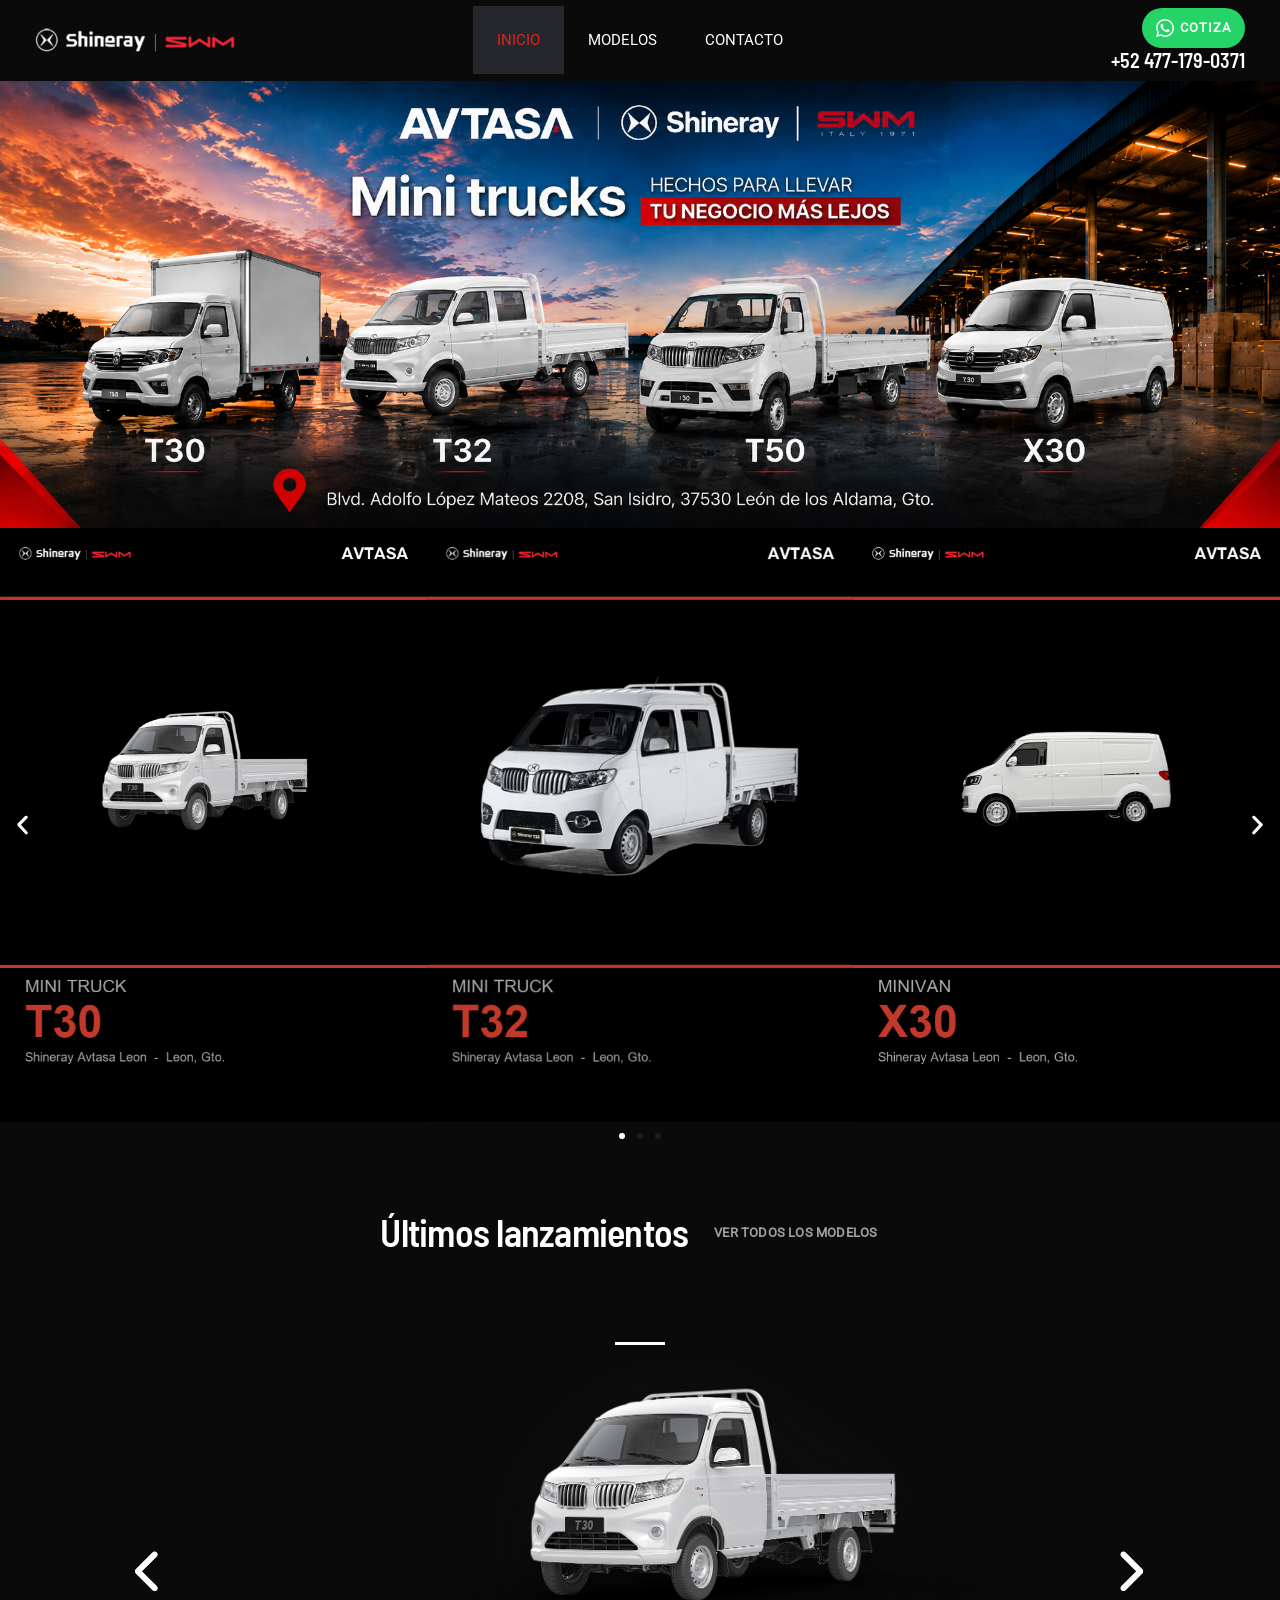
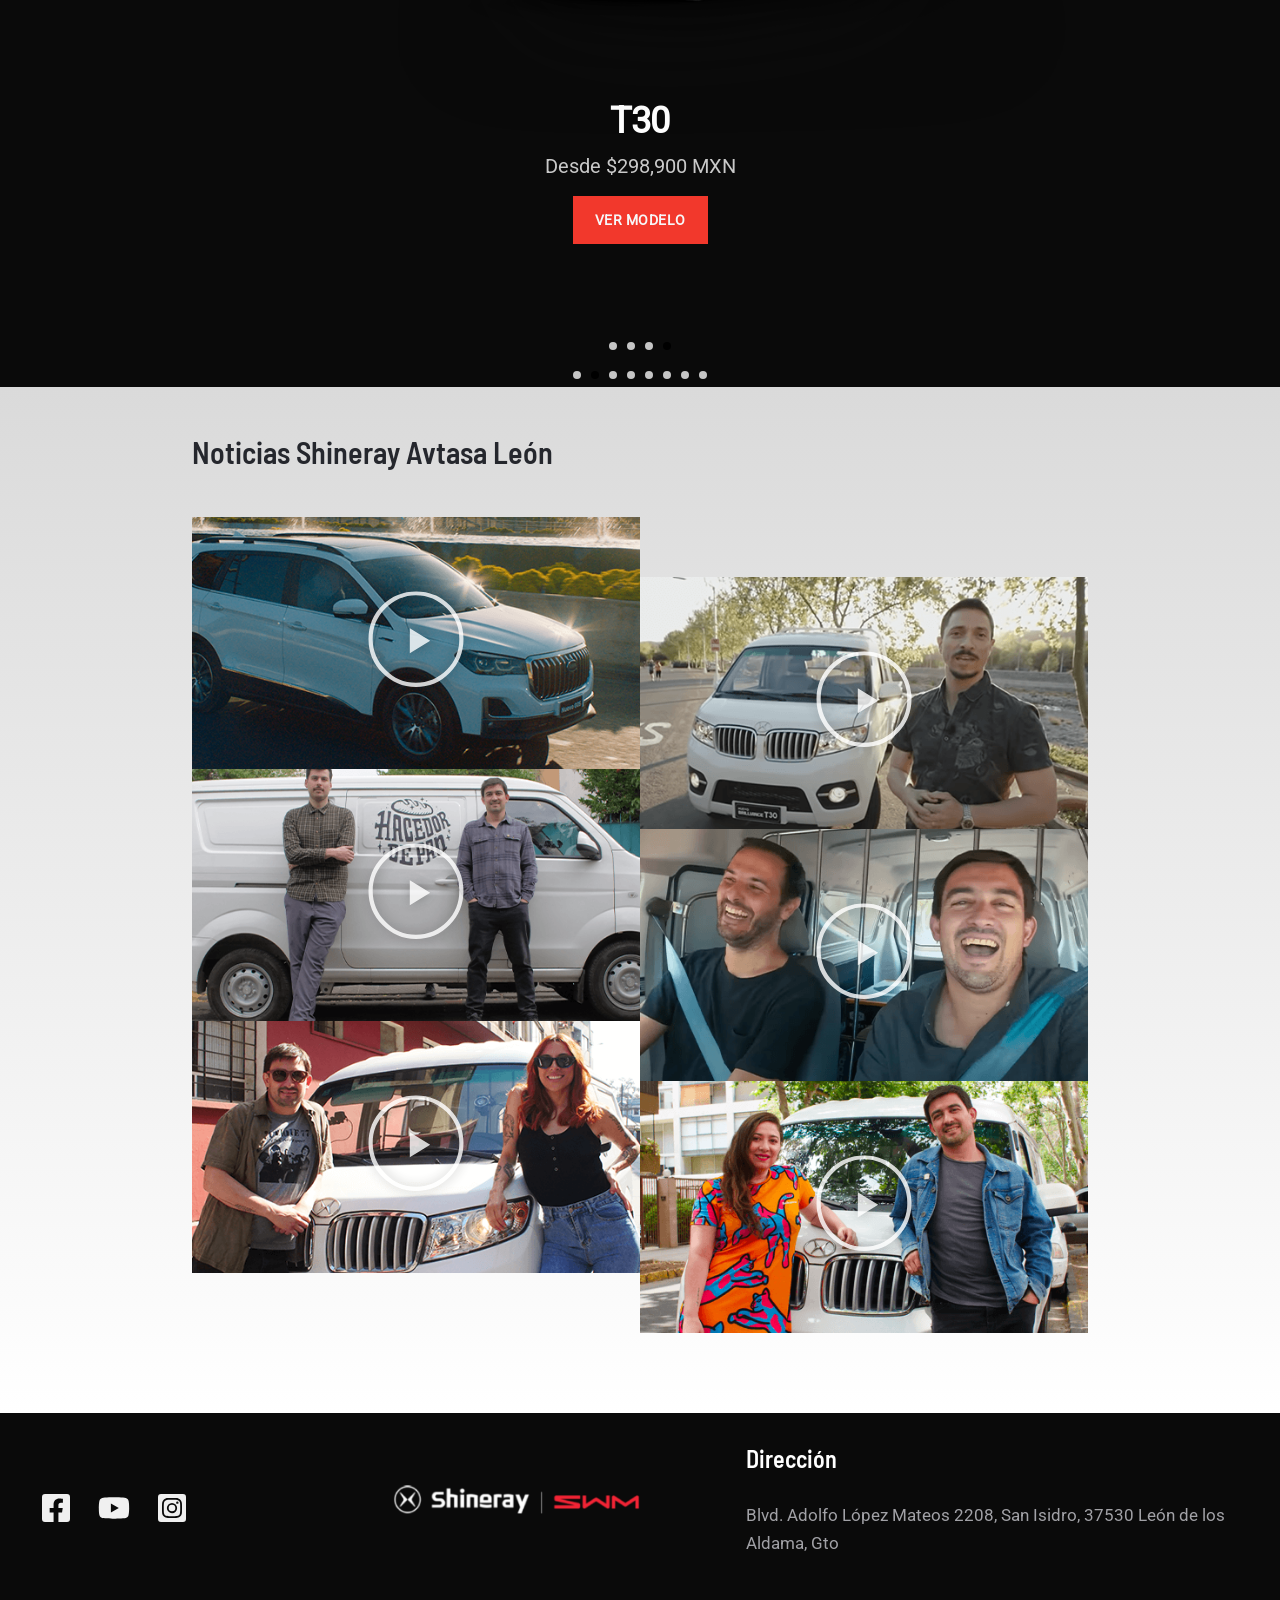
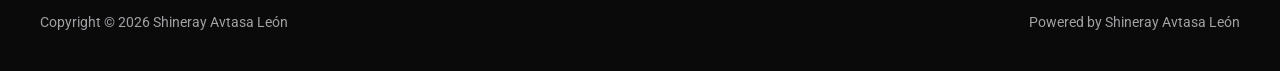
<file: index.html>
<!DOCTYPE html><html lang="es-MX"><head>
<meta charset="UTF-8">
<meta name="viewport" content="width=device-width, initial-scale=1">
	<link rel="profile" href="https://gmpg.org/xfn/11"> 
	<title>Shineray Avtasa León – Autos y vehículos comerciales</title>
<meta name="robots" content="max-image-preview:large">
	<style>img:is([sizes="auto" i], [sizes^="auto," i]) { contain-intrinsic-size: 3000px 1500px }</style>
	<link rel="alternate" type="application/rss+xml" title="Shineray Avtasa León » Feed" href="./feed/">
<link rel="alternate" type="application/rss+xml" title="Shineray Avtasa León » Comments Feed" href="./comments/feed/">
<script>
window._wpemojiSettings = {"baseUrl":"https:\/\/s.w.org\/images\/core\/emoji\/15.0.3\/72x72\/","ext":".png","svgUrl":"https:\/\/s.w.org\/images\/core\/emoji\/15.0.3\/svg\/","svgExt":".svg","source":{"concatemoji":"\/wp-includes\/js\/wp-emoji-release.min.js?ver=6.7.5"}};
/*! This file is auto-generated */
!function(i,n){var o,s,e;function c(e){try{var t={supportTests:e,timestamp:(new Date).valueOf()};sessionStorage.setItem(o,JSON.stringify(t))}catch(e){}}function p(e,t,n){e.clearRect(0,0,e.canvas.width,e.canvas.height),e.fillText(t,0,0);var t=new Uint32Array(e.getImageData(0,0,e.canvas.width,e.canvas.height).data),r=(e.clearRect(0,0,e.canvas.width,e.canvas.height),e.fillText(n,0,0),new Uint32Array(e.getImageData(0,0,e.canvas.width,e.canvas.height).data));return t.every(function(e,t){return e===r[t]})}function u(e,t,n){switch(t){case"flag":return n(e,"\ud83c\udff3\ufe0f\u200d\u26a7\ufe0f","\ud83c\udff3\ufe0f\u200b\u26a7\ufe0f")?!1:!n(e,"\ud83c\uddfa\ud83c\uddf3","\ud83c\uddfa\u200b\ud83c\uddf3")&&!n(e,"\ud83c\udff4\udb40\udc67\udb40\udc62\udb40\udc65\udb40\udc6e\udb40\udc67\udb40\udc7f","\ud83c\udff4\u200b\udb40\udc67\u200b\udb40\udc62\u200b\udb40\udc65\u200b\udb40\udc6e\u200b\udb40\udc67\u200b\udb40\udc7f");case"emoji":return!n(e,"\ud83d\udc26\u200d\u2b1b","\ud83d\udc26\u200b\u2b1b")}return!1}function f(e,t,n){var r="undefined"!=typeof WorkerGlobalScope&&self instanceof WorkerGlobalScope?new OffscreenCanvas(300,150):i.createElement("canvas"),a=r.getContext("2d",{willReadFrequently:!0}),o=(a.textBaseline="top",a.font="600 32px Arial",{});return e.forEach(function(e){o[e]=t(a,e,n)}),o}function t(e){var t=i.createElement("script");t.src=e,t.defer=!0,i.head.appendChild(t)}"undefined"!=typeof Promise&&(o="wpEmojiSettingsSupports",s=["flag","emoji"],n.supports={everything:!0,everythingExceptFlag:!0},e=new Promise(function(e){i.addEventListener("DOMContentLoaded",e,{once:!0})}),new Promise(function(t){var n=function(){try{var e=JSON.parse(sessionStorage.getItem(o));if("object"==typeof e&&"number"==typeof e.timestamp&&(new Date).valueOf()<e.timestamp+604800&&"object"==typeof e.supportTests)return e.supportTests}catch(e){}return null}();if(!n){if("undefined"!=typeof Worker&&"undefined"!=typeof OffscreenCanvas&&"undefined"!=typeof URL&&URL.createObjectURL&&"undefined"!=typeof Blob)try{var e="postMessage("+f.toString()+"("+[JSON.stringify(s),u.toString(),p.toString()].join(",")+"));",r=new Blob([e],{type:"text/javascript"}),a=new Worker(URL.createObjectURL(r),{name:"wpTestEmojiSupports"});return void(a.onmessage=function(e){c(n=e.data),a.terminate(),t(n)})}catch(e){}c(n=f(s,u,p))}t(n)}).then(function(e){for(var t in e)n.supports[t]=e[t],n.supports.everything=n.supports.everything&&n.supports[t],"flag"!==t&&(n.supports.everythingExceptFlag=n.supports.everythingExceptFlag&&n.supports[t]);n.supports.everythingExceptFlag=n.supports.everythingExceptFlag&&!n.supports.flag,n.DOMReady=!1,n.readyCallback=function(){n.DOMReady=!0}}).then(function(){return e}).then(function(){var e;n.supports.everything||(n.readyCallback(),(e=n.source||{}).concatemoji?t(e.concatemoji):e.wpemoji&&e.twemoji&&(t(e.twemoji),t(e.wpemoji)))}))}((window,document),window._wpemojiSettings);
</script>
<link rel="stylesheet" id="astra-theme-css-css" href="wp-content/themes/astra/assets/css/minified/main.min.css" media="all">
<style id="astra-theme-css-inline-css">
:root{--ast-post-nav-space:0;--ast-container-default-xlg-padding:6.67em;--ast-container-default-lg-padding:5.67em;--ast-container-default-slg-padding:4.34em;--ast-container-default-md-padding:3.34em;--ast-container-default-sm-padding:6.67em;--ast-container-default-xs-padding:2.4em;--ast-container-default-xxs-padding:1.4em;--ast-code-block-background:#EEEEEE;--ast-comment-inputs-background:#FAFAFA;--ast-normal-container-width:1200px;--ast-narrow-container-width:750px;--ast-blog-title-font-weight:normal;--ast-blog-meta-weight:inherit;--ast-global-color-primary:var(--ast-global-color-5);--ast-global-color-secondary:var(--ast-global-color-4);--ast-global-color-alternate-background:var(--ast-global-color-7);--ast-global-color-subtle-background:var(--ast-global-color-6);--ast-bg-style-guide:var( --ast-global-color-secondary,var(--ast-global-color-5) );--ast-shadow-style-guide:0px 0px 4px 0 #00000057;--ast-global-dark-bg-style:#fff;--ast-global-dark-lfs:#fbfbfb;--ast-widget-bg-color:#fafafa;--ast-wc-container-head-bg-color:#fbfbfb;--ast-title-layout-bg:#eeeeee;--ast-search-border-color:#e7e7e7;--ast-lifter-hover-bg:#e6e6e6;--ast-gallery-block-color:#000;--srfm-color-input-label:var(--ast-global-color-2);}html{font-size:106.25%;}a,.page-title{color:var(--ast-global-color-2);}a:hover,a:focus{color:var(--ast-global-color-1);}body,button,input,select,textarea,.ast-button,.ast-custom-button{font-family:'Roboto',sans-serif;font-weight:400;font-size:17px;font-size:1rem;line-height:var(--ast-body-line-height,1.65em);}blockquote{color:var(--ast-global-color-3);}p,.entry-content p{margin-bottom:1em;}h1,h2,h3,h4,h5,h6,.entry-content :where(h1,h2,h3,h4,h5,h6),.site-title,.site-title a{font-family:'Barlow Semi Condensed',sans-serif;font-weight:600;line-height:1em;}.site-title{font-size:35px;font-size:2.0588235294118rem;display:none;}header .custom-logo-link img{max-width:200px;width:200px;}.astra-logo-svg{width:200px;}.site-header .site-description{font-size:15px;font-size:0.88235294117647rem;display:none;}.entry-title{font-size:26px;font-size:1.5294117647059rem;}.archive .ast-article-post .ast-article-inner,.blog .ast-article-post .ast-article-inner,.archive .ast-article-post .ast-article-inner:hover,.blog .ast-article-post .ast-article-inner:hover{overflow:hidden;}h1,.entry-content :where(h1){font-size:48px;font-size:2.8235294117647rem;font-family:'Barlow Semi Condensed',sans-serif;line-height:1em;}h2,.entry-content :where(h2){font-size:38px;font-size:2.2352941176471rem;font-family:'Barlow Semi Condensed',sans-serif;line-height:1em;}h3,.entry-content :where(h3){font-size:30px;font-size:1.7647058823529rem;font-family:'Barlow Semi Condensed',sans-serif;line-height:1em;}h4,.entry-content :where(h4){font-size:24px;font-size:1.4117647058824rem;line-height:1.2em;font-family:'Barlow Semi Condensed',sans-serif;}h5,.entry-content :where(h5){font-size:20px;font-size:1.1764705882353rem;line-height:1.2em;font-family:'Barlow Semi Condensed',sans-serif;}h6,.entry-content :where(h6){font-size:17px;font-size:1rem;line-height:1.25em;font-family:'Barlow Semi Condensed',sans-serif;}::selection{background-color:var(--ast-global-color-0);color:#ffffff;}body,h1,h2,h3,h4,h5,h6,.entry-title a,.entry-content :where(h1,h2,h3,h4,h5,h6){color:var(--ast-global-color-3);}.tagcloud a:hover,.tagcloud a:focus,.tagcloud a.current-item{color:#ffffff;border-color:var(--ast-global-color-2);background-color:var(--ast-global-color-2);}input:focus,input[type="text"]:focus,input[type="email"]:focus,input[type="url"]:focus,input[type="password"]:focus,input[type="reset"]:focus,input[type="search"]:focus,textarea:focus{border-color:var(--ast-global-color-2);}input[type="radio"]:checked,input[type=reset],input[type="checkbox"]:checked,input[type="checkbox"]:hover:checked,input[type="checkbox"]:focus:checked,input[type=range]::-webkit-slider-thumb{border-color:var(--ast-global-color-2);background-color:var(--ast-global-color-2);box-shadow:none;}.site-footer a:hover + .post-count,.site-footer a:focus + .post-count{background:var(--ast-global-color-2);border-color:var(--ast-global-color-2);}.single .nav-links .nav-previous,.single .nav-links .nav-next{color:var(--ast-global-color-2);}.entry-meta,.entry-meta *{line-height:1.45;color:var(--ast-global-color-2);}.entry-meta a:not(.ast-button):hover,.entry-meta a:not(.ast-button):hover *,.entry-meta a:not(.ast-button):focus,.entry-meta a:not(.ast-button):focus *,.page-links > .page-link,.page-links .page-link:hover,.post-navigation a:hover{color:var(--ast-global-color-1);}#cat option,.secondary .calendar_wrap thead a,.secondary .calendar_wrap thead a:visited{color:var(--ast-global-color-2);}.secondary .calendar_wrap #today,.ast-progress-val span{background:var(--ast-global-color-2);}.secondary a:hover + .post-count,.secondary a:focus + .post-count{background:var(--ast-global-color-2);border-color:var(--ast-global-color-2);}.calendar_wrap #today > a{color:#ffffff;}.page-links .page-link,.single .post-navigation a{color:var(--ast-global-color-2);}.ast-search-menu-icon .search-form button.search-submit{padding:0 4px;}.ast-search-menu-icon form.search-form{padding-right:0;}.ast-header-search .ast-search-menu-icon.ast-dropdown-active .search-form,.ast-header-search .ast-search-menu-icon.ast-dropdown-active .search-field:focus{transition:all 0.2s;}.search-form input.search-field:focus{outline:none;}.ast-mobile-header-content .ast-builder-layout-element:not(.ast-builder-menu):not(.ast-header-divider-element),.ast-mobile-popup-content .ast-builder-layout-element:not(.ast-builder-menu):not(.ast-header-divider-element){padding:15px 20px;}.wp-block-latest-posts > li > a{color:var(--ast-global-color-2);}.widget-title,.widget .wp-block-heading{font-size:24px;font-size:1.4117647058824rem;color:var(--ast-global-color-3);}.ast-search-menu-icon.slide-search a:focus-visible:focus-visible,.astra-search-icon:focus-visible,#close:focus-visible,a:focus-visible,.ast-menu-toggle:focus-visible,.site .skip-link:focus-visible,.wp-block-loginout input:focus-visible,.wp-block-search.wp-block-search__button-inside .wp-block-search__inside-wrapper,.ast-header-navigation-arrow:focus-visible,.ast-orders-table__row .ast-orders-table__cell:focus-visible,a#ast-apply-coupon:focus-visible,#ast-apply-coupon:focus-visible,#close:focus-visible,.button.search-submit:focus-visible,#search_submit:focus,.normal-search:focus-visible,.ast-header-account-wrap:focus-visible,.astra-cart-drawer-close:focus,.ast-single-variation:focus,.ast-button:focus,.ast-builder-button-wrap:has(.ast-custom-button-link:focus),.ast-builder-button-wrap .ast-custom-button-link:focus{outline-style:dotted;outline-color:inherit;outline-width:thin;}input:focus,input[type="text"]:focus,input[type="email"]:focus,input[type="url"]:focus,input[type="password"]:focus,input[type="reset"]:focus,input[type="search"]:focus,input[type="number"]:focus,textarea:focus,.wp-block-search__input:focus,[data-section="section-header-mobile-trigger"] .ast-button-wrap .ast-mobile-menu-trigger-minimal:focus,.ast-mobile-popup-drawer.active .menu-toggle-close:focus,#ast-scroll-top:focus,#coupon_code:focus,#ast-coupon-code:focus{border-style:dotted;border-color:inherit;border-width:thin;}input{outline:none;}.ast-logo-title-inline .site-logo-img{padding-right:1em;}.site-logo-img img{ transition:all 0.2s linear;}body .ast-oembed-container *{position:absolute;top:0;width:100%;height:100%;left:0;}body .wp-block-embed-pocket-casts .ast-oembed-container *{position:unset;}.ast-single-post-featured-section + article {margin-top: 2em;}.site-content .ast-single-post-featured-section img {width: 100%;overflow: hidden;object-fit: cover;}.site > .ast-single-related-posts-container {margin-top: 0;}@media (min-width: 922px) {.ast-desktop .ast-container--narrow {max-width: var(--ast-narrow-container-width);margin: 0 auto;}}.ast-page-builder-template .hentry {margin: 0;}.ast-page-builder-template .site-content > .ast-container {max-width: 100%;padding: 0;}.ast-page-builder-template .site .site-content #primary {padding: 0;margin: 0;}.ast-page-builder-template .no-results {text-align: center;margin: 4em auto;}.ast-page-builder-template .ast-pagination {padding: 2em;}.ast-page-builder-template .entry-header.ast-no-title.ast-no-thumbnail {margin-top: 0;}.ast-page-builder-template .entry-header.ast-header-without-markup {margin-top: 0;margin-bottom: 0;}.ast-page-builder-template .entry-header.ast-no-title.ast-no-meta {margin-bottom: 0;}.ast-page-builder-template.single .post-navigation {padding-bottom: 2em;}.ast-page-builder-template.single-post .site-content > .ast-container {max-width: 100%;}.ast-page-builder-template .entry-header {margin-top: 4em;margin-left: auto;margin-right: auto;padding-left: 20px;padding-right: 20px;}.single.ast-page-builder-template .entry-header {padding-left: 20px;padding-right: 20px;}.ast-page-builder-template .ast-archive-description {margin: 4em auto 0;padding-left: 20px;padding-right: 20px;}.ast-page-builder-template.ast-no-sidebar .entry-content .alignwide {margin-left: 0;margin-right: 0;}@media (max-width:921.9px){#ast-desktop-header{display:none;}}@media (min-width:922px){#ast-mobile-header{display:none;}}.wp-block-buttons.aligncenter{justify-content:center;}@media (max-width:921px){.ast-theme-transparent-header #primary,.ast-theme-transparent-header #secondary{padding:0;}}@media (max-width:921px){.ast-plain-container.ast-no-sidebar #primary{padding:0;}}.ast-plain-container.ast-no-sidebar #primary{margin-top:0;margin-bottom:0;}.wp-block-button.is-style-outline .wp-block-button__link{border-color:#f2382c;border-top-width:2px;border-right-width:2px;border-bottom-width:2px;border-left-width:2px;}div.wp-block-button.is-style-outline > .wp-block-button__link:not(.has-text-color),div.wp-block-button.wp-block-button__link.is-style-outline:not(.has-text-color){color:#f2382c;}.wp-block-button.is-style-outline .wp-block-button__link:hover,.wp-block-buttons .wp-block-button.is-style-outline .wp-block-button__link:focus,.wp-block-buttons .wp-block-button.is-style-outline > .wp-block-button__link:not(.has-text-color):hover,.wp-block-buttons .wp-block-button.wp-block-button__link.is-style-outline:not(.has-text-color):hover{color:#fffcfc;background-color:rgba(150,51,53,0.71);border-color:#f2382c;}.post-page-numbers.current .page-link,.ast-pagination .page-numbers.current{color:#ffffff;border-color:var(--ast-global-color-0);background-color:var(--ast-global-color-0);}.wp-block-buttons .wp-block-button.is-style-outline .wp-block-button__link.wp-element-button,.ast-outline-button,.wp-block-uagb-buttons-child .uagb-buttons-repeater.ast-outline-button{border-color:var(--ast-global-color-0);border-top-width:2px;border-right-width:2px;border-bottom-width:2px;border-left-width:2px;font-family:inherit;font-weight:700;font-size:13px;font-size:0.76470588235294rem;line-height:1em;border-top-left-radius:0px;border-top-right-radius:0px;border-bottom-right-radius:0px;border-bottom-left-radius:0px;}.wp-block-buttons .wp-block-button.is-style-outline > .wp-block-button__link:not(.has-text-color),.wp-block-buttons .wp-block-button.wp-block-button__link.is-style-outline:not(.has-text-color),.ast-outline-button{color:#f2382c;}.wp-block-button.is-style-outline .wp-block-button__link:hover,.wp-block-buttons .wp-block-button.is-style-outline .wp-block-button__link:focus,.wp-block-buttons .wp-block-button.is-style-outline > .wp-block-button__link:not(.has-text-color):hover,.wp-block-buttons .wp-block-button.wp-block-button__link.is-style-outline:not(.has-text-color):hover,.ast-outline-button:hover,.ast-outline-button:focus,.wp-block-uagb-buttons-child .uagb-buttons-repeater.ast-outline-button:hover,.wp-block-uagb-buttons-child .uagb-buttons-repeater.ast-outline-button:focus{color:#fffcfc;background-color:var(--ast-global-color-0);border-color:var(--ast-global-color-0);}.wp-block-button .wp-block-button__link.wp-element-button.is-style-outline:not(.has-background),.wp-block-button.is-style-outline>.wp-block-button__link.wp-element-button:not(.has-background),.ast-outline-button{background-color:rgba(242,57,44,0);}.entry-content[data-ast-blocks-layout] > figure{margin-bottom:1em;}@media (max-width:921px){.ast-left-sidebar #content > .ast-container{display:flex;flex-direction:column-reverse;width:100%;}.ast-separate-container .ast-article-post,.ast-separate-container .ast-article-single{padding:1.5em 2.14em;}.ast-author-box img.avatar{margin:20px 0 0 0;}}@media (min-width:922px){.ast-separate-container.ast-right-sidebar #primary,.ast-separate-container.ast-left-sidebar #primary{border:0;}.search-no-results.ast-separate-container #primary{margin-bottom:4em;}}.elementor-widget-button .elementor-button{border-style:solid;text-decoration:none;border-top-width:2px;border-right-width:2px;border-left-width:2px;border-bottom-width:2px;}body .elementor-button.elementor-size-sm,body .elementor-button.elementor-size-xs,body .elementor-button.elementor-size-md,body .elementor-button.elementor-size-lg,body .elementor-button.elementor-size-xl,body .elementor-button{border-top-left-radius:0px;border-top-right-radius:0px;border-bottom-right-radius:0px;border-bottom-left-radius:0px;padding-top:14px;padding-right:22px;padding-bottom:14px;padding-left:22px;}@media (max-width:921px){.elementor-widget-button .elementor-button.elementor-size-sm,.elementor-widget-button .elementor-button.elementor-size-xs,.elementor-widget-button .elementor-button.elementor-size-md,.elementor-widget-button .elementor-button.elementor-size-lg,.elementor-widget-button .elementor-button.elementor-size-xl,.elementor-widget-button .elementor-button{padding-top:14px;padding-right:20px;padding-bottom:14px;padding-left:20px;}}@media (max-width:544px){.elementor-widget-button .elementor-button.elementor-size-sm,.elementor-widget-button .elementor-button.elementor-size-xs,.elementor-widget-button .elementor-button.elementor-size-md,.elementor-widget-button .elementor-button.elementor-size-lg,.elementor-widget-button .elementor-button.elementor-size-xl,.elementor-widget-button .elementor-button{padding-top:12px;padding-right:20px;padding-bottom:12px;padding-left:20px;}}.elementor-widget-button .elementor-button{border-color:#f2382c;background-color:rgba(242,57,44,0);}.elementor-widget-button .elementor-button:hover,.elementor-widget-button .elementor-button:focus{color:#fffcfc;background-color:rgba(150,51,53,0.71);border-color:#f2382c;}.wp-block-button .wp-block-button__link ,.elementor-widget-button .elementor-button,.elementor-widget-button .elementor-button:visited{color:#f2382c;}.elementor-widget-button .elementor-button{font-weight:700;font-size:13px;font-size:0.76470588235294rem;line-height:1em;text-transform:uppercase;letter-spacing:2px;}body .elementor-button.elementor-size-sm,body .elementor-button.elementor-size-xs,body .elementor-button.elementor-size-md,body .elementor-button.elementor-size-lg,body .elementor-button.elementor-size-xl,body .elementor-button{font-size:13px;font-size:0.76470588235294rem;}.wp-block-button .wp-block-button__link:hover,.wp-block-button .wp-block-button__link:focus{color:#fffcfc;background-color:rgba(150,51,53,0.71);border-color:#f2382c;}.elementor-widget-heading h1.elementor-heading-title{line-height:1em;}.elementor-widget-heading h2.elementor-heading-title{line-height:1em;}.elementor-widget-heading h3.elementor-heading-title{line-height:1em;}.elementor-widget-heading h4.elementor-heading-title{line-height:1.2em;}.elementor-widget-heading h5.elementor-heading-title{line-height:1.2em;}.elementor-widget-heading h6.elementor-heading-title{line-height:1.25em;}.wp-block-button .wp-block-button__link,.wp-block-search .wp-block-search__button,body .wp-block-file .wp-block-file__button{border-style:solid;border-top-width:2px;border-right-width:2px;border-left-width:2px;border-bottom-width:2px;border-color:#f2382c;background-color:rgba(242,57,44,0);color:#f2382c;font-family:inherit;font-weight:700;line-height:1em;text-transform:uppercase;letter-spacing:2px;font-size:13px;font-size:0.76470588235294rem;border-top-left-radius:0px;border-top-right-radius:0px;border-bottom-right-radius:0px;border-bottom-left-radius:0px;padding-top:14px;padding-right:22px;padding-bottom:14px;padding-left:22px;}@media (max-width:921px){.wp-block-button .wp-block-button__link,.wp-block-search .wp-block-search__button,body .wp-block-file .wp-block-file__button{padding-top:14px;padding-right:20px;padding-bottom:14px;padding-left:20px;}}@media (max-width:544px){.wp-block-button .wp-block-button__link,.wp-block-search .wp-block-search__button,body .wp-block-file .wp-block-file__button{padding-top:12px;padding-right:20px;padding-bottom:12px;padding-left:20px;}}.menu-toggle,button,.ast-button,.ast-custom-button,.button,input#submit,input[type="button"],input[type="submit"],input[type="reset"],form[CLASS*="wp-block-search__"].wp-block-search .wp-block-search__inside-wrapper .wp-block-search__button,body .wp-block-file .wp-block-file__button{border-style:solid;border-top-width:2px;border-right-width:2px;border-left-width:2px;border-bottom-width:2px;color:#f2382c;border-color:#f2382c;background-color:rgba(242,57,44,0);padding-top:14px;padding-right:22px;padding-bottom:14px;padding-left:22px;font-family:inherit;font-weight:700;font-size:13px;font-size:0.76470588235294rem;line-height:1em;text-transform:uppercase;letter-spacing:2px;border-top-left-radius:0px;border-top-right-radius:0px;border-bottom-right-radius:0px;border-bottom-left-radius:0px;}button:focus,.menu-toggle:hover,button:hover,.ast-button:hover,.ast-custom-button:hover .button:hover,.ast-custom-button:hover ,input[type=reset]:hover,input[type=reset]:focus,input#submit:hover,input#submit:focus,input[type="button"]:hover,input[type="button"]:focus,input[type="submit"]:hover,input[type="submit"]:focus,form[CLASS*="wp-block-search__"].wp-block-search .wp-block-search__inside-wrapper .wp-block-search__button:hover,form[CLASS*="wp-block-search__"].wp-block-search .wp-block-search__inside-wrapper .wp-block-search__button:focus,body .wp-block-file .wp-block-file__button:hover,body .wp-block-file .wp-block-file__button:focus{color:#fffcfc;background-color:rgba(150,51,53,0.71);border-color:#f2382c;}@media (max-width:921px){.menu-toggle,button,.ast-button,.ast-custom-button,.button,input#submit,input[type="button"],input[type="submit"],input[type="reset"],form[CLASS*="wp-block-search__"].wp-block-search .wp-block-search__inside-wrapper .wp-block-search__button,body .wp-block-file .wp-block-file__button{padding-top:14px;padding-right:20px;padding-bottom:14px;padding-left:20px;}}@media (max-width:544px){.menu-toggle,button,.ast-button,.ast-custom-button,.button,input#submit,input[type="button"],input[type="submit"],input[type="reset"],form[CLASS*="wp-block-search__"].wp-block-search .wp-block-search__inside-wrapper .wp-block-search__button,body .wp-block-file .wp-block-file__button{padding-top:12px;padding-right:20px;padding-bottom:12px;padding-left:20px;}}@media (max-width:921px){.ast-mobile-header-stack .main-header-bar .ast-search-menu-icon{display:inline-block;}.ast-header-break-point.ast-header-custom-item-outside .ast-mobile-header-stack .main-header-bar .ast-search-icon{margin:0;}.ast-comment-avatar-wrap img{max-width:2.5em;}.ast-comment-meta{padding:0 1.8888em 1.3333em;}.ast-separate-container .ast-comment-list li.depth-1{padding:1.5em 2.14em;}.ast-separate-container .comment-respond{padding:2em 2.14em;}}@media (min-width:544px){.ast-container{max-width:100%;}}@media (max-width:544px){.ast-separate-container .ast-article-post,.ast-separate-container .ast-article-single,.ast-separate-container .comments-title,.ast-separate-container .ast-archive-description{padding:1.5em 1em;}.ast-separate-container #content .ast-container{padding-left:0.54em;padding-right:0.54em;}.ast-separate-container .ast-comment-list .bypostauthor{padding:.5em;}.ast-search-menu-icon.ast-dropdown-active .search-field{width:170px;}} #ast-mobile-header .ast-site-header-cart-li a{pointer-events:none;}body,.ast-separate-container{background-color:var(--ast-global-color-4);background-image:none;}@media (max-width:921px){.widget-title{font-size:24px;font-size:1.4117647058824rem;}body,button,input,select,textarea,.ast-button,.ast-custom-button{font-size:17px;font-size:1rem;}#secondary,#secondary button,#secondary input,#secondary select,#secondary textarea{font-size:17px;font-size:1rem;}.site-title{display:none;}.site-header .site-description{display:none;}h1,.entry-content :where(h1){font-size:40px;}h2,.entry-content :where(h2){font-size:32px;}h3,.entry-content :where(h3){font-size:26px;}h4,.entry-content :where(h4){font-size:20px;font-size:1.1764705882353rem;}h5,.entry-content :where(h5){font-size:17px;font-size:1rem;}h6,.entry-content :where(h6){font-size:15px;font-size:0.88235294117647rem;}.astra-logo-svg{width:144px;}header .custom-logo-link img,.ast-header-break-point .site-logo-img .custom-mobile-logo-link img{max-width:144px;width:144px;}}@media (max-width:544px){.widget-title{font-size:24px;font-size:1.4117647058824rem;}body,button,input,select,textarea,.ast-button,.ast-custom-button{font-size:17px;font-size:1rem;}#secondary,#secondary button,#secondary input,#secondary select,#secondary textarea{font-size:17px;font-size:1rem;}.site-title{display:none;}.site-header .site-description{display:none;}h1,.entry-content :where(h1){font-size:32px;}h2,.entry-content :where(h2){font-size:25px;}h3,.entry-content :where(h3){font-size:22px;}h4,.entry-content :where(h4){font-size:18px;font-size:1.0588235294118rem;}h5,.entry-content :where(h5){font-size:15px;font-size:0.88235294117647rem;}h6,.entry-content :where(h6){font-size:13px;font-size:0.76470588235294rem;}header .custom-logo-link img,.ast-header-break-point .site-branding img,.ast-header-break-point .custom-logo-link img{max-width:162px;width:162px;}.astra-logo-svg{width:162px;}.ast-header-break-point .site-logo-img .custom-mobile-logo-link img{max-width:162px;}}@media (max-width:544px){html{font-size:106.25%;}}@media (min-width:922px){.ast-container{max-width:1240px;}}@media (min-width:922px){.site-content .ast-container{display:flex;}}@media (max-width:921px){.site-content .ast-container{flex-direction:column;}}@media (min-width:922px){.main-header-menu .sub-menu .menu-item.ast-left-align-sub-menu:hover > .sub-menu,.main-header-menu .sub-menu .menu-item.ast-left-align-sub-menu.focus > .sub-menu{margin-left:-0px;}}.site .comments-area{padding-bottom:3em;}.footer-widget-area[data-section^="section-fb-html-"] .ast-builder-html-element{text-align:center;}.wp-block-file {display: flex;align-items: center;flex-wrap: wrap;justify-content: space-between;}.wp-block-pullquote {border: none;}.wp-block-pullquote blockquote::before {content: "\201D";font-family: "Helvetica",sans-serif;display: flex;transform: rotate( 180deg );font-size: 6rem;font-style: normal;line-height: 1;font-weight: bold;align-items: center;justify-content: center;}.has-text-align-right > blockquote::before {justify-content: flex-start;}.has-text-align-left > blockquote::before {justify-content: flex-end;}figure.wp-block-pullquote.is-style-solid-color blockquote {max-width: 100%;text-align: inherit;}:root {--wp--custom--ast-default-block-top-padding: 3em;--wp--custom--ast-default-block-right-padding: 3em;--wp--custom--ast-default-block-bottom-padding: 3em;--wp--custom--ast-default-block-left-padding: 3em;--wp--custom--ast-container-width: 1200px;--wp--custom--ast-content-width-size: 1200px;--wp--custom--ast-wide-width-size: calc(1200px + var(--wp--custom--ast-default-block-left-padding) + var(--wp--custom--ast-default-block-right-padding));}.ast-narrow-container {--wp--custom--ast-content-width-size: 750px;--wp--custom--ast-wide-width-size: 750px;}@media(max-width: 921px) {:root {--wp--custom--ast-default-block-top-padding: 3em;--wp--custom--ast-default-block-right-padding: 2em;--wp--custom--ast-default-block-bottom-padding: 3em;--wp--custom--ast-default-block-left-padding: 2em;}}@media(max-width: 544px) {:root {--wp--custom--ast-default-block-top-padding: 3em;--wp--custom--ast-default-block-right-padding: 1.5em;--wp--custom--ast-default-block-bottom-padding: 3em;--wp--custom--ast-default-block-left-padding: 1.5em;}}.entry-content > .wp-block-group,.entry-content > .wp-block-cover,.entry-content > .wp-block-columns {padding-top: var(--wp--custom--ast-default-block-top-padding);padding-right: var(--wp--custom--ast-default-block-right-padding);padding-bottom: var(--wp--custom--ast-default-block-bottom-padding);padding-left: var(--wp--custom--ast-default-block-left-padding);}.ast-plain-container.ast-no-sidebar .entry-content > .alignfull,.ast-page-builder-template .ast-no-sidebar .entry-content > .alignfull {margin-left: calc( -50vw + 50%);margin-right: calc( -50vw + 50%);max-width: 100vw;width: 100vw;}.ast-plain-container.ast-no-sidebar .entry-content .alignfull .alignfull,.ast-page-builder-template.ast-no-sidebar .entry-content .alignfull .alignfull,.ast-plain-container.ast-no-sidebar .entry-content .alignfull .alignwide,.ast-page-builder-template.ast-no-sidebar .entry-content .alignfull .alignwide,.ast-plain-container.ast-no-sidebar .entry-content .alignwide .alignfull,.ast-page-builder-template.ast-no-sidebar .entry-content .alignwide .alignfull,.ast-plain-container.ast-no-sidebar .entry-content .alignwide .alignwide,.ast-page-builder-template.ast-no-sidebar .entry-content .alignwide .alignwide,.ast-plain-container.ast-no-sidebar .entry-content .wp-block-column .alignfull,.ast-page-builder-template.ast-no-sidebar .entry-content .wp-block-column .alignfull,.ast-plain-container.ast-no-sidebar .entry-content .wp-block-column .alignwide,.ast-page-builder-template.ast-no-sidebar .entry-content .wp-block-column .alignwide {margin-left: auto;margin-right: auto;width: 100%;}[data-ast-blocks-layout] .wp-block-separator:not(.is-style-dots) {height: 0;}[data-ast-blocks-layout] .wp-block-separator {margin: 20px auto;}[data-ast-blocks-layout] .wp-block-separator:not(.is-style-wide):not(.is-style-dots) {max-width: 100px;}[data-ast-blocks-layout] .wp-block-separator.has-background {padding: 0;}.entry-content[data-ast-blocks-layout] > * {max-width: var(--wp--custom--ast-content-width-size);margin-left: auto;margin-right: auto;}.entry-content[data-ast-blocks-layout] > .alignwide {max-width: var(--wp--custom--ast-wide-width-size);}.entry-content[data-ast-blocks-layout] .alignfull {max-width: none;}.entry-content .wp-block-columns {margin-bottom: 0;}blockquote {margin: 1.5em;border-color: rgba(0,0,0,0.05);}.wp-block-quote:not(.has-text-align-right):not(.has-text-align-center) {border-left: 5px solid rgba(0,0,0,0.05);}.has-text-align-right > blockquote,blockquote.has-text-align-right {border-right: 5px solid rgba(0,0,0,0.05);}.has-text-align-left > blockquote,blockquote.has-text-align-left {border-left: 5px solid rgba(0,0,0,0.05);}.wp-block-site-tagline,.wp-block-latest-posts .read-more {margin-top: 15px;}.wp-block-loginout p label {display: block;}.wp-block-loginout p:not(.login-remember):not(.login-submit) input {width: 100%;}.wp-block-loginout input:focus {border-color: transparent;}.wp-block-loginout input:focus {outline: thin dotted;}.entry-content .wp-block-media-text .wp-block-media-text__content {padding: 0 0 0 8%;}.entry-content .wp-block-media-text.has-media-on-the-right .wp-block-media-text__content {padding: 0 8% 0 0;}.entry-content .wp-block-media-text.has-background .wp-block-media-text__content {padding: 8%;}.entry-content .wp-block-cover:not([class*="background-color"]):not(.has-text-color.has-link-color) .wp-block-cover__inner-container,.entry-content .wp-block-cover:not([class*="background-color"]) .wp-block-cover-image-text,.entry-content .wp-block-cover:not([class*="background-color"]) .wp-block-cover-text,.entry-content .wp-block-cover-image:not([class*="background-color"]) .wp-block-cover__inner-container,.entry-content .wp-block-cover-image:not([class*="background-color"]) .wp-block-cover-image-text,.entry-content .wp-block-cover-image:not([class*="background-color"]) .wp-block-cover-text {color: var(--ast-global-color-primary,var(--ast-global-color-5));}.wp-block-loginout .login-remember input {width: 1.1rem;height: 1.1rem;margin: 0 5px 4px 0;vertical-align: middle;}.wp-block-latest-posts > li > *:first-child,.wp-block-latest-posts:not(.is-grid) > li:first-child {margin-top: 0;}.entry-content > .wp-block-buttons,.entry-content > .wp-block-uagb-buttons {margin-bottom: 1.5em;}.wp-block-search__inside-wrapper .wp-block-search__input {padding: 0 10px;color: var(--ast-global-color-3);background: var(--ast-global-color-primary,var(--ast-global-color-5));border-color: var(--ast-border-color);}.wp-block-latest-posts .read-more {margin-bottom: 1.5em;}.wp-block-search__no-button .wp-block-search__inside-wrapper .wp-block-search__input {padding-top: 5px;padding-bottom: 5px;}.wp-block-latest-posts .wp-block-latest-posts__post-date,.wp-block-latest-posts .wp-block-latest-posts__post-author {font-size: 1rem;}.wp-block-latest-posts > li > *,.wp-block-latest-posts:not(.is-grid) > li {margin-top: 12px;margin-bottom: 12px;}.ast-page-builder-template .entry-content[data-ast-blocks-layout] > .alignwide:where(:not(.uagb-is-root-container):not(.spectra-is-root-container)) > * {max-width: var(--wp--custom--ast-wide-width-size);}.ast-page-builder-template .entry-content[data-ast-blocks-layout] > .inherit-container-width > *,.ast-page-builder-template .entry-content[data-ast-blocks-layout] > *:not(.wp-block-group):where(:not(.uagb-is-root-container):not(.spectra-is-root-container)) > *,.entry-content[data-ast-blocks-layout] > .wp-block-cover .wp-block-cover__inner-container {max-width: var(--wp--custom--ast-content-width-size) ;margin-left: auto;margin-right: auto;}.ast-page-builder-template .entry-content[data-ast-blocks-layout] > *,.ast-page-builder-template .entry-content[data-ast-blocks-layout] > .alignfull:where(:not(.wp-block-group):not(.uagb-is-root-container):not(.spectra-is-root-container)) > * {max-width: none;}.entry-content[data-ast-blocks-layout] .wp-block-cover:not(.alignleft):not(.alignright) {width: auto;}@media(max-width: 1200px) {.ast-separate-container .entry-content > .alignfull,.ast-separate-container .entry-content[data-ast-blocks-layout] > .alignwide,.ast-plain-container .entry-content[data-ast-blocks-layout] > .alignwide,.ast-plain-container .entry-content .alignfull {margin-left: calc(-1 * min(var(--ast-container-default-xlg-padding),20px)) ;margin-right: calc(-1 * min(var(--ast-container-default-xlg-padding),20px));}}@media(min-width: 1201px) {.ast-separate-container .entry-content > .alignfull {margin-left: calc(-1 * var(--ast-container-default-xlg-padding) );margin-right: calc(-1 * var(--ast-container-default-xlg-padding) );}.ast-separate-container .entry-content[data-ast-blocks-layout] > .alignwide,.ast-plain-container .entry-content[data-ast-blocks-layout] > .alignwide {margin-left: calc(-1 * var(--wp--custom--ast-default-block-left-padding) );margin-right: calc(-1 * var(--wp--custom--ast-default-block-right-padding) );}}@media(min-width: 921px) {.ast-separate-container .entry-content .wp-block-group.alignwide:not(.inherit-container-width) > :where(:not(.alignleft):not(.alignright)),.ast-plain-container .entry-content .wp-block-group.alignwide:not(.inherit-container-width) > :where(:not(.alignleft):not(.alignright)) {max-width: calc( var(--wp--custom--ast-content-width-size) + 80px );}.ast-plain-container.ast-right-sidebar .entry-content[data-ast-blocks-layout] .alignfull,.ast-plain-container.ast-left-sidebar .entry-content[data-ast-blocks-layout] .alignfull {margin-left: -60px;margin-right: -60px;}}@media(min-width: 544px) {.entry-content > .alignleft {margin-right: 20px;}.entry-content > .alignright {margin-left: 20px;}}@media (max-width:544px){.wp-block-columns .wp-block-column:not(:last-child){margin-bottom:20px;}.wp-block-latest-posts{margin:0;}}@media( max-width: 600px ) {.entry-content .wp-block-media-text .wp-block-media-text__content,.entry-content .wp-block-media-text.has-media-on-the-right .wp-block-media-text__content {padding: 8% 0 0;}.entry-content .wp-block-media-text.has-background .wp-block-media-text__content {padding: 8%;}}.ast-page-builder-template .entry-header {padding-left: 0;}.ast-narrow-container .site-content .wp-block-uagb-image--align-full .wp-block-uagb-image__figure {max-width: 100%;margin-left: auto;margin-right: auto;}:root .has-ast-global-color-0-color{color:var(--ast-global-color-0);}:root .has-ast-global-color-0-background-color{background-color:var(--ast-global-color-0);}:root .wp-block-button .has-ast-global-color-0-color{color:var(--ast-global-color-0);}:root .wp-block-button .has-ast-global-color-0-background-color{background-color:var(--ast-global-color-0);}:root .has-ast-global-color-1-color{color:var(--ast-global-color-1);}:root .has-ast-global-color-1-background-color{background-color:var(--ast-global-color-1);}:root .wp-block-button .has-ast-global-color-1-color{color:var(--ast-global-color-1);}:root .wp-block-button .has-ast-global-color-1-background-color{background-color:var(--ast-global-color-1);}:root .has-ast-global-color-2-color{color:var(--ast-global-color-2);}:root .has-ast-global-color-2-background-color{background-color:var(--ast-global-color-2);}:root .wp-block-button .has-ast-global-color-2-color{color:var(--ast-global-color-2);}:root .wp-block-button .has-ast-global-color-2-background-color{background-color:var(--ast-global-color-2);}:root .has-ast-global-color-3-color{color:var(--ast-global-color-3);}:root .has-ast-global-color-3-background-color{background-color:var(--ast-global-color-3);}:root .wp-block-button .has-ast-global-color-3-color{color:var(--ast-global-color-3);}:root .wp-block-button .has-ast-global-color-3-background-color{background-color:var(--ast-global-color-3);}:root .has-ast-global-color-4-color{color:var(--ast-global-color-4);}:root .has-ast-global-color-4-background-color{background-color:var(--ast-global-color-4);}:root .wp-block-button .has-ast-global-color-4-color{color:var(--ast-global-color-4);}:root .wp-block-button .has-ast-global-color-4-background-color{background-color:var(--ast-global-color-4);}:root .has-ast-global-color-5-color{color:var(--ast-global-color-5);}:root .has-ast-global-color-5-background-color{background-color:var(--ast-global-color-5);}:root .wp-block-button .has-ast-global-color-5-color{color:var(--ast-global-color-5);}:root .wp-block-button .has-ast-global-color-5-background-color{background-color:var(--ast-global-color-5);}:root .has-ast-global-color-6-color{color:var(--ast-global-color-6);}:root .has-ast-global-color-6-background-color{background-color:var(--ast-global-color-6);}:root .wp-block-button .has-ast-global-color-6-color{color:var(--ast-global-color-6);}:root .wp-block-button .has-ast-global-color-6-background-color{background-color:var(--ast-global-color-6);}:root .has-ast-global-color-7-color{color:var(--ast-global-color-7);}:root .has-ast-global-color-7-background-color{background-color:var(--ast-global-color-7);}:root .wp-block-button .has-ast-global-color-7-color{color:var(--ast-global-color-7);}:root .wp-block-button .has-ast-global-color-7-background-color{background-color:var(--ast-global-color-7);}:root .has-ast-global-color-8-color{color:var(--ast-global-color-8);}:root .has-ast-global-color-8-background-color{background-color:var(--ast-global-color-8);}:root .wp-block-button .has-ast-global-color-8-color{color:var(--ast-global-color-8);}:root .wp-block-button .has-ast-global-color-8-background-color{background-color:var(--ast-global-color-8);}:root{--ast-global-color-0:#f2382c;--ast-global-color-1:#dc2618;--ast-global-color-2:#25272d;--ast-global-color-3:#565a61;--ast-global-color-4:#f7f7f8;--ast-global-color-5:#ffffff;--ast-global-color-6:#f7f7f8;--ast-global-color-7:#25272d;--ast-global-color-8:#bfd1ff;}:root {--ast-border-color : #dddddd;}.ast-single-entry-banner {-js-display: flex;display: flex;flex-direction: column;justify-content: center;text-align: center;position: relative;background: var(--ast-title-layout-bg);}.ast-single-entry-banner[data-banner-layout="layout-1"] {max-width: 1200px;background: inherit;padding: 20px 0;}.ast-single-entry-banner[data-banner-width-type="custom"] {margin: 0 auto;width: 100%;}.ast-single-entry-banner + .site-content .entry-header {margin-bottom: 0;}.site .ast-author-avatar {--ast-author-avatar-size: ;}a.ast-underline-text {text-decoration: underline;}.ast-container > .ast-terms-link {position: relative;display: block;}a.ast-button.ast-badge-tax {padding: 4px 8px;border-radius: 3px;font-size: inherit;}header.entry-header{text-align:left;}header.entry-header > *:not(:last-child){margin-bottom:10px;}@media (max-width:921px){header.entry-header{text-align:left;}}@media (max-width:544px){header.entry-header{text-align:left;}}.ast-archive-entry-banner {-js-display: flex;display: flex;flex-direction: column;justify-content: center;text-align: center;position: relative;background: var(--ast-title-layout-bg);}.ast-archive-entry-banner[data-banner-width-type="custom"] {margin: 0 auto;width: 100%;}.ast-archive-entry-banner[data-banner-layout="layout-1"] {background: inherit;padding: 20px 0;text-align: left;}body.archive .ast-archive-description{max-width:1200px;width:100%;text-align:left;padding-top:3em;padding-right:3em;padding-bottom:3em;padding-left:3em;}body.archive .ast-archive-description .ast-archive-title,body.archive .ast-archive-description .ast-archive-title *{font-size:40px;font-size:2.3529411764706rem;}body.archive .ast-archive-description > *:not(:last-child){margin-bottom:10px;}@media (max-width:921px){body.archive .ast-archive-description{text-align:left;}}@media (max-width:544px){body.archive .ast-archive-description{text-align:left;}}.ast-breadcrumbs .trail-browse,.ast-breadcrumbs .trail-items,.ast-breadcrumbs .trail-items li{display:inline-block;margin:0;padding:0;border:none;background:inherit;text-indent:0;text-decoration:none;}.ast-breadcrumbs .trail-browse{font-size:inherit;font-style:inherit;font-weight:inherit;color:inherit;}.ast-breadcrumbs .trail-items{list-style:none;}.trail-items li::after{padding:0 0.3em;content:"\00bb";}.trail-items li:last-of-type::after{display:none;}h1,h2,h3,h4,h5,h6,.entry-content :where(h1,h2,h3,h4,h5,h6){color:var(--ast-global-color-2);}@media (max-width:921px){.ast-builder-grid-row-container.ast-builder-grid-row-tablet-3-firstrow .ast-builder-grid-row > *:first-child,.ast-builder-grid-row-container.ast-builder-grid-row-tablet-3-lastrow .ast-builder-grid-row > *:last-child{grid-column:1 / -1;}}@media (max-width:544px){.ast-builder-grid-row-container.ast-builder-grid-row-mobile-3-firstrow .ast-builder-grid-row > *:first-child,.ast-builder-grid-row-container.ast-builder-grid-row-mobile-3-lastrow .ast-builder-grid-row > *:last-child{grid-column:1 / -1;}}.ast-builder-layout-element[data-section="title_tagline"]{display:flex;}@media (max-width:921px){.ast-header-break-point .ast-builder-layout-element[data-section="title_tagline"]{display:flex;}}@media (max-width:544px){.ast-header-break-point .ast-builder-layout-element[data-section="title_tagline"]{display:flex;}}.ast-builder-menu-1{font-family:inherit;font-weight:500;text-transform:uppercase;}.ast-builder-menu-1 .menu-item > .menu-link{font-size:15px;font-size:0.88235294117647rem;color:var(--ast-global-color-5);padding-left:24px;padding-right:24px;}.ast-builder-menu-1 .menu-item > .ast-menu-toggle{color:var(--ast-global-color-5);}.ast-builder-menu-1 .menu-item:hover > .menu-link,.ast-builder-menu-1 .inline-on-mobile .menu-item:hover > .ast-menu-toggle{color:var(--ast-global-color-4);background:var(--ast-global-color-3);}.ast-builder-menu-1 .menu-item:hover > .ast-menu-toggle{color:var(--ast-global-color-4);}.ast-builder-menu-1 .menu-item.current-menu-item > .menu-link,.ast-builder-menu-1 .inline-on-mobile .menu-item.current-menu-item > .ast-menu-toggle,.ast-builder-menu-1 .current-menu-ancestor > .menu-link{color:var(--ast-global-color-1);background:var(--ast-global-color-2);}.ast-builder-menu-1 .menu-item.current-menu-item > .ast-menu-toggle{color:var(--ast-global-color-1);}.ast-builder-menu-1 .sub-menu,.ast-builder-menu-1 .inline-on-mobile .sub-menu{border-top-width:2px;border-bottom-width:0px;border-right-width:0px;border-left-width:0px;border-color:var(--ast-global-color-0);border-style:solid;}.ast-builder-menu-1 .sub-menu .sub-menu{top:-2px;}.ast-builder-menu-1 .main-header-menu > .menu-item > .sub-menu,.ast-builder-menu-1 .main-header-menu > .menu-item > .astra-full-megamenu-wrapper{margin-top:116px;}.ast-desktop .ast-builder-menu-1 .main-header-menu > .menu-item > .sub-menu:before,.ast-desktop .ast-builder-menu-1 .main-header-menu > .menu-item > .astra-full-megamenu-wrapper:before{height:calc( 116px + 2px + 5px );}.ast-builder-menu-1 .menu-item.menu-item-has-children > .ast-menu-toggle{right:calc( 24px - 0.907em );}.ast-desktop .ast-builder-menu-1 .menu-item .sub-menu .menu-link{border-style:none;}@media (max-width:921px){.ast-header-break-point .ast-builder-menu-1 .menu-item.menu-item-has-children > .ast-menu-toggle{top:0;}.ast-builder-menu-1 .inline-on-mobile .menu-item.menu-item-has-children > .ast-menu-toggle{right:-15px;}.ast-builder-menu-1 .menu-item-has-children > .menu-link:after{content:unset;}.ast-builder-menu-1 .main-header-menu > .menu-item > .sub-menu,.ast-builder-menu-1 .main-header-menu > .menu-item > .astra-full-megamenu-wrapper{margin-top:0;}}@media (max-width:544px){.ast-header-break-point .ast-builder-menu-1 .menu-item.menu-item-has-children > .ast-menu-toggle{top:0;}.ast-builder-menu-1 .main-header-menu > .menu-item > .sub-menu,.ast-builder-menu-1 .main-header-menu > .menu-item > .astra-full-megamenu-wrapper{margin-top:0;}}.ast-builder-menu-1{display:flex;}@media (max-width:921px){.ast-header-break-point .ast-builder-menu-1{display:flex;}}@media (max-width:544px){.ast-header-break-point .ast-builder-menu-1{display:flex;}}.ast-builder-html-element img.alignnone{display:inline-block;}.ast-builder-html-element p:first-child{margin-top:0;}.ast-builder-html-element p:last-child{margin-bottom:0;}.ast-header-break-point .main-header-bar .ast-builder-html-element{line-height:1.85714285714286;}.ast-header-html-1 .ast-builder-html-element{font-size:15px;font-size:0.88235294117647rem;}.ast-header-html-1{font-size:15px;font-size:0.88235294117647rem;}.ast-header-html-1{display:flex;}@media (max-width:921px){.ast-header-break-point .ast-header-html-1{display:flex;}}@media (max-width:544px){.ast-header-break-point .ast-header-html-1{display:flex;}}.site-below-footer-wrap{padding-top:20px;padding-bottom:20px;}.site-below-footer-wrap[data-section="section-below-footer-builder"]{background-color:var(--ast-global-color-3);background-image:none;min-height:80px;}.site-below-footer-wrap[data-section="section-below-footer-builder"] .ast-builder-grid-row{max-width:1200px;min-height:80px;margin-left:auto;margin-right:auto;}.site-below-footer-wrap[data-section="section-below-footer-builder"] .ast-builder-grid-row,.site-below-footer-wrap[data-section="section-below-footer-builder"] .site-footer-section{align-items:center;}.site-below-footer-wrap[data-section="section-below-footer-builder"].ast-footer-row-inline .site-footer-section{display:flex;margin-bottom:0;}.ast-builder-grid-row-2-equal .ast-builder-grid-row{grid-template-columns:repeat( 2,1fr );}@media (max-width:921px){.site-below-footer-wrap[data-section="section-below-footer-builder"].ast-footer-row-tablet-inline .site-footer-section{display:flex;margin-bottom:0;}.site-below-footer-wrap[data-section="section-below-footer-builder"].ast-footer-row-tablet-stack .site-footer-section{display:block;margin-bottom:10px;}.ast-builder-grid-row-container.ast-builder-grid-row-tablet-2-equal .ast-builder-grid-row{grid-template-columns:repeat( 2,1fr );}}@media (max-width:544px){.site-below-footer-wrap[data-section="section-below-footer-builder"].ast-footer-row-mobile-inline .site-footer-section{display:flex;margin-bottom:0;}.site-below-footer-wrap[data-section="section-below-footer-builder"].ast-footer-row-mobile-stack .site-footer-section{display:block;margin-bottom:10px;}.ast-builder-grid-row-container.ast-builder-grid-row-mobile-full .ast-builder-grid-row{grid-template-columns:1fr;}}.site-below-footer-wrap[data-section="section-below-footer-builder"]{padding-top:8px;padding-bottom:8px;padding-left:8px;padding-right:8px;}@media (max-width:921px){.site-below-footer-wrap[data-section="section-below-footer-builder"]{padding-top:40px;padding-bottom:40px;padding-left:40px;padding-right:40px;}}.site-below-footer-wrap[data-section="section-below-footer-builder"]{display:grid;}@media (max-width:921px){.ast-header-break-point .site-below-footer-wrap[data-section="section-below-footer-builder"]{display:grid;}}@media (max-width:544px){.ast-header-break-point .site-below-footer-wrap[data-section="section-below-footer-builder"]{display:grid;}}.ast-builder-html-element img.alignnone{display:inline-block;}.ast-builder-html-element p:first-child{margin-top:0;}.ast-builder-html-element p:last-child{margin-bottom:0;}.ast-header-break-point .main-header-bar .ast-builder-html-element{line-height:1.85714285714286;}.footer-widget-area[data-section="section-fb-html-1"] .ast-builder-html-element{color:var(--ast-global-color-4);font-size:16px;font-size:0.94117647058824rem;}.footer-widget-area[data-section="section-fb-html-1"]{font-size:16px;font-size:0.94117647058824rem;}.footer-widget-area[data-section="section-fb-html-1"]{display:block;}@media (max-width:921px){.ast-header-break-point .footer-widget-area[data-section="section-fb-html-1"]{display:block;}}@media (max-width:544px){.ast-header-break-point .footer-widget-area[data-section="section-fb-html-1"]{display:block;}}.footer-widget-area[data-section="section-fb-html-2"] .ast-builder-html-element{color:var(--ast-global-color-4);font-size:14px;font-size:0.82352941176471rem;}.footer-widget-area[data-section="section-fb-html-2"]{font-size:14px;font-size:0.82352941176471rem;}.footer-widget-area[data-section="section-fb-html-2"]{display:block;}@media (max-width:921px){.ast-header-break-point .footer-widget-area[data-section="section-fb-html-2"]{display:block;}}@media (max-width:544px){.ast-header-break-point .footer-widget-area[data-section="section-fb-html-2"]{display:block;}}.footer-widget-area[data-section="section-fb-html-1"] .ast-builder-html-element{text-align:center;}@media (max-width:921px){.footer-widget-area[data-section="section-fb-html-1"] .ast-builder-html-element{text-align:left;}}@media (max-width:544px){.footer-widget-area[data-section="section-fb-html-1"] .ast-builder-html-element{text-align:center;}}.footer-widget-area[data-section="section-fb-html-2"] .ast-builder-html-element{text-align:right;}@media (max-width:921px){.footer-widget-area[data-section="section-fb-html-2"] .ast-builder-html-element{text-align:right;}}@media (max-width:544px){.footer-widget-area[data-section="section-fb-html-2"] .ast-builder-html-element{text-align:center;}}.ast-footer-copyright{text-align:left;}.ast-footer-copyright.site-footer-focus-item {color:var(--ast-global-color-4);}@media (max-width:921px){.ast-footer-copyright{text-align:left;}}@media (max-width:544px){.ast-footer-copyright{text-align:center;}}.ast-footer-copyright.site-footer-focus-item {font-size:14px;font-size:0.82352941176471rem;}.ast-footer-copyright.ast-builder-layout-element{display:flex;}@media (max-width:921px){.ast-header-break-point .ast-footer-copyright.ast-builder-layout-element{display:flex;}}@media (max-width:544px){.ast-header-break-point .ast-footer-copyright.ast-builder-layout-element{display:flex;}}.ast-social-stack-desktop .ast-builder-social-element,.ast-social-stack-tablet .ast-builder-social-element,.ast-social-stack-mobile .ast-builder-social-element {margin-top: 6px;margin-bottom: 6px;}.social-show-label-true .ast-builder-social-element {width: auto;padding: 0 0.4em;}[data-section^="section-fb-social-icons-"] .footer-social-inner-wrap {text-align: center;}.ast-footer-social-wrap {width: 100%;}.ast-footer-social-wrap .ast-builder-social-element:first-child {margin-left: 0;}.ast-footer-social-wrap .ast-builder-social-element:last-child {margin-right: 0;}.ast-header-social-wrap .ast-builder-social-element:first-child {margin-left: 0;}.ast-header-social-wrap .ast-builder-social-element:last-child {margin-right: 0;}.ast-builder-social-element {line-height: 1;color: var(--ast-global-color-2);background: transparent;vertical-align: middle;transition: all 0.01s;margin-left: 6px;margin-right: 6px;justify-content: center;align-items: center;}.ast-builder-social-element .social-item-label {padding-left: 6px;}.ast-footer-social-1-wrap .ast-builder-social-element,.ast-footer-social-1-wrap .social-show-label-true .ast-builder-social-element{margin-left:13px;margin-right:13px;padding:0px;}.ast-footer-social-1-wrap .ast-builder-social-element svg{width:32px;height:32px;}.ast-footer-social-1-wrap .ast-social-icon-image-wrap{margin:0px;}.ast-footer-social-1-wrap .ast-social-color-type-custom svg{fill:#f0f0f0;}.ast-footer-social-1-wrap .ast-social-color-type-custom .ast-builder-social-element:hover{color:#c0c0c0;}.ast-footer-social-1-wrap .ast-social-color-type-custom .ast-builder-social-element:hover svg{fill:#c0c0c0;}.ast-footer-social-1-wrap .ast-social-color-type-custom .social-item-label{color:#f0f0f0;}.ast-footer-social-1-wrap .ast-builder-social-element:hover .social-item-label{color:#c0c0c0;}[data-section="section-fb-social-icons-1"] .footer-social-inner-wrap{text-align:left;}@media (max-width:921px){[data-section="section-fb-social-icons-1"] .footer-social-inner-wrap{text-align:left;}}@media (max-width:544px){[data-section="section-fb-social-icons-1"] .footer-social-inner-wrap{text-align:center;}}.ast-builder-layout-element[data-section="section-fb-social-icons-1"]{display:flex;}@media (max-width:921px){.ast-header-break-point .ast-builder-layout-element[data-section="section-fb-social-icons-1"]{display:flex;}}@media (max-width:544px){.ast-header-break-point .ast-builder-layout-element[data-section="section-fb-social-icons-1"]{display:flex;}}.site-footer{background-color:var(--ast-global-color-2);background-image:none;}.site-primary-footer-wrap{padding-top:45px;padding-bottom:45px;}.site-primary-footer-wrap[data-section="section-primary-footer-builder"]{background-color:var(--ast-global-color-3);background-image:none;min-height:30px;}.site-primary-footer-wrap[data-section="section-primary-footer-builder"] .ast-builder-grid-row{grid-column-gap:106px;max-width:1200px;min-height:30px;margin-left:auto;margin-right:auto;}.site-primary-footer-wrap[data-section="section-primary-footer-builder"] .ast-builder-grid-row,.site-primary-footer-wrap[data-section="section-primary-footer-builder"] .site-footer-section{align-items:center;}.site-primary-footer-wrap[data-section="section-primary-footer-builder"].ast-footer-row-inline .site-footer-section{display:flex;margin-bottom:0;}.ast-builder-grid-row-3-rheavy .ast-builder-grid-row{grid-template-columns:1fr 1fr 2fr;}@media (max-width:921px){.site-primary-footer-wrap[data-section="section-primary-footer-builder"].ast-footer-row-tablet-inline .site-footer-section{display:flex;margin-bottom:0;}.site-primary-footer-wrap[data-section="section-primary-footer-builder"].ast-footer-row-tablet-stack .site-footer-section{display:block;margin-bottom:10px;}.ast-builder-grid-row-container.ast-builder-grid-row-tablet-3-equal .ast-builder-grid-row{grid-template-columns:repeat( 3,1fr );}}@media (max-width:544px){.site-primary-footer-wrap[data-section="section-primary-footer-builder"].ast-footer-row-mobile-inline .site-footer-section{display:flex;margin-bottom:0;}.site-primary-footer-wrap[data-section="section-primary-footer-builder"].ast-footer-row-mobile-stack .site-footer-section{display:block;margin-bottom:10px;}.ast-builder-grid-row-container.ast-builder-grid-row-mobile-full .ast-builder-grid-row{grid-template-columns:1fr;}}.site-primary-footer-wrap[data-section="section-primary-footer-builder"]{padding-top:28px;padding-bottom:0px;padding-left:28px;padding-right:28px;}@media (max-width:921px){.site-primary-footer-wrap[data-section="section-primary-footer-builder"]{padding-top:60px;padding-bottom:30px;}}@media (max-width:544px){.site-primary-footer-wrap[data-section="section-primary-footer-builder"]{padding-top:64px;padding-bottom:48px;padding-left:24px;padding-right:24px;}}.site-primary-footer-wrap[data-section="section-primary-footer-builder"]{display:grid;}@media (max-width:921px){.ast-header-break-point .site-primary-footer-wrap[data-section="section-primary-footer-builder"]{display:grid;}}@media (max-width:544px){.ast-header-break-point .site-primary-footer-wrap[data-section="section-primary-footer-builder"]{display:grid;}}.footer-widget-area[data-section="sidebar-widgets-footer-widget-3"].footer-widget-area-inner{text-align:left;}@media (max-width:921px){.footer-widget-area[data-section="sidebar-widgets-footer-widget-3"].footer-widget-area-inner{text-align:left;}}@media (max-width:544px){.footer-widget-area[data-section="sidebar-widgets-footer-widget-3"].footer-widget-area-inner{text-align:center;}}.footer-widget-area[data-section="sidebar-widgets-footer-widget-3"].footer-widget-area-inner{color:var(--ast-global-color-4);}.footer-widget-area[data-section="sidebar-widgets-footer-widget-3"] .widget-title,.footer-widget-area[data-section="sidebar-widgets-footer-widget-3"] h1,.footer-widget-area[data-section="sidebar-widgets-footer-widget-3"] .widget-area h1,.footer-widget-area[data-section="sidebar-widgets-footer-widget-3"] h2,.footer-widget-area[data-section="sidebar-widgets-footer-widget-3"] .widget-area h2,.footer-widget-area[data-section="sidebar-widgets-footer-widget-3"] h3,.footer-widget-area[data-section="sidebar-widgets-footer-widget-3"] .widget-area h3,.footer-widget-area[data-section="sidebar-widgets-footer-widget-3"] h4,.footer-widget-area[data-section="sidebar-widgets-footer-widget-3"] .widget-area h4,.footer-widget-area[data-section="sidebar-widgets-footer-widget-3"] h5,.footer-widget-area[data-section="sidebar-widgets-footer-widget-3"] .widget-area h5,.footer-widget-area[data-section="sidebar-widgets-footer-widget-3"] h6,.footer-widget-area[data-section="sidebar-widgets-footer-widget-3"] .widget-area h6{color:var(--ast-global-color-5);}@media (max-width:921px){.footer-widget-area[data-section="sidebar-widgets-footer-widget-3"]{margin-top:30px;}}.footer-widget-area[data-section="sidebar-widgets-footer-widget-3"]{display:block;}@media (max-width:921px){.ast-header-break-point .footer-widget-area[data-section="sidebar-widgets-footer-widget-3"]{display:block;}}@media (max-width:544px){.ast-header-break-point .footer-widget-area[data-section="sidebar-widgets-footer-widget-3"]{display:block;}}.elementor-widget-heading .elementor-heading-title{margin:0;}.elementor-page .ast-menu-toggle{color:unset !important;background:unset !important;}.elementor-post.elementor-grid-item.hentry{margin-bottom:0;}.woocommerce div.product .elementor-element.elementor-products-grid .related.products ul.products li.product,.elementor-element .elementor-wc-products .woocommerce[class*='columns-'] ul.products li.product{width:auto;margin:0;float:none;}body .elementor hr{background-color:#ccc;margin:0;}.ast-left-sidebar .elementor-section.elementor-section-stretched,.ast-right-sidebar .elementor-section.elementor-section-stretched{max-width:100%;left:0 !important;}.elementor-posts-container [CLASS*="ast-width-"]{width:100%;}.elementor-template-full-width .ast-container{display:block;}.elementor-screen-only,.screen-reader-text,.screen-reader-text span,.ui-helper-hidden-accessible{top:0 !important;}@media (max-width:544px){.elementor-element .elementor-wc-products .woocommerce[class*="columns-"] ul.products li.product{width:auto;margin:0;}.elementor-element .woocommerce .woocommerce-result-count{float:none;}}.ast-header-break-point .main-header-bar{border-bottom-width:1px;}@media (min-width:922px){.main-header-bar{border-bottom-width:1px;}}.main-header-menu .menu-item, #astra-footer-menu .menu-item, .main-header-bar .ast-masthead-custom-menu-items{-js-display:flex;display:flex;-webkit-box-pack:center;-webkit-justify-content:center;-moz-box-pack:center;-ms-flex-pack:center;justify-content:center;-webkit-box-orient:vertical;-webkit-box-direction:normal;-webkit-flex-direction:column;-moz-box-orient:vertical;-moz-box-direction:normal;-ms-flex-direction:column;flex-direction:column;}.main-header-menu > .menu-item > .menu-link, #astra-footer-menu > .menu-item > .menu-link{height:100%;-webkit-box-align:center;-webkit-align-items:center;-moz-box-align:center;-ms-flex-align:center;align-items:center;-js-display:flex;display:flex;}.ast-header-break-point .main-navigation ul .menu-item .menu-link .icon-arrow:first-of-type svg{top:.2em;margin-top:0px;margin-left:0px;width:.65em;transform:translate(0, -2px) rotateZ(270deg);}.ast-mobile-popup-content .ast-submenu-expanded > .ast-menu-toggle{transform:rotateX(180deg);overflow-y:auto;}@media (min-width:922px){.ast-builder-menu .main-navigation > ul > li:last-child a{margin-right:0;}}.ast-separate-container .ast-article-inner{background-color:transparent;background-image:none;}.ast-separate-container .ast-article-post{background-color:var(--ast-global-color-5);background-image:none;}@media (max-width:921px){.ast-separate-container .ast-article-post{background-color:var(--ast-global-color-5);background-image:none;}}@media (max-width:544px){.ast-separate-container .ast-article-post{background-color:var(--ast-global-color-5);background-image:none;}}.ast-separate-container .ast-article-single:not(.ast-related-post), .ast-separate-container .error-404, .ast-separate-container .no-results, .single.ast-separate-container  .ast-author-meta, .ast-separate-container .related-posts-title-wrapper, .ast-separate-container .comments-count-wrapper, .ast-box-layout.ast-plain-container .site-content, .ast-padded-layout.ast-plain-container .site-content, .ast-separate-container .ast-archive-description, .ast-separate-container .comments-area .comment-respond, .ast-separate-container .comments-area .ast-comment-list li, .ast-separate-container .comments-area .comments-title{background-color:var(--ast-global-color-5);background-image:none;}@media (max-width:921px){.ast-separate-container .ast-article-single:not(.ast-related-post), .ast-separate-container .error-404, .ast-separate-container .no-results, .single.ast-separate-container  .ast-author-meta, .ast-separate-container .related-posts-title-wrapper, .ast-separate-container .comments-count-wrapper, .ast-box-layout.ast-plain-container .site-content, .ast-padded-layout.ast-plain-container .site-content, .ast-separate-container .ast-archive-description{background-color:var(--ast-global-color-5);background-image:none;}}@media (max-width:544px){.ast-separate-container .ast-article-single:not(.ast-related-post), .ast-separate-container .error-404, .ast-separate-container .no-results, .single.ast-separate-container  .ast-author-meta, .ast-separate-container .related-posts-title-wrapper, .ast-separate-container .comments-count-wrapper, .ast-box-layout.ast-plain-container .site-content, .ast-padded-layout.ast-plain-container .site-content, .ast-separate-container .ast-archive-description{background-color:var(--ast-global-color-5);background-image:none;}}.ast-separate-container.ast-two-container #secondary .widget{background-color:var(--ast-global-color-5);background-image:none;}@media (max-width:921px){.ast-separate-container.ast-two-container #secondary .widget{background-color:var(--ast-global-color-5);background-image:none;}}@media (max-width:544px){.ast-separate-container.ast-two-container #secondary .widget{background-color:var(--ast-global-color-5);background-image:none;}}.ast-mobile-header-content > *,.ast-desktop-header-content > * {padding: 10px 0;height: auto;}.ast-mobile-header-content > *:first-child,.ast-desktop-header-content > *:first-child {padding-top: 10px;}.ast-mobile-header-content > .ast-builder-menu,.ast-desktop-header-content > .ast-builder-menu {padding-top: 0;}.ast-mobile-header-content > *:last-child,.ast-desktop-header-content > *:last-child {padding-bottom: 0;}.ast-mobile-header-content .ast-search-menu-icon.ast-inline-search label,.ast-desktop-header-content .ast-search-menu-icon.ast-inline-search label {width: 100%;}.ast-desktop-header-content .main-header-bar-navigation .ast-submenu-expanded > .ast-menu-toggle::before {transform: rotateX(180deg);}#ast-desktop-header .ast-desktop-header-content,.ast-mobile-header-content .ast-search-icon,.ast-desktop-header-content .ast-search-icon,.ast-mobile-header-wrap .ast-mobile-header-content,.ast-main-header-nav-open.ast-popup-nav-open .ast-mobile-header-wrap .ast-mobile-header-content,.ast-main-header-nav-open.ast-popup-nav-open .ast-desktop-header-content {display: none;}.ast-main-header-nav-open.ast-header-break-point #ast-desktop-header .ast-desktop-header-content,.ast-main-header-nav-open.ast-header-break-point .ast-mobile-header-wrap .ast-mobile-header-content {display: block;}.ast-desktop .ast-desktop-header-content .astra-menu-animation-slide-up > .menu-item > .sub-menu,.ast-desktop .ast-desktop-header-content .astra-menu-animation-slide-up > .menu-item .menu-item > .sub-menu,.ast-desktop .ast-desktop-header-content .astra-menu-animation-slide-down > .menu-item > .sub-menu,.ast-desktop .ast-desktop-header-content .astra-menu-animation-slide-down > .menu-item .menu-item > .sub-menu,.ast-desktop .ast-desktop-header-content .astra-menu-animation-fade > .menu-item > .sub-menu,.ast-desktop .ast-desktop-header-content .astra-menu-animation-fade > .menu-item .menu-item > .sub-menu {opacity: 1;visibility: visible;}.ast-hfb-header.ast-default-menu-enable.ast-header-break-point .ast-mobile-header-wrap .ast-mobile-header-content .main-header-bar-navigation {width: unset;margin: unset;}.ast-mobile-header-content.content-align-flex-end .main-header-bar-navigation .menu-item-has-children > .ast-menu-toggle,.ast-desktop-header-content.content-align-flex-end .main-header-bar-navigation .menu-item-has-children > .ast-menu-toggle {left: calc( 20px - 0.907em);right: auto;}.ast-mobile-header-content .ast-search-menu-icon,.ast-mobile-header-content .ast-search-menu-icon.slide-search,.ast-desktop-header-content .ast-search-menu-icon,.ast-desktop-header-content .ast-search-menu-icon.slide-search {width: 100%;position: relative;display: block;right: auto;transform: none;}.ast-mobile-header-content .ast-search-menu-icon.slide-search .search-form,.ast-mobile-header-content .ast-search-menu-icon .search-form,.ast-desktop-header-content .ast-search-menu-icon.slide-search .search-form,.ast-desktop-header-content .ast-search-menu-icon .search-form {right: 0;visibility: visible;opacity: 1;position: relative;top: auto;transform: none;padding: 0;display: block;overflow: hidden;}.ast-mobile-header-content .ast-search-menu-icon.ast-inline-search .search-field,.ast-mobile-header-content .ast-search-menu-icon .search-field,.ast-desktop-header-content .ast-search-menu-icon.ast-inline-search .search-field,.ast-desktop-header-content .ast-search-menu-icon .search-field {width: 100%;padding-right: 5.5em;}.ast-mobile-header-content .ast-search-menu-icon .search-submit,.ast-desktop-header-content .ast-search-menu-icon .search-submit {display: block;position: absolute;height: 100%;top: 0;right: 0;padding: 0 1em;border-radius: 0;}.ast-hfb-header.ast-default-menu-enable.ast-header-break-point .ast-mobile-header-wrap .ast-mobile-header-content .main-header-bar-navigation ul .sub-menu .menu-link {padding-left: 30px;}.ast-hfb-header.ast-default-menu-enable.ast-header-break-point .ast-mobile-header-wrap .ast-mobile-header-content .main-header-bar-navigation .sub-menu .menu-item .menu-item .menu-link {padding-left: 40px;}.ast-mobile-popup-drawer.active .ast-mobile-popup-inner{background-color:;;}.ast-mobile-header-wrap .ast-mobile-header-content, .ast-desktop-header-content{background-color:;;}.ast-mobile-popup-content > *, .ast-mobile-header-content > *, .ast-desktop-popup-content > *, .ast-desktop-header-content > *{padding-top:8px;padding-bottom:8px;}.content-align-flex-start .ast-builder-layout-element{justify-content:flex-start;}.content-align-flex-start .main-header-menu{text-align:left;}.ast-mobile-popup-drawer.active .menu-toggle-close{color:#3a3a3a;}.ast-mobile-header-wrap .ast-primary-header-bar,.ast-primary-header-bar .site-primary-header-wrap{min-height:68px;}.ast-desktop:not(:has(.ast-header-sticked)) .ast-primary-header-bar .main-header-menu > .menu-item{line-height:68px;}#masthead .ast-container,.site-header-focus-item + .ast-breadcrumbs-wrapper{max-width:100%;padding-left:35px;padding-right:35px;}.ast-header-break-point #masthead .ast-mobile-header-wrap .ast-primary-header-bar,.ast-header-break-point #masthead .ast-mobile-header-wrap .ast-below-header-bar,.ast-header-break-point #masthead .ast-mobile-header-wrap .ast-above-header-bar{padding-left:20px;padding-right:20px;}.ast-header-break-point .ast-primary-header-bar{border-bottom-width:0px;border-bottom-color:#eaeaea;border-bottom-style:solid;}@media (min-width:922px){.ast-primary-header-bar{border-bottom-width:0px;border-bottom-color:#eaeaea;border-bottom-style:solid;}}.ast-primary-header-bar{background-color:#191919;background-image:none;}@media (max-width:921px){.ast-mobile-header-wrap .ast-primary-header-bar,.ast-primary-header-bar .site-primary-header-wrap{min-height:88px;}}@media (max-width:544px){.ast-mobile-header-wrap .ast-primary-header-bar ,.ast-primary-header-bar .site-primary-header-wrap{min-height:72px;}}.ast-primary-header-bar{display:block;}@media (max-width:921px){.ast-header-break-point .ast-primary-header-bar{display:grid;}}@media (max-width:544px){.ast-header-break-point .ast-primary-header-bar{display:grid;}}[data-section="section-header-mobile-trigger"] .ast-button-wrap .ast-mobile-menu-trigger-minimal{color:var(--ast-global-color-0);border:none;background:transparent;}[data-section="section-header-mobile-trigger"] .ast-button-wrap .mobile-menu-toggle-icon .ast-mobile-svg{width:20px;height:20px;fill:var(--ast-global-color-0);}[data-section="section-header-mobile-trigger"] .ast-button-wrap .mobile-menu-wrap .mobile-menu{color:var(--ast-global-color-0);}.ast-builder-menu-mobile .main-navigation .menu-item.menu-item-has-children > .ast-menu-toggle{top:0;}.ast-builder-menu-mobile .main-navigation .menu-item-has-children > .menu-link:after{content:unset;}.ast-hfb-header .ast-builder-menu-mobile .main-header-menu, .ast-hfb-header .ast-builder-menu-mobile .main-navigation .menu-item .menu-link, .ast-hfb-header .ast-builder-menu-mobile .main-navigation .menu-item .sub-menu .menu-link{border-style:none;}.ast-builder-menu-mobile .main-navigation .menu-item.menu-item-has-children > .ast-menu-toggle{top:0;}@media (max-width:921px){.ast-builder-menu-mobile .main-navigation .menu-item.menu-item-has-children > .ast-menu-toggle{top:0;}.ast-builder-menu-mobile .main-navigation .menu-item-has-children > .menu-link:after{content:unset;}}@media (max-width:544px){.ast-builder-menu-mobile .main-navigation .menu-item.menu-item-has-children > .ast-menu-toggle{top:0;}}.ast-builder-menu-mobile .main-navigation{display:block;}@media (max-width:921px){.ast-header-break-point .ast-builder-menu-mobile .main-navigation{display:block;}}@media (max-width:544px){.ast-header-break-point .ast-builder-menu-mobile .main-navigation{display:block;}}:root{--e-global-color-astglobalcolor0:#f2382c;--e-global-color-astglobalcolor1:#dc2618;--e-global-color-astglobalcolor2:#25272d;--e-global-color-astglobalcolor3:#565a61;--e-global-color-astglobalcolor4:#f7f7f8;--e-global-color-astglobalcolor5:#ffffff;--e-global-color-astglobalcolor6:#f7f7f8;--e-global-color-astglobalcolor7:#25272d;--e-global-color-astglobalcolor8:#bfd1ff;}
</style>
<link rel="stylesheet" href="wp-content/fonts/fonts.css">
<link rel="stylesheet" id="astra-menu-animation-css" href="wp-content/themes/astra/assets/css/minified/menu-animation.min.css" media="all">
<style id="wp-emoji-styles-inline-css">

	img.wp-smiley, img.emoji {
		display: inline !important;
		border: none !important;
		box-shadow: none !important;
		height: 1em !important;
		width: 1em !important;
		margin: 0 0.07em !important;
		vertical-align: -0.1em !important;
		background: none !important;
		padding: 0 !important;
	}
</style>
<style id="global-styles-inline-css">
:root{--wp--preset--aspect-ratio--square: 1;--wp--preset--aspect-ratio--4-3: 4/3;--wp--preset--aspect-ratio--3-4: 3/4;--wp--preset--aspect-ratio--3-2: 3/2;--wp--preset--aspect-ratio--2-3: 2/3;--wp--preset--aspect-ratio--16-9: 16/9;--wp--preset--aspect-ratio--9-16: 9/16;--wp--preset--color--black: #000000;--wp--preset--color--cyan-bluish-gray: #abb8c3;--wp--preset--color--white: #ffffff;--wp--preset--color--pale-pink: #f78da7;--wp--preset--color--vivid-red: #cf2e2e;--wp--preset--color--luminous-vivid-orange: #ff6900;--wp--preset--color--luminous-vivid-amber: #fcb900;--wp--preset--color--light-green-cyan: #7bdcb5;--wp--preset--color--vivid-green-cyan: #00d084;--wp--preset--color--pale-cyan-blue: #8ed1fc;--wp--preset--color--vivid-cyan-blue: #0693e3;--wp--preset--color--vivid-purple: #9b51e0;--wp--preset--color--ast-global-color-0: var(--ast-global-color-0);--wp--preset--color--ast-global-color-1: var(--ast-global-color-1);--wp--preset--color--ast-global-color-2: var(--ast-global-color-2);--wp--preset--color--ast-global-color-3: var(--ast-global-color-3);--wp--preset--color--ast-global-color-4: var(--ast-global-color-4);--wp--preset--color--ast-global-color-5: var(--ast-global-color-5);--wp--preset--color--ast-global-color-6: var(--ast-global-color-6);--wp--preset--color--ast-global-color-7: var(--ast-global-color-7);--wp--preset--color--ast-global-color-8: var(--ast-global-color-8);--wp--preset--gradient--vivid-cyan-blue-to-vivid-purple: linear-gradient(135deg,rgba(6,147,227,1) 0%,rgb(155,81,224) 100%);--wp--preset--gradient--light-green-cyan-to-vivid-green-cyan: linear-gradient(135deg,rgb(122,220,180) 0%,rgb(0,208,130) 100%);--wp--preset--gradient--luminous-vivid-amber-to-luminous-vivid-orange: linear-gradient(135deg,rgba(252,185,0,1) 0%,rgba(255,105,0,1) 100%);--wp--preset--gradient--luminous-vivid-orange-to-vivid-red: linear-gradient(135deg,rgba(255,105,0,1) 0%,rgb(207,46,46) 100%);--wp--preset--gradient--very-light-gray-to-cyan-bluish-gray: linear-gradient(135deg,rgb(238,238,238) 0%,rgb(169,184,195) 100%);--wp--preset--gradient--cool-to-warm-spectrum: linear-gradient(135deg,rgb(74,234,220) 0%,rgb(151,120,209) 20%,rgb(207,42,186) 40%,rgb(238,44,130) 60%,rgb(251,105,98) 80%,rgb(254,248,76) 100%);--wp--preset--gradient--blush-light-purple: linear-gradient(135deg,rgb(255,206,236) 0%,rgb(152,150,240) 100%);--wp--preset--gradient--blush-bordeaux: linear-gradient(135deg,rgb(254,205,165) 0%,rgb(254,45,45) 50%,rgb(107,0,62) 100%);--wp--preset--gradient--luminous-dusk: linear-gradient(135deg,rgb(255,203,112) 0%,rgb(199,81,192) 50%,rgb(65,88,208) 100%);--wp--preset--gradient--pale-ocean: linear-gradient(135deg,rgb(255,245,203) 0%,rgb(182,227,212) 50%,rgb(51,167,181) 100%);--wp--preset--gradient--electric-grass: linear-gradient(135deg,rgb(202,248,128) 0%,rgb(113,206,126) 100%);--wp--preset--gradient--midnight: linear-gradient(135deg,rgb(2,3,129) 0%,rgb(40,116,252) 100%);--wp--preset--font-size--small: 13px;--wp--preset--font-size--medium: 20px;--wp--preset--font-size--large: 36px;--wp--preset--font-size--x-large: 42px;--wp--preset--spacing--20: 0.44rem;--wp--preset--spacing--30: 0.67rem;--wp--preset--spacing--40: 1rem;--wp--preset--spacing--50: 1.5rem;--wp--preset--spacing--60: 2.25rem;--wp--preset--spacing--70: 3.38rem;--wp--preset--spacing--80: 5.06rem;--wp--preset--shadow--natural: 6px 6px 9px rgba(0, 0, 0, 0.2);--wp--preset--shadow--deep: 12px 12px 50px rgba(0, 0, 0, 0.4);--wp--preset--shadow--sharp: 6px 6px 0px rgba(0, 0, 0, 0.2);--wp--preset--shadow--outlined: 6px 6px 0px -3px rgba(255, 255, 255, 1), 6px 6px rgba(0, 0, 0, 1);--wp--preset--shadow--crisp: 6px 6px 0px rgba(0, 0, 0, 1);}:root { --wp--style--global--content-size: var(--wp--custom--ast-content-width-size);--wp--style--global--wide-size: var(--wp--custom--ast-wide-width-size); }:where(body) { margin: 0; }.wp-site-blocks > .alignleft { float: left; margin-right: 2em; }.wp-site-blocks > .alignright { float: right; margin-left: 2em; }.wp-site-blocks > .aligncenter { justify-content: center; margin-left: auto; margin-right: auto; }:where(.wp-site-blocks) > * { margin-block-start: 24px; margin-block-end: 0; }:where(.wp-site-blocks) > :first-child { margin-block-start: 0; }:where(.wp-site-blocks) > :last-child { margin-block-end: 0; }:root { --wp--style--block-gap: 24px; }:root :where(.is-layout-flow) > :first-child{margin-block-start: 0;}:root :where(.is-layout-flow) > :last-child{margin-block-end: 0;}:root :where(.is-layout-flow) > *{margin-block-start: 24px;margin-block-end: 0;}:root :where(.is-layout-constrained) > :first-child{margin-block-start: 0;}:root :where(.is-layout-constrained) > :last-child{margin-block-end: 0;}:root :where(.is-layout-constrained) > *{margin-block-start: 24px;margin-block-end: 0;}:root :where(.is-layout-flex){gap: 24px;}:root :where(.is-layout-grid){gap: 24px;}.is-layout-flow > .alignleft{float: left;margin-inline-start: 0;margin-inline-end: 2em;}.is-layout-flow > .alignright{float: right;margin-inline-start: 2em;margin-inline-end: 0;}.is-layout-flow > .aligncenter{margin-left: auto !important;margin-right: auto !important;}.is-layout-constrained > .alignleft{float: left;margin-inline-start: 0;margin-inline-end: 2em;}.is-layout-constrained > .alignright{float: right;margin-inline-start: 2em;margin-inline-end: 0;}.is-layout-constrained > .aligncenter{margin-left: auto !important;margin-right: auto !important;}.is-layout-constrained > :where(:not(.alignleft):not(.alignright):not(.alignfull)){max-width: var(--wp--style--global--content-size);margin-left: auto !important;margin-right: auto !important;}.is-layout-constrained > .alignwide{max-width: var(--wp--style--global--wide-size);}body .is-layout-flex{display: flex;}.is-layout-flex{flex-wrap: wrap;align-items: center;}.is-layout-flex > :is(*, div){margin: 0;}body .is-layout-grid{display: grid;}.is-layout-grid > :is(*, div){margin: 0;}body{padding-top: 0px;padding-right: 0px;padding-bottom: 0px;padding-left: 0px;}a:where(:not(.wp-element-button)){text-decoration: none;}:root :where(.wp-element-button, .wp-block-button__link){background-color: #32373c;border-width: 0;color: #fff;font-family: inherit;font-size: inherit;line-height: inherit;padding: calc(0.667em + 2px) calc(1.333em + 2px);text-decoration: none;}.has-black-color{color: var(--wp--preset--color--black) !important;}.has-cyan-bluish-gray-color{color: var(--wp--preset--color--cyan-bluish-gray) !important;}.has-white-color{color: var(--wp--preset--color--white) !important;}.has-pale-pink-color{color: var(--wp--preset--color--pale-pink) !important;}.has-vivid-red-color{color: var(--wp--preset--color--vivid-red) !important;}.has-luminous-vivid-orange-color{color: var(--wp--preset--color--luminous-vivid-orange) !important;}.has-luminous-vivid-amber-color{color: var(--wp--preset--color--luminous-vivid-amber) !important;}.has-light-green-cyan-color{color: var(--wp--preset--color--light-green-cyan) !important;}.has-vivid-green-cyan-color{color: var(--wp--preset--color--vivid-green-cyan) !important;}.has-pale-cyan-blue-color{color: var(--wp--preset--color--pale-cyan-blue) !important;}.has-vivid-cyan-blue-color{color: var(--wp--preset--color--vivid-cyan-blue) !important;}.has-vivid-purple-color{color: var(--wp--preset--color--vivid-purple) !important;}.has-ast-global-color-0-color{color: var(--wp--preset--color--ast-global-color-0) !important;}.has-ast-global-color-1-color{color: var(--wp--preset--color--ast-global-color-1) !important;}.has-ast-global-color-2-color{color: var(--wp--preset--color--ast-global-color-2) !important;}.has-ast-global-color-3-color{color: var(--wp--preset--color--ast-global-color-3) !important;}.has-ast-global-color-4-color{color: var(--wp--preset--color--ast-global-color-4) !important;}.has-ast-global-color-5-color{color: var(--wp--preset--color--ast-global-color-5) !important;}.has-ast-global-color-6-color{color: var(--wp--preset--color--ast-global-color-6) !important;}.has-ast-global-color-7-color{color: var(--wp--preset--color--ast-global-color-7) !important;}.has-ast-global-color-8-color{color: var(--wp--preset--color--ast-global-color-8) !important;}.has-black-background-color{background-color: var(--wp--preset--color--black) !important;}.has-cyan-bluish-gray-background-color{background-color: var(--wp--preset--color--cyan-bluish-gray) !important;}.has-white-background-color{background-color: var(--wp--preset--color--white) !important;}.has-pale-pink-background-color{background-color: var(--wp--preset--color--pale-pink) !important;}.has-vivid-red-background-color{background-color: var(--wp--preset--color--vivid-red) !important;}.has-luminous-vivid-orange-background-color{background-color: var(--wp--preset--color--luminous-vivid-orange) !important;}.has-luminous-vivid-amber-background-color{background-color: var(--wp--preset--color--luminous-vivid-amber) !important;}.has-light-green-cyan-background-color{background-color: var(--wp--preset--color--light-green-cyan) !important;}.has-vivid-green-cyan-background-color{background-color: var(--wp--preset--color--vivid-green-cyan) !important;}.has-pale-cyan-blue-background-color{background-color: var(--wp--preset--color--pale-cyan-blue) !important;}.has-vivid-cyan-blue-background-color{background-color: var(--wp--preset--color--vivid-cyan-blue) !important;}.has-vivid-purple-background-color{background-color: var(--wp--preset--color--vivid-purple) !important;}.has-ast-global-color-0-background-color{background-color: var(--wp--preset--color--ast-global-color-0) !important;}.has-ast-global-color-1-background-color{background-color: var(--wp--preset--color--ast-global-color-1) !important;}.has-ast-global-color-2-background-color{background-color: var(--wp--preset--color--ast-global-color-2) !important;}.has-ast-global-color-3-background-color{background-color: var(--wp--preset--color--ast-global-color-3) !important;}.has-ast-global-color-4-background-color{background-color: var(--wp--preset--color--ast-global-color-4) !important;}.has-ast-global-color-5-background-color{background-color: var(--wp--preset--color--ast-global-color-5) !important;}.has-ast-global-color-6-background-color{background-color: var(--wp--preset--color--ast-global-color-6) !important;}.has-ast-global-color-7-background-color{background-color: var(--wp--preset--color--ast-global-color-7) !important;}.has-ast-global-color-8-background-color{background-color: var(--wp--preset--color--ast-global-color-8) !important;}.has-black-border-color{border-color: var(--wp--preset--color--black) !important;}.has-cyan-bluish-gray-border-color{border-color: var(--wp--preset--color--cyan-bluish-gray) !important;}.has-white-border-color{border-color: var(--wp--preset--color--white) !important;}.has-pale-pink-border-color{border-color: var(--wp--preset--color--pale-pink) !important;}.has-vivid-red-border-color{border-color: var(--wp--preset--color--vivid-red) !important;}.has-luminous-vivid-orange-border-color{border-color: var(--wp--preset--color--luminous-vivid-orange) !important;}.has-luminous-vivid-amber-border-color{border-color: var(--wp--preset--color--luminous-vivid-amber) !important;}.has-light-green-cyan-border-color{border-color: var(--wp--preset--color--light-green-cyan) !important;}.has-vivid-green-cyan-border-color{border-color: var(--wp--preset--color--vivid-green-cyan) !important;}.has-pale-cyan-blue-border-color{border-color: var(--wp--preset--color--pale-cyan-blue) !important;}.has-vivid-cyan-blue-border-color{border-color: var(--wp--preset--color--vivid-cyan-blue) !important;}.has-vivid-purple-border-color{border-color: var(--wp--preset--color--vivid-purple) !important;}.has-ast-global-color-0-border-color{border-color: var(--wp--preset--color--ast-global-color-0) !important;}.has-ast-global-color-1-border-color{border-color: var(--wp--preset--color--ast-global-color-1) !important;}.has-ast-global-color-2-border-color{border-color: var(--wp--preset--color--ast-global-color-2) !important;}.has-ast-global-color-3-border-color{border-color: var(--wp--preset--color--ast-global-color-3) !important;}.has-ast-global-color-4-border-color{border-color: var(--wp--preset--color--ast-global-color-4) !important;}.has-ast-global-color-5-border-color{border-color: var(--wp--preset--color--ast-global-color-5) !important;}.has-ast-global-color-6-border-color{border-color: var(--wp--preset--color--ast-global-color-6) !important;}.has-ast-global-color-7-border-color{border-color: var(--wp--preset--color--ast-global-color-7) !important;}.has-ast-global-color-8-border-color{border-color: var(--wp--preset--color--ast-global-color-8) !important;}.has-vivid-cyan-blue-to-vivid-purple-gradient-background{background: var(--wp--preset--gradient--vivid-cyan-blue-to-vivid-purple) !important;}.has-light-green-cyan-to-vivid-green-cyan-gradient-background{background: var(--wp--preset--gradient--light-green-cyan-to-vivid-green-cyan) !important;}.has-luminous-vivid-amber-to-luminous-vivid-orange-gradient-background{background: var(--wp--preset--gradient--luminous-vivid-amber-to-luminous-vivid-orange) !important;}.has-luminous-vivid-orange-to-vivid-red-gradient-background{background: var(--wp--preset--gradient--luminous-vivid-orange-to-vivid-red) !important;}.has-very-light-gray-to-cyan-bluish-gray-gradient-background{background: var(--wp--preset--gradient--very-light-gray-to-cyan-bluish-gray) !important;}.has-cool-to-warm-spectrum-gradient-background{background: var(--wp--preset--gradient--cool-to-warm-spectrum) !important;}.has-blush-light-purple-gradient-background{background: var(--wp--preset--gradient--blush-light-purple) !important;}.has-blush-bordeaux-gradient-background{background: var(--wp--preset--gradient--blush-bordeaux) !important;}.has-luminous-dusk-gradient-background{background: var(--wp--preset--gradient--luminous-dusk) !important;}.has-pale-ocean-gradient-background{background: var(--wp--preset--gradient--pale-ocean) !important;}.has-electric-grass-gradient-background{background: var(--wp--preset--gradient--electric-grass) !important;}.has-midnight-gradient-background{background: var(--wp--preset--gradient--midnight) !important;}.has-small-font-size{font-size: var(--wp--preset--font-size--small) !important;}.has-medium-font-size{font-size: var(--wp--preset--font-size--medium) !important;}.has-large-font-size{font-size: var(--wp--preset--font-size--large) !important;}.has-x-large-font-size{font-size: var(--wp--preset--font-size--x-large) !important;}
:root :where(.wp-block-pullquote){font-size: 1.5em;line-height: 1.6;}
</style>
<link rel="stylesheet" id="tablepress-default-css" href="wp-content/plugins/tablepress/css/build/default.css" media="all">
<link rel="stylesheet" href="wp-content/plugins/elementor/assets/css/conditionals/dialog.min.css"><link rel="stylesheet" id="elementor-frontend-css" href="wp-content/plugins/elementor/assets/css/frontend.min.css" media="all">
<style id="elementor-frontend-inline-css">
.wpr-dc-hidden{display:none!important}.wpr-dc-fallback{margin:0;padding:0}
</style>
<link rel="stylesheet" id="elementor-post-247-css" href="wp-content/uploads/elementor/css/post-247.css" media="all">
<link rel="stylesheet" id="swiper-css" href="wp-content/plugins/elementor/assets/lib/swiper/v8/css/swiper.min.css" media="all">
<link rel="stylesheet" id="e-swiper-css" href="wp-content/plugins/elementor/assets/css/conditionals/e-swiper.min.css" media="all">
<link rel="stylesheet" id="widget-image-carousel-css" href="wp-content/plugins/elementor/assets/css/widget-image-carousel.min.css" media="all">
<link rel="stylesheet" id="widget-heading-css" href="wp-content/plugins/elementor/assets/css/widget-heading.min.css" media="all">
<link rel="stylesheet" id="e-animation-fadeInUp-css" href="wp-content/plugins/elementor/assets/lib/animations/styles/fadeInUp.min.css" media="all">
<link rel="stylesheet" id="widget-spacer-css" href="wp-content/plugins/elementor/assets/css/widget-spacer.min.css" media="all">
<link rel="stylesheet" id="e-animation-slideInLeft-css" href="wp-content/plugins/elementor/assets/lib/animations/styles/slideInLeft.min.css" media="all">
<link rel="stylesheet" id="widget-video-css" href="wp-content/plugins/elementor/assets/css/widget-video.min.css" media="all">
<link rel="stylesheet" id="e-animation-slideInRight-css" href="wp-content/plugins/elementor/assets/lib/animations/styles/slideInRight.min.css" media="all">
<link rel="stylesheet" id="elementor-post-25-css" href="wp-content/uploads/elementor/css/post-25.css" media="all">
<link rel="stylesheet" id="eael-general-css" href="wp-content/plugins/essential-addons-for-elementor-lite/assets/front-end/css/view/general.min.css" media="all">
<link rel="stylesheet" id="wpr-text-animations-css-css" href="wp-content/plugins/royal-elementor-addons/assets/css/lib/animations/text-animations.min.css" media="all">
<link rel="stylesheet" id="wpr-addons-css-css" href="wp-content/plugins/royal-elementor-addons/assets/css/frontend.min.css" media="all">
<link rel="stylesheet" id="font-awesome-5-all-css" href="wp-content/plugins/elementor/assets/lib/font-awesome/css/all.min.css" media="all">
<link rel="stylesheet" id="elementor-gf-local-roboto-css" href="wp-content/uploads/elementor/google-fonts/css/roboto.css" media="all">
<link rel="stylesheet" id="elementor-gf-local-robotoslab-css" href="wp-content/uploads/elementor/google-fonts/css/robotoslab.css" media="all">
<script data-cfasync="false" src="wp-includes/js/jquery/jquery.min.js" id="jquery-core-js"></script>
<script data-cfasync="false" src="wp-includes/js/jquery/jquery-migrate.min.js" id="jquery-migrate-js"></script>
<link rel="https://api.w.org/" href="./wp-json/"><link rel="alternate" title="JSON" type="application/json" href="./wp-json/wp/v2/pages/25"><link rel="EditURI" type="application/rsd+xml" title="RSD" href="./xmlrpc.php?rsd">
<meta name="generator" content="WordPress 6.7.5">
<link rel="canonical" href="https://shinerayavtasa.com/">
<meta name="description" content="Shineray Avtasa Leon - Distribuidor oficial de camionetas de ultima milla T30, T32 y X30 en Leon, Guanajuato. Cotiza tu vehiculo de carga y reparto.">
<meta property="og:type" content="website">
<meta property="og:title" content="Shineray Avtasa Leon - Camionetas de ultima milla">
<meta property="og:description" content="Distribuidor oficial Shineray en Leon, Gto. Modelos T30, T32 y X30 para carga y reparto de ultima milla.">
<meta property="og:url" content="https://shinerayavtasa.com/">
<meta property="og:image" content="https://shinerayavtasa.com/wp-content/uploads/2026/05/banner-portada-2026.png">
<meta property="og:image:width" content="1920">
<meta property="og:image:height" content="670">
<meta property="og:locale" content="es_MX">
<meta property="og:site_name" content="Shineray Avtasa Leon">
<meta name="twitter:card" content="summary_large_image">
<meta name="twitter:title" content="Shineray Avtasa Leon - Camionetas de ultima milla">
<meta name="twitter:description" content="Distribuidor oficial Shineray en Leon, Gto. Modelos T30, T32 y X30.">
<meta name="twitter:image" content="https://shinerayavtasa.com/wp-content/uploads/2026/05/banner-portada-2026.png">
<link rel="shortlink" href="./">
<link rel="alternate" title="oEmbed (JSON)" type="application/json+oembed" href="./wp-json/oembed/1.0/embed?url=https%3A%2F%2F%2F">
<link rel="alternate" title="oEmbed (XML)" type="text/xml+oembed" href="./wp-json/oembed/1.0/embed?url=https%3A%2F%2F%2F&amp;format=xml">
<meta name="generator" content="Elementor 4.0.5; features: e_font_icon_svg, additional_custom_breakpoints; settings: css_print_method-external, google_font-enabled, font_display-swap">
<style>.recentcomments a{display:inline !important;padding:0 !important;margin:0 !important;}</style>			<style>
				.e-con.e-parent:nth-of-type(n+4):not(.e-lazyloaded):not(.e-no-lazyload),
				.e-con.e-parent:nth-of-type(n+4):not(.e-lazyloaded):not(.e-no-lazyload) * {
					background-image: none !important;
				}
				@media screen and (max-height: 1024px) {
					.e-con.e-parent:nth-of-type(n+3):not(.e-lazyloaded):not(.e-no-lazyload),
					.e-con.e-parent:nth-of-type(n+3):not(.e-lazyloaded):not(.e-no-lazyload) * {
						background-image: none !important;
					}
				}
				@media screen and (max-height: 640px) {
					.e-con.e-parent:nth-of-type(n+2):not(.e-lazyloaded):not(.e-no-lazyload),
					.e-con.e-parent:nth-of-type(n+2):not(.e-lazyloaded):not(.e-no-lazyload) * {
						background-image: none !important;
					}
				}
			</style>
			<link rel="icon" href="wp-content/uploads/2025/01/cropped-faviconV2-32x32-1.png" sizes="32x32">
<link rel="icon" href="wp-content/uploads/2025/01/cropped-faviconV2-32x32-1.png" sizes="192x192">
<link rel="apple-touch-icon" href="wp-content/uploads/2025/01/cropped-faviconV2-32x32-1.png">
<meta name="msapplication-TileImage" content="wp-content/uploads/2025/01/cropped-faviconV2-32x32-1.png">
		<style id="wp-custom-css">
			.entry-meta { display: none; }
.wpr-slider-dots { margin-top: 50px; }

.page-id-1887 .ast-builder-menu { display: none; }

.page-id-1887 .site-header-primary-section-right
{ display: none; }


.page-id-1887 .main-header-menu-toggle { display: none; }

.page-id-1887 .site-footer { display: none; }		</style>
		<style id="wpr_lightbox_styles">
				.lg-backdrop {
					background-color: rgba(0,0,0,0.6) !important;
				}
				.lg-toolbar,
				.lg-dropdown {
					background-color: rgba(0,0,0,0.8) !important;
				}
				.lg-dropdown:after {
					border-bottom-color: rgba(0,0,0,0.8) !important;
				}
				.lg-sub-html {
					background-color: rgba(0,0,0,0.8) !important;
				}
				.lg-thumb-outer,
				.lg-progress-bar {
					background-color: #444444 !important;
				}
				.lg-progress {
					background-color: #a90707 !important;
				}
				.lg-icon {
					color: #efefef !important;
					font-size: 20px !important;
				}
				.lg-icon.lg-toogle-thumb {
					font-size: 24px !important;
				}
				.lg-icon:hover,
				.lg-dropdown-text:hover {
					color: #ffffff !important;
				}
				.lg-sub-html,
				.lg-dropdown-text {
					color: #efefef !important;
					font-size: 14px !important;
				}
				#lg-counter {
					color: #efefef !important;
					font-size: 14px !important;
				}
				.lg-prev,
				.lg-next {
					font-size: 35px !important;
				}

				/* Defaults */
				.lg-icon {
				background-color: transparent !important;
				}

				#lg-counter {
				opacity: 0.9;
				}

				.lg-thumb-outer {
				padding: 0 10px;
				}

				.lg-thumb-item {
				border-radius: 0 !important;
				border: none !important;
				opacity: 0.5;
				}

				.lg-thumb-item.active {
					opacity: 1;
				}
	         </style><script src="wp-includes/js/wp-emoji-release.min.js" defer=""></script>
<!-- Fondo premium estilo Apple/Nike — "Últimos lanzamientos" sin gaps -->
<style id="avtasa-lanzamientos-dark">
  /* Kill gaps blancos: pintar wrappers padre */
  body.page,
  #page,
  #content,
  .ast-container,
  #primary,
  #main,
  article,
  .entry-content {
    background: #0a0a0a !important;
  }
  /* UN SOLO degradado continuo en todo el wrapper Elementor — flujo armónico
     entre hero swiper + "Últimos lanzamientos" + cards. */
  .elementor-25 {
    background:
      radial-gradient(ellipse 90% 50% at 50% 0%, #2a2a2e 0%, #18181b 40%, #0a0a0a 90%),
      #0a0a0a !important;
    background-attachment: fixed !important;
  }
  /* Todos los containers internos transparentes para que se vea el degradado padre */
  .elementor-25 .elementor-element.elementor-element-8603cf4,
  .elementor-25 .elementor-element.elementor-element-425b789,
  .elementor-25 .elementor-element.elementor-element-101d3d0,
  .elementor-25 .elementor-element.elementor-element-8603cf4 > .e-con-inner,
  .elementor-25 .elementor-element.elementor-element-425b789 > .e-con-inner,
  .elementor-25 .elementor-element.elementor-element-101d3d0 > .e-con-inner {
    background: transparent !important;
    background-color: transparent !important;
    background-image: none !important;
    box-shadow: none !important;
    clip-path: none !important;
  }
  /* Paginación (puntos) del swiper superior visibles en fondo oscuro */
  .elementor-25 .elementor-element.elementor-element-8603cf4 .swiper-pagination-bullet {
    background-color: rgba(255,255,255,0.4) !important;
  }
  .elementor-25 .elementor-element.elementor-element-8603cf4 .swiper-pagination-bullet-active {
    background-color: #ffffff !important;
  }
  /* Flechas del swiper superior en blanco */
  .elementor-25 .elementor-element.elementor-element-8603cf4 .elementor-swiper-button svg {
    fill: #ffffff !important;
  }
  /* Quitar max-width restrictivo para que se extienda a borde de pantalla */
  .elementor-25 .elementor-element.elementor-element-425b789,
  .elementor-25 .elementor-element.elementor-element-101d3d0 {
    max-width: 100% !important;
  }
  /* Tarjetas del carrusel: transparentes para que se vea el degradado padre */
  .elementor-25 .elementor-element.elementor-element-0d32594 .ue-carousel-item {
    background-color: transparent !important;
  }
  /* Typography premium */
  .elementor-element-425b789 .elementor-heading-title {
    color: #ffffff !important;
    letter-spacing: -0.02em !important;
    font-weight: 700 !important;
  }
  .elementor-element-425b789 .elementor-button-text,
  .elementor-element-425b789 .elementor-button {
    color: #a1a1a6 !important;
    fill: #a1a1a6 !important;
  }
  .elementor-element-425b789 .elementor-button:hover .elementor-button-text {
    color: #ffffff !important;
  }
  .elementor-25 .elementor-element.elementor-element-0d32594 .card_carousel_title {
    color: #ffffff !important;
    letter-spacing: -0.01em !important;
    font-size: 36px !important;
    font-weight: 700 !important;
    line-height: 1.2 !important;
    margin-top: 12px !important;
    margin-bottom: 8px !important;
  }
  .elementor-25 .elementor-element.elementor-element-0d32594 .card_carousel_text {
    color: #c9c9c9 !important;
    font-size: 20px !important;
    font-weight: 500 !important;
    margin-bottom: 16px !important;
  }
  /* Botón "VER MODELO" un poco más grande para acompañar */
  .elementor-25 .elementor-element.elementor-element-0d32594 .uc_more_btn {
    font-size: 14px !important;
    padding: 10px 22px !important;
    letter-spacing: 0.5px !important;
    font-weight: 600 !important;
  }
  @media (max-width: 767px) {
    .elementor-25 .elementor-element.elementor-element-0d32594 .card_carousel_title {
      font-size: 28px !important;
    }
    .elementor-25 .elementor-element.elementor-element-0d32594 .card_carousel_text {
      font-size: 17px !important;
    }
  }
  /* Flechas y línea divisora */
  .elementor-25 .elementor-element.elementor-element-0d32594 .owl-carousel .owl-nav .owl-prev,
  .elementor-25 .elementor-element.elementor-element-0d32594 .owl-carousel .owl-nav .owl-next {
    color: #ffffff !important;
  }
  .elementor-25 .elementor-element.elementor-element-0d32594 .uc_classic_carousel_border {
    background-color: #ffffff !important;
  }
  /* Glow showroom debajo de cada camioneta */
  .elementor-25 .elementor-element.elementor-element-0d32594 .uc_classic_carousel_placeholder img {
    filter: drop-shadow(0 30px 40px rgba(0,0,0,0.6)) drop-shadow(0 0 60px rgba(255,255,255,0.04)) !important;
  }
  /* Footer en mismo lenguaje oscuro premium */
  .site-footer,
  .site-primary-footer-wrap,
  .site-below-footer-wrap,
  footer#colophon {
    background: #0a0a0a !important;
    background-color: #0a0a0a !important;
    color: #a1a1a6 !important;
  }
  .site-footer *,
  footer#colophon * {
    color: #a1a1a6 !important;
  }
  .site-footer h1, .site-footer h2, .site-footer h3, .site-footer h4,
  .site-footer .widget-title,
  footer#colophon h1, footer#colophon h2, footer#colophon h3, footer#colophon h4 {
    color: #ffffff !important;
  }
  .site-footer a:hover,
  footer#colophon a:hover {
    color: #ffffff !important;
  }
</style>
<script type="application/ld+json">{"@context":"https://schema.org","@type":"AutomotiveBusiness","name":"Shineray Avtasa Leon","image":"https://shinerayavtasa.com/wp-content/uploads/2026/05/banner-portada-2026.png","telephone":"+52-477-179-0371","address":{"@type":"PostalAddress","streetAddress":"Blvd. Adolfo Lopez Mateos 2208, San Isidro","addressLocality":"Leon de los Aldama","addressRegion":"Guanajuato","postalCode":"37530","addressCountry":"MX"},"url":"https://shinerayavtasa.com/","priceRange":"$$","brand":{"@type":"Brand","name":"Shineray"}}</script></head>

<body itemtype="https://schema.org/WebPage" itemscope="itemscope" class="home page-template page-template-elementor_header_footer page page-id-25 wp-custom-logo wp-embed-responsive ast-desktop ast-page-builder-template ast-no-sidebar astra-4.13.0 ast-single-post ast-inherit-site-logo-transparent ast-hfb-header ast-full-width-primary-header elementor-default elementor-template-full-width elementor-kit-247 elementor-page elementor-page-25 e--ua-appleWebkit e--ua-webkit" data-elementor-device-mode="desktop" style=""><h1 style="position:absolute;width:1px;height:1px;padding:0;margin:-1px;overflow:hidden;clip:rect(0,0,0,0);white-space:nowrap;border:0;">Shineray Avtasa León – Camionetas de última milla T30, T32, T50 y X30 en León, Guanajuato</h1>

<a class="skip-link screen-reader-text" href="#content">
		Skip to content</a>

<div class="hfeed site" id="page">
			<header class="site-header header-main-layout-1 ast-primary-menu-enabled ast-logo-title-inline ast-hide-custom-menu-mobile ast-builder-menu-toggle-icon ast-mobile-header-inline" id="masthead" itemtype="https://schema.org/WPHeader" itemscope="itemscope" itemid="#masthead">
			<div id="ast-desktop-header" data-toggle-type="dropdown">
		<div class="ast-main-header-wrap main-header-bar-wrap ">
		<div class="ast-primary-header-bar ast-primary-header main-header-bar site-header-focus-item" data-section="section-primary-header-builder">
						<div class="site-primary-header-wrap ast-builder-grid-row-container site-header-focus-item ast-container" data-section="section-primary-header-builder">
				<div class="ast-builder-grid-row ast-builder-grid-row-has-sides ast-grid-center-col-layout">
											<div class="site-header-primary-section-left site-header-section ast-flex site-header-section-left">
									<div class="ast-builder-layout-element ast-flex site-header-focus-item" data-section="title_tagline">
							<div class="site-branding ast-site-identity" itemtype="https://schema.org/Organization" itemscope="itemscope">
					<span class="site-logo-img"><a href="./" class="custom-logo-link" rel="home" aria-current="page"><img loading="lazy" width="200" height="47" src="wp-content/uploads/2025/01/cropped-logo-shineray-2-200x47.png" class="custom-logo" alt="Shineray Avtasa León" decoding="async" srcset="wp-content/uploads/2025/01/cropped-logo-shineray-2-200x47.png 200w, wp-content/uploads/2025/01/cropped-logo-shineray-2-300x70.png 300w, ./wp-content/uploads/2025/01/cropped-logo-shineray-2.png 400w" sizes="(max-width: 200px) 100vw, 200px"></a></span>				</div>
			<!-- .site-branding -->
					</div>
												<div class="site-header-primary-section-left-center site-header-section ast-flex ast-grid-left-center-section">
																			</div>
															</div>
																		<div class="site-header-primary-section-center site-header-section ast-flex ast-grid-section-center">
										<div class="ast-builder-menu-1 ast-builder-menu ast-flex ast-builder-menu-1-focus-item ast-builder-layout-element site-header-focus-item" data-section="section-hb-menu-1">
			<div class="ast-main-header-bar-alignment"><div class="main-header-bar-navigation"><nav class="site-navigation ast-flex-grow-1 navigation-accessibility site-header-focus-item" id="primary-site-navigation-desktop" aria-label="Primary Site Navigation" itemtype="https://schema.org/SiteNavigationElement" itemscope="itemscope"><div class="main-navigation ast-inline-flex"><ul id="ast-hf-menu-1" class="main-header-menu ast-menu-shadow ast-nav-menu ast-flex  submenu-with-border astra-menu-animation-fade  stack-on-mobile"><li id="menu-item-335" class="menu-item menu-item-type-post_type menu-item-object-page menu-item-home current-menu-item page_item page-item-25 current_page_item menu-item-335"><a href="./" aria-current="page" class="menu-link">INICIO</a></li>
<li id="menu-item-1549" class="menu-item menu-item-type-post_type menu-item-object-page menu-item-1549"><a href="./modellist/" class="menu-link">MODELOS</a></li>
<li id="menu-item-463" class="menu-item menu-item-type-post_type menu-item-object-page menu-item-463"><a href="./contact/" class="menu-link">CONTACTO</a></li>
</ul></div></nav></div></div>		</div>
									</div>
																			<div class="site-header-primary-section-right site-header-section ast-flex ast-grid-right-section">
																	<div class="site-header-primary-section-right-center site-header-section ast-flex ast-grid-right-center-section">
																			</div>
											<div class="ast-builder-layout-element ast-flex site-header-focus-item ast-header-html-1" data-section="section-hb-html-1">
			<div class="ast-header-html inner-link-style-"><div class="ast-builder-html-element"><div style="text-align: right"><a href="https://wa.me/524771790371" target="_blank" rel="noopener" style="display:inline-flex;align-items:center;gap:6px;text-decoration:none;background:#25D366;padding:6px 14px;border-radius:20px;"><svg xmlns="http://www.w3.org/2000/svg" width="18" height="18" viewBox="0 0 24 24" fill="#ffffff"><path d="M17.472 14.382c-.297-.149-1.758-.867-2.03-.967-.273-.099-.471-.148-.67.15-.197.297-.767.966-.94 1.164-.173.199-.347.223-.644.075-.297-.15-1.255-.463-2.39-1.475-.883-.788-1.48-1.761-1.653-2.059-.173-.297-.018-.458.13-.606.134-.133.298-.347.446-.52.149-.174.198-.298.298-.497.099-.198.05-.371-.025-.52-.075-.149-.669-1.612-.916-2.207-.242-.579-.487-.5-.669-.51-.173-.008-.371-.01-.57-.01-.198 0-.52.074-.792.372-.272.297-1.04 1.016-1.04 2.479 0 1.462 1.065 2.875 1.213 3.074.149.198 2.096 3.2 5.077 4.487.709.306 1.262.489 1.694.625.712.227 1.36.195 1.871.118.571-.085 1.758-.719 2.006-1.413.248-.694.248-1.289.173-1.413-.074-.124-.272-.198-.57-.347m-5.421 7.403h-.004a9.87 9.87 0 01-5.031-1.378l-.361-.214-3.741.982.998-3.648-.235-.374a9.86 9.86 0 01-1.51-5.26c.001-5.45 4.436-9.884 9.888-9.884 2.64 0 5.122 1.03 6.988 2.898a9.825 9.825 0 012.893 6.994c-.003 5.45-4.437 9.884-9.885 9.884m8.413-18.297A11.815 11.815 0 0012.05 0C5.495 0 .16 5.335.157 11.892c0 2.096.547 4.142 1.588 5.945L.057 24l6.305-1.654a11.882 11.882 0 005.683 1.448h.005c6.554 0 11.89-5.335 11.893-11.893a11.821 11.821 0 00-3.48-8.413z"/></svg><span style="color:#ffffff;font-weight:700;font-size:13px;letter-spacing:1px;">COTIZA</span></a></div>
<h5 style="text-align: right"><span style="color: #ffffff">+52 477-179-0371</span></h5>
</div></div>		</div>
									</div>
												</div>
					</div>
								</div>
			</div>
	</div> <!-- Main Header Bar Wrap -->
<div id="ast-mobile-header" class="ast-mobile-header-wrap " data-type="dropdown">
		<div class="ast-main-header-wrap main-header-bar-wrap">
		<div class="ast-primary-header-bar ast-primary-header main-header-bar site-primary-header-wrap site-header-focus-item ast-builder-grid-row-layout-default ast-builder-grid-row-tablet-layout-default ast-builder-grid-row-mobile-layout-default" data-section="section-transparent-header">
									<div class="ast-builder-grid-row ast-builder-grid-row-has-sides ast-builder-grid-row-no-center">
													<div class="site-header-primary-section-left site-header-section ast-flex site-header-section-left">
										<div class="ast-builder-layout-element ast-flex site-header-focus-item" data-section="title_tagline">
							<div class="site-branding ast-site-identity" itemtype="https://schema.org/Organization" itemscope="itemscope">
					<span class="site-logo-img"><a href="./" class="custom-logo-link" rel="home" aria-current="page"><img loading="lazy" width="200" height="47" src="wp-content/uploads/2025/01/cropped-logo-shineray-2-200x47.png" class="custom-logo" alt="Shineray Avtasa León" decoding="async" srcset="wp-content/uploads/2025/01/cropped-logo-shineray-2-200x47.png 200w, wp-content/uploads/2025/01/cropped-logo-shineray-2-300x70.png 300w, ./wp-content/uploads/2025/01/cropped-logo-shineray-2.png 400w" sizes="(max-width: 200px) 100vw, 200px"></a></span>				</div>
			<!-- .site-branding -->
					</div>
									</div>
																									<div class="site-header-primary-section-right site-header-section ast-flex ast-grid-right-section">
										<div class="ast-builder-layout-element ast-flex site-header-focus-item" data-section="section-header-mobile-trigger">
						<div class="ast-button-wrap">
				<button type="button" class="menu-toggle main-header-menu-toggle ast-mobile-menu-trigger-minimal" aria-expanded="false" aria-label="Main menu toggle" data-index="0">
					<span class="mobile-menu-toggle-icon">
						<span aria-hidden="true" class="ahfb-svg-iconset ast-inline-flex svg-baseline"><svg class="ast-mobile-svg ast-menu-svg" fill="currentColor" version="1.1" xmlns="http://www.w3.org/2000/svg" width="24" height="24" viewBox="0 0 24 24"><path d="M3 13h18c0.552 0 1-0.448 1-1s-0.448-1-1-1h-18c-0.552 0-1 0.448-1 1s0.448 1 1 1zM3 7h18c0.552 0 1-0.448 1-1s-0.448-1-1-1h-18c-0.552 0-1 0.448-1 1s0.448 1 1 1zM3 19h18c0.552 0 1-0.448 1-1s-0.448-1-1-1h-18c-0.552 0-1 0.448-1 1s0.448 1 1 1z"></path></svg></span><span aria-hidden="true" class="ahfb-svg-iconset ast-inline-flex svg-baseline"><svg class="ast-mobile-svg ast-close-svg" fill="currentColor" version="1.1" xmlns="http://www.w3.org/2000/svg" width="24" height="24" viewBox="0 0 24 24"><path d="M5.293 6.707l5.293 5.293-5.293 5.293c-0.391 0.391-0.391 1.024 0 1.414s1.024 0.391 1.414 0l5.293-5.293 5.293 5.293c0.391 0.391 1.024 0.391 1.414 0s0.391-1.024 0-1.414l-5.293-5.293 5.293-5.293c0.391-0.391 0.391-1.024 0-1.414s-1.024-0.391-1.414 0l-5.293 5.293-5.293-5.293c-0.391-0.391-1.024-0.391-1.414 0s-0.391 1.024 0 1.414z"></path></svg></span>					</span>
									</button>
			</div>
					</div>
									</div>
											</div>
						</div>
	</div>
				<div class="ast-mobile-header-content content-align-flex-start ">
						<div class="ast-builder-menu-mobile ast-builder-menu ast-builder-menu-mobile-focus-item ast-builder-layout-element site-header-focus-item" data-section="section-header-mobile-menu">
			<div class="ast-main-header-bar-alignment"><div class="main-header-bar-navigation"><nav class="site-navigation ast-flex-grow-1 navigation-accessibility site-header-focus-item" id="ast-mobile-site-navigation" aria-label="Site Navigation: Mobile" itemtype="https://schema.org/SiteNavigationElement" itemscope="itemscope"><div class="main-navigation"><ul id="ast-hf-mobile-menu" class="main-header-menu ast-nav-menu ast-flex  submenu-with-border astra-menu-animation-fade  stack-on-mobile"><li id="menu-item-341" class="menu-item menu-item-type-post_type menu-item-object-page menu-item-home current-menu-item page_item page-item-25 current_page_item menu-item-341"><a href="./" aria-current="page" class="menu-link">INICIO</a></li>
<li id="menu-item-1611" class="menu-item menu-item-type-post_type menu-item-object-page menu-item-1611"><a href="./modellist/" class="menu-link">MODELOS</a></li>
<li id="menu-item-465" class="menu-item menu-item-type-post_type menu-item-object-page menu-item-465"><a href="./contact/" class="menu-link">CONTACTO</a></li>
</ul></div></nav></div></div>		</div>
					</div>
			</div>
		</header><!-- #masthead -->

		<!-- ═══ PORTADA PRINCIPAL AVTASA SHINERAY ═══ -->
		<div id="portada-principal" style="width:100%;overflow:hidden;background:#1a1a1a;margin:0;padding:0;line-height:0;">
			<img src="wp-content/uploads/2026/05/banner-portada-2026.png"
				 alt="Shineray Avtasa León – Mini Trucks T30 T32 X30 – León, Gto"
				 style="width:100%;height:auto;display:block;object-fit:cover;"
				 loading="eager">
		</div>
		<!-- ═══ /PORTADA PRINCIPAL ═══ -->

			<div id="content" class="site-content">
		<div class="ast-container">
				<div data-elementor-type="wp-page" data-elementor-id="25" class="elementor elementor-25">
				<div class="elementor-element elementor-element-8603cf4 e-flex e-con-boxed wpr-particle-no wpr-jarallax-no wpr-parallax-no wpr-sticky-section-no wpr-equal-height-no e-con e-parent e-lazyloaded" data-id="8603cf4" data-element_type="container" data-e-type="container">
					<div class="e-con-inner">
				<div class="elementor-element elementor-element-7b01485 elementor-arrows-position-inside elementor-pagination-position-outside elementor-widget elementor-widget-image-carousel e-widget-swiper" data-id="7b01485" data-element_type="widget" data-e-type="widget" data-settings="{&quot;navigation&quot;:&quot;both&quot;,&quot;autoplay&quot;:&quot;yes&quot;,&quot;pause_on_hover&quot;:&quot;yes&quot;,&quot;pause_on_interaction&quot;:&quot;yes&quot;,&quot;autoplay_speed&quot;:5000,&quot;infinite&quot;:&quot;yes&quot;,&quot;speed&quot;:500}" data-widget_type="image-carousel.default">
				<div class="elementor-widget-container">
							<div class="elementor-image-carousel-wrapper swiper swiper-initialized swiper-horizontal swiper-pointer-events swiper-backface-hidden" role="region" aria-roledescription="carousel" aria-label="Image Carousel" dir="ltr">
			<div class="elementor-image-carousel swiper-wrapper swiper-image-stretch" aria-live="off" id="swiper-wrapper-d091610c5f1085527e" style="transform: translate3d(-1706.67px, 0px, 0px); transition-duration: 0ms;"><div class="swiper-slide swiper-slide-duplicate swiper-slide-duplicate-prev" role="group" aria-roledescription="slide" aria-label="1 / 3" data-swiper-slide-index="0" aria-hidden="true" inert="" style="width: 426.667px;"><figure class="swiper-slide-inner"><img loading="lazy" decoding="async" class="swiper-slide-image" src="wp-content/uploads/2025/11/home-2-min.png" alt="home-2-min"></figure></div><div class="swiper-slide swiper-slide-duplicate swiper-slide-duplicate-active" role="group" aria-roledescription="slide" aria-label="2 / 3" data-swiper-slide-index="1" aria-hidden="true" inert="" style="width: 426.667px;"><figure class="swiper-slide-inner"><img loading="lazy" decoding="async" class="swiper-slide-image" src="wp-content/uploads/2025/11/home-3-min.png" alt="home-3-min"></figure></div><div class="swiper-slide swiper-slide-duplicate swiper-slide-duplicate-next" role="group" aria-roledescription="slide" aria-label="3 / 3" data-swiper-slide-index="2" aria-hidden="true" inert="" style="width: 426.667px;"><figure class="swiper-slide-inner"><img loading="lazy" decoding="async" class="swiper-slide-image" src="wp-content/uploads/2025/11/home-1-min.png" alt="home-1-min"></figure></div>
								<div class="swiper-slide swiper-slide-prev" role="group" aria-roledescription="slide" aria-label="1 / 3" data-swiper-slide-index="0" aria-hidden="true" inert="" style="width: 426.667px;"><figure class="swiper-slide-inner"><img loading="lazy" decoding="async" class="swiper-slide-image" src="wp-content/uploads/2025/11/home-2-min.png" alt="home-2-min"></figure></div><div class="swiper-slide swiper-slide-active" role="group" aria-roledescription="slide" aria-label="2 / 3" data-swiper-slide-index="1" style="width: 426.667px;"><figure class="swiper-slide-inner"><img loading="lazy" decoding="async" class="swiper-slide-image" src="wp-content/uploads/2025/11/home-3-min.png" alt="home-3-min"></figure></div><div class="swiper-slide swiper-slide-next" role="group" aria-roledescription="slide" aria-label="3 / 3" data-swiper-slide-index="2" style="width: 426.667px;"><figure class="swiper-slide-inner"><img loading="lazy" decoding="async" class="swiper-slide-image" src="wp-content/uploads/2025/11/home-1-min.png" alt="home-1-min"></figure></div>			<div class="swiper-slide swiper-slide-duplicate swiper-slide-duplicate-prev" role="group" aria-roledescription="slide" aria-label="1 / 3" data-swiper-slide-index="0" style="width: 426.667px;"><figure class="swiper-slide-inner"><img loading="lazy" decoding="async" class="swiper-slide-image" src="wp-content/uploads/2025/11/home-2-min.png" alt="home-2-min"></figure></div><div class="swiper-slide swiper-slide-duplicate swiper-slide-duplicate-active" role="group" aria-roledescription="slide" aria-label="2 / 3" data-swiper-slide-index="1" aria-hidden="true" inert="" style="width: 426.667px;"><figure class="swiper-slide-inner"><img loading="lazy" decoding="async" class="swiper-slide-image" src="wp-content/uploads/2025/11/home-3-min.png" alt="home-3-min"></figure></div><div class="swiper-slide swiper-slide-duplicate swiper-slide-duplicate-next" role="group" aria-roledescription="slide" aria-label="3 / 3" data-swiper-slide-index="2" aria-hidden="true" inert="" style="width: 426.667px;"><figure class="swiper-slide-inner"><img loading="lazy" decoding="async" class="swiper-slide-image" src="wp-content/uploads/2025/11/home-1-min.png" alt="home-1-min"></figure></div></div>
												<div class="elementor-swiper-button elementor-swiper-button-prev" role="button" tabindex="0" aria-label="Previous slide" aria-controls="swiper-wrapper-d091610c5f1085527e">
						<svg aria-hidden="true" class="e-font-icon-svg e-eicon-chevron-left" viewBox="0 0 1000 1000" xmlns="http://www.w3.org/2000/svg"><path d="M646 125C629 125 613 133 604 142L308 442C296 454 292 471 292 487 292 504 296 521 308 533L604 854C617 867 629 875 646 875 663 875 679 871 692 858 704 846 713 829 713 812 713 796 708 779 692 767L438 487 692 225C700 217 708 204 708 187 708 171 704 154 692 142 675 129 663 125 646 125Z"></path></svg>					</div>
					<div class="elementor-swiper-button elementor-swiper-button-next" role="button" tabindex="0" aria-label="Next slide" aria-controls="swiper-wrapper-d091610c5f1085527e">
						<svg aria-hidden="true" class="e-font-icon-svg e-eicon-chevron-right" viewBox="0 0 1000 1000" xmlns="http://www.w3.org/2000/svg"><path d="M696 533C708 521 713 504 713 487 713 471 708 454 696 446L400 146C388 133 375 125 354 125 338 125 325 129 313 142 300 154 292 171 292 187 292 204 296 221 308 233L563 492 304 771C292 783 288 800 288 817 288 833 296 850 308 863 321 871 338 875 354 875 371 875 388 867 400 854L696 533Z"></path></svg>					</div>
				
									<div class="swiper-pagination swiper-pagination-clickable swiper-pagination-bullets swiper-pagination-horizontal"><span class="swiper-pagination-bullet" role="button" data-bullet-index="0" aria-label="Go to slide 1"></span><span class="swiper-pagination-bullet swiper-pagination-bullet-active" role="button" data-bullet-index="1" aria-label="Go to slide 2" tabindex="0" aria-current="true"></span><span class="swiper-pagination-bullet" role="button" data-bullet-index="2" aria-label="Go to slide 3"></span></div>
									<span class="swiper-notification" aria-live="assertive" aria-atomic="true"></span></div>
						</div>
				</div>
					</div>
				</div>
		<div class="elementor-element elementor-element-425b789 animated-slow e-flex e-con-boxed wpr-particle-no wpr-jarallax-no wpr-parallax-no wpr-sticky-section-no wpr-equal-height-no e-con e-parent e-lazyloaded animated fadeInUp" data-id="425b789" data-element_type="container" data-e-type="container" data-settings="{&quot;background_background&quot;:&quot;classic&quot;,&quot;animation&quot;:&quot;fadeInUp&quot;}">
					<div class="e-con-inner">
				<div class="elementor-element elementor-element-5e0a666 elementor-widget elementor-widget-heading" data-id="5e0a666" data-element_type="widget" data-e-type="widget" data-widget_type="heading.default">
				<div class="elementor-widget-container">
					<h2 class="elementor-heading-title elementor-size-default">Últimos lanzamientos</h2>				</div>
				</div>
				<div class="elementor-element elementor-element-ab480aa elementor-align-left elementor-widget elementor-widget-button" data-id="ab480aa" data-element_type="widget" data-e-type="widget" data-widget_type="button.default">
				<div class="elementor-widget-container">
									<div class="elementor-button-wrapper">
					<a class="elementor-button elementor-button-link elementor-size-sm" href="#">
						<span class="elementor-button-content-wrapper">
									<span class="elementor-button-text">Ver todos los modelos</span>
					</span>
					</a>
				</div>
								</div>
				</div>
					</div>
				</div>
		<div class="elementor-element elementor-element-101d3d0 e-flex e-con-boxed wpr-particle-no wpr-jarallax-no wpr-parallax-no wpr-sticky-section-no wpr-equal-height-no e-con e-parent e-lazyloaded" data-id="101d3d0" data-element_type="container" data-e-type="container">
					<div class="e-con-inner">
				<div class="elementor-element elementor-element-0d32594 elementor-widget elementor-widget-ucaddon_card_carousel" data-id="0d32594" data-element_type="widget" data-e-type="widget" data-widget_type="ucaddon_card_carousel.default">
				<div class="elementor-widget-container">
					
<!-- start Card Carousel -->
		<link id="font-awesome-css" href="wp-content/plugins/unlimited-elements-for-elementor/assets_libraries/font-awesome6/fontawesome-all.min.css" type="text/css" rel="stylesheet">
		<link id="font-awesome-4-shim-css" href="wp-content/plugins/unlimited-elements-for-elementor/assets_libraries/font-awesome6/fontawesome-v4-shims.min.css" type="text/css" rel="stylesheet">
		<link id="owl-carousel-css" href="wp-content/plugins/unlimited-elements-for-elementor/assets_libraries/owl-carousel-new/assets/owl.carousel.css" type="text/css" rel="stylesheet">
		<link id="uc_ac_assets_file_animate_css_77907-css" href="wp-content/uploads/ac_assets/uc_classic_carousel/animate.css" type="text/css" rel="stylesheet">

<style>/* widget: Card Carousel */

#uc_card_carousel_elementor_0d32594-wrapper{
  min-height:1px;
}

#uc_card_carousel_elementor_0d32594 *{
	-webkit-box-sizing: border-box;
	-moz-box-sizing: border-box;
	box-sizing: border-box;
}

#uc_card_carousel_elementor_0d32594 .ue-carousel-item{
  overflow:hidden;
  transition:0.3s;
}

#uc_card_carousel_elementor_0d32594 .uc_classic_carousel_container_holder{
	display:block;
	position:relative;
	width:100%;
    box-sizing: border-box;
}
#uc_card_carousel_elementor_0d32594 .uc_classic_carousel_placeholder{
   position:relative;
}


#uc_card_carousel_elementor_0d32594 .uc_classic_carousel_placeholder img, #uc_card_carousel_elementor_0d32594 .ue_card_carousel_image_overlay{
  transition: all 300ms;
}

.card_carousel_title{
	font-size:21px;
}

.uc_classic_carousel .uc_classic_carousel_border{
	display:block;
    margin:0 auto;
}

.uc_classic_carousel  .uc_classic_carousel_placeholder img{
	width:100%;    
    display:block;
}

.uc_classic_carousel .uc_classic_carousel_content{
  display: flex;
  flex-flow: column nowrap;
}

.uc_classic_carousel .ue_button{
  margin-top:auto;
}

.uc_classic_carousel .uc_classic_carousel_content .uc_more_btn {
	display:inline-block;
	text-decoration:none;
	transition: all 0.5s ease;
}

#uc_card_carousel_elementor_0d32594 .owl-dots {
  overflow:hidden;
  text-align:center;
}

#uc_card_carousel_elementor_0d32594 .owl-dot {
  border-radius:50%;
  display:inline-block;
}

#uc_card_carousel_elementor_0d32594 .owl-nav .owl-prev,
#uc_card_carousel_elementor_0d32594 .owl-nav .owl-next{
    position:absolute;
    display:flex;
  	justify-content: center;
  	align-items: center;
    text-align:center;
}

#uc_card_carousel_elementor_0d32594 .owl-nav .disabled{
    display: none;  
}


#uc_card_carousel_elementor_0d32594 .ue-item-icon{
  line-height:1em;
  display:inline-flex;
  justify-content:center;
  align-items:center;  
}

#uc_card_carousel_elementor_0d32594 .ue-item-icon svg{
  height:1em;
  width:1em;
}

#uc_card_carousel_elementor_0d32594 .ue-item-icon-wrapper{
  display:flex;
}

#uc_card_carousel_elementor_0d32594 .uc_classic_carousel_container_holder {
	 max-width: ;
}



@media screen and (max-width: 1024px) {
  #uc_card_carousel_elementor_0d32594 .uc_classic_carousel_container_holder {
	 max-width: ;
  }
}

@media screen and (max-width: 767px) {
  #uc_card_carousel_elementor_0d32594 .uc_classic_carousel_container_holder {
    max-width: ;
  }
}

</style>

<div class="uc_classic_carousel" id="uc_card_carousel_elementor_0d32594-wrapper">
        <div class="uc_carousel owl-carousel uc-items-wrapper owl-loaded owl-drag" id="uc_card_carousel_elementor_0d32594">
          	
















      <div class="owl-stage-outer"><div class="owl-stage" style="transform: translateX(-6900px); transition: 1s; width: 11040px;"><div class="owl-item cloned" style="width: 1280px; margin-right: 100px;"><div id="uc_card_carousel_elementor_0d32594_item3" class="uc_classic_carousel_container_holder ue-item elementor-repeater-item-f0eb383" data-hide-item="false">  
  <div class="ue-carousel-item">
    
    <span class="uc_classic_carousel_border" style=""></span>    
    
          <div class="uc_classic_carousel_placeholder">
        <a href="./detail-t32/" title="VER MODELO">          <img loading="lazy" decoding="async" src="wp-content/uploads/2025/11/T32-model-1.webp" alt="T32-model" width="707" height="364">
        </a>              </div>
    
    <div class="uc_classic_carousel_content" style="direction:ltr;">    

      
          <div class="card_carousel_title">T32</div>
        <div class="card_carousel_text">Desde  $369,500 MXN</div>      	

              <div class="ue_button">
          <a class="uc_more_btn " href="./detail-t32/" title="VER MODELO">VER MODELO</a>
      	</div>   
      	
      
    </div>
    
  </div>
</div></div><div class="owl-item cloned" style="width: 1280px; margin-right: 100px;"><div id="uc_card_carousel_elementor_0d32594_item4" class="uc_classic_carousel_container_holder ue-item elementor-repeater-item-ad62774" data-hide-item="false">  
  <div class="ue-carousel-item">
    
    <span class="uc_classic_carousel_border" style=""></span>    
    
          <div class="uc_classic_carousel_placeholder">
        <a href="./t50/" title="VER MODELO">          <img loading="lazy" decoding="async" src="wp-content/uploads/2025/03/B-T50_00004.png" alt="B-T50_00004" width="1500" height="695">
        </a>              </div>
    
    <div class="uc_classic_carousel_content" style="direction:ltr;">    

      
          <div class="card_carousel_title">T50</div>
        <div class="card_carousel_text">Desde  $369,500 MXN</div>      	

              <div class="ue_button">
          <a class="uc_more_btn " href="./t50/" title="VER MODELO">VER MODELO</a>
      	</div>   
      	
      
    </div>
    
  </div>
</div></div><div class="owl-item" style="width: 1280px; margin-right: 100px;"><div id="uc_card_carousel_elementor_0d32594_item1" class="uc_classic_carousel_container_holder ue-item elementor-repeater-item-3903d34" data-hide-item="false">  
  <div class="ue-carousel-item">
    
    <span class="uc_classic_carousel_border" style=""></span>    
    
          <div class="uc_classic_carousel_placeholder">
        <a href="./x30/" title="VER MODELO">          <img loading="lazy" fetchpriority="high" decoding="async" src="wp-content/uploads/2025/11/x30-2-2-1536x606.png" alt="x30-2" width="1536" height="606">
        </a>              </div>
    
    <div class="uc_classic_carousel_content" style="direction:ltr;">    

      
          <div class="card_carousel_title">X30</div>
        <div class="card_carousel_text">Desde  $298,900 MXN</div>      	

              <div class="ue_button">
          <a class="uc_more_btn " href="./x30/" title="VER MODELO">VER MODELO</a>
      	</div>   
      	
      
    </div>
    
  </div>
</div></div><div class="owl-item" style="width: 1280px; margin-right: 100px;"><div id="uc_card_carousel_elementor_0d32594_item2" class="uc_classic_carousel_container_holder ue-item elementor-repeater-item-d05186f" data-hide-item="false">  
  <div class="ue-carousel-item">
    
    <span class="uc_classic_carousel_border" style=""></span>    
    
          <div class="uc_classic_carousel_placeholder">
        <a href="./t30/" title="VER MODELO">          <img loading="lazy" decoding="async" src="wp-content/uploads/2025/03/t30_white_4.png" alt="t30_white_4" width="1500" height="695">
        </a>              </div>
    
    <div class="uc_classic_carousel_content" style="direction:ltr;">    

      
          <div class="card_carousel_title">T30</div>
        <div class="card_carousel_text">Desde  $298,900 MXN</div>      	

              <div class="ue_button">
          <a class="uc_more_btn " href="./t30/" title="VER MODELO">VER MODELO</a>
      	</div>   
      	
      
    </div>
    
  </div>
</div></div><div class="owl-item" style="width: 1280px; margin-right: 100px;"><div id="uc_card_carousel_elementor_0d32594_item3" class="uc_classic_carousel_container_holder ue-item elementor-repeater-item-f0eb383" data-hide-item="false">  
  <div class="ue-carousel-item">
    
    <span class="uc_classic_carousel_border" style=""></span>    
    
          <div class="uc_classic_carousel_placeholder">
        <a href="./detail-t32/" title="VER MODELO">          <img loading="lazy" decoding="async" src="wp-content/uploads/2025/11/T32-model-1.webp" alt="T32-model" width="707" height="364">
        </a>              </div>
    
    <div class="uc_classic_carousel_content" style="direction:ltr;">    

      
          <div class="card_carousel_title">T32</div>
        <div class="card_carousel_text">Desde  $369,500 MXN</div>      	

              <div class="ue_button">
          <a class="uc_more_btn " href="./detail-t32/" title="VER MODELO">VER MODELO</a>
      	</div>   
      	
      
    </div>
    
  </div>
</div></div><div class="owl-item active uc-active-item" style="width: 1280px; margin-right: 100px;"><div id="uc_card_carousel_elementor_0d32594_item4" class="uc_classic_carousel_container_holder ue-item elementor-repeater-item-ad62774" data-hide-item="false">  
  <div class="ue-carousel-item">
    
    <span class="uc_classic_carousel_border" style=""></span>    
    
          <div class="uc_classic_carousel_placeholder">
        <a href="./t50/" title="VER MODELO">          <img loading="lazy" decoding="async" src="wp-content/uploads/2025/03/B-T50_00004.png" alt="B-T50_00004" width="1500" height="695">
        </a>              </div>
    
    <div class="uc_classic_carousel_content" style="direction:ltr;">    

      
          <div class="card_carousel_title">T50</div>
        <div class="card_carousel_text">Desde  $369,500 MXN</div>      	

              <div class="ue_button">
          <a class="uc_more_btn " href="./t50/" title="VER MODELO">VER MODELO</a>
      	</div>   
      	
      
    </div>
    
  </div>
</div></div><div class="owl-item cloned" style="width: 1280px; margin-right: 100px;"><div id="uc_card_carousel_elementor_0d32594_item1" class="uc_classic_carousel_container_holder ue-item elementor-repeater-item-3903d34" data-hide-item="false">  
  <div class="ue-carousel-item">
    
    <span class="uc_classic_carousel_border" style=""></span>    
    
          <div class="uc_classic_carousel_placeholder">
        <a href="./x30/" title="VER MODELO">          <img loading="lazy" fetchpriority="high" decoding="async" src="wp-content/uploads/2025/11/x30-2-2-1536x606.png" alt="x30-2" width="1536" height="606">
        </a>              </div>
    
    <div class="uc_classic_carousel_content" style="direction:ltr;">    

      
          <div class="card_carousel_title">X30</div>
        <div class="card_carousel_text">Desde  $298,900 MXN</div>      	

              <div class="ue_button">
          <a class="uc_more_btn " href="./x30/" title="VER MODELO">VER MODELO</a>
      	</div>   
      	
      
    </div>
    
  </div>
</div></div><div class="owl-item cloned" style="width: 1280px; margin-right: 100px;"><div id="uc_card_carousel_elementor_0d32594_item2" class="uc_classic_carousel_container_holder ue-item elementor-repeater-item-d05186f" data-hide-item="false">  
  <div class="ue-carousel-item">
    
    <span class="uc_classic_carousel_border" style=""></span>    
    
          <div class="uc_classic_carousel_placeholder">
        <a href="./t30/" title="VER MODELO">          <img loading="lazy" decoding="async" src="wp-content/uploads/2025/03/t30_white_4.png" alt="t30_white_4" width="1500" height="695">
        </a>              </div>
    
    <div class="uc_classic_carousel_content" style="direction:ltr;">    

      
          <div class="card_carousel_title">T30</div>
        <div class="card_carousel_text">Desde  $298,900 MXN</div>      	

              <div class="ue_button">
          <a class="uc_more_btn " href="./t30/" title="VER MODELO">VER MODELO</a>
      	</div>   
      	
      
    </div>
    
  </div>
</div></div></div></div><div class="owl-nav"><button type="button" role="presentation" value="previous item" title="previous item" class="owl-prev"><i class="fas fa-chevron-left"></i></button><button type="button" role="presentation" value="next item" title="next item" class="owl-next"><i class="fas fa-chevron-right"></i></button></div><div class="owl-dots"><button role="button" class="owl-dot"><span></span></button><button role="button" class="owl-dot"><span></span></button><button role="button" class="owl-dot"><span></span></button><button role="button" class="owl-dot active"><span></span></button></div></div>
</div>
<!-- end Card Carousel -->				</div>
				</div>
					</div>
				</div>
		<div class="elementor-element elementor-element-78e01e1 e-flex e-con-boxed wpr-particle-no wpr-jarallax-no wpr-parallax-no wpr-sticky-section-no wpr-equal-height-no e-con e-parent e-lazyloaded" data-id="78e01e1" data-element_type="container" data-e-type="container" data-settings="{&quot;background_background&quot;:&quot;gradient&quot;}">
					<div class="e-con-inner">
		<div class="elementor-element elementor-element-8efd813 e-con-full e-flex wpr-particle-no wpr-jarallax-no wpr-parallax-no wpr-sticky-section-no wpr-equal-height-no e-con e-child" data-id="8efd813" data-element_type="container" data-e-type="container">
				<div class="elementor-element elementor-element-e455fe4 elementor-widget elementor-widget-heading" data-id="e455fe4" data-element_type="widget" data-e-type="widget" data-widget_type="heading.default">
				<div class="elementor-widget-container">
					<h3 class="elementor-heading-title elementor-size-default">Noticias Shineray Avtasa León</h3>				</div>
				</div>
				</div>
		<div class="elementor-element elementor-element-bc333ba e-con-full e-flex wpr-particle-no wpr-jarallax-no wpr-parallax-no wpr-sticky-section-no wpr-equal-height-no e-con e-child" data-id="bc333ba" data-element_type="container" data-e-type="container">
				<div class="elementor-element elementor-element-8864ed5 elementor-widget elementor-widget-spacer" data-id="8864ed5" data-element_type="widget" data-e-type="widget" data-widget_type="spacer.default">
				<div class="elementor-widget-container">
							<div class="elementor-spacer">
			<div class="elementor-spacer-inner"></div>
		</div>
						</div>
				</div>
				</div>
		<div class="elementor-element elementor-element-779a3ca e-con-full e-flex wpr-particle-no wpr-jarallax-no wpr-parallax-no wpr-sticky-section-no wpr-equal-height-no e-con e-child" data-id="779a3ca" data-element_type="container" data-e-type="container">
		<div class="elementor-element elementor-element-56a44c5 e-con-full e-flex wpr-particle-no wpr-jarallax-no wpr-parallax-no wpr-sticky-section-no wpr-equal-height-no e-con e-child" data-id="56a44c5" data-element_type="container" data-e-type="container">
				<div class="elementor-element elementor-element-80dee00 elementor-widget elementor-widget-video animated slideInLeft" data-id="80dee00" data-element_type="widget" data-e-type="widget" data-settings="{&quot;youtube_url&quot;:&quot;https:\/\/www.youtube.com\/watch?v=Rk72C4KjUAI&amp;t=28s&quot;,&quot;lazy_load&quot;:&quot;yes&quot;,&quot;show_image_overlay&quot;:&quot;yes&quot;,&quot;image_overlay&quot;:{&quot;url&quot;:&quot;\/wp-content\/uploads\/2025\/02\/video-0-1.png&quot;,&quot;id&quot;:1931,&quot;size&quot;:&quot;&quot;},&quot;lightbox&quot;:&quot;yes&quot;,&quot;_animation&quot;:&quot;slideInLeft&quot;,&quot;video_type&quot;:&quot;youtube&quot;,&quot;controls&quot;:&quot;yes&quot;}" data-widget_type="video.default">
				<div class="elementor-widget-container">
							<div class="elementor-wrapper elementor-open-lightbox">
							<div class="elementor-custom-embed-image-overlay" data-elementor-open-lightbox="yes" data-elementor-lightbox="{&quot;type&quot;:&quot;video&quot;,&quot;videoType&quot;:&quot;youtube&quot;,&quot;url&quot;:&quot;https:\/\/www.youtube.com\/embed\/Rk72C4KjUAI?feature=oembed&amp;start&amp;end&amp;wmode=opaque&amp;loop=0&amp;controls=1&amp;mute=0&amp;rel=0&amp;cc_load_policy=0&quot;,&quot;autoplay&quot;:&quot;&quot;,&quot;modalOptions&quot;:{&quot;id&quot;:&quot;elementor-lightbox-80dee00&quot;,&quot;entranceAnimation&quot;:&quot;&quot;,&quot;entranceAnimation_tablet&quot;:&quot;&quot;,&quot;entranceAnimation_mobile&quot;:&quot;&quot;,&quot;videoAspectRatio&quot;:&quot;169&quot;}}" data-e-action-hash="#elementor-action%3Aaction%3Dlightbox%26settings%[base64]">
											<img loading="lazy" decoding="async" width="515" height="340" src="wp-content/uploads/2025/02/video-0-1.png" class="attachment-full size-full wp-image-1931" alt="Video Shineray Avtasa León" srcset="wp-content/uploads/2025/02/video-0-1.png 515w, ./wp-content/uploads/2025/02/video-0-1-300x198.png 300w" sizes="(max-width: 515px) 100vw, 515px">																<div class="elementor-custom-embed-play" role="button" aria-label="Play Video" tabindex="0">
							<svg aria-hidden="true" class="e-font-icon-svg e-eicon-play" viewBox="0 0 1000 1000" xmlns="http://www.w3.org/2000/svg"><path d="M838 162C746 71 633 25 500 25 371 25 258 71 163 162 71 254 25 367 25 500 25 633 71 746 163 837 254 929 367 979 500 979 633 979 746 933 838 837 929 746 975 633 975 500 975 367 929 254 838 162M808 192C892 279 933 379 933 500 933 621 892 725 808 808 725 892 621 938 500 938 379 938 279 896 196 808 113 725 67 621 67 500 67 379 108 279 196 192 279 108 383 62 500 62 621 62 721 108 808 192M438 392V642L642 517 438 392Z"></path></svg>						</div>
									</div>
					</div>
						</div>
				</div>
				<div class="elementor-element elementor-element-7a3e7f5 elementor-widget elementor-widget-video animated slideInLeft" data-id="7a3e7f5" data-element_type="widget" data-e-type="widget" data-settings="{&quot;youtube_url&quot;:&quot;https:\/\/www.youtube.com\/watch?v=K5h0SvAlEbg&amp;t=4s&quot;,&quot;lazy_load&quot;:&quot;yes&quot;,&quot;show_image_overlay&quot;:&quot;yes&quot;,&quot;image_overlay&quot;:{&quot;url&quot;:&quot;\/wp-content\/uploads\/2025\/02\/video-2-1.png&quot;,&quot;id&quot;:1932,&quot;size&quot;:&quot;&quot;},&quot;lightbox&quot;:&quot;yes&quot;,&quot;_animation&quot;:&quot;slideInLeft&quot;,&quot;video_type&quot;:&quot;youtube&quot;,&quot;controls&quot;:&quot;yes&quot;}" data-widget_type="video.default">
				<div class="elementor-widget-container">
							<div class="elementor-wrapper elementor-open-lightbox">
							<div class="elementor-custom-embed-image-overlay" data-elementor-open-lightbox="yes" data-elementor-lightbox="{&quot;type&quot;:&quot;video&quot;,&quot;videoType&quot;:&quot;youtube&quot;,&quot;url&quot;:&quot;https:\/\/www.youtube.com\/embed\/K5h0SvAlEbg?feature=oembed&amp;start&amp;end&amp;wmode=opaque&amp;loop=0&amp;controls=1&amp;mute=0&amp;rel=0&amp;cc_load_policy=0&quot;,&quot;autoplay&quot;:&quot;&quot;,&quot;modalOptions&quot;:{&quot;id&quot;:&quot;elementor-lightbox-7a3e7f5&quot;,&quot;entranceAnimation&quot;:&quot;&quot;,&quot;entranceAnimation_tablet&quot;:&quot;&quot;,&quot;entranceAnimation_mobile&quot;:&quot;&quot;,&quot;videoAspectRatio&quot;:&quot;169&quot;}}" data-e-action-hash="#elementor-action%3Aaction%3Dlightbox%26settings%[base64]">
											<img loading="lazy" decoding="async" width="515" height="340" src="wp-content/uploads/2025/02/video-2-1.png" class="attachment-full size-full wp-image-1932" alt="Video Shineray Avtasa León" srcset="wp-content/uploads/2025/02/video-2-1.png 515w, ./wp-content/uploads/2025/02/video-2-1-300x198.png 300w" sizes="(max-width: 515px) 100vw, 515px">																<div class="elementor-custom-embed-play" role="button" aria-label="Play Video" tabindex="0">
							<svg aria-hidden="true" class="e-font-icon-svg e-eicon-play" viewBox="0 0 1000 1000" xmlns="http://www.w3.org/2000/svg"><path d="M838 162C746 71 633 25 500 25 371 25 258 71 163 162 71 254 25 367 25 500 25 633 71 746 163 837 254 929 367 979 500 979 633 979 746 933 838 837 929 746 975 633 975 500 975 367 929 254 838 162M808 192C892 279 933 379 933 500 933 621 892 725 808 808 725 892 621 938 500 938 379 938 279 896 196 808 113 725 67 621 67 500 67 379 108 279 196 192 279 108 383 62 500 62 621 62 721 108 808 192M438 392V642L642 517 438 392Z"></path></svg>						</div>
									</div>
					</div>
						</div>
				</div>
				<div class="elementor-element elementor-element-96daf4d elementor-widget elementor-widget-video animated slideInLeft" data-id="96daf4d" data-element_type="widget" data-e-type="widget" data-settings="{&quot;youtube_url&quot;:&quot;https:\/\/www.youtube.com\/watch?v=UTrmd03jG4M&quot;,&quot;lazy_load&quot;:&quot;yes&quot;,&quot;show_image_overlay&quot;:&quot;yes&quot;,&quot;image_overlay&quot;:{&quot;url&quot;:&quot;\/wp-content\/uploads\/2025\/02\/video-4-1.png&quot;,&quot;id&quot;:1933,&quot;size&quot;:&quot;&quot;},&quot;lightbox&quot;:&quot;yes&quot;,&quot;_animation&quot;:&quot;slideInLeft&quot;,&quot;video_type&quot;:&quot;youtube&quot;,&quot;controls&quot;:&quot;yes&quot;}" data-widget_type="video.default">
				<div class="elementor-widget-container">
							<div class="elementor-wrapper elementor-open-lightbox">
							<div class="elementor-custom-embed-image-overlay" data-elementor-open-lightbox="yes" data-elementor-lightbox="{&quot;type&quot;:&quot;video&quot;,&quot;videoType&quot;:&quot;youtube&quot;,&quot;url&quot;:&quot;https:\/\/www.youtube.com\/embed\/UTrmd03jG4M?feature=oembed&amp;start&amp;end&amp;wmode=opaque&amp;loop=0&amp;controls=1&amp;mute=0&amp;rel=0&amp;cc_load_policy=0&quot;,&quot;autoplay&quot;:&quot;&quot;,&quot;modalOptions&quot;:{&quot;id&quot;:&quot;elementor-lightbox-96daf4d&quot;,&quot;entranceAnimation&quot;:&quot;&quot;,&quot;entranceAnimation_tablet&quot;:&quot;&quot;,&quot;entranceAnimation_mobile&quot;:&quot;&quot;,&quot;videoAspectRatio&quot;:&quot;169&quot;}}" data-e-action-hash="#elementor-action%3Aaction%3Dlightbox%26settings%[base64]">
											<img loading="lazy" decoding="async" width="515" height="340" src="wp-content/uploads/2025/02/video-4-1.png" class="attachment-full size-full wp-image-1933" alt="Video Shineray Avtasa León" srcset="wp-content/uploads/2025/02/video-4-1.png 515w, ./wp-content/uploads/2025/02/video-4-1-300x198.png 300w" sizes="(max-width: 515px) 100vw, 515px">																<div class="elementor-custom-embed-play" role="button" aria-label="Play Video" tabindex="0">
							<svg aria-hidden="true" class="e-font-icon-svg e-eicon-play" viewBox="0 0 1000 1000" xmlns="http://www.w3.org/2000/svg"><path d="M838 162C746 71 633 25 500 25 371 25 258 71 163 162 71 254 25 367 25 500 25 633 71 746 163 837 254 929 367 979 500 979 633 979 746 933 838 837 929 746 975 633 975 500 975 367 929 254 838 162M808 192C892 279 933 379 933 500 933 621 892 725 808 808 725 892 621 938 500 938 379 938 279 896 196 808 113 725 67 621 67 500 67 379 108 279 196 192 279 108 383 62 500 62 621 62 721 108 808 192M438 392V642L642 517 438 392Z"></path></svg>						</div>
									</div>
					</div>
						</div>
				</div>
				</div>
		<div class="elementor-element elementor-element-570e1e4 e-con-full e-flex wpr-particle-no wpr-jarallax-no wpr-parallax-no wpr-sticky-section-no wpr-equal-height-no e-con e-child" data-id="570e1e4" data-element_type="container" data-e-type="container">
				<div class="elementor-element elementor-element-08f9e8d elementor-widget elementor-widget-video animated slideInRight" data-id="08f9e8d" data-element_type="widget" data-e-type="widget" data-settings="{&quot;youtube_url&quot;:&quot;https:\/\/www.youtube.com\/watch?v=Rk72C4KjUAI&amp;t=28s&quot;,&quot;lazy_load&quot;:&quot;yes&quot;,&quot;show_image_overlay&quot;:&quot;yes&quot;,&quot;image_overlay&quot;:{&quot;url&quot;:&quot;\/wp-content\/uploads\/2025\/02\/video-1-1.png&quot;,&quot;id&quot;:1934,&quot;size&quot;:&quot;&quot;},&quot;lightbox&quot;:&quot;yes&quot;,&quot;_animation&quot;:&quot;slideInRight&quot;,&quot;video_type&quot;:&quot;youtube&quot;,&quot;controls&quot;:&quot;yes&quot;}" data-widget_type="video.default">
				<div class="elementor-widget-container">
							<div class="elementor-wrapper elementor-open-lightbox">
							<div class="elementor-custom-embed-image-overlay" data-elementor-open-lightbox="yes" data-elementor-lightbox="{&quot;type&quot;:&quot;video&quot;,&quot;videoType&quot;:&quot;youtube&quot;,&quot;url&quot;:&quot;https:\/\/www.youtube.com\/embed\/Rk72C4KjUAI?feature=oembed&amp;start&amp;end&amp;wmode=opaque&amp;loop=0&amp;controls=1&amp;mute=0&amp;rel=0&amp;cc_load_policy=0&quot;,&quot;autoplay&quot;:&quot;&quot;,&quot;modalOptions&quot;:{&quot;id&quot;:&quot;elementor-lightbox-08f9e8d&quot;,&quot;entranceAnimation&quot;:&quot;&quot;,&quot;entranceAnimation_tablet&quot;:&quot;&quot;,&quot;entranceAnimation_mobile&quot;:&quot;&quot;,&quot;videoAspectRatio&quot;:&quot;169&quot;}}" data-e-action-hash="#elementor-action%3Aaction%3Dlightbox%26settings%[base64]">
											<img loading="lazy" decoding="async" width="515" height="340" src="wp-content/uploads/2025/02/video-1-1.png" class="attachment-full size-full wp-image-1934" alt="Video Shineray Avtasa León" srcset="wp-content/uploads/2025/02/video-1-1.png 515w, ./wp-content/uploads/2025/02/video-1-1-300x198.png 300w" sizes="(max-width: 515px) 100vw, 515px">																<div class="elementor-custom-embed-play" role="button" aria-label="Play Video" tabindex="0">
							<svg aria-hidden="true" class="e-font-icon-svg e-eicon-play" viewBox="0 0 1000 1000" xmlns="http://www.w3.org/2000/svg"><path d="M838 162C746 71 633 25 500 25 371 25 258 71 163 162 71 254 25 367 25 500 25 633 71 746 163 837 254 929 367 979 500 979 633 979 746 933 838 837 929 746 975 633 975 500 975 367 929 254 838 162M808 192C892 279 933 379 933 500 933 621 892 725 808 808 725 892 621 938 500 938 379 938 279 896 196 808 113 725 67 621 67 500 67 379 108 279 196 192 279 108 383 62 500 62 621 62 721 108 808 192M438 392V642L642 517 438 392Z"></path></svg>						</div>
									</div>
					</div>
						</div>
				</div>
				<div class="elementor-element elementor-element-b425330 elementor-widget elementor-widget-video animated slideInRight" data-id="b425330" data-element_type="widget" data-e-type="widget" data-settings="{&quot;youtube_url&quot;:&quot;https:\/\/www.youtube.com\/watch?v=7XUc_rQPPk4&quot;,&quot;lazy_load&quot;:&quot;yes&quot;,&quot;show_image_overlay&quot;:&quot;yes&quot;,&quot;image_overlay&quot;:{&quot;url&quot;:&quot;\/wp-content\/uploads\/2025\/02\/video-3-1.png&quot;,&quot;id&quot;:1935,&quot;size&quot;:&quot;&quot;},&quot;lightbox&quot;:&quot;yes&quot;,&quot;_animation&quot;:&quot;slideInRight&quot;,&quot;video_type&quot;:&quot;youtube&quot;,&quot;controls&quot;:&quot;yes&quot;}" data-widget_type="video.default">
				<div class="elementor-widget-container">
							<div class="elementor-wrapper elementor-open-lightbox">
							<div class="elementor-custom-embed-image-overlay" data-elementor-open-lightbox="yes" data-elementor-lightbox="{&quot;type&quot;:&quot;video&quot;,&quot;videoType&quot;:&quot;youtube&quot;,&quot;url&quot;:&quot;https:\/\/www.youtube.com\/embed\/7XUc_rQPPk4?feature=oembed&amp;start&amp;end&amp;wmode=opaque&amp;loop=0&amp;controls=1&amp;mute=0&amp;rel=0&amp;cc_load_policy=0&quot;,&quot;autoplay&quot;:&quot;&quot;,&quot;modalOptions&quot;:{&quot;id&quot;:&quot;elementor-lightbox-b425330&quot;,&quot;entranceAnimation&quot;:&quot;&quot;,&quot;entranceAnimation_tablet&quot;:&quot;&quot;,&quot;entranceAnimation_mobile&quot;:&quot;&quot;,&quot;videoAspectRatio&quot;:&quot;169&quot;}}" data-e-action-hash="#elementor-action%3Aaction%3Dlightbox%26settings%[base64]">
											<img loading="lazy" decoding="async" width="515" height="340" src="wp-content/uploads/2025/02/video-3-1.png" class="attachment-full size-full wp-image-1935" alt="Video Shineray Avtasa León" srcset="wp-content/uploads/2025/02/video-3-1.png 515w, ./wp-content/uploads/2025/02/video-3-1-300x198.png 300w" sizes="(max-width: 515px) 100vw, 515px">																<div class="elementor-custom-embed-play" role="button" aria-label="Play Video" tabindex="0">
							<svg aria-hidden="true" class="e-font-icon-svg e-eicon-play" viewBox="0 0 1000 1000" xmlns="http://www.w3.org/2000/svg"><path d="M838 162C746 71 633 25 500 25 371 25 258 71 163 162 71 254 25 367 25 500 25 633 71 746 163 837 254 929 367 979 500 979 633 979 746 933 838 837 929 746 975 633 975 500 975 367 929 254 838 162M808 192C892 279 933 379 933 500 933 621 892 725 808 808 725 892 621 938 500 938 379 938 279 896 196 808 113 725 67 621 67 500 67 379 108 279 196 192 279 108 383 62 500 62 621 62 721 108 808 192M438 392V642L642 517 438 392Z"></path></svg>						</div>
									</div>
					</div>
						</div>
				</div>
				<div class="elementor-element elementor-element-ad6f5a2 elementor-widget elementor-widget-video animated slideInRight" data-id="ad6f5a2" data-element_type="widget" data-e-type="widget" data-settings="{&quot;youtube_url&quot;:&quot;https:\/\/www.youtube.com\/watch?v=2jKTCpjWgiU&quot;,&quot;lazy_load&quot;:&quot;yes&quot;,&quot;show_image_overlay&quot;:&quot;yes&quot;,&quot;image_overlay&quot;:{&quot;url&quot;:&quot;\/wp-content\/uploads\/2025\/02\/video-5-1.png&quot;,&quot;id&quot;:1936,&quot;size&quot;:&quot;&quot;},&quot;lightbox&quot;:&quot;yes&quot;,&quot;_animation&quot;:&quot;slideInRight&quot;,&quot;video_type&quot;:&quot;youtube&quot;,&quot;controls&quot;:&quot;yes&quot;}" data-widget_type="video.default">
				<div class="elementor-widget-container">
							<div class="elementor-wrapper elementor-open-lightbox">
							<div class="elementor-custom-embed-image-overlay" data-elementor-open-lightbox="yes" data-elementor-lightbox="{&quot;type&quot;:&quot;video&quot;,&quot;videoType&quot;:&quot;youtube&quot;,&quot;url&quot;:&quot;https:\/\/www.youtube.com\/embed\/2jKTCpjWgiU?feature=oembed&amp;start&amp;end&amp;wmode=opaque&amp;loop=0&amp;controls=1&amp;mute=0&amp;rel=0&amp;cc_load_policy=0&quot;,&quot;autoplay&quot;:&quot;&quot;,&quot;modalOptions&quot;:{&quot;id&quot;:&quot;elementor-lightbox-ad6f5a2&quot;,&quot;entranceAnimation&quot;:&quot;&quot;,&quot;entranceAnimation_tablet&quot;:&quot;&quot;,&quot;entranceAnimation_mobile&quot;:&quot;&quot;,&quot;videoAspectRatio&quot;:&quot;169&quot;}}" data-e-action-hash="#elementor-action%3Aaction%3Dlightbox%26settings%[base64]">
											<img loading="lazy" decoding="async" width="515" height="340" src="wp-content/uploads/2025/02/video-5-1.png" class="attachment-full size-full wp-image-1936" alt="Video Shineray Avtasa León" srcset="wp-content/uploads/2025/02/video-5-1.png 515w, ./wp-content/uploads/2025/02/video-5-1-300x198.png 300w" sizes="(max-width: 515px) 100vw, 515px">																<div class="elementor-custom-embed-play" role="button" aria-label="Play Video" tabindex="0">
							<svg aria-hidden="true" class="e-font-icon-svg e-eicon-play" viewBox="0 0 1000 1000" xmlns="http://www.w3.org/2000/svg"><path d="M838 162C746 71 633 25 500 25 371 25 258 71 163 162 71 254 25 367 25 500 25 633 71 746 163 837 254 929 367 979 500 979 633 979 746 933 838 837 929 746 975 633 975 500 975 367 929 254 838 162M808 192C892 279 933 379 933 500 933 621 892 725 808 808 725 892 621 938 500 938 379 938 279 896 196 808 113 725 67 621 67 500 67 379 108 279 196 192 279 108 383 62 500 62 621 62 721 108 808 192M438 392V642L642 517 438 392Z"></path></svg>						</div>
									</div>
					</div>
						</div>
				</div>
				</div>
				</div>
					</div>
				</div>
				</div>
			</div> <!-- ast-container -->
	</div><!-- #content -->
<footer class="site-footer" id="colophon" itemtype="https://schema.org/WPFooter" itemscope="itemscope" itemid="#colophon">
			<div class="site-primary-footer-wrap ast-builder-grid-row-container site-footer-focus-item ast-builder-grid-row-3-rheavy ast-builder-grid-row-tablet-3-equal ast-builder-grid-row-mobile-full ast-footer-row-stack ast-footer-row-tablet-stack ast-footer-row-mobile-stack" data-section="section-primary-footer-builder">
	<div class="ast-builder-grid-row-container-inner">
					<div class="ast-builder-footer-grid-columns site-primary-footer-inner-wrap ast-builder-grid-row">
											<div class="site-footer-primary-section-1 site-footer-section site-footer-section-1">
								<div class="ast-builder-layout-element ast-flex site-footer-focus-item" data-section="section-fb-social-icons-1">
				<div class="ast-footer-social-1-wrap ast-footer-social-wrap"><div class="footer-social-inner-wrap element-social-inner-wrap social-show-label-false ast-social-color-type-custom ast-social-stack-none ast-social-element-style-filled"><a href="https://www.facebook.com/profile.php?id=61571297410292" aria-label="Facebook" target="_blank" rel="noopener noreferrer" style="--color: #557dbc; --background-color: transparent;" class="ast-builder-social-element ast-inline-flex ast-facebook footer-social-item"><span aria-hidden="true" class="ahfb-svg-iconset ast-inline-flex svg-baseline"><svg xmlns="http://www.w3.org/2000/svg" viewBox="0 0 448 512"><path d="M400 32H48A48 48 0 0 0 0 80v352a48 48 0 0 0 48 48h137.25V327.69h-63V256h63v-54.64c0-62.15 37-96.48 93.67-96.48 27.14 0 55.52 4.84 55.52 4.84v61h-31.27c-30.81 0-40.42 19.12-40.42 38.73V256h68.78l-11 71.69h-57.78V480H400a48 48 0 0 0 48-48V80a48 48 0 0 0-48-48z"></path></svg></span></a><a href="https://www.youtube.com/@shinerayswm" aria-label="YouTube" target="_blank" rel="noopener noreferrer" style="--color: #e96651; --background-color: transparent;" class="ast-builder-social-element ast-inline-flex ast-youtube footer-social-item"><span aria-hidden="true" class="ahfb-svg-iconset ast-inline-flex svg-baseline"><svg xmlns="http://www.w3.org/2000/svg" viewBox="0 0 576 512"><path d="M549.655 124.083c-6.281-23.65-24.787-42.276-48.284-48.597C458.781 64 288 64 288 64S117.22 64 74.629 75.486c-23.497 6.322-42.003 24.947-48.284 48.597-11.412 42.867-11.412 132.305-11.412 132.305s0 89.438 11.412 132.305c6.281 23.65 24.787 41.5 48.284 47.821C117.22 448 288 448 288 448s170.78 0 213.371-11.486c23.497-6.321 42.003-24.171 48.284-47.821 11.412-42.867 11.412-132.305 11.412-132.305s0-89.438-11.412-132.305zm-317.51 213.508V175.185l142.739 81.205-142.739 81.201z"></path></svg></span></a><a href="https://www.instagram.com/shineray.swm/" aria-label="Instagram" target="_blank" rel="noopener noreferrer" style="--color: #8a3ab9; --background-color: transparent;" class="ast-builder-social-element ast-inline-flex ast-instagram footer-social-item"><span aria-hidden="true" class="ahfb-svg-iconset ast-inline-flex svg-baseline"><svg xmlns="http://www.w3.org/2000/svg" viewBox="0 0 448 512"><path d="M224,202.66A53.34,53.34,0,1,0,277.36,256,53.38,53.38,0,0,0,224,202.66Zm124.71-41a54,54,0,0,0-30.41-30.41c-21-8.29-71-6.43-94.3-6.43s-73.25-1.93-94.31,6.43a54,54,0,0,0-30.41,30.41c-8.28,21-6.43,71.05-6.43,94.33S91,329.26,99.32,350.33a54,54,0,0,0,30.41,30.41c21,8.29,71,6.43,94.31,6.43s73.24,1.93,94.3-6.43a54,54,0,0,0,30.41-30.41c8.35-21,6.43-71.05,6.43-94.33S357.1,182.74,348.75,161.67ZM224,338a82,82,0,1,1,82-82A81.9,81.9,0,0,1,224,338Zm85.38-148.3a19.14,19.14,0,1,1,19.13-19.14A19.1,19.1,0,0,1,309.42,189.74ZM400,32H48A48,48,0,0,0,0,80V432a48,48,0,0,0,48,48H400a48,48,0,0,0,48-48V80A48,48,0,0,0,400,32ZM382.88,322c-1.29,25.63-7.14,48.34-25.85,67s-41.4,24.63-67,25.85c-26.41,1.49-105.59,1.49-132,0-25.63-1.29-48.26-7.15-67-25.85s-24.63-41.42-25.85-67c-1.49-26.42-1.49-105.61,0-132,1.29-25.63,7.07-48.34,25.85-67s41.47-24.56,67-25.78c26.41-1.49,105.59-1.49,132,0,25.63,1.29,48.33,7.15,67,25.85s24.63,41.42,25.85,67.05C384.37,216.44,384.37,295.56,382.88,322Z"></path></svg></span></a></div></div>			</div>
						</div>
											<div class="site-footer-primary-section-2 site-footer-section site-footer-section-2">
							<div class="footer-widget-area widget-area site-footer-focus-item ast-footer-html-1" data-section="section-fb-html-1">
			<div class="ast-header-html inner-link-style-"><div class="ast-builder-html-element"><p><img loading="lazy" class="alignnone size-medium wp-image-1334" src="wp-content/uploads/2025/01/cropped-logo-shineray-2-300x70.png" alt="Shineray Avtasa León" width="300" height="70"></p>
<p><code></code></p>
<p><code></code></p>
</div></div>		</div>
						</div>
											<div class="site-footer-primary-section-3 site-footer-section site-footer-section-3">
							<aside class="footer-widget-area widget-area site-footer-focus-item footer-widget-area-inner" data-section="sidebar-widgets-footer-widget-3" aria-label="Footer Widget 3" role="region">
			<section id="text-1" class="widget widget_text"><h2 class="widget-title">Dirección</h2>			<div class="textwidget"><p>Blvd. Adolfo López Mateos 2208, San Isidro, 37530 León de los Aldama, Gto</p>
</div>
		</section>		</aside>
						</div>
										</div>
			</div>

</div>
<div class="site-below-footer-wrap ast-builder-grid-row-container site-footer-focus-item ast-builder-grid-row-2-equal ast-builder-grid-row-tablet-2-equal ast-builder-grid-row-mobile-full ast-footer-row-stack ast-footer-row-tablet-stack ast-footer-row-mobile-stack" data-section="section-below-footer-builder">
	<div class="ast-builder-grid-row-container-inner">
					<div class="ast-builder-footer-grid-columns site-below-footer-inner-wrap ast-builder-grid-row">
											<div class="site-footer-below-section-1 site-footer-section site-footer-section-1">
								<div class="ast-builder-layout-element ast-flex site-footer-focus-item ast-footer-copyright" data-section="section-footer-builder">
				<div class="ast-footer-copyright"><p>Copyright © 2026 Shineray Avtasa León</p>
</div>			</div>
						</div>
											<div class="site-footer-below-section-2 site-footer-section site-footer-section-2">
								<div class="footer-widget-area widget-area site-footer-focus-item ast-footer-html-2" data-section="section-fb-html-2">
				<div class="ast-header-html inner-link-style-"><div class="ast-builder-html-element"><p>Powered by Shineray Avtasa León</p>
</div></div>			</div>
							</div>
										</div>
			</div>

</div>
	</footer><!-- #colophon -->
	</div><!-- #page -->
<div class="eael-ext-scroll-to-top-wrap scroll-to-top-hide" style="display: none;"><span class="eael-ext-scroll-to-top-button"><svg class="e-font-icon-svg e-fas-chevron-up" viewBox="0 0 448 512" xmlns="http://www.w3.org/2000/svg"><path d="M240.971 130.524l194.343 194.343c9.373 9.373 9.373 24.569 0 33.941l-22.667 22.667c-9.357 9.357-24.522 9.375-33.901.04L224 227.495 69.255 381.516c-9.379 9.335-24.544 9.317-33.901-.04l-22.667-22.667c-9.373-9.373-9.373-24.569 0-33.941L207.03 130.525c9.372-9.373 24.568-9.373 33.941-.001z"></path></svg></span></div>			<script>
				const lazyloadRunObserver = () => {
					const lazyloadBackgrounds = document.querySelectorAll( `.e-con.e-parent:not(.e-lazyloaded)` );
					const lazyloadBackgroundObserver = new IntersectionObserver( ( entries ) => {
						entries.forEach( ( entry ) => {
							if ( entry.isIntersecting ) {
								let lazyloadBackground = entry.target;
								if( lazyloadBackground ) {
									lazyloadBackground.classList.add( 'e-lazyloaded' );
								}
								lazyloadBackgroundObserver.unobserve( entry.target );
							}
						});
					}, { rootMargin: '200px 0px 200px 0px' } );
					lazyloadBackgrounds.forEach( ( lazyloadBackground ) => {
						lazyloadBackgroundObserver.observe( lazyloadBackground );
					} );
				};
				const events = [
					'DOMContentLoaded',
					'elementor/lazyload/observe',
				];
				events.forEach( ( event ) => {
					document.addEventListener( event, lazyloadRunObserver );
				} );
			</script>
			<link rel="stylesheet" id="eael-scroll-to-top-css" href="wp-content/plugins/essential-addons-for-elementor-lite/assets/front-end/css/view/scroll-to-top.min.css" media="all">
<script id="astra-theme-js-js-extra">
var astra = {"break_point":"921","isRtl":"","is_scroll_to_id":"","is_scroll_to_top":"","is_header_footer_builder_active":"1","responsive_cart_click":"flyout","is_dark_palette":""};
</script>
<script src="wp-content/themes/astra/assets/js/minified/frontend.min.js" id="astra-theme-js-js"></script>
<script src="wp-includes/js/dist/dom-ready.min.js" id="wp-dom-ready-js"></script>
<script id="starter-templates-zip-preview-js-extra">
var starter_templates_zip_preview = {"AstColorPaletteVarPrefix":"--ast-global-color-","AstEleColorPaletteVarPrefix":["ast-global-color-0","ast-global-color-1","ast-global-color-2","ast-global-color-3","ast-global-color-4","ast-global-color-5","ast-global-color-6","ast-global-color-7","ast-global-color-8"]};
</script>
<script src="wp-content/plugins/royal-elementor-addons/assets/js/lib/particles/particles.js" id="wpr-particles-js"></script>
<script src="wp-content/plugins/royal-elementor-addons/assets/js/lib/jarallax/jarallax.min.js" id="wpr-jarallax-js"></script>
<script src="wp-content/plugins/royal-elementor-addons/assets/js/lib/parallax/parallax.min.js" id="wpr-parallax-hover-js"></script>
<script src="wp-content/plugins/elementor/assets/lib/swiper/v8/swiper.min.js" id="swiper-js"></script>
<script src="wp-content/plugins/elementor/assets/js/webpack.runtime.min.js" id="elementor-webpack-runtime-js"></script>
<script src="wp-content/plugins/elementor/assets/js/frontend-modules.min.js" id="elementor-frontend-modules-js"></script>
<script src="wp-includes/js/jquery/ui/core.min.js" id="jquery-ui-core-js"></script>
<script id="elementor-frontend-js-extra">
var PremiumSettings = {"ajaxurl":"\/wp-admin\/admin-ajax.php","nonce":"36cf95be90"};
var EAELImageMaskingConfig = {"svg_dir_url":"\/wp-content\/plugins\/essential-addons-for-elementor-lite\/assets\/front-end\/img\/image-masking\/svg-shapes\/"};
</script>
<script id="elementor-frontend-js-before">
var elementorFrontendConfig = {"environmentMode":{"edit":false,"wpPreview":false,"isScriptDebug":false},"i18n":{"shareOnFacebook":"Share on Facebook","shareOnTwitter":"Share on Twitter","pinIt":"Pin it","download":"Download","downloadImage":"Download image","fullscreen":"Fullscreen","zoom":"Zoom","share":"Share","playVideo":"Play Video","previous":"Previous","next":"Next","close":"Close","a11yCarouselPrevSlideMessage":"Previous slide","a11yCarouselNextSlideMessage":"Next slide","a11yCarouselFirstSlideMessage":"This is the first slide","a11yCarouselLastSlideMessage":"This is the last slide","a11yCarouselPaginationBulletMessage":"Go to slide"},"is_rtl":false,"breakpoints":{"xs":0,"sm":480,"md":768,"lg":1025,"xl":1440,"xxl":1600},"responsive":{"breakpoints":{"mobile":{"label":"Mobile Portrait","value":767,"default_value":767,"direction":"max","is_enabled":true},"mobile_extra":{"label":"Mobile Landscape","value":880,"default_value":880,"direction":"max","is_enabled":false},"tablet":{"label":"Tablet Portrait","value":1024,"default_value":1024,"direction":"max","is_enabled":true},"tablet_extra":{"label":"Tablet Landscape","value":1200,"default_value":1200,"direction":"max","is_enabled":false},"laptop":{"label":"Laptop","value":1366,"default_value":1366,"direction":"max","is_enabled":false},"widescreen":{"label":"Widescreen","value":2400,"default_value":2400,"direction":"min","is_enabled":false}},"hasCustomBreakpoints":false},"version":"4.0.5","is_static":false,"experimentalFeatures":{"e_font_icon_svg":true,"additional_custom_breakpoints":true,"container":true,"nested-elements":true,"global_classes_should_enforce_capabilities":true,"e_variables":true,"e_opt_in_v4_page":true,"e_components":true,"e_interactions":true,"e_widget_creation":true,"import-export-customization":true},"urls":{"assets":"\/wp-content\/plugins\/elementor\/assets\/","ajaxurl":"\/wp-admin\/admin-ajax.php","uploadUrl":"\/wp-content\/uploads"},"nonces":{"floatingButtonsClickTracking":"901f3ab45e","atomicFormsSendForm":"7c56a1f3b6"},"swiperClass":"swiper","settings":{"page":[],"editorPreferences":[]},"kit":{"active_breakpoints":["viewport_mobile","viewport_tablet"],"global_image_lightbox":"yes","lightbox_enable_counter":"yes","lightbox_enable_fullscreen":"yes","lightbox_enable_zoom":"yes","lightbox_enable_share":"yes","lightbox_title_src":"title","lightbox_description_src":"description"},"post":{"id":25,"title":"Shineray%20SWM%20M%C3%A9xico%20%E2%80%93%20Autos%20y%20veh%C3%ADculos%20comerciales","excerpt":"","featuredImage":false}};
</script>
<script src="wp-content/plugins/elementor/assets/js/frontend.min.js" id="elementor-frontend-js"></script><span id="elementor-device-mode" class="elementor-screen-only"></span>
<script id="eael-general-js-extra">
var localize = {"ajaxurl":"\/wp-admin\/admin-ajax.php","nonce":"796fe07b4a","i18n":{"added":"Added ","compare":"Compare","loading":"Loading..."},"eael_translate_text":{"required_text":"is a required field","invalid_text":"Invalid","billing_text":"Billing","shipping_text":"Shipping","fg_mfp_counter_text":"of"},"page_permalink":"\/","cart_redirectition":"no","cart_page_url":"","el_breakpoints":{"mobile":{"label":"Mobile Portrait","value":767,"default_value":767,"direction":"max","is_enabled":true},"mobile_extra":{"label":"Mobile Landscape","value":880,"default_value":880,"direction":"max","is_enabled":false},"tablet":{"label":"Tablet Portrait","value":1024,"default_value":1024,"direction":"max","is_enabled":true},"tablet_extra":{"label":"Tablet Landscape","value":1200,"default_value":1200,"direction":"max","is_enabled":false},"laptop":{"label":"Laptop","value":1366,"default_value":1366,"direction":"max","is_enabled":false},"widescreen":{"label":"Widescreen","value":2400,"default_value":2400,"direction":"min","is_enabled":false}}};
</script>
<script src="wp-content/plugins/essential-addons-for-elementor-lite/assets/front-end/js/view/general.min.js" id="eael-general-js"></script>
<script src="wp-content/plugins/premium-addons-for-elementor/assets/frontend/min-js/elements-handler.min.js" id="pa-elements-handler-js"></script>
<script src="wp-content/plugins/unlimited-elements-for-elementor/assets_libraries/owl-carousel-new/owl.carousel.min.js" id="owl-carousel-js"></script>
<script src="wp-content/plugins/essential-addons-for-elementor-lite/assets/front-end/js/view/scroll-to-top.min.js" id="eael-scroll-to-top-js"></script>
<script id="wpr-addons-js-js-extra">
var WprConfig = {"ajaxurl":"\/wp-admin\/admin-ajax.php","resturl":"\/wp-json\/wpraddons\/v1","nonce":"a3601474cf","addedToCartText":"was added to cart","viewCart":"View Cart","comparePageID":"","comparePageURL":"\/","wishlistPageID":"","wishlistPageURL":"\/","chooseQuantityText":"Please select the required number of items.","site_key":"","site_key_v2":"","is_admin":"","input_empty":"Please fill out this field","select_empty":"Nothing selected","file_empty":"Please upload a file","recaptcha_error":"Recaptcha Error","woo_shop_ppp":"9","woo_shop_cat_ppp":"9","woo_shop_tag_ppp":"9","is_product_category":"","is_product_tag":"","sticky_section":"on"};
</script>
<script data-cfasync="false" src="wp-content/plugins/royal-elementor-addons/assets/js/frontend.min.js" id="wpr-addons-js-js"></script>
<script src="wp-content/plugins/royal-elementor-addons/assets/js/modal-popups.min.js" id="wpr-modal-popups-js-js"></script>

<!--   Unlimited Elements 2.0.7 Scripts --> 
<script type="text/javascript" id="unlimited-elements-scripts">

/* Card Carousel scripts: */ 

jQuery(document).ready(function(){	
  function uc_card_carousel_elementor_0d32594_start(){
      
    var objCarousel = jQuery('#uc_card_carousel_elementor_0d32594');
    
    function hideIndividualItems(){
    	
      var objItems = objCarousel.find(".uc_classic_carousel_container_holder");
      
      if(!objItems)
        return(false);
      
      objItems.each(function(){
      
      	var objItem = jQuery(this);
        var dataHide = objItem.data("hide-item");
        
        if(dataHide == true)          
        objItem.remove();
      
      });
    	
    
    }
    
        
    function initCarousel(){
      
            
      
      //hide individual items if needed 
      hideIndividualItems(); 
    
      objCarousel.owlCarousel({
                loop: true,
                rtl:false,
                autoplay:true,
                paddingType: "none",    
                autoplayHoverPause:true,
                navText : [`<i class='fas fa-chevron-left'></i>`,`<i class='fas fa-chevron-right'></i>`],
                nav: true,
                rewindNav : false,
                center:false,
                mouseDrag:true,
                touchDrag:true,                    
                setActiveClassOnMobile:true,
                changeItemOnClick:false,                 
                dots:true,
                shuffle:false,
                scrollToHead:false,
                scrollToHeadOffset: 0,
                autoWidth: false,
                mousewheelControl: false,
                
                  
                  
                	
  
                  
                   
  
                  
                  
                	  
  
                	               
                              
                responsive: {
  
                       0 : {
                            items:1,
                            slideBy: 1,
                            scrollToHeadForceOnMobile: false,        
                            margin:20,
                            autoplayTimeout:3000,
                            smartSpeed: 1000,
                                                            dotsEach: 1,
                            	
  
                            	        
                        },
                        768 : {
                            items:2,
                            slideBy: 1,
                            margin:20,
                            autoplayTimeout:3000,
                            smartSpeed: 1000, 
                                                            dotsEach: 1,
                            	
  
                            	        
                        },
                        980 : {
                            items:1,
                            slideBy: 1,
                            margin:100,
                            autoplayTimeout:3000,
                            smartSpeed: 1000, 
                             
                                dotsEach: 1,
                            	
  
                            	        
                        }  
                }
      });
           
    }
    
    initCarousel();
    
    objCarousel.on("uc_ajax_refreshed",function(){      
         objCarousel.trigger('destroy.owl.carousel');      
          initCarousel();      
    });  
    
    			
			objCarousel.trigger("uc-object-ready");
			jQuery(document).trigger("uc-remote-parent-init", [objCarousel]);
			  
    
}if(jQuery("#uc_card_carousel_elementor_0d32594").length) uc_card_carousel_elementor_0d32594_start();
  jQuery( document ).on( 'elementor/popup/show', (event, id, objPopup) => { 
  if(objPopup.$element.has(jQuery("#uc_card_carousel_elementor_0d32594")).length) uc_card_carousel_elementor_0d32594_start();});	
});
</script>
			<script>
			/(trident|msie)/i.test(navigator.userAgent)&&document.getElementById&&window.addEventListener&&window.addEventListener("hashchange",function(){var t,e=location.hash.substring(1);/^[A-z0-9_-]+$/.test(e)&&(t=document.getElementById(e))&&(/^(?:a|select|input|button|textarea)$/i.test(t.tagName)||(t.tabIndex=-1),t.focus())},!1);
			</script>
				

<script src="wp-content/plugins/elementor/assets/lib/dialog/dialog.min.js"></script><script src="wp-content/plugins/elementor/assets/lib/share-link/share-link.min.js"></script><link rel="stylesheet" href="wp-content/plugins/elementor/assets/css/conditionals/lightbox.min.css"><svg style="display: none;" class="e-font-icon-svg-symbols"></svg>
<!-- WhatsApp flotante móvil -->
<style>
  .wa-float {
    display: none;
  }
  @media (max-width: 768px) {
    .wa-float {
      display: flex;
      align-items: center;
      justify-content: center;
      position: fixed;
      bottom: 24px;
      right: 20px;
      width: 56px;
      height: 56px;
      background: #25D366;
      border-radius: 50%;
      box-shadow: 0 4px 16px rgba(37,211,102,0.45), 0 2px 6px rgba(0,0,0,0.18);
      z-index: 99999;
      text-decoration: none;
      transition: transform 0.2s ease, box-shadow 0.2s ease;
      animation: wa-pulse 2.5s ease-in-out infinite;
    }
    .wa-float:active {
      transform: scale(0.93);
    }
    .wa-float svg {
      width: 30px;
      height: 30px;
      filter: drop-shadow(0 1px 2px rgba(0,0,0,0.15));
    }
    @keyframes wa-pulse {
      0%   { box-shadow: 0 4px 16px rgba(37,211,102,0.45), 0 0 0 0 rgba(37,211,102,0.55); }
      65%  { box-shadow: 0 4px 16px rgba(37,211,102,0.45), 0 0 0 12px rgba(37,211,102,0); }
      100% { box-shadow: 0 4px 16px rgba(37,211,102,0.45), 0 0 0 0 rgba(37,211,102,0); }
    }
  }
</style>
<a class="wa-float" href="https://wa.me/524771790371" target="_blank" rel="noopener" aria-label="Cotiza por WhatsApp">
  <svg xmlns="http://www.w3.org/2000/svg" viewBox="0 0 24 24" fill="#ffffff">
    <path d="M17.472 14.382c-.297-.149-1.758-.867-2.03-.967-.273-.099-.471-.148-.67.15-.197.297-.767.966-.940 1.164-.173.199-.347.223-.644.075-.297-.15-1.255-.463-2.39-1.475-.883-.788-1.48-1.761-1.653-2.059-.173-.297-.018-.458.13-.606.134-.133.298-.347.446-.52.149-.174.198-.298.298-.497.099-.198.05-.371-.025-.52-.075-.149-.669-1.612-.916-2.207-.242-.579-.487-.5-.669-.51-.173-.008-.371-.01-.57-.01-.198 0-.52.074-.792.372-.272.297-1.04 1.016-1.04 2.479 0 1.462 1.065 2.875 1.213 3.074.149.198 2.096 3.2 5.077 4.487.709.306 1.262.489 1.694.625.712.227 1.36.195 1.871.118.571-.085 1.758-.719 2.006-1.413.248-.694.248-1.289.173-1.413-.074-.124-.272-.198-.57-.347m-5.421 7.403h-.004a9.87 9.87 0 01-5.031-1.378l-.361-.214-3.741.982.998-3.648-.235-.374a9.86 9.86 0 01-1.51-5.26c.001-5.45 4.436-9.884 9.888-9.884 2.64 0 5.122 1.03 6.988 2.898a9.825 9.825 0 012.893 6.994c-.003 5.45-4.437 9.884-9.885 9.884m8.413-18.297A11.815 11.815 0 0012.05 0C5.495 0 .16 5.335.157 11.892c0 2.096.547 4.142 1.588 5.945L.057 24l6.305-1.654a11.882 11.882 0 005.683 1.448h.005c6.554 0 11.89-5.335 11.893-11.893a11.821 11.821 0 00-3.48-8.413z"/>
  </svg>
</a>
<!-- /WhatsApp flotante -->

<!-- ═══ SWIPER MANUAL INIT ═══ -->
<script>
document.addEventListener('DOMContentLoaded', function() {
  var wrapper = document.querySelector('.elementor-image-carousel-wrapper.swiper');
  if (!wrapper || wrapper.swiper) return;
  var swiper = new Swiper(wrapper, {
    loop: true,
    speed: 500,
    autoplay: { delay: 5000, disableOnInteraction: false, pauseOnMouseEnter: true },
    slidesPerView: 'auto',
    centeredSlides: true,
    spaceBetween: 0,
    navigation: {
      nextEl: wrapper.parentElement.querySelector('.elementor-swiper-button-next'),
      prevEl: wrapper.parentElement.querySelector('.elementor-swiper-button-prev'),
    },
    pagination: {
      el: wrapper.parentElement.querySelector('.swiper-pagination'),
      clickable: true,
    },
  });
});
</script>
<!-- ═══ /SWIPER MANUAL INIT ═══ -->
</body></html>
</file>
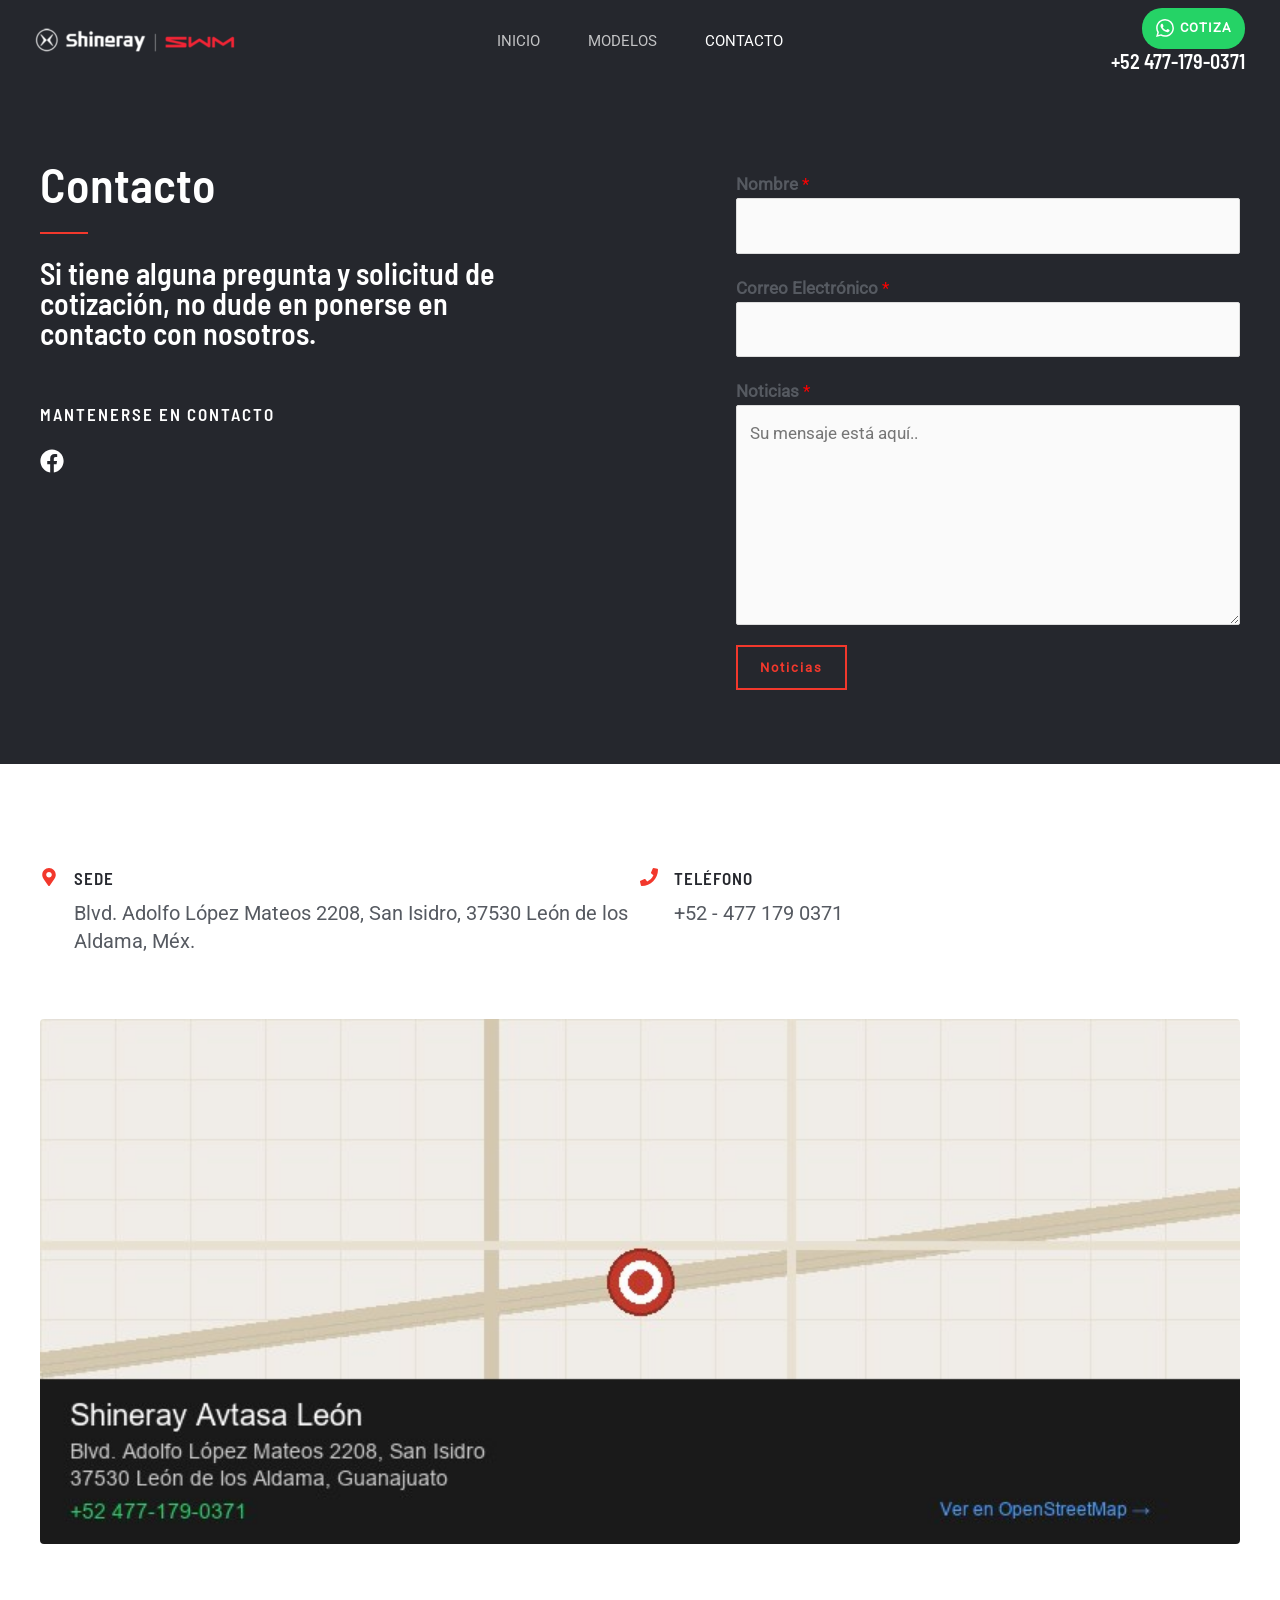
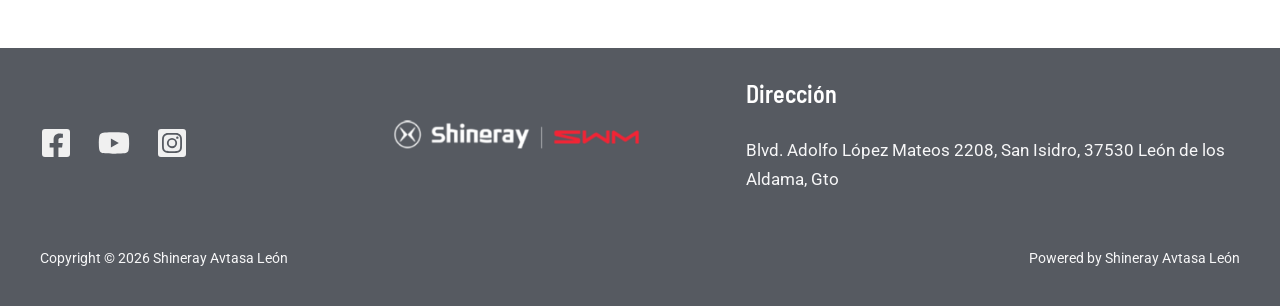
<file: contact/index.html>
<!DOCTYPE html><html lang="es-MX"><head>
<meta charset="UTF-8">
<meta name="viewport" content="width=device-width, initial-scale=1">
	<link rel="profile" href="https://gmpg.org/xfn/11"> 
	<title>Contact – Shineray Avtasa León</title>
<meta name="robots" content="max-image-preview:large">
	<style>img:is([sizes="auto" i], [sizes^="auto," i]) { contain-intrinsic-size: 3000px 1500px }</style>
	<link rel="alternate" type="application/rss+xml" title="Shineray Avtasa León » Feed" href="./feed/">
<link rel="alternate" type="application/rss+xml" title="Shineray Avtasa León » Comments Feed" href="./comments/feed/">
<script>
window._wpemojiSettings = {"baseUrl":"https:\/\/s.w.org\/images\/core\/emoji\/15.0.3\/72x72\/","ext":".png","svgUrl":"https:\/\/s.w.org\/images\/core\/emoji\/15.0.3\/svg\/","svgExt":".svg","source":{"concatemoji":"\/wp-includes\/js\/wp-emoji-release.min.js?ver=6.7.5"}};
/*! This file is auto-generated */
!function(i,n){var o,s,e;function c(e){try{var t={supportTests:e,timestamp:(new Date).valueOf()};sessionStorage.setItem(o,JSON.stringify(t))}catch(e){}}function p(e,t,n){e.clearRect(0,0,e.canvas.width,e.canvas.height),e.fillText(t,0,0);var t=new Uint32Array(e.getImageData(0,0,e.canvas.width,e.canvas.height).data),r=(e.clearRect(0,0,e.canvas.width,e.canvas.height),e.fillText(n,0,0),new Uint32Array(e.getImageData(0,0,e.canvas.width,e.canvas.height).data));return t.every(function(e,t){return e===r[t]})}function u(e,t,n){switch(t){case"flag":return n(e,"\ud83c\udff3\ufe0f\u200d\u26a7\ufe0f","\ud83c\udff3\ufe0f\u200b\u26a7\ufe0f")?!1:!n(e,"\ud83c\uddfa\ud83c\uddf3","\ud83c\uddfa\u200b\ud83c\uddf3")&&!n(e,"\ud83c\udff4\udb40\udc67\udb40\udc62\udb40\udc65\udb40\udc6e\udb40\udc67\udb40\udc7f","\ud83c\udff4\u200b\udb40\udc67\u200b\udb40\udc62\u200b\udb40\udc65\u200b\udb40\udc6e\u200b\udb40\udc67\u200b\udb40\udc7f");case"emoji":return!n(e,"\ud83d\udc26\u200d\u2b1b","\ud83d\udc26\u200b\u2b1b")}return!1}function f(e,t,n){var r="undefined"!=typeof WorkerGlobalScope&&self instanceof WorkerGlobalScope?new OffscreenCanvas(300,150):i.createElement("canvas"),a=r.getContext("2d",{willReadFrequently:!0}),o=(a.textBaseline="top",a.font="600 32px Arial",{});return e.forEach(function(e){o[e]=t(a,e,n)}),o}function t(e){var t=i.createElement("script");t.src=e,t.defer=!0,i.head.appendChild(t)}"undefined"!=typeof Promise&&(o="wpEmojiSettingsSupports",s=["flag","emoji"],n.supports={everything:!0,everythingExceptFlag:!0},e=new Promise(function(e){i.addEventListener("DOMContentLoaded",e,{once:!0})}),new Promise(function(t){var n=function(){try{var e=JSON.parse(sessionStorage.getItem(o));if("object"==typeof e&&"number"==typeof e.timestamp&&(new Date).valueOf()<e.timestamp+604800&&"object"==typeof e.supportTests)return e.supportTests}catch(e){}return null}();if(!n){if("undefined"!=typeof Worker&&"undefined"!=typeof OffscreenCanvas&&"undefined"!=typeof URL&&URL.createObjectURL&&"undefined"!=typeof Blob)try{var e="postMessage("+f.toString()+"("+[JSON.stringify(s),u.toString(),p.toString()].join(",")+"));",r=new Blob([e],{type:"text/javascript"}),a=new Worker(URL.createObjectURL(r),{name:"wpTestEmojiSupports"});return void(a.onmessage=function(e){c(n=e.data),a.terminate(),t(n)})}catch(e){}c(n=f(s,u,p))}t(n)}).then(function(e){for(var t in e)n.supports[t]=e[t],n.supports.everything=n.supports.everything&&n.supports[t],"flag"!==t&&(n.supports.everythingExceptFlag=n.supports.everythingExceptFlag&&n.supports[t]);n.supports.everythingExceptFlag=n.supports.everythingExceptFlag&&!n.supports.flag,n.DOMReady=!1,n.readyCallback=function(){n.DOMReady=!0}}).then(function(){return e}).then(function(){var e;n.supports.everything||(n.readyCallback(),(e=n.source||{}).concatemoji?t(e.concatemoji):e.wpemoji&&e.twemoji&&(t(e.twemoji),t(e.wpemoji)))}))}((window,document),window._wpemojiSettings);
</script>
<link rel="stylesheet" id="astra-theme-css-css" href="../wp-content/themes/astra/assets/css/minified/main.min.css" media="all">
<style id="astra-theme-css-inline-css">
:root{--ast-post-nav-space:0;--ast-container-default-xlg-padding:6.67em;--ast-container-default-lg-padding:5.67em;--ast-container-default-slg-padding:4.34em;--ast-container-default-md-padding:3.34em;--ast-container-default-sm-padding:6.67em;--ast-container-default-xs-padding:2.4em;--ast-container-default-xxs-padding:1.4em;--ast-code-block-background:#EEEEEE;--ast-comment-inputs-background:#FAFAFA;--ast-normal-container-width:1200px;--ast-narrow-container-width:750px;--ast-blog-title-font-weight:normal;--ast-blog-meta-weight:inherit;--ast-global-color-primary:var(--ast-global-color-5);--ast-global-color-secondary:var(--ast-global-color-4);--ast-global-color-alternate-background:var(--ast-global-color-7);--ast-global-color-subtle-background:var(--ast-global-color-6);--ast-bg-style-guide:var( --ast-global-color-secondary,var(--ast-global-color-5) );--ast-shadow-style-guide:0px 0px 4px 0 #00000057;--ast-global-dark-bg-style:#fff;--ast-global-dark-lfs:#fbfbfb;--ast-widget-bg-color:#fafafa;--ast-wc-container-head-bg-color:#fbfbfb;--ast-title-layout-bg:#eeeeee;--ast-search-border-color:#e7e7e7;--ast-lifter-hover-bg:#e6e6e6;--ast-gallery-block-color:#000;--srfm-color-input-label:var(--ast-global-color-2);}html{font-size:106.25%;}a,.page-title{color:var(--ast-global-color-2);}a:hover,a:focus{color:var(--ast-global-color-1);}body,button,input,select,textarea,.ast-button,.ast-custom-button{font-family:'Roboto',sans-serif;font-weight:400;font-size:17px;font-size:1rem;line-height:var(--ast-body-line-height,1.65em);}blockquote{color:var(--ast-global-color-3);}p,.entry-content p{margin-bottom:1em;}h1,h2,h3,h4,h5,h6,.entry-content :where(h1,h2,h3,h4,h5,h6),.site-title,.site-title a{font-family:'Barlow Semi Condensed',sans-serif;font-weight:600;line-height:1em;}.site-title{font-size:35px;font-size:2.0588235294118rem;display:none;}header .custom-logo-link img{max-width:200px;width:200px;}.astra-logo-svg{width:200px;}.site-header .site-description{font-size:15px;font-size:0.88235294117647rem;display:none;}.entry-title{font-size:26px;font-size:1.5294117647059rem;}.archive .ast-article-post .ast-article-inner,.blog .ast-article-post .ast-article-inner,.archive .ast-article-post .ast-article-inner:hover,.blog .ast-article-post .ast-article-inner:hover{overflow:hidden;}h1,.entry-content :where(h1){font-size:48px;font-size:2.8235294117647rem;font-family:'Barlow Semi Condensed',sans-serif;line-height:1em;}h2,.entry-content :where(h2){font-size:38px;font-size:2.2352941176471rem;font-family:'Barlow Semi Condensed',sans-serif;line-height:1em;}h3,.entry-content :where(h3){font-size:30px;font-size:1.7647058823529rem;font-family:'Barlow Semi Condensed',sans-serif;line-height:1em;}h4,.entry-content :where(h4){font-size:24px;font-size:1.4117647058824rem;line-height:1.2em;font-family:'Barlow Semi Condensed',sans-serif;}h5,.entry-content :where(h5){font-size:20px;font-size:1.1764705882353rem;line-height:1.2em;font-family:'Barlow Semi Condensed',sans-serif;}h6,.entry-content :where(h6){font-size:17px;font-size:1rem;line-height:1.25em;font-family:'Barlow Semi Condensed',sans-serif;}::selection{background-color:var(--ast-global-color-0);color:#ffffff;}body,h1,h2,h3,h4,h5,h6,.entry-title a,.entry-content :where(h1,h2,h3,h4,h5,h6){color:var(--ast-global-color-3);}.tagcloud a:hover,.tagcloud a:focus,.tagcloud a.current-item{color:#ffffff;border-color:var(--ast-global-color-2);background-color:var(--ast-global-color-2);}input:focus,input[type="text"]:focus,input[type="email"]:focus,input[type="url"]:focus,input[type="password"]:focus,input[type="reset"]:focus,input[type="search"]:focus,textarea:focus{border-color:var(--ast-global-color-2);}input[type="radio"]:checked,input[type=reset],input[type="checkbox"]:checked,input[type="checkbox"]:hover:checked,input[type="checkbox"]:focus:checked,input[type=range]::-webkit-slider-thumb{border-color:var(--ast-global-color-2);background-color:var(--ast-global-color-2);box-shadow:none;}.site-footer a:hover + .post-count,.site-footer a:focus + .post-count{background:var(--ast-global-color-2);border-color:var(--ast-global-color-2);}.single .nav-links .nav-previous,.single .nav-links .nav-next{color:var(--ast-global-color-2);}.entry-meta,.entry-meta *{line-height:1.45;color:var(--ast-global-color-2);}.entry-meta a:not(.ast-button):hover,.entry-meta a:not(.ast-button):hover *,.entry-meta a:not(.ast-button):focus,.entry-meta a:not(.ast-button):focus *,.page-links > .page-link,.page-links .page-link:hover,.post-navigation a:hover{color:var(--ast-global-color-1);}#cat option,.secondary .calendar_wrap thead a,.secondary .calendar_wrap thead a:visited{color:var(--ast-global-color-2);}.secondary .calendar_wrap #today,.ast-progress-val span{background:var(--ast-global-color-2);}.secondary a:hover + .post-count,.secondary a:focus + .post-count{background:var(--ast-global-color-2);border-color:var(--ast-global-color-2);}.calendar_wrap #today > a{color:#ffffff;}.page-links .page-link,.single .post-navigation a{color:var(--ast-global-color-2);}.ast-search-menu-icon .search-form button.search-submit{padding:0 4px;}.ast-search-menu-icon form.search-form{padding-right:0;}.ast-header-search .ast-search-menu-icon.ast-dropdown-active .search-form,.ast-header-search .ast-search-menu-icon.ast-dropdown-active .search-field:focus{transition:all 0.2s;}.search-form input.search-field:focus{outline:none;}.ast-mobile-header-content .ast-builder-layout-element:not(.ast-builder-menu):not(.ast-header-divider-element),.ast-mobile-popup-content .ast-builder-layout-element:not(.ast-builder-menu):not(.ast-header-divider-element){padding:15px 20px;}.wp-block-latest-posts > li > a{color:var(--ast-global-color-2);}.widget-title,.widget .wp-block-heading{font-size:24px;font-size:1.4117647058824rem;color:var(--ast-global-color-3);}.ast-search-menu-icon.slide-search a:focus-visible:focus-visible,.astra-search-icon:focus-visible,#close:focus-visible,a:focus-visible,.ast-menu-toggle:focus-visible,.site .skip-link:focus-visible,.wp-block-loginout input:focus-visible,.wp-block-search.wp-block-search__button-inside .wp-block-search__inside-wrapper,.ast-header-navigation-arrow:focus-visible,.ast-orders-table__row .ast-orders-table__cell:focus-visible,a#ast-apply-coupon:focus-visible,#ast-apply-coupon:focus-visible,#close:focus-visible,.button.search-submit:focus-visible,#search_submit:focus,.normal-search:focus-visible,.ast-header-account-wrap:focus-visible,.astra-cart-drawer-close:focus,.ast-single-variation:focus,.ast-button:focus,.ast-builder-button-wrap:has(.ast-custom-button-link:focus),.ast-builder-button-wrap .ast-custom-button-link:focus{outline-style:dotted;outline-color:inherit;outline-width:thin;}input:focus,input[type="text"]:focus,input[type="email"]:focus,input[type="url"]:focus,input[type="password"]:focus,input[type="reset"]:focus,input[type="search"]:focus,input[type="number"]:focus,textarea:focus,.wp-block-search__input:focus,[data-section="section-header-mobile-trigger"] .ast-button-wrap .ast-mobile-menu-trigger-minimal:focus,.ast-mobile-popup-drawer.active .menu-toggle-close:focus,#ast-scroll-top:focus,#coupon_code:focus,#ast-coupon-code:focus{border-style:dotted;border-color:inherit;border-width:thin;}input{outline:none;}.ast-logo-title-inline .site-logo-img{padding-right:1em;}.site-logo-img img{ transition:all 0.2s linear;}body .ast-oembed-container *{position:absolute;top:0;width:100%;height:100%;left:0;}body .wp-block-embed-pocket-casts .ast-oembed-container *{position:unset;}.ast-single-post-featured-section + article {margin-top: 2em;}.site-content .ast-single-post-featured-section img {width: 100%;overflow: hidden;object-fit: cover;}.site > .ast-single-related-posts-container {margin-top: 0;}@media (min-width: 922px) {.ast-desktop .ast-container--narrow {max-width: var(--ast-narrow-container-width);margin: 0 auto;}}.ast-page-builder-template .hentry {margin: 0;}.ast-page-builder-template .site-content > .ast-container {max-width: 100%;padding: 0;}.ast-page-builder-template .site .site-content #primary {padding: 0;margin: 0;}.ast-page-builder-template .no-results {text-align: center;margin: 4em auto;}.ast-page-builder-template .ast-pagination {padding: 2em;}.ast-page-builder-template .entry-header.ast-no-title.ast-no-thumbnail {margin-top: 0;}.ast-page-builder-template .entry-header.ast-header-without-markup {margin-top: 0;margin-bottom: 0;}.ast-page-builder-template .entry-header.ast-no-title.ast-no-meta {margin-bottom: 0;}.ast-page-builder-template.single .post-navigation {padding-bottom: 2em;}.ast-page-builder-template.single-post .site-content > .ast-container {max-width: 100%;}.ast-page-builder-template .entry-header {margin-top: 4em;margin-left: auto;margin-right: auto;padding-left: 20px;padding-right: 20px;}.single.ast-page-builder-template .entry-header {padding-left: 20px;padding-right: 20px;}.ast-page-builder-template .ast-archive-description {margin: 4em auto 0;padding-left: 20px;padding-right: 20px;}.ast-page-builder-template.ast-no-sidebar .entry-content .alignwide {margin-left: 0;margin-right: 0;}@media (max-width:921.9px){#ast-desktop-header{display:none;}}@media (min-width:922px){#ast-mobile-header{display:none;}}.wp-block-buttons.aligncenter{justify-content:center;}@media (max-width:921px){.ast-theme-transparent-header #primary,.ast-theme-transparent-header #secondary{padding:0;}}@media (max-width:921px){.ast-plain-container.ast-no-sidebar #primary{padding:0;}}.ast-plain-container.ast-no-sidebar #primary{margin-top:0;margin-bottom:0;}.wp-block-button.is-style-outline .wp-block-button__link{border-color:#f2382c;border-top-width:2px;border-right-width:2px;border-bottom-width:2px;border-left-width:2px;}div.wp-block-button.is-style-outline > .wp-block-button__link:not(.has-text-color),div.wp-block-button.wp-block-button__link.is-style-outline:not(.has-text-color){color:#f2382c;}.wp-block-button.is-style-outline .wp-block-button__link:hover,.wp-block-buttons .wp-block-button.is-style-outline .wp-block-button__link:focus,.wp-block-buttons .wp-block-button.is-style-outline > .wp-block-button__link:not(.has-text-color):hover,.wp-block-buttons .wp-block-button.wp-block-button__link.is-style-outline:not(.has-text-color):hover{color:#fffcfc;background-color:rgba(150,51,53,0.71);border-color:#f2382c;}.post-page-numbers.current .page-link,.ast-pagination .page-numbers.current{color:#ffffff;border-color:var(--ast-global-color-0);background-color:var(--ast-global-color-0);}.wp-block-buttons .wp-block-button.is-style-outline .wp-block-button__link.wp-element-button,.ast-outline-button,.wp-block-uagb-buttons-child .uagb-buttons-repeater.ast-outline-button{border-color:var(--ast-global-color-0);border-top-width:2px;border-right-width:2px;border-bottom-width:2px;border-left-width:2px;font-family:inherit;font-weight:700;font-size:13px;font-size:0.76470588235294rem;line-height:1em;border-top-left-radius:0px;border-top-right-radius:0px;border-bottom-right-radius:0px;border-bottom-left-radius:0px;}.wp-block-buttons .wp-block-button.is-style-outline > .wp-block-button__link:not(.has-text-color),.wp-block-buttons .wp-block-button.wp-block-button__link.is-style-outline:not(.has-text-color),.ast-outline-button{color:#f2382c;}.wp-block-button.is-style-outline .wp-block-button__link:hover,.wp-block-buttons .wp-block-button.is-style-outline .wp-block-button__link:focus,.wp-block-buttons .wp-block-button.is-style-outline > .wp-block-button__link:not(.has-text-color):hover,.wp-block-buttons .wp-block-button.wp-block-button__link.is-style-outline:not(.has-text-color):hover,.ast-outline-button:hover,.ast-outline-button:focus,.wp-block-uagb-buttons-child .uagb-buttons-repeater.ast-outline-button:hover,.wp-block-uagb-buttons-child .uagb-buttons-repeater.ast-outline-button:focus{color:#fffcfc;background-color:var(--ast-global-color-0);border-color:var(--ast-global-color-0);}.wp-block-button .wp-block-button__link.wp-element-button.is-style-outline:not(.has-background),.wp-block-button.is-style-outline>.wp-block-button__link.wp-element-button:not(.has-background),.ast-outline-button{background-color:rgba(242,57,44,0);}.entry-content[data-ast-blocks-layout] > figure{margin-bottom:1em;}@media (max-width:921px){.ast-left-sidebar #content > .ast-container{display:flex;flex-direction:column-reverse;width:100%;}.ast-separate-container .ast-article-post,.ast-separate-container .ast-article-single{padding:1.5em 2.14em;}.ast-author-box img.avatar{margin:20px 0 0 0;}}@media (min-width:922px){.ast-separate-container.ast-right-sidebar #primary,.ast-separate-container.ast-left-sidebar #primary{border:0;}.search-no-results.ast-separate-container #primary{margin-bottom:4em;}}.elementor-widget-button .elementor-button{border-style:solid;text-decoration:none;border-top-width:2px;border-right-width:2px;border-left-width:2px;border-bottom-width:2px;}body .elementor-button.elementor-size-sm,body .elementor-button.elementor-size-xs,body .elementor-button.elementor-size-md,body .elementor-button.elementor-size-lg,body .elementor-button.elementor-size-xl,body .elementor-button{border-top-left-radius:0px;border-top-right-radius:0px;border-bottom-right-radius:0px;border-bottom-left-radius:0px;padding-top:14px;padding-right:22px;padding-bottom:14px;padding-left:22px;}@media (max-width:921px){.elementor-widget-button .elementor-button.elementor-size-sm,.elementor-widget-button .elementor-button.elementor-size-xs,.elementor-widget-button .elementor-button.elementor-size-md,.elementor-widget-button .elementor-button.elementor-size-lg,.elementor-widget-button .elementor-button.elementor-size-xl,.elementor-widget-button .elementor-button{padding-top:14px;padding-right:20px;padding-bottom:14px;padding-left:20px;}}@media (max-width:544px){.elementor-widget-button .elementor-button.elementor-size-sm,.elementor-widget-button .elementor-button.elementor-size-xs,.elementor-widget-button .elementor-button.elementor-size-md,.elementor-widget-button .elementor-button.elementor-size-lg,.elementor-widget-button .elementor-button.elementor-size-xl,.elementor-widget-button .elementor-button{padding-top:12px;padding-right:20px;padding-bottom:12px;padding-left:20px;}}.elementor-widget-button .elementor-button{border-color:#f2382c;background-color:rgba(242,57,44,0);}.elementor-widget-button .elementor-button:hover,.elementor-widget-button .elementor-button:focus{color:#fffcfc;background-color:rgba(150,51,53,0.71);border-color:#f2382c;}.wp-block-button .wp-block-button__link ,.elementor-widget-button .elementor-button,.elementor-widget-button .elementor-button:visited{color:#f2382c;}.elementor-widget-button .elementor-button{font-weight:700;font-size:13px;font-size:0.76470588235294rem;line-height:1em;text-transform:uppercase;letter-spacing:2px;}body .elementor-button.elementor-size-sm,body .elementor-button.elementor-size-xs,body .elementor-button.elementor-size-md,body .elementor-button.elementor-size-lg,body .elementor-button.elementor-size-xl,body .elementor-button{font-size:13px;font-size:0.76470588235294rem;}.wp-block-button .wp-block-button__link:hover,.wp-block-button .wp-block-button__link:focus{color:#fffcfc;background-color:rgba(150,51,53,0.71);border-color:#f2382c;}.elementor-widget-heading h1.elementor-heading-title{line-height:1em;}.elementor-widget-heading h2.elementor-heading-title{line-height:1em;}.elementor-widget-heading h3.elementor-heading-title{line-height:1em;}.elementor-widget-heading h4.elementor-heading-title{line-height:1.2em;}.elementor-widget-heading h5.elementor-heading-title{line-height:1.2em;}.elementor-widget-heading h6.elementor-heading-title{line-height:1.25em;}.wp-block-button .wp-block-button__link,.wp-block-search .wp-block-search__button,body .wp-block-file .wp-block-file__button{border-style:solid;border-top-width:2px;border-right-width:2px;border-left-width:2px;border-bottom-width:2px;border-color:#f2382c;background-color:rgba(242,57,44,0);color:#f2382c;font-family:inherit;font-weight:700;line-height:1em;text-transform:uppercase;letter-spacing:2px;font-size:13px;font-size:0.76470588235294rem;border-top-left-radius:0px;border-top-right-radius:0px;border-bottom-right-radius:0px;border-bottom-left-radius:0px;padding-top:14px;padding-right:22px;padding-bottom:14px;padding-left:22px;}@media (max-width:921px){.wp-block-button .wp-block-button__link,.wp-block-search .wp-block-search__button,body .wp-block-file .wp-block-file__button{padding-top:14px;padding-right:20px;padding-bottom:14px;padding-left:20px;}}@media (max-width:544px){.wp-block-button .wp-block-button__link,.wp-block-search .wp-block-search__button,body .wp-block-file .wp-block-file__button{padding-top:12px;padding-right:20px;padding-bottom:12px;padding-left:20px;}}.menu-toggle,button,.ast-button,.ast-custom-button,.button,input#submit,input[type="button"],input[type="submit"],input[type="reset"],form[CLASS*="wp-block-search__"].wp-block-search .wp-block-search__inside-wrapper .wp-block-search__button,body .wp-block-file .wp-block-file__button{border-style:solid;border-top-width:2px;border-right-width:2px;border-left-width:2px;border-bottom-width:2px;color:#f2382c;border-color:#f2382c;background-color:rgba(242,57,44,0);padding-top:14px;padding-right:22px;padding-bottom:14px;padding-left:22px;font-family:inherit;font-weight:700;font-size:13px;font-size:0.76470588235294rem;line-height:1em;text-transform:uppercase;letter-spacing:2px;border-top-left-radius:0px;border-top-right-radius:0px;border-bottom-right-radius:0px;border-bottom-left-radius:0px;}button:focus,.menu-toggle:hover,button:hover,.ast-button:hover,.ast-custom-button:hover .button:hover,.ast-custom-button:hover ,input[type=reset]:hover,input[type=reset]:focus,input#submit:hover,input#submit:focus,input[type="button"]:hover,input[type="button"]:focus,input[type="submit"]:hover,input[type="submit"]:focus,form[CLASS*="wp-block-search__"].wp-block-search .wp-block-search__inside-wrapper .wp-block-search__button:hover,form[CLASS*="wp-block-search__"].wp-block-search .wp-block-search__inside-wrapper .wp-block-search__button:focus,body .wp-block-file .wp-block-file__button:hover,body .wp-block-file .wp-block-file__button:focus{color:#fffcfc;background-color:rgba(150,51,53,0.71);border-color:#f2382c;}@media (max-width:921px){.menu-toggle,button,.ast-button,.ast-custom-button,.button,input#submit,input[type="button"],input[type="submit"],input[type="reset"],form[CLASS*="wp-block-search__"].wp-block-search .wp-block-search__inside-wrapper .wp-block-search__button,body .wp-block-file .wp-block-file__button{padding-top:14px;padding-right:20px;padding-bottom:14px;padding-left:20px;}}@media (max-width:544px){.menu-toggle,button,.ast-button,.ast-custom-button,.button,input#submit,input[type="button"],input[type="submit"],input[type="reset"],form[CLASS*="wp-block-search__"].wp-block-search .wp-block-search__inside-wrapper .wp-block-search__button,body .wp-block-file .wp-block-file__button{padding-top:12px;padding-right:20px;padding-bottom:12px;padding-left:20px;}}@media (max-width:921px){.ast-mobile-header-stack .main-header-bar .ast-search-menu-icon{display:inline-block;}.ast-header-break-point.ast-header-custom-item-outside .ast-mobile-header-stack .main-header-bar .ast-search-icon{margin:0;}.ast-comment-avatar-wrap img{max-width:2.5em;}.ast-comment-meta{padding:0 1.8888em 1.3333em;}.ast-separate-container .ast-comment-list li.depth-1{padding:1.5em 2.14em;}.ast-separate-container .comment-respond{padding:2em 2.14em;}}@media (min-width:544px){.ast-container{max-width:100%;}}@media (max-width:544px){.ast-separate-container .ast-article-post,.ast-separate-container .ast-article-single,.ast-separate-container .comments-title,.ast-separate-container .ast-archive-description{padding:1.5em 1em;}.ast-separate-container #content .ast-container{padding-left:0.54em;padding-right:0.54em;}.ast-separate-container .ast-comment-list .bypostauthor{padding:.5em;}.ast-search-menu-icon.ast-dropdown-active .search-field{width:170px;}} #ast-mobile-header .ast-site-header-cart-li a{pointer-events:none;}body,.ast-separate-container{background-color:var(--ast-global-color-4);background-image:none;}@media (max-width:921px){.widget-title{font-size:24px;font-size:1.4117647058824rem;}body,button,input,select,textarea,.ast-button,.ast-custom-button{font-size:17px;font-size:1rem;}#secondary,#secondary button,#secondary input,#secondary select,#secondary textarea{font-size:17px;font-size:1rem;}.site-title{display:none;}.site-header .site-description{display:none;}h1,.entry-content :where(h1){font-size:40px;}h2,.entry-content :where(h2){font-size:32px;}h3,.entry-content :where(h3){font-size:26px;}h4,.entry-content :where(h4){font-size:20px;font-size:1.1764705882353rem;}h5,.entry-content :where(h5){font-size:17px;font-size:1rem;}h6,.entry-content :where(h6){font-size:15px;font-size:0.88235294117647rem;}.astra-logo-svg{width:144px;}header .custom-logo-link img,.ast-header-break-point .site-logo-img .custom-mobile-logo-link img{max-width:144px;width:144px;}}@media (max-width:544px){.widget-title{font-size:24px;font-size:1.4117647058824rem;}body,button,input,select,textarea,.ast-button,.ast-custom-button{font-size:17px;font-size:1rem;}#secondary,#secondary button,#secondary input,#secondary select,#secondary textarea{font-size:17px;font-size:1rem;}.site-title{display:none;}.site-header .site-description{display:none;}h1,.entry-content :where(h1){font-size:32px;}h2,.entry-content :where(h2){font-size:25px;}h3,.entry-content :where(h3){font-size:22px;}h4,.entry-content :where(h4){font-size:18px;font-size:1.0588235294118rem;}h5,.entry-content :where(h5){font-size:15px;font-size:0.88235294117647rem;}h6,.entry-content :where(h6){font-size:13px;font-size:0.76470588235294rem;}header .custom-logo-link img,.ast-header-break-point .site-branding img,.ast-header-break-point .custom-logo-link img{max-width:162px;width:162px;}.astra-logo-svg{width:162px;}.ast-header-break-point .site-logo-img .custom-mobile-logo-link img{max-width:162px;}}@media (max-width:544px){html{font-size:106.25%;}}@media (min-width:922px){.ast-container{max-width:1240px;}}@media (min-width:922px){.site-content .ast-container{display:flex;}}@media (max-width:921px){.site-content .ast-container{flex-direction:column;}}@media (min-width:922px){.main-header-menu .sub-menu .menu-item.ast-left-align-sub-menu:hover > .sub-menu,.main-header-menu .sub-menu .menu-item.ast-left-align-sub-menu.focus > .sub-menu{margin-left:-0px;}}.ast-theme-transparent-header [data-section="section-header-mobile-trigger"] .ast-button-wrap .ast-mobile-menu-trigger-minimal{background:transparent;}.site .comments-area{padding-bottom:3em;}.footer-widget-area[data-section^="section-fb-html-"] .ast-builder-html-element{text-align:center;}.wp-block-file {display: flex;align-items: center;flex-wrap: wrap;justify-content: space-between;}.wp-block-pullquote {border: none;}.wp-block-pullquote blockquote::before {content: "\201D";font-family: "Helvetica",sans-serif;display: flex;transform: rotate( 180deg );font-size: 6rem;font-style: normal;line-height: 1;font-weight: bold;align-items: center;justify-content: center;}.has-text-align-right > blockquote::before {justify-content: flex-start;}.has-text-align-left > blockquote::before {justify-content: flex-end;}figure.wp-block-pullquote.is-style-solid-color blockquote {max-width: 100%;text-align: inherit;}:root {--wp--custom--ast-default-block-top-padding: 3em;--wp--custom--ast-default-block-right-padding: 3em;--wp--custom--ast-default-block-bottom-padding: 3em;--wp--custom--ast-default-block-left-padding: 3em;--wp--custom--ast-container-width: 1200px;--wp--custom--ast-content-width-size: 1200px;--wp--custom--ast-wide-width-size: calc(1200px + var(--wp--custom--ast-default-block-left-padding) + var(--wp--custom--ast-default-block-right-padding));}.ast-narrow-container {--wp--custom--ast-content-width-size: 750px;--wp--custom--ast-wide-width-size: 750px;}@media(max-width: 921px) {:root {--wp--custom--ast-default-block-top-padding: 3em;--wp--custom--ast-default-block-right-padding: 2em;--wp--custom--ast-default-block-bottom-padding: 3em;--wp--custom--ast-default-block-left-padding: 2em;}}@media(max-width: 544px) {:root {--wp--custom--ast-default-block-top-padding: 3em;--wp--custom--ast-default-block-right-padding: 1.5em;--wp--custom--ast-default-block-bottom-padding: 3em;--wp--custom--ast-default-block-left-padding: 1.5em;}}.entry-content > .wp-block-group,.entry-content > .wp-block-cover,.entry-content > .wp-block-columns {padding-top: var(--wp--custom--ast-default-block-top-padding);padding-right: var(--wp--custom--ast-default-block-right-padding);padding-bottom: var(--wp--custom--ast-default-block-bottom-padding);padding-left: var(--wp--custom--ast-default-block-left-padding);}.ast-plain-container.ast-no-sidebar .entry-content > .alignfull,.ast-page-builder-template .ast-no-sidebar .entry-content > .alignfull {margin-left: calc( -50vw + 50%);margin-right: calc( -50vw + 50%);max-width: 100vw;width: 100vw;}.ast-plain-container.ast-no-sidebar .entry-content .alignfull .alignfull,.ast-page-builder-template.ast-no-sidebar .entry-content .alignfull .alignfull,.ast-plain-container.ast-no-sidebar .entry-content .alignfull .alignwide,.ast-page-builder-template.ast-no-sidebar .entry-content .alignfull .alignwide,.ast-plain-container.ast-no-sidebar .entry-content .alignwide .alignfull,.ast-page-builder-template.ast-no-sidebar .entry-content .alignwide .alignfull,.ast-plain-container.ast-no-sidebar .entry-content .alignwide .alignwide,.ast-page-builder-template.ast-no-sidebar .entry-content .alignwide .alignwide,.ast-plain-container.ast-no-sidebar .entry-content .wp-block-column .alignfull,.ast-page-builder-template.ast-no-sidebar .entry-content .wp-block-column .alignfull,.ast-plain-container.ast-no-sidebar .entry-content .wp-block-column .alignwide,.ast-page-builder-template.ast-no-sidebar .entry-content .wp-block-column .alignwide {margin-left: auto;margin-right: auto;width: 100%;}[data-ast-blocks-layout] .wp-block-separator:not(.is-style-dots) {height: 0;}[data-ast-blocks-layout] .wp-block-separator {margin: 20px auto;}[data-ast-blocks-layout] .wp-block-separator:not(.is-style-wide):not(.is-style-dots) {max-width: 100px;}[data-ast-blocks-layout] .wp-block-separator.has-background {padding: 0;}.entry-content[data-ast-blocks-layout] > * {max-width: var(--wp--custom--ast-content-width-size);margin-left: auto;margin-right: auto;}.entry-content[data-ast-blocks-layout] > .alignwide {max-width: var(--wp--custom--ast-wide-width-size);}.entry-content[data-ast-blocks-layout] .alignfull {max-width: none;}.entry-content .wp-block-columns {margin-bottom: 0;}blockquote {margin: 1.5em;border-color: rgba(0,0,0,0.05);}.wp-block-quote:not(.has-text-align-right):not(.has-text-align-center) {border-left: 5px solid rgba(0,0,0,0.05);}.has-text-align-right > blockquote,blockquote.has-text-align-right {border-right: 5px solid rgba(0,0,0,0.05);}.has-text-align-left > blockquote,blockquote.has-text-align-left {border-left: 5px solid rgba(0,0,0,0.05);}.wp-block-site-tagline,.wp-block-latest-posts .read-more {margin-top: 15px;}.wp-block-loginout p label {display: block;}.wp-block-loginout p:not(.login-remember):not(.login-submit) input {width: 100%;}.wp-block-loginout input:focus {border-color: transparent;}.wp-block-loginout input:focus {outline: thin dotted;}.entry-content .wp-block-media-text .wp-block-media-text__content {padding: 0 0 0 8%;}.entry-content .wp-block-media-text.has-media-on-the-right .wp-block-media-text__content {padding: 0 8% 0 0;}.entry-content .wp-block-media-text.has-background .wp-block-media-text__content {padding: 8%;}.entry-content .wp-block-cover:not([class*="background-color"]):not(.has-text-color.has-link-color) .wp-block-cover__inner-container,.entry-content .wp-block-cover:not([class*="background-color"]) .wp-block-cover-image-text,.entry-content .wp-block-cover:not([class*="background-color"]) .wp-block-cover-text,.entry-content .wp-block-cover-image:not([class*="background-color"]) .wp-block-cover__inner-container,.entry-content .wp-block-cover-image:not([class*="background-color"]) .wp-block-cover-image-text,.entry-content .wp-block-cover-image:not([class*="background-color"]) .wp-block-cover-text {color: var(--ast-global-color-primary,var(--ast-global-color-5));}.wp-block-loginout .login-remember input {width: 1.1rem;height: 1.1rem;margin: 0 5px 4px 0;vertical-align: middle;}.wp-block-latest-posts > li > *:first-child,.wp-block-latest-posts:not(.is-grid) > li:first-child {margin-top: 0;}.entry-content > .wp-block-buttons,.entry-content > .wp-block-uagb-buttons {margin-bottom: 1.5em;}.wp-block-search__inside-wrapper .wp-block-search__input {padding: 0 10px;color: var(--ast-global-color-3);background: var(--ast-global-color-primary,var(--ast-global-color-5));border-color: var(--ast-border-color);}.wp-block-latest-posts .read-more {margin-bottom: 1.5em;}.wp-block-search__no-button .wp-block-search__inside-wrapper .wp-block-search__input {padding-top: 5px;padding-bottom: 5px;}.wp-block-latest-posts .wp-block-latest-posts__post-date,.wp-block-latest-posts .wp-block-latest-posts__post-author {font-size: 1rem;}.wp-block-latest-posts > li > *,.wp-block-latest-posts:not(.is-grid) > li {margin-top: 12px;margin-bottom: 12px;}.ast-page-builder-template .entry-content[data-ast-blocks-layout] > .alignwide:where(:not(.uagb-is-root-container):not(.spectra-is-root-container)) > * {max-width: var(--wp--custom--ast-wide-width-size);}.ast-page-builder-template .entry-content[data-ast-blocks-layout] > .inherit-container-width > *,.ast-page-builder-template .entry-content[data-ast-blocks-layout] > *:not(.wp-block-group):where(:not(.uagb-is-root-container):not(.spectra-is-root-container)) > *,.entry-content[data-ast-blocks-layout] > .wp-block-cover .wp-block-cover__inner-container {max-width: var(--wp--custom--ast-content-width-size) ;margin-left: auto;margin-right: auto;}.ast-page-builder-template .entry-content[data-ast-blocks-layout] > *,.ast-page-builder-template .entry-content[data-ast-blocks-layout] > .alignfull:where(:not(.wp-block-group):not(.uagb-is-root-container):not(.spectra-is-root-container)) > * {max-width: none;}.entry-content[data-ast-blocks-layout] .wp-block-cover:not(.alignleft):not(.alignright) {width: auto;}@media(max-width: 1200px) {.ast-separate-container .entry-content > .alignfull,.ast-separate-container .entry-content[data-ast-blocks-layout] > .alignwide,.ast-plain-container .entry-content[data-ast-blocks-layout] > .alignwide,.ast-plain-container .entry-content .alignfull {margin-left: calc(-1 * min(var(--ast-container-default-xlg-padding),20px)) ;margin-right: calc(-1 * min(var(--ast-container-default-xlg-padding),20px));}}@media(min-width: 1201px) {.ast-separate-container .entry-content > .alignfull {margin-left: calc(-1 * var(--ast-container-default-xlg-padding) );margin-right: calc(-1 * var(--ast-container-default-xlg-padding) );}.ast-separate-container .entry-content[data-ast-blocks-layout] > .alignwide,.ast-plain-container .entry-content[data-ast-blocks-layout] > .alignwide {margin-left: calc(-1 * var(--wp--custom--ast-default-block-left-padding) );margin-right: calc(-1 * var(--wp--custom--ast-default-block-right-padding) );}}@media(min-width: 921px) {.ast-separate-container .entry-content .wp-block-group.alignwide:not(.inherit-container-width) > :where(:not(.alignleft):not(.alignright)),.ast-plain-container .entry-content .wp-block-group.alignwide:not(.inherit-container-width) > :where(:not(.alignleft):not(.alignright)) {max-width: calc( var(--wp--custom--ast-content-width-size) + 80px );}.ast-plain-container.ast-right-sidebar .entry-content[data-ast-blocks-layout] .alignfull,.ast-plain-container.ast-left-sidebar .entry-content[data-ast-blocks-layout] .alignfull {margin-left: -60px;margin-right: -60px;}}@media(min-width: 544px) {.entry-content > .alignleft {margin-right: 20px;}.entry-content > .alignright {margin-left: 20px;}}@media (max-width:544px){.wp-block-columns .wp-block-column:not(:last-child){margin-bottom:20px;}.wp-block-latest-posts{margin:0;}}@media( max-width: 600px ) {.entry-content .wp-block-media-text .wp-block-media-text__content,.entry-content .wp-block-media-text.has-media-on-the-right .wp-block-media-text__content {padding: 8% 0 0;}.entry-content .wp-block-media-text.has-background .wp-block-media-text__content {padding: 8%;}}.ast-page-builder-template .entry-header {padding-left: 0;}.ast-narrow-container .site-content .wp-block-uagb-image--align-full .wp-block-uagb-image__figure {max-width: 100%;margin-left: auto;margin-right: auto;}:root .has-ast-global-color-0-color{color:var(--ast-global-color-0);}:root .has-ast-global-color-0-background-color{background-color:var(--ast-global-color-0);}:root .wp-block-button .has-ast-global-color-0-color{color:var(--ast-global-color-0);}:root .wp-block-button .has-ast-global-color-0-background-color{background-color:var(--ast-global-color-0);}:root .has-ast-global-color-1-color{color:var(--ast-global-color-1);}:root .has-ast-global-color-1-background-color{background-color:var(--ast-global-color-1);}:root .wp-block-button .has-ast-global-color-1-color{color:var(--ast-global-color-1);}:root .wp-block-button .has-ast-global-color-1-background-color{background-color:var(--ast-global-color-1);}:root .has-ast-global-color-2-color{color:var(--ast-global-color-2);}:root .has-ast-global-color-2-background-color{background-color:var(--ast-global-color-2);}:root .wp-block-button .has-ast-global-color-2-color{color:var(--ast-global-color-2);}:root .wp-block-button .has-ast-global-color-2-background-color{background-color:var(--ast-global-color-2);}:root .has-ast-global-color-3-color{color:var(--ast-global-color-3);}:root .has-ast-global-color-3-background-color{background-color:var(--ast-global-color-3);}:root .wp-block-button .has-ast-global-color-3-color{color:var(--ast-global-color-3);}:root .wp-block-button .has-ast-global-color-3-background-color{background-color:var(--ast-global-color-3);}:root .has-ast-global-color-4-color{color:var(--ast-global-color-4);}:root .has-ast-global-color-4-background-color{background-color:var(--ast-global-color-4);}:root .wp-block-button .has-ast-global-color-4-color{color:var(--ast-global-color-4);}:root .wp-block-button .has-ast-global-color-4-background-color{background-color:var(--ast-global-color-4);}:root .has-ast-global-color-5-color{color:var(--ast-global-color-5);}:root .has-ast-global-color-5-background-color{background-color:var(--ast-global-color-5);}:root .wp-block-button .has-ast-global-color-5-color{color:var(--ast-global-color-5);}:root .wp-block-button .has-ast-global-color-5-background-color{background-color:var(--ast-global-color-5);}:root .has-ast-global-color-6-color{color:var(--ast-global-color-6);}:root .has-ast-global-color-6-background-color{background-color:var(--ast-global-color-6);}:root .wp-block-button .has-ast-global-color-6-color{color:var(--ast-global-color-6);}:root .wp-block-button .has-ast-global-color-6-background-color{background-color:var(--ast-global-color-6);}:root .has-ast-global-color-7-color{color:var(--ast-global-color-7);}:root .has-ast-global-color-7-background-color{background-color:var(--ast-global-color-7);}:root .wp-block-button .has-ast-global-color-7-color{color:var(--ast-global-color-7);}:root .wp-block-button .has-ast-global-color-7-background-color{background-color:var(--ast-global-color-7);}:root .has-ast-global-color-8-color{color:var(--ast-global-color-8);}:root .has-ast-global-color-8-background-color{background-color:var(--ast-global-color-8);}:root .wp-block-button .has-ast-global-color-8-color{color:var(--ast-global-color-8);}:root .wp-block-button .has-ast-global-color-8-background-color{background-color:var(--ast-global-color-8);}:root{--ast-global-color-0:#f2382c;--ast-global-color-1:#dc2618;--ast-global-color-2:#25272d;--ast-global-color-3:#565a61;--ast-global-color-4:#f7f7f8;--ast-global-color-5:#ffffff;--ast-global-color-6:#f7f7f8;--ast-global-color-7:#25272d;--ast-global-color-8:#bfd1ff;}:root {--ast-border-color : #dddddd;}.ast-single-entry-banner {-js-display: flex;display: flex;flex-direction: column;justify-content: center;text-align: center;position: relative;background: var(--ast-title-layout-bg);}.ast-single-entry-banner[data-banner-layout="layout-1"] {max-width: 1200px;background: inherit;padding: 20px 0;}.ast-single-entry-banner[data-banner-width-type="custom"] {margin: 0 auto;width: 100%;}.ast-single-entry-banner + .site-content .entry-header {margin-bottom: 0;}.site .ast-author-avatar {--ast-author-avatar-size: ;}a.ast-underline-text {text-decoration: underline;}.ast-container > .ast-terms-link {position: relative;display: block;}a.ast-button.ast-badge-tax {padding: 4px 8px;border-radius: 3px;font-size: inherit;}header.entry-header{text-align:left;}header.entry-header > *:not(:last-child){margin-bottom:10px;}@media (max-width:921px){header.entry-header{text-align:left;}}@media (max-width:544px){header.entry-header{text-align:left;}}.ast-archive-entry-banner {-js-display: flex;display: flex;flex-direction: column;justify-content: center;text-align: center;position: relative;background: var(--ast-title-layout-bg);}.ast-archive-entry-banner[data-banner-width-type="custom"] {margin: 0 auto;width: 100%;}.ast-archive-entry-banner[data-banner-layout="layout-1"] {background: inherit;padding: 20px 0;text-align: left;}body.archive .ast-archive-description{max-width:1200px;width:100%;text-align:left;padding-top:3em;padding-right:3em;padding-bottom:3em;padding-left:3em;}body.archive .ast-archive-description .ast-archive-title,body.archive .ast-archive-description .ast-archive-title *{font-size:40px;font-size:2.3529411764706rem;}body.archive .ast-archive-description > *:not(:last-child){margin-bottom:10px;}@media (max-width:921px){body.archive .ast-archive-description{text-align:left;}}@media (max-width:544px){body.archive .ast-archive-description{text-align:left;}}.ast-theme-transparent-header #masthead .site-logo-img .transparent-custom-logo .astra-logo-svg{width:150px;}.ast-theme-transparent-header #masthead .site-logo-img .transparent-custom-logo img{ max-width:150px; width:150px;}@media (max-width:921px){.ast-theme-transparent-header #masthead .site-logo-img .transparent-custom-logo .astra-logo-svg{width:120px;}.ast-theme-transparent-header #masthead .site-logo-img .transparent-custom-logo img{ max-width:120px; width:120px;}}@media (max-width:543px){.ast-theme-transparent-header #masthead .site-logo-img .transparent-custom-logo .astra-logo-svg{width:100px;}.ast-theme-transparent-header #masthead .site-logo-img .transparent-custom-logo img{ max-width:100px; width:100px;}}@media (min-width:921px){.ast-theme-transparent-header #masthead{position:absolute;left:0;right:0;}.ast-theme-transparent-header .main-header-bar,.ast-theme-transparent-header.ast-header-break-point .main-header-bar{background:none;}body.elementor-editor-active.ast-theme-transparent-header #masthead,.fl-builder-edit .ast-theme-transparent-header #masthead,body.vc_editor.ast-theme-transparent-header #masthead,body.brz-ed.ast-theme-transparent-header #masthead{z-index:0;}.ast-header-break-point.ast-replace-site-logo-transparent.ast-theme-transparent-header .custom-mobile-logo-link{display:none;}.ast-header-break-point.ast-replace-site-logo-transparent.ast-theme-transparent-header .transparent-custom-logo{display:inline-block;}.ast-theme-transparent-header .ast-above-header,.ast-theme-transparent-header .ast-above-header.ast-above-header-bar{background-image:none;background-color:transparent;}.ast-theme-transparent-header .ast-below-header,.ast-theme-transparent-header .ast-below-header.ast-below-header-bar{background-image:none;background-color:transparent;}}@media (min-width:922px){.ast-theme-transparent-header .ast-builder-menu .main-header-menu,.ast-theme-transparent-header .ast-builder-menu .main-header-menu .menu-link,.ast-theme-transparent-header [CLASS*="ast-builder-menu-"] .main-header-menu .menu-item > .menu-link,.ast-theme-transparent-header .ast-masthead-custom-menu-items,.ast-theme-transparent-header .ast-masthead-custom-menu-items a,.ast-theme-transparent-header .ast-builder-menu .main-header-menu .menu-item > .ast-menu-toggle,.ast-theme-transparent-header .ast-builder-menu .main-header-menu .menu-item > .ast-menu-toggle,.ast-theme-transparent-header .ast-above-header-navigation a,.ast-header-break-point.ast-theme-transparent-header .ast-above-header-navigation a,.ast-header-break-point.ast-theme-transparent-header .ast-above-header-navigation > ul.ast-above-header-menu > .menu-item-has-children:not(.current-menu-item) > .ast-menu-toggle,.ast-theme-transparent-header .ast-below-header-menu,.ast-theme-transparent-header .ast-below-header-menu a,.ast-header-break-point.ast-theme-transparent-header .ast-below-header-menu a,.ast-header-break-point.ast-theme-transparent-header .ast-below-header-menu,.ast-theme-transparent-header .main-header-menu .menu-link{color:rgba(255,255,255,0.72);}.ast-theme-transparent-header .ast-builder-menu .main-header-menu .menu-item:hover > .menu-link,.ast-theme-transparent-header .ast-builder-menu .main-header-menu .menu-item:hover > .ast-menu-toggle,.ast-theme-transparent-header .ast-builder-menu .main-header-menu .ast-masthead-custom-menu-items a:hover,.ast-theme-transparent-header .ast-builder-menu .main-header-menu .focus > .menu-link,.ast-theme-transparent-header .ast-builder-menu .main-header-menu .focus > .ast-menu-toggle,.ast-theme-transparent-header .ast-builder-menu .main-header-menu .current-menu-item > .menu-link,.ast-theme-transparent-header .ast-builder-menu .main-header-menu .current-menu-ancestor > .menu-link,.ast-theme-transparent-header .ast-builder-menu .main-header-menu .current-menu-item > .ast-menu-toggle,.ast-theme-transparent-header .ast-builder-menu .main-header-menu .current-menu-ancestor > .ast-menu-toggle,.ast-theme-transparent-header [CLASS*="ast-builder-menu-"] .main-header-menu .current-menu-item > .menu-link,.ast-theme-transparent-header [CLASS*="ast-builder-menu-"] .main-header-menu .current-menu-ancestor > .menu-link,.ast-theme-transparent-header [CLASS*="ast-builder-menu-"] .main-header-menu .current-menu-item > .ast-menu-toggle,.ast-theme-transparent-header [CLASS*="ast-builder-menu-"] .main-header-menu .current-menu-ancestor > .ast-menu-toggle,.ast-theme-transparent-header .main-header-menu .menu-item:hover > .menu-link,.ast-theme-transparent-header .main-header-menu .current-menu-item > .menu-link,.ast-theme-transparent-header .main-header-menu .current-menu-ancestor > .menu-link{color:var(--ast-global-color-5);}.ast-theme-transparent-header .ast-builder-menu .main-header-menu .menu-item .sub-menu .menu-link,.ast-theme-transparent-header .main-header-menu .menu-item .sub-menu .menu-link{background-color:transparent;}}@media (max-width:921px){.transparent-custom-logo{display:none;}}@media (min-width:921px){.ast-transparent-mobile-logo{display:none;}}@media (max-width:920px){.ast-transparent-mobile-logo{display:block;}}@media (min-width:921px){.ast-theme-transparent-header #ast-desktop-header > .ast-main-header-wrap > .main-header-bar{border-bottom-width:0px;border-bottom-style:solid;}}.ast-breadcrumbs .trail-browse,.ast-breadcrumbs .trail-items,.ast-breadcrumbs .trail-items li{display:inline-block;margin:0;padding:0;border:none;background:inherit;text-indent:0;text-decoration:none;}.ast-breadcrumbs .trail-browse{font-size:inherit;font-style:inherit;font-weight:inherit;color:inherit;}.ast-breadcrumbs .trail-items{list-style:none;}.trail-items li::after{padding:0 0.3em;content:"\00bb";}.trail-items li:last-of-type::after{display:none;}h1,h2,h3,h4,h5,h6,.entry-content :where(h1,h2,h3,h4,h5,h6){color:var(--ast-global-color-2);}@media (max-width:921px){.ast-builder-grid-row-container.ast-builder-grid-row-tablet-3-firstrow .ast-builder-grid-row > *:first-child,.ast-builder-grid-row-container.ast-builder-grid-row-tablet-3-lastrow .ast-builder-grid-row > *:last-child{grid-column:1 / -1;}}@media (max-width:544px){.ast-builder-grid-row-container.ast-builder-grid-row-mobile-3-firstrow .ast-builder-grid-row > *:first-child,.ast-builder-grid-row-container.ast-builder-grid-row-mobile-3-lastrow .ast-builder-grid-row > *:last-child{grid-column:1 / -1;}}.ast-builder-layout-element[data-section="title_tagline"]{display:flex;}@media (max-width:921px){.ast-header-break-point .ast-builder-layout-element[data-section="title_tagline"]{display:flex;}}@media (max-width:544px){.ast-header-break-point .ast-builder-layout-element[data-section="title_tagline"]{display:flex;}}.ast-builder-menu-1{font-family:inherit;font-weight:500;text-transform:uppercase;}.ast-builder-menu-1 .menu-item > .menu-link{font-size:15px;font-size:0.88235294117647rem;color:var(--ast-global-color-5);padding-left:24px;padding-right:24px;}.ast-builder-menu-1 .menu-item > .ast-menu-toggle{color:var(--ast-global-color-5);}.ast-builder-menu-1 .menu-item:hover > .menu-link,.ast-builder-menu-1 .inline-on-mobile .menu-item:hover > .ast-menu-toggle{color:var(--ast-global-color-4);background:var(--ast-global-color-3);}.ast-builder-menu-1 .menu-item:hover > .ast-menu-toggle{color:var(--ast-global-color-4);}.ast-builder-menu-1 .menu-item.current-menu-item > .menu-link,.ast-builder-menu-1 .inline-on-mobile .menu-item.current-menu-item > .ast-menu-toggle,.ast-builder-menu-1 .current-menu-ancestor > .menu-link{color:var(--ast-global-color-1);background:var(--ast-global-color-2);}.ast-builder-menu-1 .menu-item.current-menu-item > .ast-menu-toggle{color:var(--ast-global-color-1);}.ast-builder-menu-1 .sub-menu,.ast-builder-menu-1 .inline-on-mobile .sub-menu{border-top-width:2px;border-bottom-width:0px;border-right-width:0px;border-left-width:0px;border-color:var(--ast-global-color-0);border-style:solid;}.ast-builder-menu-1 .sub-menu .sub-menu{top:-2px;}.ast-builder-menu-1 .main-header-menu > .menu-item > .sub-menu,.ast-builder-menu-1 .main-header-menu > .menu-item > .astra-full-megamenu-wrapper{margin-top:116px;}.ast-desktop .ast-builder-menu-1 .main-header-menu > .menu-item > .sub-menu:before,.ast-desktop .ast-builder-menu-1 .main-header-menu > .menu-item > .astra-full-megamenu-wrapper:before{height:calc( 116px + 2px + 5px );}.ast-builder-menu-1 .menu-item.menu-item-has-children > .ast-menu-toggle{right:calc( 24px - 0.907em );}.ast-desktop .ast-builder-menu-1 .menu-item .sub-menu .menu-link{border-style:none;}@media (max-width:921px){.ast-header-break-point .ast-builder-menu-1 .menu-item.menu-item-has-children > .ast-menu-toggle{top:0;}.ast-builder-menu-1 .inline-on-mobile .menu-item.menu-item-has-children > .ast-menu-toggle{right:-15px;}.ast-builder-menu-1 .menu-item-has-children > .menu-link:after{content:unset;}.ast-builder-menu-1 .main-header-menu > .menu-item > .sub-menu,.ast-builder-menu-1 .main-header-menu > .menu-item > .astra-full-megamenu-wrapper{margin-top:0;}}@media (max-width:544px){.ast-header-break-point .ast-builder-menu-1 .menu-item.menu-item-has-children > .ast-menu-toggle{top:0;}.ast-builder-menu-1 .main-header-menu > .menu-item > .sub-menu,.ast-builder-menu-1 .main-header-menu > .menu-item > .astra-full-megamenu-wrapper{margin-top:0;}}.ast-builder-menu-1{display:flex;}@media (max-width:921px){.ast-header-break-point .ast-builder-menu-1{display:flex;}}@media (max-width:544px){.ast-header-break-point .ast-builder-menu-1{display:flex;}}.ast-builder-html-element img.alignnone{display:inline-block;}.ast-builder-html-element p:first-child{margin-top:0;}.ast-builder-html-element p:last-child{margin-bottom:0;}.ast-header-break-point .main-header-bar .ast-builder-html-element{line-height:1.85714285714286;}.ast-header-html-1 .ast-builder-html-element{font-size:15px;font-size:0.88235294117647rem;}.ast-header-html-1{font-size:15px;font-size:0.88235294117647rem;}.ast-header-html-1{display:flex;}@media (max-width:921px){.ast-header-break-point .ast-header-html-1{display:flex;}}@media (max-width:544px){.ast-header-break-point .ast-header-html-1{display:flex;}}.site-below-footer-wrap{padding-top:20px;padding-bottom:20px;}.site-below-footer-wrap[data-section="section-below-footer-builder"]{background-color:var(--ast-global-color-3);background-image:none;min-height:80px;}.site-below-footer-wrap[data-section="section-below-footer-builder"] .ast-builder-grid-row{max-width:1200px;min-height:80px;margin-left:auto;margin-right:auto;}.site-below-footer-wrap[data-section="section-below-footer-builder"] .ast-builder-grid-row,.site-below-footer-wrap[data-section="section-below-footer-builder"] .site-footer-section{align-items:center;}.site-below-footer-wrap[data-section="section-below-footer-builder"].ast-footer-row-inline .site-footer-section{display:flex;margin-bottom:0;}.ast-builder-grid-row-2-equal .ast-builder-grid-row{grid-template-columns:repeat( 2,1fr );}@media (max-width:921px){.site-below-footer-wrap[data-section="section-below-footer-builder"].ast-footer-row-tablet-inline .site-footer-section{display:flex;margin-bottom:0;}.site-below-footer-wrap[data-section="section-below-footer-builder"].ast-footer-row-tablet-stack .site-footer-section{display:block;margin-bottom:10px;}.ast-builder-grid-row-container.ast-builder-grid-row-tablet-2-equal .ast-builder-grid-row{grid-template-columns:repeat( 2,1fr );}}@media (max-width:544px){.site-below-footer-wrap[data-section="section-below-footer-builder"].ast-footer-row-mobile-inline .site-footer-section{display:flex;margin-bottom:0;}.site-below-footer-wrap[data-section="section-below-footer-builder"].ast-footer-row-mobile-stack .site-footer-section{display:block;margin-bottom:10px;}.ast-builder-grid-row-container.ast-builder-grid-row-mobile-full .ast-builder-grid-row{grid-template-columns:1fr;}}.site-below-footer-wrap[data-section="section-below-footer-builder"]{padding-top:8px;padding-bottom:8px;padding-left:8px;padding-right:8px;}@media (max-width:921px){.site-below-footer-wrap[data-section="section-below-footer-builder"]{padding-top:40px;padding-bottom:40px;padding-left:40px;padding-right:40px;}}.site-below-footer-wrap[data-section="section-below-footer-builder"]{display:grid;}@media (max-width:921px){.ast-header-break-point .site-below-footer-wrap[data-section="section-below-footer-builder"]{display:grid;}}@media (max-width:544px){.ast-header-break-point .site-below-footer-wrap[data-section="section-below-footer-builder"]{display:grid;}}.ast-builder-html-element img.alignnone{display:inline-block;}.ast-builder-html-element p:first-child{margin-top:0;}.ast-builder-html-element p:last-child{margin-bottom:0;}.ast-header-break-point .main-header-bar .ast-builder-html-element{line-height:1.85714285714286;}.footer-widget-area[data-section="section-fb-html-1"] .ast-builder-html-element{color:var(--ast-global-color-4);font-size:16px;font-size:0.94117647058824rem;}.footer-widget-area[data-section="section-fb-html-1"]{font-size:16px;font-size:0.94117647058824rem;}.footer-widget-area[data-section="section-fb-html-1"]{display:block;}@media (max-width:921px){.ast-header-break-point .footer-widget-area[data-section="section-fb-html-1"]{display:block;}}@media (max-width:544px){.ast-header-break-point .footer-widget-area[data-section="section-fb-html-1"]{display:block;}}.footer-widget-area[data-section="section-fb-html-2"] .ast-builder-html-element{color:var(--ast-global-color-4);font-size:14px;font-size:0.82352941176471rem;}.footer-widget-area[data-section="section-fb-html-2"]{font-size:14px;font-size:0.82352941176471rem;}.footer-widget-area[data-section="section-fb-html-2"]{display:block;}@media (max-width:921px){.ast-header-break-point .footer-widget-area[data-section="section-fb-html-2"]{display:block;}}@media (max-width:544px){.ast-header-break-point .footer-widget-area[data-section="section-fb-html-2"]{display:block;}}.footer-widget-area[data-section="section-fb-html-1"] .ast-builder-html-element{text-align:center;}@media (max-width:921px){.footer-widget-area[data-section="section-fb-html-1"] .ast-builder-html-element{text-align:left;}}@media (max-width:544px){.footer-widget-area[data-section="section-fb-html-1"] .ast-builder-html-element{text-align:center;}}.footer-widget-area[data-section="section-fb-html-2"] .ast-builder-html-element{text-align:right;}@media (max-width:921px){.footer-widget-area[data-section="section-fb-html-2"] .ast-builder-html-element{text-align:right;}}@media (max-width:544px){.footer-widget-area[data-section="section-fb-html-2"] .ast-builder-html-element{text-align:center;}}.ast-footer-copyright{text-align:left;}.ast-footer-copyright.site-footer-focus-item {color:var(--ast-global-color-4);}@media (max-width:921px){.ast-footer-copyright{text-align:left;}}@media (max-width:544px){.ast-footer-copyright{text-align:center;}}.ast-footer-copyright.site-footer-focus-item {font-size:14px;font-size:0.82352941176471rem;}.ast-footer-copyright.ast-builder-layout-element{display:flex;}@media (max-width:921px){.ast-header-break-point .ast-footer-copyright.ast-builder-layout-element{display:flex;}}@media (max-width:544px){.ast-header-break-point .ast-footer-copyright.ast-builder-layout-element{display:flex;}}.ast-social-stack-desktop .ast-builder-social-element,.ast-social-stack-tablet .ast-builder-social-element,.ast-social-stack-mobile .ast-builder-social-element {margin-top: 6px;margin-bottom: 6px;}.social-show-label-true .ast-builder-social-element {width: auto;padding: 0 0.4em;}[data-section^="section-fb-social-icons-"] .footer-social-inner-wrap {text-align: center;}.ast-footer-social-wrap {width: 100%;}.ast-footer-social-wrap .ast-builder-social-element:first-child {margin-left: 0;}.ast-footer-social-wrap .ast-builder-social-element:last-child {margin-right: 0;}.ast-header-social-wrap .ast-builder-social-element:first-child {margin-left: 0;}.ast-header-social-wrap .ast-builder-social-element:last-child {margin-right: 0;}.ast-builder-social-element {line-height: 1;color: var(--ast-global-color-2);background: transparent;vertical-align: middle;transition: all 0.01s;margin-left: 6px;margin-right: 6px;justify-content: center;align-items: center;}.ast-builder-social-element .social-item-label {padding-left: 6px;}.ast-footer-social-1-wrap .ast-builder-social-element,.ast-footer-social-1-wrap .social-show-label-true .ast-builder-social-element{margin-left:13px;margin-right:13px;padding:0px;}.ast-footer-social-1-wrap .ast-builder-social-element svg{width:32px;height:32px;}.ast-footer-social-1-wrap .ast-social-icon-image-wrap{margin:0px;}.ast-footer-social-1-wrap .ast-social-color-type-custom svg{fill:#f0f0f0;}.ast-footer-social-1-wrap .ast-social-color-type-custom .ast-builder-social-element:hover{color:#c0c0c0;}.ast-footer-social-1-wrap .ast-social-color-type-custom .ast-builder-social-element:hover svg{fill:#c0c0c0;}.ast-footer-social-1-wrap .ast-social-color-type-custom .social-item-label{color:#f0f0f0;}.ast-footer-social-1-wrap .ast-builder-social-element:hover .social-item-label{color:#c0c0c0;}[data-section="section-fb-social-icons-1"] .footer-social-inner-wrap{text-align:left;}@media (max-width:921px){[data-section="section-fb-social-icons-1"] .footer-social-inner-wrap{text-align:left;}}@media (max-width:544px){[data-section="section-fb-social-icons-1"] .footer-social-inner-wrap{text-align:center;}}.ast-builder-layout-element[data-section="section-fb-social-icons-1"]{display:flex;}@media (max-width:921px){.ast-header-break-point .ast-builder-layout-element[data-section="section-fb-social-icons-1"]{display:flex;}}@media (max-width:544px){.ast-header-break-point .ast-builder-layout-element[data-section="section-fb-social-icons-1"]{display:flex;}}.site-footer{background-color:var(--ast-global-color-2);background-image:none;}.site-primary-footer-wrap{padding-top:45px;padding-bottom:45px;}.site-primary-footer-wrap[data-section="section-primary-footer-builder"]{background-color:var(--ast-global-color-3);background-image:none;min-height:30px;}.site-primary-footer-wrap[data-section="section-primary-footer-builder"] .ast-builder-grid-row{grid-column-gap:106px;max-width:1200px;min-height:30px;margin-left:auto;margin-right:auto;}.site-primary-footer-wrap[data-section="section-primary-footer-builder"] .ast-builder-grid-row,.site-primary-footer-wrap[data-section="section-primary-footer-builder"] .site-footer-section{align-items:center;}.site-primary-footer-wrap[data-section="section-primary-footer-builder"].ast-footer-row-inline .site-footer-section{display:flex;margin-bottom:0;}.ast-builder-grid-row-3-rheavy .ast-builder-grid-row{grid-template-columns:1fr 1fr 2fr;}@media (max-width:921px){.site-primary-footer-wrap[data-section="section-primary-footer-builder"].ast-footer-row-tablet-inline .site-footer-section{display:flex;margin-bottom:0;}.site-primary-footer-wrap[data-section="section-primary-footer-builder"].ast-footer-row-tablet-stack .site-footer-section{display:block;margin-bottom:10px;}.ast-builder-grid-row-container.ast-builder-grid-row-tablet-3-equal .ast-builder-grid-row{grid-template-columns:repeat( 3,1fr );}}@media (max-width:544px){.site-primary-footer-wrap[data-section="section-primary-footer-builder"].ast-footer-row-mobile-inline .site-footer-section{display:flex;margin-bottom:0;}.site-primary-footer-wrap[data-section="section-primary-footer-builder"].ast-footer-row-mobile-stack .site-footer-section{display:block;margin-bottom:10px;}.ast-builder-grid-row-container.ast-builder-grid-row-mobile-full .ast-builder-grid-row{grid-template-columns:1fr;}}.site-primary-footer-wrap[data-section="section-primary-footer-builder"]{padding-top:28px;padding-bottom:0px;padding-left:28px;padding-right:28px;}@media (max-width:921px){.site-primary-footer-wrap[data-section="section-primary-footer-builder"]{padding-top:60px;padding-bottom:30px;}}@media (max-width:544px){.site-primary-footer-wrap[data-section="section-primary-footer-builder"]{padding-top:64px;padding-bottom:48px;padding-left:24px;padding-right:24px;}}.site-primary-footer-wrap[data-section="section-primary-footer-builder"]{display:grid;}@media (max-width:921px){.ast-header-break-point .site-primary-footer-wrap[data-section="section-primary-footer-builder"]{display:grid;}}@media (max-width:544px){.ast-header-break-point .site-primary-footer-wrap[data-section="section-primary-footer-builder"]{display:grid;}}.footer-widget-area[data-section="sidebar-widgets-footer-widget-3"].footer-widget-area-inner{text-align:left;}@media (max-width:921px){.footer-widget-area[data-section="sidebar-widgets-footer-widget-3"].footer-widget-area-inner{text-align:left;}}@media (max-width:544px){.footer-widget-area[data-section="sidebar-widgets-footer-widget-3"].footer-widget-area-inner{text-align:center;}}.footer-widget-area[data-section="sidebar-widgets-footer-widget-3"].footer-widget-area-inner{color:var(--ast-global-color-4);}.footer-widget-area[data-section="sidebar-widgets-footer-widget-3"] .widget-title,.footer-widget-area[data-section="sidebar-widgets-footer-widget-3"] h1,.footer-widget-area[data-section="sidebar-widgets-footer-widget-3"] .widget-area h1,.footer-widget-area[data-section="sidebar-widgets-footer-widget-3"] h2,.footer-widget-area[data-section="sidebar-widgets-footer-widget-3"] .widget-area h2,.footer-widget-area[data-section="sidebar-widgets-footer-widget-3"] h3,.footer-widget-area[data-section="sidebar-widgets-footer-widget-3"] .widget-area h3,.footer-widget-area[data-section="sidebar-widgets-footer-widget-3"] h4,.footer-widget-area[data-section="sidebar-widgets-footer-widget-3"] .widget-area h4,.footer-widget-area[data-section="sidebar-widgets-footer-widget-3"] h5,.footer-widget-area[data-section="sidebar-widgets-footer-widget-3"] .widget-area h5,.footer-widget-area[data-section="sidebar-widgets-footer-widget-3"] h6,.footer-widget-area[data-section="sidebar-widgets-footer-widget-3"] .widget-area h6{color:var(--ast-global-color-5);}@media (max-width:921px){.footer-widget-area[data-section="sidebar-widgets-footer-widget-3"]{margin-top:30px;}}.footer-widget-area[data-section="sidebar-widgets-footer-widget-3"]{display:block;}@media (max-width:921px){.ast-header-break-point .footer-widget-area[data-section="sidebar-widgets-footer-widget-3"]{display:block;}}@media (max-width:544px){.ast-header-break-point .footer-widget-area[data-section="sidebar-widgets-footer-widget-3"]{display:block;}}.elementor-widget-heading .elementor-heading-title{margin:0;}.elementor-page .ast-menu-toggle{color:unset !important;background:unset !important;}.elementor-post.elementor-grid-item.hentry{margin-bottom:0;}.woocommerce div.product .elementor-element.elementor-products-grid .related.products ul.products li.product,.elementor-element .elementor-wc-products .woocommerce[class*='columns-'] ul.products li.product{width:auto;margin:0;float:none;}body .elementor hr{background-color:#ccc;margin:0;}.ast-left-sidebar .elementor-section.elementor-section-stretched,.ast-right-sidebar .elementor-section.elementor-section-stretched{max-width:100%;left:0 !important;}.elementor-posts-container [CLASS*="ast-width-"]{width:100%;}.elementor-template-full-width .ast-container{display:block;}.elementor-screen-only,.screen-reader-text,.screen-reader-text span,.ui-helper-hidden-accessible{top:0 !important;}@media (max-width:544px){.elementor-element .elementor-wc-products .woocommerce[class*="columns-"] ul.products li.product{width:auto;margin:0;}.elementor-element .woocommerce .woocommerce-result-count{float:none;}}.ast-header-break-point .main-header-bar{border-bottom-width:1px;}@media (min-width:922px){.main-header-bar{border-bottom-width:1px;}}.main-header-menu .menu-item, #astra-footer-menu .menu-item, .main-header-bar .ast-masthead-custom-menu-items{-js-display:flex;display:flex;-webkit-box-pack:center;-webkit-justify-content:center;-moz-box-pack:center;-ms-flex-pack:center;justify-content:center;-webkit-box-orient:vertical;-webkit-box-direction:normal;-webkit-flex-direction:column;-moz-box-orient:vertical;-moz-box-direction:normal;-ms-flex-direction:column;flex-direction:column;}.main-header-menu > .menu-item > .menu-link, #astra-footer-menu > .menu-item > .menu-link{height:100%;-webkit-box-align:center;-webkit-align-items:center;-moz-box-align:center;-ms-flex-align:center;align-items:center;-js-display:flex;display:flex;}.ast-header-break-point .main-navigation ul .menu-item .menu-link .icon-arrow:first-of-type svg{top:.2em;margin-top:0px;margin-left:0px;width:.65em;transform:translate(0, -2px) rotateZ(270deg);}.ast-mobile-popup-content .ast-submenu-expanded > .ast-menu-toggle{transform:rotateX(180deg);overflow-y:auto;}@media (min-width:922px){.ast-builder-menu .main-navigation > ul > li:last-child a{margin-right:0;}}.ast-separate-container .ast-article-inner{background-color:transparent;background-image:none;}.ast-separate-container .ast-article-post{background-color:var(--ast-global-color-5);background-image:none;}@media (max-width:921px){.ast-separate-container .ast-article-post{background-color:var(--ast-global-color-5);background-image:none;}}@media (max-width:544px){.ast-separate-container .ast-article-post{background-color:var(--ast-global-color-5);background-image:none;}}.ast-separate-container .ast-article-single:not(.ast-related-post), .ast-separate-container .error-404, .ast-separate-container .no-results, .single.ast-separate-container  .ast-author-meta, .ast-separate-container .related-posts-title-wrapper, .ast-separate-container .comments-count-wrapper, .ast-box-layout.ast-plain-container .site-content, .ast-padded-layout.ast-plain-container .site-content, .ast-separate-container .ast-archive-description, .ast-separate-container .comments-area .comment-respond, .ast-separate-container .comments-area .ast-comment-list li, .ast-separate-container .comments-area .comments-title{background-color:var(--ast-global-color-5);background-image:none;}@media (max-width:921px){.ast-separate-container .ast-article-single:not(.ast-related-post), .ast-separate-container .error-404, .ast-separate-container .no-results, .single.ast-separate-container  .ast-author-meta, .ast-separate-container .related-posts-title-wrapper, .ast-separate-container .comments-count-wrapper, .ast-box-layout.ast-plain-container .site-content, .ast-padded-layout.ast-plain-container .site-content, .ast-separate-container .ast-archive-description{background-color:var(--ast-global-color-5);background-image:none;}}@media (max-width:544px){.ast-separate-container .ast-article-single:not(.ast-related-post), .ast-separate-container .error-404, .ast-separate-container .no-results, .single.ast-separate-container  .ast-author-meta, .ast-separate-container .related-posts-title-wrapper, .ast-separate-container .comments-count-wrapper, .ast-box-layout.ast-plain-container .site-content, .ast-padded-layout.ast-plain-container .site-content, .ast-separate-container .ast-archive-description{background-color:var(--ast-global-color-5);background-image:none;}}.ast-separate-container.ast-two-container #secondary .widget{background-color:var(--ast-global-color-5);background-image:none;}@media (max-width:921px){.ast-separate-container.ast-two-container #secondary .widget{background-color:var(--ast-global-color-5);background-image:none;}}@media (max-width:544px){.ast-separate-container.ast-two-container #secondary .widget{background-color:var(--ast-global-color-5);background-image:none;}}.ast-mobile-header-content > *,.ast-desktop-header-content > * {padding: 10px 0;height: auto;}.ast-mobile-header-content > *:first-child,.ast-desktop-header-content > *:first-child {padding-top: 10px;}.ast-mobile-header-content > .ast-builder-menu,.ast-desktop-header-content > .ast-builder-menu {padding-top: 0;}.ast-mobile-header-content > *:last-child,.ast-desktop-header-content > *:last-child {padding-bottom: 0;}.ast-mobile-header-content .ast-search-menu-icon.ast-inline-search label,.ast-desktop-header-content .ast-search-menu-icon.ast-inline-search label {width: 100%;}.ast-desktop-header-content .main-header-bar-navigation .ast-submenu-expanded > .ast-menu-toggle::before {transform: rotateX(180deg);}#ast-desktop-header .ast-desktop-header-content,.ast-mobile-header-content .ast-search-icon,.ast-desktop-header-content .ast-search-icon,.ast-mobile-header-wrap .ast-mobile-header-content,.ast-main-header-nav-open.ast-popup-nav-open .ast-mobile-header-wrap .ast-mobile-header-content,.ast-main-header-nav-open.ast-popup-nav-open .ast-desktop-header-content {display: none;}.ast-main-header-nav-open.ast-header-break-point #ast-desktop-header .ast-desktop-header-content,.ast-main-header-nav-open.ast-header-break-point .ast-mobile-header-wrap .ast-mobile-header-content {display: block;}.ast-desktop .ast-desktop-header-content .astra-menu-animation-slide-up > .menu-item > .sub-menu,.ast-desktop .ast-desktop-header-content .astra-menu-animation-slide-up > .menu-item .menu-item > .sub-menu,.ast-desktop .ast-desktop-header-content .astra-menu-animation-slide-down > .menu-item > .sub-menu,.ast-desktop .ast-desktop-header-content .astra-menu-animation-slide-down > .menu-item .menu-item > .sub-menu,.ast-desktop .ast-desktop-header-content .astra-menu-animation-fade > .menu-item > .sub-menu,.ast-desktop .ast-desktop-header-content .astra-menu-animation-fade > .menu-item .menu-item > .sub-menu {opacity: 1;visibility: visible;}.ast-hfb-header.ast-default-menu-enable.ast-header-break-point .ast-mobile-header-wrap .ast-mobile-header-content .main-header-bar-navigation {width: unset;margin: unset;}.ast-mobile-header-content.content-align-flex-end .main-header-bar-navigation .menu-item-has-children > .ast-menu-toggle,.ast-desktop-header-content.content-align-flex-end .main-header-bar-navigation .menu-item-has-children > .ast-menu-toggle {left: calc( 20px - 0.907em);right: auto;}.ast-mobile-header-content .ast-search-menu-icon,.ast-mobile-header-content .ast-search-menu-icon.slide-search,.ast-desktop-header-content .ast-search-menu-icon,.ast-desktop-header-content .ast-search-menu-icon.slide-search {width: 100%;position: relative;display: block;right: auto;transform: none;}.ast-mobile-header-content .ast-search-menu-icon.slide-search .search-form,.ast-mobile-header-content .ast-search-menu-icon .search-form,.ast-desktop-header-content .ast-search-menu-icon.slide-search .search-form,.ast-desktop-header-content .ast-search-menu-icon .search-form {right: 0;visibility: visible;opacity: 1;position: relative;top: auto;transform: none;padding: 0;display: block;overflow: hidden;}.ast-mobile-header-content .ast-search-menu-icon.ast-inline-search .search-field,.ast-mobile-header-content .ast-search-menu-icon .search-field,.ast-desktop-header-content .ast-search-menu-icon.ast-inline-search .search-field,.ast-desktop-header-content .ast-search-menu-icon .search-field {width: 100%;padding-right: 5.5em;}.ast-mobile-header-content .ast-search-menu-icon .search-submit,.ast-desktop-header-content .ast-search-menu-icon .search-submit {display: block;position: absolute;height: 100%;top: 0;right: 0;padding: 0 1em;border-radius: 0;}.ast-hfb-header.ast-default-menu-enable.ast-header-break-point .ast-mobile-header-wrap .ast-mobile-header-content .main-header-bar-navigation ul .sub-menu .menu-link {padding-left: 30px;}.ast-hfb-header.ast-default-menu-enable.ast-header-break-point .ast-mobile-header-wrap .ast-mobile-header-content .main-header-bar-navigation .sub-menu .menu-item .menu-item .menu-link {padding-left: 40px;}.ast-mobile-popup-drawer.active .ast-mobile-popup-inner{background-color:;;}.ast-mobile-header-wrap .ast-mobile-header-content, .ast-desktop-header-content{background-color:;;}.ast-mobile-popup-content > *, .ast-mobile-header-content > *, .ast-desktop-popup-content > *, .ast-desktop-header-content > *{padding-top:8px;padding-bottom:8px;}.content-align-flex-start .ast-builder-layout-element{justify-content:flex-start;}.content-align-flex-start .main-header-menu{text-align:left;}.ast-mobile-popup-drawer.active .menu-toggle-close{color:#3a3a3a;}.ast-mobile-header-wrap .ast-primary-header-bar,.ast-primary-header-bar .site-primary-header-wrap{min-height:68px;}.ast-desktop:not(:has(.ast-header-sticked)) .ast-primary-header-bar .main-header-menu > .menu-item{line-height:68px;}#masthead .ast-container,.site-header-focus-item + .ast-breadcrumbs-wrapper{max-width:100%;padding-left:35px;padding-right:35px;}.ast-header-break-point #masthead .ast-mobile-header-wrap .ast-primary-header-bar,.ast-header-break-point #masthead .ast-mobile-header-wrap .ast-below-header-bar,.ast-header-break-point #masthead .ast-mobile-header-wrap .ast-above-header-bar{padding-left:20px;padding-right:20px;}.ast-header-break-point .ast-primary-header-bar{border-bottom-width:0px;border-bottom-color:#eaeaea;border-bottom-style:solid;}@media (min-width:922px){.ast-primary-header-bar{border-bottom-width:0px;border-bottom-color:#eaeaea;border-bottom-style:solid;}}.ast-primary-header-bar{background-color:#191919;background-image:none;}@media (max-width:921px){.ast-mobile-header-wrap .ast-primary-header-bar,.ast-primary-header-bar .site-primary-header-wrap{min-height:88px;}}@media (max-width:544px){.ast-mobile-header-wrap .ast-primary-header-bar ,.ast-primary-header-bar .site-primary-header-wrap{min-height:72px;}}.ast-primary-header-bar{display:block;}@media (max-width:921px){.ast-header-break-point .ast-primary-header-bar{display:grid;}}@media (max-width:544px){.ast-header-break-point .ast-primary-header-bar{display:grid;}}[data-section="section-header-mobile-trigger"] .ast-button-wrap .ast-mobile-menu-trigger-minimal{color:var(--ast-global-color-0);border:none;background:transparent;}[data-section="section-header-mobile-trigger"] .ast-button-wrap .mobile-menu-toggle-icon .ast-mobile-svg{width:20px;height:20px;fill:var(--ast-global-color-0);}[data-section="section-header-mobile-trigger"] .ast-button-wrap .mobile-menu-wrap .mobile-menu{color:var(--ast-global-color-0);}.ast-builder-menu-mobile .main-navigation .menu-item.menu-item-has-children > .ast-menu-toggle{top:0;}.ast-builder-menu-mobile .main-navigation .menu-item-has-children > .menu-link:after{content:unset;}.ast-hfb-header .ast-builder-menu-mobile .main-header-menu, .ast-hfb-header .ast-builder-menu-mobile .main-navigation .menu-item .menu-link, .ast-hfb-header .ast-builder-menu-mobile .main-navigation .menu-item .sub-menu .menu-link{border-style:none;}.ast-builder-menu-mobile .main-navigation .menu-item.menu-item-has-children > .ast-menu-toggle{top:0;}@media (max-width:921px){.ast-builder-menu-mobile .main-navigation .menu-item.menu-item-has-children > .ast-menu-toggle{top:0;}.ast-builder-menu-mobile .main-navigation .menu-item-has-children > .menu-link:after{content:unset;}}@media (max-width:544px){.ast-builder-menu-mobile .main-navigation .menu-item.menu-item-has-children > .ast-menu-toggle{top:0;}}.ast-builder-menu-mobile .main-navigation{display:block;}@media (max-width:921px){.ast-header-break-point .ast-builder-menu-mobile .main-navigation{display:block;}}@media (max-width:544px){.ast-header-break-point .ast-builder-menu-mobile .main-navigation{display:block;}}:root{--e-global-color-astglobalcolor0:#f2382c;--e-global-color-astglobalcolor1:#dc2618;--e-global-color-astglobalcolor2:#25272d;--e-global-color-astglobalcolor3:#565a61;--e-global-color-astglobalcolor4:#f7f7f8;--e-global-color-astglobalcolor5:#ffffff;--e-global-color-astglobalcolor6:#f7f7f8;--e-global-color-astglobalcolor7:#25272d;--e-global-color-astglobalcolor8:#bfd1ff;}
</style>
<link rel="stylesheet" href="../wp-content/fonts/fonts.css">
<link rel="stylesheet" id="astra-menu-animation-css" href="../wp-content/themes/astra/assets/css/minified/menu-animation.min.css" media="all">
<style id="wp-emoji-styles-inline-css">

	img.wp-smiley, img.emoji {
		display: inline !important;
		border: none !important;
		box-shadow: none !important;
		height: 1em !important;
		width: 1em !important;
		margin: 0 0.07em !important;
		vertical-align: -0.1em !important;
		background: none !important;
		padding: 0 !important;
	}
</style>
<style id="global-styles-inline-css">
:root{--wp--preset--aspect-ratio--square: 1;--wp--preset--aspect-ratio--4-3: 4/3;--wp--preset--aspect-ratio--3-4: 3/4;--wp--preset--aspect-ratio--3-2: 3/2;--wp--preset--aspect-ratio--2-3: 2/3;--wp--preset--aspect-ratio--16-9: 16/9;--wp--preset--aspect-ratio--9-16: 9/16;--wp--preset--color--black: #000000;--wp--preset--color--cyan-bluish-gray: #abb8c3;--wp--preset--color--white: #ffffff;--wp--preset--color--pale-pink: #f78da7;--wp--preset--color--vivid-red: #cf2e2e;--wp--preset--color--luminous-vivid-orange: #ff6900;--wp--preset--color--luminous-vivid-amber: #fcb900;--wp--preset--color--light-green-cyan: #7bdcb5;--wp--preset--color--vivid-green-cyan: #00d084;--wp--preset--color--pale-cyan-blue: #8ed1fc;--wp--preset--color--vivid-cyan-blue: #0693e3;--wp--preset--color--vivid-purple: #9b51e0;--wp--preset--color--ast-global-color-0: var(--ast-global-color-0);--wp--preset--color--ast-global-color-1: var(--ast-global-color-1);--wp--preset--color--ast-global-color-2: var(--ast-global-color-2);--wp--preset--color--ast-global-color-3: var(--ast-global-color-3);--wp--preset--color--ast-global-color-4: var(--ast-global-color-4);--wp--preset--color--ast-global-color-5: var(--ast-global-color-5);--wp--preset--color--ast-global-color-6: var(--ast-global-color-6);--wp--preset--color--ast-global-color-7: var(--ast-global-color-7);--wp--preset--color--ast-global-color-8: var(--ast-global-color-8);--wp--preset--gradient--vivid-cyan-blue-to-vivid-purple: linear-gradient(135deg,rgba(6,147,227,1) 0%,rgb(155,81,224) 100%);--wp--preset--gradient--light-green-cyan-to-vivid-green-cyan: linear-gradient(135deg,rgb(122,220,180) 0%,rgb(0,208,130) 100%);--wp--preset--gradient--luminous-vivid-amber-to-luminous-vivid-orange: linear-gradient(135deg,rgba(252,185,0,1) 0%,rgba(255,105,0,1) 100%);--wp--preset--gradient--luminous-vivid-orange-to-vivid-red: linear-gradient(135deg,rgba(255,105,0,1) 0%,rgb(207,46,46) 100%);--wp--preset--gradient--very-light-gray-to-cyan-bluish-gray: linear-gradient(135deg,rgb(238,238,238) 0%,rgb(169,184,195) 100%);--wp--preset--gradient--cool-to-warm-spectrum: linear-gradient(135deg,rgb(74,234,220) 0%,rgb(151,120,209) 20%,rgb(207,42,186) 40%,rgb(238,44,130) 60%,rgb(251,105,98) 80%,rgb(254,248,76) 100%);--wp--preset--gradient--blush-light-purple: linear-gradient(135deg,rgb(255,206,236) 0%,rgb(152,150,240) 100%);--wp--preset--gradient--blush-bordeaux: linear-gradient(135deg,rgb(254,205,165) 0%,rgb(254,45,45) 50%,rgb(107,0,62) 100%);--wp--preset--gradient--luminous-dusk: linear-gradient(135deg,rgb(255,203,112) 0%,rgb(199,81,192) 50%,rgb(65,88,208) 100%);--wp--preset--gradient--pale-ocean: linear-gradient(135deg,rgb(255,245,203) 0%,rgb(182,227,212) 50%,rgb(51,167,181) 100%);--wp--preset--gradient--electric-grass: linear-gradient(135deg,rgb(202,248,128) 0%,rgb(113,206,126) 100%);--wp--preset--gradient--midnight: linear-gradient(135deg,rgb(2,3,129) 0%,rgb(40,116,252) 100%);--wp--preset--font-size--small: 13px;--wp--preset--font-size--medium: 20px;--wp--preset--font-size--large: 36px;--wp--preset--font-size--x-large: 42px;--wp--preset--spacing--20: 0.44rem;--wp--preset--spacing--30: 0.67rem;--wp--preset--spacing--40: 1rem;--wp--preset--spacing--50: 1.5rem;--wp--preset--spacing--60: 2.25rem;--wp--preset--spacing--70: 3.38rem;--wp--preset--spacing--80: 5.06rem;--wp--preset--shadow--natural: 6px 6px 9px rgba(0, 0, 0, 0.2);--wp--preset--shadow--deep: 12px 12px 50px rgba(0, 0, 0, 0.4);--wp--preset--shadow--sharp: 6px 6px 0px rgba(0, 0, 0, 0.2);--wp--preset--shadow--outlined: 6px 6px 0px -3px rgba(255, 255, 255, 1), 6px 6px rgba(0, 0, 0, 1);--wp--preset--shadow--crisp: 6px 6px 0px rgba(0, 0, 0, 1);}:root { --wp--style--global--content-size: var(--wp--custom--ast-content-width-size);--wp--style--global--wide-size: var(--wp--custom--ast-wide-width-size); }:where(body) { margin: 0; }.wp-site-blocks > .alignleft { float: left; margin-right: 2em; }.wp-site-blocks > .alignright { float: right; margin-left: 2em; }.wp-site-blocks > .aligncenter { justify-content: center; margin-left: auto; margin-right: auto; }:where(.wp-site-blocks) > * { margin-block-start: 24px; margin-block-end: 0; }:where(.wp-site-blocks) > :first-child { margin-block-start: 0; }:where(.wp-site-blocks) > :last-child { margin-block-end: 0; }:root { --wp--style--block-gap: 24px; }:root :where(.is-layout-flow) > :first-child{margin-block-start: 0;}:root :where(.is-layout-flow) > :last-child{margin-block-end: 0;}:root :where(.is-layout-flow) > *{margin-block-start: 24px;margin-block-end: 0;}:root :where(.is-layout-constrained) > :first-child{margin-block-start: 0;}:root :where(.is-layout-constrained) > :last-child{margin-block-end: 0;}:root :where(.is-layout-constrained) > *{margin-block-start: 24px;margin-block-end: 0;}:root :where(.is-layout-flex){gap: 24px;}:root :where(.is-layout-grid){gap: 24px;}.is-layout-flow > .alignleft{float: left;margin-inline-start: 0;margin-inline-end: 2em;}.is-layout-flow > .alignright{float: right;margin-inline-start: 2em;margin-inline-end: 0;}.is-layout-flow > .aligncenter{margin-left: auto !important;margin-right: auto !important;}.is-layout-constrained > .alignleft{float: left;margin-inline-start: 0;margin-inline-end: 2em;}.is-layout-constrained > .alignright{float: right;margin-inline-start: 2em;margin-inline-end: 0;}.is-layout-constrained > .aligncenter{margin-left: auto !important;margin-right: auto !important;}.is-layout-constrained > :where(:not(.alignleft):not(.alignright):not(.alignfull)){max-width: var(--wp--style--global--content-size);margin-left: auto !important;margin-right: auto !important;}.is-layout-constrained > .alignwide{max-width: var(--wp--style--global--wide-size);}body .is-layout-flex{display: flex;}.is-layout-flex{flex-wrap: wrap;align-items: center;}.is-layout-flex > :is(*, div){margin: 0;}body .is-layout-grid{display: grid;}.is-layout-grid > :is(*, div){margin: 0;}body{padding-top: 0px;padding-right: 0px;padding-bottom: 0px;padding-left: 0px;}a:where(:not(.wp-element-button)){text-decoration: none;}:root :where(.wp-element-button, .wp-block-button__link){background-color: #32373c;border-width: 0;color: #fff;font-family: inherit;font-size: inherit;line-height: inherit;padding: calc(0.667em + 2px) calc(1.333em + 2px);text-decoration: none;}.has-black-color{color: var(--wp--preset--color--black) !important;}.has-cyan-bluish-gray-color{color: var(--wp--preset--color--cyan-bluish-gray) !important;}.has-white-color{color: var(--wp--preset--color--white) !important;}.has-pale-pink-color{color: var(--wp--preset--color--pale-pink) !important;}.has-vivid-red-color{color: var(--wp--preset--color--vivid-red) !important;}.has-luminous-vivid-orange-color{color: var(--wp--preset--color--luminous-vivid-orange) !important;}.has-luminous-vivid-amber-color{color: var(--wp--preset--color--luminous-vivid-amber) !important;}.has-light-green-cyan-color{color: var(--wp--preset--color--light-green-cyan) !important;}.has-vivid-green-cyan-color{color: var(--wp--preset--color--vivid-green-cyan) !important;}.has-pale-cyan-blue-color{color: var(--wp--preset--color--pale-cyan-blue) !important;}.has-vivid-cyan-blue-color{color: var(--wp--preset--color--vivid-cyan-blue) !important;}.has-vivid-purple-color{color: var(--wp--preset--color--vivid-purple) !important;}.has-ast-global-color-0-color{color: var(--wp--preset--color--ast-global-color-0) !important;}.has-ast-global-color-1-color{color: var(--wp--preset--color--ast-global-color-1) !important;}.has-ast-global-color-2-color{color: var(--wp--preset--color--ast-global-color-2) !important;}.has-ast-global-color-3-color{color: var(--wp--preset--color--ast-global-color-3) !important;}.has-ast-global-color-4-color{color: var(--wp--preset--color--ast-global-color-4) !important;}.has-ast-global-color-5-color{color: var(--wp--preset--color--ast-global-color-5) !important;}.has-ast-global-color-6-color{color: var(--wp--preset--color--ast-global-color-6) !important;}.has-ast-global-color-7-color{color: var(--wp--preset--color--ast-global-color-7) !important;}.has-ast-global-color-8-color{color: var(--wp--preset--color--ast-global-color-8) !important;}.has-black-background-color{background-color: var(--wp--preset--color--black) !important;}.has-cyan-bluish-gray-background-color{background-color: var(--wp--preset--color--cyan-bluish-gray) !important;}.has-white-background-color{background-color: var(--wp--preset--color--white) !important;}.has-pale-pink-background-color{background-color: var(--wp--preset--color--pale-pink) !important;}.has-vivid-red-background-color{background-color: var(--wp--preset--color--vivid-red) !important;}.has-luminous-vivid-orange-background-color{background-color: var(--wp--preset--color--luminous-vivid-orange) !important;}.has-luminous-vivid-amber-background-color{background-color: var(--wp--preset--color--luminous-vivid-amber) !important;}.has-light-green-cyan-background-color{background-color: var(--wp--preset--color--light-green-cyan) !important;}.has-vivid-green-cyan-background-color{background-color: var(--wp--preset--color--vivid-green-cyan) !important;}.has-pale-cyan-blue-background-color{background-color: var(--wp--preset--color--pale-cyan-blue) !important;}.has-vivid-cyan-blue-background-color{background-color: var(--wp--preset--color--vivid-cyan-blue) !important;}.has-vivid-purple-background-color{background-color: var(--wp--preset--color--vivid-purple) !important;}.has-ast-global-color-0-background-color{background-color: var(--wp--preset--color--ast-global-color-0) !important;}.has-ast-global-color-1-background-color{background-color: var(--wp--preset--color--ast-global-color-1) !important;}.has-ast-global-color-2-background-color{background-color: var(--wp--preset--color--ast-global-color-2) !important;}.has-ast-global-color-3-background-color{background-color: var(--wp--preset--color--ast-global-color-3) !important;}.has-ast-global-color-4-background-color{background-color: var(--wp--preset--color--ast-global-color-4) !important;}.has-ast-global-color-5-background-color{background-color: var(--wp--preset--color--ast-global-color-5) !important;}.has-ast-global-color-6-background-color{background-color: var(--wp--preset--color--ast-global-color-6) !important;}.has-ast-global-color-7-background-color{background-color: var(--wp--preset--color--ast-global-color-7) !important;}.has-ast-global-color-8-background-color{background-color: var(--wp--preset--color--ast-global-color-8) !important;}.has-black-border-color{border-color: var(--wp--preset--color--black) !important;}.has-cyan-bluish-gray-border-color{border-color: var(--wp--preset--color--cyan-bluish-gray) !important;}.has-white-border-color{border-color: var(--wp--preset--color--white) !important;}.has-pale-pink-border-color{border-color: var(--wp--preset--color--pale-pink) !important;}.has-vivid-red-border-color{border-color: var(--wp--preset--color--vivid-red) !important;}.has-luminous-vivid-orange-border-color{border-color: var(--wp--preset--color--luminous-vivid-orange) !important;}.has-luminous-vivid-amber-border-color{border-color: var(--wp--preset--color--luminous-vivid-amber) !important;}.has-light-green-cyan-border-color{border-color: var(--wp--preset--color--light-green-cyan) !important;}.has-vivid-green-cyan-border-color{border-color: var(--wp--preset--color--vivid-green-cyan) !important;}.has-pale-cyan-blue-border-color{border-color: var(--wp--preset--color--pale-cyan-blue) !important;}.has-vivid-cyan-blue-border-color{border-color: var(--wp--preset--color--vivid-cyan-blue) !important;}.has-vivid-purple-border-color{border-color: var(--wp--preset--color--vivid-purple) !important;}.has-ast-global-color-0-border-color{border-color: var(--wp--preset--color--ast-global-color-0) !important;}.has-ast-global-color-1-border-color{border-color: var(--wp--preset--color--ast-global-color-1) !important;}.has-ast-global-color-2-border-color{border-color: var(--wp--preset--color--ast-global-color-2) !important;}.has-ast-global-color-3-border-color{border-color: var(--wp--preset--color--ast-global-color-3) !important;}.has-ast-global-color-4-border-color{border-color: var(--wp--preset--color--ast-global-color-4) !important;}.has-ast-global-color-5-border-color{border-color: var(--wp--preset--color--ast-global-color-5) !important;}.has-ast-global-color-6-border-color{border-color: var(--wp--preset--color--ast-global-color-6) !important;}.has-ast-global-color-7-border-color{border-color: var(--wp--preset--color--ast-global-color-7) !important;}.has-ast-global-color-8-border-color{border-color: var(--wp--preset--color--ast-global-color-8) !important;}.has-vivid-cyan-blue-to-vivid-purple-gradient-background{background: var(--wp--preset--gradient--vivid-cyan-blue-to-vivid-purple) !important;}.has-light-green-cyan-to-vivid-green-cyan-gradient-background{background: var(--wp--preset--gradient--light-green-cyan-to-vivid-green-cyan) !important;}.has-luminous-vivid-amber-to-luminous-vivid-orange-gradient-background{background: var(--wp--preset--gradient--luminous-vivid-amber-to-luminous-vivid-orange) !important;}.has-luminous-vivid-orange-to-vivid-red-gradient-background{background: var(--wp--preset--gradient--luminous-vivid-orange-to-vivid-red) !important;}.has-very-light-gray-to-cyan-bluish-gray-gradient-background{background: var(--wp--preset--gradient--very-light-gray-to-cyan-bluish-gray) !important;}.has-cool-to-warm-spectrum-gradient-background{background: var(--wp--preset--gradient--cool-to-warm-spectrum) !important;}.has-blush-light-purple-gradient-background{background: var(--wp--preset--gradient--blush-light-purple) !important;}.has-blush-bordeaux-gradient-background{background: var(--wp--preset--gradient--blush-bordeaux) !important;}.has-luminous-dusk-gradient-background{background: var(--wp--preset--gradient--luminous-dusk) !important;}.has-pale-ocean-gradient-background{background: var(--wp--preset--gradient--pale-ocean) !important;}.has-electric-grass-gradient-background{background: var(--wp--preset--gradient--electric-grass) !important;}.has-midnight-gradient-background{background: var(--wp--preset--gradient--midnight) !important;}.has-small-font-size{font-size: var(--wp--preset--font-size--small) !important;}.has-medium-font-size{font-size: var(--wp--preset--font-size--medium) !important;}.has-large-font-size{font-size: var(--wp--preset--font-size--large) !important;}.has-x-large-font-size{font-size: var(--wp--preset--font-size--x-large) !important;}
:root :where(.wp-block-pullquote){font-size: 1.5em;line-height: 1.6;}
</style>
<link rel="stylesheet" id="tablepress-default-css" href="../wp-content/plugins/tablepress/css/build/default.css" media="all">
<link rel="stylesheet" id="elementor-frontend-css" href="../wp-content/plugins/elementor/assets/css/frontend.min.css" media="all">
<style id="elementor-frontend-inline-css">
.wpr-dc-hidden{display:none!important}.wpr-dc-fallback{margin:0;padding:0}
</style>
<link rel="stylesheet" id="elementor-post-247-css" href="../wp-content/uploads/elementor/css/post-247.css" media="all">
<link rel="stylesheet" id="widget-heading-css" href="../wp-content/plugins/elementor/assets/css/widget-heading.min.css" media="all">
<link rel="stylesheet" id="widget-divider-css" href="../wp-content/plugins/elementor/assets/css/widget-divider.min.css" media="all">
<link rel="stylesheet" id="widget-social-icons-css" href="../wp-content/plugins/elementor/assets/css/widget-social-icons.min.css" media="all">
<link rel="stylesheet" id="e-apple-webkit-css" href="../wp-content/plugins/elementor/assets/css/conditionals/apple-webkit.min.css" media="all">
<link rel="stylesheet" id="widget-icon-box-css" href="../wp-content/plugins/elementor/assets/css/widget-icon-box.min.css" media="all">
<link rel="stylesheet" id="widget-google_maps-css" href="../wp-content/plugins/elementor/assets/css/widget-google_maps.min.css" media="all">
<link rel="stylesheet" id="elementor-post-410-css" href="../wp-content/uploads/elementor/css/post-410.css" media="all">
<link rel="stylesheet" id="eael-general-css" href="../wp-content/plugins/essential-addons-for-elementor-lite/assets/front-end/css/view/general.min.css" media="all">
<link rel="stylesheet" id="wpr-text-animations-css-css" href="../wp-content/plugins/royal-elementor-addons/assets/css/lib/animations/text-animations.min.css" media="all">
<link rel="stylesheet" id="wpr-addons-css-css" href="../wp-content/plugins/royal-elementor-addons/assets/css/frontend.min.css" media="all">
<link rel="stylesheet" id="font-awesome-5-all-css" href="../wp-content/plugins/elementor/assets/lib/font-awesome/css/all.min.css" media="all">
<link rel="stylesheet" id="elementor-gf-local-roboto-css" href="../wp-content/uploads/elementor/google-fonts/css/roboto.css" media="all">
<link rel="stylesheet" id="elementor-gf-local-robotoslab-css" href="../wp-content/uploads/elementor/google-fonts/css/robotoslab.css" media="all">
<script data-cfasync="false" src="../wp-includes/js/jquery/jquery.min.js" id="jquery-core-js"></script>
<script data-cfasync="false" src="../wp-includes/js/jquery/jquery-migrate.min.js" id="jquery-migrate-js"></script>
<link rel="https://api.w.org/" href="./wp-json/"><link rel="alternate" title="JSON" type="application/json" href="./wp-json/wp/v2/pages/410"><link rel="EditURI" type="application/rsd+xml" title="RSD" href="./xmlrpc.php?rsd">
<meta name="generator" content="WordPress 6.7.5">
<link rel="canonical" href="https://shinerayavtasa.com/contact/">
<link rel="shortlink" href="./?p=410">
<link rel="alternate" title="oEmbed (JSON)" type="application/json+oembed" href="./wp-json/oembed/1.0/embed?url=https%3A%2F%2F%2Fcontact%2F">
<link rel="alternate" title="oEmbed (XML)" type="text/xml+oembed" href="./wp-json/oembed/1.0/embed?url=https%3A%2F%2F%2Fcontact%2F&amp;format=xml">
<meta name="generator" content="Elementor 4.0.5; features: e_font_icon_svg, additional_custom_breakpoints; settings: css_print_method-external, google_font-enabled, font_display-swap">
<style>.recentcomments a{display:inline !important;padding:0 !important;margin:0 !important;}</style>			<style>
				.e-con.e-parent:nth-of-type(n+4):not(.e-lazyloaded):not(.e-no-lazyload),
				.e-con.e-parent:nth-of-type(n+4):not(.e-lazyloaded):not(.e-no-lazyload) * {
					background-image: none !important;
				}
				@media screen and (max-height: 1024px) {
					.e-con.e-parent:nth-of-type(n+3):not(.e-lazyloaded):not(.e-no-lazyload),
					.e-con.e-parent:nth-of-type(n+3):not(.e-lazyloaded):not(.e-no-lazyload) * {
						background-image: none !important;
					}
				}
				@media screen and (max-height: 640px) {
					.e-con.e-parent:nth-of-type(n+2):not(.e-lazyloaded):not(.e-no-lazyload),
					.e-con.e-parent:nth-of-type(n+2):not(.e-lazyloaded):not(.e-no-lazyload) * {
						background-image: none !important;
					}
				}
			</style>
			<link rel="icon" href="../wp-content/uploads/2025/01/cropped-faviconV2-32x32-1.png" sizes="32x32">
<link rel="icon" href="../wp-content/uploads/2025/01/cropped-faviconV2-32x32-1.png" sizes="192x192">
<link rel="apple-touch-icon" href="../wp-content/uploads/2025/01/cropped-faviconV2-32x32-1.png">
<meta name="msapplication-TileImage" content="wp-content/uploads/2025/01/cropped-faviconV2-32x32-1.png">
		<style id="wp-custom-css">
			.entry-meta { display: none; }
.wpr-slider-dots { margin-top: 50px; }

.page-id-1887 .ast-builder-menu { display: none; }

.page-id-1887 .site-header-primary-section-right
{ display: none; }


.page-id-1887 .main-header-menu-toggle { display: none; }

.page-id-1887 .site-footer { display: none; }		</style>
		<style id="wpr_lightbox_styles">
				.lg-backdrop {
					background-color: rgba(0,0,0,0.6) !important;
				}
				.lg-toolbar,
				.lg-dropdown {
					background-color: rgba(0,0,0,0.8) !important;
				}
				.lg-dropdown:after {
					border-bottom-color: rgba(0,0,0,0.8) !important;
				}
				.lg-sub-html {
					background-color: rgba(0,0,0,0.8) !important;
				}
				.lg-thumb-outer,
				.lg-progress-bar {
					background-color: #444444 !important;
				}
				.lg-progress {
					background-color: #a90707 !important;
				}
				.lg-icon {
					color: #efefef !important;
					font-size: 20px !important;
				}
				.lg-icon.lg-toogle-thumb {
					font-size: 24px !important;
				}
				.lg-icon:hover,
				.lg-dropdown-text:hover {
					color: #ffffff !important;
				}
				.lg-sub-html,
				.lg-dropdown-text {
					color: #efefef !important;
					font-size: 14px !important;
				}
				#lg-counter {
					color: #efefef !important;
					font-size: 14px !important;
				}
				.lg-prev,
				.lg-next {
					font-size: 35px !important;
				}

				/* Defaults */
				.lg-icon {
				background-color: transparent !important;
				}

				#lg-counter {
				opacity: 0.9;
				}

				.lg-thumb-outer {
				padding: 0 10px;
				}

				.lg-thumb-item {
				border-radius: 0 !important;
				border: none !important;
				opacity: 0.5;
				}

				.lg-thumb-item.active {
					opacity: 1;
				}
	         </style><script src="../wp-includes/js/wp-emoji-release.min.js" defer=""></script><!-- SEO -->
<meta name="description" content="Contacta a Shineray Avtasa Leon. Blvd. Adolfo Lopez Mateos 2208, Leon, Gto. Tel: +52 477-179-0371. Cotiza tu camioneta de ultima milla.">
<meta property="og:type" content="website">
<meta property="og:title" content="Contacto - Shineray Avtasa Leon">
<meta property="og:description" content="Contacta a Shineray Avtasa Leon. Blvd. Adolfo Lopez Mateos 2208, Leon, Gto. Tel: +52 477-179-0371. Cotiza tu camioneta de ultima milla.">
<meta property="og:url" content="https://shinerayavtasa.com/contact/">
<meta property="og:image" content="https://shinerayavtasa.com/wp-content/uploads/2026/05/banner-avtasa-desktop.jpg">
<meta property="og:locale" content="es_MX">
<meta property="og:site_name" content="Shineray Avtasa Leon">
<meta name="twitter:card" content="summary_large_image">
<meta name="twitter:title" content="Contacto - Shineray Avtasa Leon">
<meta name="twitter:description" content="Contacta a Shineray Avtasa Leon. Blvd. Adolfo Lopez Mateos 2208, Leon, Gto. Tel: +52 477-179-0371. Cotiza tu camioneta de ultima milla.">
<meta name="twitter:image" content="https://shinerayavtasa.com/wp-content/uploads/2026/05/banner-avtasa-desktop.jpg">
<script type="application/ld+json">{"@context":"https://schema.org","@type":"AutomotiveBusiness","name":"Shineray Avtasa Leon","image":"https://shinerayavtasa.com/wp-content/uploads/2026/05/banner-portada-2026.png","telephone":"+52-477-179-0371","address":{"@type":"PostalAddress","streetAddress":"Blvd. Adolfo Lopez Mateos 2208, San Isidro","addressLocality":"Leon de los Aldama","addressRegion":"Guanajuato","postalCode":"37530","addressCountry":"MX"},"url":"https://shinerayavtasa.com/","priceRange":"$$","brand":{"@type":"Brand","name":"Shineray"}}</script></head>

<body itemtype="https://schema.org/WebPage" itemscope="itemscope" class="page-template-default page page-id-410 wp-custom-logo wp-embed-responsive ast-desktop ast-page-builder-template ast-no-sidebar astra-4.13.0 ast-single-post ast-inherit-site-logo-transparent ast-theme-transparent-header ast-hfb-header ast-full-width-primary-header elementor-default elementor-kit-247 elementor-page elementor-page-410 e--ua-appleWebkit e--ua-webkit" style="" data-elementor-device-mode="desktop">

<a class="skip-link screen-reader-text" href="#content">
		Skip to content</a>

<div class="hfeed site" id="page">
			<header class="site-header header-main-layout-1 ast-primary-menu-enabled ast-logo-title-inline ast-hide-custom-menu-mobile ast-builder-menu-toggle-icon ast-mobile-header-inline" id="masthead" itemtype="https://schema.org/WPHeader" itemscope="itemscope" itemid="#masthead">
			<div id="ast-desktop-header" data-toggle-type="dropdown">
		<div class="ast-main-header-wrap main-header-bar-wrap ">
		<div class="ast-primary-header-bar ast-primary-header main-header-bar site-header-focus-item" data-section="section-primary-header-builder">
						<div class="site-primary-header-wrap ast-builder-grid-row-container site-header-focus-item ast-container" data-section="section-primary-header-builder">
				<div class="ast-builder-grid-row ast-builder-grid-row-has-sides ast-grid-center-col-layout">
											<div class="site-header-primary-section-left site-header-section ast-flex site-header-section-left">
									<div class="ast-builder-layout-element ast-flex site-header-focus-item" data-section="title_tagline">
							<div class="site-branding ast-site-identity" itemtype="https://schema.org/Organization" itemscope="itemscope">
					<span class="site-logo-img"><a href="../" class="custom-logo-link" rel="home"><img loading="lazy" width="200" height="47" src="../wp-content/uploads/2025/01/cropped-logo-shineray-2-200x47.png" class="custom-logo" alt="Shineray Avtasa León" decoding="async" sizes="(max-width: 200px) 100vw, 200px"></a></span>				</div>
			<!-- .site-branding -->
					</div>
												<div class="site-header-primary-section-left-center site-header-section ast-flex ast-grid-left-center-section">
																			</div>
															</div>
																		<div class="site-header-primary-section-center site-header-section ast-flex ast-grid-section-center">
										<div class="ast-builder-menu-1 ast-builder-menu ast-flex ast-builder-menu-1-focus-item ast-builder-layout-element site-header-focus-item" data-section="section-hb-menu-1">
			<div class="ast-main-header-bar-alignment"><div class="main-header-bar-navigation"><nav class="site-navigation ast-flex-grow-1 navigation-accessibility site-header-focus-item" id="primary-site-navigation-desktop" aria-label="Primary Site Navigation" itemtype="https://schema.org/SiteNavigationElement" itemscope="itemscope"><div class="main-navigation ast-inline-flex"><ul id="ast-hf-menu-1" class="main-header-menu ast-menu-shadow ast-nav-menu ast-flex  submenu-with-border astra-menu-animation-fade  stack-on-mobile"><li id="menu-item-335" class="menu-item menu-item-type-post_type menu-item-object-page menu-item-home menu-item-335"><a href="../" class="menu-link">INICIO</a></li>
<li id="menu-item-1549" class="menu-item menu-item-type-post_type menu-item-object-page menu-item-1549"><a href="../modellist/" class="menu-link">MODELOS</a></li>
<li id="menu-item-463" class="menu-item menu-item-type-post_type menu-item-object-page current-menu-item page_item page-item-410 current_page_item menu-item-463"><a href="../contact/" aria-current="page" class="menu-link">CONTACTO</a></li>
</ul></div></nav></div></div>		</div>
									</div>
																			<div class="site-header-primary-section-right site-header-section ast-flex ast-grid-right-section">
																	<div class="site-header-primary-section-right-center site-header-section ast-flex ast-grid-right-center-section">
																			</div>
											<div class="ast-builder-layout-element ast-flex site-header-focus-item ast-header-html-1" data-section="section-hb-html-1">
			<div class="ast-header-html inner-link-style-"><div class="ast-builder-html-element"><div style="text-align: right"><a href="https://wa.me/524771790371" target="_blank" rel="noopener" style="display:inline-flex;align-items:center;gap:6px;text-decoration:none;background:#25D366;padding:6px 14px;border-radius:20px;"><svg xmlns="http://www.w3.org/2000/svg" width="18" height="18" viewBox="0 0 24 24" fill="#ffffff"><path d="M17.472 14.382c-.297-.149-1.758-.867-2.03-.967-.273-.099-.471-.148-.67.15-.197.297-.767.966-.94 1.164-.173.199-.347.223-.644.075-.297-.15-1.255-.463-2.39-1.475-.883-.788-1.48-1.761-1.653-2.059-.173-.297-.018-.458.13-.606.134-.133.298-.347.446-.52.149-.174.198-.298.298-.497.099-.198.05-.371-.025-.52-.075-.149-.669-1.612-.916-2.207-.242-.579-.487-.5-.669-.51-.173-.008-.371-.01-.57-.01-.198 0-.52.074-.792.372-.272.297-1.04 1.016-1.04 2.479 0 1.462 1.065 2.875 1.213 3.074.149.198 2.096 3.2 5.077 4.487.709.306 1.262.489 1.694.625.712.227 1.36.195 1.871.118.571-.085 1.758-.719 2.006-1.413.248-.694.248-1.289.173-1.413-.074-.124-.272-.198-.57-.347m-5.421 7.403h-.004a9.87 9.87 0 01-5.031-1.378l-.361-.214-3.741.982.998-3.648-.235-.374a9.86 9.86 0 01-1.51-5.26c.001-5.45 4.436-9.884 9.888-9.884 2.64 0 5.122 1.03 6.988 2.898a9.825 9.825 0 012.893 6.994c-.003 5.45-4.437 9.884-9.885 9.884m8.413-18.297A11.815 11.815 0 0012.05 0C5.495 0 .16 5.335.157 11.892c0 2.096.547 4.142 1.588 5.945L.057 24l6.305-1.654a11.882 11.882 0 005.683 1.448h.005c6.554 0 11.89-5.335 11.893-11.893a11.821 11.821 0 00-3.48-8.413z"/></svg><span style="color:#ffffff;font-weight:700;font-size:13px;letter-spacing:1px;">COTIZA</span></a></div>
<h5 style="text-align: right"><span style="color: #ffffff">+52 477-179-0371</span></h5>
</div></div>		</div>
									</div>
												</div>
					</div>
								</div>
			</div>
	</div> <!-- Main Header Bar Wrap -->
<div id="ast-mobile-header" class="ast-mobile-header-wrap " data-type="dropdown">
		<div class="ast-main-header-wrap main-header-bar-wrap">
		<div class="ast-primary-header-bar ast-primary-header main-header-bar site-primary-header-wrap site-header-focus-item ast-builder-grid-row-layout-default ast-builder-grid-row-tablet-layout-default ast-builder-grid-row-mobile-layout-default" data-section="section-transparent-header">
									<div class="ast-builder-grid-row ast-builder-grid-row-has-sides ast-builder-grid-row-no-center">
													<div class="site-header-primary-section-left site-header-section ast-flex site-header-section-left">
										<div class="ast-builder-layout-element ast-flex site-header-focus-item" data-section="title_tagline">
							<div class="site-branding ast-site-identity" itemtype="https://schema.org/Organization" itemscope="itemscope">
					<span class="site-logo-img"><a href="../" class="custom-logo-link" rel="home"><img loading="lazy" width="200" height="47" src="../wp-content/uploads/2025/01/cropped-logo-shineray-2-200x47.png" class="custom-logo" alt="Shineray Avtasa León" decoding="async" sizes="(max-width: 200px) 100vw, 200px"></a></span>				</div>
			<!-- .site-branding -->
					</div>
									</div>
																									<div class="site-header-primary-section-right site-header-section ast-flex ast-grid-right-section">
										<div class="ast-builder-layout-element ast-flex site-header-focus-item" data-section="section-header-mobile-trigger">
						<div class="ast-button-wrap">
				<button type="button" class="menu-toggle main-header-menu-toggle ast-mobile-menu-trigger-minimal" aria-expanded="false" aria-label="Main menu toggle" data-index="0">
					<span class="mobile-menu-toggle-icon">
						<span aria-hidden="true" class="ahfb-svg-iconset ast-inline-flex svg-baseline"><svg class="ast-mobile-svg ast-menu-svg" fill="currentColor" version="1.1" xmlns="http://www.w3.org/2000/svg" width="24" height="24" viewBox="0 0 24 24"><path d="M3 13h18c0.552 0 1-0.448 1-1s-0.448-1-1-1h-18c-0.552 0-1 0.448-1 1s0.448 1 1 1zM3 7h18c0.552 0 1-0.448 1-1s-0.448-1-1-1h-18c-0.552 0-1 0.448-1 1s0.448 1 1 1zM3 19h18c0.552 0 1-0.448 1-1s-0.448-1-1-1h-18c-0.552 0-1 0.448-1 1s0.448 1 1 1z"></path></svg></span><span aria-hidden="true" class="ahfb-svg-iconset ast-inline-flex svg-baseline"><svg class="ast-mobile-svg ast-close-svg" fill="currentColor" version="1.1" xmlns="http://www.w3.org/2000/svg" width="24" height="24" viewBox="0 0 24 24"><path d="M5.293 6.707l5.293 5.293-5.293 5.293c-0.391 0.391-0.391 1.024 0 1.414s1.024 0.391 1.414 0l5.293-5.293 5.293 5.293c0.391 0.391 1.024 0.391 1.414 0s0.391-1.024 0-1.414l-5.293-5.293 5.293-5.293c0.391-0.391 0.391-1.024 0-1.414s-1.024-0.391-1.414 0l-5.293 5.293-5.293-5.293c-0.391-0.391-1.024-0.391-1.414 0s-0.391 1.024 0 1.414z"></path></svg></span>					</span>
									</button>
			</div>
					</div>
									</div>
											</div>
						</div>
	</div>
				<div class="ast-mobile-header-content content-align-flex-start ">
						<div class="ast-builder-menu-mobile ast-builder-menu ast-builder-menu-mobile-focus-item ast-builder-layout-element site-header-focus-item" data-section="section-header-mobile-menu">
			<div class="ast-main-header-bar-alignment"><div class="main-header-bar-navigation"><nav class="site-navigation ast-flex-grow-1 navigation-accessibility site-header-focus-item" id="ast-mobile-site-navigation" aria-label="Site Navigation: Mobile" itemtype="https://schema.org/SiteNavigationElement" itemscope="itemscope"><div class="main-navigation"><ul id="ast-hf-mobile-menu" class="main-header-menu ast-nav-menu ast-flex  submenu-with-border astra-menu-animation-fade  stack-on-mobile"><li id="menu-item-341" class="menu-item menu-item-type-post_type menu-item-object-page menu-item-home menu-item-341"><a href="../" class="menu-link">INICIO</a></li>
<li id="menu-item-1611" class="menu-item menu-item-type-post_type menu-item-object-page menu-item-1611"><a href="../modellist/" class="menu-link">MODELOS</a></li>
<li id="menu-item-465" class="menu-item menu-item-type-post_type menu-item-object-page current-menu-item page_item page-item-410 current_page_item menu-item-465"><a href="../contact/" aria-current="page" class="menu-link">CONTACTO</a></li>
</ul></div></nav></div></div>		</div>
					</div>
			</div>
		</header><!-- #masthead -->
			<div id="content" class="site-content">
		<div class="ast-container">
		

	<div id="primary" class="content-area primary">

		
					<main id="main" class="site-main">
				<article class="post-410 page type-page status-publish ast-article-single" id="post-410" itemtype="https://schema.org/CreativeWork" itemscope="itemscope">
	
				<header class="entry-header ast-no-title ast-header-without-markup">
							</header> <!-- .entry-header -->
		
<div class="entry-content clear" itemprop="text">

	
			<div data-elementor-type="wp-page" data-elementor-id="410" class="elementor elementor-410">
				<div class="elementor-element elementor-element-8ecc8e6 e-flex e-con-boxed wpr-particle-no wpr-jarallax-no wpr-parallax-no wpr-sticky-section-no wpr-equal-height-no e-con e-parent e-lazyloaded" data-id="8ecc8e6" data-element_type="container" data-e-type="container" data-settings="{&quot;background_background&quot;:&quot;classic&quot;}">
					<div class="e-con-inner">
		<div class="elementor-element elementor-element-39e24a3 e-con-full e-flex wpr-particle-no wpr-jarallax-no wpr-parallax-no wpr-sticky-section-no wpr-equal-height-no e-con e-child" data-id="39e24a3" data-element_type="container" data-e-type="container">
				<div class="elementor-element elementor-element-98fe6e5 elementor-widget elementor-widget-heading" data-id="98fe6e5" data-element_type="widget" data-e-type="widget" data-widget_type="heading.default">
				<div class="elementor-widget-container">
					<h1 class="elementor-heading-title elementor-size-default">Contacto</h1>				</div>
				</div>
				<div class="elementor-element elementor-element-f5ad2aa elementor-widget-divider--view-line elementor-widget elementor-widget-divider" data-id="f5ad2aa" data-element_type="widget" data-e-type="widget" data-widget_type="divider.default">
				<div class="elementor-widget-container">
							<div class="elementor-divider">
			<span class="elementor-divider-separator">
						</span>
		</div>
						</div>
				</div>
				<div class="elementor-element elementor-element-4d7be04 elementor-widget elementor-widget-heading" data-id="4d7be04" data-element_type="widget" data-e-type="widget" data-widget_type="heading.default">
				<div class="elementor-widget-container">
					<h3 class="elementor-heading-title elementor-size-default">Si tiene alguna pregunta y solicitud de cotización, no dude en ponerse en contacto con nosotros.</h3>				</div>
				</div>
				<div class="elementor-element elementor-element-71b56ed elementor-widget elementor-widget-heading" data-id="71b56ed" data-element_type="widget" data-e-type="widget" data-widget_type="heading.default">
				<div class="elementor-widget-container">
					<h6 class="elementor-heading-title elementor-size-default">Mantenerse en contacto</h6>				</div>
				</div>
				<div class="elementor-element elementor-element-e8aae4e elementor-grid-mobile-4 e-grid-align-mobile-left elementor-shape-rounded elementor-grid-0 elementor-widget elementor-widget-social-icons" data-id="e8aae4e" data-element_type="widget" data-e-type="widget" data-widget_type="social-icons.default">
				<div class="elementor-widget-container">
							<div class="elementor-social-icons-wrapper elementor-grid">
							<span class="elementor-grid-item">
					<a class="elementor-icon elementor-social-icon elementor-social-icon-facebook elementor-repeater-item-b95a3a9" href="https://www.facebook.com/profile.php?id=61571297410292" target="_blank">
						<span class="elementor-screen-only">Facebook</span>
						<svg aria-hidden="true" class="e-font-icon-svg e-fab-facebook" viewBox="0 0 512 512" xmlns="http://www.w3.org/2000/svg"><path d="M504 256C504 119 393 8 256 8S8 119 8 256c0 123.78 90.69 226.38 209.25 245V327.69h-63V256h63v-54.64c0-62.15 37-96.48 93.67-96.48 27.14 0 55.52 4.84 55.52 4.84v61h-31.28c-30.8 0-40.41 19.12-40.41 38.73V256h68.78l-11 71.69h-57.78V501C413.31 482.38 504 379.78 504 256z"></path></svg>					</a>
				</span>
					</div>
						</div>
				</div>
				</div>
		<div class="elementor-element elementor-element-a1bc62a e-con-full e-flex wpr-particle-no wpr-jarallax-no wpr-parallax-no wpr-sticky-section-no wpr-equal-height-no e-con e-child" data-id="a1bc62a" data-element_type="container" data-e-type="container" data-settings="{&quot;background_background&quot;:&quot;classic&quot;}">
				<div class="elementor-element elementor-element-1139193 elementor-widget elementor-widget-wpforms" data-id="1139193" data-element_type="widget" data-e-type="widget" data-widget_type="wpforms.default">
				<div class="elementor-widget-container">
					<div class="wpforms-container " id="wpforms-7"><form id="wpforms-form-7" class="wpforms-validate wpforms-form" data-formid="7" method="post" enctype="multipart/form-data" action="/contact/" data-token="32c9c044b23ddbfaf02205aa7ecdbcc5" data-token-time="1778086356" novalidate="novalidate"><noscript class="wpforms-error-noscript">Please enable JavaScript in your browser to complete this form.</noscript><div class="wpforms-field-container"><div id="wpforms-7-field_0-container" class="wpforms-field wpforms-field-name" data-field-id="0"><label class="wpforms-field-label" for="wpforms-7-field_0">Nombre <span class="wpforms-required-label">*</span></label><input type="text" id="wpforms-7-field_0" class="wpforms-field-large wpforms-field-required" name="wpforms[fields][0]" required=""></div><div id="wpforms-7-field_1-container" class="wpforms-field wpforms-field-email" data-field-id="1"><label class="wpforms-field-label" for="wpforms-7-field_1">Correo Electrónico <span class="wpforms-required-label">*</span></label><input type="email" id="wpforms-7-field_1" class="wpforms-field-large wpforms-field-required" name="wpforms[fields][1]" spellcheck="false" required=""></div><div id="wpforms-7-field_2-container" class="wpforms-field wpforms-field-textarea" data-field-id="2"><label class="wpforms-field-label" for="wpforms-7-field_2">Noticias <span class="wpforms-required-label">*</span></label><textarea id="wpforms-7-field_2" class="wpforms-field-large wpforms-field-required" name="wpforms[fields][2]" placeholder="Su mensaje está aquí.." required=""></textarea></div></div><!-- .wpforms-field-container --><div class="wpforms-submit-container"><input type="hidden" name="wpforms[id]" value="7"><input type="hidden" name="page_title" value="Contact"><input type="hidden" name="page_url" value="./contact/"><input type="hidden" name="url_referer" value=""><input type="hidden" name="page_id" value="410"><input type="hidden" name="wpforms[post_id]" value="410"><button type="submit" name="wpforms[submit]" id="wpforms-submit-7" class="wpforms-submit" data-alt-text="Estás enviando..." data-submit-text="Noticias" aria-live="assertive" value="wpforms-submit">Noticias</button></div></form></div>  <!-- .wpforms-container -->				</div>
				</div>
				</div>
					</div>
				</div>
		<div class="elementor-element elementor-element-459d5ee e-flex e-con-boxed wpr-particle-no wpr-jarallax-no wpr-parallax-no wpr-sticky-section-no wpr-equal-height-no e-con e-parent e-lazyloaded" data-id="459d5ee" data-element_type="container" data-e-type="container" data-settings="{&quot;background_background&quot;:&quot;classic&quot;}">
					<div class="e-con-inner">
		<div class="elementor-element elementor-element-ab96397 e-con-full e-flex wpr-particle-no wpr-jarallax-no wpr-parallax-no wpr-sticky-section-no wpr-equal-height-no e-con e-child" data-id="ab96397" data-element_type="container" data-e-type="container">
		<div class="elementor-element elementor-element-3fcae04 e-flex e-con-boxed wpr-particle-no wpr-jarallax-no wpr-parallax-no wpr-sticky-section-no wpr-equal-height-no e-con e-child" data-id="3fcae04" data-element_type="container" data-e-type="container">
					<div class="e-con-inner">
				<div class="elementor-element elementor-element-ff98642 elementor-position-inline-start elementor-widget__width-initial elementor-widget-tablet__width-inherit elementor-view-default elementor-mobile-position-block-start elementor-widget elementor-widget-icon-box" data-id="ff98642" data-element_type="widget" data-e-type="widget" data-widget_type="icon-box.default">
				<div class="elementor-widget-container">
							<div class="elementor-icon-box-wrapper">

						<div class="elementor-icon-box-icon">
				<span class="elementor-icon">
				<svg aria-hidden="true" class="e-font-icon-svg e-fas-map-marker-alt" viewBox="0 0 384 512" xmlns="http://www.w3.org/2000/svg"><path d="M172.268 501.67C26.97 291.031 0 269.413 0 192 0 85.961 85.961 0 192 0s192 85.961 192 192c0 77.413-26.97 99.031-172.268 309.67-9.535 13.774-29.93 13.773-39.464 0zM192 272c44.183 0 80-35.817 80-80s-35.817-80-80-80-80 35.817-80 80 35.817 80 80 80z"></path></svg>				</span>
			</div>
			
						<div class="elementor-icon-box-content">

									<h6 class="elementor-icon-box-title">
						<span>
							Sede						</span>
					</h6>
				
									<p class="elementor-icon-box-description">
						Blvd. Adolfo López Mateos 2208, San Isidro, 37530 León de los Aldama, Méx.					</p>
				
			</div>
			
		</div>
						</div>
				</div>
				
				<div class="elementor-element elementor-element-c8ce48f elementor-position-inline-start elementor-widget__width-initial elementor-widget-tablet__width-initial elementor-widget-mobile__width-inherit elementor-view-default elementor-mobile-position-block-start elementor-widget elementor-widget-icon-box" data-id="c8ce48f" data-element_type="widget" data-e-type="widget" data-widget_type="icon-box.default">
				<div class="elementor-widget-container">
							<div class="elementor-icon-box-wrapper">

						<div class="elementor-icon-box-icon">
				<span class="elementor-icon">
				<svg aria-hidden="true" class="e-font-icon-svg e-fas-phone" viewBox="0 0 512 512" xmlns="http://www.w3.org/2000/svg"><path d="M493.4 24.6l-104-24c-11.3-2.6-22.9 3.3-27.5 13.9l-48 112c-4.2 9.8-1.4 21.3 6.9 28l60.6 49.6c-36 76.7-98.9 140.5-177.2 177.2l-49.6-60.6c-6.8-8.3-18.2-11.1-28-6.9l-112 48C3.9 366.5-2 378.1.6 389.4l24 104C27.1 504.2 36.7 512 48 512c256.1 0 464-207.5 464-464 0-11.2-7.7-20.9-18.6-23.4z"></path></svg>				</span>
			</div>
			
						<div class="elementor-icon-box-content">

									<h6 class="elementor-icon-box-title">
						<span>
							Teléfono						</span>
					</h6>
				
									<p class="elementor-icon-box-description">
						+52 - 477 179 0371					</p>
				
			</div>
			
		</div>
						</div>
				</div>
					</div>
				</div>
				<div class="elementor-element elementor-element-ee265d5 elementor-widget elementor-widget-google_maps" data-id="ee265d5" data-element_type="widget" data-e-type="widget" data-widget_type="google_maps.default">
				<div class="elementor-widget-container">
							<div class="elementor-custom-embed">
			<a href="https://www.openstreetmap.org/?mlat=21.1226&amp;mlon=-101.6699#map=16/21.1226/-101.6699" target="_blank" rel="noopener" style="display:block;width:100%;">
  <img loading="lazy" src="../wp-content/uploads/2026/05/mapa-leon-avtasa.jpg"
       alt="Shineray Avtasa León – Blvd. Adolfo López Mateos 2208, San Isidro, León, Gto"
       style="width:100%;height:auto;display:block;border-radius:4px;">
</a>
		</div>
						</div>
				</div>
				</div>
					</div>
				</div>
				</div>
		
	
	
</div><!-- .entry-content .clear -->

	
	
</article><!-- #post-## -->

			</main><!-- #main -->
			
		
	</div><!-- #primary -->


	</div> <!-- ast-container -->
	</div><!-- #content -->
<footer class="site-footer" id="colophon" itemtype="https://schema.org/WPFooter" itemscope="itemscope" itemid="#colophon">
			<div class="site-primary-footer-wrap ast-builder-grid-row-container site-footer-focus-item ast-builder-grid-row-3-rheavy ast-builder-grid-row-tablet-3-equal ast-builder-grid-row-mobile-full ast-footer-row-stack ast-footer-row-tablet-stack ast-footer-row-mobile-stack" data-section="section-primary-footer-builder">
	<div class="ast-builder-grid-row-container-inner">
					<div class="ast-builder-footer-grid-columns site-primary-footer-inner-wrap ast-builder-grid-row">
											<div class="site-footer-primary-section-1 site-footer-section site-footer-section-1">
								<div class="ast-builder-layout-element ast-flex site-footer-focus-item" data-section="section-fb-social-icons-1">
				<div class="ast-footer-social-1-wrap ast-footer-social-wrap"><div class="footer-social-inner-wrap element-social-inner-wrap social-show-label-false ast-social-color-type-custom ast-social-stack-none ast-social-element-style-filled"><a href="https://www.facebook.com/profile.php?id=61571297410292" aria-label="Facebook" target="_blank" rel="noopener noreferrer" style="--color: #557dbc; --background-color: transparent;" class="ast-builder-social-element ast-inline-flex ast-facebook footer-social-item"><span aria-hidden="true" class="ahfb-svg-iconset ast-inline-flex svg-baseline"><svg xmlns="http://www.w3.org/2000/svg" viewBox="0 0 448 512"><path d="M400 32H48A48 48 0 0 0 0 80v352a48 48 0 0 0 48 48h137.25V327.69h-63V256h63v-54.64c0-62.15 37-96.48 93.67-96.48 27.14 0 55.52 4.84 55.52 4.84v61h-31.27c-30.81 0-40.42 19.12-40.42 38.73V256h68.78l-11 71.69h-57.78V480H400a48 48 0 0 0 48-48V80a48 48 0 0 0-48-48z"></path></svg></span></a><a href="https://www.youtube.com/@shinerayswm" aria-label="YouTube" target="_blank" rel="noopener noreferrer" style="--color: #e96651; --background-color: transparent;" class="ast-builder-social-element ast-inline-flex ast-youtube footer-social-item"><span aria-hidden="true" class="ahfb-svg-iconset ast-inline-flex svg-baseline"><svg xmlns="http://www.w3.org/2000/svg" viewBox="0 0 576 512"><path d="M549.655 124.083c-6.281-23.65-24.787-42.276-48.284-48.597C458.781 64 288 64 288 64S117.22 64 74.629 75.486c-23.497 6.322-42.003 24.947-48.284 48.597-11.412 42.867-11.412 132.305-11.412 132.305s0 89.438 11.412 132.305c6.281 23.65 24.787 41.5 48.284 47.821C117.22 448 288 448 288 448s170.78 0 213.371-11.486c23.497-6.321 42.003-24.171 48.284-47.821 11.412-42.867 11.412-132.305 11.412-132.305s0-89.438-11.412-132.305zm-317.51 213.508V175.185l142.739 81.205-142.739 81.201z"></path></svg></span></a><a href="https://www.instagram.com/shineray.swm/" aria-label="Instagram" target="_blank" rel="noopener noreferrer" style="--color: #8a3ab9; --background-color: transparent;" class="ast-builder-social-element ast-inline-flex ast-instagram footer-social-item"><span aria-hidden="true" class="ahfb-svg-iconset ast-inline-flex svg-baseline"><svg xmlns="http://www.w3.org/2000/svg" viewBox="0 0 448 512"><path d="M224,202.66A53.34,53.34,0,1,0,277.36,256,53.38,53.38,0,0,0,224,202.66Zm124.71-41a54,54,0,0,0-30.41-30.41c-21-8.29-71-6.43-94.3-6.43s-73.25-1.93-94.31,6.43a54,54,0,0,0-30.41,30.41c-8.28,21-6.43,71.05-6.43,94.33S91,329.26,99.32,350.33a54,54,0,0,0,30.41,30.41c21,8.29,71,6.43,94.31,6.43s73.24,1.93,94.3-6.43a54,54,0,0,0,30.41-30.41c8.35-21,6.43-71.05,6.43-94.33S357.1,182.74,348.75,161.67ZM224,338a82,82,0,1,1,82-82A81.9,81.9,0,0,1,224,338Zm85.38-148.3a19.14,19.14,0,1,1,19.13-19.14A19.1,19.1,0,0,1,309.42,189.74ZM400,32H48A48,48,0,0,0,0,80V432a48,48,0,0,0,48,48H400a48,48,0,0,0,48-48V80A48,48,0,0,0,400,32ZM382.88,322c-1.29,25.63-7.14,48.34-25.85,67s-41.4,24.63-67,25.85c-26.41,1.49-105.59,1.49-132,0-25.63-1.29-48.26-7.15-67-25.85s-24.63-41.42-25.85-67c-1.49-26.42-1.49-105.61,0-132,1.29-25.63,7.07-48.34,25.85-67s41.47-24.56,67-25.78c26.41-1.49,105.59-1.49,132,0,25.63,1.29,48.33,7.15,67,25.85s24.63,41.42,25.85,67.05C384.37,216.44,384.37,295.56,382.88,322Z"></path></svg></span></a></div></div>			</div>
						</div>
											<div class="site-footer-primary-section-2 site-footer-section site-footer-section-2">
							<div class="footer-widget-area widget-area site-footer-focus-item ast-footer-html-1" data-section="section-fb-html-1">
			<div class="ast-header-html inner-link-style-"><div class="ast-builder-html-element"><p><img loading="lazy" class="alignnone size-medium wp-image-1334" src="../wp-content/uploads/2025/01/cropped-logo-shineray-2-300x70.png" alt="Shineray Avtasa León" width="300" height="70"></p>
<p><code></code></p>
<p><code></code></p>
</div></div>		</div>
						</div>
											<div class="site-footer-primary-section-3 site-footer-section site-footer-section-3">
							<aside class="footer-widget-area widget-area site-footer-focus-item footer-widget-area-inner" data-section="sidebar-widgets-footer-widget-3" aria-label="Footer Widget 3" role="region">
			<section id="text-1" class="widget widget_text"><h2 class="widget-title">Dirección</h2>			<div class="textwidget"><p>Blvd. Adolfo López Mateos 2208, San Isidro, 37530 León de los Aldama, Gto</p>
</div>
		</section>		</aside>
						</div>
										</div>
			</div>

</div>
<div class="site-below-footer-wrap ast-builder-grid-row-container site-footer-focus-item ast-builder-grid-row-2-equal ast-builder-grid-row-tablet-2-equal ast-builder-grid-row-mobile-full ast-footer-row-stack ast-footer-row-tablet-stack ast-footer-row-mobile-stack" data-section="section-below-footer-builder">
	<div class="ast-builder-grid-row-container-inner">
					<div class="ast-builder-footer-grid-columns site-below-footer-inner-wrap ast-builder-grid-row">
											<div class="site-footer-below-section-1 site-footer-section site-footer-section-1">
								<div class="ast-builder-layout-element ast-flex site-footer-focus-item ast-footer-copyright" data-section="section-footer-builder">
				<div class="ast-footer-copyright"><p>Copyright © 2026 Shineray Avtasa León</p>
</div>			</div>
						</div>
											<div class="site-footer-below-section-2 site-footer-section site-footer-section-2">
								<div class="footer-widget-area widget-area site-footer-focus-item ast-footer-html-2" data-section="section-fb-html-2">
				<div class="ast-header-html inner-link-style-"><div class="ast-builder-html-element"><p>Powered by Shineray Avtasa León</p>
</div></div>			</div>
							</div>
										</div>
			</div>

</div>
	</footer><!-- #colophon -->
	</div><!-- #page -->
			<script>
				const lazyloadRunObserver = () => {
					const lazyloadBackgrounds = document.querySelectorAll( `.e-con.e-parent:not(.e-lazyloaded)` );
					const lazyloadBackgroundObserver = new IntersectionObserver( ( entries ) => {
						entries.forEach( ( entry ) => {
							if ( entry.isIntersecting ) {
								let lazyloadBackground = entry.target;
								if( lazyloadBackground ) {
									lazyloadBackground.classList.add( 'e-lazyloaded' );
								}
								lazyloadBackgroundObserver.unobserve( entry.target );
							}
						});
					}, { rootMargin: '200px 0px 200px 0px' } );
					lazyloadBackgrounds.forEach( ( lazyloadBackground ) => {
						lazyloadBackgroundObserver.observe( lazyloadBackground );
					} );
				};
				const events = [
					'DOMContentLoaded',
					'elementor/lazyload/observe',
				];
				events.forEach( ( event ) => {
					document.addEventListener( event, lazyloadRunObserver );
				} );
			</script>
			<link rel="stylesheet" id="wpforms-classic-base-css" href="../wp-content/plugins/wpforms-lite/assets/css/frontend/classic/wpforms-base.min.css" media="all">
<script id="astra-theme-js-js-extra">
var astra = {"break_point":"921","isRtl":"","is_scroll_to_id":"","is_scroll_to_top":"","is_header_footer_builder_active":"1","responsive_cart_click":"flyout","is_dark_palette":""};
</script>
<script src="../wp-content/themes/astra/assets/js/minified/frontend.min.js" id="astra-theme-js-js"></script>
<script src="../wp-includes/js/dist/dom-ready.min.js" id="wp-dom-ready-js"></script>
<script id="starter-templates-zip-preview-js-extra">
var starter_templates_zip_preview = {"AstColorPaletteVarPrefix":"--ast-global-color-","AstEleColorPaletteVarPrefix":["ast-global-color-0","ast-global-color-1","ast-global-color-2","ast-global-color-3","ast-global-color-4","ast-global-color-5","ast-global-color-6","ast-global-color-7","ast-global-color-8"]};
</script>
<script src="../wp-content/plugins/royal-elementor-addons/assets/js/lib/particles/particles.js" id="wpr-particles-js"></script>
<script src="../wp-content/plugins/royal-elementor-addons/assets/js/lib/jarallax/jarallax.min.js" id="wpr-jarallax-js"></script>
<script src="../wp-content/plugins/royal-elementor-addons/assets/js/lib/parallax/parallax.min.js" id="wpr-parallax-hover-js"></script>
<script src="../wp-content/plugins/elementor/assets/js/webpack.runtime.min.js" id="elementor-webpack-runtime-js"></script>
<script src="../wp-content/plugins/elementor/assets/js/frontend-modules.min.js" id="elementor-frontend-modules-js"></script>
<script src="../wp-includes/js/jquery/ui/core.min.js" id="jquery-ui-core-js"></script>
<script id="elementor-frontend-js-extra">
var PremiumSettings = {"ajaxurl":"\/wp-admin\/admin-ajax.php","nonce":"36cf95be90"};
var EAELImageMaskingConfig = {"svg_dir_url":"\/wp-content\/plugins\/essential-addons-for-elementor-lite\/assets\/front-end\/img\/image-masking\/svg-shapes\/"};
</script>
<script id="elementor-frontend-js-before">
var elementorFrontendConfig = {"environmentMode":{"edit":false,"wpPreview":false,"isScriptDebug":false},"i18n":{"shareOnFacebook":"Share on Facebook","shareOnTwitter":"Share on Twitter","pinIt":"Pin it","download":"Download","downloadImage":"Download image","fullscreen":"Fullscreen","zoom":"Zoom","share":"Share","playVideo":"Play Video","previous":"Previous","next":"Next","close":"Close","a11yCarouselPrevSlideMessage":"Previous slide","a11yCarouselNextSlideMessage":"Next slide","a11yCarouselFirstSlideMessage":"This is the first slide","a11yCarouselLastSlideMessage":"This is the last slide","a11yCarouselPaginationBulletMessage":"Go to slide"},"is_rtl":false,"breakpoints":{"xs":0,"sm":480,"md":768,"lg":1025,"xl":1440,"xxl":1600},"responsive":{"breakpoints":{"mobile":{"label":"Mobile Portrait","value":767,"default_value":767,"direction":"max","is_enabled":true},"mobile_extra":{"label":"Mobile Landscape","value":880,"default_value":880,"direction":"max","is_enabled":false},"tablet":{"label":"Tablet Portrait","value":1024,"default_value":1024,"direction":"max","is_enabled":true},"tablet_extra":{"label":"Tablet Landscape","value":1200,"default_value":1200,"direction":"max","is_enabled":false},"laptop":{"label":"Laptop","value":1366,"default_value":1366,"direction":"max","is_enabled":false},"widescreen":{"label":"Widescreen","value":2400,"default_value":2400,"direction":"min","is_enabled":false}},"hasCustomBreakpoints":false},"version":"4.0.5","is_static":false,"experimentalFeatures":{"e_font_icon_svg":true,"additional_custom_breakpoints":true,"container":true,"nested-elements":true,"global_classes_should_enforce_capabilities":true,"e_variables":true,"e_opt_in_v4_page":true,"e_components":true,"e_interactions":true,"e_widget_creation":true,"import-export-customization":true},"urls":{"assets":"\/wp-content\/plugins\/elementor\/assets\/","ajaxurl":"\/wp-admin\/admin-ajax.php","uploadUrl":"\/wp-content\/uploads"},"nonces":{"floatingButtonsClickTracking":"901f3ab45e","atomicFormsSendForm":"7c56a1f3b6"},"swiperClass":"swiper","settings":{"page":[],"editorPreferences":[]},"kit":{"active_breakpoints":["viewport_mobile","viewport_tablet"],"global_image_lightbox":"yes","lightbox_enable_counter":"yes","lightbox_enable_fullscreen":"yes","lightbox_enable_zoom":"yes","lightbox_enable_share":"yes","lightbox_title_src":"title","lightbox_description_src":"description"},"post":{"id":410,"title":"Contact%20%E2%80%93%20Shineray%20SWM%20M%C3%A9xico","excerpt":"","featuredImage":false}};
</script>
<script src="../wp-content/plugins/elementor/assets/js/frontend.min.js" id="elementor-frontend-js"></script><span id="elementor-device-mode" class="elementor-screen-only"></span>
<script id="eael-general-js-extra">
var localize = {"ajaxurl":"\/wp-admin\/admin-ajax.php","nonce":"796fe07b4a","i18n":{"added":"Added ","compare":"Compare","loading":"Loading..."},"eael_translate_text":{"required_text":"is a required field","invalid_text":"Invalid","billing_text":"Billing","shipping_text":"Shipping","fg_mfp_counter_text":"of"},"page_permalink":"\/contact\/","cart_redirectition":"no","cart_page_url":"","el_breakpoints":{"mobile":{"label":"Mobile Portrait","value":767,"default_value":767,"direction":"max","is_enabled":true},"mobile_extra":{"label":"Mobile Landscape","value":880,"default_value":880,"direction":"max","is_enabled":false},"tablet":{"label":"Tablet Portrait","value":1024,"default_value":1024,"direction":"max","is_enabled":true},"tablet_extra":{"label":"Tablet Landscape","value":1200,"default_value":1200,"direction":"max","is_enabled":false},"laptop":{"label":"Laptop","value":1366,"default_value":1366,"direction":"max","is_enabled":false},"widescreen":{"label":"Widescreen","value":2400,"default_value":2400,"direction":"min","is_enabled":false}}};
</script>
<script src="../wp-content/plugins/essential-addons-for-elementor-lite/assets/front-end/js/view/general.min.js" id="eael-general-js"></script>
<script src="../wp-content/plugins/premium-addons-for-elementor/assets/frontend/min-js/elements-handler.min.js" id="pa-elements-handler-js"></script>
<script id="wpr-addons-js-js-extra">
var WprConfig = {"ajaxurl":"\/wp-admin\/admin-ajax.php","resturl":"\/wp-json\/wpraddons\/v1","nonce":"a3601474cf","addedToCartText":"was added to cart","viewCart":"View Cart","comparePageID":"","comparePageURL":"\/contact\/","wishlistPageID":"","wishlistPageURL":"\/contact\/","chooseQuantityText":"Please select the required number of items.","site_key":"","site_key_v2":"","is_admin":"","input_empty":"Please fill out this field","select_empty":"Nothing selected","file_empty":"Please upload a file","recaptcha_error":"Recaptcha Error","woo_shop_ppp":"9","woo_shop_cat_ppp":"9","woo_shop_tag_ppp":"9","is_product_category":"","is_product_tag":"","sticky_section":"on"};
</script>
<script data-cfasync="false" src="../wp-content/plugins/royal-elementor-addons/assets/js/frontend.min.js" id="wpr-addons-js-js"></script>
<script src="../wp-content/plugins/royal-elementor-addons/assets/js/modal-popups.min.js" id="wpr-modal-popups-js-js"></script>
<script src="../wp-includes/js/underscore.min.js" id="underscore-js"></script>
<script id="wp-util-js-extra">
var _wpUtilSettings = {"ajax":{"url":"\/wp-admin\/admin-ajax.php"}};
</script>
<script src="../wp-includes/js/wp-util.min.js" id="wp-util-js"></script>
<script src="../wp-content/plugins/wpforms-lite/assets/js/frontend/wpforms.min.js" id="wpforms-js"></script>
<script id="wpforms-elementor-js-extra">
var wpformsElementorVars = {"captcha_provider":"recaptcha","recaptcha_type":"v2"};
</script>
<script src="../wp-content/plugins/wpforms-lite/assets/js/integrations/elementor/frontend.min.js" id="wpforms-elementor-js"></script>
<script src="../wp-content/plugins/wpforms-lite/assets/lib/jquery.validate.min.js" id="wpforms-validation-js"></script>
<script src="../wp-content/plugins/wpforms-lite/assets/lib/mailcheck.min.js" id="wpforms-mailcheck-js"></script>
<script src="../wp-content/plugins/wpforms-lite/assets/lib/punycode.min.js" id="wpforms-punycode-js"></script>
<script src="../wp-content/plugins/wpforms-lite/assets/js/share/utils.min.js" id="wpforms-generic-utils-js"></script>
<script src="../wp-content/plugins/wpforms-lite/assets/js/frontend/fields/address.min.js" id="wpforms-address-field-js"></script>
			<script>
			/(trident|msie)/i.test(navigator.userAgent)&&document.getElementById&&window.addEventListener&&window.addEventListener("hashchange",function(){var t,e=location.hash.substring(1);/^[A-z0-9_-]+$/.test(e)&&(t=document.getElementById(e))&&(/^(?:a|select|input|button|textarea)$/i.test(t.tagName)||(t.tabIndex=-1),t.focus())},!1);
			</script>
			<script type="text/javascript">
/* <![CDATA[ */
var wpforms_settings = {"val_required":"This field is required.","val_email":"Please enter a valid email address.","val_email_suggestion":"Did you mean {suggestion}?","val_email_suggestion_title":"Click to accept this suggestion.","val_email_restricted":"This email address is not allowed.","val_number":"Please enter a valid number.","val_number_positive":"Please enter a valid positive number.","val_minimum_price":"Amount entered is less than the required minimum.","val_confirm":"Field values do not match.","val_checklimit":"You have exceeded the number of allowed selections: {#}.","val_limit_characters":"{count} of {limit} max characters.","val_limit_words":"{count} of {limit} max words.","val_min":"Please enter a value greater than or equal to {0}.","val_max":"Please enter a value less than or equal to {0}.","val_recaptcha_fail_msg":"Google reCAPTCHA verification failed, please try again later.","val_turnstile_fail_msg":"Cloudflare Turnstile verification failed, please try again later.","val_inputmask_incomplete":"Please fill out the field in required format.","uuid_cookie":"","locale":"en","country":"","country_list_label":"Country list","wpforms_plugin_url":"\/wp-content\/plugins\/wpforms-lite\/","gdpr":"","ajaxurl":"\/wp-admin\/admin-ajax.php","mailcheck_enabled":"1","mailcheck_domains":[],"mailcheck_toplevel_domains":["dev"],"is_ssl":"1","currency_code":"USD","currency_thousands":",","currency_decimals":"2","currency_decimal":".","currency_symbol":"$","currency_symbol_pos":"left","val_requiredpayment":"Payment is required.","val_creditcard":"Please enter a valid credit card number.","readOnlyDisallowedFields":["captcha","map","content","divider","hidden","html","entry-preview","pagebreak","payment-total"],"error_updating_token":"Error updating token. Please try again or contact support if the issue persists.","network_error":"Network error or server is unreachable. Check your connection or try again later.","token_cache_lifetime":"86400","hn_data":[],"address_field":{"list_countries_without_states":["GB","DE","CH","NL"]}}
/* ]]> */
</script>
	


<!-- WhatsApp flotante móvil -->
<style>
  .wa-float {
    display: none;
  }
  @media (max-width: 768px) {
    .wa-float {
      display: flex;
      align-items: center;
      justify-content: center;
      position: fixed;
      bottom: 24px;
      right: 20px;
      width: 56px;
      height: 56px;
      background: #25D366;
      border-radius: 50%;
      box-shadow: 0 4px 16px rgba(37,211,102,0.45), 0 2px 6px rgba(0,0,0,0.18);
      z-index: 99999;
      text-decoration: none;
      transition: transform 0.2s ease, box-shadow 0.2s ease;
      animation: wa-pulse 2.5s ease-in-out infinite;
    }
    .wa-float:active {
      transform: scale(0.93);
    }
    .wa-float svg {
      width: 30px;
      height: 30px;
      filter: drop-shadow(0 1px 2px rgba(0,0,0,0.15));
    }
    @keyframes wa-pulse {
      0%   { box-shadow: 0 4px 16px rgba(37,211,102,0.45), 0 0 0 0 rgba(37,211,102,0.55); }
      65%  { box-shadow: 0 4px 16px rgba(37,211,102,0.45), 0 0 0 12px rgba(37,211,102,0); }
      100% { box-shadow: 0 4px 16px rgba(37,211,102,0.45), 0 0 0 0 rgba(37,211,102,0); }
    }
  }
</style>
<a class="wa-float" href="https://wa.me/524771790371" target="_blank" rel="noopener" aria-label="Cotiza por WhatsApp">
  <svg xmlns="http://www.w3.org/2000/svg" viewBox="0 0 24 24" fill="#ffffff">
    <path d="M17.472 14.382c-.297-.149-1.758-.867-2.03-.967-.273-.099-.471-.148-.67.15-.197.297-.767.966-.940 1.164-.173.199-.347.223-.644.075-.297-.15-1.255-.463-2.39-1.475-.883-.788-1.48-1.761-1.653-2.059-.173-.297-.018-.458.13-.606.134-.133.298-.347.446-.52.149-.174.198-.298.298-.497.099-.198.05-.371-.025-.52-.075-.149-.669-1.612-.916-2.207-.242-.579-.487-.5-.669-.51-.173-.008-.371-.01-.57-.01-.198 0-.52.074-.792.372-.272.297-1.04 1.016-1.04 2.479 0 1.462 1.065 2.875 1.213 3.074.149.198 2.096 3.2 5.077 4.487.709.306 1.262.489 1.694.625.712.227 1.36.195 1.871.118.571-.085 1.758-.719 2.006-1.413.248-.694.248-1.289.173-1.413-.074-.124-.272-.198-.57-.347m-5.421 7.403h-.004a9.87 9.87 0 01-5.031-1.378l-.361-.214-3.741.982.998-3.648-.235-.374a9.86 9.86 0 01-1.51-5.26c.001-5.45 4.436-9.884 9.888-9.884 2.64 0 5.122 1.03 6.988 2.898a9.825 9.825 0 012.893 6.994c-.003 5.45-4.437 9.884-9.885 9.884m8.413-18.297A11.815 11.815 0 0012.05 0C5.495 0 .16 5.335.157 11.892c0 2.096.547 4.142 1.588 5.945L.057 24l6.305-1.654a11.882 11.882 0 005.683 1.448h.005c6.554 0 11.89-5.335 11.893-11.893a11.821 11.821 0 00-3.48-8.413z"/>
  </svg>
</a>
<!-- /WhatsApp flotante -->
</body></html>
</file>
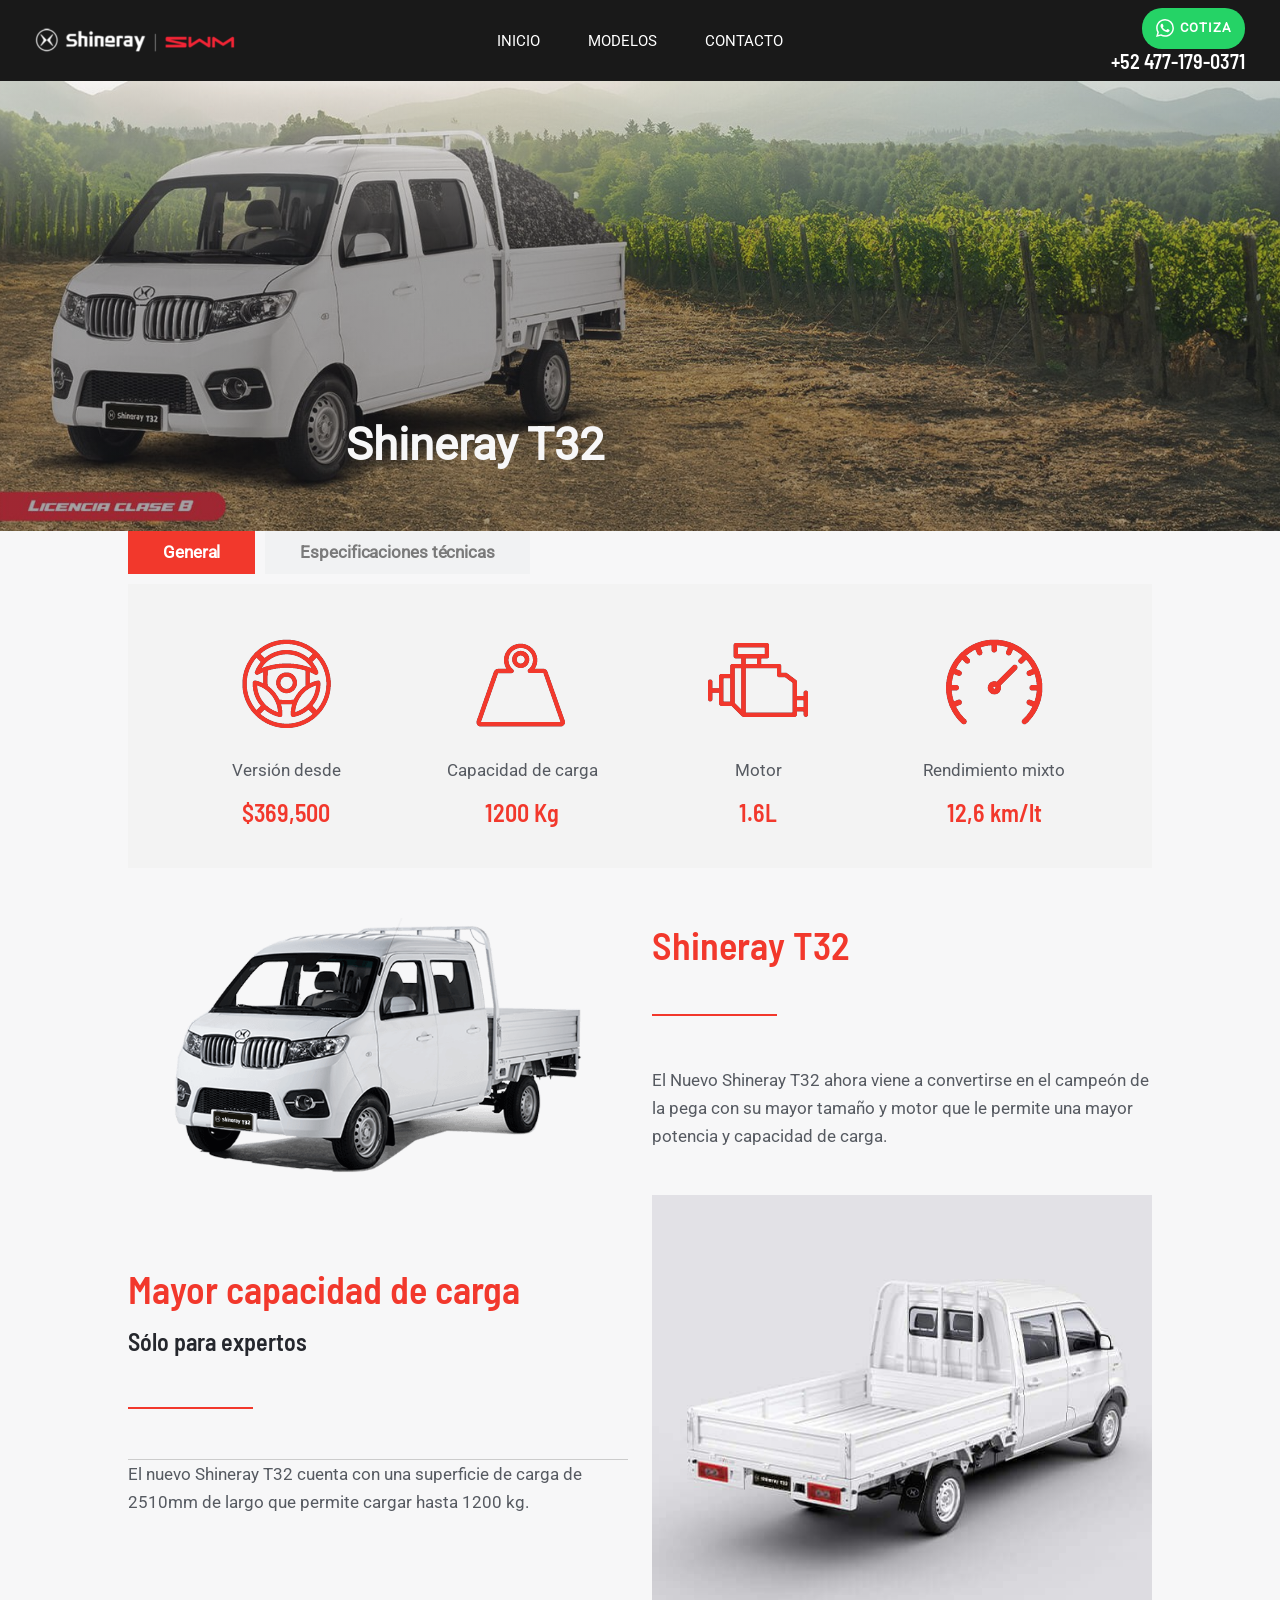
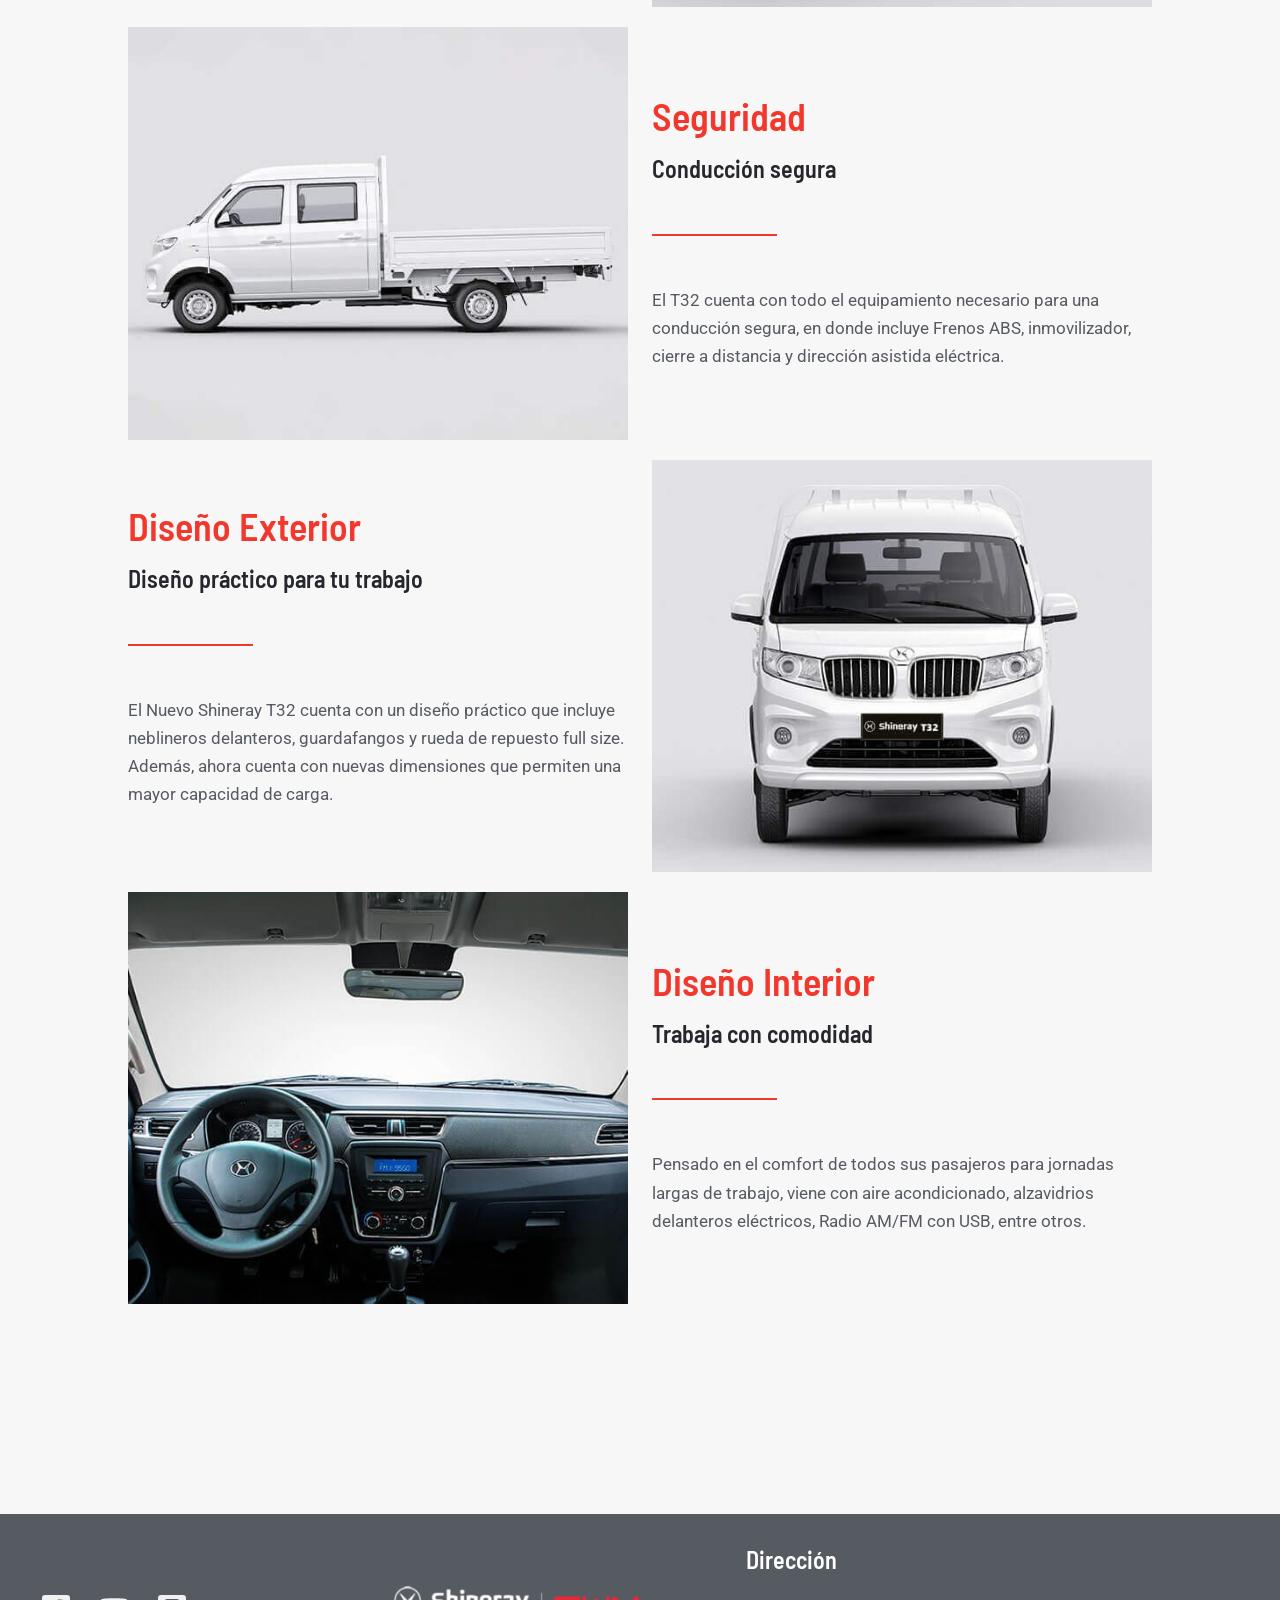
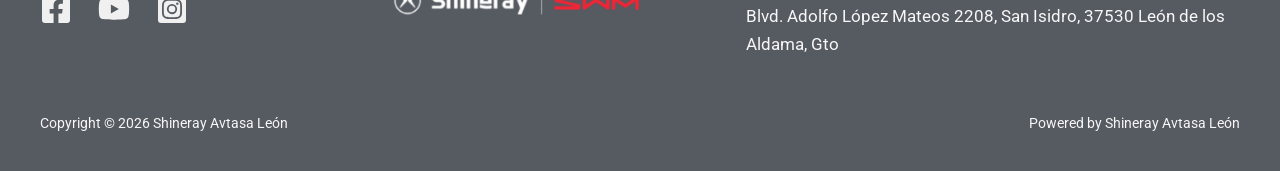
<file: detail-t32/index.html>
<!DOCTYPE html><html lang="es-MX"><head>
<meta charset="UTF-8">
<meta name="viewport" content="width=device-width, initial-scale=1">
	<link rel="profile" href="https://gmpg.org/xfn/11"> 
	<title>T32 – Shineray Avtasa León</title>
<meta name="robots" content="max-image-preview:large">
	<style>img:is([sizes="auto" i], [sizes^="auto," i]) { contain-intrinsic-size: 3000px 1500px }</style>
	<link rel="alternate" type="application/rss+xml" title="Shineray Avtasa León » Feed" href="./feed/">
<link rel="alternate" type="application/rss+xml" title="Shineray Avtasa León » Comments Feed" href="./comments/feed/">
<script>
window._wpemojiSettings = {"baseUrl":"https:\/\/s.w.org\/images\/core\/emoji\/15.0.3\/72x72\/","ext":".png","svgUrl":"https:\/\/s.w.org\/images\/core\/emoji\/15.0.3\/svg\/","svgExt":".svg","source":{"concatemoji":"\/wp-includes\/js\/wp-emoji-release.min.js?ver=6.7.5"}};
/*! This file is auto-generated */
!function(i,n){var o,s,e;function c(e){try{var t={supportTests:e,timestamp:(new Date).valueOf()};sessionStorage.setItem(o,JSON.stringify(t))}catch(e){}}function p(e,t,n){e.clearRect(0,0,e.canvas.width,e.canvas.height),e.fillText(t,0,0);var t=new Uint32Array(e.getImageData(0,0,e.canvas.width,e.canvas.height).data),r=(e.clearRect(0,0,e.canvas.width,e.canvas.height),e.fillText(n,0,0),new Uint32Array(e.getImageData(0,0,e.canvas.width,e.canvas.height).data));return t.every(function(e,t){return e===r[t]})}function u(e,t,n){switch(t){case"flag":return n(e,"\ud83c\udff3\ufe0f\u200d\u26a7\ufe0f","\ud83c\udff3\ufe0f\u200b\u26a7\ufe0f")?!1:!n(e,"\ud83c\uddfa\ud83c\uddf3","\ud83c\uddfa\u200b\ud83c\uddf3")&&!n(e,"\ud83c\udff4\udb40\udc67\udb40\udc62\udb40\udc65\udb40\udc6e\udb40\udc67\udb40\udc7f","\ud83c\udff4\u200b\udb40\udc67\u200b\udb40\udc62\u200b\udb40\udc65\u200b\udb40\udc6e\u200b\udb40\udc67\u200b\udb40\udc7f");case"emoji":return!n(e,"\ud83d\udc26\u200d\u2b1b","\ud83d\udc26\u200b\u2b1b")}return!1}function f(e,t,n){var r="undefined"!=typeof WorkerGlobalScope&&self instanceof WorkerGlobalScope?new OffscreenCanvas(300,150):i.createElement("canvas"),a=r.getContext("2d",{willReadFrequently:!0}),o=(a.textBaseline="top",a.font="600 32px Arial",{});return e.forEach(function(e){o[e]=t(a,e,n)}),o}function t(e){var t=i.createElement("script");t.src=e,t.defer=!0,i.head.appendChild(t)}"undefined"!=typeof Promise&&(o="wpEmojiSettingsSupports",s=["flag","emoji"],n.supports={everything:!0,everythingExceptFlag:!0},e=new Promise(function(e){i.addEventListener("DOMContentLoaded",e,{once:!0})}),new Promise(function(t){var n=function(){try{var e=JSON.parse(sessionStorage.getItem(o));if("object"==typeof e&&"number"==typeof e.timestamp&&(new Date).valueOf()<e.timestamp+604800&&"object"==typeof e.supportTests)return e.supportTests}catch(e){}return null}();if(!n){if("undefined"!=typeof Worker&&"undefined"!=typeof OffscreenCanvas&&"undefined"!=typeof URL&&URL.createObjectURL&&"undefined"!=typeof Blob)try{var e="postMessage("+f.toString()+"("+[JSON.stringify(s),u.toString(),p.toString()].join(",")+"));",r=new Blob([e],{type:"text/javascript"}),a=new Worker(URL.createObjectURL(r),{name:"wpTestEmojiSupports"});return void(a.onmessage=function(e){c(n=e.data),a.terminate(),t(n)})}catch(e){}c(n=f(s,u,p))}t(n)}).then(function(e){for(var t in e)n.supports[t]=e[t],n.supports.everything=n.supports.everything&&n.supports[t],"flag"!==t&&(n.supports.everythingExceptFlag=n.supports.everythingExceptFlag&&n.supports[t]);n.supports.everythingExceptFlag=n.supports.everythingExceptFlag&&!n.supports.flag,n.DOMReady=!1,n.readyCallback=function(){n.DOMReady=!0}}).then(function(){return e}).then(function(){var e;n.supports.everything||(n.readyCallback(),(e=n.source||{}).concatemoji?t(e.concatemoji):e.wpemoji&&e.twemoji&&(t(e.twemoji),t(e.wpemoji)))}))}((window,document),window._wpemojiSettings);
</script>
<link rel="stylesheet" id="astra-theme-css-css" href="../wp-content/themes/astra/assets/css/minified/main.min.css" media="all">
<style id="astra-theme-css-inline-css">
:root{--ast-post-nav-space:0;--ast-container-default-xlg-padding:6.67em;--ast-container-default-lg-padding:5.67em;--ast-container-default-slg-padding:4.34em;--ast-container-default-md-padding:3.34em;--ast-container-default-sm-padding:6.67em;--ast-container-default-xs-padding:2.4em;--ast-container-default-xxs-padding:1.4em;--ast-code-block-background:#EEEEEE;--ast-comment-inputs-background:#FAFAFA;--ast-normal-container-width:1200px;--ast-narrow-container-width:750px;--ast-blog-title-font-weight:normal;--ast-blog-meta-weight:inherit;--ast-global-color-primary:var(--ast-global-color-5);--ast-global-color-secondary:var(--ast-global-color-4);--ast-global-color-alternate-background:var(--ast-global-color-7);--ast-global-color-subtle-background:var(--ast-global-color-6);--ast-bg-style-guide:var( --ast-global-color-secondary,var(--ast-global-color-5) );--ast-shadow-style-guide:0px 0px 4px 0 #00000057;--ast-global-dark-bg-style:#fff;--ast-global-dark-lfs:#fbfbfb;--ast-widget-bg-color:#fafafa;--ast-wc-container-head-bg-color:#fbfbfb;--ast-title-layout-bg:#eeeeee;--ast-search-border-color:#e7e7e7;--ast-lifter-hover-bg:#e6e6e6;--ast-gallery-block-color:#000;--srfm-color-input-label:var(--ast-global-color-2);}html{font-size:106.25%;}a,.page-title{color:var(--ast-global-color-2);}a:hover,a:focus{color:var(--ast-global-color-1);}body,button,input,select,textarea,.ast-button,.ast-custom-button{font-family:'Roboto',sans-serif;font-weight:400;font-size:17px;font-size:1rem;line-height:var(--ast-body-line-height,1.65em);}blockquote{color:var(--ast-global-color-3);}p,.entry-content p{margin-bottom:1em;}h1,h2,h3,h4,h5,h6,.entry-content :where(h1,h2,h3,h4,h5,h6),.site-title,.site-title a{font-family:'Barlow Semi Condensed',sans-serif;font-weight:600;line-height:1em;}.site-title{font-size:35px;font-size:2.0588235294118rem;display:none;}header .custom-logo-link img{max-width:200px;width:200px;}.astra-logo-svg{width:200px;}.site-header .site-description{font-size:15px;font-size:0.88235294117647rem;display:none;}.entry-title{font-size:26px;font-size:1.5294117647059rem;}.archive .ast-article-post .ast-article-inner,.blog .ast-article-post .ast-article-inner,.archive .ast-article-post .ast-article-inner:hover,.blog .ast-article-post .ast-article-inner:hover{overflow:hidden;}h1,.entry-content :where(h1){font-size:48px;font-size:2.8235294117647rem;font-family:'Barlow Semi Condensed',sans-serif;line-height:1em;}h2,.entry-content :where(h2){font-size:38px;font-size:2.2352941176471rem;font-family:'Barlow Semi Condensed',sans-serif;line-height:1em;}h3,.entry-content :where(h3){font-size:30px;font-size:1.7647058823529rem;font-family:'Barlow Semi Condensed',sans-serif;line-height:1em;}h4,.entry-content :where(h4){font-size:24px;font-size:1.4117647058824rem;line-height:1.2em;font-family:'Barlow Semi Condensed',sans-serif;}h5,.entry-content :where(h5){font-size:20px;font-size:1.1764705882353rem;line-height:1.2em;font-family:'Barlow Semi Condensed',sans-serif;}h6,.entry-content :where(h6){font-size:17px;font-size:1rem;line-height:1.25em;font-family:'Barlow Semi Condensed',sans-serif;}::selection{background-color:var(--ast-global-color-0);color:#ffffff;}body,h1,h2,h3,h4,h5,h6,.entry-title a,.entry-content :where(h1,h2,h3,h4,h5,h6){color:var(--ast-global-color-3);}.tagcloud a:hover,.tagcloud a:focus,.tagcloud a.current-item{color:#ffffff;border-color:var(--ast-global-color-2);background-color:var(--ast-global-color-2);}input:focus,input[type="text"]:focus,input[type="email"]:focus,input[type="url"]:focus,input[type="password"]:focus,input[type="reset"]:focus,input[type="search"]:focus,textarea:focus{border-color:var(--ast-global-color-2);}input[type="radio"]:checked,input[type=reset],input[type="checkbox"]:checked,input[type="checkbox"]:hover:checked,input[type="checkbox"]:focus:checked,input[type=range]::-webkit-slider-thumb{border-color:var(--ast-global-color-2);background-color:var(--ast-global-color-2);box-shadow:none;}.site-footer a:hover + .post-count,.site-footer a:focus + .post-count{background:var(--ast-global-color-2);border-color:var(--ast-global-color-2);}.single .nav-links .nav-previous,.single .nav-links .nav-next{color:var(--ast-global-color-2);}.entry-meta,.entry-meta *{line-height:1.45;color:var(--ast-global-color-2);}.entry-meta a:not(.ast-button):hover,.entry-meta a:not(.ast-button):hover *,.entry-meta a:not(.ast-button):focus,.entry-meta a:not(.ast-button):focus *,.page-links > .page-link,.page-links .page-link:hover,.post-navigation a:hover{color:var(--ast-global-color-1);}#cat option,.secondary .calendar_wrap thead a,.secondary .calendar_wrap thead a:visited{color:var(--ast-global-color-2);}.secondary .calendar_wrap #today,.ast-progress-val span{background:var(--ast-global-color-2);}.secondary a:hover + .post-count,.secondary a:focus + .post-count{background:var(--ast-global-color-2);border-color:var(--ast-global-color-2);}.calendar_wrap #today > a{color:#ffffff;}.page-links .page-link,.single .post-navigation a{color:var(--ast-global-color-2);}.ast-search-menu-icon .search-form button.search-submit{padding:0 4px;}.ast-search-menu-icon form.search-form{padding-right:0;}.ast-header-search .ast-search-menu-icon.ast-dropdown-active .search-form,.ast-header-search .ast-search-menu-icon.ast-dropdown-active .search-field:focus{transition:all 0.2s;}.search-form input.search-field:focus{outline:none;}.ast-mobile-header-content .ast-builder-layout-element:not(.ast-builder-menu):not(.ast-header-divider-element),.ast-mobile-popup-content .ast-builder-layout-element:not(.ast-builder-menu):not(.ast-header-divider-element){padding:15px 20px;}.wp-block-latest-posts > li > a{color:var(--ast-global-color-2);}.widget-title,.widget .wp-block-heading{font-size:24px;font-size:1.4117647058824rem;color:var(--ast-global-color-3);}.ast-search-menu-icon.slide-search a:focus-visible:focus-visible,.astra-search-icon:focus-visible,#close:focus-visible,a:focus-visible,.ast-menu-toggle:focus-visible,.site .skip-link:focus-visible,.wp-block-loginout input:focus-visible,.wp-block-search.wp-block-search__button-inside .wp-block-search__inside-wrapper,.ast-header-navigation-arrow:focus-visible,.ast-orders-table__row .ast-orders-table__cell:focus-visible,a#ast-apply-coupon:focus-visible,#ast-apply-coupon:focus-visible,#close:focus-visible,.button.search-submit:focus-visible,#search_submit:focus,.normal-search:focus-visible,.ast-header-account-wrap:focus-visible,.astra-cart-drawer-close:focus,.ast-single-variation:focus,.ast-button:focus,.ast-builder-button-wrap:has(.ast-custom-button-link:focus),.ast-builder-button-wrap .ast-custom-button-link:focus{outline-style:dotted;outline-color:inherit;outline-width:thin;}input:focus,input[type="text"]:focus,input[type="email"]:focus,input[type="url"]:focus,input[type="password"]:focus,input[type="reset"]:focus,input[type="search"]:focus,input[type="number"]:focus,textarea:focus,.wp-block-search__input:focus,[data-section="section-header-mobile-trigger"] .ast-button-wrap .ast-mobile-menu-trigger-minimal:focus,.ast-mobile-popup-drawer.active .menu-toggle-close:focus,#ast-scroll-top:focus,#coupon_code:focus,#ast-coupon-code:focus{border-style:dotted;border-color:inherit;border-width:thin;}input{outline:none;}.ast-logo-title-inline .site-logo-img{padding-right:1em;}.site-logo-img img{ transition:all 0.2s linear;}body .ast-oembed-container *{position:absolute;top:0;width:100%;height:100%;left:0;}body .wp-block-embed-pocket-casts .ast-oembed-container *{position:unset;}.ast-single-post-featured-section + article {margin-top: 2em;}.site-content .ast-single-post-featured-section img {width: 100%;overflow: hidden;object-fit: cover;}.site > .ast-single-related-posts-container {margin-top: 0;}@media (min-width: 922px) {.ast-desktop .ast-container--narrow {max-width: var(--ast-narrow-container-width);margin: 0 auto;}}.ast-page-builder-template .hentry {margin: 0;}.ast-page-builder-template .site-content > .ast-container {max-width: 100%;padding: 0;}.ast-page-builder-template .site .site-content #primary {padding: 0;margin: 0;}.ast-page-builder-template .no-results {text-align: center;margin: 4em auto;}.ast-page-builder-template .ast-pagination {padding: 2em;}.ast-page-builder-template .entry-header.ast-no-title.ast-no-thumbnail {margin-top: 0;}.ast-page-builder-template .entry-header.ast-header-without-markup {margin-top: 0;margin-bottom: 0;}.ast-page-builder-template .entry-header.ast-no-title.ast-no-meta {margin-bottom: 0;}.ast-page-builder-template.single .post-navigation {padding-bottom: 2em;}.ast-page-builder-template.single-post .site-content > .ast-container {max-width: 100%;}.ast-page-builder-template .entry-header {margin-top: 4em;margin-left: auto;margin-right: auto;padding-left: 20px;padding-right: 20px;}.single.ast-page-builder-template .entry-header {padding-left: 20px;padding-right: 20px;}.ast-page-builder-template .ast-archive-description {margin: 4em auto 0;padding-left: 20px;padding-right: 20px;}.ast-page-builder-template.ast-no-sidebar .entry-content .alignwide {margin-left: 0;margin-right: 0;}@media (max-width:921.9px){#ast-desktop-header{display:none;}}@media (min-width:922px){#ast-mobile-header{display:none;}}.wp-block-buttons.aligncenter{justify-content:center;}@media (max-width:921px){.ast-theme-transparent-header #primary,.ast-theme-transparent-header #secondary{padding:0;}}@media (max-width:921px){.ast-plain-container.ast-no-sidebar #primary{padding:0;}}.ast-plain-container.ast-no-sidebar #primary{margin-top:0;margin-bottom:0;}.wp-block-button.is-style-outline .wp-block-button__link{border-color:#f2382c;border-top-width:2px;border-right-width:2px;border-bottom-width:2px;border-left-width:2px;}div.wp-block-button.is-style-outline > .wp-block-button__link:not(.has-text-color),div.wp-block-button.wp-block-button__link.is-style-outline:not(.has-text-color){color:#f2382c;}.wp-block-button.is-style-outline .wp-block-button__link:hover,.wp-block-buttons .wp-block-button.is-style-outline .wp-block-button__link:focus,.wp-block-buttons .wp-block-button.is-style-outline > .wp-block-button__link:not(.has-text-color):hover,.wp-block-buttons .wp-block-button.wp-block-button__link.is-style-outline:not(.has-text-color):hover{color:#fffcfc;background-color:rgba(150,51,53,0.71);border-color:#f2382c;}.post-page-numbers.current .page-link,.ast-pagination .page-numbers.current{color:#ffffff;border-color:var(--ast-global-color-0);background-color:var(--ast-global-color-0);}.wp-block-buttons .wp-block-button.is-style-outline .wp-block-button__link.wp-element-button,.ast-outline-button,.wp-block-uagb-buttons-child .uagb-buttons-repeater.ast-outline-button{border-color:var(--ast-global-color-0);border-top-width:2px;border-right-width:2px;border-bottom-width:2px;border-left-width:2px;font-family:inherit;font-weight:700;font-size:13px;font-size:0.76470588235294rem;line-height:1em;border-top-left-radius:0px;border-top-right-radius:0px;border-bottom-right-radius:0px;border-bottom-left-radius:0px;}.wp-block-buttons .wp-block-button.is-style-outline > .wp-block-button__link:not(.has-text-color),.wp-block-buttons .wp-block-button.wp-block-button__link.is-style-outline:not(.has-text-color),.ast-outline-button{color:#f2382c;}.wp-block-button.is-style-outline .wp-block-button__link:hover,.wp-block-buttons .wp-block-button.is-style-outline .wp-block-button__link:focus,.wp-block-buttons .wp-block-button.is-style-outline > .wp-block-button__link:not(.has-text-color):hover,.wp-block-buttons .wp-block-button.wp-block-button__link.is-style-outline:not(.has-text-color):hover,.ast-outline-button:hover,.ast-outline-button:focus,.wp-block-uagb-buttons-child .uagb-buttons-repeater.ast-outline-button:hover,.wp-block-uagb-buttons-child .uagb-buttons-repeater.ast-outline-button:focus{color:#fffcfc;background-color:var(--ast-global-color-0);border-color:var(--ast-global-color-0);}.wp-block-button .wp-block-button__link.wp-element-button.is-style-outline:not(.has-background),.wp-block-button.is-style-outline>.wp-block-button__link.wp-element-button:not(.has-background),.ast-outline-button{background-color:rgba(242,57,44,0);}.entry-content[data-ast-blocks-layout] > figure{margin-bottom:1em;}@media (max-width:921px){.ast-left-sidebar #content > .ast-container{display:flex;flex-direction:column-reverse;width:100%;}.ast-separate-container .ast-article-post,.ast-separate-container .ast-article-single{padding:1.5em 2.14em;}.ast-author-box img.avatar{margin:20px 0 0 0;}}@media (min-width:922px){.ast-separate-container.ast-right-sidebar #primary,.ast-separate-container.ast-left-sidebar #primary{border:0;}.search-no-results.ast-separate-container #primary{margin-bottom:4em;}}.elementor-widget-button .elementor-button{border-style:solid;text-decoration:none;border-top-width:2px;border-right-width:2px;border-left-width:2px;border-bottom-width:2px;}body .elementor-button.elementor-size-sm,body .elementor-button.elementor-size-xs,body .elementor-button.elementor-size-md,body .elementor-button.elementor-size-lg,body .elementor-button.elementor-size-xl,body .elementor-button{border-top-left-radius:0px;border-top-right-radius:0px;border-bottom-right-radius:0px;border-bottom-left-radius:0px;padding-top:14px;padding-right:22px;padding-bottom:14px;padding-left:22px;}@media (max-width:921px){.elementor-widget-button .elementor-button.elementor-size-sm,.elementor-widget-button .elementor-button.elementor-size-xs,.elementor-widget-button .elementor-button.elementor-size-md,.elementor-widget-button .elementor-button.elementor-size-lg,.elementor-widget-button .elementor-button.elementor-size-xl,.elementor-widget-button .elementor-button{padding-top:14px;padding-right:20px;padding-bottom:14px;padding-left:20px;}}@media (max-width:544px){.elementor-widget-button .elementor-button.elementor-size-sm,.elementor-widget-button .elementor-button.elementor-size-xs,.elementor-widget-button .elementor-button.elementor-size-md,.elementor-widget-button .elementor-button.elementor-size-lg,.elementor-widget-button .elementor-button.elementor-size-xl,.elementor-widget-button .elementor-button{padding-top:12px;padding-right:20px;padding-bottom:12px;padding-left:20px;}}.elementor-widget-button .elementor-button{border-color:#f2382c;background-color:rgba(242,57,44,0);}.elementor-widget-button .elementor-button:hover,.elementor-widget-button .elementor-button:focus{color:#fffcfc;background-color:rgba(150,51,53,0.71);border-color:#f2382c;}.wp-block-button .wp-block-button__link ,.elementor-widget-button .elementor-button,.elementor-widget-button .elementor-button:visited{color:#f2382c;}.elementor-widget-button .elementor-button{font-weight:700;font-size:13px;font-size:0.76470588235294rem;line-height:1em;text-transform:uppercase;letter-spacing:2px;}body .elementor-button.elementor-size-sm,body .elementor-button.elementor-size-xs,body .elementor-button.elementor-size-md,body .elementor-button.elementor-size-lg,body .elementor-button.elementor-size-xl,body .elementor-button{font-size:13px;font-size:0.76470588235294rem;}.wp-block-button .wp-block-button__link:hover,.wp-block-button .wp-block-button__link:focus{color:#fffcfc;background-color:rgba(150,51,53,0.71);border-color:#f2382c;}.elementor-widget-heading h1.elementor-heading-title{line-height:1em;}.elementor-widget-heading h2.elementor-heading-title{line-height:1em;}.elementor-widget-heading h3.elementor-heading-title{line-height:1em;}.elementor-widget-heading h4.elementor-heading-title{line-height:1.2em;}.elementor-widget-heading h5.elementor-heading-title{line-height:1.2em;}.elementor-widget-heading h6.elementor-heading-title{line-height:1.25em;}.wp-block-button .wp-block-button__link,.wp-block-search .wp-block-search__button,body .wp-block-file .wp-block-file__button{border-style:solid;border-top-width:2px;border-right-width:2px;border-left-width:2px;border-bottom-width:2px;border-color:#f2382c;background-color:rgba(242,57,44,0);color:#f2382c;font-family:inherit;font-weight:700;line-height:1em;text-transform:uppercase;letter-spacing:2px;font-size:13px;font-size:0.76470588235294rem;border-top-left-radius:0px;border-top-right-radius:0px;border-bottom-right-radius:0px;border-bottom-left-radius:0px;padding-top:14px;padding-right:22px;padding-bottom:14px;padding-left:22px;}@media (max-width:921px){.wp-block-button .wp-block-button__link,.wp-block-search .wp-block-search__button,body .wp-block-file .wp-block-file__button{padding-top:14px;padding-right:20px;padding-bottom:14px;padding-left:20px;}}@media (max-width:544px){.wp-block-button .wp-block-button__link,.wp-block-search .wp-block-search__button,body .wp-block-file .wp-block-file__button{padding-top:12px;padding-right:20px;padding-bottom:12px;padding-left:20px;}}.menu-toggle,button,.ast-button,.ast-custom-button,.button,input#submit,input[type="button"],input[type="submit"],input[type="reset"],form[CLASS*="wp-block-search__"].wp-block-search .wp-block-search__inside-wrapper .wp-block-search__button,body .wp-block-file .wp-block-file__button{border-style:solid;border-top-width:2px;border-right-width:2px;border-left-width:2px;border-bottom-width:2px;color:#f2382c;border-color:#f2382c;background-color:rgba(242,57,44,0);padding-top:14px;padding-right:22px;padding-bottom:14px;padding-left:22px;font-family:inherit;font-weight:700;font-size:13px;font-size:0.76470588235294rem;line-height:1em;text-transform:uppercase;letter-spacing:2px;border-top-left-radius:0px;border-top-right-radius:0px;border-bottom-right-radius:0px;border-bottom-left-radius:0px;}button:focus,.menu-toggle:hover,button:hover,.ast-button:hover,.ast-custom-button:hover .button:hover,.ast-custom-button:hover ,input[type=reset]:hover,input[type=reset]:focus,input#submit:hover,input#submit:focus,input[type="button"]:hover,input[type="button"]:focus,input[type="submit"]:hover,input[type="submit"]:focus,form[CLASS*="wp-block-search__"].wp-block-search .wp-block-search__inside-wrapper .wp-block-search__button:hover,form[CLASS*="wp-block-search__"].wp-block-search .wp-block-search__inside-wrapper .wp-block-search__button:focus,body .wp-block-file .wp-block-file__button:hover,body .wp-block-file .wp-block-file__button:focus{color:#fffcfc;background-color:rgba(150,51,53,0.71);border-color:#f2382c;}@media (max-width:921px){.menu-toggle,button,.ast-button,.ast-custom-button,.button,input#submit,input[type="button"],input[type="submit"],input[type="reset"],form[CLASS*="wp-block-search__"].wp-block-search .wp-block-search__inside-wrapper .wp-block-search__button,body .wp-block-file .wp-block-file__button{padding-top:14px;padding-right:20px;padding-bottom:14px;padding-left:20px;}}@media (max-width:544px){.menu-toggle,button,.ast-button,.ast-custom-button,.button,input#submit,input[type="button"],input[type="submit"],input[type="reset"],form[CLASS*="wp-block-search__"].wp-block-search .wp-block-search__inside-wrapper .wp-block-search__button,body .wp-block-file .wp-block-file__button{padding-top:12px;padding-right:20px;padding-bottom:12px;padding-left:20px;}}@media (max-width:921px){.ast-mobile-header-stack .main-header-bar .ast-search-menu-icon{display:inline-block;}.ast-header-break-point.ast-header-custom-item-outside .ast-mobile-header-stack .main-header-bar .ast-search-icon{margin:0;}.ast-comment-avatar-wrap img{max-width:2.5em;}.ast-comment-meta{padding:0 1.8888em 1.3333em;}.ast-separate-container .ast-comment-list li.depth-1{padding:1.5em 2.14em;}.ast-separate-container .comment-respond{padding:2em 2.14em;}}@media (min-width:544px){.ast-container{max-width:100%;}}@media (max-width:544px){.ast-separate-container .ast-article-post,.ast-separate-container .ast-article-single,.ast-separate-container .comments-title,.ast-separate-container .ast-archive-description{padding:1.5em 1em;}.ast-separate-container #content .ast-container{padding-left:0.54em;padding-right:0.54em;}.ast-separate-container .ast-comment-list .bypostauthor{padding:.5em;}.ast-search-menu-icon.ast-dropdown-active .search-field{width:170px;}} #ast-mobile-header .ast-site-header-cart-li a{pointer-events:none;}body,.ast-separate-container{background-color:var(--ast-global-color-4);background-image:none;}@media (max-width:921px){.widget-title{font-size:24px;font-size:1.4117647058824rem;}body,button,input,select,textarea,.ast-button,.ast-custom-button{font-size:17px;font-size:1rem;}#secondary,#secondary button,#secondary input,#secondary select,#secondary textarea{font-size:17px;font-size:1rem;}.site-title{display:none;}.site-header .site-description{display:none;}h1,.entry-content :where(h1){font-size:40px;}h2,.entry-content :where(h2){font-size:32px;}h3,.entry-content :where(h3){font-size:26px;}h4,.entry-content :where(h4){font-size:20px;font-size:1.1764705882353rem;}h5,.entry-content :where(h5){font-size:17px;font-size:1rem;}h6,.entry-content :where(h6){font-size:15px;font-size:0.88235294117647rem;}.astra-logo-svg{width:144px;}header .custom-logo-link img,.ast-header-break-point .site-logo-img .custom-mobile-logo-link img{max-width:144px;width:144px;}}@media (max-width:544px){.widget-title{font-size:24px;font-size:1.4117647058824rem;}body,button,input,select,textarea,.ast-button,.ast-custom-button{font-size:17px;font-size:1rem;}#secondary,#secondary button,#secondary input,#secondary select,#secondary textarea{font-size:17px;font-size:1rem;}.site-title{display:none;}.site-header .site-description{display:none;}h1,.entry-content :where(h1){font-size:32px;}h2,.entry-content :where(h2){font-size:25px;}h3,.entry-content :where(h3){font-size:22px;}h4,.entry-content :where(h4){font-size:18px;font-size:1.0588235294118rem;}h5,.entry-content :where(h5){font-size:15px;font-size:0.88235294117647rem;}h6,.entry-content :where(h6){font-size:13px;font-size:0.76470588235294rem;}header .custom-logo-link img,.ast-header-break-point .site-branding img,.ast-header-break-point .custom-logo-link img{max-width:162px;width:162px;}.astra-logo-svg{width:162px;}.ast-header-break-point .site-logo-img .custom-mobile-logo-link img{max-width:162px;}}@media (max-width:544px){html{font-size:106.25%;}}@media (min-width:922px){.ast-container{max-width:1240px;}}@media (min-width:922px){.site-content .ast-container{display:flex;}}@media (max-width:921px){.site-content .ast-container{flex-direction:column;}}@media (min-width:922px){.main-header-menu .sub-menu .menu-item.ast-left-align-sub-menu:hover > .sub-menu,.main-header-menu .sub-menu .menu-item.ast-left-align-sub-menu.focus > .sub-menu{margin-left:-0px;}}.site .comments-area{padding-bottom:3em;}.footer-widget-area[data-section^="section-fb-html-"] .ast-builder-html-element{text-align:center;}.wp-block-file {display: flex;align-items: center;flex-wrap: wrap;justify-content: space-between;}.wp-block-pullquote {border: none;}.wp-block-pullquote blockquote::before {content: "\201D";font-family: "Helvetica",sans-serif;display: flex;transform: rotate( 180deg );font-size: 6rem;font-style: normal;line-height: 1;font-weight: bold;align-items: center;justify-content: center;}.has-text-align-right > blockquote::before {justify-content: flex-start;}.has-text-align-left > blockquote::before {justify-content: flex-end;}figure.wp-block-pullquote.is-style-solid-color blockquote {max-width: 100%;text-align: inherit;}:root {--wp--custom--ast-default-block-top-padding: 3em;--wp--custom--ast-default-block-right-padding: 3em;--wp--custom--ast-default-block-bottom-padding: 3em;--wp--custom--ast-default-block-left-padding: 3em;--wp--custom--ast-container-width: 1200px;--wp--custom--ast-content-width-size: 1200px;--wp--custom--ast-wide-width-size: calc(1200px + var(--wp--custom--ast-default-block-left-padding) + var(--wp--custom--ast-default-block-right-padding));}.ast-narrow-container {--wp--custom--ast-content-width-size: 750px;--wp--custom--ast-wide-width-size: 750px;}@media(max-width: 921px) {:root {--wp--custom--ast-default-block-top-padding: 3em;--wp--custom--ast-default-block-right-padding: 2em;--wp--custom--ast-default-block-bottom-padding: 3em;--wp--custom--ast-default-block-left-padding: 2em;}}@media(max-width: 544px) {:root {--wp--custom--ast-default-block-top-padding: 3em;--wp--custom--ast-default-block-right-padding: 1.5em;--wp--custom--ast-default-block-bottom-padding: 3em;--wp--custom--ast-default-block-left-padding: 1.5em;}}.entry-content > .wp-block-group,.entry-content > .wp-block-cover,.entry-content > .wp-block-columns {padding-top: var(--wp--custom--ast-default-block-top-padding);padding-right: var(--wp--custom--ast-default-block-right-padding);padding-bottom: var(--wp--custom--ast-default-block-bottom-padding);padding-left: var(--wp--custom--ast-default-block-left-padding);}.ast-plain-container.ast-no-sidebar .entry-content > .alignfull,.ast-page-builder-template .ast-no-sidebar .entry-content > .alignfull {margin-left: calc( -50vw + 50%);margin-right: calc( -50vw + 50%);max-width: 100vw;width: 100vw;}.ast-plain-container.ast-no-sidebar .entry-content .alignfull .alignfull,.ast-page-builder-template.ast-no-sidebar .entry-content .alignfull .alignfull,.ast-plain-container.ast-no-sidebar .entry-content .alignfull .alignwide,.ast-page-builder-template.ast-no-sidebar .entry-content .alignfull .alignwide,.ast-plain-container.ast-no-sidebar .entry-content .alignwide .alignfull,.ast-page-builder-template.ast-no-sidebar .entry-content .alignwide .alignfull,.ast-plain-container.ast-no-sidebar .entry-content .alignwide .alignwide,.ast-page-builder-template.ast-no-sidebar .entry-content .alignwide .alignwide,.ast-plain-container.ast-no-sidebar .entry-content .wp-block-column .alignfull,.ast-page-builder-template.ast-no-sidebar .entry-content .wp-block-column .alignfull,.ast-plain-container.ast-no-sidebar .entry-content .wp-block-column .alignwide,.ast-page-builder-template.ast-no-sidebar .entry-content .wp-block-column .alignwide {margin-left: auto;margin-right: auto;width: 100%;}[data-ast-blocks-layout] .wp-block-separator:not(.is-style-dots) {height: 0;}[data-ast-blocks-layout] .wp-block-separator {margin: 20px auto;}[data-ast-blocks-layout] .wp-block-separator:not(.is-style-wide):not(.is-style-dots) {max-width: 100px;}[data-ast-blocks-layout] .wp-block-separator.has-background {padding: 0;}.entry-content[data-ast-blocks-layout] > * {max-width: var(--wp--custom--ast-content-width-size);margin-left: auto;margin-right: auto;}.entry-content[data-ast-blocks-layout] > .alignwide {max-width: var(--wp--custom--ast-wide-width-size);}.entry-content[data-ast-blocks-layout] .alignfull {max-width: none;}.entry-content .wp-block-columns {margin-bottom: 0;}blockquote {margin: 1.5em;border-color: rgba(0,0,0,0.05);}.wp-block-quote:not(.has-text-align-right):not(.has-text-align-center) {border-left: 5px solid rgba(0,0,0,0.05);}.has-text-align-right > blockquote,blockquote.has-text-align-right {border-right: 5px solid rgba(0,0,0,0.05);}.has-text-align-left > blockquote,blockquote.has-text-align-left {border-left: 5px solid rgba(0,0,0,0.05);}.wp-block-site-tagline,.wp-block-latest-posts .read-more {margin-top: 15px;}.wp-block-loginout p label {display: block;}.wp-block-loginout p:not(.login-remember):not(.login-submit) input {width: 100%;}.wp-block-loginout input:focus {border-color: transparent;}.wp-block-loginout input:focus {outline: thin dotted;}.entry-content .wp-block-media-text .wp-block-media-text__content {padding: 0 0 0 8%;}.entry-content .wp-block-media-text.has-media-on-the-right .wp-block-media-text__content {padding: 0 8% 0 0;}.entry-content .wp-block-media-text.has-background .wp-block-media-text__content {padding: 8%;}.entry-content .wp-block-cover:not([class*="background-color"]):not(.has-text-color.has-link-color) .wp-block-cover__inner-container,.entry-content .wp-block-cover:not([class*="background-color"]) .wp-block-cover-image-text,.entry-content .wp-block-cover:not([class*="background-color"]) .wp-block-cover-text,.entry-content .wp-block-cover-image:not([class*="background-color"]) .wp-block-cover__inner-container,.entry-content .wp-block-cover-image:not([class*="background-color"]) .wp-block-cover-image-text,.entry-content .wp-block-cover-image:not([class*="background-color"]) .wp-block-cover-text {color: var(--ast-global-color-primary,var(--ast-global-color-5));}.wp-block-loginout .login-remember input {width: 1.1rem;height: 1.1rem;margin: 0 5px 4px 0;vertical-align: middle;}.wp-block-latest-posts > li > *:first-child,.wp-block-latest-posts:not(.is-grid) > li:first-child {margin-top: 0;}.entry-content > .wp-block-buttons,.entry-content > .wp-block-uagb-buttons {margin-bottom: 1.5em;}.wp-block-search__inside-wrapper .wp-block-search__input {padding: 0 10px;color: var(--ast-global-color-3);background: var(--ast-global-color-primary,var(--ast-global-color-5));border-color: var(--ast-border-color);}.wp-block-latest-posts .read-more {margin-bottom: 1.5em;}.wp-block-search__no-button .wp-block-search__inside-wrapper .wp-block-search__input {padding-top: 5px;padding-bottom: 5px;}.wp-block-latest-posts .wp-block-latest-posts__post-date,.wp-block-latest-posts .wp-block-latest-posts__post-author {font-size: 1rem;}.wp-block-latest-posts > li > *,.wp-block-latest-posts:not(.is-grid) > li {margin-top: 12px;margin-bottom: 12px;}.ast-page-builder-template .entry-content[data-ast-blocks-layout] > .alignwide:where(:not(.uagb-is-root-container):not(.spectra-is-root-container)) > * {max-width: var(--wp--custom--ast-wide-width-size);}.ast-page-builder-template .entry-content[data-ast-blocks-layout] > .inherit-container-width > *,.ast-page-builder-template .entry-content[data-ast-blocks-layout] > *:not(.wp-block-group):where(:not(.uagb-is-root-container):not(.spectra-is-root-container)) > *,.entry-content[data-ast-blocks-layout] > .wp-block-cover .wp-block-cover__inner-container {max-width: var(--wp--custom--ast-content-width-size) ;margin-left: auto;margin-right: auto;}.ast-page-builder-template .entry-content[data-ast-blocks-layout] > *,.ast-page-builder-template .entry-content[data-ast-blocks-layout] > .alignfull:where(:not(.wp-block-group):not(.uagb-is-root-container):not(.spectra-is-root-container)) > * {max-width: none;}.entry-content[data-ast-blocks-layout] .wp-block-cover:not(.alignleft):not(.alignright) {width: auto;}@media(max-width: 1200px) {.ast-separate-container .entry-content > .alignfull,.ast-separate-container .entry-content[data-ast-blocks-layout] > .alignwide,.ast-plain-container .entry-content[data-ast-blocks-layout] > .alignwide,.ast-plain-container .entry-content .alignfull {margin-left: calc(-1 * min(var(--ast-container-default-xlg-padding),20px)) ;margin-right: calc(-1 * min(var(--ast-container-default-xlg-padding),20px));}}@media(min-width: 1201px) {.ast-separate-container .entry-content > .alignfull {margin-left: calc(-1 * var(--ast-container-default-xlg-padding) );margin-right: calc(-1 * var(--ast-container-default-xlg-padding) );}.ast-separate-container .entry-content[data-ast-blocks-layout] > .alignwide,.ast-plain-container .entry-content[data-ast-blocks-layout] > .alignwide {margin-left: calc(-1 * var(--wp--custom--ast-default-block-left-padding) );margin-right: calc(-1 * var(--wp--custom--ast-default-block-right-padding) );}}@media(min-width: 921px) {.ast-separate-container .entry-content .wp-block-group.alignwide:not(.inherit-container-width) > :where(:not(.alignleft):not(.alignright)),.ast-plain-container .entry-content .wp-block-group.alignwide:not(.inherit-container-width) > :where(:not(.alignleft):not(.alignright)) {max-width: calc( var(--wp--custom--ast-content-width-size) + 80px );}.ast-plain-container.ast-right-sidebar .entry-content[data-ast-blocks-layout] .alignfull,.ast-plain-container.ast-left-sidebar .entry-content[data-ast-blocks-layout] .alignfull {margin-left: -60px;margin-right: -60px;}}@media(min-width: 544px) {.entry-content > .alignleft {margin-right: 20px;}.entry-content > .alignright {margin-left: 20px;}}@media (max-width:544px){.wp-block-columns .wp-block-column:not(:last-child){margin-bottom:20px;}.wp-block-latest-posts{margin:0;}}@media( max-width: 600px ) {.entry-content .wp-block-media-text .wp-block-media-text__content,.entry-content .wp-block-media-text.has-media-on-the-right .wp-block-media-text__content {padding: 8% 0 0;}.entry-content .wp-block-media-text.has-background .wp-block-media-text__content {padding: 8%;}}.ast-page-builder-template .entry-header {padding-left: 0;}.ast-narrow-container .site-content .wp-block-uagb-image--align-full .wp-block-uagb-image__figure {max-width: 100%;margin-left: auto;margin-right: auto;}:root .has-ast-global-color-0-color{color:var(--ast-global-color-0);}:root .has-ast-global-color-0-background-color{background-color:var(--ast-global-color-0);}:root .wp-block-button .has-ast-global-color-0-color{color:var(--ast-global-color-0);}:root .wp-block-button .has-ast-global-color-0-background-color{background-color:var(--ast-global-color-0);}:root .has-ast-global-color-1-color{color:var(--ast-global-color-1);}:root .has-ast-global-color-1-background-color{background-color:var(--ast-global-color-1);}:root .wp-block-button .has-ast-global-color-1-color{color:var(--ast-global-color-1);}:root .wp-block-button .has-ast-global-color-1-background-color{background-color:var(--ast-global-color-1);}:root .has-ast-global-color-2-color{color:var(--ast-global-color-2);}:root .has-ast-global-color-2-background-color{background-color:var(--ast-global-color-2);}:root .wp-block-button .has-ast-global-color-2-color{color:var(--ast-global-color-2);}:root .wp-block-button .has-ast-global-color-2-background-color{background-color:var(--ast-global-color-2);}:root .has-ast-global-color-3-color{color:var(--ast-global-color-3);}:root .has-ast-global-color-3-background-color{background-color:var(--ast-global-color-3);}:root .wp-block-button .has-ast-global-color-3-color{color:var(--ast-global-color-3);}:root .wp-block-button .has-ast-global-color-3-background-color{background-color:var(--ast-global-color-3);}:root .has-ast-global-color-4-color{color:var(--ast-global-color-4);}:root .has-ast-global-color-4-background-color{background-color:var(--ast-global-color-4);}:root .wp-block-button .has-ast-global-color-4-color{color:var(--ast-global-color-4);}:root .wp-block-button .has-ast-global-color-4-background-color{background-color:var(--ast-global-color-4);}:root .has-ast-global-color-5-color{color:var(--ast-global-color-5);}:root .has-ast-global-color-5-background-color{background-color:var(--ast-global-color-5);}:root .wp-block-button .has-ast-global-color-5-color{color:var(--ast-global-color-5);}:root .wp-block-button .has-ast-global-color-5-background-color{background-color:var(--ast-global-color-5);}:root .has-ast-global-color-6-color{color:var(--ast-global-color-6);}:root .has-ast-global-color-6-background-color{background-color:var(--ast-global-color-6);}:root .wp-block-button .has-ast-global-color-6-color{color:var(--ast-global-color-6);}:root .wp-block-button .has-ast-global-color-6-background-color{background-color:var(--ast-global-color-6);}:root .has-ast-global-color-7-color{color:var(--ast-global-color-7);}:root .has-ast-global-color-7-background-color{background-color:var(--ast-global-color-7);}:root .wp-block-button .has-ast-global-color-7-color{color:var(--ast-global-color-7);}:root .wp-block-button .has-ast-global-color-7-background-color{background-color:var(--ast-global-color-7);}:root .has-ast-global-color-8-color{color:var(--ast-global-color-8);}:root .has-ast-global-color-8-background-color{background-color:var(--ast-global-color-8);}:root .wp-block-button .has-ast-global-color-8-color{color:var(--ast-global-color-8);}:root .wp-block-button .has-ast-global-color-8-background-color{background-color:var(--ast-global-color-8);}:root{--ast-global-color-0:#f2382c;--ast-global-color-1:#dc2618;--ast-global-color-2:#25272d;--ast-global-color-3:#565a61;--ast-global-color-4:#f7f7f8;--ast-global-color-5:#ffffff;--ast-global-color-6:#f7f7f8;--ast-global-color-7:#25272d;--ast-global-color-8:#bfd1ff;}:root {--ast-border-color : #dddddd;}.ast-single-entry-banner {-js-display: flex;display: flex;flex-direction: column;justify-content: center;text-align: center;position: relative;background: var(--ast-title-layout-bg);}.ast-single-entry-banner[data-banner-layout="layout-1"] {max-width: 1200px;background: inherit;padding: 20px 0;}.ast-single-entry-banner[data-banner-width-type="custom"] {margin: 0 auto;width: 100%;}.ast-single-entry-banner + .site-content .entry-header {margin-bottom: 0;}.site .ast-author-avatar {--ast-author-avatar-size: ;}a.ast-underline-text {text-decoration: underline;}.ast-container > .ast-terms-link {position: relative;display: block;}a.ast-button.ast-badge-tax {padding: 4px 8px;border-radius: 3px;font-size: inherit;}header.entry-header{text-align:left;}header.entry-header > *:not(:last-child){margin-bottom:10px;}@media (max-width:921px){header.entry-header{text-align:left;}}@media (max-width:544px){header.entry-header{text-align:left;}}.ast-archive-entry-banner {-js-display: flex;display: flex;flex-direction: column;justify-content: center;text-align: center;position: relative;background: var(--ast-title-layout-bg);}.ast-archive-entry-banner[data-banner-width-type="custom"] {margin: 0 auto;width: 100%;}.ast-archive-entry-banner[data-banner-layout="layout-1"] {background: inherit;padding: 20px 0;text-align: left;}body.archive .ast-archive-description{max-width:1200px;width:100%;text-align:left;padding-top:3em;padding-right:3em;padding-bottom:3em;padding-left:3em;}body.archive .ast-archive-description .ast-archive-title,body.archive .ast-archive-description .ast-archive-title *{font-size:40px;font-size:2.3529411764706rem;}body.archive .ast-archive-description > *:not(:last-child){margin-bottom:10px;}@media (max-width:921px){body.archive .ast-archive-description{text-align:left;}}@media (max-width:544px){body.archive .ast-archive-description{text-align:left;}}.ast-breadcrumbs .trail-browse,.ast-breadcrumbs .trail-items,.ast-breadcrumbs .trail-items li{display:inline-block;margin:0;padding:0;border:none;background:inherit;text-indent:0;text-decoration:none;}.ast-breadcrumbs .trail-browse{font-size:inherit;font-style:inherit;font-weight:inherit;color:inherit;}.ast-breadcrumbs .trail-items{list-style:none;}.trail-items li::after{padding:0 0.3em;content:"\00bb";}.trail-items li:last-of-type::after{display:none;}h1,h2,h3,h4,h5,h6,.entry-content :where(h1,h2,h3,h4,h5,h6){color:var(--ast-global-color-2);}@media (max-width:921px){.ast-builder-grid-row-container.ast-builder-grid-row-tablet-3-firstrow .ast-builder-grid-row > *:first-child,.ast-builder-grid-row-container.ast-builder-grid-row-tablet-3-lastrow .ast-builder-grid-row > *:last-child{grid-column:1 / -1;}}@media (max-width:544px){.ast-builder-grid-row-container.ast-builder-grid-row-mobile-3-firstrow .ast-builder-grid-row > *:first-child,.ast-builder-grid-row-container.ast-builder-grid-row-mobile-3-lastrow .ast-builder-grid-row > *:last-child{grid-column:1 / -1;}}.ast-builder-layout-element[data-section="title_tagline"]{display:flex;}@media (max-width:921px){.ast-header-break-point .ast-builder-layout-element[data-section="title_tagline"]{display:flex;}}@media (max-width:544px){.ast-header-break-point .ast-builder-layout-element[data-section="title_tagline"]{display:flex;}}.ast-builder-menu-1{font-family:inherit;font-weight:500;text-transform:uppercase;}.ast-builder-menu-1 .menu-item > .menu-link{font-size:15px;font-size:0.88235294117647rem;color:var(--ast-global-color-5);padding-left:24px;padding-right:24px;}.ast-builder-menu-1 .menu-item > .ast-menu-toggle{color:var(--ast-global-color-5);}.ast-builder-menu-1 .menu-item:hover > .menu-link,.ast-builder-menu-1 .inline-on-mobile .menu-item:hover > .ast-menu-toggle{color:var(--ast-global-color-4);background:var(--ast-global-color-3);}.ast-builder-menu-1 .menu-item:hover > .ast-menu-toggle{color:var(--ast-global-color-4);}.ast-builder-menu-1 .menu-item.current-menu-item > .menu-link,.ast-builder-menu-1 .inline-on-mobile .menu-item.current-menu-item > .ast-menu-toggle,.ast-builder-menu-1 .current-menu-ancestor > .menu-link{color:var(--ast-global-color-1);background:var(--ast-global-color-2);}.ast-builder-menu-1 .menu-item.current-menu-item > .ast-menu-toggle{color:var(--ast-global-color-1);}.ast-builder-menu-1 .sub-menu,.ast-builder-menu-1 .inline-on-mobile .sub-menu{border-top-width:2px;border-bottom-width:0px;border-right-width:0px;border-left-width:0px;border-color:var(--ast-global-color-0);border-style:solid;}.ast-builder-menu-1 .sub-menu .sub-menu{top:-2px;}.ast-builder-menu-1 .main-header-menu > .menu-item > .sub-menu,.ast-builder-menu-1 .main-header-menu > .menu-item > .astra-full-megamenu-wrapper{margin-top:116px;}.ast-desktop .ast-builder-menu-1 .main-header-menu > .menu-item > .sub-menu:before,.ast-desktop .ast-builder-menu-1 .main-header-menu > .menu-item > .astra-full-megamenu-wrapper:before{height:calc( 116px + 2px + 5px );}.ast-builder-menu-1 .menu-item.menu-item-has-children > .ast-menu-toggle{right:calc( 24px - 0.907em );}.ast-desktop .ast-builder-menu-1 .menu-item .sub-menu .menu-link{border-style:none;}@media (max-width:921px){.ast-header-break-point .ast-builder-menu-1 .menu-item.menu-item-has-children > .ast-menu-toggle{top:0;}.ast-builder-menu-1 .inline-on-mobile .menu-item.menu-item-has-children > .ast-menu-toggle{right:-15px;}.ast-builder-menu-1 .menu-item-has-children > .menu-link:after{content:unset;}.ast-builder-menu-1 .main-header-menu > .menu-item > .sub-menu,.ast-builder-menu-1 .main-header-menu > .menu-item > .astra-full-megamenu-wrapper{margin-top:0;}}@media (max-width:544px){.ast-header-break-point .ast-builder-menu-1 .menu-item.menu-item-has-children > .ast-menu-toggle{top:0;}.ast-builder-menu-1 .main-header-menu > .menu-item > .sub-menu,.ast-builder-menu-1 .main-header-menu > .menu-item > .astra-full-megamenu-wrapper{margin-top:0;}}.ast-builder-menu-1{display:flex;}@media (max-width:921px){.ast-header-break-point .ast-builder-menu-1{display:flex;}}@media (max-width:544px){.ast-header-break-point .ast-builder-menu-1{display:flex;}}.ast-builder-html-element img.alignnone{display:inline-block;}.ast-builder-html-element p:first-child{margin-top:0;}.ast-builder-html-element p:last-child{margin-bottom:0;}.ast-header-break-point .main-header-bar .ast-builder-html-element{line-height:1.85714285714286;}.ast-header-html-1 .ast-builder-html-element{font-size:15px;font-size:0.88235294117647rem;}.ast-header-html-1{font-size:15px;font-size:0.88235294117647rem;}.ast-header-html-1{display:flex;}@media (max-width:921px){.ast-header-break-point .ast-header-html-1{display:flex;}}@media (max-width:544px){.ast-header-break-point .ast-header-html-1{display:flex;}}.site-below-footer-wrap{padding-top:20px;padding-bottom:20px;}.site-below-footer-wrap[data-section="section-below-footer-builder"]{background-color:var(--ast-global-color-3);background-image:none;min-height:80px;}.site-below-footer-wrap[data-section="section-below-footer-builder"] .ast-builder-grid-row{max-width:1200px;min-height:80px;margin-left:auto;margin-right:auto;}.site-below-footer-wrap[data-section="section-below-footer-builder"] .ast-builder-grid-row,.site-below-footer-wrap[data-section="section-below-footer-builder"] .site-footer-section{align-items:center;}.site-below-footer-wrap[data-section="section-below-footer-builder"].ast-footer-row-inline .site-footer-section{display:flex;margin-bottom:0;}.ast-builder-grid-row-2-equal .ast-builder-grid-row{grid-template-columns:repeat( 2,1fr );}@media (max-width:921px){.site-below-footer-wrap[data-section="section-below-footer-builder"].ast-footer-row-tablet-inline .site-footer-section{display:flex;margin-bottom:0;}.site-below-footer-wrap[data-section="section-below-footer-builder"].ast-footer-row-tablet-stack .site-footer-section{display:block;margin-bottom:10px;}.ast-builder-grid-row-container.ast-builder-grid-row-tablet-2-equal .ast-builder-grid-row{grid-template-columns:repeat( 2,1fr );}}@media (max-width:544px){.site-below-footer-wrap[data-section="section-below-footer-builder"].ast-footer-row-mobile-inline .site-footer-section{display:flex;margin-bottom:0;}.site-below-footer-wrap[data-section="section-below-footer-builder"].ast-footer-row-mobile-stack .site-footer-section{display:block;margin-bottom:10px;}.ast-builder-grid-row-container.ast-builder-grid-row-mobile-full .ast-builder-grid-row{grid-template-columns:1fr;}}.site-below-footer-wrap[data-section="section-below-footer-builder"]{padding-top:8px;padding-bottom:8px;padding-left:8px;padding-right:8px;}@media (max-width:921px){.site-below-footer-wrap[data-section="section-below-footer-builder"]{padding-top:40px;padding-bottom:40px;padding-left:40px;padding-right:40px;}}.site-below-footer-wrap[data-section="section-below-footer-builder"]{display:grid;}@media (max-width:921px){.ast-header-break-point .site-below-footer-wrap[data-section="section-below-footer-builder"]{display:grid;}}@media (max-width:544px){.ast-header-break-point .site-below-footer-wrap[data-section="section-below-footer-builder"]{display:grid;}}.ast-builder-html-element img.alignnone{display:inline-block;}.ast-builder-html-element p:first-child{margin-top:0;}.ast-builder-html-element p:last-child{margin-bottom:0;}.ast-header-break-point .main-header-bar .ast-builder-html-element{line-height:1.85714285714286;}.footer-widget-area[data-section="section-fb-html-1"] .ast-builder-html-element{color:var(--ast-global-color-4);font-size:16px;font-size:0.94117647058824rem;}.footer-widget-area[data-section="section-fb-html-1"]{font-size:16px;font-size:0.94117647058824rem;}.footer-widget-area[data-section="section-fb-html-1"]{display:block;}@media (max-width:921px){.ast-header-break-point .footer-widget-area[data-section="section-fb-html-1"]{display:block;}}@media (max-width:544px){.ast-header-break-point .footer-widget-area[data-section="section-fb-html-1"]{display:block;}}.footer-widget-area[data-section="section-fb-html-2"] .ast-builder-html-element{color:var(--ast-global-color-4);font-size:14px;font-size:0.82352941176471rem;}.footer-widget-area[data-section="section-fb-html-2"]{font-size:14px;font-size:0.82352941176471rem;}.footer-widget-area[data-section="section-fb-html-2"]{display:block;}@media (max-width:921px){.ast-header-break-point .footer-widget-area[data-section="section-fb-html-2"]{display:block;}}@media (max-width:544px){.ast-header-break-point .footer-widget-area[data-section="section-fb-html-2"]{display:block;}}.footer-widget-area[data-section="section-fb-html-1"] .ast-builder-html-element{text-align:center;}@media (max-width:921px){.footer-widget-area[data-section="section-fb-html-1"] .ast-builder-html-element{text-align:left;}}@media (max-width:544px){.footer-widget-area[data-section="section-fb-html-1"] .ast-builder-html-element{text-align:center;}}.footer-widget-area[data-section="section-fb-html-2"] .ast-builder-html-element{text-align:right;}@media (max-width:921px){.footer-widget-area[data-section="section-fb-html-2"] .ast-builder-html-element{text-align:right;}}@media (max-width:544px){.footer-widget-area[data-section="section-fb-html-2"] .ast-builder-html-element{text-align:center;}}.ast-footer-copyright{text-align:left;}.ast-footer-copyright.site-footer-focus-item {color:var(--ast-global-color-4);}@media (max-width:921px){.ast-footer-copyright{text-align:left;}}@media (max-width:544px){.ast-footer-copyright{text-align:center;}}.ast-footer-copyright.site-footer-focus-item {font-size:14px;font-size:0.82352941176471rem;}.ast-footer-copyright.ast-builder-layout-element{display:flex;}@media (max-width:921px){.ast-header-break-point .ast-footer-copyright.ast-builder-layout-element{display:flex;}}@media (max-width:544px){.ast-header-break-point .ast-footer-copyright.ast-builder-layout-element{display:flex;}}.ast-social-stack-desktop .ast-builder-social-element,.ast-social-stack-tablet .ast-builder-social-element,.ast-social-stack-mobile .ast-builder-social-element {margin-top: 6px;margin-bottom: 6px;}.social-show-label-true .ast-builder-social-element {width: auto;padding: 0 0.4em;}[data-section^="section-fb-social-icons-"] .footer-social-inner-wrap {text-align: center;}.ast-footer-social-wrap {width: 100%;}.ast-footer-social-wrap .ast-builder-social-element:first-child {margin-left: 0;}.ast-footer-social-wrap .ast-builder-social-element:last-child {margin-right: 0;}.ast-header-social-wrap .ast-builder-social-element:first-child {margin-left: 0;}.ast-header-social-wrap .ast-builder-social-element:last-child {margin-right: 0;}.ast-builder-social-element {line-height: 1;color: var(--ast-global-color-2);background: transparent;vertical-align: middle;transition: all 0.01s;margin-left: 6px;margin-right: 6px;justify-content: center;align-items: center;}.ast-builder-social-element .social-item-label {padding-left: 6px;}.ast-footer-social-1-wrap .ast-builder-social-element,.ast-footer-social-1-wrap .social-show-label-true .ast-builder-social-element{margin-left:13px;margin-right:13px;padding:0px;}.ast-footer-social-1-wrap .ast-builder-social-element svg{width:32px;height:32px;}.ast-footer-social-1-wrap .ast-social-icon-image-wrap{margin:0px;}.ast-footer-social-1-wrap .ast-social-color-type-custom svg{fill:#f0f0f0;}.ast-footer-social-1-wrap .ast-social-color-type-custom .ast-builder-social-element:hover{color:#c0c0c0;}.ast-footer-social-1-wrap .ast-social-color-type-custom .ast-builder-social-element:hover svg{fill:#c0c0c0;}.ast-footer-social-1-wrap .ast-social-color-type-custom .social-item-label{color:#f0f0f0;}.ast-footer-social-1-wrap .ast-builder-social-element:hover .social-item-label{color:#c0c0c0;}[data-section="section-fb-social-icons-1"] .footer-social-inner-wrap{text-align:left;}@media (max-width:921px){[data-section="section-fb-social-icons-1"] .footer-social-inner-wrap{text-align:left;}}@media (max-width:544px){[data-section="section-fb-social-icons-1"] .footer-social-inner-wrap{text-align:center;}}.ast-builder-layout-element[data-section="section-fb-social-icons-1"]{display:flex;}@media (max-width:921px){.ast-header-break-point .ast-builder-layout-element[data-section="section-fb-social-icons-1"]{display:flex;}}@media (max-width:544px){.ast-header-break-point .ast-builder-layout-element[data-section="section-fb-social-icons-1"]{display:flex;}}.site-footer{background-color:var(--ast-global-color-2);background-image:none;}.site-primary-footer-wrap{padding-top:45px;padding-bottom:45px;}.site-primary-footer-wrap[data-section="section-primary-footer-builder"]{background-color:var(--ast-global-color-3);background-image:none;min-height:30px;}.site-primary-footer-wrap[data-section="section-primary-footer-builder"] .ast-builder-grid-row{grid-column-gap:106px;max-width:1200px;min-height:30px;margin-left:auto;margin-right:auto;}.site-primary-footer-wrap[data-section="section-primary-footer-builder"] .ast-builder-grid-row,.site-primary-footer-wrap[data-section="section-primary-footer-builder"] .site-footer-section{align-items:center;}.site-primary-footer-wrap[data-section="section-primary-footer-builder"].ast-footer-row-inline .site-footer-section{display:flex;margin-bottom:0;}.ast-builder-grid-row-3-rheavy .ast-builder-grid-row{grid-template-columns:1fr 1fr 2fr;}@media (max-width:921px){.site-primary-footer-wrap[data-section="section-primary-footer-builder"].ast-footer-row-tablet-inline .site-footer-section{display:flex;margin-bottom:0;}.site-primary-footer-wrap[data-section="section-primary-footer-builder"].ast-footer-row-tablet-stack .site-footer-section{display:block;margin-bottom:10px;}.ast-builder-grid-row-container.ast-builder-grid-row-tablet-3-equal .ast-builder-grid-row{grid-template-columns:repeat( 3,1fr );}}@media (max-width:544px){.site-primary-footer-wrap[data-section="section-primary-footer-builder"].ast-footer-row-mobile-inline .site-footer-section{display:flex;margin-bottom:0;}.site-primary-footer-wrap[data-section="section-primary-footer-builder"].ast-footer-row-mobile-stack .site-footer-section{display:block;margin-bottom:10px;}.ast-builder-grid-row-container.ast-builder-grid-row-mobile-full .ast-builder-grid-row{grid-template-columns:1fr;}}.site-primary-footer-wrap[data-section="section-primary-footer-builder"]{padding-top:28px;padding-bottom:0px;padding-left:28px;padding-right:28px;}@media (max-width:921px){.site-primary-footer-wrap[data-section="section-primary-footer-builder"]{padding-top:60px;padding-bottom:30px;}}@media (max-width:544px){.site-primary-footer-wrap[data-section="section-primary-footer-builder"]{padding-top:64px;padding-bottom:48px;padding-left:24px;padding-right:24px;}}.site-primary-footer-wrap[data-section="section-primary-footer-builder"]{display:grid;}@media (max-width:921px){.ast-header-break-point .site-primary-footer-wrap[data-section="section-primary-footer-builder"]{display:grid;}}@media (max-width:544px){.ast-header-break-point .site-primary-footer-wrap[data-section="section-primary-footer-builder"]{display:grid;}}.footer-widget-area[data-section="sidebar-widgets-footer-widget-3"].footer-widget-area-inner{text-align:left;}@media (max-width:921px){.footer-widget-area[data-section="sidebar-widgets-footer-widget-3"].footer-widget-area-inner{text-align:left;}}@media (max-width:544px){.footer-widget-area[data-section="sidebar-widgets-footer-widget-3"].footer-widget-area-inner{text-align:center;}}.footer-widget-area[data-section="sidebar-widgets-footer-widget-3"].footer-widget-area-inner{color:var(--ast-global-color-4);}.footer-widget-area[data-section="sidebar-widgets-footer-widget-3"] .widget-title,.footer-widget-area[data-section="sidebar-widgets-footer-widget-3"] h1,.footer-widget-area[data-section="sidebar-widgets-footer-widget-3"] .widget-area h1,.footer-widget-area[data-section="sidebar-widgets-footer-widget-3"] h2,.footer-widget-area[data-section="sidebar-widgets-footer-widget-3"] .widget-area h2,.footer-widget-area[data-section="sidebar-widgets-footer-widget-3"] h3,.footer-widget-area[data-section="sidebar-widgets-footer-widget-3"] .widget-area h3,.footer-widget-area[data-section="sidebar-widgets-footer-widget-3"] h4,.footer-widget-area[data-section="sidebar-widgets-footer-widget-3"] .widget-area h4,.footer-widget-area[data-section="sidebar-widgets-footer-widget-3"] h5,.footer-widget-area[data-section="sidebar-widgets-footer-widget-3"] .widget-area h5,.footer-widget-area[data-section="sidebar-widgets-footer-widget-3"] h6,.footer-widget-area[data-section="sidebar-widgets-footer-widget-3"] .widget-area h6{color:var(--ast-global-color-5);}@media (max-width:921px){.footer-widget-area[data-section="sidebar-widgets-footer-widget-3"]{margin-top:30px;}}.footer-widget-area[data-section="sidebar-widgets-footer-widget-3"]{display:block;}@media (max-width:921px){.ast-header-break-point .footer-widget-area[data-section="sidebar-widgets-footer-widget-3"]{display:block;}}@media (max-width:544px){.ast-header-break-point .footer-widget-area[data-section="sidebar-widgets-footer-widget-3"]{display:block;}}.elementor-widget-heading .elementor-heading-title{margin:0;}.elementor-page .ast-menu-toggle{color:unset !important;background:unset !important;}.elementor-post.elementor-grid-item.hentry{margin-bottom:0;}.woocommerce div.product .elementor-element.elementor-products-grid .related.products ul.products li.product,.elementor-element .elementor-wc-products .woocommerce[class*='columns-'] ul.products li.product{width:auto;margin:0;float:none;}body .elementor hr{background-color:#ccc;margin:0;}.ast-left-sidebar .elementor-section.elementor-section-stretched,.ast-right-sidebar .elementor-section.elementor-section-stretched{max-width:100%;left:0 !important;}.elementor-posts-container [CLASS*="ast-width-"]{width:100%;}.elementor-template-full-width .ast-container{display:block;}.elementor-screen-only,.screen-reader-text,.screen-reader-text span,.ui-helper-hidden-accessible{top:0 !important;}@media (max-width:544px){.elementor-element .elementor-wc-products .woocommerce[class*="columns-"] ul.products li.product{width:auto;margin:0;}.elementor-element .woocommerce .woocommerce-result-count{float:none;}}.ast-header-break-point .main-header-bar{border-bottom-width:1px;}@media (min-width:922px){.main-header-bar{border-bottom-width:1px;}}.main-header-menu .menu-item, #astra-footer-menu .menu-item, .main-header-bar .ast-masthead-custom-menu-items{-js-display:flex;display:flex;-webkit-box-pack:center;-webkit-justify-content:center;-moz-box-pack:center;-ms-flex-pack:center;justify-content:center;-webkit-box-orient:vertical;-webkit-box-direction:normal;-webkit-flex-direction:column;-moz-box-orient:vertical;-moz-box-direction:normal;-ms-flex-direction:column;flex-direction:column;}.main-header-menu > .menu-item > .menu-link, #astra-footer-menu > .menu-item > .menu-link{height:100%;-webkit-box-align:center;-webkit-align-items:center;-moz-box-align:center;-ms-flex-align:center;align-items:center;-js-display:flex;display:flex;}.ast-header-break-point .main-navigation ul .menu-item .menu-link .icon-arrow:first-of-type svg{top:.2em;margin-top:0px;margin-left:0px;width:.65em;transform:translate(0, -2px) rotateZ(270deg);}.ast-mobile-popup-content .ast-submenu-expanded > .ast-menu-toggle{transform:rotateX(180deg);overflow-y:auto;}@media (min-width:922px){.ast-builder-menu .main-navigation > ul > li:last-child a{margin-right:0;}}.ast-separate-container .ast-article-inner{background-color:transparent;background-image:none;}.ast-separate-container .ast-article-post{background-color:var(--ast-global-color-5);background-image:none;}@media (max-width:921px){.ast-separate-container .ast-article-post{background-color:var(--ast-global-color-5);background-image:none;}}@media (max-width:544px){.ast-separate-container .ast-article-post{background-color:var(--ast-global-color-5);background-image:none;}}.ast-separate-container .ast-article-single:not(.ast-related-post), .ast-separate-container .error-404, .ast-separate-container .no-results, .single.ast-separate-container  .ast-author-meta, .ast-separate-container .related-posts-title-wrapper, .ast-separate-container .comments-count-wrapper, .ast-box-layout.ast-plain-container .site-content, .ast-padded-layout.ast-plain-container .site-content, .ast-separate-container .ast-archive-description, .ast-separate-container .comments-area .comment-respond, .ast-separate-container .comments-area .ast-comment-list li, .ast-separate-container .comments-area .comments-title{background-color:var(--ast-global-color-5);background-image:none;}@media (max-width:921px){.ast-separate-container .ast-article-single:not(.ast-related-post), .ast-separate-container .error-404, .ast-separate-container .no-results, .single.ast-separate-container  .ast-author-meta, .ast-separate-container .related-posts-title-wrapper, .ast-separate-container .comments-count-wrapper, .ast-box-layout.ast-plain-container .site-content, .ast-padded-layout.ast-plain-container .site-content, .ast-separate-container .ast-archive-description{background-color:var(--ast-global-color-5);background-image:none;}}@media (max-width:544px){.ast-separate-container .ast-article-single:not(.ast-related-post), .ast-separate-container .error-404, .ast-separate-container .no-results, .single.ast-separate-container  .ast-author-meta, .ast-separate-container .related-posts-title-wrapper, .ast-separate-container .comments-count-wrapper, .ast-box-layout.ast-plain-container .site-content, .ast-padded-layout.ast-plain-container .site-content, .ast-separate-container .ast-archive-description{background-color:var(--ast-global-color-5);background-image:none;}}.ast-separate-container.ast-two-container #secondary .widget{background-color:var(--ast-global-color-5);background-image:none;}@media (max-width:921px){.ast-separate-container.ast-two-container #secondary .widget{background-color:var(--ast-global-color-5);background-image:none;}}@media (max-width:544px){.ast-separate-container.ast-two-container #secondary .widget{background-color:var(--ast-global-color-5);background-image:none;}}.ast-mobile-header-content > *,.ast-desktop-header-content > * {padding: 10px 0;height: auto;}.ast-mobile-header-content > *:first-child,.ast-desktop-header-content > *:first-child {padding-top: 10px;}.ast-mobile-header-content > .ast-builder-menu,.ast-desktop-header-content > .ast-builder-menu {padding-top: 0;}.ast-mobile-header-content > *:last-child,.ast-desktop-header-content > *:last-child {padding-bottom: 0;}.ast-mobile-header-content .ast-search-menu-icon.ast-inline-search label,.ast-desktop-header-content .ast-search-menu-icon.ast-inline-search label {width: 100%;}.ast-desktop-header-content .main-header-bar-navigation .ast-submenu-expanded > .ast-menu-toggle::before {transform: rotateX(180deg);}#ast-desktop-header .ast-desktop-header-content,.ast-mobile-header-content .ast-search-icon,.ast-desktop-header-content .ast-search-icon,.ast-mobile-header-wrap .ast-mobile-header-content,.ast-main-header-nav-open.ast-popup-nav-open .ast-mobile-header-wrap .ast-mobile-header-content,.ast-main-header-nav-open.ast-popup-nav-open .ast-desktop-header-content {display: none;}.ast-main-header-nav-open.ast-header-break-point #ast-desktop-header .ast-desktop-header-content,.ast-main-header-nav-open.ast-header-break-point .ast-mobile-header-wrap .ast-mobile-header-content {display: block;}.ast-desktop .ast-desktop-header-content .astra-menu-animation-slide-up > .menu-item > .sub-menu,.ast-desktop .ast-desktop-header-content .astra-menu-animation-slide-up > .menu-item .menu-item > .sub-menu,.ast-desktop .ast-desktop-header-content .astra-menu-animation-slide-down > .menu-item > .sub-menu,.ast-desktop .ast-desktop-header-content .astra-menu-animation-slide-down > .menu-item .menu-item > .sub-menu,.ast-desktop .ast-desktop-header-content .astra-menu-animation-fade > .menu-item > .sub-menu,.ast-desktop .ast-desktop-header-content .astra-menu-animation-fade > .menu-item .menu-item > .sub-menu {opacity: 1;visibility: visible;}.ast-hfb-header.ast-default-menu-enable.ast-header-break-point .ast-mobile-header-wrap .ast-mobile-header-content .main-header-bar-navigation {width: unset;margin: unset;}.ast-mobile-header-content.content-align-flex-end .main-header-bar-navigation .menu-item-has-children > .ast-menu-toggle,.ast-desktop-header-content.content-align-flex-end .main-header-bar-navigation .menu-item-has-children > .ast-menu-toggle {left: calc( 20px - 0.907em);right: auto;}.ast-mobile-header-content .ast-search-menu-icon,.ast-mobile-header-content .ast-search-menu-icon.slide-search,.ast-desktop-header-content .ast-search-menu-icon,.ast-desktop-header-content .ast-search-menu-icon.slide-search {width: 100%;position: relative;display: block;right: auto;transform: none;}.ast-mobile-header-content .ast-search-menu-icon.slide-search .search-form,.ast-mobile-header-content .ast-search-menu-icon .search-form,.ast-desktop-header-content .ast-search-menu-icon.slide-search .search-form,.ast-desktop-header-content .ast-search-menu-icon .search-form {right: 0;visibility: visible;opacity: 1;position: relative;top: auto;transform: none;padding: 0;display: block;overflow: hidden;}.ast-mobile-header-content .ast-search-menu-icon.ast-inline-search .search-field,.ast-mobile-header-content .ast-search-menu-icon .search-field,.ast-desktop-header-content .ast-search-menu-icon.ast-inline-search .search-field,.ast-desktop-header-content .ast-search-menu-icon .search-field {width: 100%;padding-right: 5.5em;}.ast-mobile-header-content .ast-search-menu-icon .search-submit,.ast-desktop-header-content .ast-search-menu-icon .search-submit {display: block;position: absolute;height: 100%;top: 0;right: 0;padding: 0 1em;border-radius: 0;}.ast-hfb-header.ast-default-menu-enable.ast-header-break-point .ast-mobile-header-wrap .ast-mobile-header-content .main-header-bar-navigation ul .sub-menu .menu-link {padding-left: 30px;}.ast-hfb-header.ast-default-menu-enable.ast-header-break-point .ast-mobile-header-wrap .ast-mobile-header-content .main-header-bar-navigation .sub-menu .menu-item .menu-item .menu-link {padding-left: 40px;}.ast-mobile-popup-drawer.active .ast-mobile-popup-inner{background-color:;;}.ast-mobile-header-wrap .ast-mobile-header-content, .ast-desktop-header-content{background-color:;;}.ast-mobile-popup-content > *, .ast-mobile-header-content > *, .ast-desktop-popup-content > *, .ast-desktop-header-content > *{padding-top:8px;padding-bottom:8px;}.content-align-flex-start .ast-builder-layout-element{justify-content:flex-start;}.content-align-flex-start .main-header-menu{text-align:left;}.ast-mobile-popup-drawer.active .menu-toggle-close{color:#3a3a3a;}.ast-mobile-header-wrap .ast-primary-header-bar,.ast-primary-header-bar .site-primary-header-wrap{min-height:68px;}.ast-desktop:not(:has(.ast-header-sticked)) .ast-primary-header-bar .main-header-menu > .menu-item{line-height:68px;}#masthead .ast-container,.site-header-focus-item + .ast-breadcrumbs-wrapper{max-width:100%;padding-left:35px;padding-right:35px;}.ast-header-break-point #masthead .ast-mobile-header-wrap .ast-primary-header-bar,.ast-header-break-point #masthead .ast-mobile-header-wrap .ast-below-header-bar,.ast-header-break-point #masthead .ast-mobile-header-wrap .ast-above-header-bar{padding-left:20px;padding-right:20px;}.ast-header-break-point .ast-primary-header-bar{border-bottom-width:0px;border-bottom-color:#eaeaea;border-bottom-style:solid;}@media (min-width:922px){.ast-primary-header-bar{border-bottom-width:0px;border-bottom-color:#eaeaea;border-bottom-style:solid;}}.ast-primary-header-bar{background-color:#191919;background-image:none;}@media (max-width:921px){.ast-mobile-header-wrap .ast-primary-header-bar,.ast-primary-header-bar .site-primary-header-wrap{min-height:88px;}}@media (max-width:544px){.ast-mobile-header-wrap .ast-primary-header-bar ,.ast-primary-header-bar .site-primary-header-wrap{min-height:72px;}}.ast-primary-header-bar{display:block;}@media (max-width:921px){.ast-header-break-point .ast-primary-header-bar{display:grid;}}@media (max-width:544px){.ast-header-break-point .ast-primary-header-bar{display:grid;}}[data-section="section-header-mobile-trigger"] .ast-button-wrap .ast-mobile-menu-trigger-minimal{color:var(--ast-global-color-0);border:none;background:transparent;}[data-section="section-header-mobile-trigger"] .ast-button-wrap .mobile-menu-toggle-icon .ast-mobile-svg{width:20px;height:20px;fill:var(--ast-global-color-0);}[data-section="section-header-mobile-trigger"] .ast-button-wrap .mobile-menu-wrap .mobile-menu{color:var(--ast-global-color-0);}.ast-builder-menu-mobile .main-navigation .menu-item.menu-item-has-children > .ast-menu-toggle{top:0;}.ast-builder-menu-mobile .main-navigation .menu-item-has-children > .menu-link:after{content:unset;}.ast-hfb-header .ast-builder-menu-mobile .main-header-menu, .ast-hfb-header .ast-builder-menu-mobile .main-navigation .menu-item .menu-link, .ast-hfb-header .ast-builder-menu-mobile .main-navigation .menu-item .sub-menu .menu-link{border-style:none;}.ast-builder-menu-mobile .main-navigation .menu-item.menu-item-has-children > .ast-menu-toggle{top:0;}@media (max-width:921px){.ast-builder-menu-mobile .main-navigation .menu-item.menu-item-has-children > .ast-menu-toggle{top:0;}.ast-builder-menu-mobile .main-navigation .menu-item-has-children > .menu-link:after{content:unset;}}@media (max-width:544px){.ast-builder-menu-mobile .main-navigation .menu-item.menu-item-has-children > .ast-menu-toggle{top:0;}}.ast-builder-menu-mobile .main-navigation{display:block;}@media (max-width:921px){.ast-header-break-point .ast-builder-menu-mobile .main-navigation{display:block;}}@media (max-width:544px){.ast-header-break-point .ast-builder-menu-mobile .main-navigation{display:block;}}:root{--e-global-color-astglobalcolor0:#f2382c;--e-global-color-astglobalcolor1:#dc2618;--e-global-color-astglobalcolor2:#25272d;--e-global-color-astglobalcolor3:#565a61;--e-global-color-astglobalcolor4:#f7f7f8;--e-global-color-astglobalcolor5:#ffffff;--e-global-color-astglobalcolor6:#f7f7f8;--e-global-color-astglobalcolor7:#25272d;--e-global-color-astglobalcolor8:#bfd1ff;}
</style>
<link rel="stylesheet" href="../wp-content/fonts/fonts.css">
<link rel="stylesheet" id="astra-menu-animation-css" href="../wp-content/themes/astra/assets/css/minified/menu-animation.min.css" media="all">
<style id="wp-emoji-styles-inline-css">

	img.wp-smiley, img.emoji {
		display: inline !important;
		border: none !important;
		box-shadow: none !important;
		height: 1em !important;
		width: 1em !important;
		margin: 0 0.07em !important;
		vertical-align: -0.1em !important;
		background: none !important;
		padding: 0 !important;
	}
</style>
<style id="global-styles-inline-css">
:root{--wp--preset--aspect-ratio--square: 1;--wp--preset--aspect-ratio--4-3: 4/3;--wp--preset--aspect-ratio--3-4: 3/4;--wp--preset--aspect-ratio--3-2: 3/2;--wp--preset--aspect-ratio--2-3: 2/3;--wp--preset--aspect-ratio--16-9: 16/9;--wp--preset--aspect-ratio--9-16: 9/16;--wp--preset--color--black: #000000;--wp--preset--color--cyan-bluish-gray: #abb8c3;--wp--preset--color--white: #ffffff;--wp--preset--color--pale-pink: #f78da7;--wp--preset--color--vivid-red: #cf2e2e;--wp--preset--color--luminous-vivid-orange: #ff6900;--wp--preset--color--luminous-vivid-amber: #fcb900;--wp--preset--color--light-green-cyan: #7bdcb5;--wp--preset--color--vivid-green-cyan: #00d084;--wp--preset--color--pale-cyan-blue: #8ed1fc;--wp--preset--color--vivid-cyan-blue: #0693e3;--wp--preset--color--vivid-purple: #9b51e0;--wp--preset--color--ast-global-color-0: var(--ast-global-color-0);--wp--preset--color--ast-global-color-1: var(--ast-global-color-1);--wp--preset--color--ast-global-color-2: var(--ast-global-color-2);--wp--preset--color--ast-global-color-3: var(--ast-global-color-3);--wp--preset--color--ast-global-color-4: var(--ast-global-color-4);--wp--preset--color--ast-global-color-5: var(--ast-global-color-5);--wp--preset--color--ast-global-color-6: var(--ast-global-color-6);--wp--preset--color--ast-global-color-7: var(--ast-global-color-7);--wp--preset--color--ast-global-color-8: var(--ast-global-color-8);--wp--preset--gradient--vivid-cyan-blue-to-vivid-purple: linear-gradient(135deg,rgba(6,147,227,1) 0%,rgb(155,81,224) 100%);--wp--preset--gradient--light-green-cyan-to-vivid-green-cyan: linear-gradient(135deg,rgb(122,220,180) 0%,rgb(0,208,130) 100%);--wp--preset--gradient--luminous-vivid-amber-to-luminous-vivid-orange: linear-gradient(135deg,rgba(252,185,0,1) 0%,rgba(255,105,0,1) 100%);--wp--preset--gradient--luminous-vivid-orange-to-vivid-red: linear-gradient(135deg,rgba(255,105,0,1) 0%,rgb(207,46,46) 100%);--wp--preset--gradient--very-light-gray-to-cyan-bluish-gray: linear-gradient(135deg,rgb(238,238,238) 0%,rgb(169,184,195) 100%);--wp--preset--gradient--cool-to-warm-spectrum: linear-gradient(135deg,rgb(74,234,220) 0%,rgb(151,120,209) 20%,rgb(207,42,186) 40%,rgb(238,44,130) 60%,rgb(251,105,98) 80%,rgb(254,248,76) 100%);--wp--preset--gradient--blush-light-purple: linear-gradient(135deg,rgb(255,206,236) 0%,rgb(152,150,240) 100%);--wp--preset--gradient--blush-bordeaux: linear-gradient(135deg,rgb(254,205,165) 0%,rgb(254,45,45) 50%,rgb(107,0,62) 100%);--wp--preset--gradient--luminous-dusk: linear-gradient(135deg,rgb(255,203,112) 0%,rgb(199,81,192) 50%,rgb(65,88,208) 100%);--wp--preset--gradient--pale-ocean: linear-gradient(135deg,rgb(255,245,203) 0%,rgb(182,227,212) 50%,rgb(51,167,181) 100%);--wp--preset--gradient--electric-grass: linear-gradient(135deg,rgb(202,248,128) 0%,rgb(113,206,126) 100%);--wp--preset--gradient--midnight: linear-gradient(135deg,rgb(2,3,129) 0%,rgb(40,116,252) 100%);--wp--preset--font-size--small: 13px;--wp--preset--font-size--medium: 20px;--wp--preset--font-size--large: 36px;--wp--preset--font-size--x-large: 42px;--wp--preset--spacing--20: 0.44rem;--wp--preset--spacing--30: 0.67rem;--wp--preset--spacing--40: 1rem;--wp--preset--spacing--50: 1.5rem;--wp--preset--spacing--60: 2.25rem;--wp--preset--spacing--70: 3.38rem;--wp--preset--spacing--80: 5.06rem;--wp--preset--shadow--natural: 6px 6px 9px rgba(0, 0, 0, 0.2);--wp--preset--shadow--deep: 12px 12px 50px rgba(0, 0, 0, 0.4);--wp--preset--shadow--sharp: 6px 6px 0px rgba(0, 0, 0, 0.2);--wp--preset--shadow--outlined: 6px 6px 0px -3px rgba(255, 255, 255, 1), 6px 6px rgba(0, 0, 0, 1);--wp--preset--shadow--crisp: 6px 6px 0px rgba(0, 0, 0, 1);}:root { --wp--style--global--content-size: var(--wp--custom--ast-content-width-size);--wp--style--global--wide-size: var(--wp--custom--ast-wide-width-size); }:where(body) { margin: 0; }.wp-site-blocks > .alignleft { float: left; margin-right: 2em; }.wp-site-blocks > .alignright { float: right; margin-left: 2em; }.wp-site-blocks > .aligncenter { justify-content: center; margin-left: auto; margin-right: auto; }:where(.wp-site-blocks) > * { margin-block-start: 24px; margin-block-end: 0; }:where(.wp-site-blocks) > :first-child { margin-block-start: 0; }:where(.wp-site-blocks) > :last-child { margin-block-end: 0; }:root { --wp--style--block-gap: 24px; }:root :where(.is-layout-flow) > :first-child{margin-block-start: 0;}:root :where(.is-layout-flow) > :last-child{margin-block-end: 0;}:root :where(.is-layout-flow) > *{margin-block-start: 24px;margin-block-end: 0;}:root :where(.is-layout-constrained) > :first-child{margin-block-start: 0;}:root :where(.is-layout-constrained) > :last-child{margin-block-end: 0;}:root :where(.is-layout-constrained) > *{margin-block-start: 24px;margin-block-end: 0;}:root :where(.is-layout-flex){gap: 24px;}:root :where(.is-layout-grid){gap: 24px;}.is-layout-flow > .alignleft{float: left;margin-inline-start: 0;margin-inline-end: 2em;}.is-layout-flow > .alignright{float: right;margin-inline-start: 2em;margin-inline-end: 0;}.is-layout-flow > .aligncenter{margin-left: auto !important;margin-right: auto !important;}.is-layout-constrained > .alignleft{float: left;margin-inline-start: 0;margin-inline-end: 2em;}.is-layout-constrained > .alignright{float: right;margin-inline-start: 2em;margin-inline-end: 0;}.is-layout-constrained > .aligncenter{margin-left: auto !important;margin-right: auto !important;}.is-layout-constrained > :where(:not(.alignleft):not(.alignright):not(.alignfull)){max-width: var(--wp--style--global--content-size);margin-left: auto !important;margin-right: auto !important;}.is-layout-constrained > .alignwide{max-width: var(--wp--style--global--wide-size);}body .is-layout-flex{display: flex;}.is-layout-flex{flex-wrap: wrap;align-items: center;}.is-layout-flex > :is(*, div){margin: 0;}body .is-layout-grid{display: grid;}.is-layout-grid > :is(*, div){margin: 0;}body{padding-top: 0px;padding-right: 0px;padding-bottom: 0px;padding-left: 0px;}a:where(:not(.wp-element-button)){text-decoration: none;}:root :where(.wp-element-button, .wp-block-button__link){background-color: #32373c;border-width: 0;color: #fff;font-family: inherit;font-size: inherit;line-height: inherit;padding: calc(0.667em + 2px) calc(1.333em + 2px);text-decoration: none;}.has-black-color{color: var(--wp--preset--color--black) !important;}.has-cyan-bluish-gray-color{color: var(--wp--preset--color--cyan-bluish-gray) !important;}.has-white-color{color: var(--wp--preset--color--white) !important;}.has-pale-pink-color{color: var(--wp--preset--color--pale-pink) !important;}.has-vivid-red-color{color: var(--wp--preset--color--vivid-red) !important;}.has-luminous-vivid-orange-color{color: var(--wp--preset--color--luminous-vivid-orange) !important;}.has-luminous-vivid-amber-color{color: var(--wp--preset--color--luminous-vivid-amber) !important;}.has-light-green-cyan-color{color: var(--wp--preset--color--light-green-cyan) !important;}.has-vivid-green-cyan-color{color: var(--wp--preset--color--vivid-green-cyan) !important;}.has-pale-cyan-blue-color{color: var(--wp--preset--color--pale-cyan-blue) !important;}.has-vivid-cyan-blue-color{color: var(--wp--preset--color--vivid-cyan-blue) !important;}.has-vivid-purple-color{color: var(--wp--preset--color--vivid-purple) !important;}.has-ast-global-color-0-color{color: var(--wp--preset--color--ast-global-color-0) !important;}.has-ast-global-color-1-color{color: var(--wp--preset--color--ast-global-color-1) !important;}.has-ast-global-color-2-color{color: var(--wp--preset--color--ast-global-color-2) !important;}.has-ast-global-color-3-color{color: var(--wp--preset--color--ast-global-color-3) !important;}.has-ast-global-color-4-color{color: var(--wp--preset--color--ast-global-color-4) !important;}.has-ast-global-color-5-color{color: var(--wp--preset--color--ast-global-color-5) !important;}.has-ast-global-color-6-color{color: var(--wp--preset--color--ast-global-color-6) !important;}.has-ast-global-color-7-color{color: var(--wp--preset--color--ast-global-color-7) !important;}.has-ast-global-color-8-color{color: var(--wp--preset--color--ast-global-color-8) !important;}.has-black-background-color{background-color: var(--wp--preset--color--black) !important;}.has-cyan-bluish-gray-background-color{background-color: var(--wp--preset--color--cyan-bluish-gray) !important;}.has-white-background-color{background-color: var(--wp--preset--color--white) !important;}.has-pale-pink-background-color{background-color: var(--wp--preset--color--pale-pink) !important;}.has-vivid-red-background-color{background-color: var(--wp--preset--color--vivid-red) !important;}.has-luminous-vivid-orange-background-color{background-color: var(--wp--preset--color--luminous-vivid-orange) !important;}.has-luminous-vivid-amber-background-color{background-color: var(--wp--preset--color--luminous-vivid-amber) !important;}.has-light-green-cyan-background-color{background-color: var(--wp--preset--color--light-green-cyan) !important;}.has-vivid-green-cyan-background-color{background-color: var(--wp--preset--color--vivid-green-cyan) !important;}.has-pale-cyan-blue-background-color{background-color: var(--wp--preset--color--pale-cyan-blue) !important;}.has-vivid-cyan-blue-background-color{background-color: var(--wp--preset--color--vivid-cyan-blue) !important;}.has-vivid-purple-background-color{background-color: var(--wp--preset--color--vivid-purple) !important;}.has-ast-global-color-0-background-color{background-color: var(--wp--preset--color--ast-global-color-0) !important;}.has-ast-global-color-1-background-color{background-color: var(--wp--preset--color--ast-global-color-1) !important;}.has-ast-global-color-2-background-color{background-color: var(--wp--preset--color--ast-global-color-2) !important;}.has-ast-global-color-3-background-color{background-color: var(--wp--preset--color--ast-global-color-3) !important;}.has-ast-global-color-4-background-color{background-color: var(--wp--preset--color--ast-global-color-4) !important;}.has-ast-global-color-5-background-color{background-color: var(--wp--preset--color--ast-global-color-5) !important;}.has-ast-global-color-6-background-color{background-color: var(--wp--preset--color--ast-global-color-6) !important;}.has-ast-global-color-7-background-color{background-color: var(--wp--preset--color--ast-global-color-7) !important;}.has-ast-global-color-8-background-color{background-color: var(--wp--preset--color--ast-global-color-8) !important;}.has-black-border-color{border-color: var(--wp--preset--color--black) !important;}.has-cyan-bluish-gray-border-color{border-color: var(--wp--preset--color--cyan-bluish-gray) !important;}.has-white-border-color{border-color: var(--wp--preset--color--white) !important;}.has-pale-pink-border-color{border-color: var(--wp--preset--color--pale-pink) !important;}.has-vivid-red-border-color{border-color: var(--wp--preset--color--vivid-red) !important;}.has-luminous-vivid-orange-border-color{border-color: var(--wp--preset--color--luminous-vivid-orange) !important;}.has-luminous-vivid-amber-border-color{border-color: var(--wp--preset--color--luminous-vivid-amber) !important;}.has-light-green-cyan-border-color{border-color: var(--wp--preset--color--light-green-cyan) !important;}.has-vivid-green-cyan-border-color{border-color: var(--wp--preset--color--vivid-green-cyan) !important;}.has-pale-cyan-blue-border-color{border-color: var(--wp--preset--color--pale-cyan-blue) !important;}.has-vivid-cyan-blue-border-color{border-color: var(--wp--preset--color--vivid-cyan-blue) !important;}.has-vivid-purple-border-color{border-color: var(--wp--preset--color--vivid-purple) !important;}.has-ast-global-color-0-border-color{border-color: var(--wp--preset--color--ast-global-color-0) !important;}.has-ast-global-color-1-border-color{border-color: var(--wp--preset--color--ast-global-color-1) !important;}.has-ast-global-color-2-border-color{border-color: var(--wp--preset--color--ast-global-color-2) !important;}.has-ast-global-color-3-border-color{border-color: var(--wp--preset--color--ast-global-color-3) !important;}.has-ast-global-color-4-border-color{border-color: var(--wp--preset--color--ast-global-color-4) !important;}.has-ast-global-color-5-border-color{border-color: var(--wp--preset--color--ast-global-color-5) !important;}.has-ast-global-color-6-border-color{border-color: var(--wp--preset--color--ast-global-color-6) !important;}.has-ast-global-color-7-border-color{border-color: var(--wp--preset--color--ast-global-color-7) !important;}.has-ast-global-color-8-border-color{border-color: var(--wp--preset--color--ast-global-color-8) !important;}.has-vivid-cyan-blue-to-vivid-purple-gradient-background{background: var(--wp--preset--gradient--vivid-cyan-blue-to-vivid-purple) !important;}.has-light-green-cyan-to-vivid-green-cyan-gradient-background{background: var(--wp--preset--gradient--light-green-cyan-to-vivid-green-cyan) !important;}.has-luminous-vivid-amber-to-luminous-vivid-orange-gradient-background{background: var(--wp--preset--gradient--luminous-vivid-amber-to-luminous-vivid-orange) !important;}.has-luminous-vivid-orange-to-vivid-red-gradient-background{background: var(--wp--preset--gradient--luminous-vivid-orange-to-vivid-red) !important;}.has-very-light-gray-to-cyan-bluish-gray-gradient-background{background: var(--wp--preset--gradient--very-light-gray-to-cyan-bluish-gray) !important;}.has-cool-to-warm-spectrum-gradient-background{background: var(--wp--preset--gradient--cool-to-warm-spectrum) !important;}.has-blush-light-purple-gradient-background{background: var(--wp--preset--gradient--blush-light-purple) !important;}.has-blush-bordeaux-gradient-background{background: var(--wp--preset--gradient--blush-bordeaux) !important;}.has-luminous-dusk-gradient-background{background: var(--wp--preset--gradient--luminous-dusk) !important;}.has-pale-ocean-gradient-background{background: var(--wp--preset--gradient--pale-ocean) !important;}.has-electric-grass-gradient-background{background: var(--wp--preset--gradient--electric-grass) !important;}.has-midnight-gradient-background{background: var(--wp--preset--gradient--midnight) !important;}.has-small-font-size{font-size: var(--wp--preset--font-size--small) !important;}.has-medium-font-size{font-size: var(--wp--preset--font-size--medium) !important;}.has-large-font-size{font-size: var(--wp--preset--font-size--large) !important;}.has-x-large-font-size{font-size: var(--wp--preset--font-size--x-large) !important;}
:root :where(.wp-block-pullquote){font-size: 1.5em;line-height: 1.6;}
</style>
<link rel="stylesheet" id="tablepress-default-css" href="../wp-content/plugins/tablepress/css/build/default.css" media="all">
<link rel="stylesheet" id="elementor-frontend-css" href="../wp-content/plugins/elementor/assets/css/frontend.min.css" media="all">
<style id="elementor-frontend-inline-css">
.wpr-dc-hidden{display:none!important}.wpr-dc-fallback{margin:0;padding:0}
</style>
<link rel="stylesheet" id="elementor-post-247-css" href="../wp-content/uploads/elementor/css/post-247.css" media="all">
<link rel="stylesheet" id="widget-heading-css" href="../wp-content/plugins/elementor/assets/css/widget-heading.min.css" media="all">
<link rel="stylesheet" id="widget-image-css" href="../wp-content/plugins/elementor/assets/css/widget-image.min.css" media="all">
<link rel="stylesheet" id="widget-spacer-css" href="../wp-content/plugins/elementor/assets/css/widget-spacer.min.css" media="all">
<link rel="stylesheet" id="e-animation-bounceInLeft-css" href="../wp-content/plugins/elementor/assets/lib/animations/styles/bounceInLeft.min.css" media="all">
<link rel="stylesheet" id="widget-divider-css" href="../wp-content/plugins/elementor/assets/css/widget-divider.min.css" media="all">
<link rel="stylesheet" id="e-animation-fadeInRight-css" href="../wp-content/plugins/elementor/assets/lib/animations/styles/fadeInRight.min.css" media="all">
<link rel="stylesheet" id="e-animation-fadeInLeft-css" href="../wp-content/plugins/elementor/assets/lib/animations/styles/fadeInLeft.min.css" media="all">
<link rel="stylesheet" id="e-animation-bounceInRight-css" href="../wp-content/plugins/elementor/assets/lib/animations/styles/bounceInRight.min.css" media="all">
<link rel="stylesheet" id="widget-nested-tabs-css" href="../wp-content/plugins/elementor/assets/css/widget-nested-tabs.min.css" media="all">
<link rel="stylesheet" id="elementor-post-2070-css" href="../wp-content/uploads/elementor/css/post-2070.css" media="all">
<link rel="stylesheet" id="eael-general-css" href="../wp-content/plugins/essential-addons-for-elementor-lite/assets/front-end/css/view/general.min.css" media="all">
<link rel="stylesheet" id="wpr-text-animations-css-css" href="../wp-content/plugins/royal-elementor-addons/assets/css/lib/animations/text-animations.min.css" media="all">
<link rel="stylesheet" id="wpr-addons-css-css" href="../wp-content/plugins/royal-elementor-addons/assets/css/frontend.min.css" media="all">
<link rel="stylesheet" id="font-awesome-5-all-css" href="../wp-content/plugins/elementor/assets/lib/font-awesome/css/all.min.css" media="all">
<link rel="stylesheet" id="elementor-gf-local-roboto-css" href="../wp-content/uploads/elementor/google-fonts/css/roboto.css" media="all">
<link rel="stylesheet" id="elementor-gf-local-robotoslab-css" href="../wp-content/uploads/elementor/google-fonts/css/robotoslab.css" media="all">
<script data-cfasync="false" src="../wp-includes/js/jquery/jquery.min.js" id="jquery-core-js"></script>
<script data-cfasync="false" src="../wp-includes/js/jquery/jquery-migrate.min.js" id="jquery-migrate-js"></script>
<link rel="https://api.w.org/" href="./wp-json/"><link rel="alternate" title="JSON" type="application/json" href="./wp-json/wp/v2/pages/2070"><link rel="EditURI" type="application/rsd+xml" title="RSD" href="./xmlrpc.php?rsd">
<meta name="generator" content="WordPress 6.7.5">
<link rel="canonical" href="https://shinerayavtasa.com/detail-t32/">
<link rel="shortlink" href="./?p=2070">
<link rel="alternate" title="oEmbed (JSON)" type="application/json+oembed" href="./wp-json/oembed/1.0/embed?url=https%3A%2F%2F%2Fdetail-t32%2F">
<link rel="alternate" title="oEmbed (XML)" type="text/xml+oembed" href="./wp-json/oembed/1.0/embed?url=https%3A%2F%2F%2Fdetail-t32%2F&amp;format=xml">
<meta name="generator" content="Elementor 4.0.5; features: e_font_icon_svg, additional_custom_breakpoints; settings: css_print_method-external, google_font-enabled, font_display-swap">
<style>.recentcomments a{display:inline !important;padding:0 !important;margin:0 !important;}</style>			<style>
				.e-con.e-parent:nth-of-type(n+4):not(.e-lazyloaded):not(.e-no-lazyload),
				.e-con.e-parent:nth-of-type(n+4):not(.e-lazyloaded):not(.e-no-lazyload) * {
					background-image: none !important;
				}
				@media screen and (max-height: 1024px) {
					.e-con.e-parent:nth-of-type(n+3):not(.e-lazyloaded):not(.e-no-lazyload),
					.e-con.e-parent:nth-of-type(n+3):not(.e-lazyloaded):not(.e-no-lazyload) * {
						background-image: none !important;
					}
				}
				@media screen and (max-height: 640px) {
					.e-con.e-parent:nth-of-type(n+2):not(.e-lazyloaded):not(.e-no-lazyload),
					.e-con.e-parent:nth-of-type(n+2):not(.e-lazyloaded):not(.e-no-lazyload) * {
						background-image: none !important;
					}
				}
			</style>
			<link rel="icon" href="../wp-content/uploads/2025/01/cropped-faviconV2-32x32-1.png" sizes="32x32">
<link rel="icon" href="../wp-content/uploads/2025/01/cropped-faviconV2-32x32-1.png" sizes="192x192">
<link rel="apple-touch-icon" href="../wp-content/uploads/2025/01/cropped-faviconV2-32x32-1.png">
<meta name="msapplication-TileImage" content="wp-content/uploads/2025/01/cropped-faviconV2-32x32-1.png">
		<style id="wp-custom-css">
			.entry-meta { display: none; }
.wpr-slider-dots { margin-top: 50px; }

.page-id-1887 .ast-builder-menu { display: none; }

.page-id-1887 .site-header-primary-section-right
{ display: none; }


.page-id-1887 .main-header-menu-toggle { display: none; }

.page-id-1887 .site-footer { display: none; }		</style>
		<style id="wpr_lightbox_styles">
				.lg-backdrop {
					background-color: rgba(0,0,0,0.6) !important;
				}
				.lg-toolbar,
				.lg-dropdown {
					background-color: rgba(0,0,0,0.8) !important;
				}
				.lg-dropdown:after {
					border-bottom-color: rgba(0,0,0,0.8) !important;
				}
				.lg-sub-html {
					background-color: rgba(0,0,0,0.8) !important;
				}
				.lg-thumb-outer,
				.lg-progress-bar {
					background-color: #444444 !important;
				}
				.lg-progress {
					background-color: #a90707 !important;
				}
				.lg-icon {
					color: #efefef !important;
					font-size: 20px !important;
				}
				.lg-icon.lg-toogle-thumb {
					font-size: 24px !important;
				}
				.lg-icon:hover,
				.lg-dropdown-text:hover {
					color: #ffffff !important;
				}
				.lg-sub-html,
				.lg-dropdown-text {
					color: #efefef !important;
					font-size: 14px !important;
				}
				#lg-counter {
					color: #efefef !important;
					font-size: 14px !important;
				}
				.lg-prev,
				.lg-next {
					font-size: 35px !important;
				}

				/* Defaults */
				.lg-icon {
				background-color: transparent !important;
				}

				#lg-counter {
				opacity: 0.9;
				}

				.lg-thumb-outer {
				padding: 0 10px;
				}

				.lg-thumb-item {
				border-radius: 0 !important;
				border: none !important;
				opacity: 0.5;
				}

				.lg-thumb-item.active {
					opacity: 1;
				}
	         </style><script src="../wp-includes/js/wp-emoji-release.min.js" defer=""></script><!-- SEO -->
<meta name="description" content="Shineray T32 doble cabina en Avtasa Leon. Especificaciones tecnicas, capacidad de carga y cotizacion en Leon, Guanajuato.">
<meta property="og:type" content="website">
<meta property="og:title" content="Shineray T32 - Doble cabina de ultima milla en Leon, Gto">
<meta property="og:description" content="Shineray T32 doble cabina en Avtasa Leon. Especificaciones tecnicas, capacidad de carga y cotizacion en Leon, Guanajuato.">
<meta property="og:url" content="https://shinerayavtasa.com/detail-t32/">
<meta property="og:image" content="https://shinerayavtasa.com/wp-content/uploads/2025/11/home-3-min.png">
<meta property="og:locale" content="es_MX">
<meta property="og:site_name" content="Shineray Avtasa Leon">
<meta name="twitter:card" content="summary_large_image">
<meta name="twitter:title" content="Shineray T32 - Doble cabina de ultima milla en Leon, Gto">
<meta name="twitter:description" content="Shineray T32 doble cabina en Avtasa Leon. Especificaciones tecnicas, capacidad de carga y cotizacion en Leon, Guanajuato.">
<meta name="twitter:image" content="https://shinerayavtasa.com/wp-content/uploads/2025/11/home-3-min.png">
<script type="application/ld+json">{"@context":"https://schema.org","@type":"AutomotiveBusiness","name":"Shineray Avtasa Leon","image":"https://shinerayavtasa.com/wp-content/uploads/2026/05/banner-portada-2026.png","telephone":"+52-477-179-0371","address":{"@type":"PostalAddress","streetAddress":"Blvd. Adolfo Lopez Mateos 2208, San Isidro","addressLocality":"Leon de los Aldama","addressRegion":"Guanajuato","postalCode":"37530","addressCountry":"MX"},"url":"https://shinerayavtasa.com/","priceRange":"$$","brand":{"@type":"Brand","name":"Shineray"}}</script></head>

<body itemtype="https://schema.org/WebPage" itemscope="itemscope" class="page-template-default page page-id-2070 wp-custom-logo wp-embed-responsive ast-desktop ast-page-builder-template ast-no-sidebar astra-4.13.0 ast-single-post ast-inherit-site-logo-transparent ast-hfb-header ast-full-width-primary-header elementor-default elementor-kit-247 elementor-page elementor-page-2070 e--ua-appleWebkit e--ua-webkit" data-elementor-device-mode="desktop" style=""><h1 style="position:absolute;width:1px;height:1px;padding:0;margin:-1px;overflow:hidden;clip:rect(0,0,0,0);white-space:nowrap;border:0;">Shineray T32 – Ficha técnica y cotización</h1>

<a class="skip-link screen-reader-text" href="#content">
		Skip to content</a>

<div class="hfeed site" id="page">
			<header class="site-header header-main-layout-1 ast-primary-menu-enabled ast-logo-title-inline ast-hide-custom-menu-mobile ast-builder-menu-toggle-icon ast-mobile-header-inline" id="masthead" itemtype="https://schema.org/WPHeader" itemscope="itemscope" itemid="#masthead">
			<div id="ast-desktop-header" data-toggle-type="dropdown">
		<div class="ast-main-header-wrap main-header-bar-wrap ">
		<div class="ast-primary-header-bar ast-primary-header main-header-bar site-header-focus-item" data-section="section-primary-header-builder">
						<div class="site-primary-header-wrap ast-builder-grid-row-container site-header-focus-item ast-container" data-section="section-primary-header-builder">
				<div class="ast-builder-grid-row ast-builder-grid-row-has-sides ast-grid-center-col-layout">
											<div class="site-header-primary-section-left site-header-section ast-flex site-header-section-left">
									<div class="ast-builder-layout-element ast-flex site-header-focus-item" data-section="title_tagline">
							<div class="site-branding ast-site-identity" itemtype="https://schema.org/Organization" itemscope="itemscope">
					<span class="site-logo-img"><a href="../" class="custom-logo-link" rel="home"><img loading="lazy" width="200" height="47" src="../wp-content/uploads/2025/01/cropped-logo-shineray-2-200x47.png" class="custom-logo" alt="Shineray Avtasa León" decoding="async" sizes="(max-width: 200px) 100vw, 200px"></a></span>				</div>
			<!-- .site-branding -->
					</div>
												<div class="site-header-primary-section-left-center site-header-section ast-flex ast-grid-left-center-section">
																			</div>
															</div>
																		<div class="site-header-primary-section-center site-header-section ast-flex ast-grid-section-center">
										<div class="ast-builder-menu-1 ast-builder-menu ast-flex ast-builder-menu-1-focus-item ast-builder-layout-element site-header-focus-item" data-section="section-hb-menu-1">
			<div class="ast-main-header-bar-alignment"><div class="main-header-bar-navigation"><nav class="site-navigation ast-flex-grow-1 navigation-accessibility site-header-focus-item" id="primary-site-navigation-desktop" aria-label="Primary Site Navigation" itemtype="https://schema.org/SiteNavigationElement" itemscope="itemscope"><div class="main-navigation ast-inline-flex"><ul id="ast-hf-menu-1" class="main-header-menu ast-menu-shadow ast-nav-menu ast-flex  submenu-with-border astra-menu-animation-fade  stack-on-mobile"><li id="menu-item-335" class="menu-item menu-item-type-post_type menu-item-object-page menu-item-home menu-item-335"><a href="../" class="menu-link">INICIO</a></li>
<li id="menu-item-1549" class="menu-item menu-item-type-post_type menu-item-object-page menu-item-1549"><a href="../modellist/" class="menu-link">MODELOS</a></li>
<li id="menu-item-463" class="menu-item menu-item-type-post_type menu-item-object-page menu-item-463"><a href="../contact/" class="menu-link">CONTACTO</a></li>
</ul></div></nav></div></div>		</div>
									</div>
																			<div class="site-header-primary-section-right site-header-section ast-flex ast-grid-right-section">
																	<div class="site-header-primary-section-right-center site-header-section ast-flex ast-grid-right-center-section">
																			</div>
											<div class="ast-builder-layout-element ast-flex site-header-focus-item ast-header-html-1" data-section="section-hb-html-1">
			<div class="ast-header-html inner-link-style-"><div class="ast-builder-html-element"><div style="text-align: right"><a href="https://wa.me/524771790371" target="_blank" rel="noopener" style="display:inline-flex;align-items:center;gap:6px;text-decoration:none;background:#25D366;padding:6px 14px;border-radius:20px;"><svg xmlns="http://www.w3.org/2000/svg" width="18" height="18" viewBox="0 0 24 24" fill="#ffffff"><path d="M17.472 14.382c-.297-.149-1.758-.867-2.03-.967-.273-.099-.471-.148-.67.15-.197.297-.767.966-.94 1.164-.173.199-.347.223-.644.075-.297-.15-1.255-.463-2.39-1.475-.883-.788-1.48-1.761-1.653-2.059-.173-.297-.018-.458.13-.606.134-.133.298-.347.446-.52.149-.174.198-.298.298-.497.099-.198.05-.371-.025-.52-.075-.149-.669-1.612-.916-2.207-.242-.579-.487-.5-.669-.51-.173-.008-.371-.01-.57-.01-.198 0-.52.074-.792.372-.272.297-1.04 1.016-1.04 2.479 0 1.462 1.065 2.875 1.213 3.074.149.198 2.096 3.2 5.077 4.487.709.306 1.262.489 1.694.625.712.227 1.36.195 1.871.118.571-.085 1.758-.719 2.006-1.413.248-.694.248-1.289.173-1.413-.074-.124-.272-.198-.57-.347m-5.421 7.403h-.004a9.87 9.87 0 01-5.031-1.378l-.361-.214-3.741.982.998-3.648-.235-.374a9.86 9.86 0 01-1.51-5.26c.001-5.45 4.436-9.884 9.888-9.884 2.64 0 5.122 1.03 6.988 2.898a9.825 9.825 0 012.893 6.994c-.003 5.45-4.437 9.884-9.885 9.884m8.413-18.297A11.815 11.815 0 0012.05 0C5.495 0 .16 5.335.157 11.892c0 2.096.547 4.142 1.588 5.945L.057 24l6.305-1.654a11.882 11.882 0 005.683 1.448h.005c6.554 0 11.89-5.335 11.893-11.893a11.821 11.821 0 00-3.48-8.413z"/></svg><span style="color:#ffffff;font-weight:700;font-size:13px;letter-spacing:1px;">COTIZA</span></a></div>
<h5 style="text-align: right"><span style="color: #ffffff">+52 477-179-0371</span></h5>
</div></div>		</div>
									</div>
												</div>
					</div>
								</div>
			</div>
	</div> <!-- Main Header Bar Wrap -->
<div id="ast-mobile-header" class="ast-mobile-header-wrap " data-type="dropdown">
		<div class="ast-main-header-wrap main-header-bar-wrap">
		<div class="ast-primary-header-bar ast-primary-header main-header-bar site-primary-header-wrap site-header-focus-item ast-builder-grid-row-layout-default ast-builder-grid-row-tablet-layout-default ast-builder-grid-row-mobile-layout-default" data-section="section-transparent-header">
									<div class="ast-builder-grid-row ast-builder-grid-row-has-sides ast-builder-grid-row-no-center">
													<div class="site-header-primary-section-left site-header-section ast-flex site-header-section-left">
										<div class="ast-builder-layout-element ast-flex site-header-focus-item" data-section="title_tagline">
							<div class="site-branding ast-site-identity" itemtype="https://schema.org/Organization" itemscope="itemscope">
					<span class="site-logo-img"><a href="../" class="custom-logo-link" rel="home"><img loading="lazy" width="200" height="47" src="../wp-content/uploads/2025/01/cropped-logo-shineray-2-200x47.png" class="custom-logo" alt="Shineray Avtasa León" decoding="async" sizes="(max-width: 200px) 100vw, 200px"></a></span>				</div>
			<!-- .site-branding -->
					</div>
									</div>
																									<div class="site-header-primary-section-right site-header-section ast-flex ast-grid-right-section">
										<div class="ast-builder-layout-element ast-flex site-header-focus-item" data-section="section-header-mobile-trigger">
						<div class="ast-button-wrap">
				<button type="button" class="menu-toggle main-header-menu-toggle ast-mobile-menu-trigger-minimal" aria-expanded="false" aria-label="Main menu toggle" data-index="0">
					<span class="mobile-menu-toggle-icon">
						<span aria-hidden="true" class="ahfb-svg-iconset ast-inline-flex svg-baseline"><svg class="ast-mobile-svg ast-menu-svg" fill="currentColor" version="1.1" xmlns="http://www.w3.org/2000/svg" width="24" height="24" viewBox="0 0 24 24"><path d="M3 13h18c0.552 0 1-0.448 1-1s-0.448-1-1-1h-18c-0.552 0-1 0.448-1 1s0.448 1 1 1zM3 7h18c0.552 0 1-0.448 1-1s-0.448-1-1-1h-18c-0.552 0-1 0.448-1 1s0.448 1 1 1zM3 19h18c0.552 0 1-0.448 1-1s-0.448-1-1-1h-18c-0.552 0-1 0.448-1 1s0.448 1 1 1z"></path></svg></span><span aria-hidden="true" class="ahfb-svg-iconset ast-inline-flex svg-baseline"><svg class="ast-mobile-svg ast-close-svg" fill="currentColor" version="1.1" xmlns="http://www.w3.org/2000/svg" width="24" height="24" viewBox="0 0 24 24"><path d="M5.293 6.707l5.293 5.293-5.293 5.293c-0.391 0.391-0.391 1.024 0 1.414s1.024 0.391 1.414 0l5.293-5.293 5.293 5.293c0.391 0.391 1.024 0.391 1.414 0s0.391-1.024 0-1.414l-5.293-5.293 5.293-5.293c0.391-0.391 0.391-1.024 0-1.414s-1.024-0.391-1.414 0l-5.293 5.293-5.293-5.293c-0.391-0.391-1.024-0.391-1.414 0s-0.391 1.024 0 1.414z"></path></svg></span>					</span>
									</button>
			</div>
					</div>
									</div>
											</div>
						</div>
	</div>
				<div class="ast-mobile-header-content content-align-flex-start ">
						<div class="ast-builder-menu-mobile ast-builder-menu ast-builder-menu-mobile-focus-item ast-builder-layout-element site-header-focus-item" data-section="section-header-mobile-menu">
			<div class="ast-main-header-bar-alignment"><div class="main-header-bar-navigation"><nav class="site-navigation ast-flex-grow-1 navigation-accessibility site-header-focus-item" id="ast-mobile-site-navigation" aria-label="Site Navigation: Mobile" itemtype="https://schema.org/SiteNavigationElement" itemscope="itemscope"><div class="main-navigation"><ul id="ast-hf-mobile-menu" class="main-header-menu ast-nav-menu ast-flex  submenu-with-border astra-menu-animation-fade  stack-on-mobile"><li id="menu-item-341" class="menu-item menu-item-type-post_type menu-item-object-page menu-item-home menu-item-341"><a href="../" class="menu-link">INICIO</a></li>
<li id="menu-item-1611" class="menu-item menu-item-type-post_type menu-item-object-page menu-item-1611"><a href="../modellist/" class="menu-link">MODELOS</a></li>
<li id="menu-item-465" class="menu-item menu-item-type-post_type menu-item-object-page menu-item-465"><a href="../contact/" class="menu-link">CONTACTO</a></li>
</ul></div></nav></div></div>		</div>
					</div>
			</div>
		</header><!-- #masthead -->
			<div id="content" class="site-content">
		<div class="ast-container">
		

	<div id="primary" class="content-area primary">

		
					<main id="main" class="site-main">
				<article class="post-2070 page type-page status-publish ast-article-single" id="post-2070" itemtype="https://schema.org/CreativeWork" itemscope="itemscope">
	
				<header class="entry-header ast-no-title ast-header-without-markup">
							</header> <!-- .entry-header -->
		
<div class="entry-content clear" itemprop="text">

	
			<div data-elementor-type="wp-page" data-elementor-id="2070" class="elementor elementor-2070">
				<div class="elementor-element elementor-element-1649141 e-flex e-con-boxed wpr-particle-no wpr-jarallax-no wpr-parallax-no wpr-sticky-section-no wpr-equal-height-no e-con e-parent e-lazyloaded" data-id="1649141" data-element_type="container" data-e-type="container" data-settings="{&quot;background_background&quot;:&quot;classic&quot;}">
					<div class="e-con-inner">
				<div class="elementor-element elementor-element-e7dec28 elementor-widget__width-initial elementor-absolute elementor-widget-mobile__width-initial elementor-widget elementor-widget-heading" data-id="e7dec28" data-element_type="widget" data-e-type="widget" data-settings="{&quot;_position&quot;:&quot;absolute&quot;}" data-widget_type="heading.default">
				<div class="elementor-widget-container">
					<p class="elementor-heading-title elementor-size-default">Shineray T32</p>				</div>
				</div>
					</div>
				</div>
		<div class="elementor-element elementor-element-fcc35c1 e-flex e-con-boxed wpr-particle-no wpr-jarallax-no wpr-parallax-no wpr-sticky-section-no wpr-equal-height-no e-con e-parent e-lazyloaded" data-id="fcc35c1" data-element_type="container" data-e-type="container">
					<div class="e-con-inner">
				<div class="elementor-element elementor-element-6fbdaec e-n-tabs-mobile elementor-widget elementor-widget-n-tabs" data-id="6fbdaec" data-element_type="widget" data-e-type="widget" data-settings="{&quot;tabs_justify_horizontal&quot;:&quot;start&quot;,&quot;horizontal_scroll&quot;:&quot;disable&quot;}" data-widget_type="nested-tabs.default">
				<div class="elementor-widget-container">
							<div class="e-n-tabs e-activated" data-widget-number="117168876" aria-label="Tabs. Open items with Enter or Space, close with Escape and navigate using the Arrow keys." data-touch-mode="false">
			<div class="e-n-tabs-heading" role="tablist">
					<button id="e-n-tab-title-1171688761" data-tab-title-id="e-n-tab-title-1171688761" class="e-n-tab-title" aria-selected="true" data-tab-index="1" role="tab" tabindex="0" aria-controls="e-n-tab-content-1171688761" style="--n-tabs-title-order: 1;">
						<span class="e-n-tab-title-text">
				General			</span>
		</button>
				<button id="e-n-tab-title-1171688762" data-tab-title-id="e-n-tab-title-1171688762" class="e-n-tab-title" aria-selected="false" data-tab-index="2" role="tab" tabindex="-1" aria-controls="e-n-tab-content-1171688762" style="--n-tabs-title-order: 2;">
						<span class="e-n-tab-title-text">
				Especificaciones técnicas			</span>
		</button>
					</div>
			<div class="e-n-tabs-content">
				<div id="e-n-tab-content-1171688761" role="tabpanel" aria-labelledby="e-n-tab-title-1171688761" data-tab-index="1" style="--n-tabs-title-order: 1;" class="e-active elementor-element elementor-element-97699e0 e-con-full e-flex wpr-particle-no wpr-jarallax-no wpr-parallax-no wpr-sticky-section-no wpr-equal-height-no e-con e-child" data-id="97699e0" data-element_type="container" data-e-type="container">
		<div class="elementor-element elementor-element-8610283 e-flex e-con-boxed wpr-particle-no wpr-jarallax-no wpr-parallax-no wpr-sticky-section-no wpr-equal-height-no e-con e-child" data-id="8610283" data-element_type="container" data-e-type="container" data-settings="{&quot;background_background&quot;:&quot;classic&quot;}">
					<div class="e-con-inner">
		<div class="elementor-element elementor-element-c54ab29 e-con-full e-flex wpr-particle-no wpr-jarallax-no wpr-parallax-no wpr-sticky-section-no wpr-equal-height-no e-con e-child" data-id="c54ab29" data-element_type="container" data-e-type="container">
				<div class="elementor-element elementor-element-90aa704 elementor-widget elementor-widget-image" data-id="90aa704" data-element_type="widget" data-e-type="widget" data-widget_type="image.default">
				<div class="elementor-widget-container">
															<img loading="lazy" decoding="async" width="118" height="118" src="../wp-content/uploads/2025/01/model-spec-icon-e1737166333464.png" class="attachment-full size-full wp-image-1272" alt="Especificacion tecnica Shineray T32" sizes="(max-width: 118px) 100vw, 118px">															</div>
				</div>
				<div class="elementor-element elementor-element-2ad7d4f elementor-widget elementor-widget-heading" data-id="2ad7d4f" data-element_type="widget" data-e-type="widget" data-widget_type="heading.default">
				<div class="elementor-widget-container">
					<div class="elementor-heading-title elementor-size-default">Versión desde</div>				</div>
				</div>
				<div class="elementor-element elementor-element-0190616 elementor-widget__width-initial elementor-widget elementor-widget-heading" data-id="0190616" data-element_type="widget" data-e-type="widget" data-widget_type="heading.default">
				<div class="elementor-widget-container">
					<h4 class="elementor-heading-title elementor-size-default">$369,500</h4>				</div>
				</div>
				</div>
		<div class="elementor-element elementor-element-e95b365 e-con-full e-flex wpr-particle-no wpr-jarallax-no wpr-parallax-no wpr-sticky-section-no wpr-equal-height-no e-con e-child" data-id="e95b365" data-element_type="container" data-e-type="container">
				<div class="elementor-element elementor-element-1251389 elementor-widget elementor-widget-image" data-id="1251389" data-element_type="widget" data-e-type="widget" data-widget_type="image.default">
				<div class="elementor-widget-container">
															<img loading="lazy" decoding="async" width="118" height="118" src="../wp-content/uploads/2025/01/model-spec-2-e1737165985314.png" class="attachment-full size-full wp-image-1275" alt="Especificacion tecnica Shineray T32" sizes="(max-width: 118px) 100vw, 118px">															</div>
				</div>
				<div class="elementor-element elementor-element-384bab8 elementor-widget elementor-widget-heading" data-id="384bab8" data-element_type="widget" data-e-type="widget" data-widget_type="heading.default">
				<div class="elementor-widget-container">
					<div class="elementor-heading-title elementor-size-default">Capacidad de carga</div>				</div>
				</div>
				<div class="elementor-element elementor-element-3863982 elementor-widget__width-initial elementor-widget elementor-widget-heading" data-id="3863982" data-element_type="widget" data-e-type="widget" data-widget_type="heading.default">
				<div class="elementor-widget-container">
					<h4 class="elementor-heading-title elementor-size-default">1200 Kg</h4>				</div>
				</div>
				</div>
		<div class="elementor-element elementor-element-a7358cd e-con-full e-flex wpr-particle-no wpr-jarallax-no wpr-parallax-no wpr-sticky-section-no wpr-equal-height-no e-con e-child" data-id="a7358cd" data-element_type="container" data-e-type="container">
				<div class="elementor-element elementor-element-9235d3d elementor-widget elementor-widget-image" data-id="9235d3d" data-element_type="widget" data-e-type="widget" data-widget_type="image.default">
				<div class="elementor-widget-container">
															<img loading="lazy" decoding="async" width="118" height="118" src="../wp-content/uploads/2025/01/model-spec-4-e1737166292851.png" class="attachment-full size-full wp-image-1273" alt="Especificacion tecnica Shineray T32" sizes="(max-width: 118px) 100vw, 118px">															</div>
				</div>
				<div class="elementor-element elementor-element-722b508 elementor-widget elementor-widget-heading" data-id="722b508" data-element_type="widget" data-e-type="widget" data-widget_type="heading.default">
				<div class="elementor-widget-container">
					<div class="elementor-heading-title elementor-size-default">Motor</div>				</div>
				</div>
				<div class="elementor-element elementor-element-cdfa045 elementor-widget__width-initial elementor-widget elementor-widget-heading" data-id="cdfa045" data-element_type="widget" data-e-type="widget" data-widget_type="heading.default">
				<div class="elementor-widget-container">
					<h4 class="elementor-heading-title elementor-size-default">1.6L</h4>				</div>
				</div>
				</div>
		<div class="elementor-element elementor-element-9be2a72 e-con-full e-flex wpr-particle-no wpr-jarallax-no wpr-parallax-no wpr-sticky-section-no wpr-equal-height-no e-con e-child" data-id="9be2a72" data-element_type="container" data-e-type="container">
				<div class="elementor-element elementor-element-fcbb394 elementor-widget elementor-widget-image" data-id="fcbb394" data-element_type="widget" data-e-type="widget" data-widget_type="image.default">
				<div class="elementor-widget-container">
															<img loading="lazy" decoding="async" width="118" height="118" src="../wp-content/uploads/2025/01/model-spec-3-e1737166211953.png" class="attachment-full size-full wp-image-1276" alt="Especificacion tecnica Shineray T32" sizes="(max-width: 118px) 100vw, 118px">															</div>
				</div>
				<div class="elementor-element elementor-element-71c9242 elementor-widget elementor-widget-heading" data-id="71c9242" data-element_type="widget" data-e-type="widget" data-widget_type="heading.default">
				<div class="elementor-widget-container">
					<div class="elementor-heading-title elementor-size-default">Rendimiento mixto</div>				</div>
				</div>
				<div class="elementor-element elementor-element-175f4f3 elementor-widget__width-initial elementor-widget elementor-widget-heading" data-id="175f4f3" data-element_type="widget" data-e-type="widget" data-widget_type="heading.default">
				<div class="elementor-widget-container">
					<h4 class="elementor-heading-title elementor-size-default">12,6 km/lt</h4>				</div>
				</div>
				</div>
					</div>
				</div>
				<div class="elementor-element elementor-element-a7e9906 elementor-widget elementor-widget-spacer" data-id="a7e9906" data-element_type="widget" data-e-type="widget" data-widget_type="spacer.default">
				<div class="elementor-widget-container">
							<div class="elementor-spacer">
			<div class="elementor-spacer-inner"></div>
		</div>
						</div>
				</div>
		<div class="elementor-element elementor-element-a5f79e4 e-flex e-con-boxed wpr-particle-no wpr-jarallax-no wpr-parallax-no wpr-sticky-section-no wpr-equal-height-no e-con e-child" data-id="a5f79e4" data-element_type="container" data-e-type="container">
					<div class="e-con-inner">
		<div class="elementor-element elementor-element-2948911 e-con-full e-flex wpr-particle-no wpr-jarallax-no wpr-parallax-no wpr-sticky-section-no wpr-equal-height-no e-con e-child" data-id="2948911" data-element_type="container" data-e-type="container">
		<div class="elementor-element elementor-element-d6459aa e-con-full e-flex wpr-particle-no wpr-jarallax-no wpr-parallax-no wpr-sticky-section-no wpr-equal-height-no e-con e-child" data-id="d6459aa" data-element_type="container" data-e-type="container">
				<div class="elementor-element elementor-element-a9b4677 elementor-widget elementor-widget-image animated bounceInLeft" data-id="a9b4677" data-element_type="widget" data-e-type="widget" data-settings="{&quot;_animation&quot;:&quot;bounceInLeft&quot;}" data-widget_type="image.default">
				<div class="elementor-widget-container">
															<img loading="lazy" decoding="async" width="570" height="470" src="../wp-content/uploads/2025/07/T32-model.png" class="attachment-large size-large wp-image-2075" alt="Shineray T32 - camioneta de ultima milla" sizes="(max-width: 570px) 100vw, 570px">															</div>
				</div>
				</div>
		<div class="elementor-element elementor-element-05f3cb6 e-con-full e-flex wpr-particle-no wpr-jarallax-no wpr-parallax-no wpr-sticky-section-no wpr-equal-height-no e-con e-child animated fadeInRight" data-id="05f3cb6" data-element_type="container" data-e-type="container" data-settings="{&quot;animation&quot;:&quot;fadeInRight&quot;}">
				<div class="elementor-element elementor-element-efbbd6a elementor-widget elementor-widget-heading" data-id="efbbd6a" data-element_type="widget" data-e-type="widget" data-widget_type="heading.default">
				<div class="elementor-widget-container">
					<h2 class="elementor-heading-title elementor-size-default">Shineray T32</h2>				</div>
				</div>
				<div class="elementor-element elementor-element-6924a6e elementor-widget-divider--view-line elementor-widget elementor-widget-divider" data-id="6924a6e" data-element_type="widget" data-e-type="widget" data-widget_type="divider.default">
				<div class="elementor-widget-container">
							<div class="elementor-divider">
			<span class="elementor-divider-separator">
						</span>
		</div>
						</div>
				</div>
				<div class="elementor-element elementor-element-925535c elementor-widget elementor-widget-text-editor" data-id="925535c" data-element_type="widget" data-e-type="widget" data-widget_type="text-editor.default">
				<div class="elementor-widget-container">
									<p>El Nuevo Shineray T32 ahora viene a convertirse en el campeón de la pega con su mayor tamaño y motor que le permite una mayor potencia y capacidad de carga.</p>								</div>
				</div>
				</div>
				</div>
		<div class="elementor-element elementor-element-4594693 e-con-full e-flex wpr-particle-no wpr-jarallax-no wpr-parallax-no wpr-sticky-section-no wpr-equal-height-no e-con e-child" data-id="4594693" data-element_type="container" data-e-type="container">
		<div class="elementor-element elementor-element-565ada3 e-con-full e-flex wpr-particle-no wpr-jarallax-no wpr-parallax-no wpr-sticky-section-no wpr-equal-height-no e-con e-child animated fadeInLeft" data-id="565ada3" data-element_type="container" data-e-type="container" data-settings="{&quot;animation&quot;:&quot;fadeInLeft&quot;}">
				<div class="elementor-element elementor-element-e2c5f9c elementor-widget elementor-widget-heading" data-id="e2c5f9c" data-element_type="widget" data-e-type="widget" data-widget_type="heading.default">
				<div class="elementor-widget-container">
					<h2 class="elementor-heading-title elementor-size-default">Mayor capacidad de carga</h2>				</div>
				</div>
				<div class="elementor-element elementor-element-ab21443 elementor-widget elementor-widget-heading" data-id="ab21443" data-element_type="widget" data-e-type="widget" data-widget_type="heading.default">
				<div class="elementor-widget-container">
					<h4 class="elementor-heading-title elementor-size-default">Sólo para expertos</h4>				</div>
				</div>
				<div class="elementor-element elementor-element-5427363 elementor-widget-divider--view-line elementor-widget elementor-widget-divider" data-id="5427363" data-element_type="widget" data-e-type="widget" data-widget_type="divider.default">
				<div class="elementor-widget-container">
							<div class="elementor-divider">
			<span class="elementor-divider-separator">
						</span>
		</div>
						</div>
				</div>
				<div class="elementor-element elementor-element-5b731d4 elementor-widget elementor-widget-text-editor" data-id="5b731d4" data-element_type="widget" data-e-type="widget" data-widget_type="text-editor.default">
				<div class="elementor-widget-container">
									<div class="col-12"><div class="col-12"><hr></div><div class="col-12"><p>El nuevo Shineray T32 cuenta con una superficie de carga de 2510mm de largo que permite cargar hasta 1200 kg.</p></div></div>								</div>
				</div>
				</div>
		<div class="elementor-element elementor-element-43931b9 e-con-full e-flex wpr-particle-no wpr-jarallax-no wpr-parallax-no wpr-sticky-section-no wpr-equal-height-no e-con e-child" data-id="43931b9" data-element_type="container" data-e-type="container">
				<div class="elementor-element elementor-element-57a9515 elementor-widget elementor-widget-image animated fadeInRight" data-id="57a9515" data-element_type="widget" data-e-type="widget" data-settings="{&quot;_animation&quot;:&quot;fadeInRight&quot;}" data-widget_type="image.default">
				<div class="elementor-widget-container">
															<img loading="lazy" decoding="async" width="570" height="470" src="../wp-content/uploads/2025/07/T32_5-1.jpg" class="attachment-large size-large wp-image-2076" alt="Shineray T32 - camioneta de ultima milla" sizes="(max-width: 570px) 100vw, 570px">															</div>
				</div>
				</div>
				</div>
		<div class="elementor-element elementor-element-38261a3 e-con-full e-flex wpr-particle-no wpr-jarallax-no wpr-parallax-no wpr-sticky-section-no wpr-equal-height-no e-con e-child" data-id="38261a3" data-element_type="container" data-e-type="container">
		<div class="elementor-element elementor-element-cae1320 e-con-full e-flex wpr-particle-no wpr-jarallax-no wpr-parallax-no wpr-sticky-section-no wpr-equal-height-no e-con e-child" data-id="cae1320" data-element_type="container" data-e-type="container">
				<div class="elementor-element elementor-element-8cc4a5c elementor-widget elementor-widget-image animated bounceInLeft" data-id="8cc4a5c" data-element_type="widget" data-e-type="widget" data-settings="{&quot;_animation&quot;:&quot;bounceInLeft&quot;}" data-widget_type="image.default">
				<div class="elementor-widget-container">
															<img loading="lazy" decoding="async" width="570" height="470" src="../wp-content/uploads/2025/07/T32_6-1.jpg" class="attachment-large size-large wp-image-2077" alt="Shineray T32 - camioneta de ultima milla" sizes="(max-width: 570px) 100vw, 570px">															</div>
				</div>
				</div>
		<div class="elementor-element elementor-element-5c208a9 e-con-full e-flex wpr-particle-no wpr-jarallax-no wpr-parallax-no wpr-sticky-section-no wpr-equal-height-no e-con e-child animated fadeInRight" data-id="5c208a9" data-element_type="container" data-e-type="container" data-settings="{&quot;animation&quot;:&quot;fadeInRight&quot;}">
				<div class="elementor-element elementor-element-c804e83 elementor-widget elementor-widget-heading" data-id="c804e83" data-element_type="widget" data-e-type="widget" data-widget_type="heading.default">
				<div class="elementor-widget-container">
					<h2 class="elementor-heading-title elementor-size-default">Seguridad</h2>				</div>
				</div>
				<div class="elementor-element elementor-element-05f3892 elementor-widget elementor-widget-heading" data-id="05f3892" data-element_type="widget" data-e-type="widget" data-widget_type="heading.default">
				<div class="elementor-widget-container">
					<h4 class="elementor-heading-title elementor-size-default">Conducción segura</h4>				</div>
				</div>
				<div class="elementor-element elementor-element-eb3b824 elementor-widget-divider--view-line elementor-widget elementor-widget-divider" data-id="eb3b824" data-element_type="widget" data-e-type="widget" data-widget_type="divider.default">
				<div class="elementor-widget-container">
							<div class="elementor-divider">
			<span class="elementor-divider-separator">
						</span>
		</div>
						</div>
				</div>
				<div class="elementor-element elementor-element-ce52644 elementor-widget elementor-widget-text-editor" data-id="ce52644" data-element_type="widget" data-e-type="widget" data-widget_type="text-editor.default">
				<div class="elementor-widget-container">
									<div class="col-12">El T32 cuenta con todo el equipamiento necesario para una conducción segura, en donde incluye Frenos ABS, inmovilizador, cierre a distancia y dirección asistida eléctrica.</div>								</div>
				</div>
				</div>
				</div>
		<div class="elementor-element elementor-element-ba968b4 e-con-full e-flex wpr-particle-no wpr-jarallax-no wpr-parallax-no wpr-sticky-section-no wpr-equal-height-no e-con e-child" data-id="ba968b4" data-element_type="container" data-e-type="container">
		<div class="elementor-element elementor-element-1164d66 e-con-full e-flex wpr-particle-no wpr-jarallax-no wpr-parallax-no wpr-sticky-section-no wpr-equal-height-no e-con e-child animated bounceInLeft" data-id="1164d66" data-element_type="container" data-e-type="container" data-settings="{&quot;animation&quot;:&quot;bounceInLeft&quot;}">
				<div class="elementor-element elementor-element-0535e10 elementor-widget elementor-widget-heading" data-id="0535e10" data-element_type="widget" data-e-type="widget" data-widget_type="heading.default">
				<div class="elementor-widget-container">
					<h2 class="elementor-heading-title elementor-size-default">Diseño Exterior</h2>				</div>
				</div>
				<div class="elementor-element elementor-element-8e8ba73 elementor-widget elementor-widget-heading" data-id="8e8ba73" data-element_type="widget" data-e-type="widget" data-widget_type="heading.default">
				<div class="elementor-widget-container">
					<h4 class="elementor-heading-title elementor-size-default">Diseño práctico para tu trabajo</h4>				</div>
				</div>
				<div class="elementor-element elementor-element-13570d3 elementor-widget-divider--view-line elementor-widget elementor-widget-divider" data-id="13570d3" data-element_type="widget" data-e-type="widget" data-widget_type="divider.default">
				<div class="elementor-widget-container">
							<div class="elementor-divider">
			<span class="elementor-divider-separator">
						</span>
		</div>
						</div>
				</div>
				<div class="elementor-element elementor-element-a0b3aa7 elementor-widget elementor-widget-text-editor" data-id="a0b3aa7" data-element_type="widget" data-e-type="widget" data-widget_type="text-editor.default">
				<div class="elementor-widget-container">
									<p>El Nuevo Shineray T32 cuenta con un diseño práctico que incluye neblineros delanteros, guardafangos y rueda de repuesto full size. Además, ahora cuenta con nuevas dimensiones que permiten una mayor capacidad de carga.</p>								</div>
				</div>
				</div>
		<div class="elementor-element elementor-element-23923da e-con-full e-flex wpr-particle-no wpr-jarallax-no wpr-parallax-no wpr-sticky-section-no wpr-equal-height-no e-con e-child" data-id="23923da" data-element_type="container" data-e-type="container">
				<div class="elementor-element elementor-element-9158e0e elementor-widget elementor-widget-image animated bounceInRight" data-id="9158e0e" data-element_type="widget" data-e-type="widget" data-settings="{&quot;_animation&quot;:&quot;bounceInRight&quot;}" data-widget_type="image.default">
				<div class="elementor-widget-container">
															<img loading="lazy" decoding="async" width="570" height="470" src="../wp-content/uploads/2025/07/T32_7.jpg" class="attachment-full size-full wp-image-2078" alt="Shineray T32 - camioneta de ultima milla" sizes="(max-width: 570px) 100vw, 570px">															</div>
				</div>
				</div>
				</div>
		<div class="elementor-element elementor-element-c0a0a5d e-con-full e-flex wpr-particle-no wpr-jarallax-no wpr-parallax-no wpr-sticky-section-no wpr-equal-height-no e-con e-child" data-id="c0a0a5d" data-element_type="container" data-e-type="container">
		<div class="elementor-element elementor-element-b30a508 e-con-full e-flex wpr-particle-no wpr-jarallax-no wpr-parallax-no wpr-sticky-section-no wpr-equal-height-no e-con e-child" data-id="b30a508" data-element_type="container" data-e-type="container">
				<div class="elementor-element elementor-element-d5583ce elementor-widget elementor-widget-image animated bounceInLeft" data-id="d5583ce" data-element_type="widget" data-e-type="widget" data-settings="{&quot;_animation&quot;:&quot;bounceInLeft&quot;}" data-widget_type="image.default">
				<div class="elementor-widget-container">
															<img loading="lazy" decoding="async" width="570" height="470" src="../wp-content/uploads/2025/07/T32_0.jpg" class="attachment-large size-large wp-image-2079" alt="Shineray T32 - camioneta de ultima milla" sizes="(max-width: 570px) 100vw, 570px">															</div>
				</div>
				</div>
		<div class="elementor-element elementor-element-0101d7e e-con-full e-flex wpr-particle-no wpr-jarallax-no wpr-parallax-no wpr-sticky-section-no wpr-equal-height-no e-con e-child animated bounceInRight" data-id="0101d7e" data-element_type="container" data-e-type="container" data-settings="{&quot;animation&quot;:&quot;bounceInRight&quot;}">
				<div class="elementor-element elementor-element-c3c8d62 elementor-widget elementor-widget-heading" data-id="c3c8d62" data-element_type="widget" data-e-type="widget" data-widget_type="heading.default">
				<div class="elementor-widget-container">
					<h2 class="elementor-heading-title elementor-size-default">Diseño Interior</h2>				</div>
				</div>
				<div class="elementor-element elementor-element-ad4eaed elementor-widget elementor-widget-heading" data-id="ad4eaed" data-element_type="widget" data-e-type="widget" data-widget_type="heading.default">
				<div class="elementor-widget-container">
					<h4 class="elementor-heading-title elementor-size-default">Trabaja con comodidad</h4>				</div>
				</div>
				<div class="elementor-element elementor-element-e6d7a51 elementor-widget-divider--view-line elementor-widget elementor-widget-divider" data-id="e6d7a51" data-element_type="widget" data-e-type="widget" data-widget_type="divider.default">
				<div class="elementor-widget-container">
							<div class="elementor-divider">
			<span class="elementor-divider-separator">
						</span>
		</div>
						</div>
				</div>
				<div class="elementor-element elementor-element-343670f elementor-widget elementor-widget-text-editor" data-id="343670f" data-element_type="widget" data-e-type="widget" data-widget_type="text-editor.default">
				<div class="elementor-widget-container">
									<div class="col-12">Pensado en el comfort de todos sus pasajeros para jornadas largas de trabajo, viene con aire acondicionado, alzavidrios delanteros eléctricos, Radio AM/FM con USB, entre otros.</div>								</div>
				</div>
				</div>
				</div>
					</div>
				</div>
		<div class="elementor-element elementor-element-e7b686a e-flex e-con-boxed wpr-particle-no wpr-jarallax-no wpr-parallax-no wpr-sticky-section-no wpr-equal-height-no e-con e-child" data-id="e7b686a" data-element_type="container" data-e-type="container">
					<div class="e-con-inner">
				<div class="elementor-element elementor-element-100c301 elementor-widget elementor-widget-spacer" data-id="100c301" data-element_type="widget" data-e-type="widget" data-widget_type="spacer.default">
				<div class="elementor-widget-container">
							<div class="elementor-spacer">
			<div class="elementor-spacer-inner"></div>
		</div>
						</div>
				</div>
					</div>
				</div>
				</div>
		<div id="e-n-tab-content-1171688762" role="tabpanel" aria-labelledby="e-n-tab-title-1171688762" data-tab-index="2" style="--n-tabs-title-order: 2;" class=" elementor-element elementor-element-06df07f e-con-full e-flex wpr-particle-no wpr-jarallax-no wpr-parallax-no wpr-sticky-section-no wpr-equal-height-no e-con e-child" data-id="06df07f" data-element_type="container" data-e-type="container">
		<div class="elementor-element elementor-element-fd8214f e-flex e-con-boxed wpr-particle-no wpr-jarallax-no wpr-parallax-no wpr-sticky-section-no wpr-equal-height-no e-con e-child" data-id="fd8214f" data-element_type="container" data-e-type="container">
					<div class="e-con-inner">
		<div class="elementor-element elementor-element-71e8b6c e-con-full e-flex wpr-particle-no wpr-jarallax-no wpr-parallax-no wpr-sticky-section-no wpr-equal-height-no e-con e-child" data-id="71e8b6c" data-element_type="container" data-e-type="container">
				<div class="elementor-element elementor-element-aaedb49 elementor-widget elementor-widget-heading" data-id="aaedb49" data-element_type="widget" data-e-type="widget" data-widget_type="heading.default">
				<div class="elementor-widget-container">
					<h4 class="elementor-heading-title elementor-size-default">Tenemos 1 versiones <br>para este modelo</h4>				</div>
				</div>
				<div class="elementor-element elementor-element-4abee28 elementor-widget elementor-widget-button" data-id="4abee28" data-element_type="widget" data-e-type="widget" data-widget_type="button.default">
				<div class="elementor-widget-container">
									<div class="elementor-button-wrapper">
					<a class="elementor-button elementor-button-link elementor-size-sm" href="../wp-content/uploads/2025/11/Ficha-tecnica-T32-sdt.pdf">
						<span class="elementor-button-content-wrapper">
						<span class="elementor-button-icon">
				<svg aria-hidden="true" class="e-font-icon-svg e-fas-file-download" viewBox="0 0 384 512" xmlns="http://www.w3.org/2000/svg"><path d="M224 136V0H24C10.7 0 0 10.7 0 24v464c0 13.3 10.7 24 24 24h336c13.3 0 24-10.7 24-24V160H248c-13.2 0-24-10.8-24-24zm76.45 211.36l-96.42 95.7c-6.65 6.61-17.39 6.61-24.04 0l-96.42-95.7C73.42 337.29 80.54 320 94.82 320H160v-80c0-8.84 7.16-16 16-16h32c8.84 0 16 7.16 16 16v80h65.18c14.28 0 21.4 17.29 11.27 27.36zM377 105L279.1 7c-4.5-4.5-10.6-7-17-7H256v128h128v-6.1c0-6.3-2.5-12.4-7-16.9z"></path></svg>			</span>
									<span class="elementor-button-text">DESCARGAR FICHA TECHNICA</span>
					</span>
					</a>
				</div>
								</div>
				</div>
				</div>
		<div class="elementor-element elementor-element-a688e31 e-con-full e-flex wpr-particle-no wpr-jarallax-no wpr-parallax-no wpr-sticky-section-no wpr-equal-height-no e-con e-child" data-id="a688e31" data-element_type="container" data-e-type="container">
				<div class="elementor-element elementor-element-6a86cfe elementor-widget elementor-widget-image" data-id="6a86cfe" data-element_type="widget" data-e-type="widget" data-widget_type="image.default">
				<div class="elementor-widget-container">
															<img loading="lazy" decoding="async" width="300" height="154" src="../wp-content/uploads/2025/07/T32-5-300x154.png" class="attachment-medium size-medium wp-image-2098" alt="Shineray T32 - camioneta de ultima milla" sizes="(max-width: 300px) 100vw, 300px">															</div>
				</div>
				</div>
					</div>
				</div>
		<div class="elementor-element elementor-element-41c39c1 e-flex e-con-boxed wpr-particle-no wpr-jarallax-no wpr-parallax-no wpr-sticky-section-no wpr-equal-height-no e-con e-child" data-id="41c39c1" data-element_type="container" data-e-type="container">
					<div class="e-con-inner">
		<div class="elementor-element elementor-element-c42ad5d e-con-full e-flex wpr-particle-no wpr-jarallax-no wpr-parallax-no wpr-sticky-section-no wpr-equal-height-no e-con e-child" data-id="c42ad5d" data-element_type="container" data-e-type="container">
				<div class="elementor-element elementor-element-1ec0009 elementor-widget elementor-widget-spacer" data-id="1ec0009" data-element_type="widget" data-e-type="widget" data-widget_type="spacer.default">
				<div class="elementor-widget-container">
							<div class="elementor-spacer">
			<div class="elementor-spacer-inner"></div>
		</div>
						</div>
				</div>
				</div>
					</div>
				</div>
				</div>
					</div>
		</div>
						</div>
				</div>
					</div>
				</div>
				</div>
		
	
	
</div><!-- .entry-content .clear -->

	
	
</article><!-- #post-## -->

			</main><!-- #main -->
			
		
	</div><!-- #primary -->


	</div> <!-- ast-container -->
	</div><!-- #content -->
<footer class="site-footer" id="colophon" itemtype="https://schema.org/WPFooter" itemscope="itemscope" itemid="#colophon">
			<div class="site-primary-footer-wrap ast-builder-grid-row-container site-footer-focus-item ast-builder-grid-row-3-rheavy ast-builder-grid-row-tablet-3-equal ast-builder-grid-row-mobile-full ast-footer-row-stack ast-footer-row-tablet-stack ast-footer-row-mobile-stack" data-section="section-primary-footer-builder">
	<div class="ast-builder-grid-row-container-inner">
					<div class="ast-builder-footer-grid-columns site-primary-footer-inner-wrap ast-builder-grid-row">
											<div class="site-footer-primary-section-1 site-footer-section site-footer-section-1">
								<div class="ast-builder-layout-element ast-flex site-footer-focus-item" data-section="section-fb-social-icons-1">
				<div class="ast-footer-social-1-wrap ast-footer-social-wrap"><div class="footer-social-inner-wrap element-social-inner-wrap social-show-label-false ast-social-color-type-custom ast-social-stack-none ast-social-element-style-filled"><a href="https://www.facebook.com/profile.php?id=61571297410292" aria-label="Facebook" target="_blank" rel="noopener noreferrer" style="--color: #557dbc; --background-color: transparent;" class="ast-builder-social-element ast-inline-flex ast-facebook footer-social-item"><span aria-hidden="true" class="ahfb-svg-iconset ast-inline-flex svg-baseline"><svg xmlns="http://www.w3.org/2000/svg" viewBox="0 0 448 512"><path d="M400 32H48A48 48 0 0 0 0 80v352a48 48 0 0 0 48 48h137.25V327.69h-63V256h63v-54.64c0-62.15 37-96.48 93.67-96.48 27.14 0 55.52 4.84 55.52 4.84v61h-31.27c-30.81 0-40.42 19.12-40.42 38.73V256h68.78l-11 71.69h-57.78V480H400a48 48 0 0 0 48-48V80a48 48 0 0 0-48-48z"></path></svg></span></a><a href="https://www.youtube.com/@shinerayswm" aria-label="YouTube" target="_blank" rel="noopener noreferrer" style="--color: #e96651; --background-color: transparent;" class="ast-builder-social-element ast-inline-flex ast-youtube footer-social-item"><span aria-hidden="true" class="ahfb-svg-iconset ast-inline-flex svg-baseline"><svg xmlns="http://www.w3.org/2000/svg" viewBox="0 0 576 512"><path d="M549.655 124.083c-6.281-23.65-24.787-42.276-48.284-48.597C458.781 64 288 64 288 64S117.22 64 74.629 75.486c-23.497 6.322-42.003 24.947-48.284 48.597-11.412 42.867-11.412 132.305-11.412 132.305s0 89.438 11.412 132.305c6.281 23.65 24.787 41.5 48.284 47.821C117.22 448 288 448 288 448s170.78 0 213.371-11.486c23.497-6.321 42.003-24.171 48.284-47.821 11.412-42.867 11.412-132.305 11.412-132.305s0-89.438-11.412-132.305zm-317.51 213.508V175.185l142.739 81.205-142.739 81.201z"></path></svg></span></a><a href="https://www.instagram.com/shineray.swm/" aria-label="Instagram" target="_blank" rel="noopener noreferrer" style="--color: #8a3ab9; --background-color: transparent;" class="ast-builder-social-element ast-inline-flex ast-instagram footer-social-item"><span aria-hidden="true" class="ahfb-svg-iconset ast-inline-flex svg-baseline"><svg xmlns="http://www.w3.org/2000/svg" viewBox="0 0 448 512"><path d="M224,202.66A53.34,53.34,0,1,0,277.36,256,53.38,53.38,0,0,0,224,202.66Zm124.71-41a54,54,0,0,0-30.41-30.41c-21-8.29-71-6.43-94.3-6.43s-73.25-1.93-94.31,6.43a54,54,0,0,0-30.41,30.41c-8.28,21-6.43,71.05-6.43,94.33S91,329.26,99.32,350.33a54,54,0,0,0,30.41,30.41c21,8.29,71,6.43,94.31,6.43s73.24,1.93,94.3-6.43a54,54,0,0,0,30.41-30.41c8.35-21,6.43-71.05,6.43-94.33S357.1,182.74,348.75,161.67ZM224,338a82,82,0,1,1,82-82A81.9,81.9,0,0,1,224,338Zm85.38-148.3a19.14,19.14,0,1,1,19.13-19.14A19.1,19.1,0,0,1,309.42,189.74ZM400,32H48A48,48,0,0,0,0,80V432a48,48,0,0,0,48,48H400a48,48,0,0,0,48-48V80A48,48,0,0,0,400,32ZM382.88,322c-1.29,25.63-7.14,48.34-25.85,67s-41.4,24.63-67,25.85c-26.41,1.49-105.59,1.49-132,0-25.63-1.29-48.26-7.15-67-25.85s-24.63-41.42-25.85-67c-1.49-26.42-1.49-105.61,0-132,1.29-25.63,7.07-48.34,25.85-67s41.47-24.56,67-25.78c26.41-1.49,105.59-1.49,132,0,25.63,1.29,48.33,7.15,67,25.85s24.63,41.42,25.85,67.05C384.37,216.44,384.37,295.56,382.88,322Z"></path></svg></span></a></div></div>			</div>
						</div>
											<div class="site-footer-primary-section-2 site-footer-section site-footer-section-2">
							<div class="footer-widget-area widget-area site-footer-focus-item ast-footer-html-1" data-section="section-fb-html-1">
			<div class="ast-header-html inner-link-style-"><div class="ast-builder-html-element"><p><img loading="lazy" class="alignnone size-medium wp-image-1334" src="../wp-content/uploads/2025/01/cropped-logo-shineray-2-300x70.png" alt="Shineray Avtasa León" width="300" height="70"></p>
<p><code></code></p>
<p><code></code></p>
</div></div>		</div>
						</div>
											<div class="site-footer-primary-section-3 site-footer-section site-footer-section-3">
							<aside class="footer-widget-area widget-area site-footer-focus-item footer-widget-area-inner" data-section="sidebar-widgets-footer-widget-3" aria-label="Footer Widget 3" role="region">
			<section id="text-1" class="widget widget_text"><h2 class="widget-title">Dirección</h2>			<div class="textwidget"><p>Blvd. Adolfo López Mateos 2208, San Isidro, 37530 León de los Aldama, Gto</p>
</div>
		</section>		</aside>
						</div>
										</div>
			</div>

</div>
<div class="site-below-footer-wrap ast-builder-grid-row-container site-footer-focus-item ast-builder-grid-row-2-equal ast-builder-grid-row-tablet-2-equal ast-builder-grid-row-mobile-full ast-footer-row-stack ast-footer-row-tablet-stack ast-footer-row-mobile-stack" data-section="section-below-footer-builder">
	<div class="ast-builder-grid-row-container-inner">
					<div class="ast-builder-footer-grid-columns site-below-footer-inner-wrap ast-builder-grid-row">
											<div class="site-footer-below-section-1 site-footer-section site-footer-section-1">
								<div class="ast-builder-layout-element ast-flex site-footer-focus-item ast-footer-copyright" data-section="section-footer-builder">
				<div class="ast-footer-copyright"><p>Copyright © 2026 Shineray Avtasa León</p>
</div>			</div>
						</div>
											<div class="site-footer-below-section-2 site-footer-section site-footer-section-2">
								<div class="footer-widget-area widget-area site-footer-focus-item ast-footer-html-2" data-section="section-fb-html-2">
				<div class="ast-header-html inner-link-style-"><div class="ast-builder-html-element"><p>Powered by Shineray Avtasa León</p>
</div></div>			</div>
							</div>
										</div>
			</div>

</div>
	</footer><!-- #colophon -->
	</div><!-- #page -->
			<script>
				const lazyloadRunObserver = () => {
					const lazyloadBackgrounds = document.querySelectorAll( `.e-con.e-parent:not(.e-lazyloaded)` );
					const lazyloadBackgroundObserver = new IntersectionObserver( ( entries ) => {
						entries.forEach( ( entry ) => {
							if ( entry.isIntersecting ) {
								let lazyloadBackground = entry.target;
								if( lazyloadBackground ) {
									lazyloadBackground.classList.add( 'e-lazyloaded' );
								}
								lazyloadBackgroundObserver.unobserve( entry.target );
							}
						});
					}, { rootMargin: '200px 0px 200px 0px' } );
					lazyloadBackgrounds.forEach( ( lazyloadBackground ) => {
						lazyloadBackgroundObserver.observe( lazyloadBackground );
					} );
				};
				const events = [
					'DOMContentLoaded',
					'elementor/lazyload/observe',
				];
				events.forEach( ( event ) => {
					document.addEventListener( event, lazyloadRunObserver );
				} );
			</script>
			<script id="astra-theme-js-js-extra">
var astra = {"break_point":"921","isRtl":"","is_scroll_to_id":"","is_scroll_to_top":"","is_header_footer_builder_active":"1","responsive_cart_click":"flyout","is_dark_palette":""};
</script>
<script src="../wp-content/themes/astra/assets/js/minified/frontend.min.js" id="astra-theme-js-js"></script>
<script src="../wp-includes/js/dist/dom-ready.min.js" id="wp-dom-ready-js"></script>
<script id="starter-templates-zip-preview-js-extra">
var starter_templates_zip_preview = {"AstColorPaletteVarPrefix":"--ast-global-color-","AstEleColorPaletteVarPrefix":["ast-global-color-0","ast-global-color-1","ast-global-color-2","ast-global-color-3","ast-global-color-4","ast-global-color-5","ast-global-color-6","ast-global-color-7","ast-global-color-8"]};
</script>
<script src="../wp-content/plugins/royal-elementor-addons/assets/js/lib/particles/particles.js" id="wpr-particles-js"></script>
<script src="../wp-content/plugins/royal-elementor-addons/assets/js/lib/jarallax/jarallax.min.js" id="wpr-jarallax-js"></script>
<script src="../wp-content/plugins/royal-elementor-addons/assets/js/lib/parallax/parallax.min.js" id="wpr-parallax-hover-js"></script>
<script src="../wp-content/plugins/elementor/assets/js/webpack.runtime.min.js" id="elementor-webpack-runtime-js"></script>
<script src="../wp-content/plugins/elementor/assets/js/frontend-modules.min.js" id="elementor-frontend-modules-js"></script>
<script src="../wp-includes/js/jquery/ui/core.min.js" id="jquery-ui-core-js"></script>
<script id="elementor-frontend-js-extra">
var PremiumSettings = {"ajaxurl":"\/wp-admin\/admin-ajax.php","nonce":"36cf95be90"};
var EAELImageMaskingConfig = {"svg_dir_url":"\/wp-content\/plugins\/essential-addons-for-elementor-lite\/assets\/front-end\/img\/image-masking\/svg-shapes\/"};
</script>
<script id="elementor-frontend-js-before">
var elementorFrontendConfig = {"environmentMode":{"edit":false,"wpPreview":false,"isScriptDebug":false},"i18n":{"shareOnFacebook":"Share on Facebook","shareOnTwitter":"Share on Twitter","pinIt":"Pin it","download":"Download","downloadImage":"Download image","fullscreen":"Fullscreen","zoom":"Zoom","share":"Share","playVideo":"Play Video","previous":"Previous","next":"Next","close":"Close","a11yCarouselPrevSlideMessage":"Previous slide","a11yCarouselNextSlideMessage":"Next slide","a11yCarouselFirstSlideMessage":"This is the first slide","a11yCarouselLastSlideMessage":"This is the last slide","a11yCarouselPaginationBulletMessage":"Go to slide"},"is_rtl":false,"breakpoints":{"xs":0,"sm":480,"md":768,"lg":1025,"xl":1440,"xxl":1600},"responsive":{"breakpoints":{"mobile":{"label":"Mobile Portrait","value":767,"default_value":767,"direction":"max","is_enabled":true},"mobile_extra":{"label":"Mobile Landscape","value":880,"default_value":880,"direction":"max","is_enabled":false},"tablet":{"label":"Tablet Portrait","value":1024,"default_value":1024,"direction":"max","is_enabled":true},"tablet_extra":{"label":"Tablet Landscape","value":1200,"default_value":1200,"direction":"max","is_enabled":false},"laptop":{"label":"Laptop","value":1366,"default_value":1366,"direction":"max","is_enabled":false},"widescreen":{"label":"Widescreen","value":2400,"default_value":2400,"direction":"min","is_enabled":false}},"hasCustomBreakpoints":false},"version":"4.0.5","is_static":false,"experimentalFeatures":{"e_font_icon_svg":true,"additional_custom_breakpoints":true,"container":true,"nested-elements":true,"global_classes_should_enforce_capabilities":true,"e_variables":true,"e_opt_in_v4_page":true,"e_components":true,"e_interactions":true,"e_widget_creation":true,"import-export-customization":true},"urls":{"assets":"\/wp-content\/plugins\/elementor\/assets\/","ajaxurl":"\/wp-admin\/admin-ajax.php","uploadUrl":"\/wp-content\/uploads"},"nonces":{"floatingButtonsClickTracking":"901f3ab45e","atomicFormsSendForm":"7c56a1f3b6"},"swiperClass":"swiper","settings":{"page":[],"editorPreferences":[]},"kit":{"active_breakpoints":["viewport_mobile","viewport_tablet"],"global_image_lightbox":"yes","lightbox_enable_counter":"yes","lightbox_enable_fullscreen":"yes","lightbox_enable_zoom":"yes","lightbox_enable_share":"yes","lightbox_title_src":"title","lightbox_description_src":"description"},"post":{"id":2070,"title":"T32%20%E2%80%93%20Shineray%20SWM%20M%C3%A9xico","excerpt":"","featuredImage":false}};
</script>
<script src="../wp-content/plugins/elementor/assets/js/frontend.min.js" id="elementor-frontend-js"></script><span id="elementor-device-mode" class="elementor-screen-only"></span>
<script id="eael-general-js-extra">
var localize = {"ajaxurl":"\/wp-admin\/admin-ajax.php","nonce":"796fe07b4a","i18n":{"added":"Added ","compare":"Compare","loading":"Loading..."},"eael_translate_text":{"required_text":"is a required field","invalid_text":"Invalid","billing_text":"Billing","shipping_text":"Shipping","fg_mfp_counter_text":"of"},"page_permalink":"\/detail-t32\/","cart_redirectition":"no","cart_page_url":"","el_breakpoints":{"mobile":{"label":"Mobile Portrait","value":767,"default_value":767,"direction":"max","is_enabled":true},"mobile_extra":{"label":"Mobile Landscape","value":880,"default_value":880,"direction":"max","is_enabled":false},"tablet":{"label":"Tablet Portrait","value":1024,"default_value":1024,"direction":"max","is_enabled":true},"tablet_extra":{"label":"Tablet Landscape","value":1200,"default_value":1200,"direction":"max","is_enabled":false},"laptop":{"label":"Laptop","value":1366,"default_value":1366,"direction":"max","is_enabled":false},"widescreen":{"label":"Widescreen","value":2400,"default_value":2400,"direction":"min","is_enabled":false}}};
</script>
<script src="../wp-content/plugins/essential-addons-for-elementor-lite/assets/front-end/js/view/general.min.js" id="eael-general-js"></script>
<script src="../wp-content/plugins/premium-addons-for-elementor/assets/frontend/min-js/elements-handler.min.js" id="pa-elements-handler-js"></script>
<script id="wpr-addons-js-js-extra">
var WprConfig = {"ajaxurl":"\/wp-admin\/admin-ajax.php","resturl":"\/wp-json\/wpraddons\/v1","nonce":"a3601474cf","addedToCartText":"was added to cart","viewCart":"View Cart","comparePageID":"","comparePageURL":"\/detail-t32\/","wishlistPageID":"","wishlistPageURL":"\/detail-t32\/","chooseQuantityText":"Please select the required number of items.","site_key":"","site_key_v2":"","is_admin":"","input_empty":"Please fill out this field","select_empty":"Nothing selected","file_empty":"Please upload a file","recaptcha_error":"Recaptcha Error","woo_shop_ppp":"9","woo_shop_cat_ppp":"9","woo_shop_tag_ppp":"9","is_product_category":"","is_product_tag":"","sticky_section":"on"};
</script>
<script data-cfasync="false" src="../wp-content/plugins/royal-elementor-addons/assets/js/frontend.min.js" id="wpr-addons-js-js"></script>
<script src="../wp-content/plugins/royal-elementor-addons/assets/js/modal-popups.min.js" id="wpr-modal-popups-js-js"></script>
			<script>
			/(trident|msie)/i.test(navigator.userAgent)&&document.getElementById&&window.addEventListener&&window.addEventListener("hashchange",function(){var t,e=location.hash.substring(1);/^[A-z0-9_-]+$/.test(e)&&(t=document.getElementById(e))&&(/^(?:a|select|input|button|textarea)$/i.test(t.tagName)||(t.tabIndex=-1),t.focus())},!1);
			</script>
				


<!-- WhatsApp flotante móvil -->
<style>
  .wa-float {
    display: none;
  }
  @media (max-width: 768px) {
    .wa-float {
      display: flex;
      align-items: center;
      justify-content: center;
      position: fixed;
      bottom: 24px;
      right: 20px;
      width: 56px;
      height: 56px;
      background: #25D366;
      border-radius: 50%;
      box-shadow: 0 4px 16px rgba(37,211,102,0.45), 0 2px 6px rgba(0,0,0,0.18);
      z-index: 99999;
      text-decoration: none;
      transition: transform 0.2s ease, box-shadow 0.2s ease;
      animation: wa-pulse 2.5s ease-in-out infinite;
    }
    .wa-float:active {
      transform: scale(0.93);
    }
    .wa-float svg {
      width: 30px;
      height: 30px;
      filter: drop-shadow(0 1px 2px rgba(0,0,0,0.15));
    }
    @keyframes wa-pulse {
      0%   { box-shadow: 0 4px 16px rgba(37,211,102,0.45), 0 0 0 0 rgba(37,211,102,0.55); }
      65%  { box-shadow: 0 4px 16px rgba(37,211,102,0.45), 0 0 0 12px rgba(37,211,102,0); }
      100% { box-shadow: 0 4px 16px rgba(37,211,102,0.45), 0 0 0 0 rgba(37,211,102,0); }
    }
  }
</style>
<a class="wa-float" href="https://wa.me/524771790371" target="_blank" rel="noopener" aria-label="Cotiza por WhatsApp">
  <svg xmlns="http://www.w3.org/2000/svg" viewBox="0 0 24 24" fill="#ffffff">
    <path d="M17.472 14.382c-.297-.149-1.758-.867-2.03-.967-.273-.099-.471-.148-.67.15-.197.297-.767.966-.940 1.164-.173.199-.347.223-.644.075-.297-.15-1.255-.463-2.39-1.475-.883-.788-1.48-1.761-1.653-2.059-.173-.297-.018-.458.13-.606.134-.133.298-.347.446-.52.149-.174.198-.298.298-.497.099-.198.05-.371-.025-.52-.075-.149-.669-1.612-.916-2.207-.242-.579-.487-.5-.669-.51-.173-.008-.371-.01-.57-.01-.198 0-.52.074-.792.372-.272.297-1.04 1.016-1.04 2.479 0 1.462 1.065 2.875 1.213 3.074.149.198 2.096 3.2 5.077 4.487.709.306 1.262.489 1.694.625.712.227 1.36.195 1.871.118.571-.085 1.758-.719 2.006-1.413.248-.694.248-1.289.173-1.413-.074-.124-.272-.198-.57-.347m-5.421 7.403h-.004a9.87 9.87 0 01-5.031-1.378l-.361-.214-3.741.982.998-3.648-.235-.374a9.86 9.86 0 01-1.51-5.26c.001-5.45 4.436-9.884 9.888-9.884 2.64 0 5.122 1.03 6.988 2.898a9.825 9.825 0 012.893 6.994c-.003 5.45-4.437 9.884-9.885 9.884m8.413-18.297A11.815 11.815 0 0012.05 0C5.495 0 .16 5.335.157 11.892c0 2.096.547 4.142 1.588 5.945L.057 24l6.305-1.654a11.882 11.882 0 005.683 1.448h.005c6.554 0 11.89-5.335 11.893-11.893a11.821 11.821 0 00-3.48-8.413z"/>
  </svg>
</a>
<!-- /WhatsApp flotante -->
</body></html>
</file>
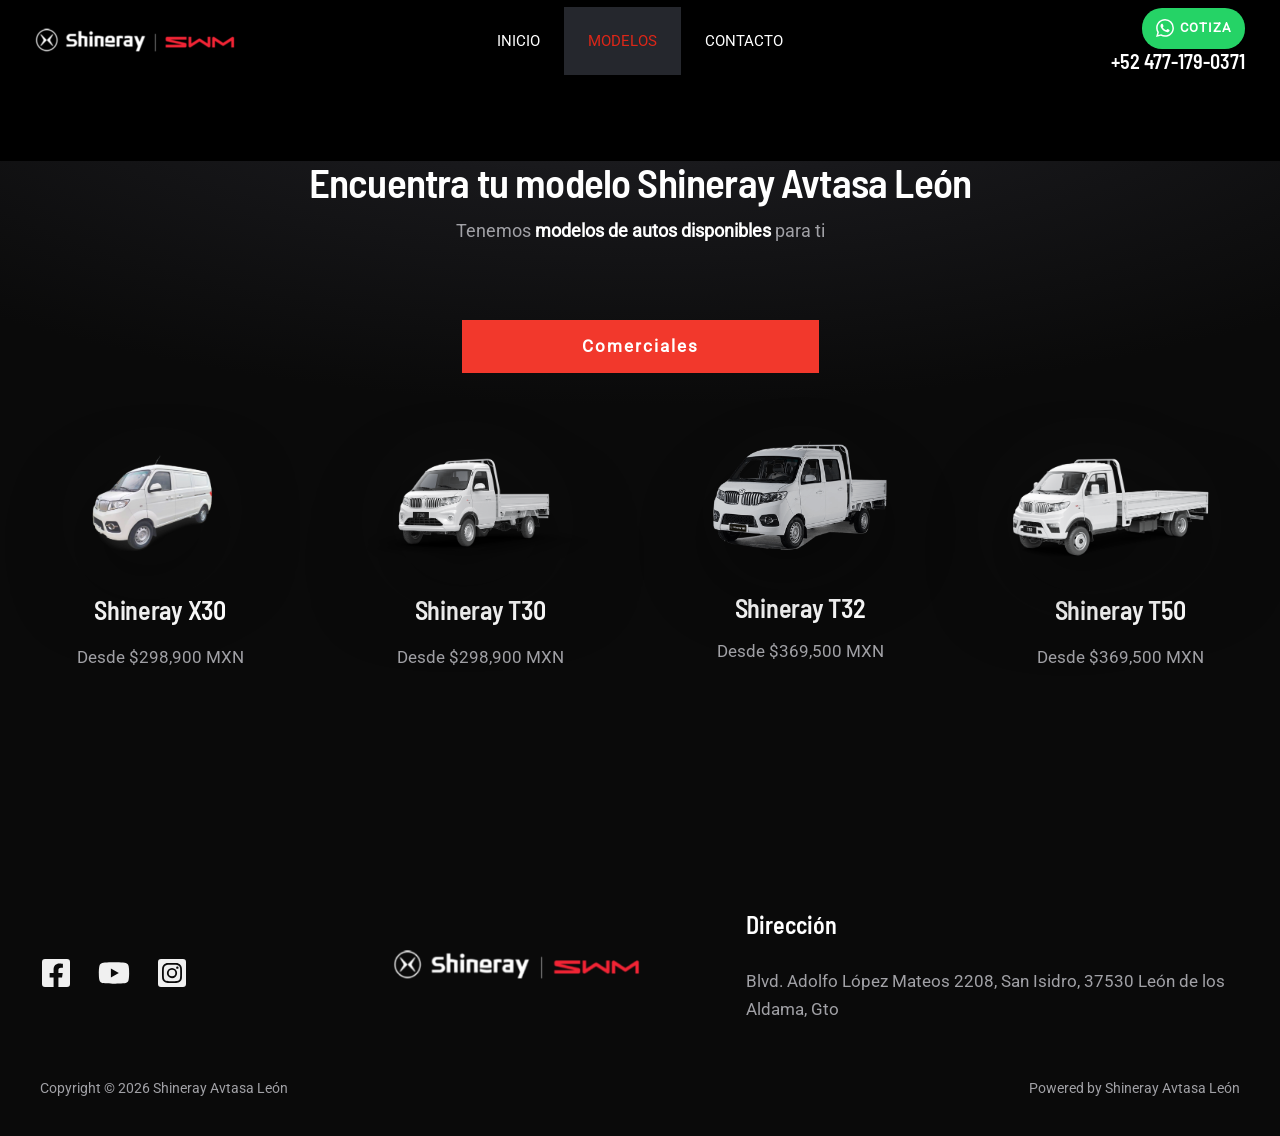
<file: modellist/index.html>
<!DOCTYPE html><html lang="es-MX"><head>
<meta charset="UTF-8">
<meta name="viewport" content="width=device-width, initial-scale=1">
	<link rel="profile" href="https://gmpg.org/xfn/11"> 
	<title>Model-list – Shineray Avtasa León</title>
<meta name="robots" content="max-image-preview:large">
	<style>img:is([sizes="auto" i], [sizes^="auto," i]) { contain-intrinsic-size: 3000px 1500px }</style>
	<link rel="alternate" type="application/rss+xml" title="Shineray Avtasa León » Feed" href="./feed/">
<link rel="alternate" type="application/rss+xml" title="Shineray Avtasa León » Comments Feed" href="./comments/feed/">
<script>
window._wpemojiSettings = {"baseUrl":"https:\/\/s.w.org\/images\/core\/emoji\/15.0.3\/72x72\/","ext":".png","svgUrl":"https:\/\/s.w.org\/images\/core\/emoji\/15.0.3\/svg\/","svgExt":".svg","source":{"concatemoji":"\/wp-includes\/js\/wp-emoji-release.min.js?ver=6.7.5"}};
/*! This file is auto-generated */
!function(i,n){var o,s,e;function c(e){try{var t={supportTests:e,timestamp:(new Date).valueOf()};sessionStorage.setItem(o,JSON.stringify(t))}catch(e){}}function p(e,t,n){e.clearRect(0,0,e.canvas.width,e.canvas.height),e.fillText(t,0,0);var t=new Uint32Array(e.getImageData(0,0,e.canvas.width,e.canvas.height).data),r=(e.clearRect(0,0,e.canvas.width,e.canvas.height),e.fillText(n,0,0),new Uint32Array(e.getImageData(0,0,e.canvas.width,e.canvas.height).data));return t.every(function(e,t){return e===r[t]})}function u(e,t,n){switch(t){case"flag":return n(e,"\ud83c\udff3\ufe0f\u200d\u26a7\ufe0f","\ud83c\udff3\ufe0f\u200b\u26a7\ufe0f")?!1:!n(e,"\ud83c\uddfa\ud83c\uddf3","\ud83c\uddfa\u200b\ud83c\uddf3")&&!n(e,"\ud83c\udff4\udb40\udc67\udb40\udc62\udb40\udc65\udb40\udc6e\udb40\udc67\udb40\udc7f","\ud83c\udff4\u200b\udb40\udc67\u200b\udb40\udc62\u200b\udb40\udc65\u200b\udb40\udc6e\u200b\udb40\udc67\u200b\udb40\udc7f");case"emoji":return!n(e,"\ud83d\udc26\u200d\u2b1b","\ud83d\udc26\u200b\u2b1b")}return!1}function f(e,t,n){var r="undefined"!=typeof WorkerGlobalScope&&self instanceof WorkerGlobalScope?new OffscreenCanvas(300,150):i.createElement("canvas"),a=r.getContext("2d",{willReadFrequently:!0}),o=(a.textBaseline="top",a.font="600 32px Arial",{});return e.forEach(function(e){o[e]=t(a,e,n)}),o}function t(e){var t=i.createElement("script");t.src=e,t.defer=!0,i.head.appendChild(t)}"undefined"!=typeof Promise&&(o="wpEmojiSettingsSupports",s=["flag","emoji"],n.supports={everything:!0,everythingExceptFlag:!0},e=new Promise(function(e){i.addEventListener("DOMContentLoaded",e,{once:!0})}),new Promise(function(t){var n=function(){try{var e=JSON.parse(sessionStorage.getItem(o));if("object"==typeof e&&"number"==typeof e.timestamp&&(new Date).valueOf()<e.timestamp+604800&&"object"==typeof e.supportTests)return e.supportTests}catch(e){}return null}();if(!n){if("undefined"!=typeof Worker&&"undefined"!=typeof OffscreenCanvas&&"undefined"!=typeof URL&&URL.createObjectURL&&"undefined"!=typeof Blob)try{var e="postMessage("+f.toString()+"("+[JSON.stringify(s),u.toString(),p.toString()].join(",")+"));",r=new Blob([e],{type:"text/javascript"}),a=new Worker(URL.createObjectURL(r),{name:"wpTestEmojiSupports"});return void(a.onmessage=function(e){c(n=e.data),a.terminate(),t(n)})}catch(e){}c(n=f(s,u,p))}t(n)}).then(function(e){for(var t in e)n.supports[t]=e[t],n.supports.everything=n.supports.everything&&n.supports[t],"flag"!==t&&(n.supports.everythingExceptFlag=n.supports.everythingExceptFlag&&n.supports[t]);n.supports.everythingExceptFlag=n.supports.everythingExceptFlag&&!n.supports.flag,n.DOMReady=!1,n.readyCallback=function(){n.DOMReady=!0}}).then(function(){return e}).then(function(){var e;n.supports.everything||(n.readyCallback(),(e=n.source||{}).concatemoji?t(e.concatemoji):e.wpemoji&&e.twemoji&&(t(e.twemoji),t(e.wpemoji)))}))}((window,document),window._wpemojiSettings);
</script>
<link rel="stylesheet" id="astra-theme-css-css" href="../wp-content/themes/astra/assets/css/minified/main.min.css" media="all">
<style id="astra-theme-css-inline-css">
:root{--ast-post-nav-space:0;--ast-container-default-xlg-padding:6.67em;--ast-container-default-lg-padding:5.67em;--ast-container-default-slg-padding:4.34em;--ast-container-default-md-padding:3.34em;--ast-container-default-sm-padding:6.67em;--ast-container-default-xs-padding:2.4em;--ast-container-default-xxs-padding:1.4em;--ast-code-block-background:#EEEEEE;--ast-comment-inputs-background:#FAFAFA;--ast-normal-container-width:1200px;--ast-narrow-container-width:750px;--ast-blog-title-font-weight:normal;--ast-blog-meta-weight:inherit;--ast-global-color-primary:var(--ast-global-color-5);--ast-global-color-secondary:var(--ast-global-color-4);--ast-global-color-alternate-background:var(--ast-global-color-7);--ast-global-color-subtle-background:var(--ast-global-color-6);--ast-bg-style-guide:var( --ast-global-color-secondary,var(--ast-global-color-5) );--ast-shadow-style-guide:0px 0px 4px 0 #00000057;--ast-global-dark-bg-style:#fff;--ast-global-dark-lfs:#fbfbfb;--ast-widget-bg-color:#fafafa;--ast-wc-container-head-bg-color:#fbfbfb;--ast-title-layout-bg:#eeeeee;--ast-search-border-color:#e7e7e7;--ast-lifter-hover-bg:#e6e6e6;--ast-gallery-block-color:#000;--srfm-color-input-label:var(--ast-global-color-2);}html{font-size:106.25%;}a,.page-title{color:var(--ast-global-color-2);}a:hover,a:focus{color:var(--ast-global-color-1);}body,button,input,select,textarea,.ast-button,.ast-custom-button{font-family:'Roboto',sans-serif;font-weight:400;font-size:17px;font-size:1rem;line-height:var(--ast-body-line-height,1.65em);}blockquote{color:var(--ast-global-color-3);}p,.entry-content p{margin-bottom:1em;}h1,h2,h3,h4,h5,h6,.entry-content :where(h1,h2,h3,h4,h5,h6),.site-title,.site-title a{font-family:'Barlow Semi Condensed',sans-serif;font-weight:600;line-height:1em;}.site-title{font-size:35px;font-size:2.0588235294118rem;display:none;}header .custom-logo-link img{max-width:200px;width:200px;}.astra-logo-svg{width:200px;}.site-header .site-description{font-size:15px;font-size:0.88235294117647rem;display:none;}.entry-title{font-size:26px;font-size:1.5294117647059rem;}.archive .ast-article-post .ast-article-inner,.blog .ast-article-post .ast-article-inner,.archive .ast-article-post .ast-article-inner:hover,.blog .ast-article-post .ast-article-inner:hover{overflow:hidden;}h1,.entry-content :where(h1){font-size:48px;font-size:2.8235294117647rem;font-family:'Barlow Semi Condensed',sans-serif;line-height:1em;}h2,.entry-content :where(h2){font-size:38px;font-size:2.2352941176471rem;font-family:'Barlow Semi Condensed',sans-serif;line-height:1em;}h3,.entry-content :where(h3){font-size:30px;font-size:1.7647058823529rem;font-family:'Barlow Semi Condensed',sans-serif;line-height:1em;}h4,.entry-content :where(h4){font-size:24px;font-size:1.4117647058824rem;line-height:1.2em;font-family:'Barlow Semi Condensed',sans-serif;}h5,.entry-content :where(h5){font-size:20px;font-size:1.1764705882353rem;line-height:1.2em;font-family:'Barlow Semi Condensed',sans-serif;}h6,.entry-content :where(h6){font-size:17px;font-size:1rem;line-height:1.25em;font-family:'Barlow Semi Condensed',sans-serif;}::selection{background-color:var(--ast-global-color-0);color:#ffffff;}body,h1,h2,h3,h4,h5,h6,.entry-title a,.entry-content :where(h1,h2,h3,h4,h5,h6){color:var(--ast-global-color-3);}.tagcloud a:hover,.tagcloud a:focus,.tagcloud a.current-item{color:#ffffff;border-color:var(--ast-global-color-2);background-color:var(--ast-global-color-2);}input:focus,input[type="text"]:focus,input[type="email"]:focus,input[type="url"]:focus,input[type="password"]:focus,input[type="reset"]:focus,input[type="search"]:focus,textarea:focus{border-color:var(--ast-global-color-2);}input[type="radio"]:checked,input[type=reset],input[type="checkbox"]:checked,input[type="checkbox"]:hover:checked,input[type="checkbox"]:focus:checked,input[type=range]::-webkit-slider-thumb{border-color:var(--ast-global-color-2);background-color:var(--ast-global-color-2);box-shadow:none;}.site-footer a:hover + .post-count,.site-footer a:focus + .post-count{background:var(--ast-global-color-2);border-color:var(--ast-global-color-2);}.single .nav-links .nav-previous,.single .nav-links .nav-next{color:var(--ast-global-color-2);}.entry-meta,.entry-meta *{line-height:1.45;color:var(--ast-global-color-2);}.entry-meta a:not(.ast-button):hover,.entry-meta a:not(.ast-button):hover *,.entry-meta a:not(.ast-button):focus,.entry-meta a:not(.ast-button):focus *,.page-links > .page-link,.page-links .page-link:hover,.post-navigation a:hover{color:var(--ast-global-color-1);}#cat option,.secondary .calendar_wrap thead a,.secondary .calendar_wrap thead a:visited{color:var(--ast-global-color-2);}.secondary .calendar_wrap #today,.ast-progress-val span{background:var(--ast-global-color-2);}.secondary a:hover + .post-count,.secondary a:focus + .post-count{background:var(--ast-global-color-2);border-color:var(--ast-global-color-2);}.calendar_wrap #today > a{color:#ffffff;}.page-links .page-link,.single .post-navigation a{color:var(--ast-global-color-2);}.ast-search-menu-icon .search-form button.search-submit{padding:0 4px;}.ast-search-menu-icon form.search-form{padding-right:0;}.ast-header-search .ast-search-menu-icon.ast-dropdown-active .search-form,.ast-header-search .ast-search-menu-icon.ast-dropdown-active .search-field:focus{transition:all 0.2s;}.search-form input.search-field:focus{outline:none;}.ast-mobile-header-content .ast-builder-layout-element:not(.ast-builder-menu):not(.ast-header-divider-element),.ast-mobile-popup-content .ast-builder-layout-element:not(.ast-builder-menu):not(.ast-header-divider-element){padding:15px 20px;}.wp-block-latest-posts > li > a{color:var(--ast-global-color-2);}.widget-title,.widget .wp-block-heading{font-size:24px;font-size:1.4117647058824rem;color:var(--ast-global-color-3);}.ast-search-menu-icon.slide-search a:focus-visible:focus-visible,.astra-search-icon:focus-visible,#close:focus-visible,a:focus-visible,.ast-menu-toggle:focus-visible,.site .skip-link:focus-visible,.wp-block-loginout input:focus-visible,.wp-block-search.wp-block-search__button-inside .wp-block-search__inside-wrapper,.ast-header-navigation-arrow:focus-visible,.ast-orders-table__row .ast-orders-table__cell:focus-visible,a#ast-apply-coupon:focus-visible,#ast-apply-coupon:focus-visible,#close:focus-visible,.button.search-submit:focus-visible,#search_submit:focus,.normal-search:focus-visible,.ast-header-account-wrap:focus-visible,.astra-cart-drawer-close:focus,.ast-single-variation:focus,.ast-button:focus,.ast-builder-button-wrap:has(.ast-custom-button-link:focus),.ast-builder-button-wrap .ast-custom-button-link:focus{outline-style:dotted;outline-color:inherit;outline-width:thin;}input:focus,input[type="text"]:focus,input[type="email"]:focus,input[type="url"]:focus,input[type="password"]:focus,input[type="reset"]:focus,input[type="search"]:focus,input[type="number"]:focus,textarea:focus,.wp-block-search__input:focus,[data-section="section-header-mobile-trigger"] .ast-button-wrap .ast-mobile-menu-trigger-minimal:focus,.ast-mobile-popup-drawer.active .menu-toggle-close:focus,#ast-scroll-top:focus,#coupon_code:focus,#ast-coupon-code:focus{border-style:dotted;border-color:inherit;border-width:thin;}input{outline:none;}.ast-logo-title-inline .site-logo-img{padding-right:1em;}.site-logo-img img{ transition:all 0.2s linear;}body .ast-oembed-container *{position:absolute;top:0;width:100%;height:100%;left:0;}body .wp-block-embed-pocket-casts .ast-oembed-container *{position:unset;}.ast-single-post-featured-section + article {margin-top: 2em;}.site-content .ast-single-post-featured-section img {width: 100%;overflow: hidden;object-fit: cover;}.site > .ast-single-related-posts-container {margin-top: 0;}@media (min-width: 922px) {.ast-desktop .ast-container--narrow {max-width: var(--ast-narrow-container-width);margin: 0 auto;}}.ast-page-builder-template .hentry {margin: 0;}.ast-page-builder-template .site-content > .ast-container {max-width: 100%;padding: 0;}.ast-page-builder-template .site .site-content #primary {padding: 0;margin: 0;}.ast-page-builder-template .no-results {text-align: center;margin: 4em auto;}.ast-page-builder-template .ast-pagination {padding: 2em;}.ast-page-builder-template .entry-header.ast-no-title.ast-no-thumbnail {margin-top: 0;}.ast-page-builder-template .entry-header.ast-header-without-markup {margin-top: 0;margin-bottom: 0;}.ast-page-builder-template .entry-header.ast-no-title.ast-no-meta {margin-bottom: 0;}.ast-page-builder-template.single .post-navigation {padding-bottom: 2em;}.ast-page-builder-template.single-post .site-content > .ast-container {max-width: 100%;}.ast-page-builder-template .entry-header {margin-top: 4em;margin-left: auto;margin-right: auto;padding-left: 20px;padding-right: 20px;}.single.ast-page-builder-template .entry-header {padding-left: 20px;padding-right: 20px;}.ast-page-builder-template .ast-archive-description {margin: 4em auto 0;padding-left: 20px;padding-right: 20px;}.ast-page-builder-template.ast-no-sidebar .entry-content .alignwide {margin-left: 0;margin-right: 0;}@media (max-width:921.9px){#ast-desktop-header{display:none;}}@media (min-width:922px){#ast-mobile-header{display:none;}}.wp-block-buttons.aligncenter{justify-content:center;}@media (max-width:921px){.ast-theme-transparent-header #primary,.ast-theme-transparent-header #secondary{padding:0;}}@media (max-width:921px){.ast-plain-container.ast-no-sidebar #primary{padding:0;}}.ast-plain-container.ast-no-sidebar #primary{margin-top:0;margin-bottom:0;}.wp-block-button.is-style-outline .wp-block-button__link{border-color:#f2382c;border-top-width:2px;border-right-width:2px;border-bottom-width:2px;border-left-width:2px;}div.wp-block-button.is-style-outline > .wp-block-button__link:not(.has-text-color),div.wp-block-button.wp-block-button__link.is-style-outline:not(.has-text-color){color:#f2382c;}.wp-block-button.is-style-outline .wp-block-button__link:hover,.wp-block-buttons .wp-block-button.is-style-outline .wp-block-button__link:focus,.wp-block-buttons .wp-block-button.is-style-outline > .wp-block-button__link:not(.has-text-color):hover,.wp-block-buttons .wp-block-button.wp-block-button__link.is-style-outline:not(.has-text-color):hover{color:#fffcfc;background-color:rgba(150,51,53,0.71);border-color:#f2382c;}.post-page-numbers.current .page-link,.ast-pagination .page-numbers.current{color:#ffffff;border-color:var(--ast-global-color-0);background-color:var(--ast-global-color-0);}.wp-block-buttons .wp-block-button.is-style-outline .wp-block-button__link.wp-element-button,.ast-outline-button,.wp-block-uagb-buttons-child .uagb-buttons-repeater.ast-outline-button{border-color:var(--ast-global-color-0);border-top-width:2px;border-right-width:2px;border-bottom-width:2px;border-left-width:2px;font-family:inherit;font-weight:700;font-size:13px;font-size:0.76470588235294rem;line-height:1em;border-top-left-radius:0px;border-top-right-radius:0px;border-bottom-right-radius:0px;border-bottom-left-radius:0px;}.wp-block-buttons .wp-block-button.is-style-outline > .wp-block-button__link:not(.has-text-color),.wp-block-buttons .wp-block-button.wp-block-button__link.is-style-outline:not(.has-text-color),.ast-outline-button{color:#f2382c;}.wp-block-button.is-style-outline .wp-block-button__link:hover,.wp-block-buttons .wp-block-button.is-style-outline .wp-block-button__link:focus,.wp-block-buttons .wp-block-button.is-style-outline > .wp-block-button__link:not(.has-text-color):hover,.wp-block-buttons .wp-block-button.wp-block-button__link.is-style-outline:not(.has-text-color):hover,.ast-outline-button:hover,.ast-outline-button:focus,.wp-block-uagb-buttons-child .uagb-buttons-repeater.ast-outline-button:hover,.wp-block-uagb-buttons-child .uagb-buttons-repeater.ast-outline-button:focus{color:#fffcfc;background-color:var(--ast-global-color-0);border-color:var(--ast-global-color-0);}.wp-block-button .wp-block-button__link.wp-element-button.is-style-outline:not(.has-background),.wp-block-button.is-style-outline>.wp-block-button__link.wp-element-button:not(.has-background),.ast-outline-button{background-color:rgba(242,57,44,0);}.entry-content[data-ast-blocks-layout] > figure{margin-bottom:1em;}@media (max-width:921px){.ast-left-sidebar #content > .ast-container{display:flex;flex-direction:column-reverse;width:100%;}.ast-separate-container .ast-article-post,.ast-separate-container .ast-article-single{padding:1.5em 2.14em;}.ast-author-box img.avatar{margin:20px 0 0 0;}}@media (min-width:922px){.ast-separate-container.ast-right-sidebar #primary,.ast-separate-container.ast-left-sidebar #primary{border:0;}.search-no-results.ast-separate-container #primary{margin-bottom:4em;}}.elementor-widget-button .elementor-button{border-style:solid;text-decoration:none;border-top-width:2px;border-right-width:2px;border-left-width:2px;border-bottom-width:2px;}body .elementor-button.elementor-size-sm,body .elementor-button.elementor-size-xs,body .elementor-button.elementor-size-md,body .elementor-button.elementor-size-lg,body .elementor-button.elementor-size-xl,body .elementor-button{border-top-left-radius:0px;border-top-right-radius:0px;border-bottom-right-radius:0px;border-bottom-left-radius:0px;padding-top:14px;padding-right:22px;padding-bottom:14px;padding-left:22px;}@media (max-width:921px){.elementor-widget-button .elementor-button.elementor-size-sm,.elementor-widget-button .elementor-button.elementor-size-xs,.elementor-widget-button .elementor-button.elementor-size-md,.elementor-widget-button .elementor-button.elementor-size-lg,.elementor-widget-button .elementor-button.elementor-size-xl,.elementor-widget-button .elementor-button{padding-top:14px;padding-right:20px;padding-bottom:14px;padding-left:20px;}}@media (max-width:544px){.elementor-widget-button .elementor-button.elementor-size-sm,.elementor-widget-button .elementor-button.elementor-size-xs,.elementor-widget-button .elementor-button.elementor-size-md,.elementor-widget-button .elementor-button.elementor-size-lg,.elementor-widget-button .elementor-button.elementor-size-xl,.elementor-widget-button .elementor-button{padding-top:12px;padding-right:20px;padding-bottom:12px;padding-left:20px;}}.elementor-widget-button .elementor-button{border-color:#f2382c;background-color:rgba(242,57,44,0);}.elementor-widget-button .elementor-button:hover,.elementor-widget-button .elementor-button:focus{color:#fffcfc;background-color:rgba(150,51,53,0.71);border-color:#f2382c;}.wp-block-button .wp-block-button__link ,.elementor-widget-button .elementor-button,.elementor-widget-button .elementor-button:visited{color:#f2382c;}.elementor-widget-button .elementor-button{font-weight:700;font-size:13px;font-size:0.76470588235294rem;line-height:1em;text-transform:uppercase;letter-spacing:2px;}body .elementor-button.elementor-size-sm,body .elementor-button.elementor-size-xs,body .elementor-button.elementor-size-md,body .elementor-button.elementor-size-lg,body .elementor-button.elementor-size-xl,body .elementor-button{font-size:13px;font-size:0.76470588235294rem;}.wp-block-button .wp-block-button__link:hover,.wp-block-button .wp-block-button__link:focus{color:#fffcfc;background-color:rgba(150,51,53,0.71);border-color:#f2382c;}.elementor-widget-heading h1.elementor-heading-title{line-height:1em;}.elementor-widget-heading h2.elementor-heading-title{line-height:1em;}.elementor-widget-heading h3.elementor-heading-title{line-height:1em;}.elementor-widget-heading h4.elementor-heading-title{line-height:1.2em;}.elementor-widget-heading h5.elementor-heading-title{line-height:1.2em;}.elementor-widget-heading h6.elementor-heading-title{line-height:1.25em;}.wp-block-button .wp-block-button__link,.wp-block-search .wp-block-search__button,body .wp-block-file .wp-block-file__button{border-style:solid;border-top-width:2px;border-right-width:2px;border-left-width:2px;border-bottom-width:2px;border-color:#f2382c;background-color:rgba(242,57,44,0);color:#f2382c;font-family:inherit;font-weight:700;line-height:1em;text-transform:uppercase;letter-spacing:2px;font-size:13px;font-size:0.76470588235294rem;border-top-left-radius:0px;border-top-right-radius:0px;border-bottom-right-radius:0px;border-bottom-left-radius:0px;padding-top:14px;padding-right:22px;padding-bottom:14px;padding-left:22px;}@media (max-width:921px){.wp-block-button .wp-block-button__link,.wp-block-search .wp-block-search__button,body .wp-block-file .wp-block-file__button{padding-top:14px;padding-right:20px;padding-bottom:14px;padding-left:20px;}}@media (max-width:544px){.wp-block-button .wp-block-button__link,.wp-block-search .wp-block-search__button,body .wp-block-file .wp-block-file__button{padding-top:12px;padding-right:20px;padding-bottom:12px;padding-left:20px;}}.menu-toggle,button,.ast-button,.ast-custom-button,.button,input#submit,input[type="button"],input[type="submit"],input[type="reset"],form[CLASS*="wp-block-search__"].wp-block-search .wp-block-search__inside-wrapper .wp-block-search__button,body .wp-block-file .wp-block-file__button{border-style:solid;border-top-width:2px;border-right-width:2px;border-left-width:2px;border-bottom-width:2px;color:#f2382c;border-color:#f2382c;background-color:rgba(242,57,44,0);padding-top:14px;padding-right:22px;padding-bottom:14px;padding-left:22px;font-family:inherit;font-weight:700;font-size:13px;font-size:0.76470588235294rem;line-height:1em;text-transform:uppercase;letter-spacing:2px;border-top-left-radius:0px;border-top-right-radius:0px;border-bottom-right-radius:0px;border-bottom-left-radius:0px;}button:focus,.menu-toggle:hover,button:hover,.ast-button:hover,.ast-custom-button:hover .button:hover,.ast-custom-button:hover ,input[type=reset]:hover,input[type=reset]:focus,input#submit:hover,input#submit:focus,input[type="button"]:hover,input[type="button"]:focus,input[type="submit"]:hover,input[type="submit"]:focus,form[CLASS*="wp-block-search__"].wp-block-search .wp-block-search__inside-wrapper .wp-block-search__button:hover,form[CLASS*="wp-block-search__"].wp-block-search .wp-block-search__inside-wrapper .wp-block-search__button:focus,body .wp-block-file .wp-block-file__button:hover,body .wp-block-file .wp-block-file__button:focus{color:#fffcfc;background-color:rgba(150,51,53,0.71);border-color:#f2382c;}@media (max-width:921px){.menu-toggle,button,.ast-button,.ast-custom-button,.button,input#submit,input[type="button"],input[type="submit"],input[type="reset"],form[CLASS*="wp-block-search__"].wp-block-search .wp-block-search__inside-wrapper .wp-block-search__button,body .wp-block-file .wp-block-file__button{padding-top:14px;padding-right:20px;padding-bottom:14px;padding-left:20px;}}@media (max-width:544px){.menu-toggle,button,.ast-button,.ast-custom-button,.button,input#submit,input[type="button"],input[type="submit"],input[type="reset"],form[CLASS*="wp-block-search__"].wp-block-search .wp-block-search__inside-wrapper .wp-block-search__button,body .wp-block-file .wp-block-file__button{padding-top:12px;padding-right:20px;padding-bottom:12px;padding-left:20px;}}@media (max-width:921px){.ast-mobile-header-stack .main-header-bar .ast-search-menu-icon{display:inline-block;}.ast-header-break-point.ast-header-custom-item-outside .ast-mobile-header-stack .main-header-bar .ast-search-icon{margin:0;}.ast-comment-avatar-wrap img{max-width:2.5em;}.ast-comment-meta{padding:0 1.8888em 1.3333em;}.ast-separate-container .ast-comment-list li.depth-1{padding:1.5em 2.14em;}.ast-separate-container .comment-respond{padding:2em 2.14em;}}@media (min-width:544px){.ast-container{max-width:100%;}}@media (max-width:544px){.ast-separate-container .ast-article-post,.ast-separate-container .ast-article-single,.ast-separate-container .comments-title,.ast-separate-container .ast-archive-description{padding:1.5em 1em;}.ast-separate-container #content .ast-container{padding-left:0.54em;padding-right:0.54em;}.ast-separate-container .ast-comment-list .bypostauthor{padding:.5em;}.ast-search-menu-icon.ast-dropdown-active .search-field{width:170px;}} #ast-mobile-header .ast-site-header-cart-li a{pointer-events:none;}body,.ast-separate-container{background-color:var(--ast-global-color-4);background-image:none;}@media (max-width:921px){.widget-title{font-size:24px;font-size:1.4117647058824rem;}body,button,input,select,textarea,.ast-button,.ast-custom-button{font-size:17px;font-size:1rem;}#secondary,#secondary button,#secondary input,#secondary select,#secondary textarea{font-size:17px;font-size:1rem;}.site-title{display:none;}.site-header .site-description{display:none;}h1,.entry-content :where(h1){font-size:40px;}h2,.entry-content :where(h2){font-size:32px;}h3,.entry-content :where(h3){font-size:26px;}h4,.entry-content :where(h4){font-size:20px;font-size:1.1764705882353rem;}h5,.entry-content :where(h5){font-size:17px;font-size:1rem;}h6,.entry-content :where(h6){font-size:15px;font-size:0.88235294117647rem;}.astra-logo-svg{width:144px;}header .custom-logo-link img,.ast-header-break-point .site-logo-img .custom-mobile-logo-link img{max-width:144px;width:144px;}}@media (max-width:544px){.widget-title{font-size:24px;font-size:1.4117647058824rem;}body,button,input,select,textarea,.ast-button,.ast-custom-button{font-size:17px;font-size:1rem;}#secondary,#secondary button,#secondary input,#secondary select,#secondary textarea{font-size:17px;font-size:1rem;}.site-title{display:none;}.site-header .site-description{display:none;}h1,.entry-content :where(h1){font-size:32px;}h2,.entry-content :where(h2){font-size:25px;}h3,.entry-content :where(h3){font-size:22px;}h4,.entry-content :where(h4){font-size:18px;font-size:1.0588235294118rem;}h5,.entry-content :where(h5){font-size:15px;font-size:0.88235294117647rem;}h6,.entry-content :where(h6){font-size:13px;font-size:0.76470588235294rem;}header .custom-logo-link img,.ast-header-break-point .site-branding img,.ast-header-break-point .custom-logo-link img{max-width:162px;width:162px;}.astra-logo-svg{width:162px;}.ast-header-break-point .site-logo-img .custom-mobile-logo-link img{max-width:162px;}}@media (max-width:544px){html{font-size:106.25%;}}@media (min-width:922px){.ast-container{max-width:1240px;}}@media (min-width:922px){.site-content .ast-container{display:flex;}}@media (max-width:921px){.site-content .ast-container{flex-direction:column;}}@media (min-width:922px){.main-header-menu .sub-menu .menu-item.ast-left-align-sub-menu:hover > .sub-menu,.main-header-menu .sub-menu .menu-item.ast-left-align-sub-menu.focus > .sub-menu{margin-left:-0px;}}.site .comments-area{padding-bottom:3em;}.footer-widget-area[data-section^="section-fb-html-"] .ast-builder-html-element{text-align:center;}.wp-block-file {display: flex;align-items: center;flex-wrap: wrap;justify-content: space-between;}.wp-block-pullquote {border: none;}.wp-block-pullquote blockquote::before {content: "\201D";font-family: "Helvetica",sans-serif;display: flex;transform: rotate( 180deg );font-size: 6rem;font-style: normal;line-height: 1;font-weight: bold;align-items: center;justify-content: center;}.has-text-align-right > blockquote::before {justify-content: flex-start;}.has-text-align-left > blockquote::before {justify-content: flex-end;}figure.wp-block-pullquote.is-style-solid-color blockquote {max-width: 100%;text-align: inherit;}:root {--wp--custom--ast-default-block-top-padding: 3em;--wp--custom--ast-default-block-right-padding: 3em;--wp--custom--ast-default-block-bottom-padding: 3em;--wp--custom--ast-default-block-left-padding: 3em;--wp--custom--ast-container-width: 1200px;--wp--custom--ast-content-width-size: 1200px;--wp--custom--ast-wide-width-size: calc(1200px + var(--wp--custom--ast-default-block-left-padding) + var(--wp--custom--ast-default-block-right-padding));}.ast-narrow-container {--wp--custom--ast-content-width-size: 750px;--wp--custom--ast-wide-width-size: 750px;}@media(max-width: 921px) {:root {--wp--custom--ast-default-block-top-padding: 3em;--wp--custom--ast-default-block-right-padding: 2em;--wp--custom--ast-default-block-bottom-padding: 3em;--wp--custom--ast-default-block-left-padding: 2em;}}@media(max-width: 544px) {:root {--wp--custom--ast-default-block-top-padding: 3em;--wp--custom--ast-default-block-right-padding: 1.5em;--wp--custom--ast-default-block-bottom-padding: 3em;--wp--custom--ast-default-block-left-padding: 1.5em;}}.entry-content > .wp-block-group,.entry-content > .wp-block-cover,.entry-content > .wp-block-columns {padding-top: var(--wp--custom--ast-default-block-top-padding);padding-right: var(--wp--custom--ast-default-block-right-padding);padding-bottom: var(--wp--custom--ast-default-block-bottom-padding);padding-left: var(--wp--custom--ast-default-block-left-padding);}.ast-plain-container.ast-no-sidebar .entry-content > .alignfull,.ast-page-builder-template .ast-no-sidebar .entry-content > .alignfull {margin-left: calc( -50vw + 50%);margin-right: calc( -50vw + 50%);max-width: 100vw;width: 100vw;}.ast-plain-container.ast-no-sidebar .entry-content .alignfull .alignfull,.ast-page-builder-template.ast-no-sidebar .entry-content .alignfull .alignfull,.ast-plain-container.ast-no-sidebar .entry-content .alignfull .alignwide,.ast-page-builder-template.ast-no-sidebar .entry-content .alignfull .alignwide,.ast-plain-container.ast-no-sidebar .entry-content .alignwide .alignfull,.ast-page-builder-template.ast-no-sidebar .entry-content .alignwide .alignfull,.ast-plain-container.ast-no-sidebar .entry-content .alignwide .alignwide,.ast-page-builder-template.ast-no-sidebar .entry-content .alignwide .alignwide,.ast-plain-container.ast-no-sidebar .entry-content .wp-block-column .alignfull,.ast-page-builder-template.ast-no-sidebar .entry-content .wp-block-column .alignfull,.ast-plain-container.ast-no-sidebar .entry-content .wp-block-column .alignwide,.ast-page-builder-template.ast-no-sidebar .entry-content .wp-block-column .alignwide {margin-left: auto;margin-right: auto;width: 100%;}[data-ast-blocks-layout] .wp-block-separator:not(.is-style-dots) {height: 0;}[data-ast-blocks-layout] .wp-block-separator {margin: 20px auto;}[data-ast-blocks-layout] .wp-block-separator:not(.is-style-wide):not(.is-style-dots) {max-width: 100px;}[data-ast-blocks-layout] .wp-block-separator.has-background {padding: 0;}.entry-content[data-ast-blocks-layout] > * {max-width: var(--wp--custom--ast-content-width-size);margin-left: auto;margin-right: auto;}.entry-content[data-ast-blocks-layout] > .alignwide {max-width: var(--wp--custom--ast-wide-width-size);}.entry-content[data-ast-blocks-layout] .alignfull {max-width: none;}.entry-content .wp-block-columns {margin-bottom: 0;}blockquote {margin: 1.5em;border-color: rgba(0,0,0,0.05);}.wp-block-quote:not(.has-text-align-right):not(.has-text-align-center) {border-left: 5px solid rgba(0,0,0,0.05);}.has-text-align-right > blockquote,blockquote.has-text-align-right {border-right: 5px solid rgba(0,0,0,0.05);}.has-text-align-left > blockquote,blockquote.has-text-align-left {border-left: 5px solid rgba(0,0,0,0.05);}.wp-block-site-tagline,.wp-block-latest-posts .read-more {margin-top: 15px;}.wp-block-loginout p label {display: block;}.wp-block-loginout p:not(.login-remember):not(.login-submit) input {width: 100%;}.wp-block-loginout input:focus {border-color: transparent;}.wp-block-loginout input:focus {outline: thin dotted;}.entry-content .wp-block-media-text .wp-block-media-text__content {padding: 0 0 0 8%;}.entry-content .wp-block-media-text.has-media-on-the-right .wp-block-media-text__content {padding: 0 8% 0 0;}.entry-content .wp-block-media-text.has-background .wp-block-media-text__content {padding: 8%;}.entry-content .wp-block-cover:not([class*="background-color"]):not(.has-text-color.has-link-color) .wp-block-cover__inner-container,.entry-content .wp-block-cover:not([class*="background-color"]) .wp-block-cover-image-text,.entry-content .wp-block-cover:not([class*="background-color"]) .wp-block-cover-text,.entry-content .wp-block-cover-image:not([class*="background-color"]) .wp-block-cover__inner-container,.entry-content .wp-block-cover-image:not([class*="background-color"]) .wp-block-cover-image-text,.entry-content .wp-block-cover-image:not([class*="background-color"]) .wp-block-cover-text {color: var(--ast-global-color-primary,var(--ast-global-color-5));}.wp-block-loginout .login-remember input {width: 1.1rem;height: 1.1rem;margin: 0 5px 4px 0;vertical-align: middle;}.wp-block-latest-posts > li > *:first-child,.wp-block-latest-posts:not(.is-grid) > li:first-child {margin-top: 0;}.entry-content > .wp-block-buttons,.entry-content > .wp-block-uagb-buttons {margin-bottom: 1.5em;}.wp-block-search__inside-wrapper .wp-block-search__input {padding: 0 10px;color: var(--ast-global-color-3);background: var(--ast-global-color-primary,var(--ast-global-color-5));border-color: var(--ast-border-color);}.wp-block-latest-posts .read-more {margin-bottom: 1.5em;}.wp-block-search__no-button .wp-block-search__inside-wrapper .wp-block-search__input {padding-top: 5px;padding-bottom: 5px;}.wp-block-latest-posts .wp-block-latest-posts__post-date,.wp-block-latest-posts .wp-block-latest-posts__post-author {font-size: 1rem;}.wp-block-latest-posts > li > *,.wp-block-latest-posts:not(.is-grid) > li {margin-top: 12px;margin-bottom: 12px;}.ast-page-builder-template .entry-content[data-ast-blocks-layout] > .alignwide:where(:not(.uagb-is-root-container):not(.spectra-is-root-container)) > * {max-width: var(--wp--custom--ast-wide-width-size);}.ast-page-builder-template .entry-content[data-ast-blocks-layout] > .inherit-container-width > *,.ast-page-builder-template .entry-content[data-ast-blocks-layout] > *:not(.wp-block-group):where(:not(.uagb-is-root-container):not(.spectra-is-root-container)) > *,.entry-content[data-ast-blocks-layout] > .wp-block-cover .wp-block-cover__inner-container {max-width: var(--wp--custom--ast-content-width-size) ;margin-left: auto;margin-right: auto;}.ast-page-builder-template .entry-content[data-ast-blocks-layout] > *,.ast-page-builder-template .entry-content[data-ast-blocks-layout] > .alignfull:where(:not(.wp-block-group):not(.uagb-is-root-container):not(.spectra-is-root-container)) > * {max-width: none;}.entry-content[data-ast-blocks-layout] .wp-block-cover:not(.alignleft):not(.alignright) {width: auto;}@media(max-width: 1200px) {.ast-separate-container .entry-content > .alignfull,.ast-separate-container .entry-content[data-ast-blocks-layout] > .alignwide,.ast-plain-container .entry-content[data-ast-blocks-layout] > .alignwide,.ast-plain-container .entry-content .alignfull {margin-left: calc(-1 * min(var(--ast-container-default-xlg-padding),20px)) ;margin-right: calc(-1 * min(var(--ast-container-default-xlg-padding),20px));}}@media(min-width: 1201px) {.ast-separate-container .entry-content > .alignfull {margin-left: calc(-1 * var(--ast-container-default-xlg-padding) );margin-right: calc(-1 * var(--ast-container-default-xlg-padding) );}.ast-separate-container .entry-content[data-ast-blocks-layout] > .alignwide,.ast-plain-container .entry-content[data-ast-blocks-layout] > .alignwide {margin-left: calc(-1 * var(--wp--custom--ast-default-block-left-padding) );margin-right: calc(-1 * var(--wp--custom--ast-default-block-right-padding) );}}@media(min-width: 921px) {.ast-separate-container .entry-content .wp-block-group.alignwide:not(.inherit-container-width) > :where(:not(.alignleft):not(.alignright)),.ast-plain-container .entry-content .wp-block-group.alignwide:not(.inherit-container-width) > :where(:not(.alignleft):not(.alignright)) {max-width: calc( var(--wp--custom--ast-content-width-size) + 80px );}.ast-plain-container.ast-right-sidebar .entry-content[data-ast-blocks-layout] .alignfull,.ast-plain-container.ast-left-sidebar .entry-content[data-ast-blocks-layout] .alignfull {margin-left: -60px;margin-right: -60px;}}@media(min-width: 544px) {.entry-content > .alignleft {margin-right: 20px;}.entry-content > .alignright {margin-left: 20px;}}@media (max-width:544px){.wp-block-columns .wp-block-column:not(:last-child){margin-bottom:20px;}.wp-block-latest-posts{margin:0;}}@media( max-width: 600px ) {.entry-content .wp-block-media-text .wp-block-media-text__content,.entry-content .wp-block-media-text.has-media-on-the-right .wp-block-media-text__content {padding: 8% 0 0;}.entry-content .wp-block-media-text.has-background .wp-block-media-text__content {padding: 8%;}}.ast-page-builder-template .entry-header {padding-left: 0;}.ast-narrow-container .site-content .wp-block-uagb-image--align-full .wp-block-uagb-image__figure {max-width: 100%;margin-left: auto;margin-right: auto;}:root .has-ast-global-color-0-color{color:var(--ast-global-color-0);}:root .has-ast-global-color-0-background-color{background-color:var(--ast-global-color-0);}:root .wp-block-button .has-ast-global-color-0-color{color:var(--ast-global-color-0);}:root .wp-block-button .has-ast-global-color-0-background-color{background-color:var(--ast-global-color-0);}:root .has-ast-global-color-1-color{color:var(--ast-global-color-1);}:root .has-ast-global-color-1-background-color{background-color:var(--ast-global-color-1);}:root .wp-block-button .has-ast-global-color-1-color{color:var(--ast-global-color-1);}:root .wp-block-button .has-ast-global-color-1-background-color{background-color:var(--ast-global-color-1);}:root .has-ast-global-color-2-color{color:var(--ast-global-color-2);}:root .has-ast-global-color-2-background-color{background-color:var(--ast-global-color-2);}:root .wp-block-button .has-ast-global-color-2-color{color:var(--ast-global-color-2);}:root .wp-block-button .has-ast-global-color-2-background-color{background-color:var(--ast-global-color-2);}:root .has-ast-global-color-3-color{color:var(--ast-global-color-3);}:root .has-ast-global-color-3-background-color{background-color:var(--ast-global-color-3);}:root .wp-block-button .has-ast-global-color-3-color{color:var(--ast-global-color-3);}:root .wp-block-button .has-ast-global-color-3-background-color{background-color:var(--ast-global-color-3);}:root .has-ast-global-color-4-color{color:var(--ast-global-color-4);}:root .has-ast-global-color-4-background-color{background-color:var(--ast-global-color-4);}:root .wp-block-button .has-ast-global-color-4-color{color:var(--ast-global-color-4);}:root .wp-block-button .has-ast-global-color-4-background-color{background-color:var(--ast-global-color-4);}:root .has-ast-global-color-5-color{color:var(--ast-global-color-5);}:root .has-ast-global-color-5-background-color{background-color:var(--ast-global-color-5);}:root .wp-block-button .has-ast-global-color-5-color{color:var(--ast-global-color-5);}:root .wp-block-button .has-ast-global-color-5-background-color{background-color:var(--ast-global-color-5);}:root .has-ast-global-color-6-color{color:var(--ast-global-color-6);}:root .has-ast-global-color-6-background-color{background-color:var(--ast-global-color-6);}:root .wp-block-button .has-ast-global-color-6-color{color:var(--ast-global-color-6);}:root .wp-block-button .has-ast-global-color-6-background-color{background-color:var(--ast-global-color-6);}:root .has-ast-global-color-7-color{color:var(--ast-global-color-7);}:root .has-ast-global-color-7-background-color{background-color:var(--ast-global-color-7);}:root .wp-block-button .has-ast-global-color-7-color{color:var(--ast-global-color-7);}:root .wp-block-button .has-ast-global-color-7-background-color{background-color:var(--ast-global-color-7);}:root .has-ast-global-color-8-color{color:var(--ast-global-color-8);}:root .has-ast-global-color-8-background-color{background-color:var(--ast-global-color-8);}:root .wp-block-button .has-ast-global-color-8-color{color:var(--ast-global-color-8);}:root .wp-block-button .has-ast-global-color-8-background-color{background-color:var(--ast-global-color-8);}:root{--ast-global-color-0:#f2382c;--ast-global-color-1:#dc2618;--ast-global-color-2:#25272d;--ast-global-color-3:#565a61;--ast-global-color-4:#f7f7f8;--ast-global-color-5:#ffffff;--ast-global-color-6:#f7f7f8;--ast-global-color-7:#25272d;--ast-global-color-8:#bfd1ff;}:root {--ast-border-color : #dddddd;}.ast-single-entry-banner {-js-display: flex;display: flex;flex-direction: column;justify-content: center;text-align: center;position: relative;background: var(--ast-title-layout-bg);}.ast-single-entry-banner[data-banner-layout="layout-1"] {max-width: 1200px;background: inherit;padding: 20px 0;}.ast-single-entry-banner[data-banner-width-type="custom"] {margin: 0 auto;width: 100%;}.ast-single-entry-banner + .site-content .entry-header {margin-bottom: 0;}.site .ast-author-avatar {--ast-author-avatar-size: ;}a.ast-underline-text {text-decoration: underline;}.ast-container > .ast-terms-link {position: relative;display: block;}a.ast-button.ast-badge-tax {padding: 4px 8px;border-radius: 3px;font-size: inherit;}header.entry-header{text-align:left;}header.entry-header > *:not(:last-child){margin-bottom:10px;}@media (max-width:921px){header.entry-header{text-align:left;}}@media (max-width:544px){header.entry-header{text-align:left;}}.ast-archive-entry-banner {-js-display: flex;display: flex;flex-direction: column;justify-content: center;text-align: center;position: relative;background: var(--ast-title-layout-bg);}.ast-archive-entry-banner[data-banner-width-type="custom"] {margin: 0 auto;width: 100%;}.ast-archive-entry-banner[data-banner-layout="layout-1"] {background: inherit;padding: 20px 0;text-align: left;}body.archive .ast-archive-description{max-width:1200px;width:100%;text-align:left;padding-top:3em;padding-right:3em;padding-bottom:3em;padding-left:3em;}body.archive .ast-archive-description .ast-archive-title,body.archive .ast-archive-description .ast-archive-title *{font-size:40px;font-size:2.3529411764706rem;}body.archive .ast-archive-description > *:not(:last-child){margin-bottom:10px;}@media (max-width:921px){body.archive .ast-archive-description{text-align:left;}}@media (max-width:544px){body.archive .ast-archive-description{text-align:left;}}.ast-breadcrumbs .trail-browse,.ast-breadcrumbs .trail-items,.ast-breadcrumbs .trail-items li{display:inline-block;margin:0;padding:0;border:none;background:inherit;text-indent:0;text-decoration:none;}.ast-breadcrumbs .trail-browse{font-size:inherit;font-style:inherit;font-weight:inherit;color:inherit;}.ast-breadcrumbs .trail-items{list-style:none;}.trail-items li::after{padding:0 0.3em;content:"\00bb";}.trail-items li:last-of-type::after{display:none;}h1,h2,h3,h4,h5,h6,.entry-content :where(h1,h2,h3,h4,h5,h6){color:var(--ast-global-color-2);}@media (max-width:921px){.ast-builder-grid-row-container.ast-builder-grid-row-tablet-3-firstrow .ast-builder-grid-row > *:first-child,.ast-builder-grid-row-container.ast-builder-grid-row-tablet-3-lastrow .ast-builder-grid-row > *:last-child{grid-column:1 / -1;}}@media (max-width:544px){.ast-builder-grid-row-container.ast-builder-grid-row-mobile-3-firstrow .ast-builder-grid-row > *:first-child,.ast-builder-grid-row-container.ast-builder-grid-row-mobile-3-lastrow .ast-builder-grid-row > *:last-child{grid-column:1 / -1;}}.ast-builder-layout-element[data-section="title_tagline"]{display:flex;}@media (max-width:921px){.ast-header-break-point .ast-builder-layout-element[data-section="title_tagline"]{display:flex;}}@media (max-width:544px){.ast-header-break-point .ast-builder-layout-element[data-section="title_tagline"]{display:flex;}}.ast-builder-menu-1{font-family:inherit;font-weight:500;text-transform:uppercase;}.ast-builder-menu-1 .menu-item > .menu-link{font-size:15px;font-size:0.88235294117647rem;color:var(--ast-global-color-5);padding-left:24px;padding-right:24px;}.ast-builder-menu-1 .menu-item > .ast-menu-toggle{color:var(--ast-global-color-5);}.ast-builder-menu-1 .menu-item:hover > .menu-link,.ast-builder-menu-1 .inline-on-mobile .menu-item:hover > .ast-menu-toggle{color:var(--ast-global-color-4);background:var(--ast-global-color-3);}.ast-builder-menu-1 .menu-item:hover > .ast-menu-toggle{color:var(--ast-global-color-4);}.ast-builder-menu-1 .menu-item.current-menu-item > .menu-link,.ast-builder-menu-1 .inline-on-mobile .menu-item.current-menu-item > .ast-menu-toggle,.ast-builder-menu-1 .current-menu-ancestor > .menu-link{color:var(--ast-global-color-1);background:var(--ast-global-color-2);}.ast-builder-menu-1 .menu-item.current-menu-item > .ast-menu-toggle{color:var(--ast-global-color-1);}.ast-builder-menu-1 .sub-menu,.ast-builder-menu-1 .inline-on-mobile .sub-menu{border-top-width:2px;border-bottom-width:0px;border-right-width:0px;border-left-width:0px;border-color:var(--ast-global-color-0);border-style:solid;}.ast-builder-menu-1 .sub-menu .sub-menu{top:-2px;}.ast-builder-menu-1 .main-header-menu > .menu-item > .sub-menu,.ast-builder-menu-1 .main-header-menu > .menu-item > .astra-full-megamenu-wrapper{margin-top:116px;}.ast-desktop .ast-builder-menu-1 .main-header-menu > .menu-item > .sub-menu:before,.ast-desktop .ast-builder-menu-1 .main-header-menu > .menu-item > .astra-full-megamenu-wrapper:before{height:calc( 116px + 2px + 5px );}.ast-builder-menu-1 .menu-item.menu-item-has-children > .ast-menu-toggle{right:calc( 24px - 0.907em );}.ast-desktop .ast-builder-menu-1 .menu-item .sub-menu .menu-link{border-style:none;}@media (max-width:921px){.ast-header-break-point .ast-builder-menu-1 .menu-item.menu-item-has-children > .ast-menu-toggle{top:0;}.ast-builder-menu-1 .inline-on-mobile .menu-item.menu-item-has-children > .ast-menu-toggle{right:-15px;}.ast-builder-menu-1 .menu-item-has-children > .menu-link:after{content:unset;}.ast-builder-menu-1 .main-header-menu > .menu-item > .sub-menu,.ast-builder-menu-1 .main-header-menu > .menu-item > .astra-full-megamenu-wrapper{margin-top:0;}}@media (max-width:544px){.ast-header-break-point .ast-builder-menu-1 .menu-item.menu-item-has-children > .ast-menu-toggle{top:0;}.ast-builder-menu-1 .main-header-menu > .menu-item > .sub-menu,.ast-builder-menu-1 .main-header-menu > .menu-item > .astra-full-megamenu-wrapper{margin-top:0;}}.ast-builder-menu-1{display:flex;}@media (max-width:921px){.ast-header-break-point .ast-builder-menu-1{display:flex;}}@media (max-width:544px){.ast-header-break-point .ast-builder-menu-1{display:flex;}}.ast-builder-html-element img.alignnone{display:inline-block;}.ast-builder-html-element p:first-child{margin-top:0;}.ast-builder-html-element p:last-child{margin-bottom:0;}.ast-header-break-point .main-header-bar .ast-builder-html-element{line-height:1.85714285714286;}.ast-header-html-1 .ast-builder-html-element{font-size:15px;font-size:0.88235294117647rem;}.ast-header-html-1{font-size:15px;font-size:0.88235294117647rem;}.ast-header-html-1{display:flex;}@media (max-width:921px){.ast-header-break-point .ast-header-html-1{display:flex;}}@media (max-width:544px){.ast-header-break-point .ast-header-html-1{display:flex;}}.site-below-footer-wrap{padding-top:20px;padding-bottom:20px;}.site-below-footer-wrap[data-section="section-below-footer-builder"]{background-color:var(--ast-global-color-3);background-image:none;min-height:80px;}.site-below-footer-wrap[data-section="section-below-footer-builder"] .ast-builder-grid-row{max-width:1200px;min-height:80px;margin-left:auto;margin-right:auto;}.site-below-footer-wrap[data-section="section-below-footer-builder"] .ast-builder-grid-row,.site-below-footer-wrap[data-section="section-below-footer-builder"] .site-footer-section{align-items:center;}.site-below-footer-wrap[data-section="section-below-footer-builder"].ast-footer-row-inline .site-footer-section{display:flex;margin-bottom:0;}.ast-builder-grid-row-2-equal .ast-builder-grid-row{grid-template-columns:repeat( 2,1fr );}@media (max-width:921px){.site-below-footer-wrap[data-section="section-below-footer-builder"].ast-footer-row-tablet-inline .site-footer-section{display:flex;margin-bottom:0;}.site-below-footer-wrap[data-section="section-below-footer-builder"].ast-footer-row-tablet-stack .site-footer-section{display:block;margin-bottom:10px;}.ast-builder-grid-row-container.ast-builder-grid-row-tablet-2-equal .ast-builder-grid-row{grid-template-columns:repeat( 2,1fr );}}@media (max-width:544px){.site-below-footer-wrap[data-section="section-below-footer-builder"].ast-footer-row-mobile-inline .site-footer-section{display:flex;margin-bottom:0;}.site-below-footer-wrap[data-section="section-below-footer-builder"].ast-footer-row-mobile-stack .site-footer-section{display:block;margin-bottom:10px;}.ast-builder-grid-row-container.ast-builder-grid-row-mobile-full .ast-builder-grid-row{grid-template-columns:1fr;}}.site-below-footer-wrap[data-section="section-below-footer-builder"]{padding-top:8px;padding-bottom:8px;padding-left:8px;padding-right:8px;}@media (max-width:921px){.site-below-footer-wrap[data-section="section-below-footer-builder"]{padding-top:40px;padding-bottom:40px;padding-left:40px;padding-right:40px;}}.site-below-footer-wrap[data-section="section-below-footer-builder"]{display:grid;}@media (max-width:921px){.ast-header-break-point .site-below-footer-wrap[data-section="section-below-footer-builder"]{display:grid;}}@media (max-width:544px){.ast-header-break-point .site-below-footer-wrap[data-section="section-below-footer-builder"]{display:grid;}}.ast-builder-html-element img.alignnone{display:inline-block;}.ast-builder-html-element p:first-child{margin-top:0;}.ast-builder-html-element p:last-child{margin-bottom:0;}.ast-header-break-point .main-header-bar .ast-builder-html-element{line-height:1.85714285714286;}.footer-widget-area[data-section="section-fb-html-1"] .ast-builder-html-element{color:var(--ast-global-color-4);font-size:16px;font-size:0.94117647058824rem;}.footer-widget-area[data-section="section-fb-html-1"]{font-size:16px;font-size:0.94117647058824rem;}.footer-widget-area[data-section="section-fb-html-1"]{display:block;}@media (max-width:921px){.ast-header-break-point .footer-widget-area[data-section="section-fb-html-1"]{display:block;}}@media (max-width:544px){.ast-header-break-point .footer-widget-area[data-section="section-fb-html-1"]{display:block;}}.footer-widget-area[data-section="section-fb-html-2"] .ast-builder-html-element{color:var(--ast-global-color-4);font-size:14px;font-size:0.82352941176471rem;}.footer-widget-area[data-section="section-fb-html-2"]{font-size:14px;font-size:0.82352941176471rem;}.footer-widget-area[data-section="section-fb-html-2"]{display:block;}@media (max-width:921px){.ast-header-break-point .footer-widget-area[data-section="section-fb-html-2"]{display:block;}}@media (max-width:544px){.ast-header-break-point .footer-widget-area[data-section="section-fb-html-2"]{display:block;}}.footer-widget-area[data-section="section-fb-html-1"] .ast-builder-html-element{text-align:center;}@media (max-width:921px){.footer-widget-area[data-section="section-fb-html-1"] .ast-builder-html-element{text-align:left;}}@media (max-width:544px){.footer-widget-area[data-section="section-fb-html-1"] .ast-builder-html-element{text-align:center;}}.footer-widget-area[data-section="section-fb-html-2"] .ast-builder-html-element{text-align:right;}@media (max-width:921px){.footer-widget-area[data-section="section-fb-html-2"] .ast-builder-html-element{text-align:right;}}@media (max-width:544px){.footer-widget-area[data-section="section-fb-html-2"] .ast-builder-html-element{text-align:center;}}.ast-footer-copyright{text-align:left;}.ast-footer-copyright.site-footer-focus-item {color:var(--ast-global-color-4);}@media (max-width:921px){.ast-footer-copyright{text-align:left;}}@media (max-width:544px){.ast-footer-copyright{text-align:center;}}.ast-footer-copyright.site-footer-focus-item {font-size:14px;font-size:0.82352941176471rem;}.ast-footer-copyright.ast-builder-layout-element{display:flex;}@media (max-width:921px){.ast-header-break-point .ast-footer-copyright.ast-builder-layout-element{display:flex;}}@media (max-width:544px){.ast-header-break-point .ast-footer-copyright.ast-builder-layout-element{display:flex;}}.ast-social-stack-desktop .ast-builder-social-element,.ast-social-stack-tablet .ast-builder-social-element,.ast-social-stack-mobile .ast-builder-social-element {margin-top: 6px;margin-bottom: 6px;}.social-show-label-true .ast-builder-social-element {width: auto;padding: 0 0.4em;}[data-section^="section-fb-social-icons-"] .footer-social-inner-wrap {text-align: center;}.ast-footer-social-wrap {width: 100%;}.ast-footer-social-wrap .ast-builder-social-element:first-child {margin-left: 0;}.ast-footer-social-wrap .ast-builder-social-element:last-child {margin-right: 0;}.ast-header-social-wrap .ast-builder-social-element:first-child {margin-left: 0;}.ast-header-social-wrap .ast-builder-social-element:last-child {margin-right: 0;}.ast-builder-social-element {line-height: 1;color: var(--ast-global-color-2);background: transparent;vertical-align: middle;transition: all 0.01s;margin-left: 6px;margin-right: 6px;justify-content: center;align-items: center;}.ast-builder-social-element .social-item-label {padding-left: 6px;}.ast-footer-social-1-wrap .ast-builder-social-element,.ast-footer-social-1-wrap .social-show-label-true .ast-builder-social-element{margin-left:13px;margin-right:13px;padding:0px;}.ast-footer-social-1-wrap .ast-builder-social-element svg{width:32px;height:32px;}.ast-footer-social-1-wrap .ast-social-icon-image-wrap{margin:0px;}.ast-footer-social-1-wrap .ast-social-color-type-custom svg{fill:#f0f0f0;}.ast-footer-social-1-wrap .ast-social-color-type-custom .ast-builder-social-element:hover{color:#c0c0c0;}.ast-footer-social-1-wrap .ast-social-color-type-custom .ast-builder-social-element:hover svg{fill:#c0c0c0;}.ast-footer-social-1-wrap .ast-social-color-type-custom .social-item-label{color:#f0f0f0;}.ast-footer-social-1-wrap .ast-builder-social-element:hover .social-item-label{color:#c0c0c0;}[data-section="section-fb-social-icons-1"] .footer-social-inner-wrap{text-align:left;}@media (max-width:921px){[data-section="section-fb-social-icons-1"] .footer-social-inner-wrap{text-align:left;}}@media (max-width:544px){[data-section="section-fb-social-icons-1"] .footer-social-inner-wrap{text-align:center;}}.ast-builder-layout-element[data-section="section-fb-social-icons-1"]{display:flex;}@media (max-width:921px){.ast-header-break-point .ast-builder-layout-element[data-section="section-fb-social-icons-1"]{display:flex;}}@media (max-width:544px){.ast-header-break-point .ast-builder-layout-element[data-section="section-fb-social-icons-1"]{display:flex;}}.site-footer{background-color:var(--ast-global-color-2);background-image:none;}.site-primary-footer-wrap{padding-top:45px;padding-bottom:45px;}.site-primary-footer-wrap[data-section="section-primary-footer-builder"]{background-color:var(--ast-global-color-3);background-image:none;min-height:30px;}.site-primary-footer-wrap[data-section="section-primary-footer-builder"] .ast-builder-grid-row{grid-column-gap:106px;max-width:1200px;min-height:30px;margin-left:auto;margin-right:auto;}.site-primary-footer-wrap[data-section="section-primary-footer-builder"] .ast-builder-grid-row,.site-primary-footer-wrap[data-section="section-primary-footer-builder"] .site-footer-section{align-items:center;}.site-primary-footer-wrap[data-section="section-primary-footer-builder"].ast-footer-row-inline .site-footer-section{display:flex;margin-bottom:0;}.ast-builder-grid-row-3-rheavy .ast-builder-grid-row{grid-template-columns:1fr 1fr 2fr;}@media (max-width:921px){.site-primary-footer-wrap[data-section="section-primary-footer-builder"].ast-footer-row-tablet-inline .site-footer-section{display:flex;margin-bottom:0;}.site-primary-footer-wrap[data-section="section-primary-footer-builder"].ast-footer-row-tablet-stack .site-footer-section{display:block;margin-bottom:10px;}.ast-builder-grid-row-container.ast-builder-grid-row-tablet-3-equal .ast-builder-grid-row{grid-template-columns:repeat( 3,1fr );}}@media (max-width:544px){.site-primary-footer-wrap[data-section="section-primary-footer-builder"].ast-footer-row-mobile-inline .site-footer-section{display:flex;margin-bottom:0;}.site-primary-footer-wrap[data-section="section-primary-footer-builder"].ast-footer-row-mobile-stack .site-footer-section{display:block;margin-bottom:10px;}.ast-builder-grid-row-container.ast-builder-grid-row-mobile-full .ast-builder-grid-row{grid-template-columns:1fr;}}.site-primary-footer-wrap[data-section="section-primary-footer-builder"]{padding-top:28px;padding-bottom:0px;padding-left:28px;padding-right:28px;}@media (max-width:921px){.site-primary-footer-wrap[data-section="section-primary-footer-builder"]{padding-top:60px;padding-bottom:30px;}}@media (max-width:544px){.site-primary-footer-wrap[data-section="section-primary-footer-builder"]{padding-top:64px;padding-bottom:48px;padding-left:24px;padding-right:24px;}}.site-primary-footer-wrap[data-section="section-primary-footer-builder"]{display:grid;}@media (max-width:921px){.ast-header-break-point .site-primary-footer-wrap[data-section="section-primary-footer-builder"]{display:grid;}}@media (max-width:544px){.ast-header-break-point .site-primary-footer-wrap[data-section="section-primary-footer-builder"]{display:grid;}}.footer-widget-area[data-section="sidebar-widgets-footer-widget-3"].footer-widget-area-inner{text-align:left;}@media (max-width:921px){.footer-widget-area[data-section="sidebar-widgets-footer-widget-3"].footer-widget-area-inner{text-align:left;}}@media (max-width:544px){.footer-widget-area[data-section="sidebar-widgets-footer-widget-3"].footer-widget-area-inner{text-align:center;}}.footer-widget-area[data-section="sidebar-widgets-footer-widget-3"].footer-widget-area-inner{color:var(--ast-global-color-4);}.footer-widget-area[data-section="sidebar-widgets-footer-widget-3"] .widget-title,.footer-widget-area[data-section="sidebar-widgets-footer-widget-3"] h1,.footer-widget-area[data-section="sidebar-widgets-footer-widget-3"] .widget-area h1,.footer-widget-area[data-section="sidebar-widgets-footer-widget-3"] h2,.footer-widget-area[data-section="sidebar-widgets-footer-widget-3"] .widget-area h2,.footer-widget-area[data-section="sidebar-widgets-footer-widget-3"] h3,.footer-widget-area[data-section="sidebar-widgets-footer-widget-3"] .widget-area h3,.footer-widget-area[data-section="sidebar-widgets-footer-widget-3"] h4,.footer-widget-area[data-section="sidebar-widgets-footer-widget-3"] .widget-area h4,.footer-widget-area[data-section="sidebar-widgets-footer-widget-3"] h5,.footer-widget-area[data-section="sidebar-widgets-footer-widget-3"] .widget-area h5,.footer-widget-area[data-section="sidebar-widgets-footer-widget-3"] h6,.footer-widget-area[data-section="sidebar-widgets-footer-widget-3"] .widget-area h6{color:var(--ast-global-color-5);}@media (max-width:921px){.footer-widget-area[data-section="sidebar-widgets-footer-widget-3"]{margin-top:30px;}}.footer-widget-area[data-section="sidebar-widgets-footer-widget-3"]{display:block;}@media (max-width:921px){.ast-header-break-point .footer-widget-area[data-section="sidebar-widgets-footer-widget-3"]{display:block;}}@media (max-width:544px){.ast-header-break-point .footer-widget-area[data-section="sidebar-widgets-footer-widget-3"]{display:block;}}.elementor-widget-heading .elementor-heading-title{margin:0;}.elementor-page .ast-menu-toggle{color:unset !important;background:unset !important;}.elementor-post.elementor-grid-item.hentry{margin-bottom:0;}.woocommerce div.product .elementor-element.elementor-products-grid .related.products ul.products li.product,.elementor-element .elementor-wc-products .woocommerce[class*='columns-'] ul.products li.product{width:auto;margin:0;float:none;}body .elementor hr{background-color:#ccc;margin:0;}.ast-left-sidebar .elementor-section.elementor-section-stretched,.ast-right-sidebar .elementor-section.elementor-section-stretched{max-width:100%;left:0 !important;}.elementor-posts-container [CLASS*="ast-width-"]{width:100%;}.elementor-template-full-width .ast-container{display:block;}.elementor-screen-only,.screen-reader-text,.screen-reader-text span,.ui-helper-hidden-accessible{top:0 !important;}@media (max-width:544px){.elementor-element .elementor-wc-products .woocommerce[class*="columns-"] ul.products li.product{width:auto;margin:0;}.elementor-element .woocommerce .woocommerce-result-count{float:none;}}.ast-header-break-point .main-header-bar{border-bottom-width:1px;}@media (min-width:922px){.main-header-bar{border-bottom-width:1px;}}.main-header-menu .menu-item, #astra-footer-menu .menu-item, .main-header-bar .ast-masthead-custom-menu-items{-js-display:flex;display:flex;-webkit-box-pack:center;-webkit-justify-content:center;-moz-box-pack:center;-ms-flex-pack:center;justify-content:center;-webkit-box-orient:vertical;-webkit-box-direction:normal;-webkit-flex-direction:column;-moz-box-orient:vertical;-moz-box-direction:normal;-ms-flex-direction:column;flex-direction:column;}.main-header-menu > .menu-item > .menu-link, #astra-footer-menu > .menu-item > .menu-link{height:100%;-webkit-box-align:center;-webkit-align-items:center;-moz-box-align:center;-ms-flex-align:center;align-items:center;-js-display:flex;display:flex;}.ast-header-break-point .main-navigation ul .menu-item .menu-link .icon-arrow:first-of-type svg{top:.2em;margin-top:0px;margin-left:0px;width:.65em;transform:translate(0, -2px) rotateZ(270deg);}.ast-mobile-popup-content .ast-submenu-expanded > .ast-menu-toggle{transform:rotateX(180deg);overflow-y:auto;}@media (min-width:922px){.ast-builder-menu .main-navigation > ul > li:last-child a{margin-right:0;}}.ast-separate-container .ast-article-inner{background-color:transparent;background-image:none;}.ast-separate-container .ast-article-post{background-color:var(--ast-global-color-5);background-image:none;}@media (max-width:921px){.ast-separate-container .ast-article-post{background-color:var(--ast-global-color-5);background-image:none;}}@media (max-width:544px){.ast-separate-container .ast-article-post{background-color:var(--ast-global-color-5);background-image:none;}}.ast-separate-container .ast-article-single:not(.ast-related-post), .ast-separate-container .error-404, .ast-separate-container .no-results, .single.ast-separate-container  .ast-author-meta, .ast-separate-container .related-posts-title-wrapper, .ast-separate-container .comments-count-wrapper, .ast-box-layout.ast-plain-container .site-content, .ast-padded-layout.ast-plain-container .site-content, .ast-separate-container .ast-archive-description, .ast-separate-container .comments-area .comment-respond, .ast-separate-container .comments-area .ast-comment-list li, .ast-separate-container .comments-area .comments-title{background-color:var(--ast-global-color-5);background-image:none;}@media (max-width:921px){.ast-separate-container .ast-article-single:not(.ast-related-post), .ast-separate-container .error-404, .ast-separate-container .no-results, .single.ast-separate-container  .ast-author-meta, .ast-separate-container .related-posts-title-wrapper, .ast-separate-container .comments-count-wrapper, .ast-box-layout.ast-plain-container .site-content, .ast-padded-layout.ast-plain-container .site-content, .ast-separate-container .ast-archive-description{background-color:var(--ast-global-color-5);background-image:none;}}@media (max-width:544px){.ast-separate-container .ast-article-single:not(.ast-related-post), .ast-separate-container .error-404, .ast-separate-container .no-results, .single.ast-separate-container  .ast-author-meta, .ast-separate-container .related-posts-title-wrapper, .ast-separate-container .comments-count-wrapper, .ast-box-layout.ast-plain-container .site-content, .ast-padded-layout.ast-plain-container .site-content, .ast-separate-container .ast-archive-description{background-color:var(--ast-global-color-5);background-image:none;}}.ast-separate-container.ast-two-container #secondary .widget{background-color:var(--ast-global-color-5);background-image:none;}@media (max-width:921px){.ast-separate-container.ast-two-container #secondary .widget{background-color:var(--ast-global-color-5);background-image:none;}}@media (max-width:544px){.ast-separate-container.ast-two-container #secondary .widget{background-color:var(--ast-global-color-5);background-image:none;}}.ast-mobile-header-content > *,.ast-desktop-header-content > * {padding: 10px 0;height: auto;}.ast-mobile-header-content > *:first-child,.ast-desktop-header-content > *:first-child {padding-top: 10px;}.ast-mobile-header-content > .ast-builder-menu,.ast-desktop-header-content > .ast-builder-menu {padding-top: 0;}.ast-mobile-header-content > *:last-child,.ast-desktop-header-content > *:last-child {padding-bottom: 0;}.ast-mobile-header-content .ast-search-menu-icon.ast-inline-search label,.ast-desktop-header-content .ast-search-menu-icon.ast-inline-search label {width: 100%;}.ast-desktop-header-content .main-header-bar-navigation .ast-submenu-expanded > .ast-menu-toggle::before {transform: rotateX(180deg);}#ast-desktop-header .ast-desktop-header-content,.ast-mobile-header-content .ast-search-icon,.ast-desktop-header-content .ast-search-icon,.ast-mobile-header-wrap .ast-mobile-header-content,.ast-main-header-nav-open.ast-popup-nav-open .ast-mobile-header-wrap .ast-mobile-header-content,.ast-main-header-nav-open.ast-popup-nav-open .ast-desktop-header-content {display: none;}.ast-main-header-nav-open.ast-header-break-point #ast-desktop-header .ast-desktop-header-content,.ast-main-header-nav-open.ast-header-break-point .ast-mobile-header-wrap .ast-mobile-header-content {display: block;}.ast-desktop .ast-desktop-header-content .astra-menu-animation-slide-up > .menu-item > .sub-menu,.ast-desktop .ast-desktop-header-content .astra-menu-animation-slide-up > .menu-item .menu-item > .sub-menu,.ast-desktop .ast-desktop-header-content .astra-menu-animation-slide-down > .menu-item > .sub-menu,.ast-desktop .ast-desktop-header-content .astra-menu-animation-slide-down > .menu-item .menu-item > .sub-menu,.ast-desktop .ast-desktop-header-content .astra-menu-animation-fade > .menu-item > .sub-menu,.ast-desktop .ast-desktop-header-content .astra-menu-animation-fade > .menu-item .menu-item > .sub-menu {opacity: 1;visibility: visible;}.ast-hfb-header.ast-default-menu-enable.ast-header-break-point .ast-mobile-header-wrap .ast-mobile-header-content .main-header-bar-navigation {width: unset;margin: unset;}.ast-mobile-header-content.content-align-flex-end .main-header-bar-navigation .menu-item-has-children > .ast-menu-toggle,.ast-desktop-header-content.content-align-flex-end .main-header-bar-navigation .menu-item-has-children > .ast-menu-toggle {left: calc( 20px - 0.907em);right: auto;}.ast-mobile-header-content .ast-search-menu-icon,.ast-mobile-header-content .ast-search-menu-icon.slide-search,.ast-desktop-header-content .ast-search-menu-icon,.ast-desktop-header-content .ast-search-menu-icon.slide-search {width: 100%;position: relative;display: block;right: auto;transform: none;}.ast-mobile-header-content .ast-search-menu-icon.slide-search .search-form,.ast-mobile-header-content .ast-search-menu-icon .search-form,.ast-desktop-header-content .ast-search-menu-icon.slide-search .search-form,.ast-desktop-header-content .ast-search-menu-icon .search-form {right: 0;visibility: visible;opacity: 1;position: relative;top: auto;transform: none;padding: 0;display: block;overflow: hidden;}.ast-mobile-header-content .ast-search-menu-icon.ast-inline-search .search-field,.ast-mobile-header-content .ast-search-menu-icon .search-field,.ast-desktop-header-content .ast-search-menu-icon.ast-inline-search .search-field,.ast-desktop-header-content .ast-search-menu-icon .search-field {width: 100%;padding-right: 5.5em;}.ast-mobile-header-content .ast-search-menu-icon .search-submit,.ast-desktop-header-content .ast-search-menu-icon .search-submit {display: block;position: absolute;height: 100%;top: 0;right: 0;padding: 0 1em;border-radius: 0;}.ast-hfb-header.ast-default-menu-enable.ast-header-break-point .ast-mobile-header-wrap .ast-mobile-header-content .main-header-bar-navigation ul .sub-menu .menu-link {padding-left: 30px;}.ast-hfb-header.ast-default-menu-enable.ast-header-break-point .ast-mobile-header-wrap .ast-mobile-header-content .main-header-bar-navigation .sub-menu .menu-item .menu-item .menu-link {padding-left: 40px;}.ast-mobile-popup-drawer.active .ast-mobile-popup-inner{background-color:;;}.ast-mobile-header-wrap .ast-mobile-header-content, .ast-desktop-header-content{background-color:;;}.ast-mobile-popup-content > *, .ast-mobile-header-content > *, .ast-desktop-popup-content > *, .ast-desktop-header-content > *{padding-top:8px;padding-bottom:8px;}.content-align-flex-start .ast-builder-layout-element{justify-content:flex-start;}.content-align-flex-start .main-header-menu{text-align:left;}.ast-mobile-popup-drawer.active .menu-toggle-close{color:#3a3a3a;}.ast-mobile-header-wrap .ast-primary-header-bar,.ast-primary-header-bar .site-primary-header-wrap{min-height:68px;}.ast-desktop:not(:has(.ast-header-sticked)) .ast-primary-header-bar .main-header-menu > .menu-item{line-height:68px;}#masthead .ast-container,.site-header-focus-item + .ast-breadcrumbs-wrapper{max-width:100%;padding-left:35px;padding-right:35px;}.ast-header-break-point #masthead .ast-mobile-header-wrap .ast-primary-header-bar,.ast-header-break-point #masthead .ast-mobile-header-wrap .ast-below-header-bar,.ast-header-break-point #masthead .ast-mobile-header-wrap .ast-above-header-bar{padding-left:20px;padding-right:20px;}.ast-header-break-point .ast-primary-header-bar{border-bottom-width:0px;border-bottom-color:#eaeaea;border-bottom-style:solid;}@media (min-width:922px){.ast-primary-header-bar{border-bottom-width:0px;border-bottom-color:#eaeaea;border-bottom-style:solid;}}.ast-primary-header-bar{background-color:#191919;background-image:none;}@media (max-width:921px){.ast-mobile-header-wrap .ast-primary-header-bar,.ast-primary-header-bar .site-primary-header-wrap{min-height:88px;}}@media (max-width:544px){.ast-mobile-header-wrap .ast-primary-header-bar ,.ast-primary-header-bar .site-primary-header-wrap{min-height:72px;}}.ast-primary-header-bar{display:block;}@media (max-width:921px){.ast-header-break-point .ast-primary-header-bar{display:grid;}}@media (max-width:544px){.ast-header-break-point .ast-primary-header-bar{display:grid;}}[data-section="section-header-mobile-trigger"] .ast-button-wrap .ast-mobile-menu-trigger-minimal{color:var(--ast-global-color-0);border:none;background:transparent;}[data-section="section-header-mobile-trigger"] .ast-button-wrap .mobile-menu-toggle-icon .ast-mobile-svg{width:20px;height:20px;fill:var(--ast-global-color-0);}[data-section="section-header-mobile-trigger"] .ast-button-wrap .mobile-menu-wrap .mobile-menu{color:var(--ast-global-color-0);}.ast-builder-menu-mobile .main-navigation .menu-item.menu-item-has-children > .ast-menu-toggle{top:0;}.ast-builder-menu-mobile .main-navigation .menu-item-has-children > .menu-link:after{content:unset;}.ast-hfb-header .ast-builder-menu-mobile .main-header-menu, .ast-hfb-header .ast-builder-menu-mobile .main-navigation .menu-item .menu-link, .ast-hfb-header .ast-builder-menu-mobile .main-navigation .menu-item .sub-menu .menu-link{border-style:none;}.ast-builder-menu-mobile .main-navigation .menu-item.menu-item-has-children > .ast-menu-toggle{top:0;}@media (max-width:921px){.ast-builder-menu-mobile .main-navigation .menu-item.menu-item-has-children > .ast-menu-toggle{top:0;}.ast-builder-menu-mobile .main-navigation .menu-item-has-children > .menu-link:after{content:unset;}}@media (max-width:544px){.ast-builder-menu-mobile .main-navigation .menu-item.menu-item-has-children > .ast-menu-toggle{top:0;}}.ast-builder-menu-mobile .main-navigation{display:block;}@media (max-width:921px){.ast-header-break-point .ast-builder-menu-mobile .main-navigation{display:block;}}@media (max-width:544px){.ast-header-break-point .ast-builder-menu-mobile .main-navigation{display:block;}}:root{--e-global-color-astglobalcolor0:#f2382c;--e-global-color-astglobalcolor1:#dc2618;--e-global-color-astglobalcolor2:#25272d;--e-global-color-astglobalcolor3:#565a61;--e-global-color-astglobalcolor4:#f7f7f8;--e-global-color-astglobalcolor5:#ffffff;--e-global-color-astglobalcolor6:#f7f7f8;--e-global-color-astglobalcolor7:#25272d;--e-global-color-astglobalcolor8:#bfd1ff;}
</style>
<link rel="stylesheet" href="../wp-content/fonts/fonts.css">
<link rel="stylesheet" id="astra-menu-animation-css" href="../wp-content/themes/astra/assets/css/minified/menu-animation.min.css" media="all">
<style id="wp-emoji-styles-inline-css">

	img.wp-smiley, img.emoji {
		display: inline !important;
		border: none !important;
		box-shadow: none !important;
		height: 1em !important;
		width: 1em !important;
		margin: 0 0.07em !important;
		vertical-align: -0.1em !important;
		background: none !important;
		padding: 0 !important;
	}
</style>
<style id="global-styles-inline-css">
:root{--wp--preset--aspect-ratio--square: 1;--wp--preset--aspect-ratio--4-3: 4/3;--wp--preset--aspect-ratio--3-4: 3/4;--wp--preset--aspect-ratio--3-2: 3/2;--wp--preset--aspect-ratio--2-3: 2/3;--wp--preset--aspect-ratio--16-9: 16/9;--wp--preset--aspect-ratio--9-16: 9/16;--wp--preset--color--black: #000000;--wp--preset--color--cyan-bluish-gray: #abb8c3;--wp--preset--color--white: #ffffff;--wp--preset--color--pale-pink: #f78da7;--wp--preset--color--vivid-red: #cf2e2e;--wp--preset--color--luminous-vivid-orange: #ff6900;--wp--preset--color--luminous-vivid-amber: #fcb900;--wp--preset--color--light-green-cyan: #7bdcb5;--wp--preset--color--vivid-green-cyan: #00d084;--wp--preset--color--pale-cyan-blue: #8ed1fc;--wp--preset--color--vivid-cyan-blue: #0693e3;--wp--preset--color--vivid-purple: #9b51e0;--wp--preset--color--ast-global-color-0: var(--ast-global-color-0);--wp--preset--color--ast-global-color-1: var(--ast-global-color-1);--wp--preset--color--ast-global-color-2: var(--ast-global-color-2);--wp--preset--color--ast-global-color-3: var(--ast-global-color-3);--wp--preset--color--ast-global-color-4: var(--ast-global-color-4);--wp--preset--color--ast-global-color-5: var(--ast-global-color-5);--wp--preset--color--ast-global-color-6: var(--ast-global-color-6);--wp--preset--color--ast-global-color-7: var(--ast-global-color-7);--wp--preset--color--ast-global-color-8: var(--ast-global-color-8);--wp--preset--gradient--vivid-cyan-blue-to-vivid-purple: linear-gradient(135deg,rgba(6,147,227,1) 0%,rgb(155,81,224) 100%);--wp--preset--gradient--light-green-cyan-to-vivid-green-cyan: linear-gradient(135deg,rgb(122,220,180) 0%,rgb(0,208,130) 100%);--wp--preset--gradient--luminous-vivid-amber-to-luminous-vivid-orange: linear-gradient(135deg,rgba(252,185,0,1) 0%,rgba(255,105,0,1) 100%);--wp--preset--gradient--luminous-vivid-orange-to-vivid-red: linear-gradient(135deg,rgba(255,105,0,1) 0%,rgb(207,46,46) 100%);--wp--preset--gradient--very-light-gray-to-cyan-bluish-gray: linear-gradient(135deg,rgb(238,238,238) 0%,rgb(169,184,195) 100%);--wp--preset--gradient--cool-to-warm-spectrum: linear-gradient(135deg,rgb(74,234,220) 0%,rgb(151,120,209) 20%,rgb(207,42,186) 40%,rgb(238,44,130) 60%,rgb(251,105,98) 80%,rgb(254,248,76) 100%);--wp--preset--gradient--blush-light-purple: linear-gradient(135deg,rgb(255,206,236) 0%,rgb(152,150,240) 100%);--wp--preset--gradient--blush-bordeaux: linear-gradient(135deg,rgb(254,205,165) 0%,rgb(254,45,45) 50%,rgb(107,0,62) 100%);--wp--preset--gradient--luminous-dusk: linear-gradient(135deg,rgb(255,203,112) 0%,rgb(199,81,192) 50%,rgb(65,88,208) 100%);--wp--preset--gradient--pale-ocean: linear-gradient(135deg,rgb(255,245,203) 0%,rgb(182,227,212) 50%,rgb(51,167,181) 100%);--wp--preset--gradient--electric-grass: linear-gradient(135deg,rgb(202,248,128) 0%,rgb(113,206,126) 100%);--wp--preset--gradient--midnight: linear-gradient(135deg,rgb(2,3,129) 0%,rgb(40,116,252) 100%);--wp--preset--font-size--small: 13px;--wp--preset--font-size--medium: 20px;--wp--preset--font-size--large: 36px;--wp--preset--font-size--x-large: 42px;--wp--preset--spacing--20: 0.44rem;--wp--preset--spacing--30: 0.67rem;--wp--preset--spacing--40: 1rem;--wp--preset--spacing--50: 1.5rem;--wp--preset--spacing--60: 2.25rem;--wp--preset--spacing--70: 3.38rem;--wp--preset--spacing--80: 5.06rem;--wp--preset--shadow--natural: 6px 6px 9px rgba(0, 0, 0, 0.2);--wp--preset--shadow--deep: 12px 12px 50px rgba(0, 0, 0, 0.4);--wp--preset--shadow--sharp: 6px 6px 0px rgba(0, 0, 0, 0.2);--wp--preset--shadow--outlined: 6px 6px 0px -3px rgba(255, 255, 255, 1), 6px 6px rgba(0, 0, 0, 1);--wp--preset--shadow--crisp: 6px 6px 0px rgba(0, 0, 0, 1);}:root { --wp--style--global--content-size: var(--wp--custom--ast-content-width-size);--wp--style--global--wide-size: var(--wp--custom--ast-wide-width-size); }:where(body) { margin: 0; }.wp-site-blocks > .alignleft { float: left; margin-right: 2em; }.wp-site-blocks > .alignright { float: right; margin-left: 2em; }.wp-site-blocks > .aligncenter { justify-content: center; margin-left: auto; margin-right: auto; }:where(.wp-site-blocks) > * { margin-block-start: 24px; margin-block-end: 0; }:where(.wp-site-blocks) > :first-child { margin-block-start: 0; }:where(.wp-site-blocks) > :last-child { margin-block-end: 0; }:root { --wp--style--block-gap: 24px; }:root :where(.is-layout-flow) > :first-child{margin-block-start: 0;}:root :where(.is-layout-flow) > :last-child{margin-block-end: 0;}:root :where(.is-layout-flow) > *{margin-block-start: 24px;margin-block-end: 0;}:root :where(.is-layout-constrained) > :first-child{margin-block-start: 0;}:root :where(.is-layout-constrained) > :last-child{margin-block-end: 0;}:root :where(.is-layout-constrained) > *{margin-block-start: 24px;margin-block-end: 0;}:root :where(.is-layout-flex){gap: 24px;}:root :where(.is-layout-grid){gap: 24px;}.is-layout-flow > .alignleft{float: left;margin-inline-start: 0;margin-inline-end: 2em;}.is-layout-flow > .alignright{float: right;margin-inline-start: 2em;margin-inline-end: 0;}.is-layout-flow > .aligncenter{margin-left: auto !important;margin-right: auto !important;}.is-layout-constrained > .alignleft{float: left;margin-inline-start: 0;margin-inline-end: 2em;}.is-layout-constrained > .alignright{float: right;margin-inline-start: 2em;margin-inline-end: 0;}.is-layout-constrained > .aligncenter{margin-left: auto !important;margin-right: auto !important;}.is-layout-constrained > :where(:not(.alignleft):not(.alignright):not(.alignfull)){max-width: var(--wp--style--global--content-size);margin-left: auto !important;margin-right: auto !important;}.is-layout-constrained > .alignwide{max-width: var(--wp--style--global--wide-size);}body .is-layout-flex{display: flex;}.is-layout-flex{flex-wrap: wrap;align-items: center;}.is-layout-flex > :is(*, div){margin: 0;}body .is-layout-grid{display: grid;}.is-layout-grid > :is(*, div){margin: 0;}body{padding-top: 0px;padding-right: 0px;padding-bottom: 0px;padding-left: 0px;}a:where(:not(.wp-element-button)){text-decoration: none;}:root :where(.wp-element-button, .wp-block-button__link){background-color: #32373c;border-width: 0;color: #fff;font-family: inherit;font-size: inherit;line-height: inherit;padding: calc(0.667em + 2px) calc(1.333em + 2px);text-decoration: none;}.has-black-color{color: var(--wp--preset--color--black) !important;}.has-cyan-bluish-gray-color{color: var(--wp--preset--color--cyan-bluish-gray) !important;}.has-white-color{color: var(--wp--preset--color--white) !important;}.has-pale-pink-color{color: var(--wp--preset--color--pale-pink) !important;}.has-vivid-red-color{color: var(--wp--preset--color--vivid-red) !important;}.has-luminous-vivid-orange-color{color: var(--wp--preset--color--luminous-vivid-orange) !important;}.has-luminous-vivid-amber-color{color: var(--wp--preset--color--luminous-vivid-amber) !important;}.has-light-green-cyan-color{color: var(--wp--preset--color--light-green-cyan) !important;}.has-vivid-green-cyan-color{color: var(--wp--preset--color--vivid-green-cyan) !important;}.has-pale-cyan-blue-color{color: var(--wp--preset--color--pale-cyan-blue) !important;}.has-vivid-cyan-blue-color{color: var(--wp--preset--color--vivid-cyan-blue) !important;}.has-vivid-purple-color{color: var(--wp--preset--color--vivid-purple) !important;}.has-ast-global-color-0-color{color: var(--wp--preset--color--ast-global-color-0) !important;}.has-ast-global-color-1-color{color: var(--wp--preset--color--ast-global-color-1) !important;}.has-ast-global-color-2-color{color: var(--wp--preset--color--ast-global-color-2) !important;}.has-ast-global-color-3-color{color: var(--wp--preset--color--ast-global-color-3) !important;}.has-ast-global-color-4-color{color: var(--wp--preset--color--ast-global-color-4) !important;}.has-ast-global-color-5-color{color: var(--wp--preset--color--ast-global-color-5) !important;}.has-ast-global-color-6-color{color: var(--wp--preset--color--ast-global-color-6) !important;}.has-ast-global-color-7-color{color: var(--wp--preset--color--ast-global-color-7) !important;}.has-ast-global-color-8-color{color: var(--wp--preset--color--ast-global-color-8) !important;}.has-black-background-color{background-color: var(--wp--preset--color--black) !important;}.has-cyan-bluish-gray-background-color{background-color: var(--wp--preset--color--cyan-bluish-gray) !important;}.has-white-background-color{background-color: var(--wp--preset--color--white) !important;}.has-pale-pink-background-color{background-color: var(--wp--preset--color--pale-pink) !important;}.has-vivid-red-background-color{background-color: var(--wp--preset--color--vivid-red) !important;}.has-luminous-vivid-orange-background-color{background-color: var(--wp--preset--color--luminous-vivid-orange) !important;}.has-luminous-vivid-amber-background-color{background-color: var(--wp--preset--color--luminous-vivid-amber) !important;}.has-light-green-cyan-background-color{background-color: var(--wp--preset--color--light-green-cyan) !important;}.has-vivid-green-cyan-background-color{background-color: var(--wp--preset--color--vivid-green-cyan) !important;}.has-pale-cyan-blue-background-color{background-color: var(--wp--preset--color--pale-cyan-blue) !important;}.has-vivid-cyan-blue-background-color{background-color: var(--wp--preset--color--vivid-cyan-blue) !important;}.has-vivid-purple-background-color{background-color: var(--wp--preset--color--vivid-purple) !important;}.has-ast-global-color-0-background-color{background-color: var(--wp--preset--color--ast-global-color-0) !important;}.has-ast-global-color-1-background-color{background-color: var(--wp--preset--color--ast-global-color-1) !important;}.has-ast-global-color-2-background-color{background-color: var(--wp--preset--color--ast-global-color-2) !important;}.has-ast-global-color-3-background-color{background-color: var(--wp--preset--color--ast-global-color-3) !important;}.has-ast-global-color-4-background-color{background-color: var(--wp--preset--color--ast-global-color-4) !important;}.has-ast-global-color-5-background-color{background-color: var(--wp--preset--color--ast-global-color-5) !important;}.has-ast-global-color-6-background-color{background-color: var(--wp--preset--color--ast-global-color-6) !important;}.has-ast-global-color-7-background-color{background-color: var(--wp--preset--color--ast-global-color-7) !important;}.has-ast-global-color-8-background-color{background-color: var(--wp--preset--color--ast-global-color-8) !important;}.has-black-border-color{border-color: var(--wp--preset--color--black) !important;}.has-cyan-bluish-gray-border-color{border-color: var(--wp--preset--color--cyan-bluish-gray) !important;}.has-white-border-color{border-color: var(--wp--preset--color--white) !important;}.has-pale-pink-border-color{border-color: var(--wp--preset--color--pale-pink) !important;}.has-vivid-red-border-color{border-color: var(--wp--preset--color--vivid-red) !important;}.has-luminous-vivid-orange-border-color{border-color: var(--wp--preset--color--luminous-vivid-orange) !important;}.has-luminous-vivid-amber-border-color{border-color: var(--wp--preset--color--luminous-vivid-amber) !important;}.has-light-green-cyan-border-color{border-color: var(--wp--preset--color--light-green-cyan) !important;}.has-vivid-green-cyan-border-color{border-color: var(--wp--preset--color--vivid-green-cyan) !important;}.has-pale-cyan-blue-border-color{border-color: var(--wp--preset--color--pale-cyan-blue) !important;}.has-vivid-cyan-blue-border-color{border-color: var(--wp--preset--color--vivid-cyan-blue) !important;}.has-vivid-purple-border-color{border-color: var(--wp--preset--color--vivid-purple) !important;}.has-ast-global-color-0-border-color{border-color: var(--wp--preset--color--ast-global-color-0) !important;}.has-ast-global-color-1-border-color{border-color: var(--wp--preset--color--ast-global-color-1) !important;}.has-ast-global-color-2-border-color{border-color: var(--wp--preset--color--ast-global-color-2) !important;}.has-ast-global-color-3-border-color{border-color: var(--wp--preset--color--ast-global-color-3) !important;}.has-ast-global-color-4-border-color{border-color: var(--wp--preset--color--ast-global-color-4) !important;}.has-ast-global-color-5-border-color{border-color: var(--wp--preset--color--ast-global-color-5) !important;}.has-ast-global-color-6-border-color{border-color: var(--wp--preset--color--ast-global-color-6) !important;}.has-ast-global-color-7-border-color{border-color: var(--wp--preset--color--ast-global-color-7) !important;}.has-ast-global-color-8-border-color{border-color: var(--wp--preset--color--ast-global-color-8) !important;}.has-vivid-cyan-blue-to-vivid-purple-gradient-background{background: var(--wp--preset--gradient--vivid-cyan-blue-to-vivid-purple) !important;}.has-light-green-cyan-to-vivid-green-cyan-gradient-background{background: var(--wp--preset--gradient--light-green-cyan-to-vivid-green-cyan) !important;}.has-luminous-vivid-amber-to-luminous-vivid-orange-gradient-background{background: var(--wp--preset--gradient--luminous-vivid-amber-to-luminous-vivid-orange) !important;}.has-luminous-vivid-orange-to-vivid-red-gradient-background{background: var(--wp--preset--gradient--luminous-vivid-orange-to-vivid-red) !important;}.has-very-light-gray-to-cyan-bluish-gray-gradient-background{background: var(--wp--preset--gradient--very-light-gray-to-cyan-bluish-gray) !important;}.has-cool-to-warm-spectrum-gradient-background{background: var(--wp--preset--gradient--cool-to-warm-spectrum) !important;}.has-blush-light-purple-gradient-background{background: var(--wp--preset--gradient--blush-light-purple) !important;}.has-blush-bordeaux-gradient-background{background: var(--wp--preset--gradient--blush-bordeaux) !important;}.has-luminous-dusk-gradient-background{background: var(--wp--preset--gradient--luminous-dusk) !important;}.has-pale-ocean-gradient-background{background: var(--wp--preset--gradient--pale-ocean) !important;}.has-electric-grass-gradient-background{background: var(--wp--preset--gradient--electric-grass) !important;}.has-midnight-gradient-background{background: var(--wp--preset--gradient--midnight) !important;}.has-small-font-size{font-size: var(--wp--preset--font-size--small) !important;}.has-medium-font-size{font-size: var(--wp--preset--font-size--medium) !important;}.has-large-font-size{font-size: var(--wp--preset--font-size--large) !important;}.has-x-large-font-size{font-size: var(--wp--preset--font-size--x-large) !important;}
:root :where(.wp-block-pullquote){font-size: 1.5em;line-height: 1.6;}
</style>
<link rel="stylesheet" id="tablepress-default-css" href="../wp-content/plugins/tablepress/css/build/default.css" media="all">
<link rel="stylesheet" id="elementor-frontend-css" href="../wp-content/plugins/elementor/assets/css/frontend.min.css" media="all">
<style id="elementor-frontend-inline-css">
.wpr-dc-hidden{display:none!important}.wpr-dc-fallback{margin:0;padding:0}
</style>
<link rel="stylesheet" id="elementor-post-247-css" href="../wp-content/uploads/elementor/css/post-247.css" media="all">
<link rel="stylesheet" id="widget-heading-css" href="../wp-content/plugins/elementor/assets/css/widget-heading.min.css" media="all">
<link rel="stylesheet" id="e-animation-slideInUp-css" href="../wp-content/plugins/elementor/assets/lib/animations/styles/slideInUp.min.css" media="all">
<link rel="stylesheet" id="widget-image-box-css" href="../wp-content/plugins/elementor/assets/css/widget-image-box.min.css" media="all">
<link rel="stylesheet" id="widget-nested-tabs-css" href="../wp-content/plugins/elementor/assets/css/widget-nested-tabs.min.css" media="all">
<link rel="stylesheet" id="widget-spacer-css" href="../wp-content/plugins/elementor/assets/css/widget-spacer.min.css" media="all">
<link rel="stylesheet" id="elementor-post-1293-css" href="../wp-content/uploads/elementor/css/post-1293.css" media="all">
<link rel="stylesheet" id="eael-general-css" href="../wp-content/plugins/essential-addons-for-elementor-lite/assets/front-end/css/view/general.min.css" media="all">
<link rel="stylesheet" id="wpr-text-animations-css-css" href="../wp-content/plugins/royal-elementor-addons/assets/css/lib/animations/text-animations.min.css" media="all">
<link rel="stylesheet" id="wpr-addons-css-css" href="../wp-content/plugins/royal-elementor-addons/assets/css/frontend.min.css" media="all">
<link rel="stylesheet" id="font-awesome-5-all-css" href="../wp-content/plugins/elementor/assets/lib/font-awesome/css/all.min.css" media="all">
<link rel="stylesheet" id="elementor-gf-local-roboto-css" href="../wp-content/uploads/elementor/google-fonts/css/roboto.css" media="all">
<link rel="stylesheet" id="elementor-gf-local-robotoslab-css" href="../wp-content/uploads/elementor/google-fonts/css/robotoslab.css" media="all">
<script data-cfasync="false" src="../wp-includes/js/jquery/jquery.min.js" id="jquery-core-js"></script>
<script data-cfasync="false" src="../wp-includes/js/jquery/jquery-migrate.min.js" id="jquery-migrate-js"></script>
<link rel="https://api.w.org/" href="./wp-json/"><link rel="alternate" title="JSON" type="application/json" href="./wp-json/wp/v2/pages/1293"><link rel="EditURI" type="application/rsd+xml" title="RSD" href="./xmlrpc.php?rsd">
<meta name="generator" content="WordPress 6.7.5">
<link rel="canonical" href="https://shinerayavtasa.com/modellist/">
<link rel="shortlink" href="./?p=1293">
<link rel="alternate" title="oEmbed (JSON)" type="application/json+oembed" href="./wp-json/oembed/1.0/embed?url=https%3A%2F%2F%2Fmodellist%2F">
<link rel="alternate" title="oEmbed (XML)" type="text/xml+oembed" href="./wp-json/oembed/1.0/embed?url=https%3A%2F%2F%2Fmodellist%2F&amp;format=xml">
<meta name="generator" content="Elementor 4.0.5; features: e_font_icon_svg, additional_custom_breakpoints; settings: css_print_method-external, google_font-enabled, font_display-swap">
<style>.recentcomments a{display:inline !important;padding:0 !important;margin:0 !important;}</style>			<style>
				.e-con.e-parent:nth-of-type(n+4):not(.e-lazyloaded):not(.e-no-lazyload),
				.e-con.e-parent:nth-of-type(n+4):not(.e-lazyloaded):not(.e-no-lazyload) * {
					background-image: none !important;
				}
				@media screen and (max-height: 1024px) {
					.e-con.e-parent:nth-of-type(n+3):not(.e-lazyloaded):not(.e-no-lazyload),
					.e-con.e-parent:nth-of-type(n+3):not(.e-lazyloaded):not(.e-no-lazyload) * {
						background-image: none !important;
					}
				}
				@media screen and (max-height: 640px) {
					.e-con.e-parent:nth-of-type(n+2):not(.e-lazyloaded):not(.e-no-lazyload),
					.e-con.e-parent:nth-of-type(n+2):not(.e-lazyloaded):not(.e-no-lazyload) * {
						background-image: none !important;
					}
				}
			</style>
			<link rel="icon" href="../wp-content/uploads/2025/01/cropped-faviconV2-32x32-1.png" sizes="32x32">
<link rel="icon" href="../wp-content/uploads/2025/01/cropped-faviconV2-32x32-1.png" sizes="192x192">
<link rel="apple-touch-icon" href="../wp-content/uploads/2025/01/cropped-faviconV2-32x32-1.png">
<meta name="msapplication-TileImage" content="wp-content/uploads/2025/01/cropped-faviconV2-32x32-1.png">
		<style id="wp-custom-css">
			.entry-meta { display: none; }
.wpr-slider-dots { margin-top: 50px; }

.page-id-1887 .ast-builder-menu { display: none; }

.page-id-1887 .site-header-primary-section-right
{ display: none; }


.page-id-1887 .main-header-menu-toggle { display: none; }

.page-id-1887 .site-footer { display: none; }		</style>
		<style id="wpr_lightbox_styles">
				.lg-backdrop {
					background-color: rgba(0,0,0,0.6) !important;
				}
				.lg-toolbar,
				.lg-dropdown {
					background-color: rgba(0,0,0,0.8) !important;
				}
				.lg-dropdown:after {
					border-bottom-color: rgba(0,0,0,0.8) !important;
				}
				.lg-sub-html {
					background-color: rgba(0,0,0,0.8) !important;
				}
				.lg-thumb-outer,
				.lg-progress-bar {
					background-color: #444444 !important;
				}
				.lg-progress {
					background-color: #a90707 !important;
				}
				.lg-icon {
					color: #efefef !important;
					font-size: 20px !important;
				}
				.lg-icon.lg-toogle-thumb {
					font-size: 24px !important;
				}
				.lg-icon:hover,
				.lg-dropdown-text:hover {
					color: #ffffff !important;
				}
				.lg-sub-html,
				.lg-dropdown-text {
					color: #efefef !important;
					font-size: 14px !important;
				}
				#lg-counter {
					color: #efefef !important;
					font-size: 14px !important;
				}
				.lg-prev,
				.lg-next {
					font-size: 35px !important;
				}

				/* Defaults */
				.lg-icon {
				background-color: transparent !important;
				}

				#lg-counter {
				opacity: 0.9;
				}

				.lg-thumb-outer {
				padding: 0 10px;
				}

				.lg-thumb-item {
				border-radius: 0 !important;
				border: none !important;
				opacity: 0.5;
				}

				.lg-thumb-item.active {
					opacity: 1;
				}
	         </style><script src="../wp-includes/js/wp-emoji-release.min.js" defer=""></script><!-- SEO -->
<meta name="description" content="Conoce los modelos Shineray disponibles en Avtasa Leon: T30, T32, T50 y X30. Camionetas de carga y reparto de ultima milla en Leon, Guanajuato.">
<meta property="og:type" content="website">
<meta property="og:title" content="Modelos Shineray - T30, T32, T50 y X30 en Avtasa Leon">
<meta property="og:description" content="Conoce los modelos Shineray disponibles en Avtasa Leon: T30, T32, T50 y X30. Camionetas de carga y reparto de ultima milla en Leon, Guanajuato.">
<meta property="og:url" content="https://shinerayavtasa.com/modellist/">
<meta property="og:image" content="https://shinerayavtasa.com/wp-content/uploads/2025/11/home-1-min.png">
<meta property="og:locale" content="es_MX">
<meta property="og:site_name" content="Shineray Avtasa Leon">
<meta name="twitter:card" content="summary_large_image">
<meta name="twitter:title" content="Modelos Shineray - T30, T32, T50 y X30 en Avtasa Leon">
<meta name="twitter:description" content="Conoce los modelos Shineray disponibles en Avtasa Leon: T30, T32, T50 y X30. Camionetas de carga y reparto de ultima milla en Leon, Guanajuato.">
<meta name="twitter:image" content="https://shinerayavtasa.com/wp-content/uploads/2025/11/home-1-min.png">
<!-- Fondo premium estilo Apple/Nike — degradado profesional sin gaps -->
<style id="avtasa-modellist-dark">
  /* 1) Pinta TODOS los wrappers para eliminar gaps blancos */
  body.page,
  #page,
  #content,
  .ast-container,
  #primary,
  #main,
  article.post-1293,
  .entry-content,
  .elementor-1293 {
    background: #000000 !important;
  }
  /* 2) UN SOLO degradado continuo — efecto Apple/showroom */
  .elementor-1293 {
    background:
      radial-gradient(ellipse 90% 50% at 50% 0%, #2a2a2e 0%, #18181b 40%, #0a0a0a 90%),
      #0a0a0a !important;
    background-attachment: fixed !important;
  }
  /* 3) Containers internos transparentes para que se vea el degradado padre */
  .elementor-1293 .elementor-element.elementor-element-b4987db,
  .elementor-1293 .elementor-element.elementor-element-3c21ae7,
  .elementor-1293 .elementor-element.elementor-element-b4987db > .e-con-inner,
  .elementor-1293 .elementor-element.elementor-element-3c21ae7 > .e-con-inner,
  .elementor-1293 .elementor-element.elementor-element-ec19c18 {
    background: transparent !important;
    background-color: transparent !important;
    background-image: none !important;
  }
  /* 4) Typography premium */
  .elementor-1293 .elementor-element.elementor-element-b4987db h3.elementor-heading-title {
    color: #ffffff !important;
    letter-spacing: -0.02em !important;
    font-weight: 700 !important;
  }
  .elementor-1293 .elementor-element.elementor-element-b4987db p.elementor-heading-title {
    color: #a1a1a6 !important;  /* gris Apple */
    font-weight: 400 !important;
  }
  .elementor-1293 .elementor-element.elementor-element-b4987db p.elementor-heading-title b {
    color: #ffffff !important;
    font-weight: 600 !important;
  }
  .elementor-1293 .elementor-element-image-box-title,
  .elementor-1293 .elementor-image-box-title {
    color: #ffffff !important;
    letter-spacing: -0.01em !important;
  }
  .elementor-1293 .elementor-image-box-description {
    color: #a1a1a6 !important;  /* gris Apple para precios */
    font-weight: 400 !important;
  }
  /* 5) Tab "Comerciales" */
  .elementor-1293 .e-n-tab-title-text {
    color: #ffffff !important;
  }
  /* 6) Glow sutil debajo de cada camioneta — efecto "showroom" */
  .elementor-1293 .elementor-image-box-img img {
    filter: drop-shadow(0 30px 40px rgba(0,0,0,0.6)) drop-shadow(0 0 60px rgba(255,255,255,0.04)) !important;
    transition: transform 0.4s ease, filter 0.4s ease !important;
  }
  .elementor-1293 .elementor-element[data-premium-element-link]:hover .elementor-image-box-img img {
    transform: translateY(-6px) !important;
    filter: drop-shadow(0 40px 50px rgba(0,0,0,0.7)) drop-shadow(0 0 80px rgba(212,55,55,0.15)) !important;
  }
  /* 7) Footer en el mismo lenguaje oscuro — transición suave desde el contenido */
  .site-footer,
  .site-primary-footer-wrap,
  .site-below-footer-wrap,
  footer#colophon {
    background: #0a0a0a !important;
    background-color: #0a0a0a !important;
    color: #a1a1a6 !important;
  }
  .site-footer *,
  footer#colophon * {
    color: #a1a1a6 !important;
  }
  .site-footer h1, .site-footer h2, .site-footer h3, .site-footer h4,
  .site-footer .widget-title,
  footer#colophon h1, footer#colophon h2, footer#colophon h3, footer#colophon h4 {
    color: #ffffff !important;
  }
  .site-footer a:hover,
  footer#colophon a:hover {
    color: #ffffff !important;
  }
  /* Transición suave entre la sección dark y el footer (gradiente de fade) */
  .elementor-1293::after {
    content: "";
    display: block;
    height: 80px;
    background: linear-gradient(180deg, transparent 0%, #0a0a0a 100%);
    margin-bottom: -1px;
  }
</style>
<script type="application/ld+json">{"@context":"https://schema.org","@type":"AutomotiveBusiness","name":"Shineray Avtasa Leon","image":"https://shinerayavtasa.com/wp-content/uploads/2026/05/banner-portada-2026.png","telephone":"+52-477-179-0371","address":{"@type":"PostalAddress","streetAddress":"Blvd. Adolfo Lopez Mateos 2208, San Isidro","addressLocality":"Leon de los Aldama","addressRegion":"Guanajuato","postalCode":"37530","addressCountry":"MX"},"url":"https://shinerayavtasa.com/","priceRange":"$$","brand":{"@type":"Brand","name":"Shineray"}}</script></head>

<body itemtype="https://schema.org/WebPage" itemscope="itemscope" class="page-template-default page page-id-1293 wp-custom-logo wp-embed-responsive ast-desktop ast-page-builder-template ast-no-sidebar astra-4.13.0 ast-single-post ast-inherit-site-logo-transparent ast-hfb-header ast-full-width-primary-header elementor-default elementor-kit-247 elementor-page elementor-page-1293 e--ua-appleWebkit e--ua-webkit" data-elementor-device-mode="desktop" style=""><h1 style="position:absolute;width:1px;height:1px;padding:0;margin:-1px;overflow:hidden;clip:rect(0,0,0,0);white-space:nowrap;border:0;">Modelos Shineray Avtasa León – T30, T32, T50 y X30</h1>

<a class="skip-link screen-reader-text" href="#content">
		Skip to content</a>

<div class="hfeed site" id="page">
			<header class="site-header header-main-layout-1 ast-primary-menu-enabled ast-logo-title-inline ast-hide-custom-menu-mobile ast-builder-menu-toggle-icon ast-mobile-header-inline" id="masthead" itemtype="https://schema.org/WPHeader" itemscope="itemscope" itemid="#masthead">
			<div id="ast-desktop-header" data-toggle-type="dropdown">
		<div class="ast-main-header-wrap main-header-bar-wrap ">
		<div class="ast-primary-header-bar ast-primary-header main-header-bar site-header-focus-item" data-section="section-primary-header-builder">
						<div class="site-primary-header-wrap ast-builder-grid-row-container site-header-focus-item ast-container" data-section="section-primary-header-builder">
				<div class="ast-builder-grid-row ast-builder-grid-row-has-sides ast-grid-center-col-layout">
											<div class="site-header-primary-section-left site-header-section ast-flex site-header-section-left">
									<div class="ast-builder-layout-element ast-flex site-header-focus-item" data-section="title_tagline">
							<div class="site-branding ast-site-identity" itemtype="https://schema.org/Organization" itemscope="itemscope">
					<span class="site-logo-img"><a href="../" class="custom-logo-link" rel="home"><img loading="lazy" width="200" height="47" src="../wp-content/uploads/2025/01/cropped-logo-shineray-2-200x47.png" class="custom-logo" alt="Shineray Avtasa León" decoding="async" sizes="(max-width: 200px) 100vw, 200px"></a></span>				</div>
			<!-- .site-branding -->
					</div>
												<div class="site-header-primary-section-left-center site-header-section ast-flex ast-grid-left-center-section">
																			</div>
															</div>
																		<div class="site-header-primary-section-center site-header-section ast-flex ast-grid-section-center">
										<div class="ast-builder-menu-1 ast-builder-menu ast-flex ast-builder-menu-1-focus-item ast-builder-layout-element site-header-focus-item" data-section="section-hb-menu-1">
			<div class="ast-main-header-bar-alignment"><div class="main-header-bar-navigation"><nav class="site-navigation ast-flex-grow-1 navigation-accessibility site-header-focus-item" id="primary-site-navigation-desktop" aria-label="Primary Site Navigation" itemtype="https://schema.org/SiteNavigationElement" itemscope="itemscope"><div class="main-navigation ast-inline-flex"><ul id="ast-hf-menu-1" class="main-header-menu ast-menu-shadow ast-nav-menu ast-flex  submenu-with-border astra-menu-animation-fade  stack-on-mobile"><li id="menu-item-335" class="menu-item menu-item-type-post_type menu-item-object-page menu-item-home menu-item-335"><a href="../" class="menu-link">INICIO</a></li>
<li id="menu-item-1549" class="menu-item menu-item-type-post_type menu-item-object-page current-menu-item page_item page-item-1293 current_page_item menu-item-1549"><a href="../modellist/" aria-current="page" class="menu-link">MODELOS</a></li>
<li id="menu-item-463" class="menu-item menu-item-type-post_type menu-item-object-page menu-item-463"><a href="../contact/" class="menu-link">CONTACTO</a></li>
</ul></div></nav></div></div>		</div>
									</div>
																			<div class="site-header-primary-section-right site-header-section ast-flex ast-grid-right-section">
																	<div class="site-header-primary-section-right-center site-header-section ast-flex ast-grid-right-center-section">
																			</div>
											<div class="ast-builder-layout-element ast-flex site-header-focus-item ast-header-html-1" data-section="section-hb-html-1">
			<div class="ast-header-html inner-link-style-"><div class="ast-builder-html-element"><div style="text-align: right"><a href="https://wa.me/524771790371" target="_blank" rel="noopener" style="display:inline-flex;align-items:center;gap:6px;text-decoration:none;background:#25D366;padding:6px 14px;border-radius:20px;"><svg xmlns="http://www.w3.org/2000/svg" width="18" height="18" viewBox="0 0 24 24" fill="#ffffff"><path d="M17.472 14.382c-.297-.149-1.758-.867-2.03-.967-.273-.099-.471-.148-.67.15-.197.297-.767.966-.94 1.164-.173.199-.347.223-.644.075-.297-.15-1.255-.463-2.39-1.475-.883-.788-1.48-1.761-1.653-2.059-.173-.297-.018-.458.13-.606.134-.133.298-.347.446-.52.149-.174.198-.298.298-.497.099-.198.05-.371-.025-.52-.075-.149-.669-1.612-.916-2.207-.242-.579-.487-.5-.669-.51-.173-.008-.371-.01-.57-.01-.198 0-.52.074-.792.372-.272.297-1.04 1.016-1.04 2.479 0 1.462 1.065 2.875 1.213 3.074.149.198 2.096 3.2 5.077 4.487.709.306 1.262.489 1.694.625.712.227 1.36.195 1.871.118.571-.085 1.758-.719 2.006-1.413.248-.694.248-1.289.173-1.413-.074-.124-.272-.198-.57-.347m-5.421 7.403h-.004a9.87 9.87 0 01-5.031-1.378l-.361-.214-3.741.982.998-3.648-.235-.374a9.86 9.86 0 01-1.51-5.26c.001-5.45 4.436-9.884 9.888-9.884 2.64 0 5.122 1.03 6.988 2.898a9.825 9.825 0 012.893 6.994c-.003 5.45-4.437 9.884-9.885 9.884m8.413-18.297A11.815 11.815 0 0012.05 0C5.495 0 .16 5.335.157 11.892c0 2.096.547 4.142 1.588 5.945L.057 24l6.305-1.654a11.882 11.882 0 005.683 1.448h.005c6.554 0 11.89-5.335 11.893-11.893a11.821 11.821 0 00-3.48-8.413z"/></svg><span style="color:#ffffff;font-weight:700;font-size:13px;letter-spacing:1px;">COTIZA</span></a></div>
<h5 style="text-align: right"><span style="color: #ffffff">+52 477-179-0371</span></h5>
</div></div>		</div>
									</div>
												</div>
					</div>
								</div>
			</div>
	</div> <!-- Main Header Bar Wrap -->
<div id="ast-mobile-header" class="ast-mobile-header-wrap " data-type="dropdown">
		<div class="ast-main-header-wrap main-header-bar-wrap">
		<div class="ast-primary-header-bar ast-primary-header main-header-bar site-primary-header-wrap site-header-focus-item ast-builder-grid-row-layout-default ast-builder-grid-row-tablet-layout-default ast-builder-grid-row-mobile-layout-default" data-section="section-transparent-header">
									<div class="ast-builder-grid-row ast-builder-grid-row-has-sides ast-builder-grid-row-no-center">
													<div class="site-header-primary-section-left site-header-section ast-flex site-header-section-left">
										<div class="ast-builder-layout-element ast-flex site-header-focus-item" data-section="title_tagline">
							<div class="site-branding ast-site-identity" itemtype="https://schema.org/Organization" itemscope="itemscope">
					<span class="site-logo-img"><a href="../" class="custom-logo-link" rel="home"><img loading="lazy" width="200" height="47" src="../wp-content/uploads/2025/01/cropped-logo-shineray-2-200x47.png" class="custom-logo" alt="Shineray Avtasa León" decoding="async" sizes="(max-width: 200px) 100vw, 200px"></a></span>				</div>
			<!-- .site-branding -->
					</div>
									</div>
																									<div class="site-header-primary-section-right site-header-section ast-flex ast-grid-right-section">
										<div class="ast-builder-layout-element ast-flex site-header-focus-item" data-section="section-header-mobile-trigger">
						<div class="ast-button-wrap">
				<button type="button" class="menu-toggle main-header-menu-toggle ast-mobile-menu-trigger-minimal" aria-expanded="false" aria-label="Main menu toggle" data-index="0">
					<span class="mobile-menu-toggle-icon">
						<span aria-hidden="true" class="ahfb-svg-iconset ast-inline-flex svg-baseline"><svg class="ast-mobile-svg ast-menu-svg" fill="currentColor" version="1.1" xmlns="http://www.w3.org/2000/svg" width="24" height="24" viewBox="0 0 24 24"><path d="M3 13h18c0.552 0 1-0.448 1-1s-0.448-1-1-1h-18c-0.552 0-1 0.448-1 1s0.448 1 1 1zM3 7h18c0.552 0 1-0.448 1-1s-0.448-1-1-1h-18c-0.552 0-1 0.448-1 1s0.448 1 1 1zM3 19h18c0.552 0 1-0.448 1-1s-0.448-1-1-1h-18c-0.552 0-1 0.448-1 1s0.448 1 1 1z"></path></svg></span><span aria-hidden="true" class="ahfb-svg-iconset ast-inline-flex svg-baseline"><svg class="ast-mobile-svg ast-close-svg" fill="currentColor" version="1.1" xmlns="http://www.w3.org/2000/svg" width="24" height="24" viewBox="0 0 24 24"><path d="M5.293 6.707l5.293 5.293-5.293 5.293c-0.391 0.391-0.391 1.024 0 1.414s1.024 0.391 1.414 0l5.293-5.293 5.293 5.293c0.391 0.391 1.024 0.391 1.414 0s0.391-1.024 0-1.414l-5.293-5.293 5.293-5.293c0.391-0.391 0.391-1.024 0-1.414s-1.024-0.391-1.414 0l-5.293 5.293-5.293-5.293c-0.391-0.391-1.024-0.391-1.414 0s-0.391 1.024 0 1.414z"></path></svg></span>					</span>
									</button>
			</div>
					</div>
									</div>
											</div>
						</div>
	</div>
				<div class="ast-mobile-header-content content-align-flex-start ">
						<div class="ast-builder-menu-mobile ast-builder-menu ast-builder-menu-mobile-focus-item ast-builder-layout-element site-header-focus-item" data-section="section-header-mobile-menu">
			<div class="ast-main-header-bar-alignment"><div class="main-header-bar-navigation"><nav class="site-navigation ast-flex-grow-1 navigation-accessibility site-header-focus-item" id="ast-mobile-site-navigation" aria-label="Site Navigation: Mobile" itemtype="https://schema.org/SiteNavigationElement" itemscope="itemscope"><div class="main-navigation"><ul id="ast-hf-mobile-menu" class="main-header-menu ast-nav-menu ast-flex  submenu-with-border astra-menu-animation-fade  stack-on-mobile"><li id="menu-item-341" class="menu-item menu-item-type-post_type menu-item-object-page menu-item-home menu-item-341"><a href="../" class="menu-link">INICIO</a></li>
<li id="menu-item-1611" class="menu-item menu-item-type-post_type menu-item-object-page current-menu-item page_item page-item-1293 current_page_item menu-item-1611"><a href="../modellist/" aria-current="page" class="menu-link">MODELOS</a></li>
<li id="menu-item-465" class="menu-item menu-item-type-post_type menu-item-object-page menu-item-465"><a href="../contact/" class="menu-link">CONTACTO</a></li>
</ul></div></nav></div></div>		</div>
					</div>
			</div>
		</header><!-- #masthead -->
			<div id="content" class="site-content">
		<div class="ast-container">
		

	<div id="primary" class="content-area primary">

		
					<main id="main" class="site-main">
				<article class="post-1293 page type-page status-publish ast-article-single" id="post-1293" itemtype="https://schema.org/CreativeWork" itemscope="itemscope">
	
				<header class="entry-header ast-no-title ast-header-without-markup">
							</header> <!-- .entry-header -->
		
<div class="entry-content clear" itemprop="text">

	
			<div data-elementor-type="wp-page" data-elementor-id="1293" class="elementor elementor-1293">
				<div class="elementor-element elementor-element-b4987db e-flex e-con-boxed wpr-particle-no wpr-jarallax-no wpr-parallax-no wpr-sticky-section-no wpr-equal-height-no e-con e-parent e-lazyloaded" data-id="b4987db" data-element_type="container" data-e-type="container">
					<div class="e-con-inner">
				<div class="elementor-element elementor-element-623c817 elementor-widget elementor-widget-heading" data-id="623c817" data-element_type="widget" data-e-type="widget" data-widget_type="heading.default">
				<div class="elementor-widget-container">
					<h3 class="elementor-heading-title elementor-size-default">Encuentra tu modelo Shineray Avtasa León</h3>				</div>
				</div>
				<div class="elementor-element elementor-element-4583866 elementor-widget elementor-widget-heading" data-id="4583866" data-element_type="widget" data-e-type="widget" data-widget_type="heading.default">
				<div class="elementor-widget-container">
					<p class="elementor-heading-title elementor-size-default">Tenemos <b>modelos de autos disponibles</b> para ti</p>				</div>
				</div>
					</div>
				</div>
		<div class="elementor-element elementor-element-3c21ae7 e-flex e-con-boxed wpr-particle-no wpr-jarallax-no wpr-parallax-no wpr-sticky-section-no wpr-equal-height-no e-con e-parent e-lazyloaded" data-id="3c21ae7" data-element_type="container" data-e-type="container">
					<div class="e-con-inner">
				<div class="elementor-element elementor-element-8ec551e e-n-tabs-mobile elementor-widget elementor-widget-n-tabs" data-id="8ec551e" data-element_type="widget" data-e-type="widget" data-settings="{&quot;horizontal_scroll&quot;:&quot;disable&quot;}" data-widget_type="nested-tabs.default">
				<div class="elementor-widget-container">
							<div class="e-n-tabs e-activated" data-widget-number="149706014" aria-label="Tabs. Open items with Enter or Space, close with Escape and navigate using the Arrow keys." data-touch-mode="false">
			<div class="e-n-tabs-heading" role="tablist">
					<button id="e-n-tab-title-1497060141" data-tab-title-id="e-n-tab-title-1497060141" class="e-n-tab-title" aria-selected="true" data-tab-index="1" role="tab" tabindex="0" aria-controls="e-n-tab-content-1497060141" style="--n-tabs-title-order: 1;">
						<span class="e-n-tab-title-text">
				Comerciales			</span>
		</button>
					</div>
			<div class="e-n-tabs-content">
				<div id="e-n-tab-content-1497060141 model-comercials" role="tabpanel" aria-labelledby="e-n-tab-title-1497060141" data-tab-index="1" style="--n-tabs-title-order: 1;" class="e-active elementor-element elementor-element-ec19c18 e-con-full e-flex wpr-particle-no wpr-jarallax-no wpr-parallax-no wpr-sticky-section-no wpr-equal-height-no e-con e-child" data-id="ec19c18" data-element_type="container" data-e-type="container">
		<div data-premium-element-link="{&quot;type&quot;:&quot;link&quot;,&quot;link&quot;:null,&quot;href&quot;:&quot;\/x30\/&quot;}" style="cursor: pointer" class="elementor-element elementor-element-1d378d8 e-con-full premium-wrapper-link-yes e-flex wpr-particle-no wpr-jarallax-no wpr-parallax-no wpr-sticky-section-no wpr-equal-height-no e-con e-child" data-id="1d378d8" data-element_type="container" data-e-type="container">
				<div class="elementor-element elementor-element-b50632d e-transform elementor-position-top elementor-widget elementor-widget-image-box animated slideInUp" data-id="b50632d" data-element_type="widget" data-e-type="widget" data-settings="{&quot;_animation&quot;:&quot;slideInUp&quot;,&quot;_transform_scale_effect_hover&quot;:{&quot;unit&quot;:&quot;px&quot;,&quot;size&quot;:1.05,&quot;sizes&quot;:[]},&quot;_transform_scale_effect_hover_tablet&quot;:{&quot;unit&quot;:&quot;px&quot;,&quot;size&quot;:&quot;&quot;,&quot;sizes&quot;:[]},&quot;_transform_scale_effect_hover_mobile&quot;:{&quot;unit&quot;:&quot;px&quot;,&quot;size&quot;:&quot;&quot;,&quot;sizes&quot;:[]}}" data-widget_type="image-box.default">
				<div class="elementor-widget-container">
					<div class="elementor-image-box-wrapper"><figure class="elementor-image-box-img"><img loading="lazy" fetchpriority="high" decoding="async" width="1500" height="695" src="../wp-content/uploads/2025/11/x30-3-2.png" class="attachment-full size-full wp-image-2362" alt="Modelos Shineray Avtasa León - camioneta de ultima milla" sizes="(max-width: 1500px) 100vw, 1500px"></figure><div class="elementor-image-box-content"><h3 class="elementor-image-box-title">Shineray X30</h3><p class="elementor-image-box-description">Desde  $298,900 MXN</p></div></div>				</div>
				</div>
				</div>
		<div data-premium-element-link="{&quot;type&quot;:&quot;link&quot;,&quot;link&quot;:null,&quot;href&quot;:&quot;\/t30\/&quot;}" style="cursor: pointer" class="elementor-element elementor-element-b29a879 e-con-full premium-wrapper-link-yes e-flex wpr-particle-no wpr-jarallax-no wpr-parallax-no wpr-sticky-section-no wpr-equal-height-no e-con e-child" data-id="b29a879" data-element_type="container" data-e-type="container">
				<div class="elementor-element elementor-element-8700797 e-transform elementor-position-top elementor-widget elementor-widget-image-box animated slideInUp" data-id="8700797" data-element_type="widget" data-e-type="widget" data-settings="{&quot;_animation&quot;:&quot;slideInUp&quot;,&quot;_transform_scale_effect_hover&quot;:{&quot;unit&quot;:&quot;px&quot;,&quot;size&quot;:1.05,&quot;sizes&quot;:[]},&quot;_transform_scale_effect_hover_tablet&quot;:{&quot;unit&quot;:&quot;px&quot;,&quot;size&quot;:&quot;&quot;,&quot;sizes&quot;:[]},&quot;_transform_scale_effect_hover_mobile&quot;:{&quot;unit&quot;:&quot;px&quot;,&quot;size&quot;:&quot;&quot;,&quot;sizes&quot;:[]}}" data-widget_type="image-box.default">
				<div class="elementor-widget-container">
					<div class="elementor-image-box-wrapper"><figure class="elementor-image-box-img"><img loading="lazy" decoding="async" width="1500" height="695" src="../wp-content/uploads/2025/03/t30_white_4.png" class="attachment-full size-full wp-image-2010" alt="Modelos Shineray Avtasa León - camioneta de ultima milla" sizes="(max-width: 1500px) 100vw, 1500px"></figure><div class="elementor-image-box-content"><h3 class="elementor-image-box-title">Shineray T30</h3><p class="elementor-image-box-description">Desde  $298,900 MXN</p></div></div>				</div>
				</div>
				</div>
		<div data-premium-element-link="{&quot;type&quot;:&quot;link&quot;,&quot;link&quot;:null,&quot;href&quot;:&quot;\/detail-t32\/&quot;}" style="cursor: pointer" class="elementor-element elementor-element-efa5288 e-con-full premium-wrapper-link-yes e-flex wpr-particle-no wpr-jarallax-no wpr-parallax-no wpr-sticky-section-no wpr-equal-height-no e-con e-child" data-id="efa5288" data-element_type="container" data-e-type="container">
				<div class="elementor-element elementor-element-2168401 e-transform elementor-position-top elementor-widget elementor-widget-image-box animated slideInUp" data-id="2168401" data-element_type="widget" data-e-type="widget" data-settings="{&quot;_animation&quot;:&quot;slideInUp&quot;,&quot;_transform_scale_effect_hover&quot;:{&quot;unit&quot;:&quot;px&quot;,&quot;size&quot;:1.05,&quot;sizes&quot;:[]},&quot;_transform_scale_effect_hover_tablet&quot;:{&quot;unit&quot;:&quot;px&quot;,&quot;size&quot;:&quot;&quot;,&quot;sizes&quot;:[]},&quot;_transform_scale_effect_hover_mobile&quot;:{&quot;unit&quot;:&quot;px&quot;,&quot;size&quot;:&quot;&quot;,&quot;sizes&quot;:[]}}" data-widget_type="image-box.default">
				<div class="elementor-widget-container">
					<div class="elementor-image-box-wrapper"><figure class="elementor-image-box-img"><img loading="lazy" decoding="async" width="707" height="364" src="../wp-content/uploads/2025/07/T32-model.png" class="attachment-full size-full wp-image-2149" alt="Modelos Shineray Avtasa León - camioneta de ultima milla" sizes="(max-width: 707px) 100vw, 707px"></figure><div class="elementor-image-box-content"><h3 class="elementor-image-box-title">Shineray T32</h3><p class="elementor-image-box-description">Desde $369,500 MXN</p></div></div>				</div>
				</div>
				</div>
		<div data-premium-element-link="{&quot;type&quot;:&quot;link&quot;,&quot;link&quot;:null,&quot;href&quot;:&quot;\/t50\/&quot;}" style="cursor: pointer" class="elementor-element elementor-element-fd42bc0 e-con-full premium-wrapper-link-yes e-flex wpr-particle-no wpr-jarallax-no wpr-parallax-no wpr-sticky-section-no wpr-equal-height-no e-con e-child" data-id="fd42bc0" data-element_type="container" data-e-type="container">
				<div data-premium-element-link="{&quot;type&quot;:&quot;link&quot;,&quot;link&quot;:null,&quot;href&quot;:&quot;\/t50\/&quot;}" style="cursor: pointer" class="elementor-element elementor-element-4ca767f e-transform premium-wrapper-link-yes elementor-position-top elementor-widget elementor-widget-image-box animated slideInUp" data-id="4ca767f" data-element_type="widget" data-e-type="widget" data-settings="{&quot;_animation&quot;:&quot;slideInUp&quot;,&quot;_transform_scale_effect_hover&quot;:{&quot;unit&quot;:&quot;px&quot;,&quot;size&quot;:1.05,&quot;sizes&quot;:[]},&quot;_transform_scale_effect_hover_tablet&quot;:{&quot;unit&quot;:&quot;px&quot;,&quot;size&quot;:&quot;&quot;,&quot;sizes&quot;:[]},&quot;_transform_scale_effect_hover_mobile&quot;:{&quot;unit&quot;:&quot;px&quot;,&quot;size&quot;:&quot;&quot;,&quot;sizes&quot;:[]}}" data-widget_type="image-box.default">
				<div class="elementor-widget-container">
					<div class="elementor-image-box-wrapper"><figure class="elementor-image-box-img"><img loading="lazy" decoding="async" width="1500" height="695" src="../wp-content/uploads/2025/03/B-T50_00004.png" class="attachment-full size-full wp-image-2011" alt="Modelos Shineray Avtasa León - camioneta de ultima milla" sizes="(max-width: 1500px) 100vw, 1500px"></figure><div class="elementor-image-box-content"><h3 class="elementor-image-box-title">Shineray T50</h3><p class="elementor-image-box-description">Desde  $369,500 MXN</p></div></div>				</div>
				</div>
				</div>
				</div>
					</div>
		</div>
						</div>
				</div>
					</div>
				</div>
		<div class="elementor-element elementor-element-821830c e-flex e-con-boxed wpr-particle-no wpr-jarallax-no wpr-parallax-no wpr-sticky-section-no wpr-equal-height-no e-con e-parent e-lazyloaded" data-id="821830c" data-element_type="container" data-e-type="container">
					<div class="e-con-inner">
				<div class="elementor-element elementor-element-512a13f elementor-widget elementor-widget-spacer" data-id="512a13f" data-element_type="widget" data-e-type="widget" data-widget_type="spacer.default">
				<div class="elementor-widget-container">
							<div class="elementor-spacer">
			<div class="elementor-spacer-inner"></div>
		</div>
						</div>
				</div>
					</div>
				</div>
				</div>
		
	
	
</div><!-- .entry-content .clear -->

	
	
</article><!-- #post-## -->

			</main><!-- #main -->
			
		
	</div><!-- #primary -->


	</div> <!-- ast-container -->
	</div><!-- #content -->
<footer class="site-footer" id="colophon" itemtype="https://schema.org/WPFooter" itemscope="itemscope" itemid="#colophon">
			<div class="site-primary-footer-wrap ast-builder-grid-row-container site-footer-focus-item ast-builder-grid-row-3-rheavy ast-builder-grid-row-tablet-3-equal ast-builder-grid-row-mobile-full ast-footer-row-stack ast-footer-row-tablet-stack ast-footer-row-mobile-stack" data-section="section-primary-footer-builder">
	<div class="ast-builder-grid-row-container-inner">
					<div class="ast-builder-footer-grid-columns site-primary-footer-inner-wrap ast-builder-grid-row">
											<div class="site-footer-primary-section-1 site-footer-section site-footer-section-1">
								<div class="ast-builder-layout-element ast-flex site-footer-focus-item" data-section="section-fb-social-icons-1">
				<div class="ast-footer-social-1-wrap ast-footer-social-wrap"><div class="footer-social-inner-wrap element-social-inner-wrap social-show-label-false ast-social-color-type-custom ast-social-stack-none ast-social-element-style-filled"><a href="https://www.facebook.com/profile.php?id=61571297410292" aria-label="Facebook" target="_blank" rel="noopener noreferrer" style="--color: #557dbc; --background-color: transparent;" class="ast-builder-social-element ast-inline-flex ast-facebook footer-social-item"><span aria-hidden="true" class="ahfb-svg-iconset ast-inline-flex svg-baseline"><svg xmlns="http://www.w3.org/2000/svg" viewBox="0 0 448 512"><path d="M400 32H48A48 48 0 0 0 0 80v352a48 48 0 0 0 48 48h137.25V327.69h-63V256h63v-54.64c0-62.15 37-96.48 93.67-96.48 27.14 0 55.52 4.84 55.52 4.84v61h-31.27c-30.81 0-40.42 19.12-40.42 38.73V256h68.78l-11 71.69h-57.78V480H400a48 48 0 0 0 48-48V80a48 48 0 0 0-48-48z"></path></svg></span></a><a href="https://www.youtube.com/@shinerayswm" aria-label="YouTube" target="_blank" rel="noopener noreferrer" style="--color: #e96651; --background-color: transparent;" class="ast-builder-social-element ast-inline-flex ast-youtube footer-social-item"><span aria-hidden="true" class="ahfb-svg-iconset ast-inline-flex svg-baseline"><svg xmlns="http://www.w3.org/2000/svg" viewBox="0 0 576 512"><path d="M549.655 124.083c-6.281-23.65-24.787-42.276-48.284-48.597C458.781 64 288 64 288 64S117.22 64 74.629 75.486c-23.497 6.322-42.003 24.947-48.284 48.597-11.412 42.867-11.412 132.305-11.412 132.305s0 89.438 11.412 132.305c6.281 23.65 24.787 41.5 48.284 47.821C117.22 448 288 448 288 448s170.78 0 213.371-11.486c23.497-6.321 42.003-24.171 48.284-47.821 11.412-42.867 11.412-132.305 11.412-132.305s0-89.438-11.412-132.305zm-317.51 213.508V175.185l142.739 81.205-142.739 81.201z"></path></svg></span></a><a href="https://www.instagram.com/shineray.swm/" aria-label="Instagram" target="_blank" rel="noopener noreferrer" style="--color: #8a3ab9; --background-color: transparent;" class="ast-builder-social-element ast-inline-flex ast-instagram footer-social-item"><span aria-hidden="true" class="ahfb-svg-iconset ast-inline-flex svg-baseline"><svg xmlns="http://www.w3.org/2000/svg" viewBox="0 0 448 512"><path d="M224,202.66A53.34,53.34,0,1,0,277.36,256,53.38,53.38,0,0,0,224,202.66Zm124.71-41a54,54,0,0,0-30.41-30.41c-21-8.29-71-6.43-94.3-6.43s-73.25-1.93-94.31,6.43a54,54,0,0,0-30.41,30.41c-8.28,21-6.43,71.05-6.43,94.33S91,329.26,99.32,350.33a54,54,0,0,0,30.41,30.41c21,8.29,71,6.43,94.31,6.43s73.24,1.93,94.3-6.43a54,54,0,0,0,30.41-30.41c8.35-21,6.43-71.05,6.43-94.33S357.1,182.74,348.75,161.67ZM224,338a82,82,0,1,1,82-82A81.9,81.9,0,0,1,224,338Zm85.38-148.3a19.14,19.14,0,1,1,19.13-19.14A19.1,19.1,0,0,1,309.42,189.74ZM400,32H48A48,48,0,0,0,0,80V432a48,48,0,0,0,48,48H400a48,48,0,0,0,48-48V80A48,48,0,0,0,400,32ZM382.88,322c-1.29,25.63-7.14,48.34-25.85,67s-41.4,24.63-67,25.85c-26.41,1.49-105.59,1.49-132,0-25.63-1.29-48.26-7.15-67-25.85s-24.63-41.42-25.85-67c-1.49-26.42-1.49-105.61,0-132,1.29-25.63,7.07-48.34,25.85-67s41.47-24.56,67-25.78c26.41-1.49,105.59-1.49,132,0,25.63,1.29,48.33,7.15,67,25.85s24.63,41.42,25.85,67.05C384.37,216.44,384.37,295.56,382.88,322Z"></path></svg></span></a></div></div>			</div>
						</div>
											<div class="site-footer-primary-section-2 site-footer-section site-footer-section-2">
							<div class="footer-widget-area widget-area site-footer-focus-item ast-footer-html-1" data-section="section-fb-html-1">
			<div class="ast-header-html inner-link-style-"><div class="ast-builder-html-element"><p><img loading="lazy" class="alignnone size-medium wp-image-1334" src="../wp-content/uploads/2025/01/cropped-logo-shineray-2-300x70.png" alt="Shineray Avtasa León" width="300" height="70"></p>
<p><code></code></p>
<p><code></code></p>
</div></div>		</div>
						</div>
											<div class="site-footer-primary-section-3 site-footer-section site-footer-section-3">
							<aside class="footer-widget-area widget-area site-footer-focus-item footer-widget-area-inner" data-section="sidebar-widgets-footer-widget-3" aria-label="Footer Widget 3" role="region">
			<section id="text-1" class="widget widget_text"><h2 class="widget-title">Dirección</h2>			<div class="textwidget"><p>Blvd. Adolfo López Mateos 2208, San Isidro, 37530 León de los Aldama, Gto</p>
</div>
		</section>		</aside>
						</div>
										</div>
			</div>

</div>
<div class="site-below-footer-wrap ast-builder-grid-row-container site-footer-focus-item ast-builder-grid-row-2-equal ast-builder-grid-row-tablet-2-equal ast-builder-grid-row-mobile-full ast-footer-row-stack ast-footer-row-tablet-stack ast-footer-row-mobile-stack" data-section="section-below-footer-builder">
	<div class="ast-builder-grid-row-container-inner">
					<div class="ast-builder-footer-grid-columns site-below-footer-inner-wrap ast-builder-grid-row">
											<div class="site-footer-below-section-1 site-footer-section site-footer-section-1">
								<div class="ast-builder-layout-element ast-flex site-footer-focus-item ast-footer-copyright" data-section="section-footer-builder">
				<div class="ast-footer-copyright"><p>Copyright © 2026 Shineray Avtasa León</p>
</div>			</div>
						</div>
											<div class="site-footer-below-section-2 site-footer-section site-footer-section-2">
								<div class="footer-widget-area widget-area site-footer-focus-item ast-footer-html-2" data-section="section-fb-html-2">
				<div class="ast-header-html inner-link-style-"><div class="ast-builder-html-element"><p>Powered by Shineray Avtasa León</p>
</div></div>			</div>
							</div>
										</div>
			</div>

</div>
	</footer><!-- #colophon -->
	</div><!-- #page -->
			<script>
				const lazyloadRunObserver = () => {
					const lazyloadBackgrounds = document.querySelectorAll( `.e-con.e-parent:not(.e-lazyloaded)` );
					const lazyloadBackgroundObserver = new IntersectionObserver( ( entries ) => {
						entries.forEach( ( entry ) => {
							if ( entry.isIntersecting ) {
								let lazyloadBackground = entry.target;
								if( lazyloadBackground ) {
									lazyloadBackground.classList.add( 'e-lazyloaded' );
								}
								lazyloadBackgroundObserver.unobserve( entry.target );
							}
						});
					}, { rootMargin: '200px 0px 200px 0px' } );
					lazyloadBackgrounds.forEach( ( lazyloadBackground ) => {
						lazyloadBackgroundObserver.observe( lazyloadBackground );
					} );
				};
				const events = [
					'DOMContentLoaded',
					'elementor/lazyload/observe',
				];
				events.forEach( ( event ) => {
					document.addEventListener( event, lazyloadRunObserver );
				} );
			</script>
			<script id="astra-theme-js-js-extra">
var astra = {"break_point":"921","isRtl":"","is_scroll_to_id":"","is_scroll_to_top":"","is_header_footer_builder_active":"1","responsive_cart_click":"flyout","is_dark_palette":""};
</script>
<script src="../wp-content/themes/astra/assets/js/minified/frontend.min.js" id="astra-theme-js-js"></script>
<script src="../wp-includes/js/dist/dom-ready.min.js" id="wp-dom-ready-js"></script>
<script id="starter-templates-zip-preview-js-extra">
var starter_templates_zip_preview = {"AstColorPaletteVarPrefix":"--ast-global-color-","AstEleColorPaletteVarPrefix":["ast-global-color-0","ast-global-color-1","ast-global-color-2","ast-global-color-3","ast-global-color-4","ast-global-color-5","ast-global-color-6","ast-global-color-7","ast-global-color-8"]};
</script>
<script src="../wp-content/plugins/royal-elementor-addons/assets/js/lib/particles/particles.js" id="wpr-particles-js"></script>
<script src="../wp-content/plugins/royal-elementor-addons/assets/js/lib/jarallax/jarallax.min.js" id="wpr-jarallax-js"></script>
<script src="../wp-content/plugins/royal-elementor-addons/assets/js/lib/parallax/parallax.min.js" id="wpr-parallax-hover-js"></script>
<script src="../wp-content/plugins/elementor/assets/js/webpack.runtime.min.js" id="elementor-webpack-runtime-js"></script>
<script src="../wp-content/plugins/elementor/assets/js/frontend-modules.min.js" id="elementor-frontend-modules-js"></script>
<script src="../wp-includes/js/jquery/ui/core.min.js" id="jquery-ui-core-js"></script>
<script id="elementor-frontend-js-extra">
var PremiumSettings = {"ajaxurl":"\/wp-admin\/admin-ajax.php","nonce":"36cf95be90"};
var EAELImageMaskingConfig = {"svg_dir_url":"\/wp-content\/plugins\/essential-addons-for-elementor-lite\/assets\/front-end\/img\/image-masking\/svg-shapes\/"};
</script>
<script id="elementor-frontend-js-before">
var elementorFrontendConfig = {"environmentMode":{"edit":false,"wpPreview":false,"isScriptDebug":false},"i18n":{"shareOnFacebook":"Share on Facebook","shareOnTwitter":"Share on Twitter","pinIt":"Pin it","download":"Download","downloadImage":"Download image","fullscreen":"Fullscreen","zoom":"Zoom","share":"Share","playVideo":"Play Video","previous":"Previous","next":"Next","close":"Close","a11yCarouselPrevSlideMessage":"Previous slide","a11yCarouselNextSlideMessage":"Next slide","a11yCarouselFirstSlideMessage":"This is the first slide","a11yCarouselLastSlideMessage":"This is the last slide","a11yCarouselPaginationBulletMessage":"Go to slide"},"is_rtl":false,"breakpoints":{"xs":0,"sm":480,"md":768,"lg":1025,"xl":1440,"xxl":1600},"responsive":{"breakpoints":{"mobile":{"label":"Mobile Portrait","value":767,"default_value":767,"direction":"max","is_enabled":true},"mobile_extra":{"label":"Mobile Landscape","value":880,"default_value":880,"direction":"max","is_enabled":false},"tablet":{"label":"Tablet Portrait","value":1024,"default_value":1024,"direction":"max","is_enabled":true},"tablet_extra":{"label":"Tablet Landscape","value":1200,"default_value":1200,"direction":"max","is_enabled":false},"laptop":{"label":"Laptop","value":1366,"default_value":1366,"direction":"max","is_enabled":false},"widescreen":{"label":"Widescreen","value":2400,"default_value":2400,"direction":"min","is_enabled":false}},"hasCustomBreakpoints":false},"version":"4.0.5","is_static":false,"experimentalFeatures":{"e_font_icon_svg":true,"additional_custom_breakpoints":true,"container":true,"nested-elements":true,"global_classes_should_enforce_capabilities":true,"e_variables":true,"e_opt_in_v4_page":true,"e_components":true,"e_interactions":true,"e_widget_creation":true,"import-export-customization":true},"urls":{"assets":"\/wp-content\/plugins\/elementor\/assets\/","ajaxurl":"\/wp-admin\/admin-ajax.php","uploadUrl":"\/wp-content\/uploads"},"nonces":{"floatingButtonsClickTracking":"901f3ab45e","atomicFormsSendForm":"7c56a1f3b6"},"swiperClass":"swiper","settings":{"page":[],"editorPreferences":[]},"kit":{"active_breakpoints":["viewport_mobile","viewport_tablet"],"global_image_lightbox":"yes","lightbox_enable_counter":"yes","lightbox_enable_fullscreen":"yes","lightbox_enable_zoom":"yes","lightbox_enable_share":"yes","lightbox_title_src":"title","lightbox_description_src":"description"},"post":{"id":1293,"title":"Model-list%20%E2%80%93%20Shineray%20SWM%20M%C3%A9xico","excerpt":"","featuredImage":false}};
</script>
<script src="../wp-content/plugins/elementor/assets/js/frontend.min.js" id="elementor-frontend-js"></script><span id="elementor-device-mode" class="elementor-screen-only"></span>
<script id="eael-general-js-extra">
var localize = {"ajaxurl":"\/wp-admin\/admin-ajax.php","nonce":"796fe07b4a","i18n":{"added":"Added ","compare":"Compare","loading":"Loading..."},"eael_translate_text":{"required_text":"is a required field","invalid_text":"Invalid","billing_text":"Billing","shipping_text":"Shipping","fg_mfp_counter_text":"of"},"page_permalink":"\/modellist\/","cart_redirectition":"no","cart_page_url":"","el_breakpoints":{"mobile":{"label":"Mobile Portrait","value":767,"default_value":767,"direction":"max","is_enabled":true},"mobile_extra":{"label":"Mobile Landscape","value":880,"default_value":880,"direction":"max","is_enabled":false},"tablet":{"label":"Tablet Portrait","value":1024,"default_value":1024,"direction":"max","is_enabled":true},"tablet_extra":{"label":"Tablet Landscape","value":1200,"default_value":1200,"direction":"max","is_enabled":false},"laptop":{"label":"Laptop","value":1366,"default_value":1366,"direction":"max","is_enabled":false},"widescreen":{"label":"Widescreen","value":2400,"default_value":2400,"direction":"min","is_enabled":false}}};
</script>
<script src="../wp-content/plugins/essential-addons-for-elementor-lite/assets/front-end/js/view/general.min.js" id="eael-general-js"></script>
<script src="../wp-content/plugins/premium-addons-for-elementor/assets/frontend/min-js/elements-handler.min.js" id="pa-elements-handler-js"></script>
<script src="../wp-content/plugins/premium-addons-for-elementor/assets/frontend/min-js/premium-wrap-link.min.js" id="pa-wrapper-link-js"></script>
<script id="wpr-addons-js-js-extra">
var WprConfig = {"ajaxurl":"\/wp-admin\/admin-ajax.php","resturl":"\/wp-json\/wpraddons\/v1","nonce":"a3601474cf","addedToCartText":"was added to cart","viewCart":"View Cart","comparePageID":"","comparePageURL":"\/modellist\/","wishlistPageID":"","wishlistPageURL":"\/modellist\/","chooseQuantityText":"Please select the required number of items.","site_key":"","site_key_v2":"","is_admin":"","input_empty":"Please fill out this field","select_empty":"Nothing selected","file_empty":"Please upload a file","recaptcha_error":"Recaptcha Error","woo_shop_ppp":"9","woo_shop_cat_ppp":"9","woo_shop_tag_ppp":"9","is_product_category":"","is_product_tag":"","sticky_section":"on"};
</script>
<script data-cfasync="false" src="../wp-content/plugins/royal-elementor-addons/assets/js/frontend.min.js" id="wpr-addons-js-js"></script>
<script src="../wp-content/plugins/royal-elementor-addons/assets/js/modal-popups.min.js" id="wpr-modal-popups-js-js"></script>
			<script>
			/(trident|msie)/i.test(navigator.userAgent)&&document.getElementById&&window.addEventListener&&window.addEventListener("hashchange",function(){var t,e=location.hash.substring(1);/^[A-z0-9_-]+$/.test(e)&&(t=document.getElementById(e))&&(/^(?:a|select|input|button|textarea)$/i.test(t.tagName)||(t.tabIndex=-1),t.focus())},!1);
			</script>
				


<!-- WhatsApp flotante móvil -->
<style>
  .wa-float {
    display: none;
  }
  @media (max-width: 768px) {
    .wa-float {
      display: flex;
      align-items: center;
      justify-content: center;
      position: fixed;
      bottom: 24px;
      right: 20px;
      width: 56px;
      height: 56px;
      background: #25D366;
      border-radius: 50%;
      box-shadow: 0 4px 16px rgba(37,211,102,0.45), 0 2px 6px rgba(0,0,0,0.18);
      z-index: 99999;
      text-decoration: none;
      transition: transform 0.2s ease, box-shadow 0.2s ease;
      animation: wa-pulse 2.5s ease-in-out infinite;
    }
    .wa-float:active {
      transform: scale(0.93);
    }
    .wa-float svg {
      width: 30px;
      height: 30px;
      filter: drop-shadow(0 1px 2px rgba(0,0,0,0.15));
    }
    @keyframes wa-pulse {
      0%   { box-shadow: 0 4px 16px rgba(37,211,102,0.45), 0 0 0 0 rgba(37,211,102,0.55); }
      65%  { box-shadow: 0 4px 16px rgba(37,211,102,0.45), 0 0 0 12px rgba(37,211,102,0); }
      100% { box-shadow: 0 4px 16px rgba(37,211,102,0.45), 0 0 0 0 rgba(37,211,102,0); }
    }
  }
</style>
<a class="wa-float" href="https://wa.me/524771790371" target="_blank" rel="noopener" aria-label="Cotiza por WhatsApp">
  <svg xmlns="http://www.w3.org/2000/svg" viewBox="0 0 24 24" fill="#ffffff">
    <path d="M17.472 14.382c-.297-.149-1.758-.867-2.03-.967-.273-.099-.471-.148-.67.15-.197.297-.767.966-.940 1.164-.173.199-.347.223-.644.075-.297-.15-1.255-.463-2.39-1.475-.883-.788-1.48-1.761-1.653-2.059-.173-.297-.018-.458.13-.606.134-.133.298-.347.446-.52.149-.174.198-.298.298-.497.099-.198.05-.371-.025-.52-.075-.149-.669-1.612-.916-2.207-.242-.579-.487-.5-.669-.51-.173-.008-.371-.01-.57-.01-.198 0-.52.074-.792.372-.272.297-1.04 1.016-1.04 2.479 0 1.462 1.065 2.875 1.213 3.074.149.198 2.096 3.2 5.077 4.487.709.306 1.262.489 1.694.625.712.227 1.36.195 1.871.118.571-.085 1.758-.719 2.006-1.413.248-.694.248-1.289.173-1.413-.074-.124-.272-.198-.57-.347m-5.421 7.403h-.004a9.87 9.87 0 01-5.031-1.378l-.361-.214-3.741.982.998-3.648-.235-.374a9.86 9.86 0 01-1.51-5.26c.001-5.45 4.436-9.884 9.888-9.884 2.64 0 5.122 1.03 6.988 2.898a9.825 9.825 0 012.893 6.994c-.003 5.45-4.437 9.884-9.885 9.884m8.413-18.297A11.815 11.815 0 0012.05 0C5.495 0 .16 5.335.157 11.892c0 2.096.547 4.142 1.588 5.945L.057 24l6.305-1.654a11.882 11.882 0 005.683 1.448h.005c6.554 0 11.89-5.335 11.893-11.893a11.821 11.821 0 00-3.48-8.413z"/>
  </svg>
</a>
<!-- /WhatsApp flotante -->
</body></html>
</file>
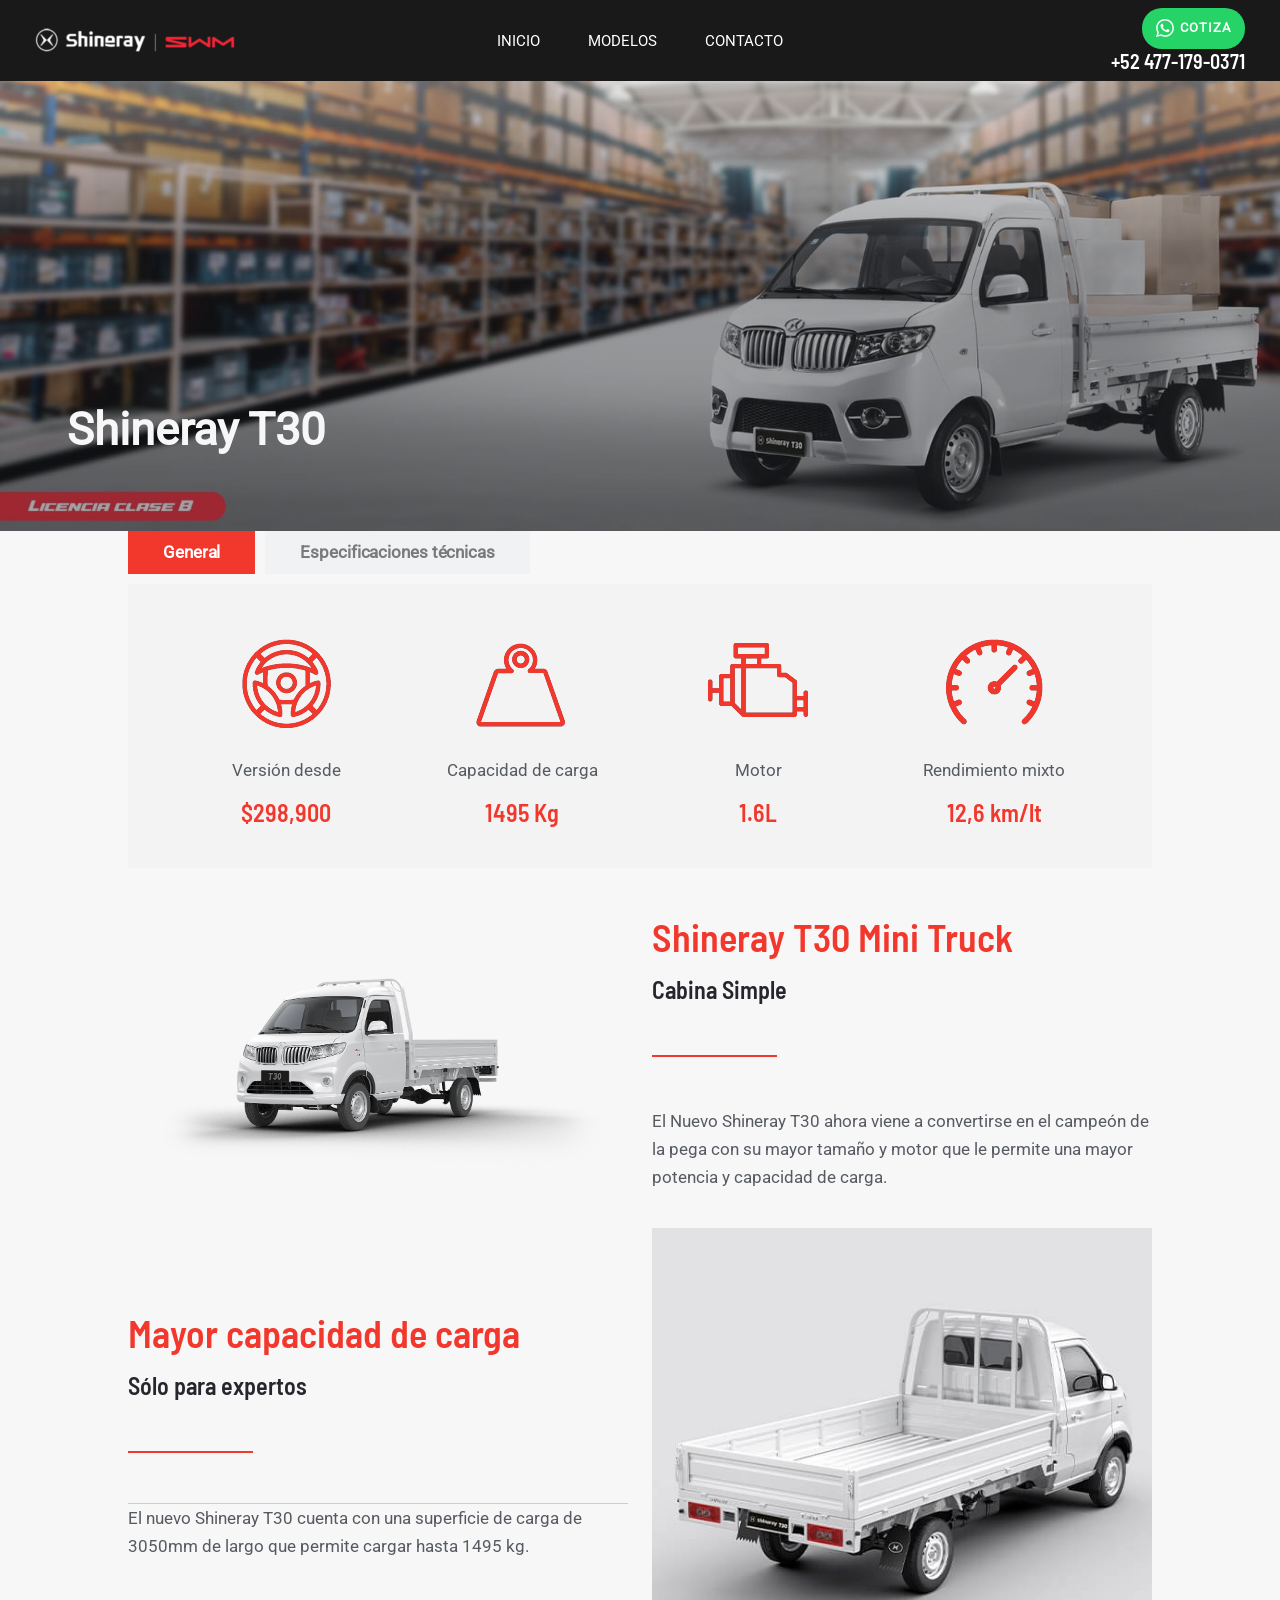
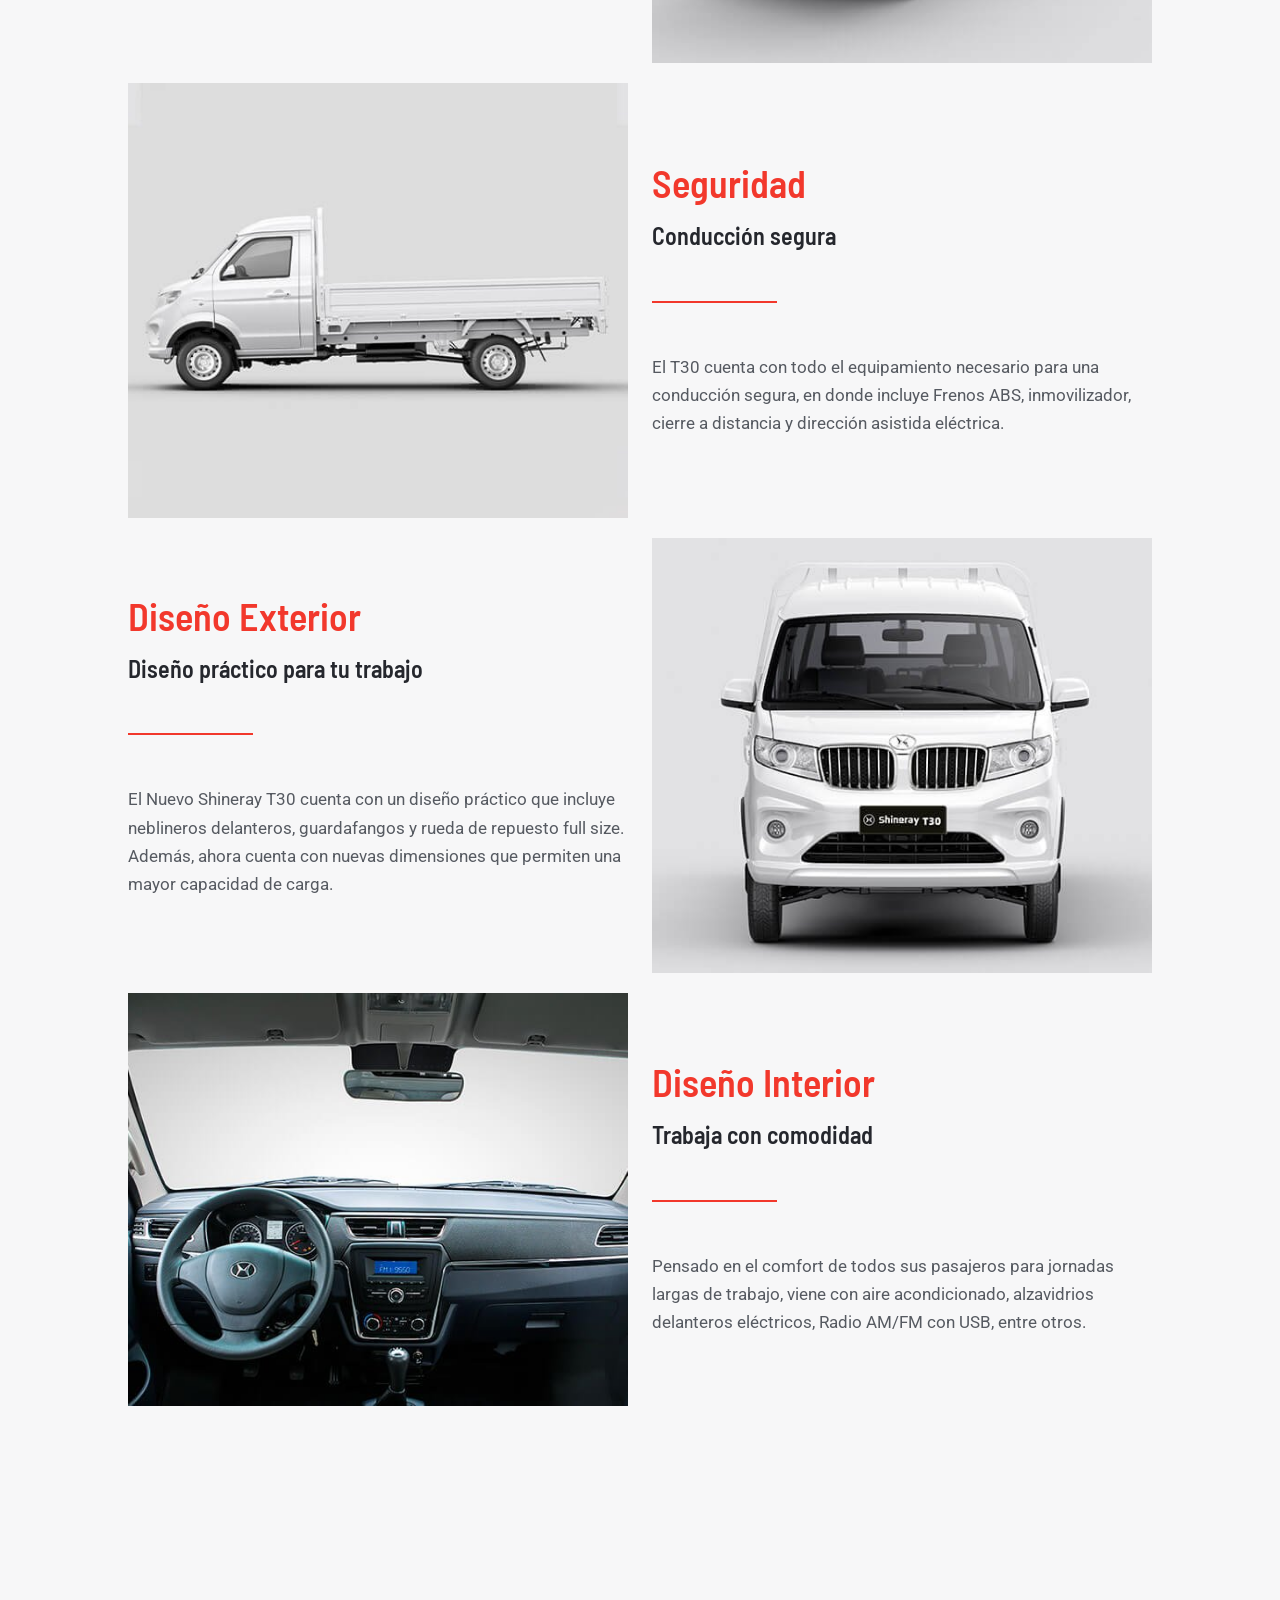
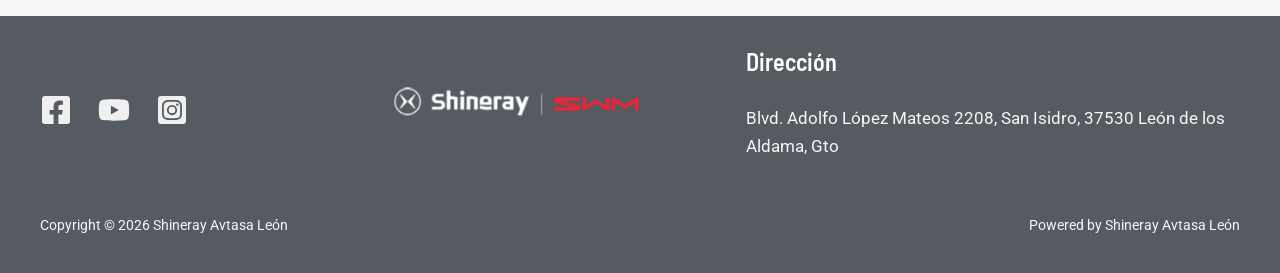
<file: t30/index.html>
<!DOCTYPE html><html lang="es-MX"><head>
<meta charset="UTF-8">
<meta name="viewport" content="width=device-width, initial-scale=1">
	<link rel="profile" href="https://gmpg.org/xfn/11"> 
	<title>T30 – Shineray Avtasa León</title>
<meta name="robots" content="max-image-preview:large">
	<style>img:is([sizes="auto" i], [sizes^="auto," i]) { contain-intrinsic-size: 3000px 1500px }</style>
	<link rel="alternate" type="application/rss+xml" title="Shineray Avtasa León » Feed" href="./feed/">
<link rel="alternate" type="application/rss+xml" title="Shineray Avtasa León » Comments Feed" href="./comments/feed/">
<script>
window._wpemojiSettings = {"baseUrl":"https:\/\/s.w.org\/images\/core\/emoji\/15.0.3\/72x72\/","ext":".png","svgUrl":"https:\/\/s.w.org\/images\/core\/emoji\/15.0.3\/svg\/","svgExt":".svg","source":{"concatemoji":"\/wp-includes\/js\/wp-emoji-release.min.js?ver=6.7.5"}};
/*! This file is auto-generated */
!function(i,n){var o,s,e;function c(e){try{var t={supportTests:e,timestamp:(new Date).valueOf()};sessionStorage.setItem(o,JSON.stringify(t))}catch(e){}}function p(e,t,n){e.clearRect(0,0,e.canvas.width,e.canvas.height),e.fillText(t,0,0);var t=new Uint32Array(e.getImageData(0,0,e.canvas.width,e.canvas.height).data),r=(e.clearRect(0,0,e.canvas.width,e.canvas.height),e.fillText(n,0,0),new Uint32Array(e.getImageData(0,0,e.canvas.width,e.canvas.height).data));return t.every(function(e,t){return e===r[t]})}function u(e,t,n){switch(t){case"flag":return n(e,"\ud83c\udff3\ufe0f\u200d\u26a7\ufe0f","\ud83c\udff3\ufe0f\u200b\u26a7\ufe0f")?!1:!n(e,"\ud83c\uddfa\ud83c\uddf3","\ud83c\uddfa\u200b\ud83c\uddf3")&&!n(e,"\ud83c\udff4\udb40\udc67\udb40\udc62\udb40\udc65\udb40\udc6e\udb40\udc67\udb40\udc7f","\ud83c\udff4\u200b\udb40\udc67\u200b\udb40\udc62\u200b\udb40\udc65\u200b\udb40\udc6e\u200b\udb40\udc67\u200b\udb40\udc7f");case"emoji":return!n(e,"\ud83d\udc26\u200d\u2b1b","\ud83d\udc26\u200b\u2b1b")}return!1}function f(e,t,n){var r="undefined"!=typeof WorkerGlobalScope&&self instanceof WorkerGlobalScope?new OffscreenCanvas(300,150):i.createElement("canvas"),a=r.getContext("2d",{willReadFrequently:!0}),o=(a.textBaseline="top",a.font="600 32px Arial",{});return e.forEach(function(e){o[e]=t(a,e,n)}),o}function t(e){var t=i.createElement("script");t.src=e,t.defer=!0,i.head.appendChild(t)}"undefined"!=typeof Promise&&(o="wpEmojiSettingsSupports",s=["flag","emoji"],n.supports={everything:!0,everythingExceptFlag:!0},e=new Promise(function(e){i.addEventListener("DOMContentLoaded",e,{once:!0})}),new Promise(function(t){var n=function(){try{var e=JSON.parse(sessionStorage.getItem(o));if("object"==typeof e&&"number"==typeof e.timestamp&&(new Date).valueOf()<e.timestamp+604800&&"object"==typeof e.supportTests)return e.supportTests}catch(e){}return null}();if(!n){if("undefined"!=typeof Worker&&"undefined"!=typeof OffscreenCanvas&&"undefined"!=typeof URL&&URL.createObjectURL&&"undefined"!=typeof Blob)try{var e="postMessage("+f.toString()+"("+[JSON.stringify(s),u.toString(),p.toString()].join(",")+"));",r=new Blob([e],{type:"text/javascript"}),a=new Worker(URL.createObjectURL(r),{name:"wpTestEmojiSupports"});return void(a.onmessage=function(e){c(n=e.data),a.terminate(),t(n)})}catch(e){}c(n=f(s,u,p))}t(n)}).then(function(e){for(var t in e)n.supports[t]=e[t],n.supports.everything=n.supports.everything&&n.supports[t],"flag"!==t&&(n.supports.everythingExceptFlag=n.supports.everythingExceptFlag&&n.supports[t]);n.supports.everythingExceptFlag=n.supports.everythingExceptFlag&&!n.supports.flag,n.DOMReady=!1,n.readyCallback=function(){n.DOMReady=!0}}).then(function(){return e}).then(function(){var e;n.supports.everything||(n.readyCallback(),(e=n.source||{}).concatemoji?t(e.concatemoji):e.wpemoji&&e.twemoji&&(t(e.twemoji),t(e.wpemoji)))}))}((window,document),window._wpemojiSettings);
</script>
<link rel="stylesheet" id="astra-theme-css-css" href="../wp-content/themes/astra/assets/css/minified/main.min.css" media="all">
<style id="astra-theme-css-inline-css">
:root{--ast-post-nav-space:0;--ast-container-default-xlg-padding:6.67em;--ast-container-default-lg-padding:5.67em;--ast-container-default-slg-padding:4.34em;--ast-container-default-md-padding:3.34em;--ast-container-default-sm-padding:6.67em;--ast-container-default-xs-padding:2.4em;--ast-container-default-xxs-padding:1.4em;--ast-code-block-background:#EEEEEE;--ast-comment-inputs-background:#FAFAFA;--ast-normal-container-width:1200px;--ast-narrow-container-width:750px;--ast-blog-title-font-weight:normal;--ast-blog-meta-weight:inherit;--ast-global-color-primary:var(--ast-global-color-5);--ast-global-color-secondary:var(--ast-global-color-4);--ast-global-color-alternate-background:var(--ast-global-color-7);--ast-global-color-subtle-background:var(--ast-global-color-6);--ast-bg-style-guide:var( --ast-global-color-secondary,var(--ast-global-color-5) );--ast-shadow-style-guide:0px 0px 4px 0 #00000057;--ast-global-dark-bg-style:#fff;--ast-global-dark-lfs:#fbfbfb;--ast-widget-bg-color:#fafafa;--ast-wc-container-head-bg-color:#fbfbfb;--ast-title-layout-bg:#eeeeee;--ast-search-border-color:#e7e7e7;--ast-lifter-hover-bg:#e6e6e6;--ast-gallery-block-color:#000;--srfm-color-input-label:var(--ast-global-color-2);}html{font-size:106.25%;}a,.page-title{color:var(--ast-global-color-2);}a:hover,a:focus{color:var(--ast-global-color-1);}body,button,input,select,textarea,.ast-button,.ast-custom-button{font-family:'Roboto',sans-serif;font-weight:400;font-size:17px;font-size:1rem;line-height:var(--ast-body-line-height,1.65em);}blockquote{color:var(--ast-global-color-3);}p,.entry-content p{margin-bottom:1em;}h1,h2,h3,h4,h5,h6,.entry-content :where(h1,h2,h3,h4,h5,h6),.site-title,.site-title a{font-family:'Barlow Semi Condensed',sans-serif;font-weight:600;line-height:1em;}.site-title{font-size:35px;font-size:2.0588235294118rem;display:none;}header .custom-logo-link img{max-width:200px;width:200px;}.astra-logo-svg{width:200px;}.site-header .site-description{font-size:15px;font-size:0.88235294117647rem;display:none;}.entry-title{font-size:26px;font-size:1.5294117647059rem;}.archive .ast-article-post .ast-article-inner,.blog .ast-article-post .ast-article-inner,.archive .ast-article-post .ast-article-inner:hover,.blog .ast-article-post .ast-article-inner:hover{overflow:hidden;}h1,.entry-content :where(h1){font-size:48px;font-size:2.8235294117647rem;font-family:'Barlow Semi Condensed',sans-serif;line-height:1em;}h2,.entry-content :where(h2){font-size:38px;font-size:2.2352941176471rem;font-family:'Barlow Semi Condensed',sans-serif;line-height:1em;}h3,.entry-content :where(h3){font-size:30px;font-size:1.7647058823529rem;font-family:'Barlow Semi Condensed',sans-serif;line-height:1em;}h4,.entry-content :where(h4){font-size:24px;font-size:1.4117647058824rem;line-height:1.2em;font-family:'Barlow Semi Condensed',sans-serif;}h5,.entry-content :where(h5){font-size:20px;font-size:1.1764705882353rem;line-height:1.2em;font-family:'Barlow Semi Condensed',sans-serif;}h6,.entry-content :where(h6){font-size:17px;font-size:1rem;line-height:1.25em;font-family:'Barlow Semi Condensed',sans-serif;}::selection{background-color:var(--ast-global-color-0);color:#ffffff;}body,h1,h2,h3,h4,h5,h6,.entry-title a,.entry-content :where(h1,h2,h3,h4,h5,h6){color:var(--ast-global-color-3);}.tagcloud a:hover,.tagcloud a:focus,.tagcloud a.current-item{color:#ffffff;border-color:var(--ast-global-color-2);background-color:var(--ast-global-color-2);}input:focus,input[type="text"]:focus,input[type="email"]:focus,input[type="url"]:focus,input[type="password"]:focus,input[type="reset"]:focus,input[type="search"]:focus,textarea:focus{border-color:var(--ast-global-color-2);}input[type="radio"]:checked,input[type=reset],input[type="checkbox"]:checked,input[type="checkbox"]:hover:checked,input[type="checkbox"]:focus:checked,input[type=range]::-webkit-slider-thumb{border-color:var(--ast-global-color-2);background-color:var(--ast-global-color-2);box-shadow:none;}.site-footer a:hover + .post-count,.site-footer a:focus + .post-count{background:var(--ast-global-color-2);border-color:var(--ast-global-color-2);}.single .nav-links .nav-previous,.single .nav-links .nav-next{color:var(--ast-global-color-2);}.entry-meta,.entry-meta *{line-height:1.45;color:var(--ast-global-color-2);}.entry-meta a:not(.ast-button):hover,.entry-meta a:not(.ast-button):hover *,.entry-meta a:not(.ast-button):focus,.entry-meta a:not(.ast-button):focus *,.page-links > .page-link,.page-links .page-link:hover,.post-navigation a:hover{color:var(--ast-global-color-1);}#cat option,.secondary .calendar_wrap thead a,.secondary .calendar_wrap thead a:visited{color:var(--ast-global-color-2);}.secondary .calendar_wrap #today,.ast-progress-val span{background:var(--ast-global-color-2);}.secondary a:hover + .post-count,.secondary a:focus + .post-count{background:var(--ast-global-color-2);border-color:var(--ast-global-color-2);}.calendar_wrap #today > a{color:#ffffff;}.page-links .page-link,.single .post-navigation a{color:var(--ast-global-color-2);}.ast-search-menu-icon .search-form button.search-submit{padding:0 4px;}.ast-search-menu-icon form.search-form{padding-right:0;}.ast-header-search .ast-search-menu-icon.ast-dropdown-active .search-form,.ast-header-search .ast-search-menu-icon.ast-dropdown-active .search-field:focus{transition:all 0.2s;}.search-form input.search-field:focus{outline:none;}.ast-mobile-header-content .ast-builder-layout-element:not(.ast-builder-menu):not(.ast-header-divider-element),.ast-mobile-popup-content .ast-builder-layout-element:not(.ast-builder-menu):not(.ast-header-divider-element){padding:15px 20px;}.wp-block-latest-posts > li > a{color:var(--ast-global-color-2);}.widget-title,.widget .wp-block-heading{font-size:24px;font-size:1.4117647058824rem;color:var(--ast-global-color-3);}.ast-search-menu-icon.slide-search a:focus-visible:focus-visible,.astra-search-icon:focus-visible,#close:focus-visible,a:focus-visible,.ast-menu-toggle:focus-visible,.site .skip-link:focus-visible,.wp-block-loginout input:focus-visible,.wp-block-search.wp-block-search__button-inside .wp-block-search__inside-wrapper,.ast-header-navigation-arrow:focus-visible,.ast-orders-table__row .ast-orders-table__cell:focus-visible,a#ast-apply-coupon:focus-visible,#ast-apply-coupon:focus-visible,#close:focus-visible,.button.search-submit:focus-visible,#search_submit:focus,.normal-search:focus-visible,.ast-header-account-wrap:focus-visible,.astra-cart-drawer-close:focus,.ast-single-variation:focus,.ast-button:focus,.ast-builder-button-wrap:has(.ast-custom-button-link:focus),.ast-builder-button-wrap .ast-custom-button-link:focus{outline-style:dotted;outline-color:inherit;outline-width:thin;}input:focus,input[type="text"]:focus,input[type="email"]:focus,input[type="url"]:focus,input[type="password"]:focus,input[type="reset"]:focus,input[type="search"]:focus,input[type="number"]:focus,textarea:focus,.wp-block-search__input:focus,[data-section="section-header-mobile-trigger"] .ast-button-wrap .ast-mobile-menu-trigger-minimal:focus,.ast-mobile-popup-drawer.active .menu-toggle-close:focus,#ast-scroll-top:focus,#coupon_code:focus,#ast-coupon-code:focus{border-style:dotted;border-color:inherit;border-width:thin;}input{outline:none;}.ast-logo-title-inline .site-logo-img{padding-right:1em;}.site-logo-img img{ transition:all 0.2s linear;}body .ast-oembed-container *{position:absolute;top:0;width:100%;height:100%;left:0;}body .wp-block-embed-pocket-casts .ast-oembed-container *{position:unset;}.ast-single-post-featured-section + article {margin-top: 2em;}.site-content .ast-single-post-featured-section img {width: 100%;overflow: hidden;object-fit: cover;}.site > .ast-single-related-posts-container {margin-top: 0;}@media (min-width: 922px) {.ast-desktop .ast-container--narrow {max-width: var(--ast-narrow-container-width);margin: 0 auto;}}.ast-page-builder-template .hentry {margin: 0;}.ast-page-builder-template .site-content > .ast-container {max-width: 100%;padding: 0;}.ast-page-builder-template .site .site-content #primary {padding: 0;margin: 0;}.ast-page-builder-template .no-results {text-align: center;margin: 4em auto;}.ast-page-builder-template .ast-pagination {padding: 2em;}.ast-page-builder-template .entry-header.ast-no-title.ast-no-thumbnail {margin-top: 0;}.ast-page-builder-template .entry-header.ast-header-without-markup {margin-top: 0;margin-bottom: 0;}.ast-page-builder-template .entry-header.ast-no-title.ast-no-meta {margin-bottom: 0;}.ast-page-builder-template.single .post-navigation {padding-bottom: 2em;}.ast-page-builder-template.single-post .site-content > .ast-container {max-width: 100%;}.ast-page-builder-template .entry-header {margin-top: 4em;margin-left: auto;margin-right: auto;padding-left: 20px;padding-right: 20px;}.single.ast-page-builder-template .entry-header {padding-left: 20px;padding-right: 20px;}.ast-page-builder-template .ast-archive-description {margin: 4em auto 0;padding-left: 20px;padding-right: 20px;}.ast-page-builder-template.ast-no-sidebar .entry-content .alignwide {margin-left: 0;margin-right: 0;}@media (max-width:921.9px){#ast-desktop-header{display:none;}}@media (min-width:922px){#ast-mobile-header{display:none;}}.wp-block-buttons.aligncenter{justify-content:center;}@media (max-width:921px){.ast-theme-transparent-header #primary,.ast-theme-transparent-header #secondary{padding:0;}}@media (max-width:921px){.ast-plain-container.ast-no-sidebar #primary{padding:0;}}.ast-plain-container.ast-no-sidebar #primary{margin-top:0;margin-bottom:0;}.wp-block-button.is-style-outline .wp-block-button__link{border-color:#f2382c;border-top-width:2px;border-right-width:2px;border-bottom-width:2px;border-left-width:2px;}div.wp-block-button.is-style-outline > .wp-block-button__link:not(.has-text-color),div.wp-block-button.wp-block-button__link.is-style-outline:not(.has-text-color){color:#f2382c;}.wp-block-button.is-style-outline .wp-block-button__link:hover,.wp-block-buttons .wp-block-button.is-style-outline .wp-block-button__link:focus,.wp-block-buttons .wp-block-button.is-style-outline > .wp-block-button__link:not(.has-text-color):hover,.wp-block-buttons .wp-block-button.wp-block-button__link.is-style-outline:not(.has-text-color):hover{color:#fffcfc;background-color:rgba(150,51,53,0.71);border-color:#f2382c;}.post-page-numbers.current .page-link,.ast-pagination .page-numbers.current{color:#ffffff;border-color:var(--ast-global-color-0);background-color:var(--ast-global-color-0);}.wp-block-buttons .wp-block-button.is-style-outline .wp-block-button__link.wp-element-button,.ast-outline-button,.wp-block-uagb-buttons-child .uagb-buttons-repeater.ast-outline-button{border-color:var(--ast-global-color-0);border-top-width:2px;border-right-width:2px;border-bottom-width:2px;border-left-width:2px;font-family:inherit;font-weight:700;font-size:13px;font-size:0.76470588235294rem;line-height:1em;border-top-left-radius:0px;border-top-right-radius:0px;border-bottom-right-radius:0px;border-bottom-left-radius:0px;}.wp-block-buttons .wp-block-button.is-style-outline > .wp-block-button__link:not(.has-text-color),.wp-block-buttons .wp-block-button.wp-block-button__link.is-style-outline:not(.has-text-color),.ast-outline-button{color:#f2382c;}.wp-block-button.is-style-outline .wp-block-button__link:hover,.wp-block-buttons .wp-block-button.is-style-outline .wp-block-button__link:focus,.wp-block-buttons .wp-block-button.is-style-outline > .wp-block-button__link:not(.has-text-color):hover,.wp-block-buttons .wp-block-button.wp-block-button__link.is-style-outline:not(.has-text-color):hover,.ast-outline-button:hover,.ast-outline-button:focus,.wp-block-uagb-buttons-child .uagb-buttons-repeater.ast-outline-button:hover,.wp-block-uagb-buttons-child .uagb-buttons-repeater.ast-outline-button:focus{color:#fffcfc;background-color:var(--ast-global-color-0);border-color:var(--ast-global-color-0);}.wp-block-button .wp-block-button__link.wp-element-button.is-style-outline:not(.has-background),.wp-block-button.is-style-outline>.wp-block-button__link.wp-element-button:not(.has-background),.ast-outline-button{background-color:rgba(242,57,44,0);}.entry-content[data-ast-blocks-layout] > figure{margin-bottom:1em;}@media (max-width:921px){.ast-left-sidebar #content > .ast-container{display:flex;flex-direction:column-reverse;width:100%;}.ast-separate-container .ast-article-post,.ast-separate-container .ast-article-single{padding:1.5em 2.14em;}.ast-author-box img.avatar{margin:20px 0 0 0;}}@media (min-width:922px){.ast-separate-container.ast-right-sidebar #primary,.ast-separate-container.ast-left-sidebar #primary{border:0;}.search-no-results.ast-separate-container #primary{margin-bottom:4em;}}.elementor-widget-button .elementor-button{border-style:solid;text-decoration:none;border-top-width:2px;border-right-width:2px;border-left-width:2px;border-bottom-width:2px;}body .elementor-button.elementor-size-sm,body .elementor-button.elementor-size-xs,body .elementor-button.elementor-size-md,body .elementor-button.elementor-size-lg,body .elementor-button.elementor-size-xl,body .elementor-button{border-top-left-radius:0px;border-top-right-radius:0px;border-bottom-right-radius:0px;border-bottom-left-radius:0px;padding-top:14px;padding-right:22px;padding-bottom:14px;padding-left:22px;}@media (max-width:921px){.elementor-widget-button .elementor-button.elementor-size-sm,.elementor-widget-button .elementor-button.elementor-size-xs,.elementor-widget-button .elementor-button.elementor-size-md,.elementor-widget-button .elementor-button.elementor-size-lg,.elementor-widget-button .elementor-button.elementor-size-xl,.elementor-widget-button .elementor-button{padding-top:14px;padding-right:20px;padding-bottom:14px;padding-left:20px;}}@media (max-width:544px){.elementor-widget-button .elementor-button.elementor-size-sm,.elementor-widget-button .elementor-button.elementor-size-xs,.elementor-widget-button .elementor-button.elementor-size-md,.elementor-widget-button .elementor-button.elementor-size-lg,.elementor-widget-button .elementor-button.elementor-size-xl,.elementor-widget-button .elementor-button{padding-top:12px;padding-right:20px;padding-bottom:12px;padding-left:20px;}}.elementor-widget-button .elementor-button{border-color:#f2382c;background-color:rgba(242,57,44,0);}.elementor-widget-button .elementor-button:hover,.elementor-widget-button .elementor-button:focus{color:#fffcfc;background-color:rgba(150,51,53,0.71);border-color:#f2382c;}.wp-block-button .wp-block-button__link ,.elementor-widget-button .elementor-button,.elementor-widget-button .elementor-button:visited{color:#f2382c;}.elementor-widget-button .elementor-button{font-weight:700;font-size:13px;font-size:0.76470588235294rem;line-height:1em;text-transform:uppercase;letter-spacing:2px;}body .elementor-button.elementor-size-sm,body .elementor-button.elementor-size-xs,body .elementor-button.elementor-size-md,body .elementor-button.elementor-size-lg,body .elementor-button.elementor-size-xl,body .elementor-button{font-size:13px;font-size:0.76470588235294rem;}.wp-block-button .wp-block-button__link:hover,.wp-block-button .wp-block-button__link:focus{color:#fffcfc;background-color:rgba(150,51,53,0.71);border-color:#f2382c;}.elementor-widget-heading h1.elementor-heading-title{line-height:1em;}.elementor-widget-heading h2.elementor-heading-title{line-height:1em;}.elementor-widget-heading h3.elementor-heading-title{line-height:1em;}.elementor-widget-heading h4.elementor-heading-title{line-height:1.2em;}.elementor-widget-heading h5.elementor-heading-title{line-height:1.2em;}.elementor-widget-heading h6.elementor-heading-title{line-height:1.25em;}.wp-block-button .wp-block-button__link,.wp-block-search .wp-block-search__button,body .wp-block-file .wp-block-file__button{border-style:solid;border-top-width:2px;border-right-width:2px;border-left-width:2px;border-bottom-width:2px;border-color:#f2382c;background-color:rgba(242,57,44,0);color:#f2382c;font-family:inherit;font-weight:700;line-height:1em;text-transform:uppercase;letter-spacing:2px;font-size:13px;font-size:0.76470588235294rem;border-top-left-radius:0px;border-top-right-radius:0px;border-bottom-right-radius:0px;border-bottom-left-radius:0px;padding-top:14px;padding-right:22px;padding-bottom:14px;padding-left:22px;}@media (max-width:921px){.wp-block-button .wp-block-button__link,.wp-block-search .wp-block-search__button,body .wp-block-file .wp-block-file__button{padding-top:14px;padding-right:20px;padding-bottom:14px;padding-left:20px;}}@media (max-width:544px){.wp-block-button .wp-block-button__link,.wp-block-search .wp-block-search__button,body .wp-block-file .wp-block-file__button{padding-top:12px;padding-right:20px;padding-bottom:12px;padding-left:20px;}}.menu-toggle,button,.ast-button,.ast-custom-button,.button,input#submit,input[type="button"],input[type="submit"],input[type="reset"],form[CLASS*="wp-block-search__"].wp-block-search .wp-block-search__inside-wrapper .wp-block-search__button,body .wp-block-file .wp-block-file__button{border-style:solid;border-top-width:2px;border-right-width:2px;border-left-width:2px;border-bottom-width:2px;color:#f2382c;border-color:#f2382c;background-color:rgba(242,57,44,0);padding-top:14px;padding-right:22px;padding-bottom:14px;padding-left:22px;font-family:inherit;font-weight:700;font-size:13px;font-size:0.76470588235294rem;line-height:1em;text-transform:uppercase;letter-spacing:2px;border-top-left-radius:0px;border-top-right-radius:0px;border-bottom-right-radius:0px;border-bottom-left-radius:0px;}button:focus,.menu-toggle:hover,button:hover,.ast-button:hover,.ast-custom-button:hover .button:hover,.ast-custom-button:hover ,input[type=reset]:hover,input[type=reset]:focus,input#submit:hover,input#submit:focus,input[type="button"]:hover,input[type="button"]:focus,input[type="submit"]:hover,input[type="submit"]:focus,form[CLASS*="wp-block-search__"].wp-block-search .wp-block-search__inside-wrapper .wp-block-search__button:hover,form[CLASS*="wp-block-search__"].wp-block-search .wp-block-search__inside-wrapper .wp-block-search__button:focus,body .wp-block-file .wp-block-file__button:hover,body .wp-block-file .wp-block-file__button:focus{color:#fffcfc;background-color:rgba(150,51,53,0.71);border-color:#f2382c;}@media (max-width:921px){.menu-toggle,button,.ast-button,.ast-custom-button,.button,input#submit,input[type="button"],input[type="submit"],input[type="reset"],form[CLASS*="wp-block-search__"].wp-block-search .wp-block-search__inside-wrapper .wp-block-search__button,body .wp-block-file .wp-block-file__button{padding-top:14px;padding-right:20px;padding-bottom:14px;padding-left:20px;}}@media (max-width:544px){.menu-toggle,button,.ast-button,.ast-custom-button,.button,input#submit,input[type="button"],input[type="submit"],input[type="reset"],form[CLASS*="wp-block-search__"].wp-block-search .wp-block-search__inside-wrapper .wp-block-search__button,body .wp-block-file .wp-block-file__button{padding-top:12px;padding-right:20px;padding-bottom:12px;padding-left:20px;}}@media (max-width:921px){.ast-mobile-header-stack .main-header-bar .ast-search-menu-icon{display:inline-block;}.ast-header-break-point.ast-header-custom-item-outside .ast-mobile-header-stack .main-header-bar .ast-search-icon{margin:0;}.ast-comment-avatar-wrap img{max-width:2.5em;}.ast-comment-meta{padding:0 1.8888em 1.3333em;}.ast-separate-container .ast-comment-list li.depth-1{padding:1.5em 2.14em;}.ast-separate-container .comment-respond{padding:2em 2.14em;}}@media (min-width:544px){.ast-container{max-width:100%;}}@media (max-width:544px){.ast-separate-container .ast-article-post,.ast-separate-container .ast-article-single,.ast-separate-container .comments-title,.ast-separate-container .ast-archive-description{padding:1.5em 1em;}.ast-separate-container #content .ast-container{padding-left:0.54em;padding-right:0.54em;}.ast-separate-container .ast-comment-list .bypostauthor{padding:.5em;}.ast-search-menu-icon.ast-dropdown-active .search-field{width:170px;}} #ast-mobile-header .ast-site-header-cart-li a{pointer-events:none;}body,.ast-separate-container{background-color:var(--ast-global-color-4);background-image:none;}@media (max-width:921px){.widget-title{font-size:24px;font-size:1.4117647058824rem;}body,button,input,select,textarea,.ast-button,.ast-custom-button{font-size:17px;font-size:1rem;}#secondary,#secondary button,#secondary input,#secondary select,#secondary textarea{font-size:17px;font-size:1rem;}.site-title{display:none;}.site-header .site-description{display:none;}h1,.entry-content :where(h1){font-size:40px;}h2,.entry-content :where(h2){font-size:32px;}h3,.entry-content :where(h3){font-size:26px;}h4,.entry-content :where(h4){font-size:20px;font-size:1.1764705882353rem;}h5,.entry-content :where(h5){font-size:17px;font-size:1rem;}h6,.entry-content :where(h6){font-size:15px;font-size:0.88235294117647rem;}.astra-logo-svg{width:144px;}header .custom-logo-link img,.ast-header-break-point .site-logo-img .custom-mobile-logo-link img{max-width:144px;width:144px;}}@media (max-width:544px){.widget-title{font-size:24px;font-size:1.4117647058824rem;}body,button,input,select,textarea,.ast-button,.ast-custom-button{font-size:17px;font-size:1rem;}#secondary,#secondary button,#secondary input,#secondary select,#secondary textarea{font-size:17px;font-size:1rem;}.site-title{display:none;}.site-header .site-description{display:none;}h1,.entry-content :where(h1){font-size:32px;}h2,.entry-content :where(h2){font-size:25px;}h3,.entry-content :where(h3){font-size:22px;}h4,.entry-content :where(h4){font-size:18px;font-size:1.0588235294118rem;}h5,.entry-content :where(h5){font-size:15px;font-size:0.88235294117647rem;}h6,.entry-content :where(h6){font-size:13px;font-size:0.76470588235294rem;}header .custom-logo-link img,.ast-header-break-point .site-branding img,.ast-header-break-point .custom-logo-link img{max-width:162px;width:162px;}.astra-logo-svg{width:162px;}.ast-header-break-point .site-logo-img .custom-mobile-logo-link img{max-width:162px;}}@media (max-width:544px){html{font-size:106.25%;}}@media (min-width:922px){.ast-container{max-width:1240px;}}@media (min-width:922px){.site-content .ast-container{display:flex;}}@media (max-width:921px){.site-content .ast-container{flex-direction:column;}}@media (min-width:922px){.main-header-menu .sub-menu .menu-item.ast-left-align-sub-menu:hover > .sub-menu,.main-header-menu .sub-menu .menu-item.ast-left-align-sub-menu.focus > .sub-menu{margin-left:-0px;}}.site .comments-area{padding-bottom:3em;}.footer-widget-area[data-section^="section-fb-html-"] .ast-builder-html-element{text-align:center;}.wp-block-file {display: flex;align-items: center;flex-wrap: wrap;justify-content: space-between;}.wp-block-pullquote {border: none;}.wp-block-pullquote blockquote::before {content: "\201D";font-family: "Helvetica",sans-serif;display: flex;transform: rotate( 180deg );font-size: 6rem;font-style: normal;line-height: 1;font-weight: bold;align-items: center;justify-content: center;}.has-text-align-right > blockquote::before {justify-content: flex-start;}.has-text-align-left > blockquote::before {justify-content: flex-end;}figure.wp-block-pullquote.is-style-solid-color blockquote {max-width: 100%;text-align: inherit;}:root {--wp--custom--ast-default-block-top-padding: 3em;--wp--custom--ast-default-block-right-padding: 3em;--wp--custom--ast-default-block-bottom-padding: 3em;--wp--custom--ast-default-block-left-padding: 3em;--wp--custom--ast-container-width: 1200px;--wp--custom--ast-content-width-size: 1200px;--wp--custom--ast-wide-width-size: calc(1200px + var(--wp--custom--ast-default-block-left-padding) + var(--wp--custom--ast-default-block-right-padding));}.ast-narrow-container {--wp--custom--ast-content-width-size: 750px;--wp--custom--ast-wide-width-size: 750px;}@media(max-width: 921px) {:root {--wp--custom--ast-default-block-top-padding: 3em;--wp--custom--ast-default-block-right-padding: 2em;--wp--custom--ast-default-block-bottom-padding: 3em;--wp--custom--ast-default-block-left-padding: 2em;}}@media(max-width: 544px) {:root {--wp--custom--ast-default-block-top-padding: 3em;--wp--custom--ast-default-block-right-padding: 1.5em;--wp--custom--ast-default-block-bottom-padding: 3em;--wp--custom--ast-default-block-left-padding: 1.5em;}}.entry-content > .wp-block-group,.entry-content > .wp-block-cover,.entry-content > .wp-block-columns {padding-top: var(--wp--custom--ast-default-block-top-padding);padding-right: var(--wp--custom--ast-default-block-right-padding);padding-bottom: var(--wp--custom--ast-default-block-bottom-padding);padding-left: var(--wp--custom--ast-default-block-left-padding);}.ast-plain-container.ast-no-sidebar .entry-content > .alignfull,.ast-page-builder-template .ast-no-sidebar .entry-content > .alignfull {margin-left: calc( -50vw + 50%);margin-right: calc( -50vw + 50%);max-width: 100vw;width: 100vw;}.ast-plain-container.ast-no-sidebar .entry-content .alignfull .alignfull,.ast-page-builder-template.ast-no-sidebar .entry-content .alignfull .alignfull,.ast-plain-container.ast-no-sidebar .entry-content .alignfull .alignwide,.ast-page-builder-template.ast-no-sidebar .entry-content .alignfull .alignwide,.ast-plain-container.ast-no-sidebar .entry-content .alignwide .alignfull,.ast-page-builder-template.ast-no-sidebar .entry-content .alignwide .alignfull,.ast-plain-container.ast-no-sidebar .entry-content .alignwide .alignwide,.ast-page-builder-template.ast-no-sidebar .entry-content .alignwide .alignwide,.ast-plain-container.ast-no-sidebar .entry-content .wp-block-column .alignfull,.ast-page-builder-template.ast-no-sidebar .entry-content .wp-block-column .alignfull,.ast-plain-container.ast-no-sidebar .entry-content .wp-block-column .alignwide,.ast-page-builder-template.ast-no-sidebar .entry-content .wp-block-column .alignwide {margin-left: auto;margin-right: auto;width: 100%;}[data-ast-blocks-layout] .wp-block-separator:not(.is-style-dots) {height: 0;}[data-ast-blocks-layout] .wp-block-separator {margin: 20px auto;}[data-ast-blocks-layout] .wp-block-separator:not(.is-style-wide):not(.is-style-dots) {max-width: 100px;}[data-ast-blocks-layout] .wp-block-separator.has-background {padding: 0;}.entry-content[data-ast-blocks-layout] > * {max-width: var(--wp--custom--ast-content-width-size);margin-left: auto;margin-right: auto;}.entry-content[data-ast-blocks-layout] > .alignwide {max-width: var(--wp--custom--ast-wide-width-size);}.entry-content[data-ast-blocks-layout] .alignfull {max-width: none;}.entry-content .wp-block-columns {margin-bottom: 0;}blockquote {margin: 1.5em;border-color: rgba(0,0,0,0.05);}.wp-block-quote:not(.has-text-align-right):not(.has-text-align-center) {border-left: 5px solid rgba(0,0,0,0.05);}.has-text-align-right > blockquote,blockquote.has-text-align-right {border-right: 5px solid rgba(0,0,0,0.05);}.has-text-align-left > blockquote,blockquote.has-text-align-left {border-left: 5px solid rgba(0,0,0,0.05);}.wp-block-site-tagline,.wp-block-latest-posts .read-more {margin-top: 15px;}.wp-block-loginout p label {display: block;}.wp-block-loginout p:not(.login-remember):not(.login-submit) input {width: 100%;}.wp-block-loginout input:focus {border-color: transparent;}.wp-block-loginout input:focus {outline: thin dotted;}.entry-content .wp-block-media-text .wp-block-media-text__content {padding: 0 0 0 8%;}.entry-content .wp-block-media-text.has-media-on-the-right .wp-block-media-text__content {padding: 0 8% 0 0;}.entry-content .wp-block-media-text.has-background .wp-block-media-text__content {padding: 8%;}.entry-content .wp-block-cover:not([class*="background-color"]):not(.has-text-color.has-link-color) .wp-block-cover__inner-container,.entry-content .wp-block-cover:not([class*="background-color"]) .wp-block-cover-image-text,.entry-content .wp-block-cover:not([class*="background-color"]) .wp-block-cover-text,.entry-content .wp-block-cover-image:not([class*="background-color"]) .wp-block-cover__inner-container,.entry-content .wp-block-cover-image:not([class*="background-color"]) .wp-block-cover-image-text,.entry-content .wp-block-cover-image:not([class*="background-color"]) .wp-block-cover-text {color: var(--ast-global-color-primary,var(--ast-global-color-5));}.wp-block-loginout .login-remember input {width: 1.1rem;height: 1.1rem;margin: 0 5px 4px 0;vertical-align: middle;}.wp-block-latest-posts > li > *:first-child,.wp-block-latest-posts:not(.is-grid) > li:first-child {margin-top: 0;}.entry-content > .wp-block-buttons,.entry-content > .wp-block-uagb-buttons {margin-bottom: 1.5em;}.wp-block-search__inside-wrapper .wp-block-search__input {padding: 0 10px;color: var(--ast-global-color-3);background: var(--ast-global-color-primary,var(--ast-global-color-5));border-color: var(--ast-border-color);}.wp-block-latest-posts .read-more {margin-bottom: 1.5em;}.wp-block-search__no-button .wp-block-search__inside-wrapper .wp-block-search__input {padding-top: 5px;padding-bottom: 5px;}.wp-block-latest-posts .wp-block-latest-posts__post-date,.wp-block-latest-posts .wp-block-latest-posts__post-author {font-size: 1rem;}.wp-block-latest-posts > li > *,.wp-block-latest-posts:not(.is-grid) > li {margin-top: 12px;margin-bottom: 12px;}.ast-page-builder-template .entry-content[data-ast-blocks-layout] > .alignwide:where(:not(.uagb-is-root-container):not(.spectra-is-root-container)) > * {max-width: var(--wp--custom--ast-wide-width-size);}.ast-page-builder-template .entry-content[data-ast-blocks-layout] > .inherit-container-width > *,.ast-page-builder-template .entry-content[data-ast-blocks-layout] > *:not(.wp-block-group):where(:not(.uagb-is-root-container):not(.spectra-is-root-container)) > *,.entry-content[data-ast-blocks-layout] > .wp-block-cover .wp-block-cover__inner-container {max-width: var(--wp--custom--ast-content-width-size) ;margin-left: auto;margin-right: auto;}.ast-page-builder-template .entry-content[data-ast-blocks-layout] > *,.ast-page-builder-template .entry-content[data-ast-blocks-layout] > .alignfull:where(:not(.wp-block-group):not(.uagb-is-root-container):not(.spectra-is-root-container)) > * {max-width: none;}.entry-content[data-ast-blocks-layout] .wp-block-cover:not(.alignleft):not(.alignright) {width: auto;}@media(max-width: 1200px) {.ast-separate-container .entry-content > .alignfull,.ast-separate-container .entry-content[data-ast-blocks-layout] > .alignwide,.ast-plain-container .entry-content[data-ast-blocks-layout] > .alignwide,.ast-plain-container .entry-content .alignfull {margin-left: calc(-1 * min(var(--ast-container-default-xlg-padding),20px)) ;margin-right: calc(-1 * min(var(--ast-container-default-xlg-padding),20px));}}@media(min-width: 1201px) {.ast-separate-container .entry-content > .alignfull {margin-left: calc(-1 * var(--ast-container-default-xlg-padding) );margin-right: calc(-1 * var(--ast-container-default-xlg-padding) );}.ast-separate-container .entry-content[data-ast-blocks-layout] > .alignwide,.ast-plain-container .entry-content[data-ast-blocks-layout] > .alignwide {margin-left: calc(-1 * var(--wp--custom--ast-default-block-left-padding) );margin-right: calc(-1 * var(--wp--custom--ast-default-block-right-padding) );}}@media(min-width: 921px) {.ast-separate-container .entry-content .wp-block-group.alignwide:not(.inherit-container-width) > :where(:not(.alignleft):not(.alignright)),.ast-plain-container .entry-content .wp-block-group.alignwide:not(.inherit-container-width) > :where(:not(.alignleft):not(.alignright)) {max-width: calc( var(--wp--custom--ast-content-width-size) + 80px );}.ast-plain-container.ast-right-sidebar .entry-content[data-ast-blocks-layout] .alignfull,.ast-plain-container.ast-left-sidebar .entry-content[data-ast-blocks-layout] .alignfull {margin-left: -60px;margin-right: -60px;}}@media(min-width: 544px) {.entry-content > .alignleft {margin-right: 20px;}.entry-content > .alignright {margin-left: 20px;}}@media (max-width:544px){.wp-block-columns .wp-block-column:not(:last-child){margin-bottom:20px;}.wp-block-latest-posts{margin:0;}}@media( max-width: 600px ) {.entry-content .wp-block-media-text .wp-block-media-text__content,.entry-content .wp-block-media-text.has-media-on-the-right .wp-block-media-text__content {padding: 8% 0 0;}.entry-content .wp-block-media-text.has-background .wp-block-media-text__content {padding: 8%;}}.ast-page-builder-template .entry-header {padding-left: 0;}.ast-narrow-container .site-content .wp-block-uagb-image--align-full .wp-block-uagb-image__figure {max-width: 100%;margin-left: auto;margin-right: auto;}:root .has-ast-global-color-0-color{color:var(--ast-global-color-0);}:root .has-ast-global-color-0-background-color{background-color:var(--ast-global-color-0);}:root .wp-block-button .has-ast-global-color-0-color{color:var(--ast-global-color-0);}:root .wp-block-button .has-ast-global-color-0-background-color{background-color:var(--ast-global-color-0);}:root .has-ast-global-color-1-color{color:var(--ast-global-color-1);}:root .has-ast-global-color-1-background-color{background-color:var(--ast-global-color-1);}:root .wp-block-button .has-ast-global-color-1-color{color:var(--ast-global-color-1);}:root .wp-block-button .has-ast-global-color-1-background-color{background-color:var(--ast-global-color-1);}:root .has-ast-global-color-2-color{color:var(--ast-global-color-2);}:root .has-ast-global-color-2-background-color{background-color:var(--ast-global-color-2);}:root .wp-block-button .has-ast-global-color-2-color{color:var(--ast-global-color-2);}:root .wp-block-button .has-ast-global-color-2-background-color{background-color:var(--ast-global-color-2);}:root .has-ast-global-color-3-color{color:var(--ast-global-color-3);}:root .has-ast-global-color-3-background-color{background-color:var(--ast-global-color-3);}:root .wp-block-button .has-ast-global-color-3-color{color:var(--ast-global-color-3);}:root .wp-block-button .has-ast-global-color-3-background-color{background-color:var(--ast-global-color-3);}:root .has-ast-global-color-4-color{color:var(--ast-global-color-4);}:root .has-ast-global-color-4-background-color{background-color:var(--ast-global-color-4);}:root .wp-block-button .has-ast-global-color-4-color{color:var(--ast-global-color-4);}:root .wp-block-button .has-ast-global-color-4-background-color{background-color:var(--ast-global-color-4);}:root .has-ast-global-color-5-color{color:var(--ast-global-color-5);}:root .has-ast-global-color-5-background-color{background-color:var(--ast-global-color-5);}:root .wp-block-button .has-ast-global-color-5-color{color:var(--ast-global-color-5);}:root .wp-block-button .has-ast-global-color-5-background-color{background-color:var(--ast-global-color-5);}:root .has-ast-global-color-6-color{color:var(--ast-global-color-6);}:root .has-ast-global-color-6-background-color{background-color:var(--ast-global-color-6);}:root .wp-block-button .has-ast-global-color-6-color{color:var(--ast-global-color-6);}:root .wp-block-button .has-ast-global-color-6-background-color{background-color:var(--ast-global-color-6);}:root .has-ast-global-color-7-color{color:var(--ast-global-color-7);}:root .has-ast-global-color-7-background-color{background-color:var(--ast-global-color-7);}:root .wp-block-button .has-ast-global-color-7-color{color:var(--ast-global-color-7);}:root .wp-block-button .has-ast-global-color-7-background-color{background-color:var(--ast-global-color-7);}:root .has-ast-global-color-8-color{color:var(--ast-global-color-8);}:root .has-ast-global-color-8-background-color{background-color:var(--ast-global-color-8);}:root .wp-block-button .has-ast-global-color-8-color{color:var(--ast-global-color-8);}:root .wp-block-button .has-ast-global-color-8-background-color{background-color:var(--ast-global-color-8);}:root{--ast-global-color-0:#f2382c;--ast-global-color-1:#dc2618;--ast-global-color-2:#25272d;--ast-global-color-3:#565a61;--ast-global-color-4:#f7f7f8;--ast-global-color-5:#ffffff;--ast-global-color-6:#f7f7f8;--ast-global-color-7:#25272d;--ast-global-color-8:#bfd1ff;}:root {--ast-border-color : #dddddd;}.ast-single-entry-banner {-js-display: flex;display: flex;flex-direction: column;justify-content: center;text-align: center;position: relative;background: var(--ast-title-layout-bg);}.ast-single-entry-banner[data-banner-layout="layout-1"] {max-width: 1200px;background: inherit;padding: 20px 0;}.ast-single-entry-banner[data-banner-width-type="custom"] {margin: 0 auto;width: 100%;}.ast-single-entry-banner + .site-content .entry-header {margin-bottom: 0;}.site .ast-author-avatar {--ast-author-avatar-size: ;}a.ast-underline-text {text-decoration: underline;}.ast-container > .ast-terms-link {position: relative;display: block;}a.ast-button.ast-badge-tax {padding: 4px 8px;border-radius: 3px;font-size: inherit;}header.entry-header{text-align:left;}header.entry-header > *:not(:last-child){margin-bottom:10px;}@media (max-width:921px){header.entry-header{text-align:left;}}@media (max-width:544px){header.entry-header{text-align:left;}}.ast-archive-entry-banner {-js-display: flex;display: flex;flex-direction: column;justify-content: center;text-align: center;position: relative;background: var(--ast-title-layout-bg);}.ast-archive-entry-banner[data-banner-width-type="custom"] {margin: 0 auto;width: 100%;}.ast-archive-entry-banner[data-banner-layout="layout-1"] {background: inherit;padding: 20px 0;text-align: left;}body.archive .ast-archive-description{max-width:1200px;width:100%;text-align:left;padding-top:3em;padding-right:3em;padding-bottom:3em;padding-left:3em;}body.archive .ast-archive-description .ast-archive-title,body.archive .ast-archive-description .ast-archive-title *{font-size:40px;font-size:2.3529411764706rem;}body.archive .ast-archive-description > *:not(:last-child){margin-bottom:10px;}@media (max-width:921px){body.archive .ast-archive-description{text-align:left;}}@media (max-width:544px){body.archive .ast-archive-description{text-align:left;}}.ast-breadcrumbs .trail-browse,.ast-breadcrumbs .trail-items,.ast-breadcrumbs .trail-items li{display:inline-block;margin:0;padding:0;border:none;background:inherit;text-indent:0;text-decoration:none;}.ast-breadcrumbs .trail-browse{font-size:inherit;font-style:inherit;font-weight:inherit;color:inherit;}.ast-breadcrumbs .trail-items{list-style:none;}.trail-items li::after{padding:0 0.3em;content:"\00bb";}.trail-items li:last-of-type::after{display:none;}h1,h2,h3,h4,h5,h6,.entry-content :where(h1,h2,h3,h4,h5,h6){color:var(--ast-global-color-2);}@media (max-width:921px){.ast-builder-grid-row-container.ast-builder-grid-row-tablet-3-firstrow .ast-builder-grid-row > *:first-child,.ast-builder-grid-row-container.ast-builder-grid-row-tablet-3-lastrow .ast-builder-grid-row > *:last-child{grid-column:1 / -1;}}@media (max-width:544px){.ast-builder-grid-row-container.ast-builder-grid-row-mobile-3-firstrow .ast-builder-grid-row > *:first-child,.ast-builder-grid-row-container.ast-builder-grid-row-mobile-3-lastrow .ast-builder-grid-row > *:last-child{grid-column:1 / -1;}}.ast-builder-layout-element[data-section="title_tagline"]{display:flex;}@media (max-width:921px){.ast-header-break-point .ast-builder-layout-element[data-section="title_tagline"]{display:flex;}}@media (max-width:544px){.ast-header-break-point .ast-builder-layout-element[data-section="title_tagline"]{display:flex;}}.ast-builder-menu-1{font-family:inherit;font-weight:500;text-transform:uppercase;}.ast-builder-menu-1 .menu-item > .menu-link{font-size:15px;font-size:0.88235294117647rem;color:var(--ast-global-color-5);padding-left:24px;padding-right:24px;}.ast-builder-menu-1 .menu-item > .ast-menu-toggle{color:var(--ast-global-color-5);}.ast-builder-menu-1 .menu-item:hover > .menu-link,.ast-builder-menu-1 .inline-on-mobile .menu-item:hover > .ast-menu-toggle{color:var(--ast-global-color-4);background:var(--ast-global-color-3);}.ast-builder-menu-1 .menu-item:hover > .ast-menu-toggle{color:var(--ast-global-color-4);}.ast-builder-menu-1 .menu-item.current-menu-item > .menu-link,.ast-builder-menu-1 .inline-on-mobile .menu-item.current-menu-item > .ast-menu-toggle,.ast-builder-menu-1 .current-menu-ancestor > .menu-link{color:var(--ast-global-color-1);background:var(--ast-global-color-2);}.ast-builder-menu-1 .menu-item.current-menu-item > .ast-menu-toggle{color:var(--ast-global-color-1);}.ast-builder-menu-1 .sub-menu,.ast-builder-menu-1 .inline-on-mobile .sub-menu{border-top-width:2px;border-bottom-width:0px;border-right-width:0px;border-left-width:0px;border-color:var(--ast-global-color-0);border-style:solid;}.ast-builder-menu-1 .sub-menu .sub-menu{top:-2px;}.ast-builder-menu-1 .main-header-menu > .menu-item > .sub-menu,.ast-builder-menu-1 .main-header-menu > .menu-item > .astra-full-megamenu-wrapper{margin-top:116px;}.ast-desktop .ast-builder-menu-1 .main-header-menu > .menu-item > .sub-menu:before,.ast-desktop .ast-builder-menu-1 .main-header-menu > .menu-item > .astra-full-megamenu-wrapper:before{height:calc( 116px + 2px + 5px );}.ast-builder-menu-1 .menu-item.menu-item-has-children > .ast-menu-toggle{right:calc( 24px - 0.907em );}.ast-desktop .ast-builder-menu-1 .menu-item .sub-menu .menu-link{border-style:none;}@media (max-width:921px){.ast-header-break-point .ast-builder-menu-1 .menu-item.menu-item-has-children > .ast-menu-toggle{top:0;}.ast-builder-menu-1 .inline-on-mobile .menu-item.menu-item-has-children > .ast-menu-toggle{right:-15px;}.ast-builder-menu-1 .menu-item-has-children > .menu-link:after{content:unset;}.ast-builder-menu-1 .main-header-menu > .menu-item > .sub-menu,.ast-builder-menu-1 .main-header-menu > .menu-item > .astra-full-megamenu-wrapper{margin-top:0;}}@media (max-width:544px){.ast-header-break-point .ast-builder-menu-1 .menu-item.menu-item-has-children > .ast-menu-toggle{top:0;}.ast-builder-menu-1 .main-header-menu > .menu-item > .sub-menu,.ast-builder-menu-1 .main-header-menu > .menu-item > .astra-full-megamenu-wrapper{margin-top:0;}}.ast-builder-menu-1{display:flex;}@media (max-width:921px){.ast-header-break-point .ast-builder-menu-1{display:flex;}}@media (max-width:544px){.ast-header-break-point .ast-builder-menu-1{display:flex;}}.ast-builder-html-element img.alignnone{display:inline-block;}.ast-builder-html-element p:first-child{margin-top:0;}.ast-builder-html-element p:last-child{margin-bottom:0;}.ast-header-break-point .main-header-bar .ast-builder-html-element{line-height:1.85714285714286;}.ast-header-html-1 .ast-builder-html-element{font-size:15px;font-size:0.88235294117647rem;}.ast-header-html-1{font-size:15px;font-size:0.88235294117647rem;}.ast-header-html-1{display:flex;}@media (max-width:921px){.ast-header-break-point .ast-header-html-1{display:flex;}}@media (max-width:544px){.ast-header-break-point .ast-header-html-1{display:flex;}}.site-below-footer-wrap{padding-top:20px;padding-bottom:20px;}.site-below-footer-wrap[data-section="section-below-footer-builder"]{background-color:var(--ast-global-color-3);background-image:none;min-height:80px;}.site-below-footer-wrap[data-section="section-below-footer-builder"] .ast-builder-grid-row{max-width:1200px;min-height:80px;margin-left:auto;margin-right:auto;}.site-below-footer-wrap[data-section="section-below-footer-builder"] .ast-builder-grid-row,.site-below-footer-wrap[data-section="section-below-footer-builder"] .site-footer-section{align-items:center;}.site-below-footer-wrap[data-section="section-below-footer-builder"].ast-footer-row-inline .site-footer-section{display:flex;margin-bottom:0;}.ast-builder-grid-row-2-equal .ast-builder-grid-row{grid-template-columns:repeat( 2,1fr );}@media (max-width:921px){.site-below-footer-wrap[data-section="section-below-footer-builder"].ast-footer-row-tablet-inline .site-footer-section{display:flex;margin-bottom:0;}.site-below-footer-wrap[data-section="section-below-footer-builder"].ast-footer-row-tablet-stack .site-footer-section{display:block;margin-bottom:10px;}.ast-builder-grid-row-container.ast-builder-grid-row-tablet-2-equal .ast-builder-grid-row{grid-template-columns:repeat( 2,1fr );}}@media (max-width:544px){.site-below-footer-wrap[data-section="section-below-footer-builder"].ast-footer-row-mobile-inline .site-footer-section{display:flex;margin-bottom:0;}.site-below-footer-wrap[data-section="section-below-footer-builder"].ast-footer-row-mobile-stack .site-footer-section{display:block;margin-bottom:10px;}.ast-builder-grid-row-container.ast-builder-grid-row-mobile-full .ast-builder-grid-row{grid-template-columns:1fr;}}.site-below-footer-wrap[data-section="section-below-footer-builder"]{padding-top:8px;padding-bottom:8px;padding-left:8px;padding-right:8px;}@media (max-width:921px){.site-below-footer-wrap[data-section="section-below-footer-builder"]{padding-top:40px;padding-bottom:40px;padding-left:40px;padding-right:40px;}}.site-below-footer-wrap[data-section="section-below-footer-builder"]{display:grid;}@media (max-width:921px){.ast-header-break-point .site-below-footer-wrap[data-section="section-below-footer-builder"]{display:grid;}}@media (max-width:544px){.ast-header-break-point .site-below-footer-wrap[data-section="section-below-footer-builder"]{display:grid;}}.ast-builder-html-element img.alignnone{display:inline-block;}.ast-builder-html-element p:first-child{margin-top:0;}.ast-builder-html-element p:last-child{margin-bottom:0;}.ast-header-break-point .main-header-bar .ast-builder-html-element{line-height:1.85714285714286;}.footer-widget-area[data-section="section-fb-html-1"] .ast-builder-html-element{color:var(--ast-global-color-4);font-size:16px;font-size:0.94117647058824rem;}.footer-widget-area[data-section="section-fb-html-1"]{font-size:16px;font-size:0.94117647058824rem;}.footer-widget-area[data-section="section-fb-html-1"]{display:block;}@media (max-width:921px){.ast-header-break-point .footer-widget-area[data-section="section-fb-html-1"]{display:block;}}@media (max-width:544px){.ast-header-break-point .footer-widget-area[data-section="section-fb-html-1"]{display:block;}}.footer-widget-area[data-section="section-fb-html-2"] .ast-builder-html-element{color:var(--ast-global-color-4);font-size:14px;font-size:0.82352941176471rem;}.footer-widget-area[data-section="section-fb-html-2"]{font-size:14px;font-size:0.82352941176471rem;}.footer-widget-area[data-section="section-fb-html-2"]{display:block;}@media (max-width:921px){.ast-header-break-point .footer-widget-area[data-section="section-fb-html-2"]{display:block;}}@media (max-width:544px){.ast-header-break-point .footer-widget-area[data-section="section-fb-html-2"]{display:block;}}.footer-widget-area[data-section="section-fb-html-1"] .ast-builder-html-element{text-align:center;}@media (max-width:921px){.footer-widget-area[data-section="section-fb-html-1"] .ast-builder-html-element{text-align:left;}}@media (max-width:544px){.footer-widget-area[data-section="section-fb-html-1"] .ast-builder-html-element{text-align:center;}}.footer-widget-area[data-section="section-fb-html-2"] .ast-builder-html-element{text-align:right;}@media (max-width:921px){.footer-widget-area[data-section="section-fb-html-2"] .ast-builder-html-element{text-align:right;}}@media (max-width:544px){.footer-widget-area[data-section="section-fb-html-2"] .ast-builder-html-element{text-align:center;}}.ast-footer-copyright{text-align:left;}.ast-footer-copyright.site-footer-focus-item {color:var(--ast-global-color-4);}@media (max-width:921px){.ast-footer-copyright{text-align:left;}}@media (max-width:544px){.ast-footer-copyright{text-align:center;}}.ast-footer-copyright.site-footer-focus-item {font-size:14px;font-size:0.82352941176471rem;}.ast-footer-copyright.ast-builder-layout-element{display:flex;}@media (max-width:921px){.ast-header-break-point .ast-footer-copyright.ast-builder-layout-element{display:flex;}}@media (max-width:544px){.ast-header-break-point .ast-footer-copyright.ast-builder-layout-element{display:flex;}}.ast-social-stack-desktop .ast-builder-social-element,.ast-social-stack-tablet .ast-builder-social-element,.ast-social-stack-mobile .ast-builder-social-element {margin-top: 6px;margin-bottom: 6px;}.social-show-label-true .ast-builder-social-element {width: auto;padding: 0 0.4em;}[data-section^="section-fb-social-icons-"] .footer-social-inner-wrap {text-align: center;}.ast-footer-social-wrap {width: 100%;}.ast-footer-social-wrap .ast-builder-social-element:first-child {margin-left: 0;}.ast-footer-social-wrap .ast-builder-social-element:last-child {margin-right: 0;}.ast-header-social-wrap .ast-builder-social-element:first-child {margin-left: 0;}.ast-header-social-wrap .ast-builder-social-element:last-child {margin-right: 0;}.ast-builder-social-element {line-height: 1;color: var(--ast-global-color-2);background: transparent;vertical-align: middle;transition: all 0.01s;margin-left: 6px;margin-right: 6px;justify-content: center;align-items: center;}.ast-builder-social-element .social-item-label {padding-left: 6px;}.ast-footer-social-1-wrap .ast-builder-social-element,.ast-footer-social-1-wrap .social-show-label-true .ast-builder-social-element{margin-left:13px;margin-right:13px;padding:0px;}.ast-footer-social-1-wrap .ast-builder-social-element svg{width:32px;height:32px;}.ast-footer-social-1-wrap .ast-social-icon-image-wrap{margin:0px;}.ast-footer-social-1-wrap .ast-social-color-type-custom svg{fill:#f0f0f0;}.ast-footer-social-1-wrap .ast-social-color-type-custom .ast-builder-social-element:hover{color:#c0c0c0;}.ast-footer-social-1-wrap .ast-social-color-type-custom .ast-builder-social-element:hover svg{fill:#c0c0c0;}.ast-footer-social-1-wrap .ast-social-color-type-custom .social-item-label{color:#f0f0f0;}.ast-footer-social-1-wrap .ast-builder-social-element:hover .social-item-label{color:#c0c0c0;}[data-section="section-fb-social-icons-1"] .footer-social-inner-wrap{text-align:left;}@media (max-width:921px){[data-section="section-fb-social-icons-1"] .footer-social-inner-wrap{text-align:left;}}@media (max-width:544px){[data-section="section-fb-social-icons-1"] .footer-social-inner-wrap{text-align:center;}}.ast-builder-layout-element[data-section="section-fb-social-icons-1"]{display:flex;}@media (max-width:921px){.ast-header-break-point .ast-builder-layout-element[data-section="section-fb-social-icons-1"]{display:flex;}}@media (max-width:544px){.ast-header-break-point .ast-builder-layout-element[data-section="section-fb-social-icons-1"]{display:flex;}}.site-footer{background-color:var(--ast-global-color-2);background-image:none;}.site-primary-footer-wrap{padding-top:45px;padding-bottom:45px;}.site-primary-footer-wrap[data-section="section-primary-footer-builder"]{background-color:var(--ast-global-color-3);background-image:none;min-height:30px;}.site-primary-footer-wrap[data-section="section-primary-footer-builder"] .ast-builder-grid-row{grid-column-gap:106px;max-width:1200px;min-height:30px;margin-left:auto;margin-right:auto;}.site-primary-footer-wrap[data-section="section-primary-footer-builder"] .ast-builder-grid-row,.site-primary-footer-wrap[data-section="section-primary-footer-builder"] .site-footer-section{align-items:center;}.site-primary-footer-wrap[data-section="section-primary-footer-builder"].ast-footer-row-inline .site-footer-section{display:flex;margin-bottom:0;}.ast-builder-grid-row-3-rheavy .ast-builder-grid-row{grid-template-columns:1fr 1fr 2fr;}@media (max-width:921px){.site-primary-footer-wrap[data-section="section-primary-footer-builder"].ast-footer-row-tablet-inline .site-footer-section{display:flex;margin-bottom:0;}.site-primary-footer-wrap[data-section="section-primary-footer-builder"].ast-footer-row-tablet-stack .site-footer-section{display:block;margin-bottom:10px;}.ast-builder-grid-row-container.ast-builder-grid-row-tablet-3-equal .ast-builder-grid-row{grid-template-columns:repeat( 3,1fr );}}@media (max-width:544px){.site-primary-footer-wrap[data-section="section-primary-footer-builder"].ast-footer-row-mobile-inline .site-footer-section{display:flex;margin-bottom:0;}.site-primary-footer-wrap[data-section="section-primary-footer-builder"].ast-footer-row-mobile-stack .site-footer-section{display:block;margin-bottom:10px;}.ast-builder-grid-row-container.ast-builder-grid-row-mobile-full .ast-builder-grid-row{grid-template-columns:1fr;}}.site-primary-footer-wrap[data-section="section-primary-footer-builder"]{padding-top:28px;padding-bottom:0px;padding-left:28px;padding-right:28px;}@media (max-width:921px){.site-primary-footer-wrap[data-section="section-primary-footer-builder"]{padding-top:60px;padding-bottom:30px;}}@media (max-width:544px){.site-primary-footer-wrap[data-section="section-primary-footer-builder"]{padding-top:64px;padding-bottom:48px;padding-left:24px;padding-right:24px;}}.site-primary-footer-wrap[data-section="section-primary-footer-builder"]{display:grid;}@media (max-width:921px){.ast-header-break-point .site-primary-footer-wrap[data-section="section-primary-footer-builder"]{display:grid;}}@media (max-width:544px){.ast-header-break-point .site-primary-footer-wrap[data-section="section-primary-footer-builder"]{display:grid;}}.footer-widget-area[data-section="sidebar-widgets-footer-widget-3"].footer-widget-area-inner{text-align:left;}@media (max-width:921px){.footer-widget-area[data-section="sidebar-widgets-footer-widget-3"].footer-widget-area-inner{text-align:left;}}@media (max-width:544px){.footer-widget-area[data-section="sidebar-widgets-footer-widget-3"].footer-widget-area-inner{text-align:center;}}.footer-widget-area[data-section="sidebar-widgets-footer-widget-3"].footer-widget-area-inner{color:var(--ast-global-color-4);}.footer-widget-area[data-section="sidebar-widgets-footer-widget-3"] .widget-title,.footer-widget-area[data-section="sidebar-widgets-footer-widget-3"] h1,.footer-widget-area[data-section="sidebar-widgets-footer-widget-3"] .widget-area h1,.footer-widget-area[data-section="sidebar-widgets-footer-widget-3"] h2,.footer-widget-area[data-section="sidebar-widgets-footer-widget-3"] .widget-area h2,.footer-widget-area[data-section="sidebar-widgets-footer-widget-3"] h3,.footer-widget-area[data-section="sidebar-widgets-footer-widget-3"] .widget-area h3,.footer-widget-area[data-section="sidebar-widgets-footer-widget-3"] h4,.footer-widget-area[data-section="sidebar-widgets-footer-widget-3"] .widget-area h4,.footer-widget-area[data-section="sidebar-widgets-footer-widget-3"] h5,.footer-widget-area[data-section="sidebar-widgets-footer-widget-3"] .widget-area h5,.footer-widget-area[data-section="sidebar-widgets-footer-widget-3"] h6,.footer-widget-area[data-section="sidebar-widgets-footer-widget-3"] .widget-area h6{color:var(--ast-global-color-5);}@media (max-width:921px){.footer-widget-area[data-section="sidebar-widgets-footer-widget-3"]{margin-top:30px;}}.footer-widget-area[data-section="sidebar-widgets-footer-widget-3"]{display:block;}@media (max-width:921px){.ast-header-break-point .footer-widget-area[data-section="sidebar-widgets-footer-widget-3"]{display:block;}}@media (max-width:544px){.ast-header-break-point .footer-widget-area[data-section="sidebar-widgets-footer-widget-3"]{display:block;}}.elementor-widget-heading .elementor-heading-title{margin:0;}.elementor-page .ast-menu-toggle{color:unset !important;background:unset !important;}.elementor-post.elementor-grid-item.hentry{margin-bottom:0;}.woocommerce div.product .elementor-element.elementor-products-grid .related.products ul.products li.product,.elementor-element .elementor-wc-products .woocommerce[class*='columns-'] ul.products li.product{width:auto;margin:0;float:none;}body .elementor hr{background-color:#ccc;margin:0;}.ast-left-sidebar .elementor-section.elementor-section-stretched,.ast-right-sidebar .elementor-section.elementor-section-stretched{max-width:100%;left:0 !important;}.elementor-posts-container [CLASS*="ast-width-"]{width:100%;}.elementor-template-full-width .ast-container{display:block;}.elementor-screen-only,.screen-reader-text,.screen-reader-text span,.ui-helper-hidden-accessible{top:0 !important;}@media (max-width:544px){.elementor-element .elementor-wc-products .woocommerce[class*="columns-"] ul.products li.product{width:auto;margin:0;}.elementor-element .woocommerce .woocommerce-result-count{float:none;}}.ast-header-break-point .main-header-bar{border-bottom-width:1px;}@media (min-width:922px){.main-header-bar{border-bottom-width:1px;}}.main-header-menu .menu-item, #astra-footer-menu .menu-item, .main-header-bar .ast-masthead-custom-menu-items{-js-display:flex;display:flex;-webkit-box-pack:center;-webkit-justify-content:center;-moz-box-pack:center;-ms-flex-pack:center;justify-content:center;-webkit-box-orient:vertical;-webkit-box-direction:normal;-webkit-flex-direction:column;-moz-box-orient:vertical;-moz-box-direction:normal;-ms-flex-direction:column;flex-direction:column;}.main-header-menu > .menu-item > .menu-link, #astra-footer-menu > .menu-item > .menu-link{height:100%;-webkit-box-align:center;-webkit-align-items:center;-moz-box-align:center;-ms-flex-align:center;align-items:center;-js-display:flex;display:flex;}.ast-header-break-point .main-navigation ul .menu-item .menu-link .icon-arrow:first-of-type svg{top:.2em;margin-top:0px;margin-left:0px;width:.65em;transform:translate(0, -2px) rotateZ(270deg);}.ast-mobile-popup-content .ast-submenu-expanded > .ast-menu-toggle{transform:rotateX(180deg);overflow-y:auto;}@media (min-width:922px){.ast-builder-menu .main-navigation > ul > li:last-child a{margin-right:0;}}.ast-separate-container .ast-article-inner{background-color:transparent;background-image:none;}.ast-separate-container .ast-article-post{background-color:var(--ast-global-color-5);background-image:none;}@media (max-width:921px){.ast-separate-container .ast-article-post{background-color:var(--ast-global-color-5);background-image:none;}}@media (max-width:544px){.ast-separate-container .ast-article-post{background-color:var(--ast-global-color-5);background-image:none;}}.ast-separate-container .ast-article-single:not(.ast-related-post), .ast-separate-container .error-404, .ast-separate-container .no-results, .single.ast-separate-container  .ast-author-meta, .ast-separate-container .related-posts-title-wrapper, .ast-separate-container .comments-count-wrapper, .ast-box-layout.ast-plain-container .site-content, .ast-padded-layout.ast-plain-container .site-content, .ast-separate-container .ast-archive-description, .ast-separate-container .comments-area .comment-respond, .ast-separate-container .comments-area .ast-comment-list li, .ast-separate-container .comments-area .comments-title{background-color:var(--ast-global-color-5);background-image:none;}@media (max-width:921px){.ast-separate-container .ast-article-single:not(.ast-related-post), .ast-separate-container .error-404, .ast-separate-container .no-results, .single.ast-separate-container  .ast-author-meta, .ast-separate-container .related-posts-title-wrapper, .ast-separate-container .comments-count-wrapper, .ast-box-layout.ast-plain-container .site-content, .ast-padded-layout.ast-plain-container .site-content, .ast-separate-container .ast-archive-description{background-color:var(--ast-global-color-5);background-image:none;}}@media (max-width:544px){.ast-separate-container .ast-article-single:not(.ast-related-post), .ast-separate-container .error-404, .ast-separate-container .no-results, .single.ast-separate-container  .ast-author-meta, .ast-separate-container .related-posts-title-wrapper, .ast-separate-container .comments-count-wrapper, .ast-box-layout.ast-plain-container .site-content, .ast-padded-layout.ast-plain-container .site-content, .ast-separate-container .ast-archive-description{background-color:var(--ast-global-color-5);background-image:none;}}.ast-separate-container.ast-two-container #secondary .widget{background-color:var(--ast-global-color-5);background-image:none;}@media (max-width:921px){.ast-separate-container.ast-two-container #secondary .widget{background-color:var(--ast-global-color-5);background-image:none;}}@media (max-width:544px){.ast-separate-container.ast-two-container #secondary .widget{background-color:var(--ast-global-color-5);background-image:none;}}.ast-mobile-header-content > *,.ast-desktop-header-content > * {padding: 10px 0;height: auto;}.ast-mobile-header-content > *:first-child,.ast-desktop-header-content > *:first-child {padding-top: 10px;}.ast-mobile-header-content > .ast-builder-menu,.ast-desktop-header-content > .ast-builder-menu {padding-top: 0;}.ast-mobile-header-content > *:last-child,.ast-desktop-header-content > *:last-child {padding-bottom: 0;}.ast-mobile-header-content .ast-search-menu-icon.ast-inline-search label,.ast-desktop-header-content .ast-search-menu-icon.ast-inline-search label {width: 100%;}.ast-desktop-header-content .main-header-bar-navigation .ast-submenu-expanded > .ast-menu-toggle::before {transform: rotateX(180deg);}#ast-desktop-header .ast-desktop-header-content,.ast-mobile-header-content .ast-search-icon,.ast-desktop-header-content .ast-search-icon,.ast-mobile-header-wrap .ast-mobile-header-content,.ast-main-header-nav-open.ast-popup-nav-open .ast-mobile-header-wrap .ast-mobile-header-content,.ast-main-header-nav-open.ast-popup-nav-open .ast-desktop-header-content {display: none;}.ast-main-header-nav-open.ast-header-break-point #ast-desktop-header .ast-desktop-header-content,.ast-main-header-nav-open.ast-header-break-point .ast-mobile-header-wrap .ast-mobile-header-content {display: block;}.ast-desktop .ast-desktop-header-content .astra-menu-animation-slide-up > .menu-item > .sub-menu,.ast-desktop .ast-desktop-header-content .astra-menu-animation-slide-up > .menu-item .menu-item > .sub-menu,.ast-desktop .ast-desktop-header-content .astra-menu-animation-slide-down > .menu-item > .sub-menu,.ast-desktop .ast-desktop-header-content .astra-menu-animation-slide-down > .menu-item .menu-item > .sub-menu,.ast-desktop .ast-desktop-header-content .astra-menu-animation-fade > .menu-item > .sub-menu,.ast-desktop .ast-desktop-header-content .astra-menu-animation-fade > .menu-item .menu-item > .sub-menu {opacity: 1;visibility: visible;}.ast-hfb-header.ast-default-menu-enable.ast-header-break-point .ast-mobile-header-wrap .ast-mobile-header-content .main-header-bar-navigation {width: unset;margin: unset;}.ast-mobile-header-content.content-align-flex-end .main-header-bar-navigation .menu-item-has-children > .ast-menu-toggle,.ast-desktop-header-content.content-align-flex-end .main-header-bar-navigation .menu-item-has-children > .ast-menu-toggle {left: calc( 20px - 0.907em);right: auto;}.ast-mobile-header-content .ast-search-menu-icon,.ast-mobile-header-content .ast-search-menu-icon.slide-search,.ast-desktop-header-content .ast-search-menu-icon,.ast-desktop-header-content .ast-search-menu-icon.slide-search {width: 100%;position: relative;display: block;right: auto;transform: none;}.ast-mobile-header-content .ast-search-menu-icon.slide-search .search-form,.ast-mobile-header-content .ast-search-menu-icon .search-form,.ast-desktop-header-content .ast-search-menu-icon.slide-search .search-form,.ast-desktop-header-content .ast-search-menu-icon .search-form {right: 0;visibility: visible;opacity: 1;position: relative;top: auto;transform: none;padding: 0;display: block;overflow: hidden;}.ast-mobile-header-content .ast-search-menu-icon.ast-inline-search .search-field,.ast-mobile-header-content .ast-search-menu-icon .search-field,.ast-desktop-header-content .ast-search-menu-icon.ast-inline-search .search-field,.ast-desktop-header-content .ast-search-menu-icon .search-field {width: 100%;padding-right: 5.5em;}.ast-mobile-header-content .ast-search-menu-icon .search-submit,.ast-desktop-header-content .ast-search-menu-icon .search-submit {display: block;position: absolute;height: 100%;top: 0;right: 0;padding: 0 1em;border-radius: 0;}.ast-hfb-header.ast-default-menu-enable.ast-header-break-point .ast-mobile-header-wrap .ast-mobile-header-content .main-header-bar-navigation ul .sub-menu .menu-link {padding-left: 30px;}.ast-hfb-header.ast-default-menu-enable.ast-header-break-point .ast-mobile-header-wrap .ast-mobile-header-content .main-header-bar-navigation .sub-menu .menu-item .menu-item .menu-link {padding-left: 40px;}.ast-mobile-popup-drawer.active .ast-mobile-popup-inner{background-color:;;}.ast-mobile-header-wrap .ast-mobile-header-content, .ast-desktop-header-content{background-color:;;}.ast-mobile-popup-content > *, .ast-mobile-header-content > *, .ast-desktop-popup-content > *, .ast-desktop-header-content > *{padding-top:8px;padding-bottom:8px;}.content-align-flex-start .ast-builder-layout-element{justify-content:flex-start;}.content-align-flex-start .main-header-menu{text-align:left;}.ast-mobile-popup-drawer.active .menu-toggle-close{color:#3a3a3a;}.ast-mobile-header-wrap .ast-primary-header-bar,.ast-primary-header-bar .site-primary-header-wrap{min-height:68px;}.ast-desktop:not(:has(.ast-header-sticked)) .ast-primary-header-bar .main-header-menu > .menu-item{line-height:68px;}#masthead .ast-container,.site-header-focus-item + .ast-breadcrumbs-wrapper{max-width:100%;padding-left:35px;padding-right:35px;}.ast-header-break-point #masthead .ast-mobile-header-wrap .ast-primary-header-bar,.ast-header-break-point #masthead .ast-mobile-header-wrap .ast-below-header-bar,.ast-header-break-point #masthead .ast-mobile-header-wrap .ast-above-header-bar{padding-left:20px;padding-right:20px;}.ast-header-break-point .ast-primary-header-bar{border-bottom-width:0px;border-bottom-color:#eaeaea;border-bottom-style:solid;}@media (min-width:922px){.ast-primary-header-bar{border-bottom-width:0px;border-bottom-color:#eaeaea;border-bottom-style:solid;}}.ast-primary-header-bar{background-color:#191919;background-image:none;}@media (max-width:921px){.ast-mobile-header-wrap .ast-primary-header-bar,.ast-primary-header-bar .site-primary-header-wrap{min-height:88px;}}@media (max-width:544px){.ast-mobile-header-wrap .ast-primary-header-bar ,.ast-primary-header-bar .site-primary-header-wrap{min-height:72px;}}.ast-primary-header-bar{display:block;}@media (max-width:921px){.ast-header-break-point .ast-primary-header-bar{display:grid;}}@media (max-width:544px){.ast-header-break-point .ast-primary-header-bar{display:grid;}}[data-section="section-header-mobile-trigger"] .ast-button-wrap .ast-mobile-menu-trigger-minimal{color:var(--ast-global-color-0);border:none;background:transparent;}[data-section="section-header-mobile-trigger"] .ast-button-wrap .mobile-menu-toggle-icon .ast-mobile-svg{width:20px;height:20px;fill:var(--ast-global-color-0);}[data-section="section-header-mobile-trigger"] .ast-button-wrap .mobile-menu-wrap .mobile-menu{color:var(--ast-global-color-0);}.ast-builder-menu-mobile .main-navigation .menu-item.menu-item-has-children > .ast-menu-toggle{top:0;}.ast-builder-menu-mobile .main-navigation .menu-item-has-children > .menu-link:after{content:unset;}.ast-hfb-header .ast-builder-menu-mobile .main-header-menu, .ast-hfb-header .ast-builder-menu-mobile .main-navigation .menu-item .menu-link, .ast-hfb-header .ast-builder-menu-mobile .main-navigation .menu-item .sub-menu .menu-link{border-style:none;}.ast-builder-menu-mobile .main-navigation .menu-item.menu-item-has-children > .ast-menu-toggle{top:0;}@media (max-width:921px){.ast-builder-menu-mobile .main-navigation .menu-item.menu-item-has-children > .ast-menu-toggle{top:0;}.ast-builder-menu-mobile .main-navigation .menu-item-has-children > .menu-link:after{content:unset;}}@media (max-width:544px){.ast-builder-menu-mobile .main-navigation .menu-item.menu-item-has-children > .ast-menu-toggle{top:0;}}.ast-builder-menu-mobile .main-navigation{display:block;}@media (max-width:921px){.ast-header-break-point .ast-builder-menu-mobile .main-navigation{display:block;}}@media (max-width:544px){.ast-header-break-point .ast-builder-menu-mobile .main-navigation{display:block;}}:root{--e-global-color-astglobalcolor0:#f2382c;--e-global-color-astglobalcolor1:#dc2618;--e-global-color-astglobalcolor2:#25272d;--e-global-color-astglobalcolor3:#565a61;--e-global-color-astglobalcolor4:#f7f7f8;--e-global-color-astglobalcolor5:#ffffff;--e-global-color-astglobalcolor6:#f7f7f8;--e-global-color-astglobalcolor7:#25272d;--e-global-color-astglobalcolor8:#bfd1ff;}
</style>
<link rel="stylesheet" href="../wp-content/fonts/fonts.css">
<link rel="stylesheet" id="astra-menu-animation-css" href="../wp-content/themes/astra/assets/css/minified/menu-animation.min.css" media="all">
<style id="wp-emoji-styles-inline-css">

	img.wp-smiley, img.emoji {
		display: inline !important;
		border: none !important;
		box-shadow: none !important;
		height: 1em !important;
		width: 1em !important;
		margin: 0 0.07em !important;
		vertical-align: -0.1em !important;
		background: none !important;
		padding: 0 !important;
	}
</style>
<style id="global-styles-inline-css">
:root{--wp--preset--aspect-ratio--square: 1;--wp--preset--aspect-ratio--4-3: 4/3;--wp--preset--aspect-ratio--3-4: 3/4;--wp--preset--aspect-ratio--3-2: 3/2;--wp--preset--aspect-ratio--2-3: 2/3;--wp--preset--aspect-ratio--16-9: 16/9;--wp--preset--aspect-ratio--9-16: 9/16;--wp--preset--color--black: #000000;--wp--preset--color--cyan-bluish-gray: #abb8c3;--wp--preset--color--white: #ffffff;--wp--preset--color--pale-pink: #f78da7;--wp--preset--color--vivid-red: #cf2e2e;--wp--preset--color--luminous-vivid-orange: #ff6900;--wp--preset--color--luminous-vivid-amber: #fcb900;--wp--preset--color--light-green-cyan: #7bdcb5;--wp--preset--color--vivid-green-cyan: #00d084;--wp--preset--color--pale-cyan-blue: #8ed1fc;--wp--preset--color--vivid-cyan-blue: #0693e3;--wp--preset--color--vivid-purple: #9b51e0;--wp--preset--color--ast-global-color-0: var(--ast-global-color-0);--wp--preset--color--ast-global-color-1: var(--ast-global-color-1);--wp--preset--color--ast-global-color-2: var(--ast-global-color-2);--wp--preset--color--ast-global-color-3: var(--ast-global-color-3);--wp--preset--color--ast-global-color-4: var(--ast-global-color-4);--wp--preset--color--ast-global-color-5: var(--ast-global-color-5);--wp--preset--color--ast-global-color-6: var(--ast-global-color-6);--wp--preset--color--ast-global-color-7: var(--ast-global-color-7);--wp--preset--color--ast-global-color-8: var(--ast-global-color-8);--wp--preset--gradient--vivid-cyan-blue-to-vivid-purple: linear-gradient(135deg,rgba(6,147,227,1) 0%,rgb(155,81,224) 100%);--wp--preset--gradient--light-green-cyan-to-vivid-green-cyan: linear-gradient(135deg,rgb(122,220,180) 0%,rgb(0,208,130) 100%);--wp--preset--gradient--luminous-vivid-amber-to-luminous-vivid-orange: linear-gradient(135deg,rgba(252,185,0,1) 0%,rgba(255,105,0,1) 100%);--wp--preset--gradient--luminous-vivid-orange-to-vivid-red: linear-gradient(135deg,rgba(255,105,0,1) 0%,rgb(207,46,46) 100%);--wp--preset--gradient--very-light-gray-to-cyan-bluish-gray: linear-gradient(135deg,rgb(238,238,238) 0%,rgb(169,184,195) 100%);--wp--preset--gradient--cool-to-warm-spectrum: linear-gradient(135deg,rgb(74,234,220) 0%,rgb(151,120,209) 20%,rgb(207,42,186) 40%,rgb(238,44,130) 60%,rgb(251,105,98) 80%,rgb(254,248,76) 100%);--wp--preset--gradient--blush-light-purple: linear-gradient(135deg,rgb(255,206,236) 0%,rgb(152,150,240) 100%);--wp--preset--gradient--blush-bordeaux: linear-gradient(135deg,rgb(254,205,165) 0%,rgb(254,45,45) 50%,rgb(107,0,62) 100%);--wp--preset--gradient--luminous-dusk: linear-gradient(135deg,rgb(255,203,112) 0%,rgb(199,81,192) 50%,rgb(65,88,208) 100%);--wp--preset--gradient--pale-ocean: linear-gradient(135deg,rgb(255,245,203) 0%,rgb(182,227,212) 50%,rgb(51,167,181) 100%);--wp--preset--gradient--electric-grass: linear-gradient(135deg,rgb(202,248,128) 0%,rgb(113,206,126) 100%);--wp--preset--gradient--midnight: linear-gradient(135deg,rgb(2,3,129) 0%,rgb(40,116,252) 100%);--wp--preset--font-size--small: 13px;--wp--preset--font-size--medium: 20px;--wp--preset--font-size--large: 36px;--wp--preset--font-size--x-large: 42px;--wp--preset--spacing--20: 0.44rem;--wp--preset--spacing--30: 0.67rem;--wp--preset--spacing--40: 1rem;--wp--preset--spacing--50: 1.5rem;--wp--preset--spacing--60: 2.25rem;--wp--preset--spacing--70: 3.38rem;--wp--preset--spacing--80: 5.06rem;--wp--preset--shadow--natural: 6px 6px 9px rgba(0, 0, 0, 0.2);--wp--preset--shadow--deep: 12px 12px 50px rgba(0, 0, 0, 0.4);--wp--preset--shadow--sharp: 6px 6px 0px rgba(0, 0, 0, 0.2);--wp--preset--shadow--outlined: 6px 6px 0px -3px rgba(255, 255, 255, 1), 6px 6px rgba(0, 0, 0, 1);--wp--preset--shadow--crisp: 6px 6px 0px rgba(0, 0, 0, 1);}:root { --wp--style--global--content-size: var(--wp--custom--ast-content-width-size);--wp--style--global--wide-size: var(--wp--custom--ast-wide-width-size); }:where(body) { margin: 0; }.wp-site-blocks > .alignleft { float: left; margin-right: 2em; }.wp-site-blocks > .alignright { float: right; margin-left: 2em; }.wp-site-blocks > .aligncenter { justify-content: center; margin-left: auto; margin-right: auto; }:where(.wp-site-blocks) > * { margin-block-start: 24px; margin-block-end: 0; }:where(.wp-site-blocks) > :first-child { margin-block-start: 0; }:where(.wp-site-blocks) > :last-child { margin-block-end: 0; }:root { --wp--style--block-gap: 24px; }:root :where(.is-layout-flow) > :first-child{margin-block-start: 0;}:root :where(.is-layout-flow) > :last-child{margin-block-end: 0;}:root :where(.is-layout-flow) > *{margin-block-start: 24px;margin-block-end: 0;}:root :where(.is-layout-constrained) > :first-child{margin-block-start: 0;}:root :where(.is-layout-constrained) > :last-child{margin-block-end: 0;}:root :where(.is-layout-constrained) > *{margin-block-start: 24px;margin-block-end: 0;}:root :where(.is-layout-flex){gap: 24px;}:root :where(.is-layout-grid){gap: 24px;}.is-layout-flow > .alignleft{float: left;margin-inline-start: 0;margin-inline-end: 2em;}.is-layout-flow > .alignright{float: right;margin-inline-start: 2em;margin-inline-end: 0;}.is-layout-flow > .aligncenter{margin-left: auto !important;margin-right: auto !important;}.is-layout-constrained > .alignleft{float: left;margin-inline-start: 0;margin-inline-end: 2em;}.is-layout-constrained > .alignright{float: right;margin-inline-start: 2em;margin-inline-end: 0;}.is-layout-constrained > .aligncenter{margin-left: auto !important;margin-right: auto !important;}.is-layout-constrained > :where(:not(.alignleft):not(.alignright):not(.alignfull)){max-width: var(--wp--style--global--content-size);margin-left: auto !important;margin-right: auto !important;}.is-layout-constrained > .alignwide{max-width: var(--wp--style--global--wide-size);}body .is-layout-flex{display: flex;}.is-layout-flex{flex-wrap: wrap;align-items: center;}.is-layout-flex > :is(*, div){margin: 0;}body .is-layout-grid{display: grid;}.is-layout-grid > :is(*, div){margin: 0;}body{padding-top: 0px;padding-right: 0px;padding-bottom: 0px;padding-left: 0px;}a:where(:not(.wp-element-button)){text-decoration: none;}:root :where(.wp-element-button, .wp-block-button__link){background-color: #32373c;border-width: 0;color: #fff;font-family: inherit;font-size: inherit;line-height: inherit;padding: calc(0.667em + 2px) calc(1.333em + 2px);text-decoration: none;}.has-black-color{color: var(--wp--preset--color--black) !important;}.has-cyan-bluish-gray-color{color: var(--wp--preset--color--cyan-bluish-gray) !important;}.has-white-color{color: var(--wp--preset--color--white) !important;}.has-pale-pink-color{color: var(--wp--preset--color--pale-pink) !important;}.has-vivid-red-color{color: var(--wp--preset--color--vivid-red) !important;}.has-luminous-vivid-orange-color{color: var(--wp--preset--color--luminous-vivid-orange) !important;}.has-luminous-vivid-amber-color{color: var(--wp--preset--color--luminous-vivid-amber) !important;}.has-light-green-cyan-color{color: var(--wp--preset--color--light-green-cyan) !important;}.has-vivid-green-cyan-color{color: var(--wp--preset--color--vivid-green-cyan) !important;}.has-pale-cyan-blue-color{color: var(--wp--preset--color--pale-cyan-blue) !important;}.has-vivid-cyan-blue-color{color: var(--wp--preset--color--vivid-cyan-blue) !important;}.has-vivid-purple-color{color: var(--wp--preset--color--vivid-purple) !important;}.has-ast-global-color-0-color{color: var(--wp--preset--color--ast-global-color-0) !important;}.has-ast-global-color-1-color{color: var(--wp--preset--color--ast-global-color-1) !important;}.has-ast-global-color-2-color{color: var(--wp--preset--color--ast-global-color-2) !important;}.has-ast-global-color-3-color{color: var(--wp--preset--color--ast-global-color-3) !important;}.has-ast-global-color-4-color{color: var(--wp--preset--color--ast-global-color-4) !important;}.has-ast-global-color-5-color{color: var(--wp--preset--color--ast-global-color-5) !important;}.has-ast-global-color-6-color{color: var(--wp--preset--color--ast-global-color-6) !important;}.has-ast-global-color-7-color{color: var(--wp--preset--color--ast-global-color-7) !important;}.has-ast-global-color-8-color{color: var(--wp--preset--color--ast-global-color-8) !important;}.has-black-background-color{background-color: var(--wp--preset--color--black) !important;}.has-cyan-bluish-gray-background-color{background-color: var(--wp--preset--color--cyan-bluish-gray) !important;}.has-white-background-color{background-color: var(--wp--preset--color--white) !important;}.has-pale-pink-background-color{background-color: var(--wp--preset--color--pale-pink) !important;}.has-vivid-red-background-color{background-color: var(--wp--preset--color--vivid-red) !important;}.has-luminous-vivid-orange-background-color{background-color: var(--wp--preset--color--luminous-vivid-orange) !important;}.has-luminous-vivid-amber-background-color{background-color: var(--wp--preset--color--luminous-vivid-amber) !important;}.has-light-green-cyan-background-color{background-color: var(--wp--preset--color--light-green-cyan) !important;}.has-vivid-green-cyan-background-color{background-color: var(--wp--preset--color--vivid-green-cyan) !important;}.has-pale-cyan-blue-background-color{background-color: var(--wp--preset--color--pale-cyan-blue) !important;}.has-vivid-cyan-blue-background-color{background-color: var(--wp--preset--color--vivid-cyan-blue) !important;}.has-vivid-purple-background-color{background-color: var(--wp--preset--color--vivid-purple) !important;}.has-ast-global-color-0-background-color{background-color: var(--wp--preset--color--ast-global-color-0) !important;}.has-ast-global-color-1-background-color{background-color: var(--wp--preset--color--ast-global-color-1) !important;}.has-ast-global-color-2-background-color{background-color: var(--wp--preset--color--ast-global-color-2) !important;}.has-ast-global-color-3-background-color{background-color: var(--wp--preset--color--ast-global-color-3) !important;}.has-ast-global-color-4-background-color{background-color: var(--wp--preset--color--ast-global-color-4) !important;}.has-ast-global-color-5-background-color{background-color: var(--wp--preset--color--ast-global-color-5) !important;}.has-ast-global-color-6-background-color{background-color: var(--wp--preset--color--ast-global-color-6) !important;}.has-ast-global-color-7-background-color{background-color: var(--wp--preset--color--ast-global-color-7) !important;}.has-ast-global-color-8-background-color{background-color: var(--wp--preset--color--ast-global-color-8) !important;}.has-black-border-color{border-color: var(--wp--preset--color--black) !important;}.has-cyan-bluish-gray-border-color{border-color: var(--wp--preset--color--cyan-bluish-gray) !important;}.has-white-border-color{border-color: var(--wp--preset--color--white) !important;}.has-pale-pink-border-color{border-color: var(--wp--preset--color--pale-pink) !important;}.has-vivid-red-border-color{border-color: var(--wp--preset--color--vivid-red) !important;}.has-luminous-vivid-orange-border-color{border-color: var(--wp--preset--color--luminous-vivid-orange) !important;}.has-luminous-vivid-amber-border-color{border-color: var(--wp--preset--color--luminous-vivid-amber) !important;}.has-light-green-cyan-border-color{border-color: var(--wp--preset--color--light-green-cyan) !important;}.has-vivid-green-cyan-border-color{border-color: var(--wp--preset--color--vivid-green-cyan) !important;}.has-pale-cyan-blue-border-color{border-color: var(--wp--preset--color--pale-cyan-blue) !important;}.has-vivid-cyan-blue-border-color{border-color: var(--wp--preset--color--vivid-cyan-blue) !important;}.has-vivid-purple-border-color{border-color: var(--wp--preset--color--vivid-purple) !important;}.has-ast-global-color-0-border-color{border-color: var(--wp--preset--color--ast-global-color-0) !important;}.has-ast-global-color-1-border-color{border-color: var(--wp--preset--color--ast-global-color-1) !important;}.has-ast-global-color-2-border-color{border-color: var(--wp--preset--color--ast-global-color-2) !important;}.has-ast-global-color-3-border-color{border-color: var(--wp--preset--color--ast-global-color-3) !important;}.has-ast-global-color-4-border-color{border-color: var(--wp--preset--color--ast-global-color-4) !important;}.has-ast-global-color-5-border-color{border-color: var(--wp--preset--color--ast-global-color-5) !important;}.has-ast-global-color-6-border-color{border-color: var(--wp--preset--color--ast-global-color-6) !important;}.has-ast-global-color-7-border-color{border-color: var(--wp--preset--color--ast-global-color-7) !important;}.has-ast-global-color-8-border-color{border-color: var(--wp--preset--color--ast-global-color-8) !important;}.has-vivid-cyan-blue-to-vivid-purple-gradient-background{background: var(--wp--preset--gradient--vivid-cyan-blue-to-vivid-purple) !important;}.has-light-green-cyan-to-vivid-green-cyan-gradient-background{background: var(--wp--preset--gradient--light-green-cyan-to-vivid-green-cyan) !important;}.has-luminous-vivid-amber-to-luminous-vivid-orange-gradient-background{background: var(--wp--preset--gradient--luminous-vivid-amber-to-luminous-vivid-orange) !important;}.has-luminous-vivid-orange-to-vivid-red-gradient-background{background: var(--wp--preset--gradient--luminous-vivid-orange-to-vivid-red) !important;}.has-very-light-gray-to-cyan-bluish-gray-gradient-background{background: var(--wp--preset--gradient--very-light-gray-to-cyan-bluish-gray) !important;}.has-cool-to-warm-spectrum-gradient-background{background: var(--wp--preset--gradient--cool-to-warm-spectrum) !important;}.has-blush-light-purple-gradient-background{background: var(--wp--preset--gradient--blush-light-purple) !important;}.has-blush-bordeaux-gradient-background{background: var(--wp--preset--gradient--blush-bordeaux) !important;}.has-luminous-dusk-gradient-background{background: var(--wp--preset--gradient--luminous-dusk) !important;}.has-pale-ocean-gradient-background{background: var(--wp--preset--gradient--pale-ocean) !important;}.has-electric-grass-gradient-background{background: var(--wp--preset--gradient--electric-grass) !important;}.has-midnight-gradient-background{background: var(--wp--preset--gradient--midnight) !important;}.has-small-font-size{font-size: var(--wp--preset--font-size--small) !important;}.has-medium-font-size{font-size: var(--wp--preset--font-size--medium) !important;}.has-large-font-size{font-size: var(--wp--preset--font-size--large) !important;}.has-x-large-font-size{font-size: var(--wp--preset--font-size--x-large) !important;}
:root :where(.wp-block-pullquote){font-size: 1.5em;line-height: 1.6;}
</style>
<link rel="stylesheet" id="tablepress-default-css" href="../wp-content/plugins/tablepress/css/build/default.css" media="all">
<link rel="stylesheet" id="elementor-frontend-css" href="../wp-content/plugins/elementor/assets/css/frontend.min.css" media="all">
<style id="elementor-frontend-inline-css">
.wpr-dc-hidden{display:none!important}.wpr-dc-fallback{margin:0;padding:0}
</style>
<link rel="stylesheet" id="elementor-post-247-css" href="../wp-content/uploads/elementor/css/post-247.css" media="all">
<link rel="stylesheet" id="widget-heading-css" href="../wp-content/plugins/elementor/assets/css/widget-heading.min.css" media="all">
<link rel="stylesheet" id="widget-image-css" href="../wp-content/plugins/elementor/assets/css/widget-image.min.css" media="all">
<link rel="stylesheet" id="widget-spacer-css" href="../wp-content/plugins/elementor/assets/css/widget-spacer.min.css" media="all">
<link rel="stylesheet" id="e-animation-bounceInLeft-css" href="../wp-content/plugins/elementor/assets/lib/animations/styles/bounceInLeft.min.css" media="all">
<link rel="stylesheet" id="widget-divider-css" href="../wp-content/plugins/elementor/assets/css/widget-divider.min.css" media="all">
<link rel="stylesheet" id="e-animation-fadeInRight-css" href="../wp-content/plugins/elementor/assets/lib/animations/styles/fadeInRight.min.css" media="all">
<link rel="stylesheet" id="e-animation-fadeInLeft-css" href="../wp-content/plugins/elementor/assets/lib/animations/styles/fadeInLeft.min.css" media="all">
<link rel="stylesheet" id="e-animation-bounceInRight-css" href="../wp-content/plugins/elementor/assets/lib/animations/styles/bounceInRight.min.css" media="all">
<link rel="stylesheet" id="widget-nested-tabs-css" href="../wp-content/plugins/elementor/assets/css/widget-nested-tabs.min.css" media="all">
<link rel="stylesheet" id="elementor-post-2039-css" href="../wp-content/uploads/elementor/css/post-2039.css" media="all">
<link rel="stylesheet" id="eael-general-css" href="../wp-content/plugins/essential-addons-for-elementor-lite/assets/front-end/css/view/general.min.css" media="all">
<link rel="stylesheet" id="wpr-text-animations-css-css" href="../wp-content/plugins/royal-elementor-addons/assets/css/lib/animations/text-animations.min.css" media="all">
<link rel="stylesheet" id="wpr-addons-css-css" href="../wp-content/plugins/royal-elementor-addons/assets/css/frontend.min.css" media="all">
<link rel="stylesheet" id="font-awesome-5-all-css" href="../wp-content/plugins/elementor/assets/lib/font-awesome/css/all.min.css" media="all">
<link rel="stylesheet" id="elementor-gf-local-roboto-css" href="../wp-content/uploads/elementor/google-fonts/css/roboto.css" media="all">
<link rel="stylesheet" id="elementor-gf-local-robotoslab-css" href="../wp-content/uploads/elementor/google-fonts/css/robotoslab.css" media="all">
<script data-cfasync="false" src="../wp-includes/js/jquery/jquery.min.js" id="jquery-core-js"></script>
<script data-cfasync="false" src="../wp-includes/js/jquery/jquery-migrate.min.js" id="jquery-migrate-js"></script>
<link rel="https://api.w.org/" href="./wp-json/"><link rel="alternate" title="JSON" type="application/json" href="./wp-json/wp/v2/pages/2039"><link rel="EditURI" type="application/rsd+xml" title="RSD" href="./xmlrpc.php?rsd">
<meta name="generator" content="WordPress 6.7.5">
<link rel="canonical" href="https://shinerayavtasa.com/t30/">
<link rel="shortlink" href="./?p=2039">
<link rel="alternate" title="oEmbed (JSON)" type="application/json+oembed" href="./wp-json/oembed/1.0/embed?url=https%3A%2F%2F%2Ft30%2F">
<link rel="alternate" title="oEmbed (XML)" type="text/xml+oembed" href="./wp-json/oembed/1.0/embed?url=https%3A%2F%2F%2Ft30%2F&amp;format=xml">
<meta name="generator" content="Elementor 4.0.5; features: e_font_icon_svg, additional_custom_breakpoints; settings: css_print_method-external, google_font-enabled, font_display-swap">
<style>.recentcomments a{display:inline !important;padding:0 !important;margin:0 !important;}</style>			<style>
				.e-con.e-parent:nth-of-type(n+4):not(.e-lazyloaded):not(.e-no-lazyload),
				.e-con.e-parent:nth-of-type(n+4):not(.e-lazyloaded):not(.e-no-lazyload) * {
					background-image: none !important;
				}
				@media screen and (max-height: 1024px) {
					.e-con.e-parent:nth-of-type(n+3):not(.e-lazyloaded):not(.e-no-lazyload),
					.e-con.e-parent:nth-of-type(n+3):not(.e-lazyloaded):not(.e-no-lazyload) * {
						background-image: none !important;
					}
				}
				@media screen and (max-height: 640px) {
					.e-con.e-parent:nth-of-type(n+2):not(.e-lazyloaded):not(.e-no-lazyload),
					.e-con.e-parent:nth-of-type(n+2):not(.e-lazyloaded):not(.e-no-lazyload) * {
						background-image: none !important;
					}
				}
			</style>
			<link rel="icon" href="../wp-content/uploads/2025/01/cropped-faviconV2-32x32-1.png" sizes="32x32">
<link rel="icon" href="../wp-content/uploads/2025/01/cropped-faviconV2-32x32-1.png" sizes="192x192">
<link rel="apple-touch-icon" href="../wp-content/uploads/2025/01/cropped-faviconV2-32x32-1.png">
<meta name="msapplication-TileImage" content="wp-content/uploads/2025/01/cropped-faviconV2-32x32-1.png">
		<style id="wp-custom-css">
			.entry-meta { display: none; }
.wpr-slider-dots { margin-top: 50px; }

.page-id-1887 .ast-builder-menu { display: none; }

.page-id-1887 .site-header-primary-section-right
{ display: none; }


.page-id-1887 .main-header-menu-toggle { display: none; }

.page-id-1887 .site-footer { display: none; }		</style>
		<style id="wpr_lightbox_styles">
				.lg-backdrop {
					background-color: rgba(0,0,0,0.6) !important;
				}
				.lg-toolbar,
				.lg-dropdown {
					background-color: rgba(0,0,0,0.8) !important;
				}
				.lg-dropdown:after {
					border-bottom-color: rgba(0,0,0,0.8) !important;
				}
				.lg-sub-html {
					background-color: rgba(0,0,0,0.8) !important;
				}
				.lg-thumb-outer,
				.lg-progress-bar {
					background-color: #444444 !important;
				}
				.lg-progress {
					background-color: #a90707 !important;
				}
				.lg-icon {
					color: #efefef !important;
					font-size: 20px !important;
				}
				.lg-icon.lg-toogle-thumb {
					font-size: 24px !important;
				}
				.lg-icon:hover,
				.lg-dropdown-text:hover {
					color: #ffffff !important;
				}
				.lg-sub-html,
				.lg-dropdown-text {
					color: #efefef !important;
					font-size: 14px !important;
				}
				#lg-counter {
					color: #efefef !important;
					font-size: 14px !important;
				}
				.lg-prev,
				.lg-next {
					font-size: 35px !important;
				}

				/* Defaults */
				.lg-icon {
				background-color: transparent !important;
				}

				#lg-counter {
				opacity: 0.9;
				}

				.lg-thumb-outer {
				padding: 0 10px;
				}

				.lg-thumb-item {
				border-radius: 0 !important;
				border: none !important;
				opacity: 0.5;
				}

				.lg-thumb-item.active {
					opacity: 1;
				}
	         </style><script src="../wp-includes/js/wp-emoji-release.min.js" defer=""></script><!-- SEO -->
<meta name="description" content="Shineray T30 en Avtasa Leon, Gto. Camioneta de carga y reparto de ultima milla. Especificaciones tecnicas, capacidad y cotizacion.">
<meta property="og:type" content="website">
<meta property="og:title" content="Shineray T30 - Camioneta de ultima milla en Leon, Gto">
<meta property="og:description" content="Shineray T30 en Avtasa Leon, Gto. Camioneta de carga y reparto de ultima milla. Especificaciones tecnicas, capacidad y cotizacion.">
<meta property="og:url" content="https://shinerayavtasa.com/t30/">
<meta property="og:image" content="https://shinerayavtasa.com/wp-content/uploads/2025/11/home-2-min.png">
<meta property="og:locale" content="es_MX">
<meta property="og:site_name" content="Shineray Avtasa Leon">
<meta name="twitter:card" content="summary_large_image">
<meta name="twitter:title" content="Shineray T30 - Camioneta de ultima milla en Leon, Gto">
<meta name="twitter:description" content="Shineray T30 en Avtasa Leon, Gto. Camioneta de carga y reparto de ultima milla. Especificaciones tecnicas, capacidad y cotizacion.">
<meta name="twitter:image" content="https://shinerayavtasa.com/wp-content/uploads/2025/11/home-2-min.png">
<script type="application/ld+json">{"@context":"https://schema.org","@type":"AutomotiveBusiness","name":"Shineray Avtasa Leon","image":"https://shinerayavtasa.com/wp-content/uploads/2026/05/banner-portada-2026.png","telephone":"+52-477-179-0371","address":{"@type":"PostalAddress","streetAddress":"Blvd. Adolfo Lopez Mateos 2208, San Isidro","addressLocality":"Leon de los Aldama","addressRegion":"Guanajuato","postalCode":"37530","addressCountry":"MX"},"url":"https://shinerayavtasa.com/","priceRange":"$$","brand":{"@type":"Brand","name":"Shineray"}}</script></head>

<body itemtype="https://schema.org/WebPage" itemscope="itemscope" class="page-template-default page page-id-2039 wp-custom-logo wp-embed-responsive ast-desktop ast-page-builder-template ast-no-sidebar astra-4.13.0 ast-single-post ast-inherit-site-logo-transparent ast-hfb-header ast-full-width-primary-header elementor-default elementor-kit-247 elementor-page elementor-page-2039 e--ua-appleWebkit e--ua-webkit" data-elementor-device-mode="desktop" style=""><h1 style="position:absolute;width:1px;height:1px;padding:0;margin:-1px;overflow:hidden;clip:rect(0,0,0,0);white-space:nowrap;border:0;">Shineray T30 – Camioneta de última milla</h1>

<a class="skip-link screen-reader-text" href="#content">
		Skip to content</a>

<div class="hfeed site" id="page">
			<header class="site-header header-main-layout-1 ast-primary-menu-enabled ast-logo-title-inline ast-hide-custom-menu-mobile ast-builder-menu-toggle-icon ast-mobile-header-inline" id="masthead" itemtype="https://schema.org/WPHeader" itemscope="itemscope" itemid="#masthead">
			<div id="ast-desktop-header" data-toggle-type="dropdown">
		<div class="ast-main-header-wrap main-header-bar-wrap ">
		<div class="ast-primary-header-bar ast-primary-header main-header-bar site-header-focus-item" data-section="section-primary-header-builder">
						<div class="site-primary-header-wrap ast-builder-grid-row-container site-header-focus-item ast-container" data-section="section-primary-header-builder">
				<div class="ast-builder-grid-row ast-builder-grid-row-has-sides ast-grid-center-col-layout">
											<div class="site-header-primary-section-left site-header-section ast-flex site-header-section-left">
									<div class="ast-builder-layout-element ast-flex site-header-focus-item" data-section="title_tagline">
							<div class="site-branding ast-site-identity" itemtype="https://schema.org/Organization" itemscope="itemscope">
					<span class="site-logo-img"><a href="../" class="custom-logo-link" rel="home"><img loading="lazy" width="200" height="47" src="../wp-content/uploads/2025/01/cropped-logo-shineray-2-200x47.png" class="custom-logo" alt="Shineray Avtasa León" decoding="async" sizes="(max-width: 200px) 100vw, 200px"></a></span>				</div>
			<!-- .site-branding -->
					</div>
												<div class="site-header-primary-section-left-center site-header-section ast-flex ast-grid-left-center-section">
																			</div>
															</div>
																		<div class="site-header-primary-section-center site-header-section ast-flex ast-grid-section-center">
										<div class="ast-builder-menu-1 ast-builder-menu ast-flex ast-builder-menu-1-focus-item ast-builder-layout-element site-header-focus-item" data-section="section-hb-menu-1">
			<div class="ast-main-header-bar-alignment"><div class="main-header-bar-navigation"><nav class="site-navigation ast-flex-grow-1 navigation-accessibility site-header-focus-item" id="primary-site-navigation-desktop" aria-label="Primary Site Navigation" itemtype="https://schema.org/SiteNavigationElement" itemscope="itemscope"><div class="main-navigation ast-inline-flex"><ul id="ast-hf-menu-1" class="main-header-menu ast-menu-shadow ast-nav-menu ast-flex  submenu-with-border astra-menu-animation-fade  stack-on-mobile"><li id="menu-item-335" class="menu-item menu-item-type-post_type menu-item-object-page menu-item-home menu-item-335"><a href="../" class="menu-link">INICIO</a></li>
<li id="menu-item-1549" class="menu-item menu-item-type-post_type menu-item-object-page menu-item-1549"><a href="../modellist/" class="menu-link">MODELOS</a></li>
<li id="menu-item-463" class="menu-item menu-item-type-post_type menu-item-object-page menu-item-463"><a href="../contact/" class="menu-link">CONTACTO</a></li>
</ul></div></nav></div></div>		</div>
									</div>
																			<div class="site-header-primary-section-right site-header-section ast-flex ast-grid-right-section">
																	<div class="site-header-primary-section-right-center site-header-section ast-flex ast-grid-right-center-section">
																			</div>
											<div class="ast-builder-layout-element ast-flex site-header-focus-item ast-header-html-1" data-section="section-hb-html-1">
			<div class="ast-header-html inner-link-style-"><div class="ast-builder-html-element"><div style="text-align: right"><a href="https://wa.me/524771790371" target="_blank" rel="noopener" style="display:inline-flex;align-items:center;gap:6px;text-decoration:none;background:#25D366;padding:6px 14px;border-radius:20px;"><svg xmlns="http://www.w3.org/2000/svg" width="18" height="18" viewBox="0 0 24 24" fill="#ffffff"><path d="M17.472 14.382c-.297-.149-1.758-.867-2.03-.967-.273-.099-.471-.148-.67.15-.197.297-.767.966-.94 1.164-.173.199-.347.223-.644.075-.297-.15-1.255-.463-2.39-1.475-.883-.788-1.48-1.761-1.653-2.059-.173-.297-.018-.458.13-.606.134-.133.298-.347.446-.52.149-.174.198-.298.298-.497.099-.198.05-.371-.025-.52-.075-.149-.669-1.612-.916-2.207-.242-.579-.487-.5-.669-.51-.173-.008-.371-.01-.57-.01-.198 0-.52.074-.792.372-.272.297-1.04 1.016-1.04 2.479 0 1.462 1.065 2.875 1.213 3.074.149.198 2.096 3.2 5.077 4.487.709.306 1.262.489 1.694.625.712.227 1.36.195 1.871.118.571-.085 1.758-.719 2.006-1.413.248-.694.248-1.289.173-1.413-.074-.124-.272-.198-.57-.347m-5.421 7.403h-.004a9.87 9.87 0 01-5.031-1.378l-.361-.214-3.741.982.998-3.648-.235-.374a9.86 9.86 0 01-1.51-5.26c.001-5.45 4.436-9.884 9.888-9.884 2.64 0 5.122 1.03 6.988 2.898a9.825 9.825 0 012.893 6.994c-.003 5.45-4.437 9.884-9.885 9.884m8.413-18.297A11.815 11.815 0 0012.05 0C5.495 0 .16 5.335.157 11.892c0 2.096.547 4.142 1.588 5.945L.057 24l6.305-1.654a11.882 11.882 0 005.683 1.448h.005c6.554 0 11.89-5.335 11.893-11.893a11.821 11.821 0 00-3.48-8.413z"/></svg><span style="color:#ffffff;font-weight:700;font-size:13px;letter-spacing:1px;">COTIZA</span></a></div>
<h5 style="text-align: right"><span style="color: #ffffff">+52 477-179-0371</span></h5>
</div></div>		</div>
									</div>
												</div>
					</div>
								</div>
			</div>
	</div> <!-- Main Header Bar Wrap -->
<div id="ast-mobile-header" class="ast-mobile-header-wrap " data-type="dropdown">
		<div class="ast-main-header-wrap main-header-bar-wrap">
		<div class="ast-primary-header-bar ast-primary-header main-header-bar site-primary-header-wrap site-header-focus-item ast-builder-grid-row-layout-default ast-builder-grid-row-tablet-layout-default ast-builder-grid-row-mobile-layout-default" data-section="section-transparent-header">
									<div class="ast-builder-grid-row ast-builder-grid-row-has-sides ast-builder-grid-row-no-center">
													<div class="site-header-primary-section-left site-header-section ast-flex site-header-section-left">
										<div class="ast-builder-layout-element ast-flex site-header-focus-item" data-section="title_tagline">
							<div class="site-branding ast-site-identity" itemtype="https://schema.org/Organization" itemscope="itemscope">
					<span class="site-logo-img"><a href="../" class="custom-logo-link" rel="home"><img loading="lazy" width="200" height="47" src="../wp-content/uploads/2025/01/cropped-logo-shineray-2-200x47.png" class="custom-logo" alt="Shineray Avtasa León" decoding="async" sizes="(max-width: 200px) 100vw, 200px"></a></span>				</div>
			<!-- .site-branding -->
					</div>
									</div>
																									<div class="site-header-primary-section-right site-header-section ast-flex ast-grid-right-section">
										<div class="ast-builder-layout-element ast-flex site-header-focus-item" data-section="section-header-mobile-trigger">
						<div class="ast-button-wrap">
				<button type="button" class="menu-toggle main-header-menu-toggle ast-mobile-menu-trigger-minimal" aria-expanded="false" aria-label="Main menu toggle" data-index="0">
					<span class="mobile-menu-toggle-icon">
						<span aria-hidden="true" class="ahfb-svg-iconset ast-inline-flex svg-baseline"><svg class="ast-mobile-svg ast-menu-svg" fill="currentColor" version="1.1" xmlns="http://www.w3.org/2000/svg" width="24" height="24" viewBox="0 0 24 24"><path d="M3 13h18c0.552 0 1-0.448 1-1s-0.448-1-1-1h-18c-0.552 0-1 0.448-1 1s0.448 1 1 1zM3 7h18c0.552 0 1-0.448 1-1s-0.448-1-1-1h-18c-0.552 0-1 0.448-1 1s0.448 1 1 1zM3 19h18c0.552 0 1-0.448 1-1s-0.448-1-1-1h-18c-0.552 0-1 0.448-1 1s0.448 1 1 1z"></path></svg></span><span aria-hidden="true" class="ahfb-svg-iconset ast-inline-flex svg-baseline"><svg class="ast-mobile-svg ast-close-svg" fill="currentColor" version="1.1" xmlns="http://www.w3.org/2000/svg" width="24" height="24" viewBox="0 0 24 24"><path d="M5.293 6.707l5.293 5.293-5.293 5.293c-0.391 0.391-0.391 1.024 0 1.414s1.024 0.391 1.414 0l5.293-5.293 5.293 5.293c0.391 0.391 1.024 0.391 1.414 0s0.391-1.024 0-1.414l-5.293-5.293 5.293-5.293c0.391-0.391 0.391-1.024 0-1.414s-1.024-0.391-1.414 0l-5.293 5.293-5.293-5.293c-0.391-0.391-1.024-0.391-1.414 0s-0.391 1.024 0 1.414z"></path></svg></span>					</span>
									</button>
			</div>
					</div>
									</div>
											</div>
						</div>
	</div>
				<div class="ast-mobile-header-content content-align-flex-start ">
						<div class="ast-builder-menu-mobile ast-builder-menu ast-builder-menu-mobile-focus-item ast-builder-layout-element site-header-focus-item" data-section="section-header-mobile-menu">
			<div class="ast-main-header-bar-alignment"><div class="main-header-bar-navigation"><nav class="site-navigation ast-flex-grow-1 navigation-accessibility site-header-focus-item" id="ast-mobile-site-navigation" aria-label="Site Navigation: Mobile" itemtype="https://schema.org/SiteNavigationElement" itemscope="itemscope"><div class="main-navigation"><ul id="ast-hf-mobile-menu" class="main-header-menu ast-nav-menu ast-flex  submenu-with-border astra-menu-animation-fade  stack-on-mobile"><li id="menu-item-341" class="menu-item menu-item-type-post_type menu-item-object-page menu-item-home menu-item-341"><a href="../" class="menu-link">INICIO</a></li>
<li id="menu-item-1611" class="menu-item menu-item-type-post_type menu-item-object-page menu-item-1611"><a href="../modellist/" class="menu-link">MODELOS</a></li>
<li id="menu-item-465" class="menu-item menu-item-type-post_type menu-item-object-page menu-item-465"><a href="../contact/" class="menu-link">CONTACTO</a></li>
</ul></div></nav></div></div>		</div>
					</div>
			</div>
		</header><!-- #masthead -->
			<div id="content" class="site-content">
		<div class="ast-container">
		

	<div id="primary" class="content-area primary">

		
					<main id="main" class="site-main">
				<article class="post-2039 page type-page status-publish ast-article-single" id="post-2039" itemtype="https://schema.org/CreativeWork" itemscope="itemscope">
	
				<header class="entry-header ast-no-title ast-header-without-markup">
							</header> <!-- .entry-header -->
		
<div class="entry-content clear" itemprop="text">

	
			<div data-elementor-type="wp-page" data-elementor-id="2039" class="elementor elementor-2039">
				<div class="elementor-element elementor-element-1649141 e-flex e-con-boxed wpr-particle-no wpr-jarallax-no wpr-parallax-no wpr-sticky-section-no wpr-equal-height-no e-con e-parent e-lazyloaded" data-id="1649141" data-element_type="container" data-e-type="container" data-settings="{&quot;background_background&quot;:&quot;classic&quot;}">
					<div class="e-con-inner">
				<div class="elementor-element elementor-element-e7dec28 elementor-widget__width-initial elementor-absolute elementor-widget-mobile__width-initial elementor-widget elementor-widget-heading" data-id="e7dec28" data-element_type="widget" data-e-type="widget" data-settings="{&quot;_position&quot;:&quot;absolute&quot;}" data-widget_type="heading.default">
				<div class="elementor-widget-container">
					<p class="elementor-heading-title elementor-size-default">Shineray T30</p>				</div>
				</div>
					</div>
				</div>
		<div class="elementor-element elementor-element-fcc35c1 e-flex e-con-boxed wpr-particle-no wpr-jarallax-no wpr-parallax-no wpr-sticky-section-no wpr-equal-height-no e-con e-parent e-lazyloaded" data-id="fcc35c1" data-element_type="container" data-e-type="container">
					<div class="e-con-inner">
				<div class="elementor-element elementor-element-6fbdaec e-n-tabs-mobile elementor-widget elementor-widget-n-tabs" data-id="6fbdaec" data-element_type="widget" data-e-type="widget" data-settings="{&quot;tabs_justify_horizontal&quot;:&quot;start&quot;,&quot;horizontal_scroll&quot;:&quot;disable&quot;}" data-widget_type="nested-tabs.default">
				<div class="elementor-widget-container">
							<div class="e-n-tabs e-activated" data-widget-number="117168876" aria-label="Tabs. Open items with Enter or Space, close with Escape and navigate using the Arrow keys." data-touch-mode="false">
			<div class="e-n-tabs-heading" role="tablist">
					<button id="e-n-tab-title-1171688761" data-tab-title-id="e-n-tab-title-1171688761" class="e-n-tab-title" aria-selected="true" data-tab-index="1" role="tab" tabindex="0" aria-controls="e-n-tab-content-1171688761" style="--n-tabs-title-order: 1;">
						<span class="e-n-tab-title-text">
				General			</span>
		</button>
				<button id="e-n-tab-title-1171688762" data-tab-title-id="e-n-tab-title-1171688762" class="e-n-tab-title" aria-selected="false" data-tab-index="2" role="tab" tabindex="-1" aria-controls="e-n-tab-content-1171688762" style="--n-tabs-title-order: 2;">
						<span class="e-n-tab-title-text">
				Especificaciones técnicas			</span>
		</button>
					</div>
			<div class="e-n-tabs-content">
				<div id="e-n-tab-content-1171688761" role="tabpanel" aria-labelledby="e-n-tab-title-1171688761" data-tab-index="1" style="--n-tabs-title-order: 1;" class="e-active elementor-element elementor-element-97699e0 e-con-full e-flex wpr-particle-no wpr-jarallax-no wpr-parallax-no wpr-sticky-section-no wpr-equal-height-no e-con e-child" data-id="97699e0" data-element_type="container" data-e-type="container">
		<div class="elementor-element elementor-element-8610283 e-flex e-con-boxed wpr-particle-no wpr-jarallax-no wpr-parallax-no wpr-sticky-section-no wpr-equal-height-no e-con e-child" data-id="8610283" data-element_type="container" data-e-type="container" data-settings="{&quot;background_background&quot;:&quot;classic&quot;}">
					<div class="e-con-inner">
		<div class="elementor-element elementor-element-c54ab29 e-con-full e-flex wpr-particle-no wpr-jarallax-no wpr-parallax-no wpr-sticky-section-no wpr-equal-height-no e-con e-child" data-id="c54ab29" data-element_type="container" data-e-type="container">
				<div class="elementor-element elementor-element-90aa704 elementor-widget elementor-widget-image" data-id="90aa704" data-element_type="widget" data-e-type="widget" data-widget_type="image.default">
				<div class="elementor-widget-container">
															<img loading="lazy" decoding="async" width="118" height="118" src="../wp-content/uploads/2025/01/model-spec-icon-e1737166333464.png" class="attachment-full size-full wp-image-1272" alt="Especificacion tecnica Shineray T30" sizes="(max-width: 118px) 100vw, 118px">															</div>
				</div>
				<div class="elementor-element elementor-element-2ad7d4f elementor-widget elementor-widget-heading" data-id="2ad7d4f" data-element_type="widget" data-e-type="widget" data-widget_type="heading.default">
				<div class="elementor-widget-container">
					<div class="elementor-heading-title elementor-size-default">Versión desde</div>				</div>
				</div>
				<div class="elementor-element elementor-element-0190616 elementor-widget__width-initial elementor-widget elementor-widget-heading" data-id="0190616" data-element_type="widget" data-e-type="widget" data-widget_type="heading.default">
				<div class="elementor-widget-container">
					<h4 class="elementor-heading-title elementor-size-default">$298,900</h4>				</div>
				</div>
				</div>
		<div class="elementor-element elementor-element-e95b365 e-con-full e-flex wpr-particle-no wpr-jarallax-no wpr-parallax-no wpr-sticky-section-no wpr-equal-height-no e-con e-child" data-id="e95b365" data-element_type="container" data-e-type="container">
				<div class="elementor-element elementor-element-1251389 elementor-widget elementor-widget-image" data-id="1251389" data-element_type="widget" data-e-type="widget" data-widget_type="image.default">
				<div class="elementor-widget-container">
															<img loading="lazy" decoding="async" width="118" height="118" src="../wp-content/uploads/2025/01/model-spec-2-e1737165985314.png" class="attachment-full size-full wp-image-1275" alt="Especificacion tecnica Shineray T30" sizes="(max-width: 118px) 100vw, 118px">															</div>
				</div>
				<div class="elementor-element elementor-element-384bab8 elementor-widget elementor-widget-heading" data-id="384bab8" data-element_type="widget" data-e-type="widget" data-widget_type="heading.default">
				<div class="elementor-widget-container">
					<div class="elementor-heading-title elementor-size-default">Capacidad de carga</div>				</div>
				</div>
				<div class="elementor-element elementor-element-3863982 elementor-widget__width-initial elementor-widget elementor-widget-heading" data-id="3863982" data-element_type="widget" data-e-type="widget" data-widget_type="heading.default">
				<div class="elementor-widget-container">
					<h4 class="elementor-heading-title elementor-size-default">1495 Kg</h4>				</div>
				</div>
				</div>
		<div class="elementor-element elementor-element-a7358cd e-con-full e-flex wpr-particle-no wpr-jarallax-no wpr-parallax-no wpr-sticky-section-no wpr-equal-height-no e-con e-child" data-id="a7358cd" data-element_type="container" data-e-type="container">
				<div class="elementor-element elementor-element-9235d3d elementor-widget elementor-widget-image" data-id="9235d3d" data-element_type="widget" data-e-type="widget" data-widget_type="image.default">
				<div class="elementor-widget-container">
															<img loading="lazy" decoding="async" width="118" height="118" src="../wp-content/uploads/2025/01/model-spec-4-e1737166292851.png" class="attachment-full size-full wp-image-1273" alt="Especificacion tecnica Shineray T30" sizes="(max-width: 118px) 100vw, 118px">															</div>
				</div>
				<div class="elementor-element elementor-element-722b508 elementor-widget elementor-widget-heading" data-id="722b508" data-element_type="widget" data-e-type="widget" data-widget_type="heading.default">
				<div class="elementor-widget-container">
					<div class="elementor-heading-title elementor-size-default">Motor</div>				</div>
				</div>
				<div class="elementor-element elementor-element-cdfa045 elementor-widget__width-initial elementor-widget elementor-widget-heading" data-id="cdfa045" data-element_type="widget" data-e-type="widget" data-widget_type="heading.default">
				<div class="elementor-widget-container">
					<h4 class="elementor-heading-title elementor-size-default">1.6L</h4>				</div>
				</div>
				</div>
		<div class="elementor-element elementor-element-9be2a72 e-con-full e-flex wpr-particle-no wpr-jarallax-no wpr-parallax-no wpr-sticky-section-no wpr-equal-height-no e-con e-child" data-id="9be2a72" data-element_type="container" data-e-type="container">
				<div class="elementor-element elementor-element-fcbb394 elementor-widget elementor-widget-image" data-id="fcbb394" data-element_type="widget" data-e-type="widget" data-widget_type="image.default">
				<div class="elementor-widget-container">
															<img loading="lazy" decoding="async" width="118" height="118" src="../wp-content/uploads/2025/01/model-spec-3-e1737166211953.png" class="attachment-full size-full wp-image-1276" alt="Especificacion tecnica Shineray T30" sizes="(max-width: 118px) 100vw, 118px">															</div>
				</div>
				<div class="elementor-element elementor-element-71c9242 elementor-widget elementor-widget-heading" data-id="71c9242" data-element_type="widget" data-e-type="widget" data-widget_type="heading.default">
				<div class="elementor-widget-container">
					<div class="elementor-heading-title elementor-size-default">Rendimiento mixto</div>				</div>
				</div>
				<div class="elementor-element elementor-element-175f4f3 elementor-widget__width-initial elementor-widget elementor-widget-heading" data-id="175f4f3" data-element_type="widget" data-e-type="widget" data-widget_type="heading.default">
				<div class="elementor-widget-container">
					<h4 class="elementor-heading-title elementor-size-default">12,6 km/lt</h4>				</div>
				</div>
				</div>
					</div>
				</div>
				<div class="elementor-element elementor-element-a7e9906 elementor-widget elementor-widget-spacer" data-id="a7e9906" data-element_type="widget" data-e-type="widget" data-widget_type="spacer.default">
				<div class="elementor-widget-container">
							<div class="elementor-spacer">
			<div class="elementor-spacer-inner"></div>
		</div>
						</div>
				</div>
		<div class="elementor-element elementor-element-a5f79e4 e-flex e-con-boxed wpr-particle-no wpr-jarallax-no wpr-parallax-no wpr-sticky-section-no wpr-equal-height-no e-con e-child" data-id="a5f79e4" data-element_type="container" data-e-type="container">
					<div class="e-con-inner">
		<div class="elementor-element elementor-element-2948911 e-con-full e-flex wpr-particle-no wpr-jarallax-no wpr-parallax-no wpr-sticky-section-no wpr-equal-height-no e-con e-child" data-id="2948911" data-element_type="container" data-e-type="container">
		<div class="elementor-element elementor-element-d6459aa e-con-full e-flex wpr-particle-no wpr-jarallax-no wpr-parallax-no wpr-sticky-section-no wpr-equal-height-no e-con e-child" data-id="d6459aa" data-element_type="container" data-e-type="container">
				<div class="elementor-element elementor-element-a9b4677 elementor-widget elementor-widget-image animated bounceInLeft" data-id="a9b4677" data-element_type="widget" data-e-type="widget" data-settings="{&quot;_animation&quot;:&quot;bounceInLeft&quot;}" data-widget_type="image.default">
				<div class="elementor-widget-container">
															<img loading="lazy" decoding="async" width="540" height="470" src="../wp-content/uploads/2025/03/t30_white_4.png" class="attachment-large size-large wp-image-2043" alt="Shineray T30 - camioneta de ultima milla" sizes="(max-width: 540px) 100vw, 540px">															</div>
				</div>
				</div>
		<div class="elementor-element elementor-element-05f3cb6 e-con-full e-flex wpr-particle-no wpr-jarallax-no wpr-parallax-no wpr-sticky-section-no wpr-equal-height-no e-con e-child animated fadeInRight" data-id="05f3cb6" data-element_type="container" data-e-type="container" data-settings="{&quot;animation&quot;:&quot;fadeInRight&quot;}">
				<div class="elementor-element elementor-element-efbbd6a elementor-widget elementor-widget-heading" data-id="efbbd6a" data-element_type="widget" data-e-type="widget" data-widget_type="heading.default">
				<div class="elementor-widget-container">
					<h2 class="elementor-heading-title elementor-size-default">Shineray T30 Mini Truck</h2>				</div>
				</div>
				<div class="elementor-element elementor-element-79e65a5 elementor-widget elementor-widget-heading" data-id="79e65a5" data-element_type="widget" data-e-type="widget" data-widget_type="heading.default">
				<div class="elementor-widget-container">
					<h4 class="elementor-heading-title elementor-size-default">Cabina Simple</h4>				</div>
				</div>
				<div class="elementor-element elementor-element-6924a6e elementor-widget-divider--view-line elementor-widget elementor-widget-divider" data-id="6924a6e" data-element_type="widget" data-e-type="widget" data-widget_type="divider.default">
				<div class="elementor-widget-container">
							<div class="elementor-divider">
			<span class="elementor-divider-separator">
						</span>
		</div>
						</div>
				</div>
				<div class="elementor-element elementor-element-925535c elementor-widget elementor-widget-text-editor" data-id="925535c" data-element_type="widget" data-e-type="widget" data-widget_type="text-editor.default">
				<div class="elementor-widget-container">
									<p>El Nuevo Shineray T30 ahora viene a convertirse en el campeón de la pega con su mayor tamaño y motor que le permite una mayor potencia y capacidad de carga.</p>								</div>
				</div>
				</div>
				</div>
		<div class="elementor-element elementor-element-4594693 e-con-full e-flex wpr-particle-no wpr-jarallax-no wpr-parallax-no wpr-sticky-section-no wpr-equal-height-no e-con e-child" data-id="4594693" data-element_type="container" data-e-type="container">
		<div class="elementor-element elementor-element-565ada3 e-con-full e-flex wpr-particle-no wpr-jarallax-no wpr-parallax-no wpr-sticky-section-no wpr-equal-height-no e-con e-child animated fadeInLeft" data-id="565ada3" data-element_type="container" data-e-type="container" data-settings="{&quot;animation&quot;:&quot;fadeInLeft&quot;}">
				<div class="elementor-element elementor-element-e2c5f9c elementor-widget elementor-widget-heading" data-id="e2c5f9c" data-element_type="widget" data-e-type="widget" data-widget_type="heading.default">
				<div class="elementor-widget-container">
					<h2 class="elementor-heading-title elementor-size-default">Mayor capacidad de carga</h2>				</div>
				</div>
				<div class="elementor-element elementor-element-ab21443 elementor-widget elementor-widget-heading" data-id="ab21443" data-element_type="widget" data-e-type="widget" data-widget_type="heading.default">
				<div class="elementor-widget-container">
					<h4 class="elementor-heading-title elementor-size-default">Sólo para expertos</h4>				</div>
				</div>
				<div class="elementor-element elementor-element-5427363 elementor-widget-divider--view-line elementor-widget elementor-widget-divider" data-id="5427363" data-element_type="widget" data-e-type="widget" data-widget_type="divider.default">
				<div class="elementor-widget-container">
							<div class="elementor-divider">
			<span class="elementor-divider-separator">
						</span>
		</div>
						</div>
				</div>
				<div class="elementor-element elementor-element-5b731d4 elementor-widget elementor-widget-text-editor" data-id="5b731d4" data-element_type="widget" data-e-type="widget" data-widget_type="text-editor.default">
				<div class="elementor-widget-container">
									<div class="col-12"><hr></div><div class="col-12"><p>El nuevo Shineray T30 cuenta con una superficie de carga de 3050mm de largo que permite cargar hasta 1495 kg.</p></div>								</div>
				</div>
				</div>
		<div class="elementor-element elementor-element-43931b9 e-con-full e-flex wpr-particle-no wpr-jarallax-no wpr-parallax-no wpr-sticky-section-no wpr-equal-height-no e-con e-child" data-id="43931b9" data-element_type="container" data-e-type="container">
				<div class="elementor-element elementor-element-57a9515 elementor-widget elementor-widget-image animated fadeInRight" data-id="57a9515" data-element_type="widget" data-e-type="widget" data-settings="{&quot;_animation&quot;:&quot;fadeInRight&quot;}" data-widget_type="image.default">
				<div class="elementor-widget-container">
															<img loading="lazy" decoding="async" width="540" height="470" src="../wp-content/uploads/2025/07/T30_4.jpg" class="attachment-large size-large wp-image-2044" alt="Shineray T30 - camioneta de ultima milla" sizes="(max-width: 540px) 100vw, 540px">															</div>
				</div>
				</div>
				</div>
		<div class="elementor-element elementor-element-38261a3 e-con-full e-flex wpr-particle-no wpr-jarallax-no wpr-parallax-no wpr-sticky-section-no wpr-equal-height-no e-con e-child" data-id="38261a3" data-element_type="container" data-e-type="container">
		<div class="elementor-element elementor-element-cae1320 e-con-full e-flex wpr-particle-no wpr-jarallax-no wpr-parallax-no wpr-sticky-section-no wpr-equal-height-no e-con e-child" data-id="cae1320" data-element_type="container" data-e-type="container">
				<div class="elementor-element elementor-element-8cc4a5c elementor-widget elementor-widget-image animated bounceInLeft" data-id="8cc4a5c" data-element_type="widget" data-e-type="widget" data-settings="{&quot;_animation&quot;:&quot;bounceInLeft&quot;}" data-widget_type="image.default">
				<div class="elementor-widget-container">
															<img loading="lazy" decoding="async" width="540" height="470" src="../wp-content/uploads/2025/07/T30_6.jpg" class="attachment-large size-large wp-image-2045" alt="Shineray T30 - camioneta de ultima milla" sizes="(max-width: 540px) 100vw, 540px">															</div>
				</div>
				</div>
		<div class="elementor-element elementor-element-5c208a9 e-con-full e-flex wpr-particle-no wpr-jarallax-no wpr-parallax-no wpr-sticky-section-no wpr-equal-height-no e-con e-child animated fadeInRight" data-id="5c208a9" data-element_type="container" data-e-type="container" data-settings="{&quot;animation&quot;:&quot;fadeInRight&quot;}">
				<div class="elementor-element elementor-element-c804e83 elementor-widget elementor-widget-heading" data-id="c804e83" data-element_type="widget" data-e-type="widget" data-widget_type="heading.default">
				<div class="elementor-widget-container">
					<h2 class="elementor-heading-title elementor-size-default">Seguridad</h2>				</div>
				</div>
				<div class="elementor-element elementor-element-05f3892 elementor-widget elementor-widget-heading" data-id="05f3892" data-element_type="widget" data-e-type="widget" data-widget_type="heading.default">
				<div class="elementor-widget-container">
					<h4 class="elementor-heading-title elementor-size-default">Conducción segura</h4>				</div>
				</div>
				<div class="elementor-element elementor-element-eb3b824 elementor-widget-divider--view-line elementor-widget elementor-widget-divider" data-id="eb3b824" data-element_type="widget" data-e-type="widget" data-widget_type="divider.default">
				<div class="elementor-widget-container">
							<div class="elementor-divider">
			<span class="elementor-divider-separator">
						</span>
		</div>
						</div>
				</div>
				<div class="elementor-element elementor-element-ce52644 elementor-widget elementor-widget-text-editor" data-id="ce52644" data-element_type="widget" data-e-type="widget" data-widget_type="text-editor.default">
				<div class="elementor-widget-container">
									<div class="col-12">El T30 cuenta con todo el equipamiento necesario para una conducción segura, en donde incluye Frenos ABS, inmovilizador, cierre a distancia y dirección asistida eléctrica.</div>								</div>
				</div>
				</div>
				</div>
		<div class="elementor-element elementor-element-ba968b4 e-con-full e-flex wpr-particle-no wpr-jarallax-no wpr-parallax-no wpr-sticky-section-no wpr-equal-height-no e-con e-child" data-id="ba968b4" data-element_type="container" data-e-type="container">
		<div class="elementor-element elementor-element-1164d66 e-con-full e-flex wpr-particle-no wpr-jarallax-no wpr-parallax-no wpr-sticky-section-no wpr-equal-height-no e-con e-child animated bounceInLeft" data-id="1164d66" data-element_type="container" data-e-type="container" data-settings="{&quot;animation&quot;:&quot;bounceInLeft&quot;}">
				<div class="elementor-element elementor-element-0535e10 elementor-widget elementor-widget-heading" data-id="0535e10" data-element_type="widget" data-e-type="widget" data-widget_type="heading.default">
				<div class="elementor-widget-container">
					<h2 class="elementor-heading-title elementor-size-default">Diseño Exterior</h2>				</div>
				</div>
				<div class="elementor-element elementor-element-8e8ba73 elementor-widget elementor-widget-heading" data-id="8e8ba73" data-element_type="widget" data-e-type="widget" data-widget_type="heading.default">
				<div class="elementor-widget-container">
					<h4 class="elementor-heading-title elementor-size-default">Diseño práctico para tu trabajo</h4>				</div>
				</div>
				<div class="elementor-element elementor-element-13570d3 elementor-widget-divider--view-line elementor-widget elementor-widget-divider" data-id="13570d3" data-element_type="widget" data-e-type="widget" data-widget_type="divider.default">
				<div class="elementor-widget-container">
							<div class="elementor-divider">
			<span class="elementor-divider-separator">
						</span>
		</div>
						</div>
				</div>
				<div class="elementor-element elementor-element-a0b3aa7 elementor-widget elementor-widget-text-editor" data-id="a0b3aa7" data-element_type="widget" data-e-type="widget" data-widget_type="text-editor.default">
				<div class="elementor-widget-container">
									<p>El Nuevo Shineray T30 cuenta con un diseño práctico que incluye neblineros delanteros, guardafangos y rueda de repuesto full size. Además, ahora cuenta con nuevas dimensiones que permiten una mayor capacidad de carga.</p>								</div>
				</div>
				</div>
		<div class="elementor-element elementor-element-23923da e-con-full e-flex wpr-particle-no wpr-jarallax-no wpr-parallax-no wpr-sticky-section-no wpr-equal-height-no e-con e-child" data-id="23923da" data-element_type="container" data-e-type="container">
				<div class="elementor-element elementor-element-9158e0e elementor-widget elementor-widget-image animated bounceInRight" data-id="9158e0e" data-element_type="widget" data-e-type="widget" data-settings="{&quot;_animation&quot;:&quot;bounceInRight&quot;}" data-widget_type="image.default">
				<div class="elementor-widget-container">
															<img loading="lazy" decoding="async" width="540" height="470" src="../wp-content/uploads/2025/07/T30_7.jpg" class="attachment-full size-full wp-image-2046" alt="Shineray T30 - camioneta de ultima milla" sizes="(max-width: 540px) 100vw, 540px">															</div>
				</div>
				</div>
				</div>
		<div class="elementor-element elementor-element-c0a0a5d e-con-full e-flex wpr-particle-no wpr-jarallax-no wpr-parallax-no wpr-sticky-section-no wpr-equal-height-no e-con e-child" data-id="c0a0a5d" data-element_type="container" data-e-type="container">
		<div class="elementor-element elementor-element-b30a508 e-con-full e-flex wpr-particle-no wpr-jarallax-no wpr-parallax-no wpr-sticky-section-no wpr-equal-height-no e-con e-child" data-id="b30a508" data-element_type="container" data-e-type="container">
				<div class="elementor-element elementor-element-d5583ce elementor-widget elementor-widget-image animated bounceInLeft" data-id="d5583ce" data-element_type="widget" data-e-type="widget" data-settings="{&quot;_animation&quot;:&quot;bounceInLeft&quot;}" data-widget_type="image.default">
				<div class="elementor-widget-container">
															<img loading="lazy" decoding="async" width="570" height="470" src="../wp-content/uploads/2025/07/T30_0.jpg" class="attachment-large size-large wp-image-2047" alt="Shineray T30 - camioneta de ultima milla" sizes="(max-width: 570px) 100vw, 570px">															</div>
				</div>
				</div>
		<div class="elementor-element elementor-element-0101d7e e-con-full e-flex wpr-particle-no wpr-jarallax-no wpr-parallax-no wpr-sticky-section-no wpr-equal-height-no e-con e-child animated bounceInRight" data-id="0101d7e" data-element_type="container" data-e-type="container" data-settings="{&quot;animation&quot;:&quot;bounceInRight&quot;}">
				<div class="elementor-element elementor-element-c3c8d62 elementor-widget elementor-widget-heading" data-id="c3c8d62" data-element_type="widget" data-e-type="widget" data-widget_type="heading.default">
				<div class="elementor-widget-container">
					<h2 class="elementor-heading-title elementor-size-default">Diseño Interior</h2>				</div>
				</div>
				<div class="elementor-element elementor-element-ad4eaed elementor-widget elementor-widget-heading" data-id="ad4eaed" data-element_type="widget" data-e-type="widget" data-widget_type="heading.default">
				<div class="elementor-widget-container">
					<h4 class="elementor-heading-title elementor-size-default">Trabaja con comodidad</h4>				</div>
				</div>
				<div class="elementor-element elementor-element-e6d7a51 elementor-widget-divider--view-line elementor-widget elementor-widget-divider" data-id="e6d7a51" data-element_type="widget" data-e-type="widget" data-widget_type="divider.default">
				<div class="elementor-widget-container">
							<div class="elementor-divider">
			<span class="elementor-divider-separator">
						</span>
		</div>
						</div>
				</div>
				<div class="elementor-element elementor-element-343670f elementor-widget elementor-widget-text-editor" data-id="343670f" data-element_type="widget" data-e-type="widget" data-widget_type="text-editor.default">
				<div class="elementor-widget-container">
									<div class="col-12">Pensado en el comfort de todos sus pasajeros para jornadas largas de trabajo, viene con aire acondicionado, alzavidrios delanteros eléctricos, Radio AM/FM con USB, entre otros.</div>								</div>
				</div>
				</div>
				</div>
					</div>
				</div>
		<div class="elementor-element elementor-element-e7b686a e-flex e-con-boxed wpr-particle-no wpr-jarallax-no wpr-parallax-no wpr-sticky-section-no wpr-equal-height-no e-con e-child" data-id="e7b686a" data-element_type="container" data-e-type="container">
					<div class="e-con-inner">
				<div class="elementor-element elementor-element-100c301 elementor-widget elementor-widget-spacer" data-id="100c301" data-element_type="widget" data-e-type="widget" data-widget_type="spacer.default">
				<div class="elementor-widget-container">
							<div class="elementor-spacer">
			<div class="elementor-spacer-inner"></div>
		</div>
						</div>
				</div>
					</div>
				</div>
				</div>
		<div id="e-n-tab-content-1171688762" role="tabpanel" aria-labelledby="e-n-tab-title-1171688762" data-tab-index="2" style="--n-tabs-title-order: 2;" class=" elementor-element elementor-element-06df07f e-con-full e-flex wpr-particle-no wpr-jarallax-no wpr-parallax-no wpr-sticky-section-no wpr-equal-height-no e-con e-child" data-id="06df07f" data-element_type="container" data-e-type="container">
		<div class="elementor-element elementor-element-fd8214f e-flex e-con-boxed wpr-particle-no wpr-jarallax-no wpr-parallax-no wpr-sticky-section-no wpr-equal-height-no e-con e-child" data-id="fd8214f" data-element_type="container" data-e-type="container">
					<div class="e-con-inner">
		<div class="elementor-element elementor-element-71e8b6c e-con-full e-flex wpr-particle-no wpr-jarallax-no wpr-parallax-no wpr-sticky-section-no wpr-equal-height-no e-con e-child" data-id="71e8b6c" data-element_type="container" data-e-type="container">
				<div class="elementor-element elementor-element-aaedb49 elementor-widget elementor-widget-heading" data-id="aaedb49" data-element_type="widget" data-e-type="widget" data-widget_type="heading.default">
				<div class="elementor-widget-container">
					<h4 class="elementor-heading-title elementor-size-default">Tenemos 1 versiones <br>para este modelo</h4>				</div>
				</div>
				<div class="elementor-element elementor-element-4abee28 elementor-widget elementor-widget-button" data-id="4abee28" data-element_type="widget" data-e-type="widget" data-widget_type="button.default">
				<div class="elementor-widget-container">
									<div class="elementor-button-wrapper">
					<a class="elementor-button elementor-button-link elementor-size-sm" href="../wp-content/uploads/2025/11/Ficha-tecnica-SRT30.pdf">
						<span class="elementor-button-content-wrapper">
						<span class="elementor-button-icon">
				<svg aria-hidden="true" class="e-font-icon-svg e-fas-file-download" viewBox="0 0 384 512" xmlns="http://www.w3.org/2000/svg"><path d="M224 136V0H24C10.7 0 0 10.7 0 24v464c0 13.3 10.7 24 24 24h336c13.3 0 24-10.7 24-24V160H248c-13.2 0-24-10.8-24-24zm76.45 211.36l-96.42 95.7c-6.65 6.61-17.39 6.61-24.04 0l-96.42-95.7C73.42 337.29 80.54 320 94.82 320H160v-80c0-8.84 7.16-16 16-16h32c8.84 0 16 7.16 16 16v80h65.18c14.28 0 21.4 17.29 11.27 27.36zM377 105L279.1 7c-4.5-4.5-10.6-7-17-7H256v128h128v-6.1c0-6.3-2.5-12.4-7-16.9z"></path></svg>			</span>
									<span class="elementor-button-text">DESCARGAR FICHA TECHNICA</span>
					</span>
					</a>
				</div>
								</div>
				</div>
				</div>
		<div class="elementor-element elementor-element-a688e31 e-con-full e-flex wpr-particle-no wpr-jarallax-no wpr-parallax-no wpr-sticky-section-no wpr-equal-height-no e-con e-child" data-id="a688e31" data-element_type="container" data-e-type="container">
				<div class="elementor-element elementor-element-6a86cfe elementor-widget elementor-widget-image" data-id="6a86cfe" data-element_type="widget" data-e-type="widget" data-widget_type="image.default">
				<div class="elementor-widget-container">
															<img loading="lazy" decoding="async" width="300" height="154" src="../wp-content/uploads/2025/07/T30-4-300x154.png" class="attachment-medium size-medium wp-image-2065" alt="Shineray T30 - camioneta de ultima milla" sizes="(max-width: 300px) 100vw, 300px">															</div>
				</div>
				</div>
					</div>
				</div>
		<div class="elementor-element elementor-element-41c39c1 e-flex e-con-boxed wpr-particle-no wpr-jarallax-no wpr-parallax-no wpr-sticky-section-no wpr-equal-height-no e-con e-child" data-id="41c39c1" data-element_type="container" data-e-type="container">
					<div class="e-con-inner">
		<div class="elementor-element elementor-element-c42ad5d e-con-full e-flex wpr-particle-no wpr-jarallax-no wpr-parallax-no wpr-sticky-section-no wpr-equal-height-no e-con e-child" data-id="c42ad5d" data-element_type="container" data-e-type="container">
				<div class="elementor-element elementor-element-1ec0009 elementor-widget elementor-widget-spacer" data-id="1ec0009" data-element_type="widget" data-e-type="widget" data-widget_type="spacer.default">
				<div class="elementor-widget-container">
							<div class="elementor-spacer">
			<div class="elementor-spacer-inner"></div>
		</div>
						</div>
				</div>
				</div>
					</div>
				</div>
				</div>
					</div>
		</div>
						</div>
				</div>
					</div>
				</div>
				</div>
		
	
	
</div><!-- .entry-content .clear -->

	
	
</article><!-- #post-## -->

			</main><!-- #main -->
			
		
	</div><!-- #primary -->


	</div> <!-- ast-container -->
	</div><!-- #content -->
<footer class="site-footer" id="colophon" itemtype="https://schema.org/WPFooter" itemscope="itemscope" itemid="#colophon">
			<div class="site-primary-footer-wrap ast-builder-grid-row-container site-footer-focus-item ast-builder-grid-row-3-rheavy ast-builder-grid-row-tablet-3-equal ast-builder-grid-row-mobile-full ast-footer-row-stack ast-footer-row-tablet-stack ast-footer-row-mobile-stack" data-section="section-primary-footer-builder">
	<div class="ast-builder-grid-row-container-inner">
					<div class="ast-builder-footer-grid-columns site-primary-footer-inner-wrap ast-builder-grid-row">
											<div class="site-footer-primary-section-1 site-footer-section site-footer-section-1">
								<div class="ast-builder-layout-element ast-flex site-footer-focus-item" data-section="section-fb-social-icons-1">
				<div class="ast-footer-social-1-wrap ast-footer-social-wrap"><div class="footer-social-inner-wrap element-social-inner-wrap social-show-label-false ast-social-color-type-custom ast-social-stack-none ast-social-element-style-filled"><a href="https://www.facebook.com/profile.php?id=61571297410292" aria-label="Facebook" target="_blank" rel="noopener noreferrer" style="--color: #557dbc; --background-color: transparent;" class="ast-builder-social-element ast-inline-flex ast-facebook footer-social-item"><span aria-hidden="true" class="ahfb-svg-iconset ast-inline-flex svg-baseline"><svg xmlns="http://www.w3.org/2000/svg" viewBox="0 0 448 512"><path d="M400 32H48A48 48 0 0 0 0 80v352a48 48 0 0 0 48 48h137.25V327.69h-63V256h63v-54.64c0-62.15 37-96.48 93.67-96.48 27.14 0 55.52 4.84 55.52 4.84v61h-31.27c-30.81 0-40.42 19.12-40.42 38.73V256h68.78l-11 71.69h-57.78V480H400a48 48 0 0 0 48-48V80a48 48 0 0 0-48-48z"></path></svg></span></a><a href="https://www.youtube.com/@shinerayswm" aria-label="YouTube" target="_blank" rel="noopener noreferrer" style="--color: #e96651; --background-color: transparent;" class="ast-builder-social-element ast-inline-flex ast-youtube footer-social-item"><span aria-hidden="true" class="ahfb-svg-iconset ast-inline-flex svg-baseline"><svg xmlns="http://www.w3.org/2000/svg" viewBox="0 0 576 512"><path d="M549.655 124.083c-6.281-23.65-24.787-42.276-48.284-48.597C458.781 64 288 64 288 64S117.22 64 74.629 75.486c-23.497 6.322-42.003 24.947-48.284 48.597-11.412 42.867-11.412 132.305-11.412 132.305s0 89.438 11.412 132.305c6.281 23.65 24.787 41.5 48.284 47.821C117.22 448 288 448 288 448s170.78 0 213.371-11.486c23.497-6.321 42.003-24.171 48.284-47.821 11.412-42.867 11.412-132.305 11.412-132.305s0-89.438-11.412-132.305zm-317.51 213.508V175.185l142.739 81.205-142.739 81.201z"></path></svg></span></a><a href="https://www.instagram.com/shineray.swm/" aria-label="Instagram" target="_blank" rel="noopener noreferrer" style="--color: #8a3ab9; --background-color: transparent;" class="ast-builder-social-element ast-inline-flex ast-instagram footer-social-item"><span aria-hidden="true" class="ahfb-svg-iconset ast-inline-flex svg-baseline"><svg xmlns="http://www.w3.org/2000/svg" viewBox="0 0 448 512"><path d="M224,202.66A53.34,53.34,0,1,0,277.36,256,53.38,53.38,0,0,0,224,202.66Zm124.71-41a54,54,0,0,0-30.41-30.41c-21-8.29-71-6.43-94.3-6.43s-73.25-1.93-94.31,6.43a54,54,0,0,0-30.41,30.41c-8.28,21-6.43,71.05-6.43,94.33S91,329.26,99.32,350.33a54,54,0,0,0,30.41,30.41c21,8.29,71,6.43,94.31,6.43s73.24,1.93,94.3-6.43a54,54,0,0,0,30.41-30.41c8.35-21,6.43-71.05,6.43-94.33S357.1,182.74,348.75,161.67ZM224,338a82,82,0,1,1,82-82A81.9,81.9,0,0,1,224,338Zm85.38-148.3a19.14,19.14,0,1,1,19.13-19.14A19.1,19.1,0,0,1,309.42,189.74ZM400,32H48A48,48,0,0,0,0,80V432a48,48,0,0,0,48,48H400a48,48,0,0,0,48-48V80A48,48,0,0,0,400,32ZM382.88,322c-1.29,25.63-7.14,48.34-25.85,67s-41.4,24.63-67,25.85c-26.41,1.49-105.59,1.49-132,0-25.63-1.29-48.26-7.15-67-25.85s-24.63-41.42-25.85-67c-1.49-26.42-1.49-105.61,0-132,1.29-25.63,7.07-48.34,25.85-67s41.47-24.56,67-25.78c26.41-1.49,105.59-1.49,132,0,25.63,1.29,48.33,7.15,67,25.85s24.63,41.42,25.85,67.05C384.37,216.44,384.37,295.56,382.88,322Z"></path></svg></span></a></div></div>			</div>
						</div>
											<div class="site-footer-primary-section-2 site-footer-section site-footer-section-2">
							<div class="footer-widget-area widget-area site-footer-focus-item ast-footer-html-1" data-section="section-fb-html-1">
			<div class="ast-header-html inner-link-style-"><div class="ast-builder-html-element"><p><img loading="lazy" class="alignnone size-medium wp-image-1334" src="../wp-content/uploads/2025/01/cropped-logo-shineray-2-300x70.png" alt="Shineray Avtasa León" width="300" height="70"></p>
<p><code></code></p>
<p><code></code></p>
</div></div>		</div>
						</div>
											<div class="site-footer-primary-section-3 site-footer-section site-footer-section-3">
							<aside class="footer-widget-area widget-area site-footer-focus-item footer-widget-area-inner" data-section="sidebar-widgets-footer-widget-3" aria-label="Footer Widget 3" role="region">
			<section id="text-1" class="widget widget_text"><h2 class="widget-title">Dirección</h2>			<div class="textwidget"><p>Blvd. Adolfo López Mateos 2208, San Isidro, 37530 León de los Aldama, Gto</p>
</div>
		</section>		</aside>
						</div>
										</div>
			</div>

</div>
<div class="site-below-footer-wrap ast-builder-grid-row-container site-footer-focus-item ast-builder-grid-row-2-equal ast-builder-grid-row-tablet-2-equal ast-builder-grid-row-mobile-full ast-footer-row-stack ast-footer-row-tablet-stack ast-footer-row-mobile-stack" data-section="section-below-footer-builder">
	<div class="ast-builder-grid-row-container-inner">
					<div class="ast-builder-footer-grid-columns site-below-footer-inner-wrap ast-builder-grid-row">
											<div class="site-footer-below-section-1 site-footer-section site-footer-section-1">
								<div class="ast-builder-layout-element ast-flex site-footer-focus-item ast-footer-copyright" data-section="section-footer-builder">
				<div class="ast-footer-copyright"><p>Copyright © 2026 Shineray Avtasa León</p>
</div>			</div>
						</div>
											<div class="site-footer-below-section-2 site-footer-section site-footer-section-2">
								<div class="footer-widget-area widget-area site-footer-focus-item ast-footer-html-2" data-section="section-fb-html-2">
				<div class="ast-header-html inner-link-style-"><div class="ast-builder-html-element"><p>Powered by Shineray Avtasa León</p>
</div></div>			</div>
							</div>
										</div>
			</div>

</div>
	</footer><!-- #colophon -->
	</div><!-- #page -->
			<script>
				const lazyloadRunObserver = () => {
					const lazyloadBackgrounds = document.querySelectorAll( `.e-con.e-parent:not(.e-lazyloaded)` );
					const lazyloadBackgroundObserver = new IntersectionObserver( ( entries ) => {
						entries.forEach( ( entry ) => {
							if ( entry.isIntersecting ) {
								let lazyloadBackground = entry.target;
								if( lazyloadBackground ) {
									lazyloadBackground.classList.add( 'e-lazyloaded' );
								}
								lazyloadBackgroundObserver.unobserve( entry.target );
							}
						});
					}, { rootMargin: '200px 0px 200px 0px' } );
					lazyloadBackgrounds.forEach( ( lazyloadBackground ) => {
						lazyloadBackgroundObserver.observe( lazyloadBackground );
					} );
				};
				const events = [
					'DOMContentLoaded',
					'elementor/lazyload/observe',
				];
				events.forEach( ( event ) => {
					document.addEventListener( event, lazyloadRunObserver );
				} );
			</script>
			<script id="astra-theme-js-js-extra">
var astra = {"break_point":"921","isRtl":"","is_scroll_to_id":"","is_scroll_to_top":"","is_header_footer_builder_active":"1","responsive_cart_click":"flyout","is_dark_palette":""};
</script>
<script src="../wp-content/themes/astra/assets/js/minified/frontend.min.js" id="astra-theme-js-js"></script>
<script src="../wp-includes/js/dist/dom-ready.min.js" id="wp-dom-ready-js"></script>
<script id="starter-templates-zip-preview-js-extra">
var starter_templates_zip_preview = {"AstColorPaletteVarPrefix":"--ast-global-color-","AstEleColorPaletteVarPrefix":["ast-global-color-0","ast-global-color-1","ast-global-color-2","ast-global-color-3","ast-global-color-4","ast-global-color-5","ast-global-color-6","ast-global-color-7","ast-global-color-8"]};
</script>
<script src="../wp-content/plugins/royal-elementor-addons/assets/js/lib/particles/particles.js" id="wpr-particles-js"></script>
<script src="../wp-content/plugins/royal-elementor-addons/assets/js/lib/jarallax/jarallax.min.js" id="wpr-jarallax-js"></script>
<script src="../wp-content/plugins/royal-elementor-addons/assets/js/lib/parallax/parallax.min.js" id="wpr-parallax-hover-js"></script>
<script src="../wp-content/plugins/elementor/assets/js/webpack.runtime.min.js" id="elementor-webpack-runtime-js"></script>
<script src="../wp-content/plugins/elementor/assets/js/frontend-modules.min.js" id="elementor-frontend-modules-js"></script>
<script src="../wp-includes/js/jquery/ui/core.min.js" id="jquery-ui-core-js"></script>
<script id="elementor-frontend-js-extra">
var PremiumSettings = {"ajaxurl":"\/wp-admin\/admin-ajax.php","nonce":"36cf95be90"};
var EAELImageMaskingConfig = {"svg_dir_url":"\/wp-content\/plugins\/essential-addons-for-elementor-lite\/assets\/front-end\/img\/image-masking\/svg-shapes\/"};
</script>
<script id="elementor-frontend-js-before">
var elementorFrontendConfig = {"environmentMode":{"edit":false,"wpPreview":false,"isScriptDebug":false},"i18n":{"shareOnFacebook":"Share on Facebook","shareOnTwitter":"Share on Twitter","pinIt":"Pin it","download":"Download","downloadImage":"Download image","fullscreen":"Fullscreen","zoom":"Zoom","share":"Share","playVideo":"Play Video","previous":"Previous","next":"Next","close":"Close","a11yCarouselPrevSlideMessage":"Previous slide","a11yCarouselNextSlideMessage":"Next slide","a11yCarouselFirstSlideMessage":"This is the first slide","a11yCarouselLastSlideMessage":"This is the last slide","a11yCarouselPaginationBulletMessage":"Go to slide"},"is_rtl":false,"breakpoints":{"xs":0,"sm":480,"md":768,"lg":1025,"xl":1440,"xxl":1600},"responsive":{"breakpoints":{"mobile":{"label":"Mobile Portrait","value":767,"default_value":767,"direction":"max","is_enabled":true},"mobile_extra":{"label":"Mobile Landscape","value":880,"default_value":880,"direction":"max","is_enabled":false},"tablet":{"label":"Tablet Portrait","value":1024,"default_value":1024,"direction":"max","is_enabled":true},"tablet_extra":{"label":"Tablet Landscape","value":1200,"default_value":1200,"direction":"max","is_enabled":false},"laptop":{"label":"Laptop","value":1366,"default_value":1366,"direction":"max","is_enabled":false},"widescreen":{"label":"Widescreen","value":2400,"default_value":2400,"direction":"min","is_enabled":false}},"hasCustomBreakpoints":false},"version":"4.0.5","is_static":false,"experimentalFeatures":{"e_font_icon_svg":true,"additional_custom_breakpoints":true,"container":true,"nested-elements":true,"global_classes_should_enforce_capabilities":true,"e_variables":true,"e_opt_in_v4_page":true,"e_components":true,"e_interactions":true,"e_widget_creation":true,"import-export-customization":true},"urls":{"assets":"\/wp-content\/plugins\/elementor\/assets\/","ajaxurl":"\/wp-admin\/admin-ajax.php","uploadUrl":"\/wp-content\/uploads"},"nonces":{"floatingButtonsClickTracking":"901f3ab45e","atomicFormsSendForm":"7c56a1f3b6"},"swiperClass":"swiper","settings":{"page":[],"editorPreferences":[]},"kit":{"active_breakpoints":["viewport_mobile","viewport_tablet"],"global_image_lightbox":"yes","lightbox_enable_counter":"yes","lightbox_enable_fullscreen":"yes","lightbox_enable_zoom":"yes","lightbox_enable_share":"yes","lightbox_title_src":"title","lightbox_description_src":"description"},"post":{"id":2039,"title":"T30%20%E2%80%93%20Shineray%20SWM%20M%C3%A9xico","excerpt":"","featuredImage":false}};
</script>
<script src="../wp-content/plugins/elementor/assets/js/frontend.min.js" id="elementor-frontend-js"></script><span id="elementor-device-mode" class="elementor-screen-only"></span>
<script id="eael-general-js-extra">
var localize = {"ajaxurl":"\/wp-admin\/admin-ajax.php","nonce":"796fe07b4a","i18n":{"added":"Added ","compare":"Compare","loading":"Loading..."},"eael_translate_text":{"required_text":"is a required field","invalid_text":"Invalid","billing_text":"Billing","shipping_text":"Shipping","fg_mfp_counter_text":"of"},"page_permalink":"\/t30\/","cart_redirectition":"no","cart_page_url":"","el_breakpoints":{"mobile":{"label":"Mobile Portrait","value":767,"default_value":767,"direction":"max","is_enabled":true},"mobile_extra":{"label":"Mobile Landscape","value":880,"default_value":880,"direction":"max","is_enabled":false},"tablet":{"label":"Tablet Portrait","value":1024,"default_value":1024,"direction":"max","is_enabled":true},"tablet_extra":{"label":"Tablet Landscape","value":1200,"default_value":1200,"direction":"max","is_enabled":false},"laptop":{"label":"Laptop","value":1366,"default_value":1366,"direction":"max","is_enabled":false},"widescreen":{"label":"Widescreen","value":2400,"default_value":2400,"direction":"min","is_enabled":false}}};
</script>
<script src="../wp-content/plugins/essential-addons-for-elementor-lite/assets/front-end/js/view/general.min.js" id="eael-general-js"></script>
<script src="../wp-content/plugins/premium-addons-for-elementor/assets/frontend/min-js/elements-handler.min.js" id="pa-elements-handler-js"></script>
<script id="wpr-addons-js-js-extra">
var WprConfig = {"ajaxurl":"\/wp-admin\/admin-ajax.php","resturl":"\/wp-json\/wpraddons\/v1","nonce":"a3601474cf","addedToCartText":"was added to cart","viewCart":"View Cart","comparePageID":"","comparePageURL":"\/t30\/","wishlistPageID":"","wishlistPageURL":"\/t30\/","chooseQuantityText":"Please select the required number of items.","site_key":"","site_key_v2":"","is_admin":"","input_empty":"Please fill out this field","select_empty":"Nothing selected","file_empty":"Please upload a file","recaptcha_error":"Recaptcha Error","woo_shop_ppp":"9","woo_shop_cat_ppp":"9","woo_shop_tag_ppp":"9","is_product_category":"","is_product_tag":"","sticky_section":"on"};
</script>
<script data-cfasync="false" src="../wp-content/plugins/royal-elementor-addons/assets/js/frontend.min.js" id="wpr-addons-js-js"></script>
<script src="../wp-content/plugins/royal-elementor-addons/assets/js/modal-popups.min.js" id="wpr-modal-popups-js-js"></script>
			<script>
			/(trident|msie)/i.test(navigator.userAgent)&&document.getElementById&&window.addEventListener&&window.addEventListener("hashchange",function(){var t,e=location.hash.substring(1);/^[A-z0-9_-]+$/.test(e)&&(t=document.getElementById(e))&&(/^(?:a|select|input|button|textarea)$/i.test(t.tagName)||(t.tabIndex=-1),t.focus())},!1);
			</script>
				


<!-- WhatsApp flotante móvil -->
<style>
  .wa-float {
    display: none;
  }
  @media (max-width: 768px) {
    .wa-float {
      display: flex;
      align-items: center;
      justify-content: center;
      position: fixed;
      bottom: 24px;
      right: 20px;
      width: 56px;
      height: 56px;
      background: #25D366;
      border-radius: 50%;
      box-shadow: 0 4px 16px rgba(37,211,102,0.45), 0 2px 6px rgba(0,0,0,0.18);
      z-index: 99999;
      text-decoration: none;
      transition: transform 0.2s ease, box-shadow 0.2s ease;
      animation: wa-pulse 2.5s ease-in-out infinite;
    }
    .wa-float:active {
      transform: scale(0.93);
    }
    .wa-float svg {
      width: 30px;
      height: 30px;
      filter: drop-shadow(0 1px 2px rgba(0,0,0,0.15));
    }
    @keyframes wa-pulse {
      0%   { box-shadow: 0 4px 16px rgba(37,211,102,0.45), 0 0 0 0 rgba(37,211,102,0.55); }
      65%  { box-shadow: 0 4px 16px rgba(37,211,102,0.45), 0 0 0 12px rgba(37,211,102,0); }
      100% { box-shadow: 0 4px 16px rgba(37,211,102,0.45), 0 0 0 0 rgba(37,211,102,0); }
    }
  }
</style>
<a class="wa-float" href="https://wa.me/524771790371" target="_blank" rel="noopener" aria-label="Cotiza por WhatsApp">
  <svg xmlns="http://www.w3.org/2000/svg" viewBox="0 0 24 24" fill="#ffffff">
    <path d="M17.472 14.382c-.297-.149-1.758-.867-2.03-.967-.273-.099-.471-.148-.67.15-.197.297-.767.966-.940 1.164-.173.199-.347.223-.644.075-.297-.15-1.255-.463-2.39-1.475-.883-.788-1.48-1.761-1.653-2.059-.173-.297-.018-.458.13-.606.134-.133.298-.347.446-.52.149-.174.198-.298.298-.497.099-.198.05-.371-.025-.52-.075-.149-.669-1.612-.916-2.207-.242-.579-.487-.5-.669-.51-.173-.008-.371-.01-.57-.01-.198 0-.52.074-.792.372-.272.297-1.04 1.016-1.04 2.479 0 1.462 1.065 2.875 1.213 3.074.149.198 2.096 3.2 5.077 4.487.709.306 1.262.489 1.694.625.712.227 1.36.195 1.871.118.571-.085 1.758-.719 2.006-1.413.248-.694.248-1.289.173-1.413-.074-.124-.272-.198-.57-.347m-5.421 7.403h-.004a9.87 9.87 0 01-5.031-1.378l-.361-.214-3.741.982.998-3.648-.235-.374a9.86 9.86 0 01-1.51-5.26c.001-5.45 4.436-9.884 9.888-9.884 2.64 0 5.122 1.03 6.988 2.898a9.825 9.825 0 012.893 6.994c-.003 5.45-4.437 9.884-9.885 9.884m8.413-18.297A11.815 11.815 0 0012.05 0C5.495 0 .16 5.335.157 11.892c0 2.096.547 4.142 1.588 5.945L.057 24l6.305-1.654a11.882 11.882 0 005.683 1.448h.005c6.554 0 11.89-5.335 11.893-11.893a11.821 11.821 0 00-3.48-8.413z"/>
  </svg>
</a>
<!-- /WhatsApp flotante -->
</body></html>
</file>
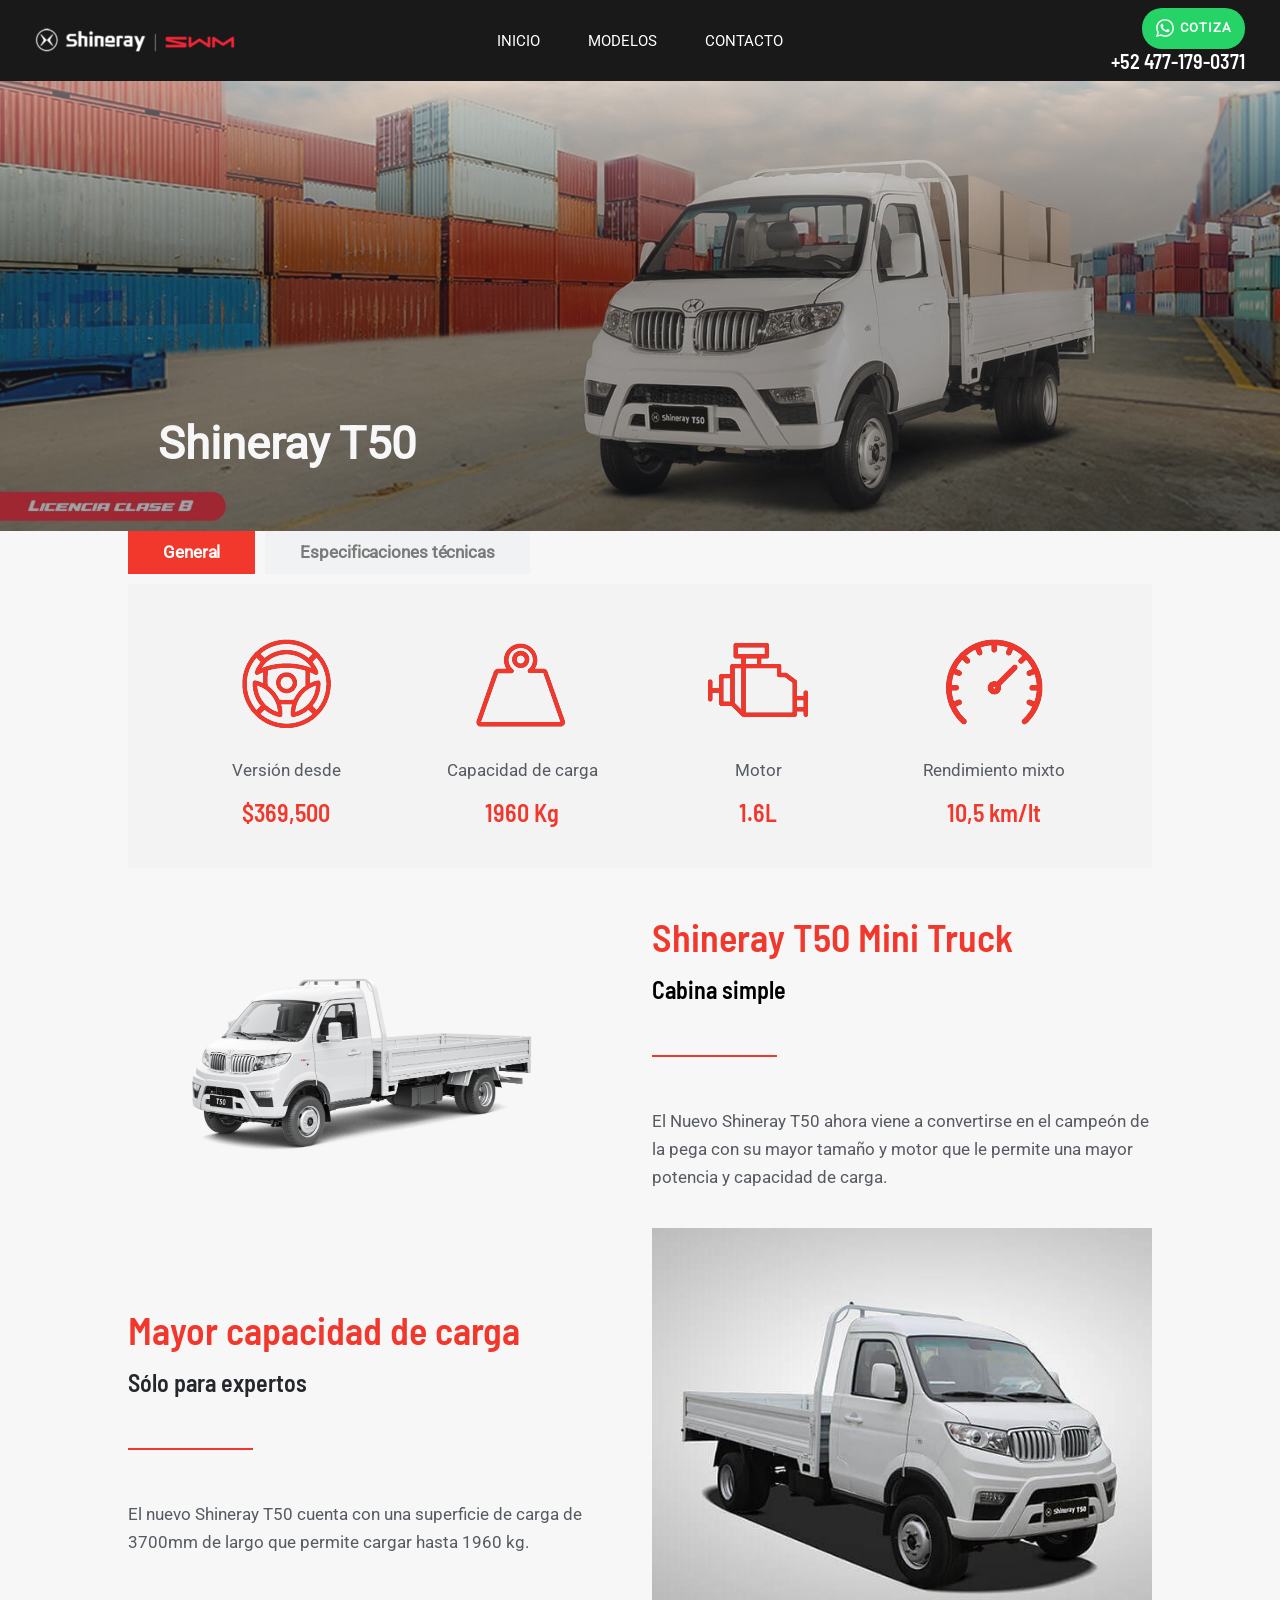
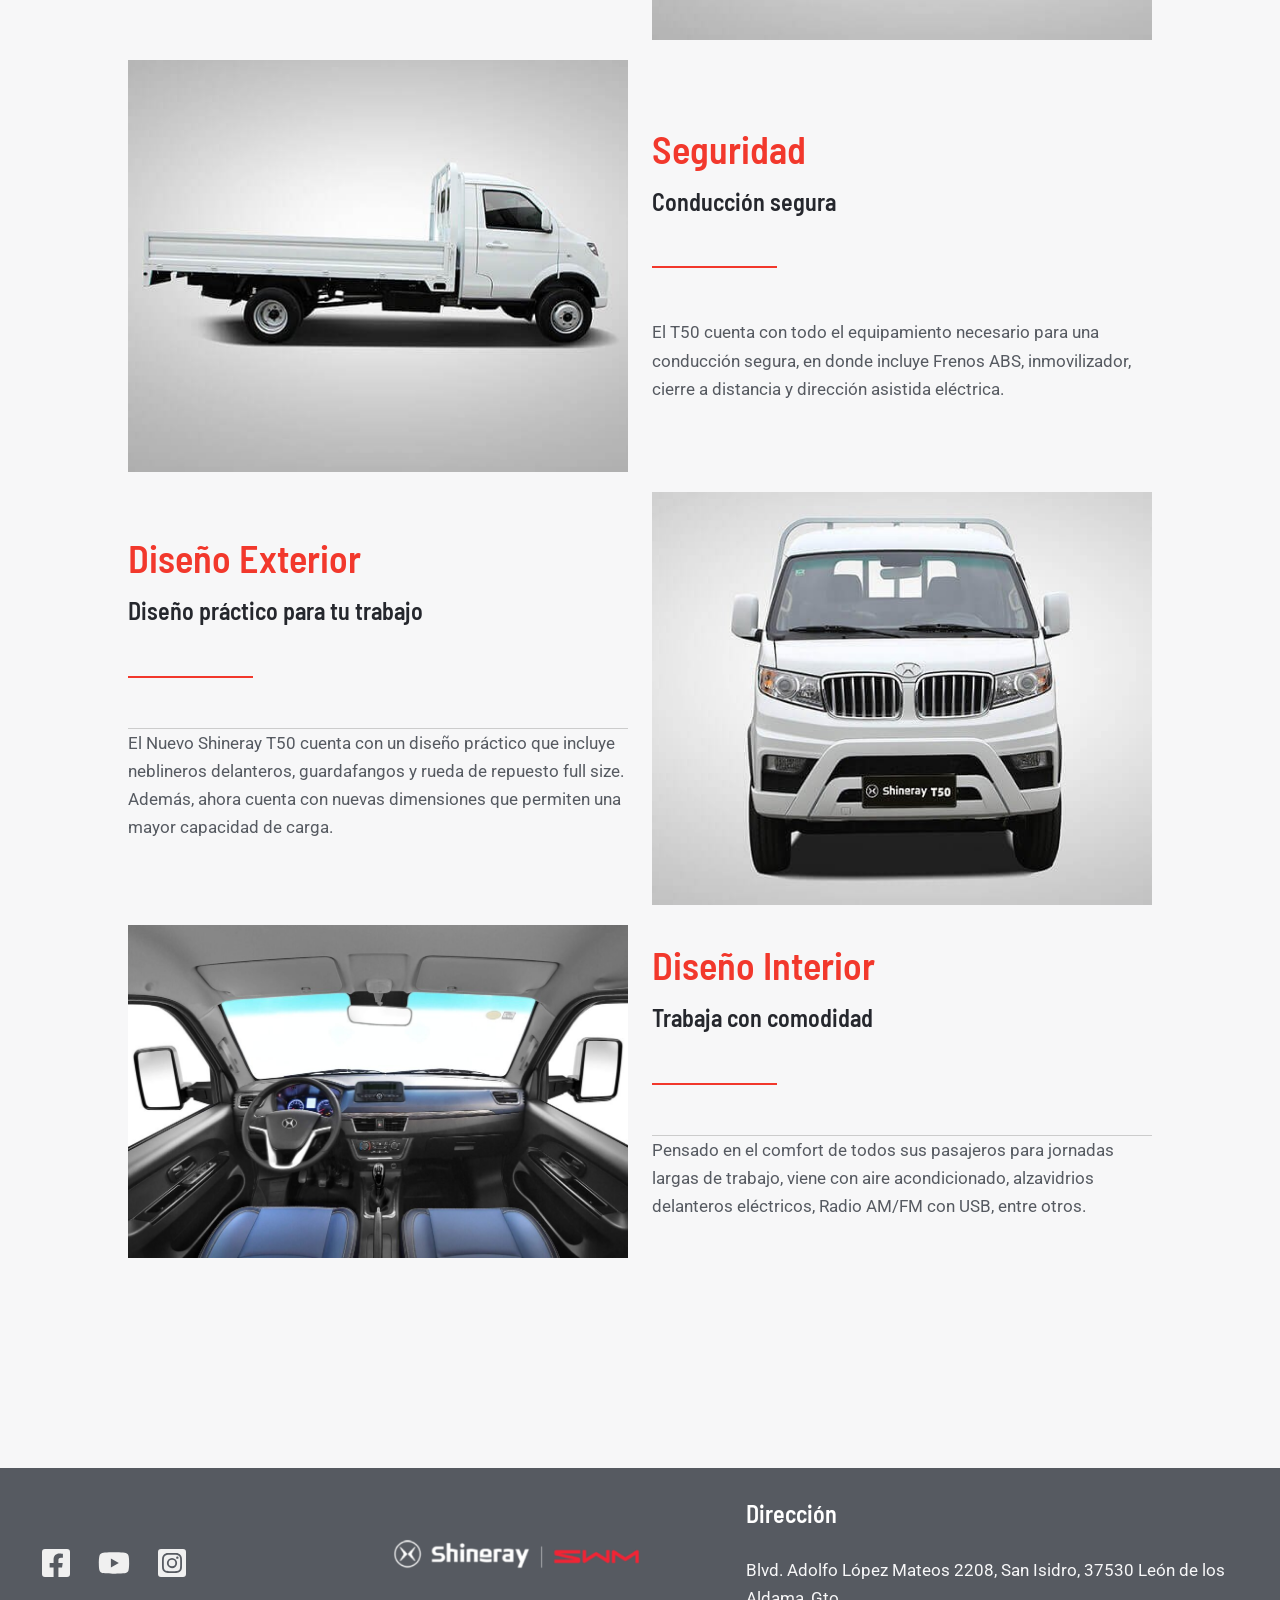
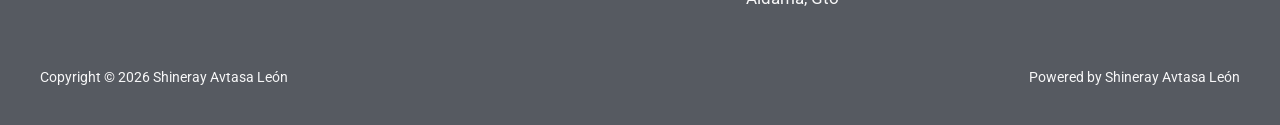
<file: t50/index.html>
<!DOCTYPE html><html lang="es-MX"><head>
<meta charset="UTF-8">
<meta name="viewport" content="width=device-width, initial-scale=1">
	<link rel="profile" href="https://gmpg.org/xfn/11"> 
	<title>T50 – Shineray Avtasa León</title>
<meta name="robots" content="max-image-preview:large">
	<style>img:is([sizes="auto" i], [sizes^="auto," i]) { contain-intrinsic-size: 3000px 1500px }</style>
	<link rel="alternate" type="application/rss+xml" title="Shineray Avtasa León » Feed" href="./feed/">
<link rel="alternate" type="application/rss+xml" title="Shineray Avtasa León » Comments Feed" href="./comments/feed/">
<script>
window._wpemojiSettings = {"baseUrl":"https:\/\/s.w.org\/images\/core\/emoji\/15.0.3\/72x72\/","ext":".png","svgUrl":"https:\/\/s.w.org\/images\/core\/emoji\/15.0.3\/svg\/","svgExt":".svg","source":{"concatemoji":"\/wp-includes\/js\/wp-emoji-release.min.js?ver=6.7.5"}};
/*! This file is auto-generated */
!function(i,n){var o,s,e;function c(e){try{var t={supportTests:e,timestamp:(new Date).valueOf()};sessionStorage.setItem(o,JSON.stringify(t))}catch(e){}}function p(e,t,n){e.clearRect(0,0,e.canvas.width,e.canvas.height),e.fillText(t,0,0);var t=new Uint32Array(e.getImageData(0,0,e.canvas.width,e.canvas.height).data),r=(e.clearRect(0,0,e.canvas.width,e.canvas.height),e.fillText(n,0,0),new Uint32Array(e.getImageData(0,0,e.canvas.width,e.canvas.height).data));return t.every(function(e,t){return e===r[t]})}function u(e,t,n){switch(t){case"flag":return n(e,"\ud83c\udff3\ufe0f\u200d\u26a7\ufe0f","\ud83c\udff3\ufe0f\u200b\u26a7\ufe0f")?!1:!n(e,"\ud83c\uddfa\ud83c\uddf3","\ud83c\uddfa\u200b\ud83c\uddf3")&&!n(e,"\ud83c\udff4\udb40\udc67\udb40\udc62\udb40\udc65\udb40\udc6e\udb40\udc67\udb40\udc7f","\ud83c\udff4\u200b\udb40\udc67\u200b\udb40\udc62\u200b\udb40\udc65\u200b\udb40\udc6e\u200b\udb40\udc67\u200b\udb40\udc7f");case"emoji":return!n(e,"\ud83d\udc26\u200d\u2b1b","\ud83d\udc26\u200b\u2b1b")}return!1}function f(e,t,n){var r="undefined"!=typeof WorkerGlobalScope&&self instanceof WorkerGlobalScope?new OffscreenCanvas(300,150):i.createElement("canvas"),a=r.getContext("2d",{willReadFrequently:!0}),o=(a.textBaseline="top",a.font="600 32px Arial",{});return e.forEach(function(e){o[e]=t(a,e,n)}),o}function t(e){var t=i.createElement("script");t.src=e,t.defer=!0,i.head.appendChild(t)}"undefined"!=typeof Promise&&(o="wpEmojiSettingsSupports",s=["flag","emoji"],n.supports={everything:!0,everythingExceptFlag:!0},e=new Promise(function(e){i.addEventListener("DOMContentLoaded",e,{once:!0})}),new Promise(function(t){var n=function(){try{var e=JSON.parse(sessionStorage.getItem(o));if("object"==typeof e&&"number"==typeof e.timestamp&&(new Date).valueOf()<e.timestamp+604800&&"object"==typeof e.supportTests)return e.supportTests}catch(e){}return null}();if(!n){if("undefined"!=typeof Worker&&"undefined"!=typeof OffscreenCanvas&&"undefined"!=typeof URL&&URL.createObjectURL&&"undefined"!=typeof Blob)try{var e="postMessage("+f.toString()+"("+[JSON.stringify(s),u.toString(),p.toString()].join(",")+"));",r=new Blob([e],{type:"text/javascript"}),a=new Worker(URL.createObjectURL(r),{name:"wpTestEmojiSupports"});return void(a.onmessage=function(e){c(n=e.data),a.terminate(),t(n)})}catch(e){}c(n=f(s,u,p))}t(n)}).then(function(e){for(var t in e)n.supports[t]=e[t],n.supports.everything=n.supports.everything&&n.supports[t],"flag"!==t&&(n.supports.everythingExceptFlag=n.supports.everythingExceptFlag&&n.supports[t]);n.supports.everythingExceptFlag=n.supports.everythingExceptFlag&&!n.supports.flag,n.DOMReady=!1,n.readyCallback=function(){n.DOMReady=!0}}).then(function(){return e}).then(function(){var e;n.supports.everything||(n.readyCallback(),(e=n.source||{}).concatemoji?t(e.concatemoji):e.wpemoji&&e.twemoji&&(t(e.twemoji),t(e.wpemoji)))}))}((window,document),window._wpemojiSettings);
</script>
<link rel="stylesheet" id="astra-theme-css-css" href="../wp-content/themes/astra/assets/css/minified/main.min.css" media="all">
<style id="astra-theme-css-inline-css">
:root{--ast-post-nav-space:0;--ast-container-default-xlg-padding:6.67em;--ast-container-default-lg-padding:5.67em;--ast-container-default-slg-padding:4.34em;--ast-container-default-md-padding:3.34em;--ast-container-default-sm-padding:6.67em;--ast-container-default-xs-padding:2.4em;--ast-container-default-xxs-padding:1.4em;--ast-code-block-background:#EEEEEE;--ast-comment-inputs-background:#FAFAFA;--ast-normal-container-width:1200px;--ast-narrow-container-width:750px;--ast-blog-title-font-weight:normal;--ast-blog-meta-weight:inherit;--ast-global-color-primary:var(--ast-global-color-5);--ast-global-color-secondary:var(--ast-global-color-4);--ast-global-color-alternate-background:var(--ast-global-color-7);--ast-global-color-subtle-background:var(--ast-global-color-6);--ast-bg-style-guide:var( --ast-global-color-secondary,var(--ast-global-color-5) );--ast-shadow-style-guide:0px 0px 4px 0 #00000057;--ast-global-dark-bg-style:#fff;--ast-global-dark-lfs:#fbfbfb;--ast-widget-bg-color:#fafafa;--ast-wc-container-head-bg-color:#fbfbfb;--ast-title-layout-bg:#eeeeee;--ast-search-border-color:#e7e7e7;--ast-lifter-hover-bg:#e6e6e6;--ast-gallery-block-color:#000;--srfm-color-input-label:var(--ast-global-color-2);}html{font-size:106.25%;}a,.page-title{color:var(--ast-global-color-2);}a:hover,a:focus{color:var(--ast-global-color-1);}body,button,input,select,textarea,.ast-button,.ast-custom-button{font-family:'Roboto',sans-serif;font-weight:400;font-size:17px;font-size:1rem;line-height:var(--ast-body-line-height,1.65em);}blockquote{color:var(--ast-global-color-3);}p,.entry-content p{margin-bottom:1em;}h1,h2,h3,h4,h5,h6,.entry-content :where(h1,h2,h3,h4,h5,h6),.site-title,.site-title a{font-family:'Barlow Semi Condensed',sans-serif;font-weight:600;line-height:1em;}.site-title{font-size:35px;font-size:2.0588235294118rem;display:none;}header .custom-logo-link img{max-width:200px;width:200px;}.astra-logo-svg{width:200px;}.site-header .site-description{font-size:15px;font-size:0.88235294117647rem;display:none;}.entry-title{font-size:26px;font-size:1.5294117647059rem;}.archive .ast-article-post .ast-article-inner,.blog .ast-article-post .ast-article-inner,.archive .ast-article-post .ast-article-inner:hover,.blog .ast-article-post .ast-article-inner:hover{overflow:hidden;}h1,.entry-content :where(h1){font-size:48px;font-size:2.8235294117647rem;font-family:'Barlow Semi Condensed',sans-serif;line-height:1em;}h2,.entry-content :where(h2){font-size:38px;font-size:2.2352941176471rem;font-family:'Barlow Semi Condensed',sans-serif;line-height:1em;}h3,.entry-content :where(h3){font-size:30px;font-size:1.7647058823529rem;font-family:'Barlow Semi Condensed',sans-serif;line-height:1em;}h4,.entry-content :where(h4){font-size:24px;font-size:1.4117647058824rem;line-height:1.2em;font-family:'Barlow Semi Condensed',sans-serif;}h5,.entry-content :where(h5){font-size:20px;font-size:1.1764705882353rem;line-height:1.2em;font-family:'Barlow Semi Condensed',sans-serif;}h6,.entry-content :where(h6){font-size:17px;font-size:1rem;line-height:1.25em;font-family:'Barlow Semi Condensed',sans-serif;}::selection{background-color:var(--ast-global-color-0);color:#ffffff;}body,h1,h2,h3,h4,h5,h6,.entry-title a,.entry-content :where(h1,h2,h3,h4,h5,h6){color:var(--ast-global-color-3);}.tagcloud a:hover,.tagcloud a:focus,.tagcloud a.current-item{color:#ffffff;border-color:var(--ast-global-color-2);background-color:var(--ast-global-color-2);}input:focus,input[type="text"]:focus,input[type="email"]:focus,input[type="url"]:focus,input[type="password"]:focus,input[type="reset"]:focus,input[type="search"]:focus,textarea:focus{border-color:var(--ast-global-color-2);}input[type="radio"]:checked,input[type=reset],input[type="checkbox"]:checked,input[type="checkbox"]:hover:checked,input[type="checkbox"]:focus:checked,input[type=range]::-webkit-slider-thumb{border-color:var(--ast-global-color-2);background-color:var(--ast-global-color-2);box-shadow:none;}.site-footer a:hover + .post-count,.site-footer a:focus + .post-count{background:var(--ast-global-color-2);border-color:var(--ast-global-color-2);}.single .nav-links .nav-previous,.single .nav-links .nav-next{color:var(--ast-global-color-2);}.entry-meta,.entry-meta *{line-height:1.45;color:var(--ast-global-color-2);}.entry-meta a:not(.ast-button):hover,.entry-meta a:not(.ast-button):hover *,.entry-meta a:not(.ast-button):focus,.entry-meta a:not(.ast-button):focus *,.page-links > .page-link,.page-links .page-link:hover,.post-navigation a:hover{color:var(--ast-global-color-1);}#cat option,.secondary .calendar_wrap thead a,.secondary .calendar_wrap thead a:visited{color:var(--ast-global-color-2);}.secondary .calendar_wrap #today,.ast-progress-val span{background:var(--ast-global-color-2);}.secondary a:hover + .post-count,.secondary a:focus + .post-count{background:var(--ast-global-color-2);border-color:var(--ast-global-color-2);}.calendar_wrap #today > a{color:#ffffff;}.page-links .page-link,.single .post-navigation a{color:var(--ast-global-color-2);}.ast-search-menu-icon .search-form button.search-submit{padding:0 4px;}.ast-search-menu-icon form.search-form{padding-right:0;}.ast-header-search .ast-search-menu-icon.ast-dropdown-active .search-form,.ast-header-search .ast-search-menu-icon.ast-dropdown-active .search-field:focus{transition:all 0.2s;}.search-form input.search-field:focus{outline:none;}.ast-mobile-header-content .ast-builder-layout-element:not(.ast-builder-menu):not(.ast-header-divider-element),.ast-mobile-popup-content .ast-builder-layout-element:not(.ast-builder-menu):not(.ast-header-divider-element){padding:15px 20px;}.wp-block-latest-posts > li > a{color:var(--ast-global-color-2);}.widget-title,.widget .wp-block-heading{font-size:24px;font-size:1.4117647058824rem;color:var(--ast-global-color-3);}.ast-search-menu-icon.slide-search a:focus-visible:focus-visible,.astra-search-icon:focus-visible,#close:focus-visible,a:focus-visible,.ast-menu-toggle:focus-visible,.site .skip-link:focus-visible,.wp-block-loginout input:focus-visible,.wp-block-search.wp-block-search__button-inside .wp-block-search__inside-wrapper,.ast-header-navigation-arrow:focus-visible,.ast-orders-table__row .ast-orders-table__cell:focus-visible,a#ast-apply-coupon:focus-visible,#ast-apply-coupon:focus-visible,#close:focus-visible,.button.search-submit:focus-visible,#search_submit:focus,.normal-search:focus-visible,.ast-header-account-wrap:focus-visible,.astra-cart-drawer-close:focus,.ast-single-variation:focus,.ast-button:focus,.ast-builder-button-wrap:has(.ast-custom-button-link:focus),.ast-builder-button-wrap .ast-custom-button-link:focus{outline-style:dotted;outline-color:inherit;outline-width:thin;}input:focus,input[type="text"]:focus,input[type="email"]:focus,input[type="url"]:focus,input[type="password"]:focus,input[type="reset"]:focus,input[type="search"]:focus,input[type="number"]:focus,textarea:focus,.wp-block-search__input:focus,[data-section="section-header-mobile-trigger"] .ast-button-wrap .ast-mobile-menu-trigger-minimal:focus,.ast-mobile-popup-drawer.active .menu-toggle-close:focus,#ast-scroll-top:focus,#coupon_code:focus,#ast-coupon-code:focus{border-style:dotted;border-color:inherit;border-width:thin;}input{outline:none;}.ast-logo-title-inline .site-logo-img{padding-right:1em;}.site-logo-img img{ transition:all 0.2s linear;}body .ast-oembed-container *{position:absolute;top:0;width:100%;height:100%;left:0;}body .wp-block-embed-pocket-casts .ast-oembed-container *{position:unset;}.ast-single-post-featured-section + article {margin-top: 2em;}.site-content .ast-single-post-featured-section img {width: 100%;overflow: hidden;object-fit: cover;}.site > .ast-single-related-posts-container {margin-top: 0;}@media (min-width: 922px) {.ast-desktop .ast-container--narrow {max-width: var(--ast-narrow-container-width);margin: 0 auto;}}.ast-page-builder-template .hentry {margin: 0;}.ast-page-builder-template .site-content > .ast-container {max-width: 100%;padding: 0;}.ast-page-builder-template .site .site-content #primary {padding: 0;margin: 0;}.ast-page-builder-template .no-results {text-align: center;margin: 4em auto;}.ast-page-builder-template .ast-pagination {padding: 2em;}.ast-page-builder-template .entry-header.ast-no-title.ast-no-thumbnail {margin-top: 0;}.ast-page-builder-template .entry-header.ast-header-without-markup {margin-top: 0;margin-bottom: 0;}.ast-page-builder-template .entry-header.ast-no-title.ast-no-meta {margin-bottom: 0;}.ast-page-builder-template.single .post-navigation {padding-bottom: 2em;}.ast-page-builder-template.single-post .site-content > .ast-container {max-width: 100%;}.ast-page-builder-template .entry-header {margin-top: 4em;margin-left: auto;margin-right: auto;padding-left: 20px;padding-right: 20px;}.single.ast-page-builder-template .entry-header {padding-left: 20px;padding-right: 20px;}.ast-page-builder-template .ast-archive-description {margin: 4em auto 0;padding-left: 20px;padding-right: 20px;}.ast-page-builder-template.ast-no-sidebar .entry-content .alignwide {margin-left: 0;margin-right: 0;}@media (max-width:921.9px){#ast-desktop-header{display:none;}}@media (min-width:922px){#ast-mobile-header{display:none;}}.wp-block-buttons.aligncenter{justify-content:center;}@media (max-width:921px){.ast-theme-transparent-header #primary,.ast-theme-transparent-header #secondary{padding:0;}}@media (max-width:921px){.ast-plain-container.ast-no-sidebar #primary{padding:0;}}.ast-plain-container.ast-no-sidebar #primary{margin-top:0;margin-bottom:0;}.wp-block-button.is-style-outline .wp-block-button__link{border-color:#f2382c;border-top-width:2px;border-right-width:2px;border-bottom-width:2px;border-left-width:2px;}div.wp-block-button.is-style-outline > .wp-block-button__link:not(.has-text-color),div.wp-block-button.wp-block-button__link.is-style-outline:not(.has-text-color){color:#f2382c;}.wp-block-button.is-style-outline .wp-block-button__link:hover,.wp-block-buttons .wp-block-button.is-style-outline .wp-block-button__link:focus,.wp-block-buttons .wp-block-button.is-style-outline > .wp-block-button__link:not(.has-text-color):hover,.wp-block-buttons .wp-block-button.wp-block-button__link.is-style-outline:not(.has-text-color):hover{color:#fffcfc;background-color:rgba(150,51,53,0.71);border-color:#f2382c;}.post-page-numbers.current .page-link,.ast-pagination .page-numbers.current{color:#ffffff;border-color:var(--ast-global-color-0);background-color:var(--ast-global-color-0);}.wp-block-buttons .wp-block-button.is-style-outline .wp-block-button__link.wp-element-button,.ast-outline-button,.wp-block-uagb-buttons-child .uagb-buttons-repeater.ast-outline-button{border-color:var(--ast-global-color-0);border-top-width:2px;border-right-width:2px;border-bottom-width:2px;border-left-width:2px;font-family:inherit;font-weight:700;font-size:13px;font-size:0.76470588235294rem;line-height:1em;border-top-left-radius:0px;border-top-right-radius:0px;border-bottom-right-radius:0px;border-bottom-left-radius:0px;}.wp-block-buttons .wp-block-button.is-style-outline > .wp-block-button__link:not(.has-text-color),.wp-block-buttons .wp-block-button.wp-block-button__link.is-style-outline:not(.has-text-color),.ast-outline-button{color:#f2382c;}.wp-block-button.is-style-outline .wp-block-button__link:hover,.wp-block-buttons .wp-block-button.is-style-outline .wp-block-button__link:focus,.wp-block-buttons .wp-block-button.is-style-outline > .wp-block-button__link:not(.has-text-color):hover,.wp-block-buttons .wp-block-button.wp-block-button__link.is-style-outline:not(.has-text-color):hover,.ast-outline-button:hover,.ast-outline-button:focus,.wp-block-uagb-buttons-child .uagb-buttons-repeater.ast-outline-button:hover,.wp-block-uagb-buttons-child .uagb-buttons-repeater.ast-outline-button:focus{color:#fffcfc;background-color:var(--ast-global-color-0);border-color:var(--ast-global-color-0);}.wp-block-button .wp-block-button__link.wp-element-button.is-style-outline:not(.has-background),.wp-block-button.is-style-outline>.wp-block-button__link.wp-element-button:not(.has-background),.ast-outline-button{background-color:rgba(242,57,44,0);}.entry-content[data-ast-blocks-layout] > figure{margin-bottom:1em;}@media (max-width:921px){.ast-left-sidebar #content > .ast-container{display:flex;flex-direction:column-reverse;width:100%;}.ast-separate-container .ast-article-post,.ast-separate-container .ast-article-single{padding:1.5em 2.14em;}.ast-author-box img.avatar{margin:20px 0 0 0;}}@media (min-width:922px){.ast-separate-container.ast-right-sidebar #primary,.ast-separate-container.ast-left-sidebar #primary{border:0;}.search-no-results.ast-separate-container #primary{margin-bottom:4em;}}.elementor-widget-button .elementor-button{border-style:solid;text-decoration:none;border-top-width:2px;border-right-width:2px;border-left-width:2px;border-bottom-width:2px;}body .elementor-button.elementor-size-sm,body .elementor-button.elementor-size-xs,body .elementor-button.elementor-size-md,body .elementor-button.elementor-size-lg,body .elementor-button.elementor-size-xl,body .elementor-button{border-top-left-radius:0px;border-top-right-radius:0px;border-bottom-right-radius:0px;border-bottom-left-radius:0px;padding-top:14px;padding-right:22px;padding-bottom:14px;padding-left:22px;}@media (max-width:921px){.elementor-widget-button .elementor-button.elementor-size-sm,.elementor-widget-button .elementor-button.elementor-size-xs,.elementor-widget-button .elementor-button.elementor-size-md,.elementor-widget-button .elementor-button.elementor-size-lg,.elementor-widget-button .elementor-button.elementor-size-xl,.elementor-widget-button .elementor-button{padding-top:14px;padding-right:20px;padding-bottom:14px;padding-left:20px;}}@media (max-width:544px){.elementor-widget-button .elementor-button.elementor-size-sm,.elementor-widget-button .elementor-button.elementor-size-xs,.elementor-widget-button .elementor-button.elementor-size-md,.elementor-widget-button .elementor-button.elementor-size-lg,.elementor-widget-button .elementor-button.elementor-size-xl,.elementor-widget-button .elementor-button{padding-top:12px;padding-right:20px;padding-bottom:12px;padding-left:20px;}}.elementor-widget-button .elementor-button{border-color:#f2382c;background-color:rgba(242,57,44,0);}.elementor-widget-button .elementor-button:hover,.elementor-widget-button .elementor-button:focus{color:#fffcfc;background-color:rgba(150,51,53,0.71);border-color:#f2382c;}.wp-block-button .wp-block-button__link ,.elementor-widget-button .elementor-button,.elementor-widget-button .elementor-button:visited{color:#f2382c;}.elementor-widget-button .elementor-button{font-weight:700;font-size:13px;font-size:0.76470588235294rem;line-height:1em;text-transform:uppercase;letter-spacing:2px;}body .elementor-button.elementor-size-sm,body .elementor-button.elementor-size-xs,body .elementor-button.elementor-size-md,body .elementor-button.elementor-size-lg,body .elementor-button.elementor-size-xl,body .elementor-button{font-size:13px;font-size:0.76470588235294rem;}.wp-block-button .wp-block-button__link:hover,.wp-block-button .wp-block-button__link:focus{color:#fffcfc;background-color:rgba(150,51,53,0.71);border-color:#f2382c;}.elementor-widget-heading h1.elementor-heading-title{line-height:1em;}.elementor-widget-heading h2.elementor-heading-title{line-height:1em;}.elementor-widget-heading h3.elementor-heading-title{line-height:1em;}.elementor-widget-heading h4.elementor-heading-title{line-height:1.2em;}.elementor-widget-heading h5.elementor-heading-title{line-height:1.2em;}.elementor-widget-heading h6.elementor-heading-title{line-height:1.25em;}.wp-block-button .wp-block-button__link,.wp-block-search .wp-block-search__button,body .wp-block-file .wp-block-file__button{border-style:solid;border-top-width:2px;border-right-width:2px;border-left-width:2px;border-bottom-width:2px;border-color:#f2382c;background-color:rgba(242,57,44,0);color:#f2382c;font-family:inherit;font-weight:700;line-height:1em;text-transform:uppercase;letter-spacing:2px;font-size:13px;font-size:0.76470588235294rem;border-top-left-radius:0px;border-top-right-radius:0px;border-bottom-right-radius:0px;border-bottom-left-radius:0px;padding-top:14px;padding-right:22px;padding-bottom:14px;padding-left:22px;}@media (max-width:921px){.wp-block-button .wp-block-button__link,.wp-block-search .wp-block-search__button,body .wp-block-file .wp-block-file__button{padding-top:14px;padding-right:20px;padding-bottom:14px;padding-left:20px;}}@media (max-width:544px){.wp-block-button .wp-block-button__link,.wp-block-search .wp-block-search__button,body .wp-block-file .wp-block-file__button{padding-top:12px;padding-right:20px;padding-bottom:12px;padding-left:20px;}}.menu-toggle,button,.ast-button,.ast-custom-button,.button,input#submit,input[type="button"],input[type="submit"],input[type="reset"],form[CLASS*="wp-block-search__"].wp-block-search .wp-block-search__inside-wrapper .wp-block-search__button,body .wp-block-file .wp-block-file__button{border-style:solid;border-top-width:2px;border-right-width:2px;border-left-width:2px;border-bottom-width:2px;color:#f2382c;border-color:#f2382c;background-color:rgba(242,57,44,0);padding-top:14px;padding-right:22px;padding-bottom:14px;padding-left:22px;font-family:inherit;font-weight:700;font-size:13px;font-size:0.76470588235294rem;line-height:1em;text-transform:uppercase;letter-spacing:2px;border-top-left-radius:0px;border-top-right-radius:0px;border-bottom-right-radius:0px;border-bottom-left-radius:0px;}button:focus,.menu-toggle:hover,button:hover,.ast-button:hover,.ast-custom-button:hover .button:hover,.ast-custom-button:hover ,input[type=reset]:hover,input[type=reset]:focus,input#submit:hover,input#submit:focus,input[type="button"]:hover,input[type="button"]:focus,input[type="submit"]:hover,input[type="submit"]:focus,form[CLASS*="wp-block-search__"].wp-block-search .wp-block-search__inside-wrapper .wp-block-search__button:hover,form[CLASS*="wp-block-search__"].wp-block-search .wp-block-search__inside-wrapper .wp-block-search__button:focus,body .wp-block-file .wp-block-file__button:hover,body .wp-block-file .wp-block-file__button:focus{color:#fffcfc;background-color:rgba(150,51,53,0.71);border-color:#f2382c;}@media (max-width:921px){.menu-toggle,button,.ast-button,.ast-custom-button,.button,input#submit,input[type="button"],input[type="submit"],input[type="reset"],form[CLASS*="wp-block-search__"].wp-block-search .wp-block-search__inside-wrapper .wp-block-search__button,body .wp-block-file .wp-block-file__button{padding-top:14px;padding-right:20px;padding-bottom:14px;padding-left:20px;}}@media (max-width:544px){.menu-toggle,button,.ast-button,.ast-custom-button,.button,input#submit,input[type="button"],input[type="submit"],input[type="reset"],form[CLASS*="wp-block-search__"].wp-block-search .wp-block-search__inside-wrapper .wp-block-search__button,body .wp-block-file .wp-block-file__button{padding-top:12px;padding-right:20px;padding-bottom:12px;padding-left:20px;}}@media (max-width:921px){.ast-mobile-header-stack .main-header-bar .ast-search-menu-icon{display:inline-block;}.ast-header-break-point.ast-header-custom-item-outside .ast-mobile-header-stack .main-header-bar .ast-search-icon{margin:0;}.ast-comment-avatar-wrap img{max-width:2.5em;}.ast-comment-meta{padding:0 1.8888em 1.3333em;}.ast-separate-container .ast-comment-list li.depth-1{padding:1.5em 2.14em;}.ast-separate-container .comment-respond{padding:2em 2.14em;}}@media (min-width:544px){.ast-container{max-width:100%;}}@media (max-width:544px){.ast-separate-container .ast-article-post,.ast-separate-container .ast-article-single,.ast-separate-container .comments-title,.ast-separate-container .ast-archive-description{padding:1.5em 1em;}.ast-separate-container #content .ast-container{padding-left:0.54em;padding-right:0.54em;}.ast-separate-container .ast-comment-list .bypostauthor{padding:.5em;}.ast-search-menu-icon.ast-dropdown-active .search-field{width:170px;}} #ast-mobile-header .ast-site-header-cart-li a{pointer-events:none;}body,.ast-separate-container{background-color:var(--ast-global-color-4);background-image:none;}@media (max-width:921px){.widget-title{font-size:24px;font-size:1.4117647058824rem;}body,button,input,select,textarea,.ast-button,.ast-custom-button{font-size:17px;font-size:1rem;}#secondary,#secondary button,#secondary input,#secondary select,#secondary textarea{font-size:17px;font-size:1rem;}.site-title{display:none;}.site-header .site-description{display:none;}h1,.entry-content :where(h1){font-size:40px;}h2,.entry-content :where(h2){font-size:32px;}h3,.entry-content :where(h3){font-size:26px;}h4,.entry-content :where(h4){font-size:20px;font-size:1.1764705882353rem;}h5,.entry-content :where(h5){font-size:17px;font-size:1rem;}h6,.entry-content :where(h6){font-size:15px;font-size:0.88235294117647rem;}.astra-logo-svg{width:144px;}header .custom-logo-link img,.ast-header-break-point .site-logo-img .custom-mobile-logo-link img{max-width:144px;width:144px;}}@media (max-width:544px){.widget-title{font-size:24px;font-size:1.4117647058824rem;}body,button,input,select,textarea,.ast-button,.ast-custom-button{font-size:17px;font-size:1rem;}#secondary,#secondary button,#secondary input,#secondary select,#secondary textarea{font-size:17px;font-size:1rem;}.site-title{display:none;}.site-header .site-description{display:none;}h1,.entry-content :where(h1){font-size:32px;}h2,.entry-content :where(h2){font-size:25px;}h3,.entry-content :where(h3){font-size:22px;}h4,.entry-content :where(h4){font-size:18px;font-size:1.0588235294118rem;}h5,.entry-content :where(h5){font-size:15px;font-size:0.88235294117647rem;}h6,.entry-content :where(h6){font-size:13px;font-size:0.76470588235294rem;}header .custom-logo-link img,.ast-header-break-point .site-branding img,.ast-header-break-point .custom-logo-link img{max-width:162px;width:162px;}.astra-logo-svg{width:162px;}.ast-header-break-point .site-logo-img .custom-mobile-logo-link img{max-width:162px;}}@media (max-width:544px){html{font-size:106.25%;}}@media (min-width:922px){.ast-container{max-width:1240px;}}@media (min-width:922px){.site-content .ast-container{display:flex;}}@media (max-width:921px){.site-content .ast-container{flex-direction:column;}}@media (min-width:922px){.main-header-menu .sub-menu .menu-item.ast-left-align-sub-menu:hover > .sub-menu,.main-header-menu .sub-menu .menu-item.ast-left-align-sub-menu.focus > .sub-menu{margin-left:-0px;}}.site .comments-area{padding-bottom:3em;}.footer-widget-area[data-section^="section-fb-html-"] .ast-builder-html-element{text-align:center;}.wp-block-file {display: flex;align-items: center;flex-wrap: wrap;justify-content: space-between;}.wp-block-pullquote {border: none;}.wp-block-pullquote blockquote::before {content: "\201D";font-family: "Helvetica",sans-serif;display: flex;transform: rotate( 180deg );font-size: 6rem;font-style: normal;line-height: 1;font-weight: bold;align-items: center;justify-content: center;}.has-text-align-right > blockquote::before {justify-content: flex-start;}.has-text-align-left > blockquote::before {justify-content: flex-end;}figure.wp-block-pullquote.is-style-solid-color blockquote {max-width: 100%;text-align: inherit;}:root {--wp--custom--ast-default-block-top-padding: 3em;--wp--custom--ast-default-block-right-padding: 3em;--wp--custom--ast-default-block-bottom-padding: 3em;--wp--custom--ast-default-block-left-padding: 3em;--wp--custom--ast-container-width: 1200px;--wp--custom--ast-content-width-size: 1200px;--wp--custom--ast-wide-width-size: calc(1200px + var(--wp--custom--ast-default-block-left-padding) + var(--wp--custom--ast-default-block-right-padding));}.ast-narrow-container {--wp--custom--ast-content-width-size: 750px;--wp--custom--ast-wide-width-size: 750px;}@media(max-width: 921px) {:root {--wp--custom--ast-default-block-top-padding: 3em;--wp--custom--ast-default-block-right-padding: 2em;--wp--custom--ast-default-block-bottom-padding: 3em;--wp--custom--ast-default-block-left-padding: 2em;}}@media(max-width: 544px) {:root {--wp--custom--ast-default-block-top-padding: 3em;--wp--custom--ast-default-block-right-padding: 1.5em;--wp--custom--ast-default-block-bottom-padding: 3em;--wp--custom--ast-default-block-left-padding: 1.5em;}}.entry-content > .wp-block-group,.entry-content > .wp-block-cover,.entry-content > .wp-block-columns {padding-top: var(--wp--custom--ast-default-block-top-padding);padding-right: var(--wp--custom--ast-default-block-right-padding);padding-bottom: var(--wp--custom--ast-default-block-bottom-padding);padding-left: var(--wp--custom--ast-default-block-left-padding);}.ast-plain-container.ast-no-sidebar .entry-content > .alignfull,.ast-page-builder-template .ast-no-sidebar .entry-content > .alignfull {margin-left: calc( -50vw + 50%);margin-right: calc( -50vw + 50%);max-width: 100vw;width: 100vw;}.ast-plain-container.ast-no-sidebar .entry-content .alignfull .alignfull,.ast-page-builder-template.ast-no-sidebar .entry-content .alignfull .alignfull,.ast-plain-container.ast-no-sidebar .entry-content .alignfull .alignwide,.ast-page-builder-template.ast-no-sidebar .entry-content .alignfull .alignwide,.ast-plain-container.ast-no-sidebar .entry-content .alignwide .alignfull,.ast-page-builder-template.ast-no-sidebar .entry-content .alignwide .alignfull,.ast-plain-container.ast-no-sidebar .entry-content .alignwide .alignwide,.ast-page-builder-template.ast-no-sidebar .entry-content .alignwide .alignwide,.ast-plain-container.ast-no-sidebar .entry-content .wp-block-column .alignfull,.ast-page-builder-template.ast-no-sidebar .entry-content .wp-block-column .alignfull,.ast-plain-container.ast-no-sidebar .entry-content .wp-block-column .alignwide,.ast-page-builder-template.ast-no-sidebar .entry-content .wp-block-column .alignwide {margin-left: auto;margin-right: auto;width: 100%;}[data-ast-blocks-layout] .wp-block-separator:not(.is-style-dots) {height: 0;}[data-ast-blocks-layout] .wp-block-separator {margin: 20px auto;}[data-ast-blocks-layout] .wp-block-separator:not(.is-style-wide):not(.is-style-dots) {max-width: 100px;}[data-ast-blocks-layout] .wp-block-separator.has-background {padding: 0;}.entry-content[data-ast-blocks-layout] > * {max-width: var(--wp--custom--ast-content-width-size);margin-left: auto;margin-right: auto;}.entry-content[data-ast-blocks-layout] > .alignwide {max-width: var(--wp--custom--ast-wide-width-size);}.entry-content[data-ast-blocks-layout] .alignfull {max-width: none;}.entry-content .wp-block-columns {margin-bottom: 0;}blockquote {margin: 1.5em;border-color: rgba(0,0,0,0.05);}.wp-block-quote:not(.has-text-align-right):not(.has-text-align-center) {border-left: 5px solid rgba(0,0,0,0.05);}.has-text-align-right > blockquote,blockquote.has-text-align-right {border-right: 5px solid rgba(0,0,0,0.05);}.has-text-align-left > blockquote,blockquote.has-text-align-left {border-left: 5px solid rgba(0,0,0,0.05);}.wp-block-site-tagline,.wp-block-latest-posts .read-more {margin-top: 15px;}.wp-block-loginout p label {display: block;}.wp-block-loginout p:not(.login-remember):not(.login-submit) input {width: 100%;}.wp-block-loginout input:focus {border-color: transparent;}.wp-block-loginout input:focus {outline: thin dotted;}.entry-content .wp-block-media-text .wp-block-media-text__content {padding: 0 0 0 8%;}.entry-content .wp-block-media-text.has-media-on-the-right .wp-block-media-text__content {padding: 0 8% 0 0;}.entry-content .wp-block-media-text.has-background .wp-block-media-text__content {padding: 8%;}.entry-content .wp-block-cover:not([class*="background-color"]):not(.has-text-color.has-link-color) .wp-block-cover__inner-container,.entry-content .wp-block-cover:not([class*="background-color"]) .wp-block-cover-image-text,.entry-content .wp-block-cover:not([class*="background-color"]) .wp-block-cover-text,.entry-content .wp-block-cover-image:not([class*="background-color"]) .wp-block-cover__inner-container,.entry-content .wp-block-cover-image:not([class*="background-color"]) .wp-block-cover-image-text,.entry-content .wp-block-cover-image:not([class*="background-color"]) .wp-block-cover-text {color: var(--ast-global-color-primary,var(--ast-global-color-5));}.wp-block-loginout .login-remember input {width: 1.1rem;height: 1.1rem;margin: 0 5px 4px 0;vertical-align: middle;}.wp-block-latest-posts > li > *:first-child,.wp-block-latest-posts:not(.is-grid) > li:first-child {margin-top: 0;}.entry-content > .wp-block-buttons,.entry-content > .wp-block-uagb-buttons {margin-bottom: 1.5em;}.wp-block-search__inside-wrapper .wp-block-search__input {padding: 0 10px;color: var(--ast-global-color-3);background: var(--ast-global-color-primary,var(--ast-global-color-5));border-color: var(--ast-border-color);}.wp-block-latest-posts .read-more {margin-bottom: 1.5em;}.wp-block-search__no-button .wp-block-search__inside-wrapper .wp-block-search__input {padding-top: 5px;padding-bottom: 5px;}.wp-block-latest-posts .wp-block-latest-posts__post-date,.wp-block-latest-posts .wp-block-latest-posts__post-author {font-size: 1rem;}.wp-block-latest-posts > li > *,.wp-block-latest-posts:not(.is-grid) > li {margin-top: 12px;margin-bottom: 12px;}.ast-page-builder-template .entry-content[data-ast-blocks-layout] > .alignwide:where(:not(.uagb-is-root-container):not(.spectra-is-root-container)) > * {max-width: var(--wp--custom--ast-wide-width-size);}.ast-page-builder-template .entry-content[data-ast-blocks-layout] > .inherit-container-width > *,.ast-page-builder-template .entry-content[data-ast-blocks-layout] > *:not(.wp-block-group):where(:not(.uagb-is-root-container):not(.spectra-is-root-container)) > *,.entry-content[data-ast-blocks-layout] > .wp-block-cover .wp-block-cover__inner-container {max-width: var(--wp--custom--ast-content-width-size) ;margin-left: auto;margin-right: auto;}.ast-page-builder-template .entry-content[data-ast-blocks-layout] > *,.ast-page-builder-template .entry-content[data-ast-blocks-layout] > .alignfull:where(:not(.wp-block-group):not(.uagb-is-root-container):not(.spectra-is-root-container)) > * {max-width: none;}.entry-content[data-ast-blocks-layout] .wp-block-cover:not(.alignleft):not(.alignright) {width: auto;}@media(max-width: 1200px) {.ast-separate-container .entry-content > .alignfull,.ast-separate-container .entry-content[data-ast-blocks-layout] > .alignwide,.ast-plain-container .entry-content[data-ast-blocks-layout] > .alignwide,.ast-plain-container .entry-content .alignfull {margin-left: calc(-1 * min(var(--ast-container-default-xlg-padding),20px)) ;margin-right: calc(-1 * min(var(--ast-container-default-xlg-padding),20px));}}@media(min-width: 1201px) {.ast-separate-container .entry-content > .alignfull {margin-left: calc(-1 * var(--ast-container-default-xlg-padding) );margin-right: calc(-1 * var(--ast-container-default-xlg-padding) );}.ast-separate-container .entry-content[data-ast-blocks-layout] > .alignwide,.ast-plain-container .entry-content[data-ast-blocks-layout] > .alignwide {margin-left: calc(-1 * var(--wp--custom--ast-default-block-left-padding) );margin-right: calc(-1 * var(--wp--custom--ast-default-block-right-padding) );}}@media(min-width: 921px) {.ast-separate-container .entry-content .wp-block-group.alignwide:not(.inherit-container-width) > :where(:not(.alignleft):not(.alignright)),.ast-plain-container .entry-content .wp-block-group.alignwide:not(.inherit-container-width) > :where(:not(.alignleft):not(.alignright)) {max-width: calc( var(--wp--custom--ast-content-width-size) + 80px );}.ast-plain-container.ast-right-sidebar .entry-content[data-ast-blocks-layout] .alignfull,.ast-plain-container.ast-left-sidebar .entry-content[data-ast-blocks-layout] .alignfull {margin-left: -60px;margin-right: -60px;}}@media(min-width: 544px) {.entry-content > .alignleft {margin-right: 20px;}.entry-content > .alignright {margin-left: 20px;}}@media (max-width:544px){.wp-block-columns .wp-block-column:not(:last-child){margin-bottom:20px;}.wp-block-latest-posts{margin:0;}}@media( max-width: 600px ) {.entry-content .wp-block-media-text .wp-block-media-text__content,.entry-content .wp-block-media-text.has-media-on-the-right .wp-block-media-text__content {padding: 8% 0 0;}.entry-content .wp-block-media-text.has-background .wp-block-media-text__content {padding: 8%;}}.ast-page-builder-template .entry-header {padding-left: 0;}.ast-narrow-container .site-content .wp-block-uagb-image--align-full .wp-block-uagb-image__figure {max-width: 100%;margin-left: auto;margin-right: auto;}:root .has-ast-global-color-0-color{color:var(--ast-global-color-0);}:root .has-ast-global-color-0-background-color{background-color:var(--ast-global-color-0);}:root .wp-block-button .has-ast-global-color-0-color{color:var(--ast-global-color-0);}:root .wp-block-button .has-ast-global-color-0-background-color{background-color:var(--ast-global-color-0);}:root .has-ast-global-color-1-color{color:var(--ast-global-color-1);}:root .has-ast-global-color-1-background-color{background-color:var(--ast-global-color-1);}:root .wp-block-button .has-ast-global-color-1-color{color:var(--ast-global-color-1);}:root .wp-block-button .has-ast-global-color-1-background-color{background-color:var(--ast-global-color-1);}:root .has-ast-global-color-2-color{color:var(--ast-global-color-2);}:root .has-ast-global-color-2-background-color{background-color:var(--ast-global-color-2);}:root .wp-block-button .has-ast-global-color-2-color{color:var(--ast-global-color-2);}:root .wp-block-button .has-ast-global-color-2-background-color{background-color:var(--ast-global-color-2);}:root .has-ast-global-color-3-color{color:var(--ast-global-color-3);}:root .has-ast-global-color-3-background-color{background-color:var(--ast-global-color-3);}:root .wp-block-button .has-ast-global-color-3-color{color:var(--ast-global-color-3);}:root .wp-block-button .has-ast-global-color-3-background-color{background-color:var(--ast-global-color-3);}:root .has-ast-global-color-4-color{color:var(--ast-global-color-4);}:root .has-ast-global-color-4-background-color{background-color:var(--ast-global-color-4);}:root .wp-block-button .has-ast-global-color-4-color{color:var(--ast-global-color-4);}:root .wp-block-button .has-ast-global-color-4-background-color{background-color:var(--ast-global-color-4);}:root .has-ast-global-color-5-color{color:var(--ast-global-color-5);}:root .has-ast-global-color-5-background-color{background-color:var(--ast-global-color-5);}:root .wp-block-button .has-ast-global-color-5-color{color:var(--ast-global-color-5);}:root .wp-block-button .has-ast-global-color-5-background-color{background-color:var(--ast-global-color-5);}:root .has-ast-global-color-6-color{color:var(--ast-global-color-6);}:root .has-ast-global-color-6-background-color{background-color:var(--ast-global-color-6);}:root .wp-block-button .has-ast-global-color-6-color{color:var(--ast-global-color-6);}:root .wp-block-button .has-ast-global-color-6-background-color{background-color:var(--ast-global-color-6);}:root .has-ast-global-color-7-color{color:var(--ast-global-color-7);}:root .has-ast-global-color-7-background-color{background-color:var(--ast-global-color-7);}:root .wp-block-button .has-ast-global-color-7-color{color:var(--ast-global-color-7);}:root .wp-block-button .has-ast-global-color-7-background-color{background-color:var(--ast-global-color-7);}:root .has-ast-global-color-8-color{color:var(--ast-global-color-8);}:root .has-ast-global-color-8-background-color{background-color:var(--ast-global-color-8);}:root .wp-block-button .has-ast-global-color-8-color{color:var(--ast-global-color-8);}:root .wp-block-button .has-ast-global-color-8-background-color{background-color:var(--ast-global-color-8);}:root{--ast-global-color-0:#f2382c;--ast-global-color-1:#dc2618;--ast-global-color-2:#25272d;--ast-global-color-3:#565a61;--ast-global-color-4:#f7f7f8;--ast-global-color-5:#ffffff;--ast-global-color-6:#f7f7f8;--ast-global-color-7:#25272d;--ast-global-color-8:#bfd1ff;}:root {--ast-border-color : #dddddd;}.ast-single-entry-banner {-js-display: flex;display: flex;flex-direction: column;justify-content: center;text-align: center;position: relative;background: var(--ast-title-layout-bg);}.ast-single-entry-banner[data-banner-layout="layout-1"] {max-width: 1200px;background: inherit;padding: 20px 0;}.ast-single-entry-banner[data-banner-width-type="custom"] {margin: 0 auto;width: 100%;}.ast-single-entry-banner + .site-content .entry-header {margin-bottom: 0;}.site .ast-author-avatar {--ast-author-avatar-size: ;}a.ast-underline-text {text-decoration: underline;}.ast-container > .ast-terms-link {position: relative;display: block;}a.ast-button.ast-badge-tax {padding: 4px 8px;border-radius: 3px;font-size: inherit;}header.entry-header{text-align:left;}header.entry-header > *:not(:last-child){margin-bottom:10px;}@media (max-width:921px){header.entry-header{text-align:left;}}@media (max-width:544px){header.entry-header{text-align:left;}}.ast-archive-entry-banner {-js-display: flex;display: flex;flex-direction: column;justify-content: center;text-align: center;position: relative;background: var(--ast-title-layout-bg);}.ast-archive-entry-banner[data-banner-width-type="custom"] {margin: 0 auto;width: 100%;}.ast-archive-entry-banner[data-banner-layout="layout-1"] {background: inherit;padding: 20px 0;text-align: left;}body.archive .ast-archive-description{max-width:1200px;width:100%;text-align:left;padding-top:3em;padding-right:3em;padding-bottom:3em;padding-left:3em;}body.archive .ast-archive-description .ast-archive-title,body.archive .ast-archive-description .ast-archive-title *{font-size:40px;font-size:2.3529411764706rem;}body.archive .ast-archive-description > *:not(:last-child){margin-bottom:10px;}@media (max-width:921px){body.archive .ast-archive-description{text-align:left;}}@media (max-width:544px){body.archive .ast-archive-description{text-align:left;}}.ast-breadcrumbs .trail-browse,.ast-breadcrumbs .trail-items,.ast-breadcrumbs .trail-items li{display:inline-block;margin:0;padding:0;border:none;background:inherit;text-indent:0;text-decoration:none;}.ast-breadcrumbs .trail-browse{font-size:inherit;font-style:inherit;font-weight:inherit;color:inherit;}.ast-breadcrumbs .trail-items{list-style:none;}.trail-items li::after{padding:0 0.3em;content:"\00bb";}.trail-items li:last-of-type::after{display:none;}h1,h2,h3,h4,h5,h6,.entry-content :where(h1,h2,h3,h4,h5,h6){color:var(--ast-global-color-2);}@media (max-width:921px){.ast-builder-grid-row-container.ast-builder-grid-row-tablet-3-firstrow .ast-builder-grid-row > *:first-child,.ast-builder-grid-row-container.ast-builder-grid-row-tablet-3-lastrow .ast-builder-grid-row > *:last-child{grid-column:1 / -1;}}@media (max-width:544px){.ast-builder-grid-row-container.ast-builder-grid-row-mobile-3-firstrow .ast-builder-grid-row > *:first-child,.ast-builder-grid-row-container.ast-builder-grid-row-mobile-3-lastrow .ast-builder-grid-row > *:last-child{grid-column:1 / -1;}}.ast-builder-layout-element[data-section="title_tagline"]{display:flex;}@media (max-width:921px){.ast-header-break-point .ast-builder-layout-element[data-section="title_tagline"]{display:flex;}}@media (max-width:544px){.ast-header-break-point .ast-builder-layout-element[data-section="title_tagline"]{display:flex;}}.ast-builder-menu-1{font-family:inherit;font-weight:500;text-transform:uppercase;}.ast-builder-menu-1 .menu-item > .menu-link{font-size:15px;font-size:0.88235294117647rem;color:var(--ast-global-color-5);padding-left:24px;padding-right:24px;}.ast-builder-menu-1 .menu-item > .ast-menu-toggle{color:var(--ast-global-color-5);}.ast-builder-menu-1 .menu-item:hover > .menu-link,.ast-builder-menu-1 .inline-on-mobile .menu-item:hover > .ast-menu-toggle{color:var(--ast-global-color-4);background:var(--ast-global-color-3);}.ast-builder-menu-1 .menu-item:hover > .ast-menu-toggle{color:var(--ast-global-color-4);}.ast-builder-menu-1 .menu-item.current-menu-item > .menu-link,.ast-builder-menu-1 .inline-on-mobile .menu-item.current-menu-item > .ast-menu-toggle,.ast-builder-menu-1 .current-menu-ancestor > .menu-link{color:var(--ast-global-color-1);background:var(--ast-global-color-2);}.ast-builder-menu-1 .menu-item.current-menu-item > .ast-menu-toggle{color:var(--ast-global-color-1);}.ast-builder-menu-1 .sub-menu,.ast-builder-menu-1 .inline-on-mobile .sub-menu{border-top-width:2px;border-bottom-width:0px;border-right-width:0px;border-left-width:0px;border-color:var(--ast-global-color-0);border-style:solid;}.ast-builder-menu-1 .sub-menu .sub-menu{top:-2px;}.ast-builder-menu-1 .main-header-menu > .menu-item > .sub-menu,.ast-builder-menu-1 .main-header-menu > .menu-item > .astra-full-megamenu-wrapper{margin-top:116px;}.ast-desktop .ast-builder-menu-1 .main-header-menu > .menu-item > .sub-menu:before,.ast-desktop .ast-builder-menu-1 .main-header-menu > .menu-item > .astra-full-megamenu-wrapper:before{height:calc( 116px + 2px + 5px );}.ast-builder-menu-1 .menu-item.menu-item-has-children > .ast-menu-toggle{right:calc( 24px - 0.907em );}.ast-desktop .ast-builder-menu-1 .menu-item .sub-menu .menu-link{border-style:none;}@media (max-width:921px){.ast-header-break-point .ast-builder-menu-1 .menu-item.menu-item-has-children > .ast-menu-toggle{top:0;}.ast-builder-menu-1 .inline-on-mobile .menu-item.menu-item-has-children > .ast-menu-toggle{right:-15px;}.ast-builder-menu-1 .menu-item-has-children > .menu-link:after{content:unset;}.ast-builder-menu-1 .main-header-menu > .menu-item > .sub-menu,.ast-builder-menu-1 .main-header-menu > .menu-item > .astra-full-megamenu-wrapper{margin-top:0;}}@media (max-width:544px){.ast-header-break-point .ast-builder-menu-1 .menu-item.menu-item-has-children > .ast-menu-toggle{top:0;}.ast-builder-menu-1 .main-header-menu > .menu-item > .sub-menu,.ast-builder-menu-1 .main-header-menu > .menu-item > .astra-full-megamenu-wrapper{margin-top:0;}}.ast-builder-menu-1{display:flex;}@media (max-width:921px){.ast-header-break-point .ast-builder-menu-1{display:flex;}}@media (max-width:544px){.ast-header-break-point .ast-builder-menu-1{display:flex;}}.ast-builder-html-element img.alignnone{display:inline-block;}.ast-builder-html-element p:first-child{margin-top:0;}.ast-builder-html-element p:last-child{margin-bottom:0;}.ast-header-break-point .main-header-bar .ast-builder-html-element{line-height:1.85714285714286;}.ast-header-html-1 .ast-builder-html-element{font-size:15px;font-size:0.88235294117647rem;}.ast-header-html-1{font-size:15px;font-size:0.88235294117647rem;}.ast-header-html-1{display:flex;}@media (max-width:921px){.ast-header-break-point .ast-header-html-1{display:flex;}}@media (max-width:544px){.ast-header-break-point .ast-header-html-1{display:flex;}}.site-below-footer-wrap{padding-top:20px;padding-bottom:20px;}.site-below-footer-wrap[data-section="section-below-footer-builder"]{background-color:var(--ast-global-color-3);background-image:none;min-height:80px;}.site-below-footer-wrap[data-section="section-below-footer-builder"] .ast-builder-grid-row{max-width:1200px;min-height:80px;margin-left:auto;margin-right:auto;}.site-below-footer-wrap[data-section="section-below-footer-builder"] .ast-builder-grid-row,.site-below-footer-wrap[data-section="section-below-footer-builder"] .site-footer-section{align-items:center;}.site-below-footer-wrap[data-section="section-below-footer-builder"].ast-footer-row-inline .site-footer-section{display:flex;margin-bottom:0;}.ast-builder-grid-row-2-equal .ast-builder-grid-row{grid-template-columns:repeat( 2,1fr );}@media (max-width:921px){.site-below-footer-wrap[data-section="section-below-footer-builder"].ast-footer-row-tablet-inline .site-footer-section{display:flex;margin-bottom:0;}.site-below-footer-wrap[data-section="section-below-footer-builder"].ast-footer-row-tablet-stack .site-footer-section{display:block;margin-bottom:10px;}.ast-builder-grid-row-container.ast-builder-grid-row-tablet-2-equal .ast-builder-grid-row{grid-template-columns:repeat( 2,1fr );}}@media (max-width:544px){.site-below-footer-wrap[data-section="section-below-footer-builder"].ast-footer-row-mobile-inline .site-footer-section{display:flex;margin-bottom:0;}.site-below-footer-wrap[data-section="section-below-footer-builder"].ast-footer-row-mobile-stack .site-footer-section{display:block;margin-bottom:10px;}.ast-builder-grid-row-container.ast-builder-grid-row-mobile-full .ast-builder-grid-row{grid-template-columns:1fr;}}.site-below-footer-wrap[data-section="section-below-footer-builder"]{padding-top:8px;padding-bottom:8px;padding-left:8px;padding-right:8px;}@media (max-width:921px){.site-below-footer-wrap[data-section="section-below-footer-builder"]{padding-top:40px;padding-bottom:40px;padding-left:40px;padding-right:40px;}}.site-below-footer-wrap[data-section="section-below-footer-builder"]{display:grid;}@media (max-width:921px){.ast-header-break-point .site-below-footer-wrap[data-section="section-below-footer-builder"]{display:grid;}}@media (max-width:544px){.ast-header-break-point .site-below-footer-wrap[data-section="section-below-footer-builder"]{display:grid;}}.ast-builder-html-element img.alignnone{display:inline-block;}.ast-builder-html-element p:first-child{margin-top:0;}.ast-builder-html-element p:last-child{margin-bottom:0;}.ast-header-break-point .main-header-bar .ast-builder-html-element{line-height:1.85714285714286;}.footer-widget-area[data-section="section-fb-html-1"] .ast-builder-html-element{color:var(--ast-global-color-4);font-size:16px;font-size:0.94117647058824rem;}.footer-widget-area[data-section="section-fb-html-1"]{font-size:16px;font-size:0.94117647058824rem;}.footer-widget-area[data-section="section-fb-html-1"]{display:block;}@media (max-width:921px){.ast-header-break-point .footer-widget-area[data-section="section-fb-html-1"]{display:block;}}@media (max-width:544px){.ast-header-break-point .footer-widget-area[data-section="section-fb-html-1"]{display:block;}}.footer-widget-area[data-section="section-fb-html-2"] .ast-builder-html-element{color:var(--ast-global-color-4);font-size:14px;font-size:0.82352941176471rem;}.footer-widget-area[data-section="section-fb-html-2"]{font-size:14px;font-size:0.82352941176471rem;}.footer-widget-area[data-section="section-fb-html-2"]{display:block;}@media (max-width:921px){.ast-header-break-point .footer-widget-area[data-section="section-fb-html-2"]{display:block;}}@media (max-width:544px){.ast-header-break-point .footer-widget-area[data-section="section-fb-html-2"]{display:block;}}.footer-widget-area[data-section="section-fb-html-1"] .ast-builder-html-element{text-align:center;}@media (max-width:921px){.footer-widget-area[data-section="section-fb-html-1"] .ast-builder-html-element{text-align:left;}}@media (max-width:544px){.footer-widget-area[data-section="section-fb-html-1"] .ast-builder-html-element{text-align:center;}}.footer-widget-area[data-section="section-fb-html-2"] .ast-builder-html-element{text-align:right;}@media (max-width:921px){.footer-widget-area[data-section="section-fb-html-2"] .ast-builder-html-element{text-align:right;}}@media (max-width:544px){.footer-widget-area[data-section="section-fb-html-2"] .ast-builder-html-element{text-align:center;}}.ast-footer-copyright{text-align:left;}.ast-footer-copyright.site-footer-focus-item {color:var(--ast-global-color-4);}@media (max-width:921px){.ast-footer-copyright{text-align:left;}}@media (max-width:544px){.ast-footer-copyright{text-align:center;}}.ast-footer-copyright.site-footer-focus-item {font-size:14px;font-size:0.82352941176471rem;}.ast-footer-copyright.ast-builder-layout-element{display:flex;}@media (max-width:921px){.ast-header-break-point .ast-footer-copyright.ast-builder-layout-element{display:flex;}}@media (max-width:544px){.ast-header-break-point .ast-footer-copyright.ast-builder-layout-element{display:flex;}}.ast-social-stack-desktop .ast-builder-social-element,.ast-social-stack-tablet .ast-builder-social-element,.ast-social-stack-mobile .ast-builder-social-element {margin-top: 6px;margin-bottom: 6px;}.social-show-label-true .ast-builder-social-element {width: auto;padding: 0 0.4em;}[data-section^="section-fb-social-icons-"] .footer-social-inner-wrap {text-align: center;}.ast-footer-social-wrap {width: 100%;}.ast-footer-social-wrap .ast-builder-social-element:first-child {margin-left: 0;}.ast-footer-social-wrap .ast-builder-social-element:last-child {margin-right: 0;}.ast-header-social-wrap .ast-builder-social-element:first-child {margin-left: 0;}.ast-header-social-wrap .ast-builder-social-element:last-child {margin-right: 0;}.ast-builder-social-element {line-height: 1;color: var(--ast-global-color-2);background: transparent;vertical-align: middle;transition: all 0.01s;margin-left: 6px;margin-right: 6px;justify-content: center;align-items: center;}.ast-builder-social-element .social-item-label {padding-left: 6px;}.ast-footer-social-1-wrap .ast-builder-social-element,.ast-footer-social-1-wrap .social-show-label-true .ast-builder-social-element{margin-left:13px;margin-right:13px;padding:0px;}.ast-footer-social-1-wrap .ast-builder-social-element svg{width:32px;height:32px;}.ast-footer-social-1-wrap .ast-social-icon-image-wrap{margin:0px;}.ast-footer-social-1-wrap .ast-social-color-type-custom svg{fill:#f0f0f0;}.ast-footer-social-1-wrap .ast-social-color-type-custom .ast-builder-social-element:hover{color:#c0c0c0;}.ast-footer-social-1-wrap .ast-social-color-type-custom .ast-builder-social-element:hover svg{fill:#c0c0c0;}.ast-footer-social-1-wrap .ast-social-color-type-custom .social-item-label{color:#f0f0f0;}.ast-footer-social-1-wrap .ast-builder-social-element:hover .social-item-label{color:#c0c0c0;}[data-section="section-fb-social-icons-1"] .footer-social-inner-wrap{text-align:left;}@media (max-width:921px){[data-section="section-fb-social-icons-1"] .footer-social-inner-wrap{text-align:left;}}@media (max-width:544px){[data-section="section-fb-social-icons-1"] .footer-social-inner-wrap{text-align:center;}}.ast-builder-layout-element[data-section="section-fb-social-icons-1"]{display:flex;}@media (max-width:921px){.ast-header-break-point .ast-builder-layout-element[data-section="section-fb-social-icons-1"]{display:flex;}}@media (max-width:544px){.ast-header-break-point .ast-builder-layout-element[data-section="section-fb-social-icons-1"]{display:flex;}}.site-footer{background-color:var(--ast-global-color-2);background-image:none;}.site-primary-footer-wrap{padding-top:45px;padding-bottom:45px;}.site-primary-footer-wrap[data-section="section-primary-footer-builder"]{background-color:var(--ast-global-color-3);background-image:none;min-height:30px;}.site-primary-footer-wrap[data-section="section-primary-footer-builder"] .ast-builder-grid-row{grid-column-gap:106px;max-width:1200px;min-height:30px;margin-left:auto;margin-right:auto;}.site-primary-footer-wrap[data-section="section-primary-footer-builder"] .ast-builder-grid-row,.site-primary-footer-wrap[data-section="section-primary-footer-builder"] .site-footer-section{align-items:center;}.site-primary-footer-wrap[data-section="section-primary-footer-builder"].ast-footer-row-inline .site-footer-section{display:flex;margin-bottom:0;}.ast-builder-grid-row-3-rheavy .ast-builder-grid-row{grid-template-columns:1fr 1fr 2fr;}@media (max-width:921px){.site-primary-footer-wrap[data-section="section-primary-footer-builder"].ast-footer-row-tablet-inline .site-footer-section{display:flex;margin-bottom:0;}.site-primary-footer-wrap[data-section="section-primary-footer-builder"].ast-footer-row-tablet-stack .site-footer-section{display:block;margin-bottom:10px;}.ast-builder-grid-row-container.ast-builder-grid-row-tablet-3-equal .ast-builder-grid-row{grid-template-columns:repeat( 3,1fr );}}@media (max-width:544px){.site-primary-footer-wrap[data-section="section-primary-footer-builder"].ast-footer-row-mobile-inline .site-footer-section{display:flex;margin-bottom:0;}.site-primary-footer-wrap[data-section="section-primary-footer-builder"].ast-footer-row-mobile-stack .site-footer-section{display:block;margin-bottom:10px;}.ast-builder-grid-row-container.ast-builder-grid-row-mobile-full .ast-builder-grid-row{grid-template-columns:1fr;}}.site-primary-footer-wrap[data-section="section-primary-footer-builder"]{padding-top:28px;padding-bottom:0px;padding-left:28px;padding-right:28px;}@media (max-width:921px){.site-primary-footer-wrap[data-section="section-primary-footer-builder"]{padding-top:60px;padding-bottom:30px;}}@media (max-width:544px){.site-primary-footer-wrap[data-section="section-primary-footer-builder"]{padding-top:64px;padding-bottom:48px;padding-left:24px;padding-right:24px;}}.site-primary-footer-wrap[data-section="section-primary-footer-builder"]{display:grid;}@media (max-width:921px){.ast-header-break-point .site-primary-footer-wrap[data-section="section-primary-footer-builder"]{display:grid;}}@media (max-width:544px){.ast-header-break-point .site-primary-footer-wrap[data-section="section-primary-footer-builder"]{display:grid;}}.footer-widget-area[data-section="sidebar-widgets-footer-widget-3"].footer-widget-area-inner{text-align:left;}@media (max-width:921px){.footer-widget-area[data-section="sidebar-widgets-footer-widget-3"].footer-widget-area-inner{text-align:left;}}@media (max-width:544px){.footer-widget-area[data-section="sidebar-widgets-footer-widget-3"].footer-widget-area-inner{text-align:center;}}.footer-widget-area[data-section="sidebar-widgets-footer-widget-3"].footer-widget-area-inner{color:var(--ast-global-color-4);}.footer-widget-area[data-section="sidebar-widgets-footer-widget-3"] .widget-title,.footer-widget-area[data-section="sidebar-widgets-footer-widget-3"] h1,.footer-widget-area[data-section="sidebar-widgets-footer-widget-3"] .widget-area h1,.footer-widget-area[data-section="sidebar-widgets-footer-widget-3"] h2,.footer-widget-area[data-section="sidebar-widgets-footer-widget-3"] .widget-area h2,.footer-widget-area[data-section="sidebar-widgets-footer-widget-3"] h3,.footer-widget-area[data-section="sidebar-widgets-footer-widget-3"] .widget-area h3,.footer-widget-area[data-section="sidebar-widgets-footer-widget-3"] h4,.footer-widget-area[data-section="sidebar-widgets-footer-widget-3"] .widget-area h4,.footer-widget-area[data-section="sidebar-widgets-footer-widget-3"] h5,.footer-widget-area[data-section="sidebar-widgets-footer-widget-3"] .widget-area h5,.footer-widget-area[data-section="sidebar-widgets-footer-widget-3"] h6,.footer-widget-area[data-section="sidebar-widgets-footer-widget-3"] .widget-area h6{color:var(--ast-global-color-5);}@media (max-width:921px){.footer-widget-area[data-section="sidebar-widgets-footer-widget-3"]{margin-top:30px;}}.footer-widget-area[data-section="sidebar-widgets-footer-widget-3"]{display:block;}@media (max-width:921px){.ast-header-break-point .footer-widget-area[data-section="sidebar-widgets-footer-widget-3"]{display:block;}}@media (max-width:544px){.ast-header-break-point .footer-widget-area[data-section="sidebar-widgets-footer-widget-3"]{display:block;}}.elementor-widget-heading .elementor-heading-title{margin:0;}.elementor-page .ast-menu-toggle{color:unset !important;background:unset !important;}.elementor-post.elementor-grid-item.hentry{margin-bottom:0;}.woocommerce div.product .elementor-element.elementor-products-grid .related.products ul.products li.product,.elementor-element .elementor-wc-products .woocommerce[class*='columns-'] ul.products li.product{width:auto;margin:0;float:none;}body .elementor hr{background-color:#ccc;margin:0;}.ast-left-sidebar .elementor-section.elementor-section-stretched,.ast-right-sidebar .elementor-section.elementor-section-stretched{max-width:100%;left:0 !important;}.elementor-posts-container [CLASS*="ast-width-"]{width:100%;}.elementor-template-full-width .ast-container{display:block;}.elementor-screen-only,.screen-reader-text,.screen-reader-text span,.ui-helper-hidden-accessible{top:0 !important;}@media (max-width:544px){.elementor-element .elementor-wc-products .woocommerce[class*="columns-"] ul.products li.product{width:auto;margin:0;}.elementor-element .woocommerce .woocommerce-result-count{float:none;}}.ast-header-break-point .main-header-bar{border-bottom-width:1px;}@media (min-width:922px){.main-header-bar{border-bottom-width:1px;}}.main-header-menu .menu-item, #astra-footer-menu .menu-item, .main-header-bar .ast-masthead-custom-menu-items{-js-display:flex;display:flex;-webkit-box-pack:center;-webkit-justify-content:center;-moz-box-pack:center;-ms-flex-pack:center;justify-content:center;-webkit-box-orient:vertical;-webkit-box-direction:normal;-webkit-flex-direction:column;-moz-box-orient:vertical;-moz-box-direction:normal;-ms-flex-direction:column;flex-direction:column;}.main-header-menu > .menu-item > .menu-link, #astra-footer-menu > .menu-item > .menu-link{height:100%;-webkit-box-align:center;-webkit-align-items:center;-moz-box-align:center;-ms-flex-align:center;align-items:center;-js-display:flex;display:flex;}.ast-header-break-point .main-navigation ul .menu-item .menu-link .icon-arrow:first-of-type svg{top:.2em;margin-top:0px;margin-left:0px;width:.65em;transform:translate(0, -2px) rotateZ(270deg);}.ast-mobile-popup-content .ast-submenu-expanded > .ast-menu-toggle{transform:rotateX(180deg);overflow-y:auto;}@media (min-width:922px){.ast-builder-menu .main-navigation > ul > li:last-child a{margin-right:0;}}.ast-separate-container .ast-article-inner{background-color:transparent;background-image:none;}.ast-separate-container .ast-article-post{background-color:var(--ast-global-color-5);background-image:none;}@media (max-width:921px){.ast-separate-container .ast-article-post{background-color:var(--ast-global-color-5);background-image:none;}}@media (max-width:544px){.ast-separate-container .ast-article-post{background-color:var(--ast-global-color-5);background-image:none;}}.ast-separate-container .ast-article-single:not(.ast-related-post), .ast-separate-container .error-404, .ast-separate-container .no-results, .single.ast-separate-container  .ast-author-meta, .ast-separate-container .related-posts-title-wrapper, .ast-separate-container .comments-count-wrapper, .ast-box-layout.ast-plain-container .site-content, .ast-padded-layout.ast-plain-container .site-content, .ast-separate-container .ast-archive-description, .ast-separate-container .comments-area .comment-respond, .ast-separate-container .comments-area .ast-comment-list li, .ast-separate-container .comments-area .comments-title{background-color:var(--ast-global-color-5);background-image:none;}@media (max-width:921px){.ast-separate-container .ast-article-single:not(.ast-related-post), .ast-separate-container .error-404, .ast-separate-container .no-results, .single.ast-separate-container  .ast-author-meta, .ast-separate-container .related-posts-title-wrapper, .ast-separate-container .comments-count-wrapper, .ast-box-layout.ast-plain-container .site-content, .ast-padded-layout.ast-plain-container .site-content, .ast-separate-container .ast-archive-description{background-color:var(--ast-global-color-5);background-image:none;}}@media (max-width:544px){.ast-separate-container .ast-article-single:not(.ast-related-post), .ast-separate-container .error-404, .ast-separate-container .no-results, .single.ast-separate-container  .ast-author-meta, .ast-separate-container .related-posts-title-wrapper, .ast-separate-container .comments-count-wrapper, .ast-box-layout.ast-plain-container .site-content, .ast-padded-layout.ast-plain-container .site-content, .ast-separate-container .ast-archive-description{background-color:var(--ast-global-color-5);background-image:none;}}.ast-separate-container.ast-two-container #secondary .widget{background-color:var(--ast-global-color-5);background-image:none;}@media (max-width:921px){.ast-separate-container.ast-two-container #secondary .widget{background-color:var(--ast-global-color-5);background-image:none;}}@media (max-width:544px){.ast-separate-container.ast-two-container #secondary .widget{background-color:var(--ast-global-color-5);background-image:none;}}.ast-mobile-header-content > *,.ast-desktop-header-content > * {padding: 10px 0;height: auto;}.ast-mobile-header-content > *:first-child,.ast-desktop-header-content > *:first-child {padding-top: 10px;}.ast-mobile-header-content > .ast-builder-menu,.ast-desktop-header-content > .ast-builder-menu {padding-top: 0;}.ast-mobile-header-content > *:last-child,.ast-desktop-header-content > *:last-child {padding-bottom: 0;}.ast-mobile-header-content .ast-search-menu-icon.ast-inline-search label,.ast-desktop-header-content .ast-search-menu-icon.ast-inline-search label {width: 100%;}.ast-desktop-header-content .main-header-bar-navigation .ast-submenu-expanded > .ast-menu-toggle::before {transform: rotateX(180deg);}#ast-desktop-header .ast-desktop-header-content,.ast-mobile-header-content .ast-search-icon,.ast-desktop-header-content .ast-search-icon,.ast-mobile-header-wrap .ast-mobile-header-content,.ast-main-header-nav-open.ast-popup-nav-open .ast-mobile-header-wrap .ast-mobile-header-content,.ast-main-header-nav-open.ast-popup-nav-open .ast-desktop-header-content {display: none;}.ast-main-header-nav-open.ast-header-break-point #ast-desktop-header .ast-desktop-header-content,.ast-main-header-nav-open.ast-header-break-point .ast-mobile-header-wrap .ast-mobile-header-content {display: block;}.ast-desktop .ast-desktop-header-content .astra-menu-animation-slide-up > .menu-item > .sub-menu,.ast-desktop .ast-desktop-header-content .astra-menu-animation-slide-up > .menu-item .menu-item > .sub-menu,.ast-desktop .ast-desktop-header-content .astra-menu-animation-slide-down > .menu-item > .sub-menu,.ast-desktop .ast-desktop-header-content .astra-menu-animation-slide-down > .menu-item .menu-item > .sub-menu,.ast-desktop .ast-desktop-header-content .astra-menu-animation-fade > .menu-item > .sub-menu,.ast-desktop .ast-desktop-header-content .astra-menu-animation-fade > .menu-item .menu-item > .sub-menu {opacity: 1;visibility: visible;}.ast-hfb-header.ast-default-menu-enable.ast-header-break-point .ast-mobile-header-wrap .ast-mobile-header-content .main-header-bar-navigation {width: unset;margin: unset;}.ast-mobile-header-content.content-align-flex-end .main-header-bar-navigation .menu-item-has-children > .ast-menu-toggle,.ast-desktop-header-content.content-align-flex-end .main-header-bar-navigation .menu-item-has-children > .ast-menu-toggle {left: calc( 20px - 0.907em);right: auto;}.ast-mobile-header-content .ast-search-menu-icon,.ast-mobile-header-content .ast-search-menu-icon.slide-search,.ast-desktop-header-content .ast-search-menu-icon,.ast-desktop-header-content .ast-search-menu-icon.slide-search {width: 100%;position: relative;display: block;right: auto;transform: none;}.ast-mobile-header-content .ast-search-menu-icon.slide-search .search-form,.ast-mobile-header-content .ast-search-menu-icon .search-form,.ast-desktop-header-content .ast-search-menu-icon.slide-search .search-form,.ast-desktop-header-content .ast-search-menu-icon .search-form {right: 0;visibility: visible;opacity: 1;position: relative;top: auto;transform: none;padding: 0;display: block;overflow: hidden;}.ast-mobile-header-content .ast-search-menu-icon.ast-inline-search .search-field,.ast-mobile-header-content .ast-search-menu-icon .search-field,.ast-desktop-header-content .ast-search-menu-icon.ast-inline-search .search-field,.ast-desktop-header-content .ast-search-menu-icon .search-field {width: 100%;padding-right: 5.5em;}.ast-mobile-header-content .ast-search-menu-icon .search-submit,.ast-desktop-header-content .ast-search-menu-icon .search-submit {display: block;position: absolute;height: 100%;top: 0;right: 0;padding: 0 1em;border-radius: 0;}.ast-hfb-header.ast-default-menu-enable.ast-header-break-point .ast-mobile-header-wrap .ast-mobile-header-content .main-header-bar-navigation ul .sub-menu .menu-link {padding-left: 30px;}.ast-hfb-header.ast-default-menu-enable.ast-header-break-point .ast-mobile-header-wrap .ast-mobile-header-content .main-header-bar-navigation .sub-menu .menu-item .menu-item .menu-link {padding-left: 40px;}.ast-mobile-popup-drawer.active .ast-mobile-popup-inner{background-color:;;}.ast-mobile-header-wrap .ast-mobile-header-content, .ast-desktop-header-content{background-color:;;}.ast-mobile-popup-content > *, .ast-mobile-header-content > *, .ast-desktop-popup-content > *, .ast-desktop-header-content > *{padding-top:8px;padding-bottom:8px;}.content-align-flex-start .ast-builder-layout-element{justify-content:flex-start;}.content-align-flex-start .main-header-menu{text-align:left;}.ast-mobile-popup-drawer.active .menu-toggle-close{color:#3a3a3a;}.ast-mobile-header-wrap .ast-primary-header-bar,.ast-primary-header-bar .site-primary-header-wrap{min-height:68px;}.ast-desktop:not(:has(.ast-header-sticked)) .ast-primary-header-bar .main-header-menu > .menu-item{line-height:68px;}#masthead .ast-container,.site-header-focus-item + .ast-breadcrumbs-wrapper{max-width:100%;padding-left:35px;padding-right:35px;}.ast-header-break-point #masthead .ast-mobile-header-wrap .ast-primary-header-bar,.ast-header-break-point #masthead .ast-mobile-header-wrap .ast-below-header-bar,.ast-header-break-point #masthead .ast-mobile-header-wrap .ast-above-header-bar{padding-left:20px;padding-right:20px;}.ast-header-break-point .ast-primary-header-bar{border-bottom-width:0px;border-bottom-color:#eaeaea;border-bottom-style:solid;}@media (min-width:922px){.ast-primary-header-bar{border-bottom-width:0px;border-bottom-color:#eaeaea;border-bottom-style:solid;}}.ast-primary-header-bar{background-color:#191919;background-image:none;}@media (max-width:921px){.ast-mobile-header-wrap .ast-primary-header-bar,.ast-primary-header-bar .site-primary-header-wrap{min-height:88px;}}@media (max-width:544px){.ast-mobile-header-wrap .ast-primary-header-bar ,.ast-primary-header-bar .site-primary-header-wrap{min-height:72px;}}.ast-primary-header-bar{display:block;}@media (max-width:921px){.ast-header-break-point .ast-primary-header-bar{display:grid;}}@media (max-width:544px){.ast-header-break-point .ast-primary-header-bar{display:grid;}}[data-section="section-header-mobile-trigger"] .ast-button-wrap .ast-mobile-menu-trigger-minimal{color:var(--ast-global-color-0);border:none;background:transparent;}[data-section="section-header-mobile-trigger"] .ast-button-wrap .mobile-menu-toggle-icon .ast-mobile-svg{width:20px;height:20px;fill:var(--ast-global-color-0);}[data-section="section-header-mobile-trigger"] .ast-button-wrap .mobile-menu-wrap .mobile-menu{color:var(--ast-global-color-0);}.ast-builder-menu-mobile .main-navigation .menu-item.menu-item-has-children > .ast-menu-toggle{top:0;}.ast-builder-menu-mobile .main-navigation .menu-item-has-children > .menu-link:after{content:unset;}.ast-hfb-header .ast-builder-menu-mobile .main-header-menu, .ast-hfb-header .ast-builder-menu-mobile .main-navigation .menu-item .menu-link, .ast-hfb-header .ast-builder-menu-mobile .main-navigation .menu-item .sub-menu .menu-link{border-style:none;}.ast-builder-menu-mobile .main-navigation .menu-item.menu-item-has-children > .ast-menu-toggle{top:0;}@media (max-width:921px){.ast-builder-menu-mobile .main-navigation .menu-item.menu-item-has-children > .ast-menu-toggle{top:0;}.ast-builder-menu-mobile .main-navigation .menu-item-has-children > .menu-link:after{content:unset;}}@media (max-width:544px){.ast-builder-menu-mobile .main-navigation .menu-item.menu-item-has-children > .ast-menu-toggle{top:0;}}.ast-builder-menu-mobile .main-navigation{display:block;}@media (max-width:921px){.ast-header-break-point .ast-builder-menu-mobile .main-navigation{display:block;}}@media (max-width:544px){.ast-header-break-point .ast-builder-menu-mobile .main-navigation{display:block;}}:root{--e-global-color-astglobalcolor0:#f2382c;--e-global-color-astglobalcolor1:#dc2618;--e-global-color-astglobalcolor2:#25272d;--e-global-color-astglobalcolor3:#565a61;--e-global-color-astglobalcolor4:#f7f7f8;--e-global-color-astglobalcolor5:#ffffff;--e-global-color-astglobalcolor6:#f7f7f8;--e-global-color-astglobalcolor7:#25272d;--e-global-color-astglobalcolor8:#bfd1ff;}
</style>
<link rel="stylesheet" href="../wp-content/fonts/fonts.css">
<link rel="stylesheet" id="astra-menu-animation-css" href="../wp-content/themes/astra/assets/css/minified/menu-animation.min.css" media="all">
<style id="wp-emoji-styles-inline-css">

	img.wp-smiley, img.emoji {
		display: inline !important;
		border: none !important;
		box-shadow: none !important;
		height: 1em !important;
		width: 1em !important;
		margin: 0 0.07em !important;
		vertical-align: -0.1em !important;
		background: none !important;
		padding: 0 !important;
	}
</style>
<style id="global-styles-inline-css">
:root{--wp--preset--aspect-ratio--square: 1;--wp--preset--aspect-ratio--4-3: 4/3;--wp--preset--aspect-ratio--3-4: 3/4;--wp--preset--aspect-ratio--3-2: 3/2;--wp--preset--aspect-ratio--2-3: 2/3;--wp--preset--aspect-ratio--16-9: 16/9;--wp--preset--aspect-ratio--9-16: 9/16;--wp--preset--color--black: #000000;--wp--preset--color--cyan-bluish-gray: #abb8c3;--wp--preset--color--white: #ffffff;--wp--preset--color--pale-pink: #f78da7;--wp--preset--color--vivid-red: #cf2e2e;--wp--preset--color--luminous-vivid-orange: #ff6900;--wp--preset--color--luminous-vivid-amber: #fcb900;--wp--preset--color--light-green-cyan: #7bdcb5;--wp--preset--color--vivid-green-cyan: #00d084;--wp--preset--color--pale-cyan-blue: #8ed1fc;--wp--preset--color--vivid-cyan-blue: #0693e3;--wp--preset--color--vivid-purple: #9b51e0;--wp--preset--color--ast-global-color-0: var(--ast-global-color-0);--wp--preset--color--ast-global-color-1: var(--ast-global-color-1);--wp--preset--color--ast-global-color-2: var(--ast-global-color-2);--wp--preset--color--ast-global-color-3: var(--ast-global-color-3);--wp--preset--color--ast-global-color-4: var(--ast-global-color-4);--wp--preset--color--ast-global-color-5: var(--ast-global-color-5);--wp--preset--color--ast-global-color-6: var(--ast-global-color-6);--wp--preset--color--ast-global-color-7: var(--ast-global-color-7);--wp--preset--color--ast-global-color-8: var(--ast-global-color-8);--wp--preset--gradient--vivid-cyan-blue-to-vivid-purple: linear-gradient(135deg,rgba(6,147,227,1) 0%,rgb(155,81,224) 100%);--wp--preset--gradient--light-green-cyan-to-vivid-green-cyan: linear-gradient(135deg,rgb(122,220,180) 0%,rgb(0,208,130) 100%);--wp--preset--gradient--luminous-vivid-amber-to-luminous-vivid-orange: linear-gradient(135deg,rgba(252,185,0,1) 0%,rgba(255,105,0,1) 100%);--wp--preset--gradient--luminous-vivid-orange-to-vivid-red: linear-gradient(135deg,rgba(255,105,0,1) 0%,rgb(207,46,46) 100%);--wp--preset--gradient--very-light-gray-to-cyan-bluish-gray: linear-gradient(135deg,rgb(238,238,238) 0%,rgb(169,184,195) 100%);--wp--preset--gradient--cool-to-warm-spectrum: linear-gradient(135deg,rgb(74,234,220) 0%,rgb(151,120,209) 20%,rgb(207,42,186) 40%,rgb(238,44,130) 60%,rgb(251,105,98) 80%,rgb(254,248,76) 100%);--wp--preset--gradient--blush-light-purple: linear-gradient(135deg,rgb(255,206,236) 0%,rgb(152,150,240) 100%);--wp--preset--gradient--blush-bordeaux: linear-gradient(135deg,rgb(254,205,165) 0%,rgb(254,45,45) 50%,rgb(107,0,62) 100%);--wp--preset--gradient--luminous-dusk: linear-gradient(135deg,rgb(255,203,112) 0%,rgb(199,81,192) 50%,rgb(65,88,208) 100%);--wp--preset--gradient--pale-ocean: linear-gradient(135deg,rgb(255,245,203) 0%,rgb(182,227,212) 50%,rgb(51,167,181) 100%);--wp--preset--gradient--electric-grass: linear-gradient(135deg,rgb(202,248,128) 0%,rgb(113,206,126) 100%);--wp--preset--gradient--midnight: linear-gradient(135deg,rgb(2,3,129) 0%,rgb(40,116,252) 100%);--wp--preset--font-size--small: 13px;--wp--preset--font-size--medium: 20px;--wp--preset--font-size--large: 36px;--wp--preset--font-size--x-large: 42px;--wp--preset--spacing--20: 0.44rem;--wp--preset--spacing--30: 0.67rem;--wp--preset--spacing--40: 1rem;--wp--preset--spacing--50: 1.5rem;--wp--preset--spacing--60: 2.25rem;--wp--preset--spacing--70: 3.38rem;--wp--preset--spacing--80: 5.06rem;--wp--preset--shadow--natural: 6px 6px 9px rgba(0, 0, 0, 0.2);--wp--preset--shadow--deep: 12px 12px 50px rgba(0, 0, 0, 0.4);--wp--preset--shadow--sharp: 6px 6px 0px rgba(0, 0, 0, 0.2);--wp--preset--shadow--outlined: 6px 6px 0px -3px rgba(255, 255, 255, 1), 6px 6px rgba(0, 0, 0, 1);--wp--preset--shadow--crisp: 6px 6px 0px rgba(0, 0, 0, 1);}:root { --wp--style--global--content-size: var(--wp--custom--ast-content-width-size);--wp--style--global--wide-size: var(--wp--custom--ast-wide-width-size); }:where(body) { margin: 0; }.wp-site-blocks > .alignleft { float: left; margin-right: 2em; }.wp-site-blocks > .alignright { float: right; margin-left: 2em; }.wp-site-blocks > .aligncenter { justify-content: center; margin-left: auto; margin-right: auto; }:where(.wp-site-blocks) > * { margin-block-start: 24px; margin-block-end: 0; }:where(.wp-site-blocks) > :first-child { margin-block-start: 0; }:where(.wp-site-blocks) > :last-child { margin-block-end: 0; }:root { --wp--style--block-gap: 24px; }:root :where(.is-layout-flow) > :first-child{margin-block-start: 0;}:root :where(.is-layout-flow) > :last-child{margin-block-end: 0;}:root :where(.is-layout-flow) > *{margin-block-start: 24px;margin-block-end: 0;}:root :where(.is-layout-constrained) > :first-child{margin-block-start: 0;}:root :where(.is-layout-constrained) > :last-child{margin-block-end: 0;}:root :where(.is-layout-constrained) > *{margin-block-start: 24px;margin-block-end: 0;}:root :where(.is-layout-flex){gap: 24px;}:root :where(.is-layout-grid){gap: 24px;}.is-layout-flow > .alignleft{float: left;margin-inline-start: 0;margin-inline-end: 2em;}.is-layout-flow > .alignright{float: right;margin-inline-start: 2em;margin-inline-end: 0;}.is-layout-flow > .aligncenter{margin-left: auto !important;margin-right: auto !important;}.is-layout-constrained > .alignleft{float: left;margin-inline-start: 0;margin-inline-end: 2em;}.is-layout-constrained > .alignright{float: right;margin-inline-start: 2em;margin-inline-end: 0;}.is-layout-constrained > .aligncenter{margin-left: auto !important;margin-right: auto !important;}.is-layout-constrained > :where(:not(.alignleft):not(.alignright):not(.alignfull)){max-width: var(--wp--style--global--content-size);margin-left: auto !important;margin-right: auto !important;}.is-layout-constrained > .alignwide{max-width: var(--wp--style--global--wide-size);}body .is-layout-flex{display: flex;}.is-layout-flex{flex-wrap: wrap;align-items: center;}.is-layout-flex > :is(*, div){margin: 0;}body .is-layout-grid{display: grid;}.is-layout-grid > :is(*, div){margin: 0;}body{padding-top: 0px;padding-right: 0px;padding-bottom: 0px;padding-left: 0px;}a:where(:not(.wp-element-button)){text-decoration: none;}:root :where(.wp-element-button, .wp-block-button__link){background-color: #32373c;border-width: 0;color: #fff;font-family: inherit;font-size: inherit;line-height: inherit;padding: calc(0.667em + 2px) calc(1.333em + 2px);text-decoration: none;}.has-black-color{color: var(--wp--preset--color--black) !important;}.has-cyan-bluish-gray-color{color: var(--wp--preset--color--cyan-bluish-gray) !important;}.has-white-color{color: var(--wp--preset--color--white) !important;}.has-pale-pink-color{color: var(--wp--preset--color--pale-pink) !important;}.has-vivid-red-color{color: var(--wp--preset--color--vivid-red) !important;}.has-luminous-vivid-orange-color{color: var(--wp--preset--color--luminous-vivid-orange) !important;}.has-luminous-vivid-amber-color{color: var(--wp--preset--color--luminous-vivid-amber) !important;}.has-light-green-cyan-color{color: var(--wp--preset--color--light-green-cyan) !important;}.has-vivid-green-cyan-color{color: var(--wp--preset--color--vivid-green-cyan) !important;}.has-pale-cyan-blue-color{color: var(--wp--preset--color--pale-cyan-blue) !important;}.has-vivid-cyan-blue-color{color: var(--wp--preset--color--vivid-cyan-blue) !important;}.has-vivid-purple-color{color: var(--wp--preset--color--vivid-purple) !important;}.has-ast-global-color-0-color{color: var(--wp--preset--color--ast-global-color-0) !important;}.has-ast-global-color-1-color{color: var(--wp--preset--color--ast-global-color-1) !important;}.has-ast-global-color-2-color{color: var(--wp--preset--color--ast-global-color-2) !important;}.has-ast-global-color-3-color{color: var(--wp--preset--color--ast-global-color-3) !important;}.has-ast-global-color-4-color{color: var(--wp--preset--color--ast-global-color-4) !important;}.has-ast-global-color-5-color{color: var(--wp--preset--color--ast-global-color-5) !important;}.has-ast-global-color-6-color{color: var(--wp--preset--color--ast-global-color-6) !important;}.has-ast-global-color-7-color{color: var(--wp--preset--color--ast-global-color-7) !important;}.has-ast-global-color-8-color{color: var(--wp--preset--color--ast-global-color-8) !important;}.has-black-background-color{background-color: var(--wp--preset--color--black) !important;}.has-cyan-bluish-gray-background-color{background-color: var(--wp--preset--color--cyan-bluish-gray) !important;}.has-white-background-color{background-color: var(--wp--preset--color--white) !important;}.has-pale-pink-background-color{background-color: var(--wp--preset--color--pale-pink) !important;}.has-vivid-red-background-color{background-color: var(--wp--preset--color--vivid-red) !important;}.has-luminous-vivid-orange-background-color{background-color: var(--wp--preset--color--luminous-vivid-orange) !important;}.has-luminous-vivid-amber-background-color{background-color: var(--wp--preset--color--luminous-vivid-amber) !important;}.has-light-green-cyan-background-color{background-color: var(--wp--preset--color--light-green-cyan) !important;}.has-vivid-green-cyan-background-color{background-color: var(--wp--preset--color--vivid-green-cyan) !important;}.has-pale-cyan-blue-background-color{background-color: var(--wp--preset--color--pale-cyan-blue) !important;}.has-vivid-cyan-blue-background-color{background-color: var(--wp--preset--color--vivid-cyan-blue) !important;}.has-vivid-purple-background-color{background-color: var(--wp--preset--color--vivid-purple) !important;}.has-ast-global-color-0-background-color{background-color: var(--wp--preset--color--ast-global-color-0) !important;}.has-ast-global-color-1-background-color{background-color: var(--wp--preset--color--ast-global-color-1) !important;}.has-ast-global-color-2-background-color{background-color: var(--wp--preset--color--ast-global-color-2) !important;}.has-ast-global-color-3-background-color{background-color: var(--wp--preset--color--ast-global-color-3) !important;}.has-ast-global-color-4-background-color{background-color: var(--wp--preset--color--ast-global-color-4) !important;}.has-ast-global-color-5-background-color{background-color: var(--wp--preset--color--ast-global-color-5) !important;}.has-ast-global-color-6-background-color{background-color: var(--wp--preset--color--ast-global-color-6) !important;}.has-ast-global-color-7-background-color{background-color: var(--wp--preset--color--ast-global-color-7) !important;}.has-ast-global-color-8-background-color{background-color: var(--wp--preset--color--ast-global-color-8) !important;}.has-black-border-color{border-color: var(--wp--preset--color--black) !important;}.has-cyan-bluish-gray-border-color{border-color: var(--wp--preset--color--cyan-bluish-gray) !important;}.has-white-border-color{border-color: var(--wp--preset--color--white) !important;}.has-pale-pink-border-color{border-color: var(--wp--preset--color--pale-pink) !important;}.has-vivid-red-border-color{border-color: var(--wp--preset--color--vivid-red) !important;}.has-luminous-vivid-orange-border-color{border-color: var(--wp--preset--color--luminous-vivid-orange) !important;}.has-luminous-vivid-amber-border-color{border-color: var(--wp--preset--color--luminous-vivid-amber) !important;}.has-light-green-cyan-border-color{border-color: var(--wp--preset--color--light-green-cyan) !important;}.has-vivid-green-cyan-border-color{border-color: var(--wp--preset--color--vivid-green-cyan) !important;}.has-pale-cyan-blue-border-color{border-color: var(--wp--preset--color--pale-cyan-blue) !important;}.has-vivid-cyan-blue-border-color{border-color: var(--wp--preset--color--vivid-cyan-blue) !important;}.has-vivid-purple-border-color{border-color: var(--wp--preset--color--vivid-purple) !important;}.has-ast-global-color-0-border-color{border-color: var(--wp--preset--color--ast-global-color-0) !important;}.has-ast-global-color-1-border-color{border-color: var(--wp--preset--color--ast-global-color-1) !important;}.has-ast-global-color-2-border-color{border-color: var(--wp--preset--color--ast-global-color-2) !important;}.has-ast-global-color-3-border-color{border-color: var(--wp--preset--color--ast-global-color-3) !important;}.has-ast-global-color-4-border-color{border-color: var(--wp--preset--color--ast-global-color-4) !important;}.has-ast-global-color-5-border-color{border-color: var(--wp--preset--color--ast-global-color-5) !important;}.has-ast-global-color-6-border-color{border-color: var(--wp--preset--color--ast-global-color-6) !important;}.has-ast-global-color-7-border-color{border-color: var(--wp--preset--color--ast-global-color-7) !important;}.has-ast-global-color-8-border-color{border-color: var(--wp--preset--color--ast-global-color-8) !important;}.has-vivid-cyan-blue-to-vivid-purple-gradient-background{background: var(--wp--preset--gradient--vivid-cyan-blue-to-vivid-purple) !important;}.has-light-green-cyan-to-vivid-green-cyan-gradient-background{background: var(--wp--preset--gradient--light-green-cyan-to-vivid-green-cyan) !important;}.has-luminous-vivid-amber-to-luminous-vivid-orange-gradient-background{background: var(--wp--preset--gradient--luminous-vivid-amber-to-luminous-vivid-orange) !important;}.has-luminous-vivid-orange-to-vivid-red-gradient-background{background: var(--wp--preset--gradient--luminous-vivid-orange-to-vivid-red) !important;}.has-very-light-gray-to-cyan-bluish-gray-gradient-background{background: var(--wp--preset--gradient--very-light-gray-to-cyan-bluish-gray) !important;}.has-cool-to-warm-spectrum-gradient-background{background: var(--wp--preset--gradient--cool-to-warm-spectrum) !important;}.has-blush-light-purple-gradient-background{background: var(--wp--preset--gradient--blush-light-purple) !important;}.has-blush-bordeaux-gradient-background{background: var(--wp--preset--gradient--blush-bordeaux) !important;}.has-luminous-dusk-gradient-background{background: var(--wp--preset--gradient--luminous-dusk) !important;}.has-pale-ocean-gradient-background{background: var(--wp--preset--gradient--pale-ocean) !important;}.has-electric-grass-gradient-background{background: var(--wp--preset--gradient--electric-grass) !important;}.has-midnight-gradient-background{background: var(--wp--preset--gradient--midnight) !important;}.has-small-font-size{font-size: var(--wp--preset--font-size--small) !important;}.has-medium-font-size{font-size: var(--wp--preset--font-size--medium) !important;}.has-large-font-size{font-size: var(--wp--preset--font-size--large) !important;}.has-x-large-font-size{font-size: var(--wp--preset--font-size--x-large) !important;}
:root :where(.wp-block-pullquote){font-size: 1.5em;line-height: 1.6;}
</style>
<link rel="stylesheet" id="tablepress-default-css" href="../wp-content/plugins/tablepress/css/build/default.css" media="all">
<link rel="stylesheet" id="elementor-frontend-css" href="../wp-content/plugins/elementor/assets/css/frontend.min.css" media="all">
<style id="elementor-frontend-inline-css">
.wpr-dc-hidden{display:none!important}.wpr-dc-fallback{margin:0;padding:0}
</style>
<link rel="stylesheet" id="elementor-post-247-css" href="../wp-content/uploads/elementor/css/post-247.css" media="all">
<link rel="stylesheet" id="widget-heading-css" href="../wp-content/plugins/elementor/assets/css/widget-heading.min.css" media="all">
<link rel="stylesheet" id="widget-image-css" href="../wp-content/plugins/elementor/assets/css/widget-image.min.css" media="all">
<link rel="stylesheet" id="widget-spacer-css" href="../wp-content/plugins/elementor/assets/css/widget-spacer.min.css" media="all">
<link rel="stylesheet" id="e-animation-bounceInLeft-css" href="../wp-content/plugins/elementor/assets/lib/animations/styles/bounceInLeft.min.css" media="all">
<link rel="stylesheet" id="widget-divider-css" href="../wp-content/plugins/elementor/assets/css/widget-divider.min.css" media="all">
<link rel="stylesheet" id="e-animation-fadeInRight-css" href="../wp-content/plugins/elementor/assets/lib/animations/styles/fadeInRight.min.css" media="all">
<link rel="stylesheet" id="e-animation-fadeInLeft-css" href="../wp-content/plugins/elementor/assets/lib/animations/styles/fadeInLeft.min.css" media="all">
<link rel="stylesheet" id="e-animation-bounceInRight-css" href="../wp-content/plugins/elementor/assets/lib/animations/styles/bounceInRight.min.css" media="all">
<link rel="stylesheet" id="widget-nested-tabs-css" href="../wp-content/plugins/elementor/assets/css/widget-nested-tabs.min.css" media="all">
<link rel="stylesheet" id="elementor-post-2109-css" href="../wp-content/uploads/elementor/css/post-2109.css" media="all">
<link rel="stylesheet" id="eael-general-css" href="../wp-content/plugins/essential-addons-for-elementor-lite/assets/front-end/css/view/general.min.css" media="all">
<link rel="stylesheet" id="wpr-text-animations-css-css" href="../wp-content/plugins/royal-elementor-addons/assets/css/lib/animations/text-animations.min.css" media="all">
<link rel="stylesheet" id="wpr-addons-css-css" href="../wp-content/plugins/royal-elementor-addons/assets/css/frontend.min.css" media="all">
<link rel="stylesheet" id="font-awesome-5-all-css" href="../wp-content/plugins/elementor/assets/lib/font-awesome/css/all.min.css" media="all">
<link rel="stylesheet" id="elementor-gf-local-roboto-css" href="../wp-content/uploads/elementor/google-fonts/css/roboto.css" media="all">
<link rel="stylesheet" id="elementor-gf-local-robotoslab-css" href="../wp-content/uploads/elementor/google-fonts/css/robotoslab.css" media="all">
<script data-cfasync="false" src="../wp-includes/js/jquery/jquery.min.js" id="jquery-core-js"></script>
<script data-cfasync="false" src="../wp-includes/js/jquery/jquery-migrate.min.js" id="jquery-migrate-js"></script>
<link rel="https://api.w.org/" href="./wp-json/"><link rel="alternate" title="JSON" type="application/json" href="./wp-json/wp/v2/pages/2109"><link rel="EditURI" type="application/rsd+xml" title="RSD" href="./xmlrpc.php?rsd">
<meta name="generator" content="WordPress 6.7.5">
<link rel="canonical" href="https://shinerayavtasa.com/t50/">
<link rel="shortlink" href="./?p=2109">
<link rel="alternate" title="oEmbed (JSON)" type="application/json+oembed" href="./wp-json/oembed/1.0/embed?url=https%3A%2F%2F%2Ft50%2F">
<link rel="alternate" title="oEmbed (XML)" type="text/xml+oembed" href="./wp-json/oembed/1.0/embed?url=https%3A%2F%2F%2Ft50%2F&amp;format=xml">
<meta name="generator" content="Elementor 4.0.5; features: e_font_icon_svg, additional_custom_breakpoints; settings: css_print_method-external, google_font-enabled, font_display-swap">
<style>.recentcomments a{display:inline !important;padding:0 !important;margin:0 !important;}</style>			<style>
				.e-con.e-parent:nth-of-type(n+4):not(.e-lazyloaded):not(.e-no-lazyload),
				.e-con.e-parent:nth-of-type(n+4):not(.e-lazyloaded):not(.e-no-lazyload) * {
					background-image: none !important;
				}
				@media screen and (max-height: 1024px) {
					.e-con.e-parent:nth-of-type(n+3):not(.e-lazyloaded):not(.e-no-lazyload),
					.e-con.e-parent:nth-of-type(n+3):not(.e-lazyloaded):not(.e-no-lazyload) * {
						background-image: none !important;
					}
				}
				@media screen and (max-height: 640px) {
					.e-con.e-parent:nth-of-type(n+2):not(.e-lazyloaded):not(.e-no-lazyload),
					.e-con.e-parent:nth-of-type(n+2):not(.e-lazyloaded):not(.e-no-lazyload) * {
						background-image: none !important;
					}
				}
			</style>
			<link rel="icon" href="../wp-content/uploads/2025/01/cropped-faviconV2-32x32-1.png" sizes="32x32">
<link rel="icon" href="../wp-content/uploads/2025/01/cropped-faviconV2-32x32-1.png" sizes="192x192">
<link rel="apple-touch-icon" href="../wp-content/uploads/2025/01/cropped-faviconV2-32x32-1.png">
<meta name="msapplication-TileImage" content="wp-content/uploads/2025/01/cropped-faviconV2-32x32-1.png">
		<style id="wp-custom-css">
			.entry-meta { display: none; }
.wpr-slider-dots { margin-top: 50px; }

.page-id-1887 .ast-builder-menu { display: none; }

.page-id-1887 .site-header-primary-section-right
{ display: none; }


.page-id-1887 .main-header-menu-toggle { display: none; }

.page-id-1887 .site-footer { display: none; }		</style>
		<style id="wpr_lightbox_styles">
				.lg-backdrop {
					background-color: rgba(0,0,0,0.6) !important;
				}
				.lg-toolbar,
				.lg-dropdown {
					background-color: rgba(0,0,0,0.8) !important;
				}
				.lg-dropdown:after {
					border-bottom-color: rgba(0,0,0,0.8) !important;
				}
				.lg-sub-html {
					background-color: rgba(0,0,0,0.8) !important;
				}
				.lg-thumb-outer,
				.lg-progress-bar {
					background-color: #444444 !important;
				}
				.lg-progress {
					background-color: #a90707 !important;
				}
				.lg-icon {
					color: #efefef !important;
					font-size: 20px !important;
				}
				.lg-icon.lg-toogle-thumb {
					font-size: 24px !important;
				}
				.lg-icon:hover,
				.lg-dropdown-text:hover {
					color: #ffffff !important;
				}
				.lg-sub-html,
				.lg-dropdown-text {
					color: #efefef !important;
					font-size: 14px !important;
				}
				#lg-counter {
					color: #efefef !important;
					font-size: 14px !important;
				}
				.lg-prev,
				.lg-next {
					font-size: 35px !important;
				}

				/* Defaults */
				.lg-icon {
				background-color: transparent !important;
				}

				#lg-counter {
				opacity: 0.9;
				}

				.lg-thumb-outer {
				padding: 0 10px;
				}

				.lg-thumb-item {
				border-radius: 0 !important;
				border: none !important;
				opacity: 0.5;
				}

				.lg-thumb-item.active {
					opacity: 1;
				}
	         </style><script src="../wp-includes/js/wp-emoji-release.min.js" defer=""></script><!-- SEO -->
<meta name="description" content="Shineray T50 en Avtasa Leon. Vehiculo de carga ligera para reparto urbano. Conoce especificaciones tecnicas y precio en Leon, Guanajuato.">
<meta property="og:type" content="website">
<meta property="og:title" content="Shineray T50 - Vehiculo de carga en Avtasa Leon">
<meta property="og:description" content="Shineray T50 en Avtasa Leon. Vehiculo de carga ligera para reparto urbano. Conoce especificaciones tecnicas y precio en Leon, Guanajuato.">
<meta property="og:url" content="https://shinerayavtasa.com/t50/">
<meta property="og:image" content="https://shinerayavtasa.com/wp-content/uploads/2026/05/banner-avtasa-desktop.jpg">
<meta property="og:locale" content="es_MX">
<meta property="og:site_name" content="Shineray Avtasa Leon">
<meta name="twitter:card" content="summary_large_image">
<meta name="twitter:title" content="Shineray T50 - Vehiculo de carga en Avtasa Leon">
<meta name="twitter:description" content="Shineray T50 en Avtasa Leon. Vehiculo de carga ligera para reparto urbano. Conoce especificaciones tecnicas y precio en Leon, Guanajuato.">
<meta name="twitter:image" content="https://shinerayavtasa.com/wp-content/uploads/2026/05/banner-avtasa-desktop.jpg">
<script type="application/ld+json">{"@context":"https://schema.org","@type":"AutomotiveBusiness","name":"Shineray Avtasa Leon","image":"https://shinerayavtasa.com/wp-content/uploads/2026/05/banner-portada-2026.png","telephone":"+52-477-179-0371","address":{"@type":"PostalAddress","streetAddress":"Blvd. Adolfo Lopez Mateos 2208, San Isidro","addressLocality":"Leon de los Aldama","addressRegion":"Guanajuato","postalCode":"37530","addressCountry":"MX"},"url":"https://shinerayavtasa.com/","priceRange":"$$","brand":{"@type":"Brand","name":"Shineray"}}</script></head>

<body itemtype="https://schema.org/WebPage" itemscope="itemscope" class="page-template-default page page-id-2109 wp-custom-logo wp-embed-responsive ast-desktop ast-page-builder-template ast-no-sidebar astra-4.13.0 ast-single-post ast-inherit-site-logo-transparent ast-hfb-header ast-full-width-primary-header elementor-default elementor-kit-247 elementor-page elementor-page-2109 e--ua-appleWebkit e--ua-webkit" data-elementor-device-mode="desktop" style=""><h1 style="position:absolute;width:1px;height:1px;padding:0;margin:-1px;overflow:hidden;clip:rect(0,0,0,0);white-space:nowrap;border:0;">Shineray T50 – Camioneta de última milla</h1>

<a class="skip-link screen-reader-text" href="#content">
		Skip to content</a>

<div class="hfeed site" id="page">
			<header class="site-header header-main-layout-1 ast-primary-menu-enabled ast-logo-title-inline ast-hide-custom-menu-mobile ast-builder-menu-toggle-icon ast-mobile-header-inline" id="masthead" itemtype="https://schema.org/WPHeader" itemscope="itemscope" itemid="#masthead">
			<div id="ast-desktop-header" data-toggle-type="dropdown">
		<div class="ast-main-header-wrap main-header-bar-wrap ">
		<div class="ast-primary-header-bar ast-primary-header main-header-bar site-header-focus-item" data-section="section-primary-header-builder">
						<div class="site-primary-header-wrap ast-builder-grid-row-container site-header-focus-item ast-container" data-section="section-primary-header-builder">
				<div class="ast-builder-grid-row ast-builder-grid-row-has-sides ast-grid-center-col-layout">
											<div class="site-header-primary-section-left site-header-section ast-flex site-header-section-left">
									<div class="ast-builder-layout-element ast-flex site-header-focus-item" data-section="title_tagline">
							<div class="site-branding ast-site-identity" itemtype="https://schema.org/Organization" itemscope="itemscope">
					<span class="site-logo-img"><a href="../" class="custom-logo-link" rel="home"><img loading="lazy" width="200" height="47" src="../wp-content/uploads/2025/01/cropped-logo-shineray-2-200x47.png" class="custom-logo" alt="Shineray Avtasa León" decoding="async" sizes="(max-width: 200px) 100vw, 200px"></a></span>				</div>
			<!-- .site-branding -->
					</div>
												<div class="site-header-primary-section-left-center site-header-section ast-flex ast-grid-left-center-section">
																			</div>
															</div>
																		<div class="site-header-primary-section-center site-header-section ast-flex ast-grid-section-center">
										<div class="ast-builder-menu-1 ast-builder-menu ast-flex ast-builder-menu-1-focus-item ast-builder-layout-element site-header-focus-item" data-section="section-hb-menu-1">
			<div class="ast-main-header-bar-alignment"><div class="main-header-bar-navigation"><nav class="site-navigation ast-flex-grow-1 navigation-accessibility site-header-focus-item" id="primary-site-navigation-desktop" aria-label="Primary Site Navigation" itemtype="https://schema.org/SiteNavigationElement" itemscope="itemscope"><div class="main-navigation ast-inline-flex"><ul id="ast-hf-menu-1" class="main-header-menu ast-menu-shadow ast-nav-menu ast-flex  submenu-with-border astra-menu-animation-fade  stack-on-mobile"><li id="menu-item-335" class="menu-item menu-item-type-post_type menu-item-object-page menu-item-home menu-item-335"><a href="../" class="menu-link">INICIO</a></li>
<li id="menu-item-1549" class="menu-item menu-item-type-post_type menu-item-object-page menu-item-1549"><a href="../modellist/" class="menu-link">MODELOS</a></li>
<li id="menu-item-463" class="menu-item menu-item-type-post_type menu-item-object-page menu-item-463"><a href="../contact/" class="menu-link">CONTACTO</a></li>
</ul></div></nav></div></div>		</div>
									</div>
																			<div class="site-header-primary-section-right site-header-section ast-flex ast-grid-right-section">
																	<div class="site-header-primary-section-right-center site-header-section ast-flex ast-grid-right-center-section">
																			</div>
											<div class="ast-builder-layout-element ast-flex site-header-focus-item ast-header-html-1" data-section="section-hb-html-1">
			<div class="ast-header-html inner-link-style-"><div class="ast-builder-html-element"><div style="text-align: right"><a href="https://wa.me/524771790371" target="_blank" rel="noopener" style="display:inline-flex;align-items:center;gap:6px;text-decoration:none;background:#25D366;padding:6px 14px;border-radius:20px;"><svg xmlns="http://www.w3.org/2000/svg" width="18" height="18" viewBox="0 0 24 24" fill="#ffffff"><path d="M17.472 14.382c-.297-.149-1.758-.867-2.03-.967-.273-.099-.471-.148-.67.15-.197.297-.767.966-.94 1.164-.173.199-.347.223-.644.075-.297-.15-1.255-.463-2.39-1.475-.883-.788-1.48-1.761-1.653-2.059-.173-.297-.018-.458.13-.606.134-.133.298-.347.446-.52.149-.174.198-.298.298-.497.099-.198.05-.371-.025-.52-.075-.149-.669-1.612-.916-2.207-.242-.579-.487-.5-.669-.51-.173-.008-.371-.01-.57-.01-.198 0-.52.074-.792.372-.272.297-1.04 1.016-1.04 2.479 0 1.462 1.065 2.875 1.213 3.074.149.198 2.096 3.2 5.077 4.487.709.306 1.262.489 1.694.625.712.227 1.36.195 1.871.118.571-.085 1.758-.719 2.006-1.413.248-.694.248-1.289.173-1.413-.074-.124-.272-.198-.57-.347m-5.421 7.403h-.004a9.87 9.87 0 01-5.031-1.378l-.361-.214-3.741.982.998-3.648-.235-.374a9.86 9.86 0 01-1.51-5.26c.001-5.45 4.436-9.884 9.888-9.884 2.64 0 5.122 1.03 6.988 2.898a9.825 9.825 0 012.893 6.994c-.003 5.45-4.437 9.884-9.885 9.884m8.413-18.297A11.815 11.815 0 0012.05 0C5.495 0 .16 5.335.157 11.892c0 2.096.547 4.142 1.588 5.945L.057 24l6.305-1.654a11.882 11.882 0 005.683 1.448h.005c6.554 0 11.89-5.335 11.893-11.893a11.821 11.821 0 00-3.48-8.413z"/></svg><span style="color:#ffffff;font-weight:700;font-size:13px;letter-spacing:1px;">COTIZA</span></a></div>
<h5 style="text-align: right"><span style="color: #ffffff">+52 477-179-0371</span></h5>
</div></div>		</div>
									</div>
												</div>
					</div>
								</div>
			</div>
	</div> <!-- Main Header Bar Wrap -->
<div id="ast-mobile-header" class="ast-mobile-header-wrap " data-type="dropdown">
		<div class="ast-main-header-wrap main-header-bar-wrap">
		<div class="ast-primary-header-bar ast-primary-header main-header-bar site-primary-header-wrap site-header-focus-item ast-builder-grid-row-layout-default ast-builder-grid-row-tablet-layout-default ast-builder-grid-row-mobile-layout-default" data-section="section-transparent-header">
									<div class="ast-builder-grid-row ast-builder-grid-row-has-sides ast-builder-grid-row-no-center">
													<div class="site-header-primary-section-left site-header-section ast-flex site-header-section-left">
										<div class="ast-builder-layout-element ast-flex site-header-focus-item" data-section="title_tagline">
							<div class="site-branding ast-site-identity" itemtype="https://schema.org/Organization" itemscope="itemscope">
					<span class="site-logo-img"><a href="../" class="custom-logo-link" rel="home"><img loading="lazy" width="200" height="47" src="../wp-content/uploads/2025/01/cropped-logo-shineray-2-200x47.png" class="custom-logo" alt="Shineray Avtasa León" decoding="async" sizes="(max-width: 200px) 100vw, 200px"></a></span>				</div>
			<!-- .site-branding -->
					</div>
									</div>
																									<div class="site-header-primary-section-right site-header-section ast-flex ast-grid-right-section">
										<div class="ast-builder-layout-element ast-flex site-header-focus-item" data-section="section-header-mobile-trigger">
						<div class="ast-button-wrap">
				<button type="button" class="menu-toggle main-header-menu-toggle ast-mobile-menu-trigger-minimal" aria-expanded="false" aria-label="Main menu toggle" data-index="0">
					<span class="mobile-menu-toggle-icon">
						<span aria-hidden="true" class="ahfb-svg-iconset ast-inline-flex svg-baseline"><svg class="ast-mobile-svg ast-menu-svg" fill="currentColor" version="1.1" xmlns="http://www.w3.org/2000/svg" width="24" height="24" viewBox="0 0 24 24"><path d="M3 13h18c0.552 0 1-0.448 1-1s-0.448-1-1-1h-18c-0.552 0-1 0.448-1 1s0.448 1 1 1zM3 7h18c0.552 0 1-0.448 1-1s-0.448-1-1-1h-18c-0.552 0-1 0.448-1 1s0.448 1 1 1zM3 19h18c0.552 0 1-0.448 1-1s-0.448-1-1-1h-18c-0.552 0-1 0.448-1 1s0.448 1 1 1z"></path></svg></span><span aria-hidden="true" class="ahfb-svg-iconset ast-inline-flex svg-baseline"><svg class="ast-mobile-svg ast-close-svg" fill="currentColor" version="1.1" xmlns="http://www.w3.org/2000/svg" width="24" height="24" viewBox="0 0 24 24"><path d="M5.293 6.707l5.293 5.293-5.293 5.293c-0.391 0.391-0.391 1.024 0 1.414s1.024 0.391 1.414 0l5.293-5.293 5.293 5.293c0.391 0.391 1.024 0.391 1.414 0s0.391-1.024 0-1.414l-5.293-5.293 5.293-5.293c0.391-0.391 0.391-1.024 0-1.414s-1.024-0.391-1.414 0l-5.293 5.293-5.293-5.293c-0.391-0.391-1.024-0.391-1.414 0s-0.391 1.024 0 1.414z"></path></svg></span>					</span>
									</button>
			</div>
					</div>
									</div>
											</div>
						</div>
	</div>
				<div class="ast-mobile-header-content content-align-flex-start ">
						<div class="ast-builder-menu-mobile ast-builder-menu ast-builder-menu-mobile-focus-item ast-builder-layout-element site-header-focus-item" data-section="section-header-mobile-menu">
			<div class="ast-main-header-bar-alignment"><div class="main-header-bar-navigation"><nav class="site-navigation ast-flex-grow-1 navigation-accessibility site-header-focus-item" id="ast-mobile-site-navigation" aria-label="Site Navigation: Mobile" itemtype="https://schema.org/SiteNavigationElement" itemscope="itemscope"><div class="main-navigation"><ul id="ast-hf-mobile-menu" class="main-header-menu ast-nav-menu ast-flex  submenu-with-border astra-menu-animation-fade  stack-on-mobile"><li id="menu-item-341" class="menu-item menu-item-type-post_type menu-item-object-page menu-item-home menu-item-341"><a href="../" class="menu-link">INICIO</a></li>
<li id="menu-item-1611" class="menu-item menu-item-type-post_type menu-item-object-page menu-item-1611"><a href="../modellist/" class="menu-link">MODELOS</a></li>
<li id="menu-item-465" class="menu-item menu-item-type-post_type menu-item-object-page menu-item-465"><a href="../contact/" class="menu-link">CONTACTO</a></li>
</ul></div></nav></div></div>		</div>
					</div>
			</div>
		</header><!-- #masthead -->
			<div id="content" class="site-content">
		<div class="ast-container">
		

	<div id="primary" class="content-area primary">

		
					<main id="main" class="site-main">
				<article class="post-2109 page type-page status-publish ast-article-single" id="post-2109" itemtype="https://schema.org/CreativeWork" itemscope="itemscope">
	
				<header class="entry-header ast-no-title ast-header-without-markup">
							</header> <!-- .entry-header -->
		
<div class="entry-content clear" itemprop="text">

	
			<div data-elementor-type="wp-page" data-elementor-id="2109" class="elementor elementor-2109">
				<div class="elementor-element elementor-element-1649141 e-flex e-con-boxed wpr-particle-no wpr-jarallax-no wpr-parallax-no wpr-sticky-section-no wpr-equal-height-no e-con e-parent e-lazyloaded" data-id="1649141" data-element_type="container" data-e-type="container" data-settings="{&quot;background_background&quot;:&quot;classic&quot;}">
					<div class="e-con-inner">
				<div class="elementor-element elementor-element-e7dec28 elementor-widget__width-initial elementor-absolute elementor-widget-mobile__width-initial elementor-widget elementor-widget-heading" data-id="e7dec28" data-element_type="widget" data-e-type="widget" data-settings="{&quot;_position&quot;:&quot;absolute&quot;}" data-widget_type="heading.default">
				<div class="elementor-widget-container">
					<p class="elementor-heading-title elementor-size-default">Shineray T50
</p>				</div>
				</div>
					</div>
				</div>
		<div class="elementor-element elementor-element-fcc35c1 e-flex e-con-boxed wpr-particle-no wpr-jarallax-no wpr-parallax-no wpr-sticky-section-no wpr-equal-height-no e-con e-parent e-lazyloaded" data-id="fcc35c1" data-element_type="container" data-e-type="container">
					<div class="e-con-inner">
				<div class="elementor-element elementor-element-6fbdaec e-n-tabs-mobile elementor-widget elementor-widget-n-tabs" data-id="6fbdaec" data-element_type="widget" data-e-type="widget" data-settings="{&quot;tabs_justify_horizontal&quot;:&quot;start&quot;,&quot;horizontal_scroll&quot;:&quot;disable&quot;}" data-widget_type="nested-tabs.default">
				<div class="elementor-widget-container">
							<div class="e-n-tabs e-activated" data-widget-number="117168876" aria-label="Tabs. Open items with Enter or Space, close with Escape and navigate using the Arrow keys." data-touch-mode="false">
			<div class="e-n-tabs-heading" role="tablist">
					<button id="e-n-tab-title-1171688761" data-tab-title-id="e-n-tab-title-1171688761" class="e-n-tab-title" aria-selected="true" data-tab-index="1" role="tab" tabindex="0" aria-controls="e-n-tab-content-1171688761" style="--n-tabs-title-order: 1;">
						<span class="e-n-tab-title-text">
				General			</span>
		</button>
				<button id="e-n-tab-title-1171688762" data-tab-title-id="e-n-tab-title-1171688762" class="e-n-tab-title" aria-selected="false" data-tab-index="2" role="tab" tabindex="-1" aria-controls="e-n-tab-content-1171688762" style="--n-tabs-title-order: 2;">
						<span class="e-n-tab-title-text">
				Especificaciones técnicas			</span>
		</button>
					</div>
			<div class="e-n-tabs-content">
				<div id="e-n-tab-content-1171688761" role="tabpanel" aria-labelledby="e-n-tab-title-1171688761" data-tab-index="1" style="--n-tabs-title-order: 1;" class="e-active elementor-element elementor-element-97699e0 e-con-full e-flex wpr-particle-no wpr-jarallax-no wpr-parallax-no wpr-sticky-section-no wpr-equal-height-no e-con e-child" data-id="97699e0" data-element_type="container" data-e-type="container">
		<div class="elementor-element elementor-element-8610283 e-flex e-con-boxed wpr-particle-no wpr-jarallax-no wpr-parallax-no wpr-sticky-section-no wpr-equal-height-no e-con e-child" data-id="8610283" data-element_type="container" data-e-type="container" data-settings="{&quot;background_background&quot;:&quot;classic&quot;}">
					<div class="e-con-inner">
		<div class="elementor-element elementor-element-c54ab29 e-con-full e-flex wpr-particle-no wpr-jarallax-no wpr-parallax-no wpr-sticky-section-no wpr-equal-height-no e-con e-child" data-id="c54ab29" data-element_type="container" data-e-type="container">
				<div class="elementor-element elementor-element-90aa704 elementor-widget elementor-widget-image" data-id="90aa704" data-element_type="widget" data-e-type="widget" data-widget_type="image.default">
				<div class="elementor-widget-container">
															<img loading="lazy" decoding="async" width="118" height="118" src="../wp-content/uploads/2025/01/model-spec-icon-e1737166333464.png" class="attachment-full size-full wp-image-1272" alt="Especificacion tecnica Shineray T50" sizes="(max-width: 118px) 100vw, 118px">															</div>
				</div>
				<div class="elementor-element elementor-element-2ad7d4f elementor-widget elementor-widget-heading" data-id="2ad7d4f" data-element_type="widget" data-e-type="widget" data-widget_type="heading.default">
				<div class="elementor-widget-container">
					<div class="elementor-heading-title elementor-size-default">Versión desde</div>				</div>
				</div>
				<div class="elementor-element elementor-element-0190616 elementor-widget__width-initial elementor-widget elementor-widget-heading" data-id="0190616" data-element_type="widget" data-e-type="widget" data-widget_type="heading.default">
				<div class="elementor-widget-container">
					<h4 class="elementor-heading-title elementor-size-default">$369,500</h4>				</div>
				</div>
				</div>
		<div class="elementor-element elementor-element-e95b365 e-con-full e-flex wpr-particle-no wpr-jarallax-no wpr-parallax-no wpr-sticky-section-no wpr-equal-height-no e-con e-child" data-id="e95b365" data-element_type="container" data-e-type="container">
				<div class="elementor-element elementor-element-1251389 elementor-widget elementor-widget-image" data-id="1251389" data-element_type="widget" data-e-type="widget" data-widget_type="image.default">
				<div class="elementor-widget-container">
															<img loading="lazy" decoding="async" width="118" height="118" src="../wp-content/uploads/2025/01/model-spec-2-e1737165985314.png" class="attachment-full size-full wp-image-1275" alt="Especificacion tecnica Shineray T50" sizes="(max-width: 118px) 100vw, 118px">															</div>
				</div>
				<div class="elementor-element elementor-element-384bab8 elementor-widget elementor-widget-heading" data-id="384bab8" data-element_type="widget" data-e-type="widget" data-widget_type="heading.default">
				<div class="elementor-widget-container">
					<div class="elementor-heading-title elementor-size-default">Capacidad de carga</div>				</div>
				</div>
				<div class="elementor-element elementor-element-3863982 elementor-widget__width-initial elementor-widget elementor-widget-heading" data-id="3863982" data-element_type="widget" data-e-type="widget" data-widget_type="heading.default">
				<div class="elementor-widget-container">
					<h4 class="elementor-heading-title elementor-size-default">1960 Kg</h4>				</div>
				</div>
				</div>
		<div class="elementor-element elementor-element-a7358cd e-con-full e-flex wpr-particle-no wpr-jarallax-no wpr-parallax-no wpr-sticky-section-no wpr-equal-height-no e-con e-child" data-id="a7358cd" data-element_type="container" data-e-type="container">
				<div class="elementor-element elementor-element-9235d3d elementor-widget elementor-widget-image" data-id="9235d3d" data-element_type="widget" data-e-type="widget" data-widget_type="image.default">
				<div class="elementor-widget-container">
															<img loading="lazy" decoding="async" width="118" height="118" src="../wp-content/uploads/2025/01/model-spec-4-e1737166292851.png" class="attachment-full size-full wp-image-1273" alt="Especificacion tecnica Shineray T50" sizes="(max-width: 118px) 100vw, 118px">															</div>
				</div>
				<div class="elementor-element elementor-element-722b508 elementor-widget elementor-widget-heading" data-id="722b508" data-element_type="widget" data-e-type="widget" data-widget_type="heading.default">
				<div class="elementor-widget-container">
					<div class="elementor-heading-title elementor-size-default">Motor</div>				</div>
				</div>
				<div class="elementor-element elementor-element-cdfa045 elementor-widget__width-initial elementor-widget elementor-widget-heading" data-id="cdfa045" data-element_type="widget" data-e-type="widget" data-widget_type="heading.default">
				<div class="elementor-widget-container">
					<h4 class="elementor-heading-title elementor-size-default">1.6L</h4>				</div>
				</div>
				</div>
		<div class="elementor-element elementor-element-9be2a72 e-con-full e-flex wpr-particle-no wpr-jarallax-no wpr-parallax-no wpr-sticky-section-no wpr-equal-height-no e-con e-child" data-id="9be2a72" data-element_type="container" data-e-type="container">
				<div class="elementor-element elementor-element-fcbb394 elementor-widget elementor-widget-image" data-id="fcbb394" data-element_type="widget" data-e-type="widget" data-widget_type="image.default">
				<div class="elementor-widget-container">
															<img loading="lazy" decoding="async" width="118" height="118" src="../wp-content/uploads/2025/01/model-spec-3-e1737166211953.png" class="attachment-full size-full wp-image-1276" alt="Especificacion tecnica Shineray T50" sizes="(max-width: 118px) 100vw, 118px">															</div>
				</div>
				<div class="elementor-element elementor-element-71c9242 elementor-widget elementor-widget-heading" data-id="71c9242" data-element_type="widget" data-e-type="widget" data-widget_type="heading.default">
				<div class="elementor-widget-container">
					<div class="elementor-heading-title elementor-size-default">Rendimiento mixto</div>				</div>
				</div>
				<div class="elementor-element elementor-element-175f4f3 elementor-widget__width-initial elementor-widget elementor-widget-heading" data-id="175f4f3" data-element_type="widget" data-e-type="widget" data-widget_type="heading.default">
				<div class="elementor-widget-container">
					<h4 class="elementor-heading-title elementor-size-default">10,5 km/lt</h4>				</div>
				</div>
				</div>
					</div>
				</div>
				<div class="elementor-element elementor-element-a7e9906 elementor-widget elementor-widget-spacer" data-id="a7e9906" data-element_type="widget" data-e-type="widget" data-widget_type="spacer.default">
				<div class="elementor-widget-container">
							<div class="elementor-spacer">
			<div class="elementor-spacer-inner"></div>
		</div>
						</div>
				</div>
		<div class="elementor-element elementor-element-a5f79e4 e-flex e-con-boxed wpr-particle-no wpr-jarallax-no wpr-parallax-no wpr-sticky-section-no wpr-equal-height-no e-con e-child" data-id="a5f79e4" data-element_type="container" data-e-type="container">
					<div class="e-con-inner">
		<div class="elementor-element elementor-element-2948911 e-con-full e-flex wpr-particle-no wpr-jarallax-no wpr-parallax-no wpr-sticky-section-no wpr-equal-height-no e-con e-child" data-id="2948911" data-element_type="container" data-e-type="container">
		<div class="elementor-element elementor-element-d6459aa e-con-full e-flex wpr-particle-no wpr-jarallax-no wpr-parallax-no wpr-sticky-section-no wpr-equal-height-no e-con e-child" data-id="d6459aa" data-element_type="container" data-e-type="container">
				<div class="elementor-element elementor-element-a9b4677 elementor-widget elementor-widget-image animated bounceInLeft" data-id="a9b4677" data-element_type="widget" data-e-type="widget" data-settings="{&quot;_animation&quot;:&quot;bounceInLeft&quot;}" data-widget_type="image.default">
				<div class="elementor-widget-container">
															<img loading="lazy" decoding="async" width="570" height="470" src="../wp-content/uploads/2025/03/B-T50_00004.png" class="attachment-large size-large wp-image-2112" alt="Shineray T50 - camioneta de ultima milla" sizes="(max-width: 570px) 100vw, 570px">															</div>
				</div>
				</div>
		<div class="elementor-element elementor-element-05f3cb6 e-con-full e-flex wpr-particle-no wpr-jarallax-no wpr-parallax-no wpr-sticky-section-no wpr-equal-height-no e-con e-child animated fadeInRight" data-id="05f3cb6" data-element_type="container" data-e-type="container" data-settings="{&quot;animation&quot;:&quot;fadeInRight&quot;}">
				<div class="elementor-element elementor-element-efbbd6a elementor-widget elementor-widget-heading" data-id="efbbd6a" data-element_type="widget" data-e-type="widget" data-widget_type="heading.default">
				<div class="elementor-widget-container">
					<h2 class="elementor-heading-title elementor-size-default">Shineray T50 Mini Truck
</h2>				</div>
				</div>
				<div class="elementor-element elementor-element-2816277 elementor-widget elementor-widget-heading" data-id="2816277" data-element_type="widget" data-e-type="widget" data-widget_type="heading.default">
				<div class="elementor-widget-container">
					<h4 class="elementor-heading-title elementor-size-default">Cabina simple</h4>				</div>
				</div>
				<div class="elementor-element elementor-element-6924a6e elementor-widget-divider--view-line elementor-widget elementor-widget-divider" data-id="6924a6e" data-element_type="widget" data-e-type="widget" data-widget_type="divider.default">
				<div class="elementor-widget-container">
							<div class="elementor-divider">
			<span class="elementor-divider-separator">
						</span>
		</div>
						</div>
				</div>
				<div class="elementor-element elementor-element-925535c elementor-widget elementor-widget-text-editor" data-id="925535c" data-element_type="widget" data-e-type="widget" data-widget_type="text-editor.default">
				<div class="elementor-widget-container">
									<p>El Nuevo Shineray T50 ahora viene a convertirse en el campeón de la pega con su mayor tamaño y motor que le permite una mayor potencia y capacidad de carga.</p>								</div>
				</div>
				</div>
				</div>
		<div class="elementor-element elementor-element-4594693 e-con-full e-flex wpr-particle-no wpr-jarallax-no wpr-parallax-no wpr-sticky-section-no wpr-equal-height-no e-con e-child" data-id="4594693" data-element_type="container" data-e-type="container">
		<div class="elementor-element elementor-element-565ada3 e-con-full e-flex wpr-particle-no wpr-jarallax-no wpr-parallax-no wpr-sticky-section-no wpr-equal-height-no e-con e-child animated fadeInLeft" data-id="565ada3" data-element_type="container" data-e-type="container" data-settings="{&quot;animation&quot;:&quot;fadeInLeft&quot;}">
				<div class="elementor-element elementor-element-e2c5f9c elementor-widget elementor-widget-heading" data-id="e2c5f9c" data-element_type="widget" data-e-type="widget" data-widget_type="heading.default">
				<div class="elementor-widget-container">
					<h2 class="elementor-heading-title elementor-size-default">Mayor capacidad de carga</h2>				</div>
				</div>
				<div class="elementor-element elementor-element-ab21443 elementor-widget elementor-widget-heading" data-id="ab21443" data-element_type="widget" data-e-type="widget" data-widget_type="heading.default">
				<div class="elementor-widget-container">
					<h4 class="elementor-heading-title elementor-size-default">Sólo para expertos</h4>				</div>
				</div>
				<div class="elementor-element elementor-element-5427363 elementor-widget-divider--view-line elementor-widget elementor-widget-divider" data-id="5427363" data-element_type="widget" data-e-type="widget" data-widget_type="divider.default">
				<div class="elementor-widget-container">
							<div class="elementor-divider">
			<span class="elementor-divider-separator">
						</span>
		</div>
						</div>
				</div>
				<div class="elementor-element elementor-element-5b731d4 elementor-widget elementor-widget-text-editor" data-id="5b731d4" data-element_type="widget" data-e-type="widget" data-widget_type="text-editor.default">
				<div class="elementor-widget-container">
									<div class="col-12"><div class="col-12">El nuevo Shineray T50 cuenta con una superficie de carga de 3700mm de largo que permite cargar hasta 1960 kg.</div></div>								</div>
				</div>
				</div>
		<div class="elementor-element elementor-element-43931b9 e-con-full e-flex wpr-particle-no wpr-jarallax-no wpr-parallax-no wpr-sticky-section-no wpr-equal-height-no e-con e-child" data-id="43931b9" data-element_type="container" data-e-type="container">
				<div class="elementor-element elementor-element-57a9515 elementor-widget elementor-widget-image animated fadeInRight" data-id="57a9515" data-element_type="widget" data-e-type="widget" data-settings="{&quot;_animation&quot;:&quot;fadeInRight&quot;}" data-widget_type="image.default">
				<div class="elementor-widget-container">
															<img loading="lazy" decoding="async" width="570" height="470" src="../wp-content/uploads/2025/07/T50_8.jpg" class="attachment-large size-large wp-image-2076" alt="Shineray T50 - camioneta de ultima milla" sizes="(max-width: 570px) 100vw, 570px">															</div>
				</div>
				</div>
				</div>
		<div class="elementor-element elementor-element-38261a3 e-con-full e-flex wpr-particle-no wpr-jarallax-no wpr-parallax-no wpr-sticky-section-no wpr-equal-height-no e-con e-child" data-id="38261a3" data-element_type="container" data-e-type="container">
		<div class="elementor-element elementor-element-cae1320 e-con-full e-flex wpr-particle-no wpr-jarallax-no wpr-parallax-no wpr-sticky-section-no wpr-equal-height-no e-con e-child" data-id="cae1320" data-element_type="container" data-e-type="container">
				<div class="elementor-element elementor-element-8cc4a5c elementor-widget elementor-widget-image animated bounceInLeft" data-id="8cc4a5c" data-element_type="widget" data-e-type="widget" data-settings="{&quot;_animation&quot;:&quot;bounceInLeft&quot;}" data-widget_type="image.default">
				<div class="elementor-widget-container">
															<img loading="lazy" decoding="async" width="570" height="470" src="../wp-content/uploads/2025/07/T50_1.jpg" class="attachment-large size-large wp-image-2114" alt="Shineray T50 - camioneta de ultima milla" sizes="(max-width: 570px) 100vw, 570px">															</div>
				</div>
				</div>
		<div class="elementor-element elementor-element-5c208a9 e-con-full e-flex wpr-particle-no wpr-jarallax-no wpr-parallax-no wpr-sticky-section-no wpr-equal-height-no e-con e-child animated fadeInRight" data-id="5c208a9" data-element_type="container" data-e-type="container" data-settings="{&quot;animation&quot;:&quot;fadeInRight&quot;}">
				<div class="elementor-element elementor-element-c804e83 elementor-widget elementor-widget-heading" data-id="c804e83" data-element_type="widget" data-e-type="widget" data-widget_type="heading.default">
				<div class="elementor-widget-container">
					<h2 class="elementor-heading-title elementor-size-default">Seguridad</h2>				</div>
				</div>
				<div class="elementor-element elementor-element-05f3892 elementor-widget elementor-widget-heading" data-id="05f3892" data-element_type="widget" data-e-type="widget" data-widget_type="heading.default">
				<div class="elementor-widget-container">
					<h4 class="elementor-heading-title elementor-size-default">Conducción segura</h4>				</div>
				</div>
				<div class="elementor-element elementor-element-eb3b824 elementor-widget-divider--view-line elementor-widget elementor-widget-divider" data-id="eb3b824" data-element_type="widget" data-e-type="widget" data-widget_type="divider.default">
				<div class="elementor-widget-container">
							<div class="elementor-divider">
			<span class="elementor-divider-separator">
						</span>
		</div>
						</div>
				</div>
				<div class="elementor-element elementor-element-ce52644 elementor-widget elementor-widget-text-editor" data-id="ce52644" data-element_type="widget" data-e-type="widget" data-widget_type="text-editor.default">
				<div class="elementor-widget-container">
									<div class="col-12">El T50 cuenta con todo el equipamiento necesario para una conducción segura, en donde incluye Frenos ABS, inmovilizador, cierre a distancia y dirección asistida eléctrica.</div>								</div>
				</div>
				</div>
				</div>
		<div class="elementor-element elementor-element-ba968b4 e-con-full e-flex wpr-particle-no wpr-jarallax-no wpr-parallax-no wpr-sticky-section-no wpr-equal-height-no e-con e-child" data-id="ba968b4" data-element_type="container" data-e-type="container">
		<div class="elementor-element elementor-element-1164d66 e-con-full e-flex wpr-particle-no wpr-jarallax-no wpr-parallax-no wpr-sticky-section-no wpr-equal-height-no e-con e-child animated bounceInLeft" data-id="1164d66" data-element_type="container" data-e-type="container" data-settings="{&quot;animation&quot;:&quot;bounceInLeft&quot;}">
				<div class="elementor-element elementor-element-0535e10 elementor-widget elementor-widget-heading" data-id="0535e10" data-element_type="widget" data-e-type="widget" data-widget_type="heading.default">
				<div class="elementor-widget-container">
					<h2 class="elementor-heading-title elementor-size-default">Diseño Exterior</h2>				</div>
				</div>
				<div class="elementor-element elementor-element-8e8ba73 elementor-widget elementor-widget-heading" data-id="8e8ba73" data-element_type="widget" data-e-type="widget" data-widget_type="heading.default">
				<div class="elementor-widget-container">
					<h4 class="elementor-heading-title elementor-size-default">Diseño práctico para tu trabajo</h4>				</div>
				</div>
				<div class="elementor-element elementor-element-13570d3 elementor-widget-divider--view-line elementor-widget elementor-widget-divider" data-id="13570d3" data-element_type="widget" data-e-type="widget" data-widget_type="divider.default">
				<div class="elementor-widget-container">
							<div class="elementor-divider">
			<span class="elementor-divider-separator">
						</span>
		</div>
						</div>
				</div>
				<div class="elementor-element elementor-element-a0b3aa7 elementor-widget elementor-widget-text-editor" data-id="a0b3aa7" data-element_type="widget" data-e-type="widget" data-widget_type="text-editor.default">
				<div class="elementor-widget-container">
									<div class="col-12"><hr></div><div class="col-12"><p>El Nuevo Shineray T50 cuenta con un diseño práctico que incluye neblineros delanteros, guardafangos y rueda de repuesto full size. Además, ahora cuenta con nuevas dimensiones que permiten una mayor capacidad de carga.</p></div>								</div>
				</div>
				</div>
		<div class="elementor-element elementor-element-23923da e-con-full e-flex wpr-particle-no wpr-jarallax-no wpr-parallax-no wpr-sticky-section-no wpr-equal-height-no e-con e-child" data-id="23923da" data-element_type="container" data-e-type="container">
				<div class="elementor-element elementor-element-9158e0e elementor-widget elementor-widget-image animated bounceInRight" data-id="9158e0e" data-element_type="widget" data-e-type="widget" data-settings="{&quot;_animation&quot;:&quot;bounceInRight&quot;}" data-widget_type="image.default">
				<div class="elementor-widget-container">
															<img loading="lazy" decoding="async" width="570" height="470" src="../wp-content/uploads/2025/07/T50_7.jpg" class="attachment-full size-full wp-image-2115" alt="Shineray T50 - camioneta de ultima milla" sizes="(max-width: 570px) 100vw, 570px">															</div>
				</div>
				</div>
				</div>
		<div class="elementor-element elementor-element-c0a0a5d e-con-full e-flex wpr-particle-no wpr-jarallax-no wpr-parallax-no wpr-sticky-section-no wpr-equal-height-no e-con e-child" data-id="c0a0a5d" data-element_type="container" data-e-type="container">
		<div class="elementor-element elementor-element-b30a508 e-con-full e-flex wpr-particle-no wpr-jarallax-no wpr-parallax-no wpr-sticky-section-no wpr-equal-height-no e-con e-child" data-id="b30a508" data-element_type="container" data-e-type="container">
				<div class="elementor-element elementor-element-d5583ce elementor-widget elementor-widget-image animated bounceInLeft" data-id="d5583ce" data-element_type="widget" data-e-type="widget" data-settings="{&quot;_animation&quot;:&quot;bounceInLeft&quot;}" data-widget_type="image.default">
				<div class="elementor-widget-container">
															<img loading="lazy" decoding="async" width="1024" height="683" src="../wp-content/uploads/2025/07/T50-y-T52-asientos-scaled-1-1024x683.jpg" class="attachment-large size-large wp-image-2116" alt="Shineray T50 - camioneta de ultima milla" sizes="(max-width: 1024px) 100vw, 1024px">															</div>
				</div>
				</div>
		<div class="elementor-element elementor-element-0101d7e e-con-full e-flex wpr-particle-no wpr-jarallax-no wpr-parallax-no wpr-sticky-section-no wpr-equal-height-no e-con e-child animated bounceInRight" data-id="0101d7e" data-element_type="container" data-e-type="container" data-settings="{&quot;animation&quot;:&quot;bounceInRight&quot;}">
				<div class="elementor-element elementor-element-c3c8d62 elementor-widget elementor-widget-heading" data-id="c3c8d62" data-element_type="widget" data-e-type="widget" data-widget_type="heading.default">
				<div class="elementor-widget-container">
					<h2 class="elementor-heading-title elementor-size-default">Diseño Interior</h2>				</div>
				</div>
				<div class="elementor-element elementor-element-ad4eaed elementor-widget elementor-widget-heading" data-id="ad4eaed" data-element_type="widget" data-e-type="widget" data-widget_type="heading.default">
				<div class="elementor-widget-container">
					<h4 class="elementor-heading-title elementor-size-default">Trabaja con comodidad</h4>				</div>
				</div>
				<div class="elementor-element elementor-element-e6d7a51 elementor-widget-divider--view-line elementor-widget elementor-widget-divider" data-id="e6d7a51" data-element_type="widget" data-e-type="widget" data-widget_type="divider.default">
				<div class="elementor-widget-container">
							<div class="elementor-divider">
			<span class="elementor-divider-separator">
						</span>
		</div>
						</div>
				</div>
				<div class="elementor-element elementor-element-343670f elementor-widget elementor-widget-text-editor" data-id="343670f" data-element_type="widget" data-e-type="widget" data-widget_type="text-editor.default">
				<div class="elementor-widget-container">
									<div class="col-12"><div class="col-12"><hr></div><div class="col-12"><p>Pensado en el comfort de todos sus pasajeros para jornadas largas de trabajo, viene con aire acondicionado, alzavidrios delanteros eléctricos, Radio AM/FM con USB, entre otros.</p></div></div>								</div>
				</div>
				</div>
				</div>
					</div>
				</div>
		<div class="elementor-element elementor-element-e7b686a e-flex e-con-boxed wpr-particle-no wpr-jarallax-no wpr-parallax-no wpr-sticky-section-no wpr-equal-height-no e-con e-child" data-id="e7b686a" data-element_type="container" data-e-type="container">
					<div class="e-con-inner">
				<div class="elementor-element elementor-element-100c301 elementor-widget elementor-widget-spacer" data-id="100c301" data-element_type="widget" data-e-type="widget" data-widget_type="spacer.default">
				<div class="elementor-widget-container">
							<div class="elementor-spacer">
			<div class="elementor-spacer-inner"></div>
		</div>
						</div>
				</div>
					</div>
				</div>
				</div>
		<div id="e-n-tab-content-1171688762" role="tabpanel" aria-labelledby="e-n-tab-title-1171688762" data-tab-index="2" style="--n-tabs-title-order: 2;" class=" elementor-element elementor-element-06df07f e-con-full e-flex wpr-particle-no wpr-jarallax-no wpr-parallax-no wpr-sticky-section-no wpr-equal-height-no e-con e-child" data-id="06df07f" data-element_type="container" data-e-type="container">
		<div class="elementor-element elementor-element-fd8214f e-flex e-con-boxed wpr-particle-no wpr-jarallax-no wpr-parallax-no wpr-sticky-section-no wpr-equal-height-no e-con e-child" data-id="fd8214f" data-element_type="container" data-e-type="container">
					<div class="e-con-inner">
		<div class="elementor-element elementor-element-71e8b6c e-con-full e-flex wpr-particle-no wpr-jarallax-no wpr-parallax-no wpr-sticky-section-no wpr-equal-height-no e-con e-child" data-id="71e8b6c" data-element_type="container" data-e-type="container">
				<div class="elementor-element elementor-element-aaedb49 elementor-widget elementor-widget-heading" data-id="aaedb49" data-element_type="widget" data-e-type="widget" data-widget_type="heading.default">
				<div class="elementor-widget-container">
					<h4 class="elementor-heading-title elementor-size-default">Tenemos 1 versiones <br>para este modelo</h4>				</div>
				</div>
				<div class="elementor-element elementor-element-4abee28 elementor-widget elementor-widget-button" data-id="4abee28" data-element_type="widget" data-e-type="widget" data-widget_type="button.default">
				<div class="elementor-widget-container">
									<div class="elementor-button-wrapper">
					<a class="elementor-button elementor-button-link elementor-size-sm" href="../wp-content/uploads/2025/11/Ficha-tecnica-T50.pdf">
						<span class="elementor-button-content-wrapper">
						<span class="elementor-button-icon">
				<svg aria-hidden="true" class="e-font-icon-svg e-fas-file-download" viewBox="0 0 384 512" xmlns="http://www.w3.org/2000/svg"><path d="M224 136V0H24C10.7 0 0 10.7 0 24v464c0 13.3 10.7 24 24 24h336c13.3 0 24-10.7 24-24V160H248c-13.2 0-24-10.8-24-24zm76.45 211.36l-96.42 95.7c-6.65 6.61-17.39 6.61-24.04 0l-96.42-95.7C73.42 337.29 80.54 320 94.82 320H160v-80c0-8.84 7.16-16 16-16h32c8.84 0 16 7.16 16 16v80h65.18c14.28 0 21.4 17.29 11.27 27.36zM377 105L279.1 7c-4.5-4.5-10.6-7-17-7H256v128h128v-6.1c0-6.3-2.5-12.4-7-16.9z"></path></svg>			</span>
									<span class="elementor-button-text">DESCARGAR FICHA TECHNICA</span>
					</span>
					</a>
				</div>
								</div>
				</div>
				</div>
		<div class="elementor-element elementor-element-a688e31 e-con-full e-flex wpr-particle-no wpr-jarallax-no wpr-parallax-no wpr-sticky-section-no wpr-equal-height-no e-con e-child" data-id="a688e31" data-element_type="container" data-e-type="container">
				<div class="elementor-element elementor-element-6a86cfe elementor-widget elementor-widget-image" data-id="6a86cfe" data-element_type="widget" data-e-type="widget" data-widget_type="image.default">
				<div class="elementor-widget-container">
															<img loading="lazy" decoding="async" width="300" height="154" src="../wp-content/uploads/2025/07/T50-1-300x154.png" class="attachment-medium size-medium wp-image-2117" alt="Shineray T50 - camioneta de ultima milla" sizes="(max-width: 300px) 100vw, 300px">															</div>
				</div>
				</div>
					</div>
				</div>
		<div class="elementor-element elementor-element-41c39c1 e-flex e-con-boxed wpr-particle-no wpr-jarallax-no wpr-parallax-no wpr-sticky-section-no wpr-equal-height-no e-con e-child" data-id="41c39c1" data-element_type="container" data-e-type="container">
					<div class="e-con-inner">
		<div class="elementor-element elementor-element-c42ad5d e-con-full e-flex wpr-particle-no wpr-jarallax-no wpr-parallax-no wpr-sticky-section-no wpr-equal-height-no e-con e-child" data-id="c42ad5d" data-element_type="container" data-e-type="container">
				<div class="elementor-element elementor-element-1ec0009 elementor-widget elementor-widget-spacer" data-id="1ec0009" data-element_type="widget" data-e-type="widget" data-widget_type="spacer.default">
				<div class="elementor-widget-container">
							<div class="elementor-spacer">
			<div class="elementor-spacer-inner"></div>
		</div>
						</div>
				</div>
				</div>
					</div>
				</div>
				</div>
					</div>
		</div>
						</div>
				</div>
					</div>
				</div>
				</div>
		
	
	
</div><!-- .entry-content .clear -->

	
	
</article><!-- #post-## -->

			</main><!-- #main -->
			
		
	</div><!-- #primary -->


	</div> <!-- ast-container -->
	</div><!-- #content -->
<footer class="site-footer" id="colophon" itemtype="https://schema.org/WPFooter" itemscope="itemscope" itemid="#colophon">
			<div class="site-primary-footer-wrap ast-builder-grid-row-container site-footer-focus-item ast-builder-grid-row-3-rheavy ast-builder-grid-row-tablet-3-equal ast-builder-grid-row-mobile-full ast-footer-row-stack ast-footer-row-tablet-stack ast-footer-row-mobile-stack" data-section="section-primary-footer-builder">
	<div class="ast-builder-grid-row-container-inner">
					<div class="ast-builder-footer-grid-columns site-primary-footer-inner-wrap ast-builder-grid-row">
											<div class="site-footer-primary-section-1 site-footer-section site-footer-section-1">
								<div class="ast-builder-layout-element ast-flex site-footer-focus-item" data-section="section-fb-social-icons-1">
				<div class="ast-footer-social-1-wrap ast-footer-social-wrap"><div class="footer-social-inner-wrap element-social-inner-wrap social-show-label-false ast-social-color-type-custom ast-social-stack-none ast-social-element-style-filled"><a href="https://www.facebook.com/profile.php?id=61571297410292" aria-label="Facebook" target="_blank" rel="noopener noreferrer" style="--color: #557dbc; --background-color: transparent;" class="ast-builder-social-element ast-inline-flex ast-facebook footer-social-item"><span aria-hidden="true" class="ahfb-svg-iconset ast-inline-flex svg-baseline"><svg xmlns="http://www.w3.org/2000/svg" viewBox="0 0 448 512"><path d="M400 32H48A48 48 0 0 0 0 80v352a48 48 0 0 0 48 48h137.25V327.69h-63V256h63v-54.64c0-62.15 37-96.48 93.67-96.48 27.14 0 55.52 4.84 55.52 4.84v61h-31.27c-30.81 0-40.42 19.12-40.42 38.73V256h68.78l-11 71.69h-57.78V480H400a48 48 0 0 0 48-48V80a48 48 0 0 0-48-48z"></path></svg></span></a><a href="https://www.youtube.com/@shinerayswm" aria-label="YouTube" target="_blank" rel="noopener noreferrer" style="--color: #e96651; --background-color: transparent;" class="ast-builder-social-element ast-inline-flex ast-youtube footer-social-item"><span aria-hidden="true" class="ahfb-svg-iconset ast-inline-flex svg-baseline"><svg xmlns="http://www.w3.org/2000/svg" viewBox="0 0 576 512"><path d="M549.655 124.083c-6.281-23.65-24.787-42.276-48.284-48.597C458.781 64 288 64 288 64S117.22 64 74.629 75.486c-23.497 6.322-42.003 24.947-48.284 48.597-11.412 42.867-11.412 132.305-11.412 132.305s0 89.438 11.412 132.305c6.281 23.65 24.787 41.5 48.284 47.821C117.22 448 288 448 288 448s170.78 0 213.371-11.486c23.497-6.321 42.003-24.171 48.284-47.821 11.412-42.867 11.412-132.305 11.412-132.305s0-89.438-11.412-132.305zm-317.51 213.508V175.185l142.739 81.205-142.739 81.201z"></path></svg></span></a><a href="https://www.instagram.com/shineray.swm/" aria-label="Instagram" target="_blank" rel="noopener noreferrer" style="--color: #8a3ab9; --background-color: transparent;" class="ast-builder-social-element ast-inline-flex ast-instagram footer-social-item"><span aria-hidden="true" class="ahfb-svg-iconset ast-inline-flex svg-baseline"><svg xmlns="http://www.w3.org/2000/svg" viewBox="0 0 448 512"><path d="M224,202.66A53.34,53.34,0,1,0,277.36,256,53.38,53.38,0,0,0,224,202.66Zm124.71-41a54,54,0,0,0-30.41-30.41c-21-8.29-71-6.43-94.3-6.43s-73.25-1.93-94.31,6.43a54,54,0,0,0-30.41,30.41c-8.28,21-6.43,71.05-6.43,94.33S91,329.26,99.32,350.33a54,54,0,0,0,30.41,30.41c21,8.29,71,6.43,94.31,6.43s73.24,1.93,94.3-6.43a54,54,0,0,0,30.41-30.41c8.35-21,6.43-71.05,6.43-94.33S357.1,182.74,348.75,161.67ZM224,338a82,82,0,1,1,82-82A81.9,81.9,0,0,1,224,338Zm85.38-148.3a19.14,19.14,0,1,1,19.13-19.14A19.1,19.1,0,0,1,309.42,189.74ZM400,32H48A48,48,0,0,0,0,80V432a48,48,0,0,0,48,48H400a48,48,0,0,0,48-48V80A48,48,0,0,0,400,32ZM382.88,322c-1.29,25.63-7.14,48.34-25.85,67s-41.4,24.63-67,25.85c-26.41,1.49-105.59,1.49-132,0-25.63-1.29-48.26-7.15-67-25.85s-24.63-41.42-25.85-67c-1.49-26.42-1.49-105.61,0-132,1.29-25.63,7.07-48.34,25.85-67s41.47-24.56,67-25.78c26.41-1.49,105.59-1.49,132,0,25.63,1.29,48.33,7.15,67,25.85s24.63,41.42,25.85,67.05C384.37,216.44,384.37,295.56,382.88,322Z"></path></svg></span></a></div></div>			</div>
						</div>
											<div class="site-footer-primary-section-2 site-footer-section site-footer-section-2">
							<div class="footer-widget-area widget-area site-footer-focus-item ast-footer-html-1" data-section="section-fb-html-1">
			<div class="ast-header-html inner-link-style-"><div class="ast-builder-html-element"><p><img loading="lazy" class="alignnone size-medium wp-image-1334" src="../wp-content/uploads/2025/01/cropped-logo-shineray-2-300x70.png" alt="Shineray Avtasa León" width="300" height="70"></p>
<p><code></code></p>
<p><code></code></p>
</div></div>		</div>
						</div>
											<div class="site-footer-primary-section-3 site-footer-section site-footer-section-3">
							<aside class="footer-widget-area widget-area site-footer-focus-item footer-widget-area-inner" data-section="sidebar-widgets-footer-widget-3" aria-label="Footer Widget 3" role="region">
			<section id="text-1" class="widget widget_text"><h2 class="widget-title">Dirección</h2>			<div class="textwidget"><p>Blvd. Adolfo López Mateos 2208, San Isidro, 37530 León de los Aldama, Gto</p>
</div>
		</section>		</aside>
						</div>
										</div>
			</div>

</div>
<div class="site-below-footer-wrap ast-builder-grid-row-container site-footer-focus-item ast-builder-grid-row-2-equal ast-builder-grid-row-tablet-2-equal ast-builder-grid-row-mobile-full ast-footer-row-stack ast-footer-row-tablet-stack ast-footer-row-mobile-stack" data-section="section-below-footer-builder">
	<div class="ast-builder-grid-row-container-inner">
					<div class="ast-builder-footer-grid-columns site-below-footer-inner-wrap ast-builder-grid-row">
											<div class="site-footer-below-section-1 site-footer-section site-footer-section-1">
								<div class="ast-builder-layout-element ast-flex site-footer-focus-item ast-footer-copyright" data-section="section-footer-builder">
				<div class="ast-footer-copyright"><p>Copyright © 2026 Shineray Avtasa León</p>
</div>			</div>
						</div>
											<div class="site-footer-below-section-2 site-footer-section site-footer-section-2">
								<div class="footer-widget-area widget-area site-footer-focus-item ast-footer-html-2" data-section="section-fb-html-2">
				<div class="ast-header-html inner-link-style-"><div class="ast-builder-html-element"><p>Powered by Shineray Avtasa León</p>
</div></div>			</div>
							</div>
										</div>
			</div>

</div>
	</footer><!-- #colophon -->
	</div><!-- #page -->
			<script>
				const lazyloadRunObserver = () => {
					const lazyloadBackgrounds = document.querySelectorAll( `.e-con.e-parent:not(.e-lazyloaded)` );
					const lazyloadBackgroundObserver = new IntersectionObserver( ( entries ) => {
						entries.forEach( ( entry ) => {
							if ( entry.isIntersecting ) {
								let lazyloadBackground = entry.target;
								if( lazyloadBackground ) {
									lazyloadBackground.classList.add( 'e-lazyloaded' );
								}
								lazyloadBackgroundObserver.unobserve( entry.target );
							}
						});
					}, { rootMargin: '200px 0px 200px 0px' } );
					lazyloadBackgrounds.forEach( ( lazyloadBackground ) => {
						lazyloadBackgroundObserver.observe( lazyloadBackground );
					} );
				};
				const events = [
					'DOMContentLoaded',
					'elementor/lazyload/observe',
				];
				events.forEach( ( event ) => {
					document.addEventListener( event, lazyloadRunObserver );
				} );
			</script>
			<script id="astra-theme-js-js-extra">
var astra = {"break_point":"921","isRtl":"","is_scroll_to_id":"","is_scroll_to_top":"","is_header_footer_builder_active":"1","responsive_cart_click":"flyout","is_dark_palette":""};
</script>
<script src="../wp-content/themes/astra/assets/js/minified/frontend.min.js" id="astra-theme-js-js"></script>
<script src="../wp-includes/js/dist/dom-ready.min.js" id="wp-dom-ready-js"></script>
<script id="starter-templates-zip-preview-js-extra">
var starter_templates_zip_preview = {"AstColorPaletteVarPrefix":"--ast-global-color-","AstEleColorPaletteVarPrefix":["ast-global-color-0","ast-global-color-1","ast-global-color-2","ast-global-color-3","ast-global-color-4","ast-global-color-5","ast-global-color-6","ast-global-color-7","ast-global-color-8"]};
</script>
<script src="../wp-content/plugins/royal-elementor-addons/assets/js/lib/particles/particles.js" id="wpr-particles-js"></script>
<script src="../wp-content/plugins/royal-elementor-addons/assets/js/lib/jarallax/jarallax.min.js" id="wpr-jarallax-js"></script>
<script src="../wp-content/plugins/royal-elementor-addons/assets/js/lib/parallax/parallax.min.js" id="wpr-parallax-hover-js"></script>
<script src="../wp-content/plugins/elementor/assets/js/webpack.runtime.min.js" id="elementor-webpack-runtime-js"></script>
<script src="../wp-content/plugins/elementor/assets/js/frontend-modules.min.js" id="elementor-frontend-modules-js"></script>
<script src="../wp-includes/js/jquery/ui/core.min.js" id="jquery-ui-core-js"></script>
<script id="elementor-frontend-js-extra">
var PremiumSettings = {"ajaxurl":"\/wp-admin\/admin-ajax.php","nonce":"36cf95be90"};
var EAELImageMaskingConfig = {"svg_dir_url":"\/wp-content\/plugins\/essential-addons-for-elementor-lite\/assets\/front-end\/img\/image-masking\/svg-shapes\/"};
</script>
<script id="elementor-frontend-js-before">
var elementorFrontendConfig = {"environmentMode":{"edit":false,"wpPreview":false,"isScriptDebug":false},"i18n":{"shareOnFacebook":"Share on Facebook","shareOnTwitter":"Share on Twitter","pinIt":"Pin it","download":"Download","downloadImage":"Download image","fullscreen":"Fullscreen","zoom":"Zoom","share":"Share","playVideo":"Play Video","previous":"Previous","next":"Next","close":"Close","a11yCarouselPrevSlideMessage":"Previous slide","a11yCarouselNextSlideMessage":"Next slide","a11yCarouselFirstSlideMessage":"This is the first slide","a11yCarouselLastSlideMessage":"This is the last slide","a11yCarouselPaginationBulletMessage":"Go to slide"},"is_rtl":false,"breakpoints":{"xs":0,"sm":480,"md":768,"lg":1025,"xl":1440,"xxl":1600},"responsive":{"breakpoints":{"mobile":{"label":"Mobile Portrait","value":767,"default_value":767,"direction":"max","is_enabled":true},"mobile_extra":{"label":"Mobile Landscape","value":880,"default_value":880,"direction":"max","is_enabled":false},"tablet":{"label":"Tablet Portrait","value":1024,"default_value":1024,"direction":"max","is_enabled":true},"tablet_extra":{"label":"Tablet Landscape","value":1200,"default_value":1200,"direction":"max","is_enabled":false},"laptop":{"label":"Laptop","value":1366,"default_value":1366,"direction":"max","is_enabled":false},"widescreen":{"label":"Widescreen","value":2400,"default_value":2400,"direction":"min","is_enabled":false}},"hasCustomBreakpoints":false},"version":"4.0.5","is_static":false,"experimentalFeatures":{"e_font_icon_svg":true,"additional_custom_breakpoints":true,"container":true,"nested-elements":true,"global_classes_should_enforce_capabilities":true,"e_variables":true,"e_opt_in_v4_page":true,"e_components":true,"e_interactions":true,"e_widget_creation":true,"import-export-customization":true},"urls":{"assets":"\/wp-content\/plugins\/elementor\/assets\/","ajaxurl":"\/wp-admin\/admin-ajax.php","uploadUrl":"\/wp-content\/uploads"},"nonces":{"floatingButtonsClickTracking":"901f3ab45e","atomicFormsSendForm":"7c56a1f3b6"},"swiperClass":"swiper","settings":{"page":[],"editorPreferences":[]},"kit":{"active_breakpoints":["viewport_mobile","viewport_tablet"],"global_image_lightbox":"yes","lightbox_enable_counter":"yes","lightbox_enable_fullscreen":"yes","lightbox_enable_zoom":"yes","lightbox_enable_share":"yes","lightbox_title_src":"title","lightbox_description_src":"description"},"post":{"id":2109,"title":"T50%20%E2%80%93%20Shineray%20SWM%20M%C3%A9xico","excerpt":"","featuredImage":false}};
</script>
<script src="../wp-content/plugins/elementor/assets/js/frontend.min.js" id="elementor-frontend-js"></script><span id="elementor-device-mode" class="elementor-screen-only"></span>
<script id="eael-general-js-extra">
var localize = {"ajaxurl":"\/wp-admin\/admin-ajax.php","nonce":"796fe07b4a","i18n":{"added":"Added ","compare":"Compare","loading":"Loading..."},"eael_translate_text":{"required_text":"is a required field","invalid_text":"Invalid","billing_text":"Billing","shipping_text":"Shipping","fg_mfp_counter_text":"of"},"page_permalink":"\/t50\/","cart_redirectition":"no","cart_page_url":"","el_breakpoints":{"mobile":{"label":"Mobile Portrait","value":767,"default_value":767,"direction":"max","is_enabled":true},"mobile_extra":{"label":"Mobile Landscape","value":880,"default_value":880,"direction":"max","is_enabled":false},"tablet":{"label":"Tablet Portrait","value":1024,"default_value":1024,"direction":"max","is_enabled":true},"tablet_extra":{"label":"Tablet Landscape","value":1200,"default_value":1200,"direction":"max","is_enabled":false},"laptop":{"label":"Laptop","value":1366,"default_value":1366,"direction":"max","is_enabled":false},"widescreen":{"label":"Widescreen","value":2400,"default_value":2400,"direction":"min","is_enabled":false}}};
</script>
<script src="../wp-content/plugins/essential-addons-for-elementor-lite/assets/front-end/js/view/general.min.js" id="eael-general-js"></script>
<script src="../wp-content/plugins/premium-addons-for-elementor/assets/frontend/min-js/elements-handler.min.js" id="pa-elements-handler-js"></script>
<script id="wpr-addons-js-js-extra">
var WprConfig = {"ajaxurl":"\/wp-admin\/admin-ajax.php","resturl":"\/wp-json\/wpraddons\/v1","nonce":"a3601474cf","addedToCartText":"was added to cart","viewCart":"View Cart","comparePageID":"","comparePageURL":"\/t50\/","wishlistPageID":"","wishlistPageURL":"\/t50\/","chooseQuantityText":"Please select the required number of items.","site_key":"","site_key_v2":"","is_admin":"","input_empty":"Please fill out this field","select_empty":"Nothing selected","file_empty":"Please upload a file","recaptcha_error":"Recaptcha Error","woo_shop_ppp":"9","woo_shop_cat_ppp":"9","woo_shop_tag_ppp":"9","is_product_category":"","is_product_tag":"","sticky_section":"on"};
</script>
<script data-cfasync="false" src="../wp-content/plugins/royal-elementor-addons/assets/js/frontend.min.js" id="wpr-addons-js-js"></script>
<script src="../wp-content/plugins/royal-elementor-addons/assets/js/modal-popups.min.js" id="wpr-modal-popups-js-js"></script>
			<script>
			/(trident|msie)/i.test(navigator.userAgent)&&document.getElementById&&window.addEventListener&&window.addEventListener("hashchange",function(){var t,e=location.hash.substring(1);/^[A-z0-9_-]+$/.test(e)&&(t=document.getElementById(e))&&(/^(?:a|select|input|button|textarea)$/i.test(t.tagName)||(t.tabIndex=-1),t.focus())},!1);
			</script>
				


<!-- WhatsApp flotante móvil -->
<style>
  .wa-float {
    display: none;
  }
  @media (max-width: 768px) {
    .wa-float {
      display: flex;
      align-items: center;
      justify-content: center;
      position: fixed;
      bottom: 24px;
      right: 20px;
      width: 56px;
      height: 56px;
      background: #25D366;
      border-radius: 50%;
      box-shadow: 0 4px 16px rgba(37,211,102,0.45), 0 2px 6px rgba(0,0,0,0.18);
      z-index: 99999;
      text-decoration: none;
      transition: transform 0.2s ease, box-shadow 0.2s ease;
      animation: wa-pulse 2.5s ease-in-out infinite;
    }
    .wa-float:active {
      transform: scale(0.93);
    }
    .wa-float svg {
      width: 30px;
      height: 30px;
      filter: drop-shadow(0 1px 2px rgba(0,0,0,0.15));
    }
    @keyframes wa-pulse {
      0%   { box-shadow: 0 4px 16px rgba(37,211,102,0.45), 0 0 0 0 rgba(37,211,102,0.55); }
      65%  { box-shadow: 0 4px 16px rgba(37,211,102,0.45), 0 0 0 12px rgba(37,211,102,0); }
      100% { box-shadow: 0 4px 16px rgba(37,211,102,0.45), 0 0 0 0 rgba(37,211,102,0); }
    }
  }
</style>
<a class="wa-float" href="https://wa.me/524771790371" target="_blank" rel="noopener" aria-label="Cotiza por WhatsApp">
  <svg xmlns="http://www.w3.org/2000/svg" viewBox="0 0 24 24" fill="#ffffff">
    <path d="M17.472 14.382c-.297-.149-1.758-.867-2.03-.967-.273-.099-.471-.148-.67.15-.197.297-.767.966-.940 1.164-.173.199-.347.223-.644.075-.297-.15-1.255-.463-2.39-1.475-.883-.788-1.48-1.761-1.653-2.059-.173-.297-.018-.458.13-.606.134-.133.298-.347.446-.52.149-.174.198-.298.298-.497.099-.198.05-.371-.025-.52-.075-.149-.669-1.612-.916-2.207-.242-.579-.487-.5-.669-.51-.173-.008-.371-.01-.57-.01-.198 0-.52.074-.792.372-.272.297-1.04 1.016-1.04 2.479 0 1.462 1.065 2.875 1.213 3.074.149.198 2.096 3.2 5.077 4.487.709.306 1.262.489 1.694.625.712.227 1.36.195 1.871.118.571-.085 1.758-.719 2.006-1.413.248-.694.248-1.289.173-1.413-.074-.124-.272-.198-.57-.347m-5.421 7.403h-.004a9.87 9.87 0 01-5.031-1.378l-.361-.214-3.741.982.998-3.648-.235-.374a9.86 9.86 0 01-1.51-5.26c.001-5.45 4.436-9.884 9.888-9.884 2.64 0 5.122 1.03 6.988 2.898a9.825 9.825 0 012.893 6.994c-.003 5.45-4.437 9.884-9.885 9.884m8.413-18.297A11.815 11.815 0 0012.05 0C5.495 0 .16 5.335.157 11.892c0 2.096.547 4.142 1.588 5.945L.057 24l6.305-1.654a11.882 11.882 0 005.683 1.448h.005c6.554 0 11.89-5.335 11.893-11.893a11.821 11.821 0 00-3.48-8.413z"/>
  </svg>
</a>
<!-- /WhatsApp flotante -->
</body></html>
</file>
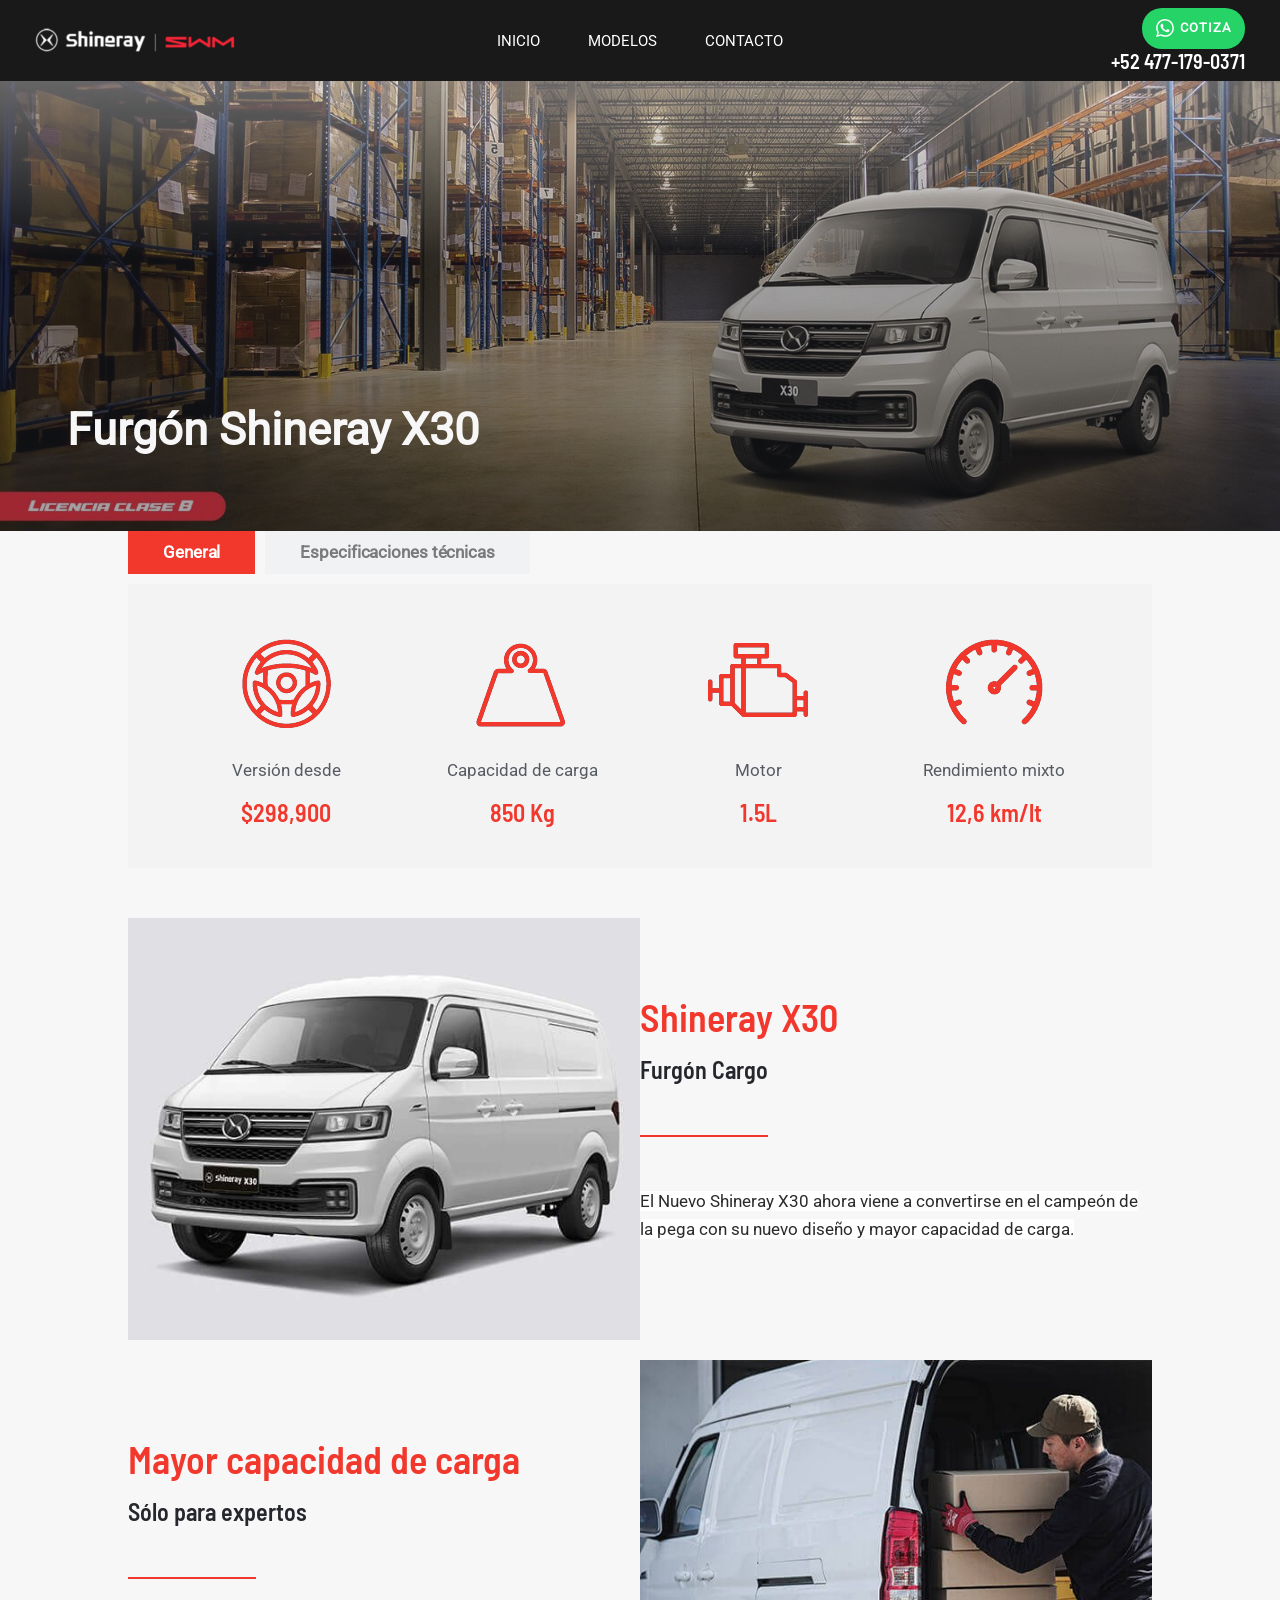
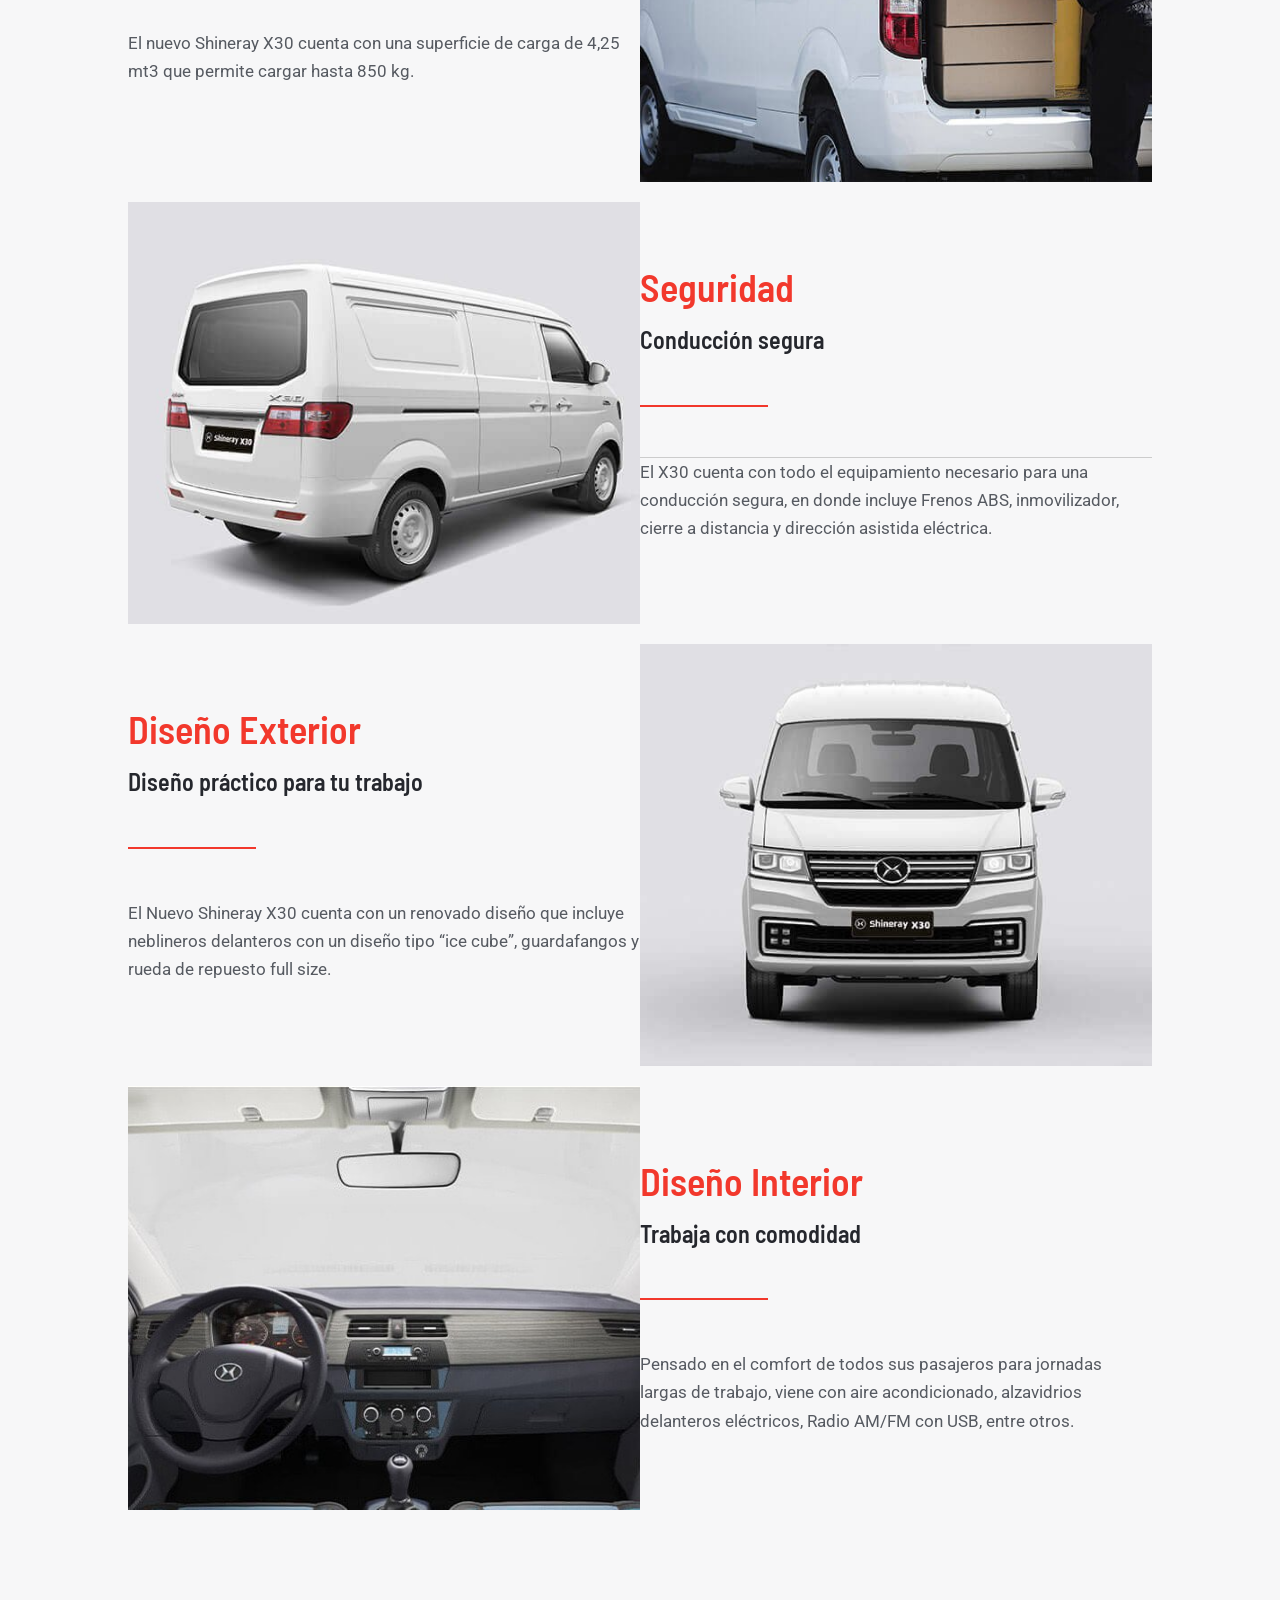
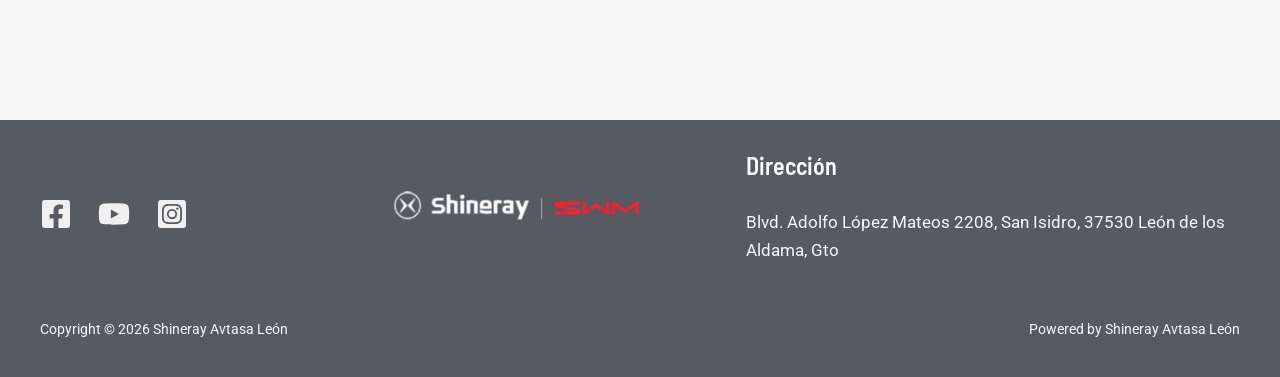
<file: x30/index.html>
<!DOCTYPE html><html lang="es-MX"><head>
<meta charset="UTF-8">
<meta name="viewport" content="width=device-width, initial-scale=1">
	<link rel="profile" href="https://gmpg.org/xfn/11"> 
	<title>x30 – Shineray Avtasa León</title>
<meta name="robots" content="max-image-preview:large">
	<style>img:is([sizes="auto" i], [sizes^="auto," i]) { contain-intrinsic-size: 3000px 1500px }</style>
	<link rel="alternate" type="application/rss+xml" title="Shineray Avtasa León » Feed" href="./feed/">
<link rel="alternate" type="application/rss+xml" title="Shineray Avtasa León » Comments Feed" href="./comments/feed/">
<script>
window._wpemojiSettings = {"baseUrl":"https:\/\/s.w.org\/images\/core\/emoji\/15.0.3\/72x72\/","ext":".png","svgUrl":"https:\/\/s.w.org\/images\/core\/emoji\/15.0.3\/svg\/","svgExt":".svg","source":{"concatemoji":"\/wp-includes\/js\/wp-emoji-release.min.js?ver=6.7.5"}};
/*! This file is auto-generated */
!function(i,n){var o,s,e;function c(e){try{var t={supportTests:e,timestamp:(new Date).valueOf()};sessionStorage.setItem(o,JSON.stringify(t))}catch(e){}}function p(e,t,n){e.clearRect(0,0,e.canvas.width,e.canvas.height),e.fillText(t,0,0);var t=new Uint32Array(e.getImageData(0,0,e.canvas.width,e.canvas.height).data),r=(e.clearRect(0,0,e.canvas.width,e.canvas.height),e.fillText(n,0,0),new Uint32Array(e.getImageData(0,0,e.canvas.width,e.canvas.height).data));return t.every(function(e,t){return e===r[t]})}function u(e,t,n){switch(t){case"flag":return n(e,"\ud83c\udff3\ufe0f\u200d\u26a7\ufe0f","\ud83c\udff3\ufe0f\u200b\u26a7\ufe0f")?!1:!n(e,"\ud83c\uddfa\ud83c\uddf3","\ud83c\uddfa\u200b\ud83c\uddf3")&&!n(e,"\ud83c\udff4\udb40\udc67\udb40\udc62\udb40\udc65\udb40\udc6e\udb40\udc67\udb40\udc7f","\ud83c\udff4\u200b\udb40\udc67\u200b\udb40\udc62\u200b\udb40\udc65\u200b\udb40\udc6e\u200b\udb40\udc67\u200b\udb40\udc7f");case"emoji":return!n(e,"\ud83d\udc26\u200d\u2b1b","\ud83d\udc26\u200b\u2b1b")}return!1}function f(e,t,n){var r="undefined"!=typeof WorkerGlobalScope&&self instanceof WorkerGlobalScope?new OffscreenCanvas(300,150):i.createElement("canvas"),a=r.getContext("2d",{willReadFrequently:!0}),o=(a.textBaseline="top",a.font="600 32px Arial",{});return e.forEach(function(e){o[e]=t(a,e,n)}),o}function t(e){var t=i.createElement("script");t.src=e,t.defer=!0,i.head.appendChild(t)}"undefined"!=typeof Promise&&(o="wpEmojiSettingsSupports",s=["flag","emoji"],n.supports={everything:!0,everythingExceptFlag:!0},e=new Promise(function(e){i.addEventListener("DOMContentLoaded",e,{once:!0})}),new Promise(function(t){var n=function(){try{var e=JSON.parse(sessionStorage.getItem(o));if("object"==typeof e&&"number"==typeof e.timestamp&&(new Date).valueOf()<e.timestamp+604800&&"object"==typeof e.supportTests)return e.supportTests}catch(e){}return null}();if(!n){if("undefined"!=typeof Worker&&"undefined"!=typeof OffscreenCanvas&&"undefined"!=typeof URL&&URL.createObjectURL&&"undefined"!=typeof Blob)try{var e="postMessage("+f.toString()+"("+[JSON.stringify(s),u.toString(),p.toString()].join(",")+"));",r=new Blob([e],{type:"text/javascript"}),a=new Worker(URL.createObjectURL(r),{name:"wpTestEmojiSupports"});return void(a.onmessage=function(e){c(n=e.data),a.terminate(),t(n)})}catch(e){}c(n=f(s,u,p))}t(n)}).then(function(e){for(var t in e)n.supports[t]=e[t],n.supports.everything=n.supports.everything&&n.supports[t],"flag"!==t&&(n.supports.everythingExceptFlag=n.supports.everythingExceptFlag&&n.supports[t]);n.supports.everythingExceptFlag=n.supports.everythingExceptFlag&&!n.supports.flag,n.DOMReady=!1,n.readyCallback=function(){n.DOMReady=!0}}).then(function(){return e}).then(function(){var e;n.supports.everything||(n.readyCallback(),(e=n.source||{}).concatemoji?t(e.concatemoji):e.wpemoji&&e.twemoji&&(t(e.twemoji),t(e.wpemoji)))}))}((window,document),window._wpemojiSettings);
</script>
<link rel="stylesheet" id="astra-theme-css-css" href="../wp-content/themes/astra/assets/css/minified/main.min.css" media="all">
<style id="astra-theme-css-inline-css">
:root{--ast-post-nav-space:0;--ast-container-default-xlg-padding:6.67em;--ast-container-default-lg-padding:5.67em;--ast-container-default-slg-padding:4.34em;--ast-container-default-md-padding:3.34em;--ast-container-default-sm-padding:6.67em;--ast-container-default-xs-padding:2.4em;--ast-container-default-xxs-padding:1.4em;--ast-code-block-background:#EEEEEE;--ast-comment-inputs-background:#FAFAFA;--ast-normal-container-width:1200px;--ast-narrow-container-width:750px;--ast-blog-title-font-weight:normal;--ast-blog-meta-weight:inherit;--ast-global-color-primary:var(--ast-global-color-5);--ast-global-color-secondary:var(--ast-global-color-4);--ast-global-color-alternate-background:var(--ast-global-color-7);--ast-global-color-subtle-background:var(--ast-global-color-6);--ast-bg-style-guide:var( --ast-global-color-secondary,var(--ast-global-color-5) );--ast-shadow-style-guide:0px 0px 4px 0 #00000057;--ast-global-dark-bg-style:#fff;--ast-global-dark-lfs:#fbfbfb;--ast-widget-bg-color:#fafafa;--ast-wc-container-head-bg-color:#fbfbfb;--ast-title-layout-bg:#eeeeee;--ast-search-border-color:#e7e7e7;--ast-lifter-hover-bg:#e6e6e6;--ast-gallery-block-color:#000;--srfm-color-input-label:var(--ast-global-color-2);}html{font-size:106.25%;}a,.page-title{color:var(--ast-global-color-2);}a:hover,a:focus{color:var(--ast-global-color-1);}body,button,input,select,textarea,.ast-button,.ast-custom-button{font-family:'Roboto',sans-serif;font-weight:400;font-size:17px;font-size:1rem;line-height:var(--ast-body-line-height,1.65em);}blockquote{color:var(--ast-global-color-3);}p,.entry-content p{margin-bottom:1em;}h1,h2,h3,h4,h5,h6,.entry-content :where(h1,h2,h3,h4,h5,h6),.site-title,.site-title a{font-family:'Barlow Semi Condensed',sans-serif;font-weight:600;line-height:1em;}.site-title{font-size:35px;font-size:2.0588235294118rem;display:none;}header .custom-logo-link img{max-width:200px;width:200px;}.astra-logo-svg{width:200px;}.site-header .site-description{font-size:15px;font-size:0.88235294117647rem;display:none;}.entry-title{font-size:26px;font-size:1.5294117647059rem;}.archive .ast-article-post .ast-article-inner,.blog .ast-article-post .ast-article-inner,.archive .ast-article-post .ast-article-inner:hover,.blog .ast-article-post .ast-article-inner:hover{overflow:hidden;}h1,.entry-content :where(h1){font-size:48px;font-size:2.8235294117647rem;font-family:'Barlow Semi Condensed',sans-serif;line-height:1em;}h2,.entry-content :where(h2){font-size:38px;font-size:2.2352941176471rem;font-family:'Barlow Semi Condensed',sans-serif;line-height:1em;}h3,.entry-content :where(h3){font-size:30px;font-size:1.7647058823529rem;font-family:'Barlow Semi Condensed',sans-serif;line-height:1em;}h4,.entry-content :where(h4){font-size:24px;font-size:1.4117647058824rem;line-height:1.2em;font-family:'Barlow Semi Condensed',sans-serif;}h5,.entry-content :where(h5){font-size:20px;font-size:1.1764705882353rem;line-height:1.2em;font-family:'Barlow Semi Condensed',sans-serif;}h6,.entry-content :where(h6){font-size:17px;font-size:1rem;line-height:1.25em;font-family:'Barlow Semi Condensed',sans-serif;}::selection{background-color:var(--ast-global-color-0);color:#ffffff;}body,h1,h2,h3,h4,h5,h6,.entry-title a,.entry-content :where(h1,h2,h3,h4,h5,h6){color:var(--ast-global-color-3);}.tagcloud a:hover,.tagcloud a:focus,.tagcloud a.current-item{color:#ffffff;border-color:var(--ast-global-color-2);background-color:var(--ast-global-color-2);}input:focus,input[type="text"]:focus,input[type="email"]:focus,input[type="url"]:focus,input[type="password"]:focus,input[type="reset"]:focus,input[type="search"]:focus,textarea:focus{border-color:var(--ast-global-color-2);}input[type="radio"]:checked,input[type=reset],input[type="checkbox"]:checked,input[type="checkbox"]:hover:checked,input[type="checkbox"]:focus:checked,input[type=range]::-webkit-slider-thumb{border-color:var(--ast-global-color-2);background-color:var(--ast-global-color-2);box-shadow:none;}.site-footer a:hover + .post-count,.site-footer a:focus + .post-count{background:var(--ast-global-color-2);border-color:var(--ast-global-color-2);}.single .nav-links .nav-previous,.single .nav-links .nav-next{color:var(--ast-global-color-2);}.entry-meta,.entry-meta *{line-height:1.45;color:var(--ast-global-color-2);}.entry-meta a:not(.ast-button):hover,.entry-meta a:not(.ast-button):hover *,.entry-meta a:not(.ast-button):focus,.entry-meta a:not(.ast-button):focus *,.page-links > .page-link,.page-links .page-link:hover,.post-navigation a:hover{color:var(--ast-global-color-1);}#cat option,.secondary .calendar_wrap thead a,.secondary .calendar_wrap thead a:visited{color:var(--ast-global-color-2);}.secondary .calendar_wrap #today,.ast-progress-val span{background:var(--ast-global-color-2);}.secondary a:hover + .post-count,.secondary a:focus + .post-count{background:var(--ast-global-color-2);border-color:var(--ast-global-color-2);}.calendar_wrap #today > a{color:#ffffff;}.page-links .page-link,.single .post-navigation a{color:var(--ast-global-color-2);}.ast-search-menu-icon .search-form button.search-submit{padding:0 4px;}.ast-search-menu-icon form.search-form{padding-right:0;}.ast-header-search .ast-search-menu-icon.ast-dropdown-active .search-form,.ast-header-search .ast-search-menu-icon.ast-dropdown-active .search-field:focus{transition:all 0.2s;}.search-form input.search-field:focus{outline:none;}.ast-mobile-header-content .ast-builder-layout-element:not(.ast-builder-menu):not(.ast-header-divider-element),.ast-mobile-popup-content .ast-builder-layout-element:not(.ast-builder-menu):not(.ast-header-divider-element){padding:15px 20px;}.wp-block-latest-posts > li > a{color:var(--ast-global-color-2);}.widget-title,.widget .wp-block-heading{font-size:24px;font-size:1.4117647058824rem;color:var(--ast-global-color-3);}.ast-search-menu-icon.slide-search a:focus-visible:focus-visible,.astra-search-icon:focus-visible,#close:focus-visible,a:focus-visible,.ast-menu-toggle:focus-visible,.site .skip-link:focus-visible,.wp-block-loginout input:focus-visible,.wp-block-search.wp-block-search__button-inside .wp-block-search__inside-wrapper,.ast-header-navigation-arrow:focus-visible,.ast-orders-table__row .ast-orders-table__cell:focus-visible,a#ast-apply-coupon:focus-visible,#ast-apply-coupon:focus-visible,#close:focus-visible,.button.search-submit:focus-visible,#search_submit:focus,.normal-search:focus-visible,.ast-header-account-wrap:focus-visible,.astra-cart-drawer-close:focus,.ast-single-variation:focus,.ast-button:focus,.ast-builder-button-wrap:has(.ast-custom-button-link:focus),.ast-builder-button-wrap .ast-custom-button-link:focus{outline-style:dotted;outline-color:inherit;outline-width:thin;}input:focus,input[type="text"]:focus,input[type="email"]:focus,input[type="url"]:focus,input[type="password"]:focus,input[type="reset"]:focus,input[type="search"]:focus,input[type="number"]:focus,textarea:focus,.wp-block-search__input:focus,[data-section="section-header-mobile-trigger"] .ast-button-wrap .ast-mobile-menu-trigger-minimal:focus,.ast-mobile-popup-drawer.active .menu-toggle-close:focus,#ast-scroll-top:focus,#coupon_code:focus,#ast-coupon-code:focus{border-style:dotted;border-color:inherit;border-width:thin;}input{outline:none;}.ast-logo-title-inline .site-logo-img{padding-right:1em;}.site-logo-img img{ transition:all 0.2s linear;}body .ast-oembed-container *{position:absolute;top:0;width:100%;height:100%;left:0;}body .wp-block-embed-pocket-casts .ast-oembed-container *{position:unset;}.ast-single-post-featured-section + article {margin-top: 2em;}.site-content .ast-single-post-featured-section img {width: 100%;overflow: hidden;object-fit: cover;}.site > .ast-single-related-posts-container {margin-top: 0;}@media (min-width: 922px) {.ast-desktop .ast-container--narrow {max-width: var(--ast-narrow-container-width);margin: 0 auto;}}.ast-page-builder-template .hentry {margin: 0;}.ast-page-builder-template .site-content > .ast-container {max-width: 100%;padding: 0;}.ast-page-builder-template .site .site-content #primary {padding: 0;margin: 0;}.ast-page-builder-template .no-results {text-align: center;margin: 4em auto;}.ast-page-builder-template .ast-pagination {padding: 2em;}.ast-page-builder-template .entry-header.ast-no-title.ast-no-thumbnail {margin-top: 0;}.ast-page-builder-template .entry-header.ast-header-without-markup {margin-top: 0;margin-bottom: 0;}.ast-page-builder-template .entry-header.ast-no-title.ast-no-meta {margin-bottom: 0;}.ast-page-builder-template.single .post-navigation {padding-bottom: 2em;}.ast-page-builder-template.single-post .site-content > .ast-container {max-width: 100%;}.ast-page-builder-template .entry-header {margin-top: 4em;margin-left: auto;margin-right: auto;padding-left: 20px;padding-right: 20px;}.single.ast-page-builder-template .entry-header {padding-left: 20px;padding-right: 20px;}.ast-page-builder-template .ast-archive-description {margin: 4em auto 0;padding-left: 20px;padding-right: 20px;}.ast-page-builder-template.ast-no-sidebar .entry-content .alignwide {margin-left: 0;margin-right: 0;}@media (max-width:921.9px){#ast-desktop-header{display:none;}}@media (min-width:922px){#ast-mobile-header{display:none;}}.wp-block-buttons.aligncenter{justify-content:center;}@media (max-width:921px){.ast-theme-transparent-header #primary,.ast-theme-transparent-header #secondary{padding:0;}}@media (max-width:921px){.ast-plain-container.ast-no-sidebar #primary{padding:0;}}.ast-plain-container.ast-no-sidebar #primary{margin-top:0;margin-bottom:0;}.wp-block-button.is-style-outline .wp-block-button__link{border-color:#f2382c;border-top-width:2px;border-right-width:2px;border-bottom-width:2px;border-left-width:2px;}div.wp-block-button.is-style-outline > .wp-block-button__link:not(.has-text-color),div.wp-block-button.wp-block-button__link.is-style-outline:not(.has-text-color){color:#f2382c;}.wp-block-button.is-style-outline .wp-block-button__link:hover,.wp-block-buttons .wp-block-button.is-style-outline .wp-block-button__link:focus,.wp-block-buttons .wp-block-button.is-style-outline > .wp-block-button__link:not(.has-text-color):hover,.wp-block-buttons .wp-block-button.wp-block-button__link.is-style-outline:not(.has-text-color):hover{color:#fffcfc;background-color:rgba(150,51,53,0.71);border-color:#f2382c;}.post-page-numbers.current .page-link,.ast-pagination .page-numbers.current{color:#ffffff;border-color:var(--ast-global-color-0);background-color:var(--ast-global-color-0);}.wp-block-buttons .wp-block-button.is-style-outline .wp-block-button__link.wp-element-button,.ast-outline-button,.wp-block-uagb-buttons-child .uagb-buttons-repeater.ast-outline-button{border-color:var(--ast-global-color-0);border-top-width:2px;border-right-width:2px;border-bottom-width:2px;border-left-width:2px;font-family:inherit;font-weight:700;font-size:13px;font-size:0.76470588235294rem;line-height:1em;border-top-left-radius:0px;border-top-right-radius:0px;border-bottom-right-radius:0px;border-bottom-left-radius:0px;}.wp-block-buttons .wp-block-button.is-style-outline > .wp-block-button__link:not(.has-text-color),.wp-block-buttons .wp-block-button.wp-block-button__link.is-style-outline:not(.has-text-color),.ast-outline-button{color:#f2382c;}.wp-block-button.is-style-outline .wp-block-button__link:hover,.wp-block-buttons .wp-block-button.is-style-outline .wp-block-button__link:focus,.wp-block-buttons .wp-block-button.is-style-outline > .wp-block-button__link:not(.has-text-color):hover,.wp-block-buttons .wp-block-button.wp-block-button__link.is-style-outline:not(.has-text-color):hover,.ast-outline-button:hover,.ast-outline-button:focus,.wp-block-uagb-buttons-child .uagb-buttons-repeater.ast-outline-button:hover,.wp-block-uagb-buttons-child .uagb-buttons-repeater.ast-outline-button:focus{color:#fffcfc;background-color:var(--ast-global-color-0);border-color:var(--ast-global-color-0);}.wp-block-button .wp-block-button__link.wp-element-button.is-style-outline:not(.has-background),.wp-block-button.is-style-outline>.wp-block-button__link.wp-element-button:not(.has-background),.ast-outline-button{background-color:rgba(242,57,44,0);}.entry-content[data-ast-blocks-layout] > figure{margin-bottom:1em;}@media (max-width:921px){.ast-left-sidebar #content > .ast-container{display:flex;flex-direction:column-reverse;width:100%;}.ast-separate-container .ast-article-post,.ast-separate-container .ast-article-single{padding:1.5em 2.14em;}.ast-author-box img.avatar{margin:20px 0 0 0;}}@media (min-width:922px){.ast-separate-container.ast-right-sidebar #primary,.ast-separate-container.ast-left-sidebar #primary{border:0;}.search-no-results.ast-separate-container #primary{margin-bottom:4em;}}.elementor-widget-button .elementor-button{border-style:solid;text-decoration:none;border-top-width:2px;border-right-width:2px;border-left-width:2px;border-bottom-width:2px;}body .elementor-button.elementor-size-sm,body .elementor-button.elementor-size-xs,body .elementor-button.elementor-size-md,body .elementor-button.elementor-size-lg,body .elementor-button.elementor-size-xl,body .elementor-button{border-top-left-radius:0px;border-top-right-radius:0px;border-bottom-right-radius:0px;border-bottom-left-radius:0px;padding-top:14px;padding-right:22px;padding-bottom:14px;padding-left:22px;}@media (max-width:921px){.elementor-widget-button .elementor-button.elementor-size-sm,.elementor-widget-button .elementor-button.elementor-size-xs,.elementor-widget-button .elementor-button.elementor-size-md,.elementor-widget-button .elementor-button.elementor-size-lg,.elementor-widget-button .elementor-button.elementor-size-xl,.elementor-widget-button .elementor-button{padding-top:14px;padding-right:20px;padding-bottom:14px;padding-left:20px;}}@media (max-width:544px){.elementor-widget-button .elementor-button.elementor-size-sm,.elementor-widget-button .elementor-button.elementor-size-xs,.elementor-widget-button .elementor-button.elementor-size-md,.elementor-widget-button .elementor-button.elementor-size-lg,.elementor-widget-button .elementor-button.elementor-size-xl,.elementor-widget-button .elementor-button{padding-top:12px;padding-right:20px;padding-bottom:12px;padding-left:20px;}}.elementor-widget-button .elementor-button{border-color:#f2382c;background-color:rgba(242,57,44,0);}.elementor-widget-button .elementor-button:hover,.elementor-widget-button .elementor-button:focus{color:#fffcfc;background-color:rgba(150,51,53,0.71);border-color:#f2382c;}.wp-block-button .wp-block-button__link ,.elementor-widget-button .elementor-button,.elementor-widget-button .elementor-button:visited{color:#f2382c;}.elementor-widget-button .elementor-button{font-weight:700;font-size:13px;font-size:0.76470588235294rem;line-height:1em;text-transform:uppercase;letter-spacing:2px;}body .elementor-button.elementor-size-sm,body .elementor-button.elementor-size-xs,body .elementor-button.elementor-size-md,body .elementor-button.elementor-size-lg,body .elementor-button.elementor-size-xl,body .elementor-button{font-size:13px;font-size:0.76470588235294rem;}.wp-block-button .wp-block-button__link:hover,.wp-block-button .wp-block-button__link:focus{color:#fffcfc;background-color:rgba(150,51,53,0.71);border-color:#f2382c;}.elementor-widget-heading h1.elementor-heading-title{line-height:1em;}.elementor-widget-heading h2.elementor-heading-title{line-height:1em;}.elementor-widget-heading h3.elementor-heading-title{line-height:1em;}.elementor-widget-heading h4.elementor-heading-title{line-height:1.2em;}.elementor-widget-heading h5.elementor-heading-title{line-height:1.2em;}.elementor-widget-heading h6.elementor-heading-title{line-height:1.25em;}.wp-block-button .wp-block-button__link,.wp-block-search .wp-block-search__button,body .wp-block-file .wp-block-file__button{border-style:solid;border-top-width:2px;border-right-width:2px;border-left-width:2px;border-bottom-width:2px;border-color:#f2382c;background-color:rgba(242,57,44,0);color:#f2382c;font-family:inherit;font-weight:700;line-height:1em;text-transform:uppercase;letter-spacing:2px;font-size:13px;font-size:0.76470588235294rem;border-top-left-radius:0px;border-top-right-radius:0px;border-bottom-right-radius:0px;border-bottom-left-radius:0px;padding-top:14px;padding-right:22px;padding-bottom:14px;padding-left:22px;}@media (max-width:921px){.wp-block-button .wp-block-button__link,.wp-block-search .wp-block-search__button,body .wp-block-file .wp-block-file__button{padding-top:14px;padding-right:20px;padding-bottom:14px;padding-left:20px;}}@media (max-width:544px){.wp-block-button .wp-block-button__link,.wp-block-search .wp-block-search__button,body .wp-block-file .wp-block-file__button{padding-top:12px;padding-right:20px;padding-bottom:12px;padding-left:20px;}}.menu-toggle,button,.ast-button,.ast-custom-button,.button,input#submit,input[type="button"],input[type="submit"],input[type="reset"],form[CLASS*="wp-block-search__"].wp-block-search .wp-block-search__inside-wrapper .wp-block-search__button,body .wp-block-file .wp-block-file__button{border-style:solid;border-top-width:2px;border-right-width:2px;border-left-width:2px;border-bottom-width:2px;color:#f2382c;border-color:#f2382c;background-color:rgba(242,57,44,0);padding-top:14px;padding-right:22px;padding-bottom:14px;padding-left:22px;font-family:inherit;font-weight:700;font-size:13px;font-size:0.76470588235294rem;line-height:1em;text-transform:uppercase;letter-spacing:2px;border-top-left-radius:0px;border-top-right-radius:0px;border-bottom-right-radius:0px;border-bottom-left-radius:0px;}button:focus,.menu-toggle:hover,button:hover,.ast-button:hover,.ast-custom-button:hover .button:hover,.ast-custom-button:hover ,input[type=reset]:hover,input[type=reset]:focus,input#submit:hover,input#submit:focus,input[type="button"]:hover,input[type="button"]:focus,input[type="submit"]:hover,input[type="submit"]:focus,form[CLASS*="wp-block-search__"].wp-block-search .wp-block-search__inside-wrapper .wp-block-search__button:hover,form[CLASS*="wp-block-search__"].wp-block-search .wp-block-search__inside-wrapper .wp-block-search__button:focus,body .wp-block-file .wp-block-file__button:hover,body .wp-block-file .wp-block-file__button:focus{color:#fffcfc;background-color:rgba(150,51,53,0.71);border-color:#f2382c;}@media (max-width:921px){.menu-toggle,button,.ast-button,.ast-custom-button,.button,input#submit,input[type="button"],input[type="submit"],input[type="reset"],form[CLASS*="wp-block-search__"].wp-block-search .wp-block-search__inside-wrapper .wp-block-search__button,body .wp-block-file .wp-block-file__button{padding-top:14px;padding-right:20px;padding-bottom:14px;padding-left:20px;}}@media (max-width:544px){.menu-toggle,button,.ast-button,.ast-custom-button,.button,input#submit,input[type="button"],input[type="submit"],input[type="reset"],form[CLASS*="wp-block-search__"].wp-block-search .wp-block-search__inside-wrapper .wp-block-search__button,body .wp-block-file .wp-block-file__button{padding-top:12px;padding-right:20px;padding-bottom:12px;padding-left:20px;}}@media (max-width:921px){.ast-mobile-header-stack .main-header-bar .ast-search-menu-icon{display:inline-block;}.ast-header-break-point.ast-header-custom-item-outside .ast-mobile-header-stack .main-header-bar .ast-search-icon{margin:0;}.ast-comment-avatar-wrap img{max-width:2.5em;}.ast-comment-meta{padding:0 1.8888em 1.3333em;}.ast-separate-container .ast-comment-list li.depth-1{padding:1.5em 2.14em;}.ast-separate-container .comment-respond{padding:2em 2.14em;}}@media (min-width:544px){.ast-container{max-width:100%;}}@media (max-width:544px){.ast-separate-container .ast-article-post,.ast-separate-container .ast-article-single,.ast-separate-container .comments-title,.ast-separate-container .ast-archive-description{padding:1.5em 1em;}.ast-separate-container #content .ast-container{padding-left:0.54em;padding-right:0.54em;}.ast-separate-container .ast-comment-list .bypostauthor{padding:.5em;}.ast-search-menu-icon.ast-dropdown-active .search-field{width:170px;}} #ast-mobile-header .ast-site-header-cart-li a{pointer-events:none;}body,.ast-separate-container{background-color:var(--ast-global-color-4);background-image:none;}@media (max-width:921px){.widget-title{font-size:24px;font-size:1.4117647058824rem;}body,button,input,select,textarea,.ast-button,.ast-custom-button{font-size:17px;font-size:1rem;}#secondary,#secondary button,#secondary input,#secondary select,#secondary textarea{font-size:17px;font-size:1rem;}.site-title{display:none;}.site-header .site-description{display:none;}h1,.entry-content :where(h1){font-size:40px;}h2,.entry-content :where(h2){font-size:32px;}h3,.entry-content :where(h3){font-size:26px;}h4,.entry-content :where(h4){font-size:20px;font-size:1.1764705882353rem;}h5,.entry-content :where(h5){font-size:17px;font-size:1rem;}h6,.entry-content :where(h6){font-size:15px;font-size:0.88235294117647rem;}.astra-logo-svg{width:144px;}header .custom-logo-link img,.ast-header-break-point .site-logo-img .custom-mobile-logo-link img{max-width:144px;width:144px;}}@media (max-width:544px){.widget-title{font-size:24px;font-size:1.4117647058824rem;}body,button,input,select,textarea,.ast-button,.ast-custom-button{font-size:17px;font-size:1rem;}#secondary,#secondary button,#secondary input,#secondary select,#secondary textarea{font-size:17px;font-size:1rem;}.site-title{display:none;}.site-header .site-description{display:none;}h1,.entry-content :where(h1){font-size:32px;}h2,.entry-content :where(h2){font-size:25px;}h3,.entry-content :where(h3){font-size:22px;}h4,.entry-content :where(h4){font-size:18px;font-size:1.0588235294118rem;}h5,.entry-content :where(h5){font-size:15px;font-size:0.88235294117647rem;}h6,.entry-content :where(h6){font-size:13px;font-size:0.76470588235294rem;}header .custom-logo-link img,.ast-header-break-point .site-branding img,.ast-header-break-point .custom-logo-link img{max-width:162px;width:162px;}.astra-logo-svg{width:162px;}.ast-header-break-point .site-logo-img .custom-mobile-logo-link img{max-width:162px;}}@media (max-width:544px){html{font-size:106.25%;}}@media (min-width:922px){.ast-container{max-width:1240px;}}@media (min-width:922px){.site-content .ast-container{display:flex;}}@media (max-width:921px){.site-content .ast-container{flex-direction:column;}}@media (min-width:922px){.main-header-menu .sub-menu .menu-item.ast-left-align-sub-menu:hover > .sub-menu,.main-header-menu .sub-menu .menu-item.ast-left-align-sub-menu.focus > .sub-menu{margin-left:-0px;}}.site .comments-area{padding-bottom:3em;}.footer-widget-area[data-section^="section-fb-html-"] .ast-builder-html-element{text-align:center;}.wp-block-file {display: flex;align-items: center;flex-wrap: wrap;justify-content: space-between;}.wp-block-pullquote {border: none;}.wp-block-pullquote blockquote::before {content: "\201D";font-family: "Helvetica",sans-serif;display: flex;transform: rotate( 180deg );font-size: 6rem;font-style: normal;line-height: 1;font-weight: bold;align-items: center;justify-content: center;}.has-text-align-right > blockquote::before {justify-content: flex-start;}.has-text-align-left > blockquote::before {justify-content: flex-end;}figure.wp-block-pullquote.is-style-solid-color blockquote {max-width: 100%;text-align: inherit;}:root {--wp--custom--ast-default-block-top-padding: 3em;--wp--custom--ast-default-block-right-padding: 3em;--wp--custom--ast-default-block-bottom-padding: 3em;--wp--custom--ast-default-block-left-padding: 3em;--wp--custom--ast-container-width: 1200px;--wp--custom--ast-content-width-size: 1200px;--wp--custom--ast-wide-width-size: calc(1200px + var(--wp--custom--ast-default-block-left-padding) + var(--wp--custom--ast-default-block-right-padding));}.ast-narrow-container {--wp--custom--ast-content-width-size: 750px;--wp--custom--ast-wide-width-size: 750px;}@media(max-width: 921px) {:root {--wp--custom--ast-default-block-top-padding: 3em;--wp--custom--ast-default-block-right-padding: 2em;--wp--custom--ast-default-block-bottom-padding: 3em;--wp--custom--ast-default-block-left-padding: 2em;}}@media(max-width: 544px) {:root {--wp--custom--ast-default-block-top-padding: 3em;--wp--custom--ast-default-block-right-padding: 1.5em;--wp--custom--ast-default-block-bottom-padding: 3em;--wp--custom--ast-default-block-left-padding: 1.5em;}}.entry-content > .wp-block-group,.entry-content > .wp-block-cover,.entry-content > .wp-block-columns {padding-top: var(--wp--custom--ast-default-block-top-padding);padding-right: var(--wp--custom--ast-default-block-right-padding);padding-bottom: var(--wp--custom--ast-default-block-bottom-padding);padding-left: var(--wp--custom--ast-default-block-left-padding);}.ast-plain-container.ast-no-sidebar .entry-content > .alignfull,.ast-page-builder-template .ast-no-sidebar .entry-content > .alignfull {margin-left: calc( -50vw + 50%);margin-right: calc( -50vw + 50%);max-width: 100vw;width: 100vw;}.ast-plain-container.ast-no-sidebar .entry-content .alignfull .alignfull,.ast-page-builder-template.ast-no-sidebar .entry-content .alignfull .alignfull,.ast-plain-container.ast-no-sidebar .entry-content .alignfull .alignwide,.ast-page-builder-template.ast-no-sidebar .entry-content .alignfull .alignwide,.ast-plain-container.ast-no-sidebar .entry-content .alignwide .alignfull,.ast-page-builder-template.ast-no-sidebar .entry-content .alignwide .alignfull,.ast-plain-container.ast-no-sidebar .entry-content .alignwide .alignwide,.ast-page-builder-template.ast-no-sidebar .entry-content .alignwide .alignwide,.ast-plain-container.ast-no-sidebar .entry-content .wp-block-column .alignfull,.ast-page-builder-template.ast-no-sidebar .entry-content .wp-block-column .alignfull,.ast-plain-container.ast-no-sidebar .entry-content .wp-block-column .alignwide,.ast-page-builder-template.ast-no-sidebar .entry-content .wp-block-column .alignwide {margin-left: auto;margin-right: auto;width: 100%;}[data-ast-blocks-layout] .wp-block-separator:not(.is-style-dots) {height: 0;}[data-ast-blocks-layout] .wp-block-separator {margin: 20px auto;}[data-ast-blocks-layout] .wp-block-separator:not(.is-style-wide):not(.is-style-dots) {max-width: 100px;}[data-ast-blocks-layout] .wp-block-separator.has-background {padding: 0;}.entry-content[data-ast-blocks-layout] > * {max-width: var(--wp--custom--ast-content-width-size);margin-left: auto;margin-right: auto;}.entry-content[data-ast-blocks-layout] > .alignwide {max-width: var(--wp--custom--ast-wide-width-size);}.entry-content[data-ast-blocks-layout] .alignfull {max-width: none;}.entry-content .wp-block-columns {margin-bottom: 0;}blockquote {margin: 1.5em;border-color: rgba(0,0,0,0.05);}.wp-block-quote:not(.has-text-align-right):not(.has-text-align-center) {border-left: 5px solid rgba(0,0,0,0.05);}.has-text-align-right > blockquote,blockquote.has-text-align-right {border-right: 5px solid rgba(0,0,0,0.05);}.has-text-align-left > blockquote,blockquote.has-text-align-left {border-left: 5px solid rgba(0,0,0,0.05);}.wp-block-site-tagline,.wp-block-latest-posts .read-more {margin-top: 15px;}.wp-block-loginout p label {display: block;}.wp-block-loginout p:not(.login-remember):not(.login-submit) input {width: 100%;}.wp-block-loginout input:focus {border-color: transparent;}.wp-block-loginout input:focus {outline: thin dotted;}.entry-content .wp-block-media-text .wp-block-media-text__content {padding: 0 0 0 8%;}.entry-content .wp-block-media-text.has-media-on-the-right .wp-block-media-text__content {padding: 0 8% 0 0;}.entry-content .wp-block-media-text.has-background .wp-block-media-text__content {padding: 8%;}.entry-content .wp-block-cover:not([class*="background-color"]):not(.has-text-color.has-link-color) .wp-block-cover__inner-container,.entry-content .wp-block-cover:not([class*="background-color"]) .wp-block-cover-image-text,.entry-content .wp-block-cover:not([class*="background-color"]) .wp-block-cover-text,.entry-content .wp-block-cover-image:not([class*="background-color"]) .wp-block-cover__inner-container,.entry-content .wp-block-cover-image:not([class*="background-color"]) .wp-block-cover-image-text,.entry-content .wp-block-cover-image:not([class*="background-color"]) .wp-block-cover-text {color: var(--ast-global-color-primary,var(--ast-global-color-5));}.wp-block-loginout .login-remember input {width: 1.1rem;height: 1.1rem;margin: 0 5px 4px 0;vertical-align: middle;}.wp-block-latest-posts > li > *:first-child,.wp-block-latest-posts:not(.is-grid) > li:first-child {margin-top: 0;}.entry-content > .wp-block-buttons,.entry-content > .wp-block-uagb-buttons {margin-bottom: 1.5em;}.wp-block-search__inside-wrapper .wp-block-search__input {padding: 0 10px;color: var(--ast-global-color-3);background: var(--ast-global-color-primary,var(--ast-global-color-5));border-color: var(--ast-border-color);}.wp-block-latest-posts .read-more {margin-bottom: 1.5em;}.wp-block-search__no-button .wp-block-search__inside-wrapper .wp-block-search__input {padding-top: 5px;padding-bottom: 5px;}.wp-block-latest-posts .wp-block-latest-posts__post-date,.wp-block-latest-posts .wp-block-latest-posts__post-author {font-size: 1rem;}.wp-block-latest-posts > li > *,.wp-block-latest-posts:not(.is-grid) > li {margin-top: 12px;margin-bottom: 12px;}.ast-page-builder-template .entry-content[data-ast-blocks-layout] > .alignwide:where(:not(.uagb-is-root-container):not(.spectra-is-root-container)) > * {max-width: var(--wp--custom--ast-wide-width-size);}.ast-page-builder-template .entry-content[data-ast-blocks-layout] > .inherit-container-width > *,.ast-page-builder-template .entry-content[data-ast-blocks-layout] > *:not(.wp-block-group):where(:not(.uagb-is-root-container):not(.spectra-is-root-container)) > *,.entry-content[data-ast-blocks-layout] > .wp-block-cover .wp-block-cover__inner-container {max-width: var(--wp--custom--ast-content-width-size) ;margin-left: auto;margin-right: auto;}.ast-page-builder-template .entry-content[data-ast-blocks-layout] > *,.ast-page-builder-template .entry-content[data-ast-blocks-layout] > .alignfull:where(:not(.wp-block-group):not(.uagb-is-root-container):not(.spectra-is-root-container)) > * {max-width: none;}.entry-content[data-ast-blocks-layout] .wp-block-cover:not(.alignleft):not(.alignright) {width: auto;}@media(max-width: 1200px) {.ast-separate-container .entry-content > .alignfull,.ast-separate-container .entry-content[data-ast-blocks-layout] > .alignwide,.ast-plain-container .entry-content[data-ast-blocks-layout] > .alignwide,.ast-plain-container .entry-content .alignfull {margin-left: calc(-1 * min(var(--ast-container-default-xlg-padding),20px)) ;margin-right: calc(-1 * min(var(--ast-container-default-xlg-padding),20px));}}@media(min-width: 1201px) {.ast-separate-container .entry-content > .alignfull {margin-left: calc(-1 * var(--ast-container-default-xlg-padding) );margin-right: calc(-1 * var(--ast-container-default-xlg-padding) );}.ast-separate-container .entry-content[data-ast-blocks-layout] > .alignwide,.ast-plain-container .entry-content[data-ast-blocks-layout] > .alignwide {margin-left: calc(-1 * var(--wp--custom--ast-default-block-left-padding) );margin-right: calc(-1 * var(--wp--custom--ast-default-block-right-padding) );}}@media(min-width: 921px) {.ast-separate-container .entry-content .wp-block-group.alignwide:not(.inherit-container-width) > :where(:not(.alignleft):not(.alignright)),.ast-plain-container .entry-content .wp-block-group.alignwide:not(.inherit-container-width) > :where(:not(.alignleft):not(.alignright)) {max-width: calc( var(--wp--custom--ast-content-width-size) + 80px );}.ast-plain-container.ast-right-sidebar .entry-content[data-ast-blocks-layout] .alignfull,.ast-plain-container.ast-left-sidebar .entry-content[data-ast-blocks-layout] .alignfull {margin-left: -60px;margin-right: -60px;}}@media(min-width: 544px) {.entry-content > .alignleft {margin-right: 20px;}.entry-content > .alignright {margin-left: 20px;}}@media (max-width:544px){.wp-block-columns .wp-block-column:not(:last-child){margin-bottom:20px;}.wp-block-latest-posts{margin:0;}}@media( max-width: 600px ) {.entry-content .wp-block-media-text .wp-block-media-text__content,.entry-content .wp-block-media-text.has-media-on-the-right .wp-block-media-text__content {padding: 8% 0 0;}.entry-content .wp-block-media-text.has-background .wp-block-media-text__content {padding: 8%;}}.ast-page-builder-template .entry-header {padding-left: 0;}.ast-narrow-container .site-content .wp-block-uagb-image--align-full .wp-block-uagb-image__figure {max-width: 100%;margin-left: auto;margin-right: auto;}:root .has-ast-global-color-0-color{color:var(--ast-global-color-0);}:root .has-ast-global-color-0-background-color{background-color:var(--ast-global-color-0);}:root .wp-block-button .has-ast-global-color-0-color{color:var(--ast-global-color-0);}:root .wp-block-button .has-ast-global-color-0-background-color{background-color:var(--ast-global-color-0);}:root .has-ast-global-color-1-color{color:var(--ast-global-color-1);}:root .has-ast-global-color-1-background-color{background-color:var(--ast-global-color-1);}:root .wp-block-button .has-ast-global-color-1-color{color:var(--ast-global-color-1);}:root .wp-block-button .has-ast-global-color-1-background-color{background-color:var(--ast-global-color-1);}:root .has-ast-global-color-2-color{color:var(--ast-global-color-2);}:root .has-ast-global-color-2-background-color{background-color:var(--ast-global-color-2);}:root .wp-block-button .has-ast-global-color-2-color{color:var(--ast-global-color-2);}:root .wp-block-button .has-ast-global-color-2-background-color{background-color:var(--ast-global-color-2);}:root .has-ast-global-color-3-color{color:var(--ast-global-color-3);}:root .has-ast-global-color-3-background-color{background-color:var(--ast-global-color-3);}:root .wp-block-button .has-ast-global-color-3-color{color:var(--ast-global-color-3);}:root .wp-block-button .has-ast-global-color-3-background-color{background-color:var(--ast-global-color-3);}:root .has-ast-global-color-4-color{color:var(--ast-global-color-4);}:root .has-ast-global-color-4-background-color{background-color:var(--ast-global-color-4);}:root .wp-block-button .has-ast-global-color-4-color{color:var(--ast-global-color-4);}:root .wp-block-button .has-ast-global-color-4-background-color{background-color:var(--ast-global-color-4);}:root .has-ast-global-color-5-color{color:var(--ast-global-color-5);}:root .has-ast-global-color-5-background-color{background-color:var(--ast-global-color-5);}:root .wp-block-button .has-ast-global-color-5-color{color:var(--ast-global-color-5);}:root .wp-block-button .has-ast-global-color-5-background-color{background-color:var(--ast-global-color-5);}:root .has-ast-global-color-6-color{color:var(--ast-global-color-6);}:root .has-ast-global-color-6-background-color{background-color:var(--ast-global-color-6);}:root .wp-block-button .has-ast-global-color-6-color{color:var(--ast-global-color-6);}:root .wp-block-button .has-ast-global-color-6-background-color{background-color:var(--ast-global-color-6);}:root .has-ast-global-color-7-color{color:var(--ast-global-color-7);}:root .has-ast-global-color-7-background-color{background-color:var(--ast-global-color-7);}:root .wp-block-button .has-ast-global-color-7-color{color:var(--ast-global-color-7);}:root .wp-block-button .has-ast-global-color-7-background-color{background-color:var(--ast-global-color-7);}:root .has-ast-global-color-8-color{color:var(--ast-global-color-8);}:root .has-ast-global-color-8-background-color{background-color:var(--ast-global-color-8);}:root .wp-block-button .has-ast-global-color-8-color{color:var(--ast-global-color-8);}:root .wp-block-button .has-ast-global-color-8-background-color{background-color:var(--ast-global-color-8);}:root{--ast-global-color-0:#f2382c;--ast-global-color-1:#dc2618;--ast-global-color-2:#25272d;--ast-global-color-3:#565a61;--ast-global-color-4:#f7f7f8;--ast-global-color-5:#ffffff;--ast-global-color-6:#f7f7f8;--ast-global-color-7:#25272d;--ast-global-color-8:#bfd1ff;}:root {--ast-border-color : #dddddd;}.ast-single-entry-banner {-js-display: flex;display: flex;flex-direction: column;justify-content: center;text-align: center;position: relative;background: var(--ast-title-layout-bg);}.ast-single-entry-banner[data-banner-layout="layout-1"] {max-width: 1200px;background: inherit;padding: 20px 0;}.ast-single-entry-banner[data-banner-width-type="custom"] {margin: 0 auto;width: 100%;}.ast-single-entry-banner + .site-content .entry-header {margin-bottom: 0;}.site .ast-author-avatar {--ast-author-avatar-size: ;}a.ast-underline-text {text-decoration: underline;}.ast-container > .ast-terms-link {position: relative;display: block;}a.ast-button.ast-badge-tax {padding: 4px 8px;border-radius: 3px;font-size: inherit;}header.entry-header{text-align:left;}header.entry-header > *:not(:last-child){margin-bottom:10px;}@media (max-width:921px){header.entry-header{text-align:left;}}@media (max-width:544px){header.entry-header{text-align:left;}}.ast-archive-entry-banner {-js-display: flex;display: flex;flex-direction: column;justify-content: center;text-align: center;position: relative;background: var(--ast-title-layout-bg);}.ast-archive-entry-banner[data-banner-width-type="custom"] {margin: 0 auto;width: 100%;}.ast-archive-entry-banner[data-banner-layout="layout-1"] {background: inherit;padding: 20px 0;text-align: left;}body.archive .ast-archive-description{max-width:1200px;width:100%;text-align:left;padding-top:3em;padding-right:3em;padding-bottom:3em;padding-left:3em;}body.archive .ast-archive-description .ast-archive-title,body.archive .ast-archive-description .ast-archive-title *{font-size:40px;font-size:2.3529411764706rem;}body.archive .ast-archive-description > *:not(:last-child){margin-bottom:10px;}@media (max-width:921px){body.archive .ast-archive-description{text-align:left;}}@media (max-width:544px){body.archive .ast-archive-description{text-align:left;}}.ast-breadcrumbs .trail-browse,.ast-breadcrumbs .trail-items,.ast-breadcrumbs .trail-items li{display:inline-block;margin:0;padding:0;border:none;background:inherit;text-indent:0;text-decoration:none;}.ast-breadcrumbs .trail-browse{font-size:inherit;font-style:inherit;font-weight:inherit;color:inherit;}.ast-breadcrumbs .trail-items{list-style:none;}.trail-items li::after{padding:0 0.3em;content:"\00bb";}.trail-items li:last-of-type::after{display:none;}h1,h2,h3,h4,h5,h6,.entry-content :where(h1,h2,h3,h4,h5,h6){color:var(--ast-global-color-2);}@media (max-width:921px){.ast-builder-grid-row-container.ast-builder-grid-row-tablet-3-firstrow .ast-builder-grid-row > *:first-child,.ast-builder-grid-row-container.ast-builder-grid-row-tablet-3-lastrow .ast-builder-grid-row > *:last-child{grid-column:1 / -1;}}@media (max-width:544px){.ast-builder-grid-row-container.ast-builder-grid-row-mobile-3-firstrow .ast-builder-grid-row > *:first-child,.ast-builder-grid-row-container.ast-builder-grid-row-mobile-3-lastrow .ast-builder-grid-row > *:last-child{grid-column:1 / -1;}}.ast-builder-layout-element[data-section="title_tagline"]{display:flex;}@media (max-width:921px){.ast-header-break-point .ast-builder-layout-element[data-section="title_tagline"]{display:flex;}}@media (max-width:544px){.ast-header-break-point .ast-builder-layout-element[data-section="title_tagline"]{display:flex;}}.ast-builder-menu-1{font-family:inherit;font-weight:500;text-transform:uppercase;}.ast-builder-menu-1 .menu-item > .menu-link{font-size:15px;font-size:0.88235294117647rem;color:var(--ast-global-color-5);padding-left:24px;padding-right:24px;}.ast-builder-menu-1 .menu-item > .ast-menu-toggle{color:var(--ast-global-color-5);}.ast-builder-menu-1 .menu-item:hover > .menu-link,.ast-builder-menu-1 .inline-on-mobile .menu-item:hover > .ast-menu-toggle{color:var(--ast-global-color-4);background:var(--ast-global-color-3);}.ast-builder-menu-1 .menu-item:hover > .ast-menu-toggle{color:var(--ast-global-color-4);}.ast-builder-menu-1 .menu-item.current-menu-item > .menu-link,.ast-builder-menu-1 .inline-on-mobile .menu-item.current-menu-item > .ast-menu-toggle,.ast-builder-menu-1 .current-menu-ancestor > .menu-link{color:var(--ast-global-color-1);background:var(--ast-global-color-2);}.ast-builder-menu-1 .menu-item.current-menu-item > .ast-menu-toggle{color:var(--ast-global-color-1);}.ast-builder-menu-1 .sub-menu,.ast-builder-menu-1 .inline-on-mobile .sub-menu{border-top-width:2px;border-bottom-width:0px;border-right-width:0px;border-left-width:0px;border-color:var(--ast-global-color-0);border-style:solid;}.ast-builder-menu-1 .sub-menu .sub-menu{top:-2px;}.ast-builder-menu-1 .main-header-menu > .menu-item > .sub-menu,.ast-builder-menu-1 .main-header-menu > .menu-item > .astra-full-megamenu-wrapper{margin-top:116px;}.ast-desktop .ast-builder-menu-1 .main-header-menu > .menu-item > .sub-menu:before,.ast-desktop .ast-builder-menu-1 .main-header-menu > .menu-item > .astra-full-megamenu-wrapper:before{height:calc( 116px + 2px + 5px );}.ast-builder-menu-1 .menu-item.menu-item-has-children > .ast-menu-toggle{right:calc( 24px - 0.907em );}.ast-desktop .ast-builder-menu-1 .menu-item .sub-menu .menu-link{border-style:none;}@media (max-width:921px){.ast-header-break-point .ast-builder-menu-1 .menu-item.menu-item-has-children > .ast-menu-toggle{top:0;}.ast-builder-menu-1 .inline-on-mobile .menu-item.menu-item-has-children > .ast-menu-toggle{right:-15px;}.ast-builder-menu-1 .menu-item-has-children > .menu-link:after{content:unset;}.ast-builder-menu-1 .main-header-menu > .menu-item > .sub-menu,.ast-builder-menu-1 .main-header-menu > .menu-item > .astra-full-megamenu-wrapper{margin-top:0;}}@media (max-width:544px){.ast-header-break-point .ast-builder-menu-1 .menu-item.menu-item-has-children > .ast-menu-toggle{top:0;}.ast-builder-menu-1 .main-header-menu > .menu-item > .sub-menu,.ast-builder-menu-1 .main-header-menu > .menu-item > .astra-full-megamenu-wrapper{margin-top:0;}}.ast-builder-menu-1{display:flex;}@media (max-width:921px){.ast-header-break-point .ast-builder-menu-1{display:flex;}}@media (max-width:544px){.ast-header-break-point .ast-builder-menu-1{display:flex;}}.ast-builder-html-element img.alignnone{display:inline-block;}.ast-builder-html-element p:first-child{margin-top:0;}.ast-builder-html-element p:last-child{margin-bottom:0;}.ast-header-break-point .main-header-bar .ast-builder-html-element{line-height:1.85714285714286;}.ast-header-html-1 .ast-builder-html-element{font-size:15px;font-size:0.88235294117647rem;}.ast-header-html-1{font-size:15px;font-size:0.88235294117647rem;}.ast-header-html-1{display:flex;}@media (max-width:921px){.ast-header-break-point .ast-header-html-1{display:flex;}}@media (max-width:544px){.ast-header-break-point .ast-header-html-1{display:flex;}}.site-below-footer-wrap{padding-top:20px;padding-bottom:20px;}.site-below-footer-wrap[data-section="section-below-footer-builder"]{background-color:var(--ast-global-color-3);background-image:none;min-height:80px;}.site-below-footer-wrap[data-section="section-below-footer-builder"] .ast-builder-grid-row{max-width:1200px;min-height:80px;margin-left:auto;margin-right:auto;}.site-below-footer-wrap[data-section="section-below-footer-builder"] .ast-builder-grid-row,.site-below-footer-wrap[data-section="section-below-footer-builder"] .site-footer-section{align-items:center;}.site-below-footer-wrap[data-section="section-below-footer-builder"].ast-footer-row-inline .site-footer-section{display:flex;margin-bottom:0;}.ast-builder-grid-row-2-equal .ast-builder-grid-row{grid-template-columns:repeat( 2,1fr );}@media (max-width:921px){.site-below-footer-wrap[data-section="section-below-footer-builder"].ast-footer-row-tablet-inline .site-footer-section{display:flex;margin-bottom:0;}.site-below-footer-wrap[data-section="section-below-footer-builder"].ast-footer-row-tablet-stack .site-footer-section{display:block;margin-bottom:10px;}.ast-builder-grid-row-container.ast-builder-grid-row-tablet-2-equal .ast-builder-grid-row{grid-template-columns:repeat( 2,1fr );}}@media (max-width:544px){.site-below-footer-wrap[data-section="section-below-footer-builder"].ast-footer-row-mobile-inline .site-footer-section{display:flex;margin-bottom:0;}.site-below-footer-wrap[data-section="section-below-footer-builder"].ast-footer-row-mobile-stack .site-footer-section{display:block;margin-bottom:10px;}.ast-builder-grid-row-container.ast-builder-grid-row-mobile-full .ast-builder-grid-row{grid-template-columns:1fr;}}.site-below-footer-wrap[data-section="section-below-footer-builder"]{padding-top:8px;padding-bottom:8px;padding-left:8px;padding-right:8px;}@media (max-width:921px){.site-below-footer-wrap[data-section="section-below-footer-builder"]{padding-top:40px;padding-bottom:40px;padding-left:40px;padding-right:40px;}}.site-below-footer-wrap[data-section="section-below-footer-builder"]{display:grid;}@media (max-width:921px){.ast-header-break-point .site-below-footer-wrap[data-section="section-below-footer-builder"]{display:grid;}}@media (max-width:544px){.ast-header-break-point .site-below-footer-wrap[data-section="section-below-footer-builder"]{display:grid;}}.ast-builder-html-element img.alignnone{display:inline-block;}.ast-builder-html-element p:first-child{margin-top:0;}.ast-builder-html-element p:last-child{margin-bottom:0;}.ast-header-break-point .main-header-bar .ast-builder-html-element{line-height:1.85714285714286;}.footer-widget-area[data-section="section-fb-html-1"] .ast-builder-html-element{color:var(--ast-global-color-4);font-size:16px;font-size:0.94117647058824rem;}.footer-widget-area[data-section="section-fb-html-1"]{font-size:16px;font-size:0.94117647058824rem;}.footer-widget-area[data-section="section-fb-html-1"]{display:block;}@media (max-width:921px){.ast-header-break-point .footer-widget-area[data-section="section-fb-html-1"]{display:block;}}@media (max-width:544px){.ast-header-break-point .footer-widget-area[data-section="section-fb-html-1"]{display:block;}}.footer-widget-area[data-section="section-fb-html-2"] .ast-builder-html-element{color:var(--ast-global-color-4);font-size:14px;font-size:0.82352941176471rem;}.footer-widget-area[data-section="section-fb-html-2"]{font-size:14px;font-size:0.82352941176471rem;}.footer-widget-area[data-section="section-fb-html-2"]{display:block;}@media (max-width:921px){.ast-header-break-point .footer-widget-area[data-section="section-fb-html-2"]{display:block;}}@media (max-width:544px){.ast-header-break-point .footer-widget-area[data-section="section-fb-html-2"]{display:block;}}.footer-widget-area[data-section="section-fb-html-1"] .ast-builder-html-element{text-align:center;}@media (max-width:921px){.footer-widget-area[data-section="section-fb-html-1"] .ast-builder-html-element{text-align:left;}}@media (max-width:544px){.footer-widget-area[data-section="section-fb-html-1"] .ast-builder-html-element{text-align:center;}}.footer-widget-area[data-section="section-fb-html-2"] .ast-builder-html-element{text-align:right;}@media (max-width:921px){.footer-widget-area[data-section="section-fb-html-2"] .ast-builder-html-element{text-align:right;}}@media (max-width:544px){.footer-widget-area[data-section="section-fb-html-2"] .ast-builder-html-element{text-align:center;}}.ast-footer-copyright{text-align:left;}.ast-footer-copyright.site-footer-focus-item {color:var(--ast-global-color-4);}@media (max-width:921px){.ast-footer-copyright{text-align:left;}}@media (max-width:544px){.ast-footer-copyright{text-align:center;}}.ast-footer-copyright.site-footer-focus-item {font-size:14px;font-size:0.82352941176471rem;}.ast-footer-copyright.ast-builder-layout-element{display:flex;}@media (max-width:921px){.ast-header-break-point .ast-footer-copyright.ast-builder-layout-element{display:flex;}}@media (max-width:544px){.ast-header-break-point .ast-footer-copyright.ast-builder-layout-element{display:flex;}}.ast-social-stack-desktop .ast-builder-social-element,.ast-social-stack-tablet .ast-builder-social-element,.ast-social-stack-mobile .ast-builder-social-element {margin-top: 6px;margin-bottom: 6px;}.social-show-label-true .ast-builder-social-element {width: auto;padding: 0 0.4em;}[data-section^="section-fb-social-icons-"] .footer-social-inner-wrap {text-align: center;}.ast-footer-social-wrap {width: 100%;}.ast-footer-social-wrap .ast-builder-social-element:first-child {margin-left: 0;}.ast-footer-social-wrap .ast-builder-social-element:last-child {margin-right: 0;}.ast-header-social-wrap .ast-builder-social-element:first-child {margin-left: 0;}.ast-header-social-wrap .ast-builder-social-element:last-child {margin-right: 0;}.ast-builder-social-element {line-height: 1;color: var(--ast-global-color-2);background: transparent;vertical-align: middle;transition: all 0.01s;margin-left: 6px;margin-right: 6px;justify-content: center;align-items: center;}.ast-builder-social-element .social-item-label {padding-left: 6px;}.ast-footer-social-1-wrap .ast-builder-social-element,.ast-footer-social-1-wrap .social-show-label-true .ast-builder-social-element{margin-left:13px;margin-right:13px;padding:0px;}.ast-footer-social-1-wrap .ast-builder-social-element svg{width:32px;height:32px;}.ast-footer-social-1-wrap .ast-social-icon-image-wrap{margin:0px;}.ast-footer-social-1-wrap .ast-social-color-type-custom svg{fill:#f0f0f0;}.ast-footer-social-1-wrap .ast-social-color-type-custom .ast-builder-social-element:hover{color:#c0c0c0;}.ast-footer-social-1-wrap .ast-social-color-type-custom .ast-builder-social-element:hover svg{fill:#c0c0c0;}.ast-footer-social-1-wrap .ast-social-color-type-custom .social-item-label{color:#f0f0f0;}.ast-footer-social-1-wrap .ast-builder-social-element:hover .social-item-label{color:#c0c0c0;}[data-section="section-fb-social-icons-1"] .footer-social-inner-wrap{text-align:left;}@media (max-width:921px){[data-section="section-fb-social-icons-1"] .footer-social-inner-wrap{text-align:left;}}@media (max-width:544px){[data-section="section-fb-social-icons-1"] .footer-social-inner-wrap{text-align:center;}}.ast-builder-layout-element[data-section="section-fb-social-icons-1"]{display:flex;}@media (max-width:921px){.ast-header-break-point .ast-builder-layout-element[data-section="section-fb-social-icons-1"]{display:flex;}}@media (max-width:544px){.ast-header-break-point .ast-builder-layout-element[data-section="section-fb-social-icons-1"]{display:flex;}}.site-footer{background-color:var(--ast-global-color-2);background-image:none;}.site-primary-footer-wrap{padding-top:45px;padding-bottom:45px;}.site-primary-footer-wrap[data-section="section-primary-footer-builder"]{background-color:var(--ast-global-color-3);background-image:none;min-height:30px;}.site-primary-footer-wrap[data-section="section-primary-footer-builder"] .ast-builder-grid-row{grid-column-gap:106px;max-width:1200px;min-height:30px;margin-left:auto;margin-right:auto;}.site-primary-footer-wrap[data-section="section-primary-footer-builder"] .ast-builder-grid-row,.site-primary-footer-wrap[data-section="section-primary-footer-builder"] .site-footer-section{align-items:center;}.site-primary-footer-wrap[data-section="section-primary-footer-builder"].ast-footer-row-inline .site-footer-section{display:flex;margin-bottom:0;}.ast-builder-grid-row-3-rheavy .ast-builder-grid-row{grid-template-columns:1fr 1fr 2fr;}@media (max-width:921px){.site-primary-footer-wrap[data-section="section-primary-footer-builder"].ast-footer-row-tablet-inline .site-footer-section{display:flex;margin-bottom:0;}.site-primary-footer-wrap[data-section="section-primary-footer-builder"].ast-footer-row-tablet-stack .site-footer-section{display:block;margin-bottom:10px;}.ast-builder-grid-row-container.ast-builder-grid-row-tablet-3-equal .ast-builder-grid-row{grid-template-columns:repeat( 3,1fr );}}@media (max-width:544px){.site-primary-footer-wrap[data-section="section-primary-footer-builder"].ast-footer-row-mobile-inline .site-footer-section{display:flex;margin-bottom:0;}.site-primary-footer-wrap[data-section="section-primary-footer-builder"].ast-footer-row-mobile-stack .site-footer-section{display:block;margin-bottom:10px;}.ast-builder-grid-row-container.ast-builder-grid-row-mobile-full .ast-builder-grid-row{grid-template-columns:1fr;}}.site-primary-footer-wrap[data-section="section-primary-footer-builder"]{padding-top:28px;padding-bottom:0px;padding-left:28px;padding-right:28px;}@media (max-width:921px){.site-primary-footer-wrap[data-section="section-primary-footer-builder"]{padding-top:60px;padding-bottom:30px;}}@media (max-width:544px){.site-primary-footer-wrap[data-section="section-primary-footer-builder"]{padding-top:64px;padding-bottom:48px;padding-left:24px;padding-right:24px;}}.site-primary-footer-wrap[data-section="section-primary-footer-builder"]{display:grid;}@media (max-width:921px){.ast-header-break-point .site-primary-footer-wrap[data-section="section-primary-footer-builder"]{display:grid;}}@media (max-width:544px){.ast-header-break-point .site-primary-footer-wrap[data-section="section-primary-footer-builder"]{display:grid;}}.footer-widget-area[data-section="sidebar-widgets-footer-widget-3"].footer-widget-area-inner{text-align:left;}@media (max-width:921px){.footer-widget-area[data-section="sidebar-widgets-footer-widget-3"].footer-widget-area-inner{text-align:left;}}@media (max-width:544px){.footer-widget-area[data-section="sidebar-widgets-footer-widget-3"].footer-widget-area-inner{text-align:center;}}.footer-widget-area[data-section="sidebar-widgets-footer-widget-3"].footer-widget-area-inner{color:var(--ast-global-color-4);}.footer-widget-area[data-section="sidebar-widgets-footer-widget-3"] .widget-title,.footer-widget-area[data-section="sidebar-widgets-footer-widget-3"] h1,.footer-widget-area[data-section="sidebar-widgets-footer-widget-3"] .widget-area h1,.footer-widget-area[data-section="sidebar-widgets-footer-widget-3"] h2,.footer-widget-area[data-section="sidebar-widgets-footer-widget-3"] .widget-area h2,.footer-widget-area[data-section="sidebar-widgets-footer-widget-3"] h3,.footer-widget-area[data-section="sidebar-widgets-footer-widget-3"] .widget-area h3,.footer-widget-area[data-section="sidebar-widgets-footer-widget-3"] h4,.footer-widget-area[data-section="sidebar-widgets-footer-widget-3"] .widget-area h4,.footer-widget-area[data-section="sidebar-widgets-footer-widget-3"] h5,.footer-widget-area[data-section="sidebar-widgets-footer-widget-3"] .widget-area h5,.footer-widget-area[data-section="sidebar-widgets-footer-widget-3"] h6,.footer-widget-area[data-section="sidebar-widgets-footer-widget-3"] .widget-area h6{color:var(--ast-global-color-5);}@media (max-width:921px){.footer-widget-area[data-section="sidebar-widgets-footer-widget-3"]{margin-top:30px;}}.footer-widget-area[data-section="sidebar-widgets-footer-widget-3"]{display:block;}@media (max-width:921px){.ast-header-break-point .footer-widget-area[data-section="sidebar-widgets-footer-widget-3"]{display:block;}}@media (max-width:544px){.ast-header-break-point .footer-widget-area[data-section="sidebar-widgets-footer-widget-3"]{display:block;}}.elementor-widget-heading .elementor-heading-title{margin:0;}.elementor-page .ast-menu-toggle{color:unset !important;background:unset !important;}.elementor-post.elementor-grid-item.hentry{margin-bottom:0;}.woocommerce div.product .elementor-element.elementor-products-grid .related.products ul.products li.product,.elementor-element .elementor-wc-products .woocommerce[class*='columns-'] ul.products li.product{width:auto;margin:0;float:none;}body .elementor hr{background-color:#ccc;margin:0;}.ast-left-sidebar .elementor-section.elementor-section-stretched,.ast-right-sidebar .elementor-section.elementor-section-stretched{max-width:100%;left:0 !important;}.elementor-posts-container [CLASS*="ast-width-"]{width:100%;}.elementor-template-full-width .ast-container{display:block;}.elementor-screen-only,.screen-reader-text,.screen-reader-text span,.ui-helper-hidden-accessible{top:0 !important;}@media (max-width:544px){.elementor-element .elementor-wc-products .woocommerce[class*="columns-"] ul.products li.product{width:auto;margin:0;}.elementor-element .woocommerce .woocommerce-result-count{float:none;}}.ast-header-break-point .main-header-bar{border-bottom-width:1px;}@media (min-width:922px){.main-header-bar{border-bottom-width:1px;}}.main-header-menu .menu-item, #astra-footer-menu .menu-item, .main-header-bar .ast-masthead-custom-menu-items{-js-display:flex;display:flex;-webkit-box-pack:center;-webkit-justify-content:center;-moz-box-pack:center;-ms-flex-pack:center;justify-content:center;-webkit-box-orient:vertical;-webkit-box-direction:normal;-webkit-flex-direction:column;-moz-box-orient:vertical;-moz-box-direction:normal;-ms-flex-direction:column;flex-direction:column;}.main-header-menu > .menu-item > .menu-link, #astra-footer-menu > .menu-item > .menu-link{height:100%;-webkit-box-align:center;-webkit-align-items:center;-moz-box-align:center;-ms-flex-align:center;align-items:center;-js-display:flex;display:flex;}.ast-header-break-point .main-navigation ul .menu-item .menu-link .icon-arrow:first-of-type svg{top:.2em;margin-top:0px;margin-left:0px;width:.65em;transform:translate(0, -2px) rotateZ(270deg);}.ast-mobile-popup-content .ast-submenu-expanded > .ast-menu-toggle{transform:rotateX(180deg);overflow-y:auto;}@media (min-width:922px){.ast-builder-menu .main-navigation > ul > li:last-child a{margin-right:0;}}.ast-separate-container .ast-article-inner{background-color:transparent;background-image:none;}.ast-separate-container .ast-article-post{background-color:var(--ast-global-color-5);background-image:none;}@media (max-width:921px){.ast-separate-container .ast-article-post{background-color:var(--ast-global-color-5);background-image:none;}}@media (max-width:544px){.ast-separate-container .ast-article-post{background-color:var(--ast-global-color-5);background-image:none;}}.ast-separate-container .ast-article-single:not(.ast-related-post), .ast-separate-container .error-404, .ast-separate-container .no-results, .single.ast-separate-container  .ast-author-meta, .ast-separate-container .related-posts-title-wrapper, .ast-separate-container .comments-count-wrapper, .ast-box-layout.ast-plain-container .site-content, .ast-padded-layout.ast-plain-container .site-content, .ast-separate-container .ast-archive-description, .ast-separate-container .comments-area .comment-respond, .ast-separate-container .comments-area .ast-comment-list li, .ast-separate-container .comments-area .comments-title{background-color:var(--ast-global-color-5);background-image:none;}@media (max-width:921px){.ast-separate-container .ast-article-single:not(.ast-related-post), .ast-separate-container .error-404, .ast-separate-container .no-results, .single.ast-separate-container  .ast-author-meta, .ast-separate-container .related-posts-title-wrapper, .ast-separate-container .comments-count-wrapper, .ast-box-layout.ast-plain-container .site-content, .ast-padded-layout.ast-plain-container .site-content, .ast-separate-container .ast-archive-description{background-color:var(--ast-global-color-5);background-image:none;}}@media (max-width:544px){.ast-separate-container .ast-article-single:not(.ast-related-post), .ast-separate-container .error-404, .ast-separate-container .no-results, .single.ast-separate-container  .ast-author-meta, .ast-separate-container .related-posts-title-wrapper, .ast-separate-container .comments-count-wrapper, .ast-box-layout.ast-plain-container .site-content, .ast-padded-layout.ast-plain-container .site-content, .ast-separate-container .ast-archive-description{background-color:var(--ast-global-color-5);background-image:none;}}.ast-separate-container.ast-two-container #secondary .widget{background-color:var(--ast-global-color-5);background-image:none;}@media (max-width:921px){.ast-separate-container.ast-two-container #secondary .widget{background-color:var(--ast-global-color-5);background-image:none;}}@media (max-width:544px){.ast-separate-container.ast-two-container #secondary .widget{background-color:var(--ast-global-color-5);background-image:none;}}.ast-mobile-header-content > *,.ast-desktop-header-content > * {padding: 10px 0;height: auto;}.ast-mobile-header-content > *:first-child,.ast-desktop-header-content > *:first-child {padding-top: 10px;}.ast-mobile-header-content > .ast-builder-menu,.ast-desktop-header-content > .ast-builder-menu {padding-top: 0;}.ast-mobile-header-content > *:last-child,.ast-desktop-header-content > *:last-child {padding-bottom: 0;}.ast-mobile-header-content .ast-search-menu-icon.ast-inline-search label,.ast-desktop-header-content .ast-search-menu-icon.ast-inline-search label {width: 100%;}.ast-desktop-header-content .main-header-bar-navigation .ast-submenu-expanded > .ast-menu-toggle::before {transform: rotateX(180deg);}#ast-desktop-header .ast-desktop-header-content,.ast-mobile-header-content .ast-search-icon,.ast-desktop-header-content .ast-search-icon,.ast-mobile-header-wrap .ast-mobile-header-content,.ast-main-header-nav-open.ast-popup-nav-open .ast-mobile-header-wrap .ast-mobile-header-content,.ast-main-header-nav-open.ast-popup-nav-open .ast-desktop-header-content {display: none;}.ast-main-header-nav-open.ast-header-break-point #ast-desktop-header .ast-desktop-header-content,.ast-main-header-nav-open.ast-header-break-point .ast-mobile-header-wrap .ast-mobile-header-content {display: block;}.ast-desktop .ast-desktop-header-content .astra-menu-animation-slide-up > .menu-item > .sub-menu,.ast-desktop .ast-desktop-header-content .astra-menu-animation-slide-up > .menu-item .menu-item > .sub-menu,.ast-desktop .ast-desktop-header-content .astra-menu-animation-slide-down > .menu-item > .sub-menu,.ast-desktop .ast-desktop-header-content .astra-menu-animation-slide-down > .menu-item .menu-item > .sub-menu,.ast-desktop .ast-desktop-header-content .astra-menu-animation-fade > .menu-item > .sub-menu,.ast-desktop .ast-desktop-header-content .astra-menu-animation-fade > .menu-item .menu-item > .sub-menu {opacity: 1;visibility: visible;}.ast-hfb-header.ast-default-menu-enable.ast-header-break-point .ast-mobile-header-wrap .ast-mobile-header-content .main-header-bar-navigation {width: unset;margin: unset;}.ast-mobile-header-content.content-align-flex-end .main-header-bar-navigation .menu-item-has-children > .ast-menu-toggle,.ast-desktop-header-content.content-align-flex-end .main-header-bar-navigation .menu-item-has-children > .ast-menu-toggle {left: calc( 20px - 0.907em);right: auto;}.ast-mobile-header-content .ast-search-menu-icon,.ast-mobile-header-content .ast-search-menu-icon.slide-search,.ast-desktop-header-content .ast-search-menu-icon,.ast-desktop-header-content .ast-search-menu-icon.slide-search {width: 100%;position: relative;display: block;right: auto;transform: none;}.ast-mobile-header-content .ast-search-menu-icon.slide-search .search-form,.ast-mobile-header-content .ast-search-menu-icon .search-form,.ast-desktop-header-content .ast-search-menu-icon.slide-search .search-form,.ast-desktop-header-content .ast-search-menu-icon .search-form {right: 0;visibility: visible;opacity: 1;position: relative;top: auto;transform: none;padding: 0;display: block;overflow: hidden;}.ast-mobile-header-content .ast-search-menu-icon.ast-inline-search .search-field,.ast-mobile-header-content .ast-search-menu-icon .search-field,.ast-desktop-header-content .ast-search-menu-icon.ast-inline-search .search-field,.ast-desktop-header-content .ast-search-menu-icon .search-field {width: 100%;padding-right: 5.5em;}.ast-mobile-header-content .ast-search-menu-icon .search-submit,.ast-desktop-header-content .ast-search-menu-icon .search-submit {display: block;position: absolute;height: 100%;top: 0;right: 0;padding: 0 1em;border-radius: 0;}.ast-hfb-header.ast-default-menu-enable.ast-header-break-point .ast-mobile-header-wrap .ast-mobile-header-content .main-header-bar-navigation ul .sub-menu .menu-link {padding-left: 30px;}.ast-hfb-header.ast-default-menu-enable.ast-header-break-point .ast-mobile-header-wrap .ast-mobile-header-content .main-header-bar-navigation .sub-menu .menu-item .menu-item .menu-link {padding-left: 40px;}.ast-mobile-popup-drawer.active .ast-mobile-popup-inner{background-color:;;}.ast-mobile-header-wrap .ast-mobile-header-content, .ast-desktop-header-content{background-color:;;}.ast-mobile-popup-content > *, .ast-mobile-header-content > *, .ast-desktop-popup-content > *, .ast-desktop-header-content > *{padding-top:8px;padding-bottom:8px;}.content-align-flex-start .ast-builder-layout-element{justify-content:flex-start;}.content-align-flex-start .main-header-menu{text-align:left;}.ast-mobile-popup-drawer.active .menu-toggle-close{color:#3a3a3a;}.ast-mobile-header-wrap .ast-primary-header-bar,.ast-primary-header-bar .site-primary-header-wrap{min-height:68px;}.ast-desktop:not(:has(.ast-header-sticked)) .ast-primary-header-bar .main-header-menu > .menu-item{line-height:68px;}#masthead .ast-container,.site-header-focus-item + .ast-breadcrumbs-wrapper{max-width:100%;padding-left:35px;padding-right:35px;}.ast-header-break-point #masthead .ast-mobile-header-wrap .ast-primary-header-bar,.ast-header-break-point #masthead .ast-mobile-header-wrap .ast-below-header-bar,.ast-header-break-point #masthead .ast-mobile-header-wrap .ast-above-header-bar{padding-left:20px;padding-right:20px;}.ast-header-break-point .ast-primary-header-bar{border-bottom-width:0px;border-bottom-color:#eaeaea;border-bottom-style:solid;}@media (min-width:922px){.ast-primary-header-bar{border-bottom-width:0px;border-bottom-color:#eaeaea;border-bottom-style:solid;}}.ast-primary-header-bar{background-color:#191919;background-image:none;}@media (max-width:921px){.ast-mobile-header-wrap .ast-primary-header-bar,.ast-primary-header-bar .site-primary-header-wrap{min-height:88px;}}@media (max-width:544px){.ast-mobile-header-wrap .ast-primary-header-bar ,.ast-primary-header-bar .site-primary-header-wrap{min-height:72px;}}.ast-primary-header-bar{display:block;}@media (max-width:921px){.ast-header-break-point .ast-primary-header-bar{display:grid;}}@media (max-width:544px){.ast-header-break-point .ast-primary-header-bar{display:grid;}}[data-section="section-header-mobile-trigger"] .ast-button-wrap .ast-mobile-menu-trigger-minimal{color:var(--ast-global-color-0);border:none;background:transparent;}[data-section="section-header-mobile-trigger"] .ast-button-wrap .mobile-menu-toggle-icon .ast-mobile-svg{width:20px;height:20px;fill:var(--ast-global-color-0);}[data-section="section-header-mobile-trigger"] .ast-button-wrap .mobile-menu-wrap .mobile-menu{color:var(--ast-global-color-0);}.ast-builder-menu-mobile .main-navigation .menu-item.menu-item-has-children > .ast-menu-toggle{top:0;}.ast-builder-menu-mobile .main-navigation .menu-item-has-children > .menu-link:after{content:unset;}.ast-hfb-header .ast-builder-menu-mobile .main-header-menu, .ast-hfb-header .ast-builder-menu-mobile .main-navigation .menu-item .menu-link, .ast-hfb-header .ast-builder-menu-mobile .main-navigation .menu-item .sub-menu .menu-link{border-style:none;}.ast-builder-menu-mobile .main-navigation .menu-item.menu-item-has-children > .ast-menu-toggle{top:0;}@media (max-width:921px){.ast-builder-menu-mobile .main-navigation .menu-item.menu-item-has-children > .ast-menu-toggle{top:0;}.ast-builder-menu-mobile .main-navigation .menu-item-has-children > .menu-link:after{content:unset;}}@media (max-width:544px){.ast-builder-menu-mobile .main-navigation .menu-item.menu-item-has-children > .ast-menu-toggle{top:0;}}.ast-builder-menu-mobile .main-navigation{display:block;}@media (max-width:921px){.ast-header-break-point .ast-builder-menu-mobile .main-navigation{display:block;}}@media (max-width:544px){.ast-header-break-point .ast-builder-menu-mobile .main-navigation{display:block;}}:root{--e-global-color-astglobalcolor0:#f2382c;--e-global-color-astglobalcolor1:#dc2618;--e-global-color-astglobalcolor2:#25272d;--e-global-color-astglobalcolor3:#565a61;--e-global-color-astglobalcolor4:#f7f7f8;--e-global-color-astglobalcolor5:#ffffff;--e-global-color-astglobalcolor6:#f7f7f8;--e-global-color-astglobalcolor7:#25272d;--e-global-color-astglobalcolor8:#bfd1ff;}
</style>
<link rel="stylesheet" href="../wp-content/fonts/fonts.css">
<link rel="stylesheet" id="astra-menu-animation-css" href="../wp-content/themes/astra/assets/css/minified/menu-animation.min.css" media="all">
<style id="wp-emoji-styles-inline-css">

	img.wp-smiley, img.emoji {
		display: inline !important;
		border: none !important;
		box-shadow: none !important;
		height: 1em !important;
		width: 1em !important;
		margin: 0 0.07em !important;
		vertical-align: -0.1em !important;
		background: none !important;
		padding: 0 !important;
	}
</style>
<style id="global-styles-inline-css">
:root{--wp--preset--aspect-ratio--square: 1;--wp--preset--aspect-ratio--4-3: 4/3;--wp--preset--aspect-ratio--3-4: 3/4;--wp--preset--aspect-ratio--3-2: 3/2;--wp--preset--aspect-ratio--2-3: 2/3;--wp--preset--aspect-ratio--16-9: 16/9;--wp--preset--aspect-ratio--9-16: 9/16;--wp--preset--color--black: #000000;--wp--preset--color--cyan-bluish-gray: #abb8c3;--wp--preset--color--white: #ffffff;--wp--preset--color--pale-pink: #f78da7;--wp--preset--color--vivid-red: #cf2e2e;--wp--preset--color--luminous-vivid-orange: #ff6900;--wp--preset--color--luminous-vivid-amber: #fcb900;--wp--preset--color--light-green-cyan: #7bdcb5;--wp--preset--color--vivid-green-cyan: #00d084;--wp--preset--color--pale-cyan-blue: #8ed1fc;--wp--preset--color--vivid-cyan-blue: #0693e3;--wp--preset--color--vivid-purple: #9b51e0;--wp--preset--color--ast-global-color-0: var(--ast-global-color-0);--wp--preset--color--ast-global-color-1: var(--ast-global-color-1);--wp--preset--color--ast-global-color-2: var(--ast-global-color-2);--wp--preset--color--ast-global-color-3: var(--ast-global-color-3);--wp--preset--color--ast-global-color-4: var(--ast-global-color-4);--wp--preset--color--ast-global-color-5: var(--ast-global-color-5);--wp--preset--color--ast-global-color-6: var(--ast-global-color-6);--wp--preset--color--ast-global-color-7: var(--ast-global-color-7);--wp--preset--color--ast-global-color-8: var(--ast-global-color-8);--wp--preset--gradient--vivid-cyan-blue-to-vivid-purple: linear-gradient(135deg,rgba(6,147,227,1) 0%,rgb(155,81,224) 100%);--wp--preset--gradient--light-green-cyan-to-vivid-green-cyan: linear-gradient(135deg,rgb(122,220,180) 0%,rgb(0,208,130) 100%);--wp--preset--gradient--luminous-vivid-amber-to-luminous-vivid-orange: linear-gradient(135deg,rgba(252,185,0,1) 0%,rgba(255,105,0,1) 100%);--wp--preset--gradient--luminous-vivid-orange-to-vivid-red: linear-gradient(135deg,rgba(255,105,0,1) 0%,rgb(207,46,46) 100%);--wp--preset--gradient--very-light-gray-to-cyan-bluish-gray: linear-gradient(135deg,rgb(238,238,238) 0%,rgb(169,184,195) 100%);--wp--preset--gradient--cool-to-warm-spectrum: linear-gradient(135deg,rgb(74,234,220) 0%,rgb(151,120,209) 20%,rgb(207,42,186) 40%,rgb(238,44,130) 60%,rgb(251,105,98) 80%,rgb(254,248,76) 100%);--wp--preset--gradient--blush-light-purple: linear-gradient(135deg,rgb(255,206,236) 0%,rgb(152,150,240) 100%);--wp--preset--gradient--blush-bordeaux: linear-gradient(135deg,rgb(254,205,165) 0%,rgb(254,45,45) 50%,rgb(107,0,62) 100%);--wp--preset--gradient--luminous-dusk: linear-gradient(135deg,rgb(255,203,112) 0%,rgb(199,81,192) 50%,rgb(65,88,208) 100%);--wp--preset--gradient--pale-ocean: linear-gradient(135deg,rgb(255,245,203) 0%,rgb(182,227,212) 50%,rgb(51,167,181) 100%);--wp--preset--gradient--electric-grass: linear-gradient(135deg,rgb(202,248,128) 0%,rgb(113,206,126) 100%);--wp--preset--gradient--midnight: linear-gradient(135deg,rgb(2,3,129) 0%,rgb(40,116,252) 100%);--wp--preset--font-size--small: 13px;--wp--preset--font-size--medium: 20px;--wp--preset--font-size--large: 36px;--wp--preset--font-size--x-large: 42px;--wp--preset--spacing--20: 0.44rem;--wp--preset--spacing--30: 0.67rem;--wp--preset--spacing--40: 1rem;--wp--preset--spacing--50: 1.5rem;--wp--preset--spacing--60: 2.25rem;--wp--preset--spacing--70: 3.38rem;--wp--preset--spacing--80: 5.06rem;--wp--preset--shadow--natural: 6px 6px 9px rgba(0, 0, 0, 0.2);--wp--preset--shadow--deep: 12px 12px 50px rgba(0, 0, 0, 0.4);--wp--preset--shadow--sharp: 6px 6px 0px rgba(0, 0, 0, 0.2);--wp--preset--shadow--outlined: 6px 6px 0px -3px rgba(255, 255, 255, 1), 6px 6px rgba(0, 0, 0, 1);--wp--preset--shadow--crisp: 6px 6px 0px rgba(0, 0, 0, 1);}:root { --wp--style--global--content-size: var(--wp--custom--ast-content-width-size);--wp--style--global--wide-size: var(--wp--custom--ast-wide-width-size); }:where(body) { margin: 0; }.wp-site-blocks > .alignleft { float: left; margin-right: 2em; }.wp-site-blocks > .alignright { float: right; margin-left: 2em; }.wp-site-blocks > .aligncenter { justify-content: center; margin-left: auto; margin-right: auto; }:where(.wp-site-blocks) > * { margin-block-start: 24px; margin-block-end: 0; }:where(.wp-site-blocks) > :first-child { margin-block-start: 0; }:where(.wp-site-blocks) > :last-child { margin-block-end: 0; }:root { --wp--style--block-gap: 24px; }:root :where(.is-layout-flow) > :first-child{margin-block-start: 0;}:root :where(.is-layout-flow) > :last-child{margin-block-end: 0;}:root :where(.is-layout-flow) > *{margin-block-start: 24px;margin-block-end: 0;}:root :where(.is-layout-constrained) > :first-child{margin-block-start: 0;}:root :where(.is-layout-constrained) > :last-child{margin-block-end: 0;}:root :where(.is-layout-constrained) > *{margin-block-start: 24px;margin-block-end: 0;}:root :where(.is-layout-flex){gap: 24px;}:root :where(.is-layout-grid){gap: 24px;}.is-layout-flow > .alignleft{float: left;margin-inline-start: 0;margin-inline-end: 2em;}.is-layout-flow > .alignright{float: right;margin-inline-start: 2em;margin-inline-end: 0;}.is-layout-flow > .aligncenter{margin-left: auto !important;margin-right: auto !important;}.is-layout-constrained > .alignleft{float: left;margin-inline-start: 0;margin-inline-end: 2em;}.is-layout-constrained > .alignright{float: right;margin-inline-start: 2em;margin-inline-end: 0;}.is-layout-constrained > .aligncenter{margin-left: auto !important;margin-right: auto !important;}.is-layout-constrained > :where(:not(.alignleft):not(.alignright):not(.alignfull)){max-width: var(--wp--style--global--content-size);margin-left: auto !important;margin-right: auto !important;}.is-layout-constrained > .alignwide{max-width: var(--wp--style--global--wide-size);}body .is-layout-flex{display: flex;}.is-layout-flex{flex-wrap: wrap;align-items: center;}.is-layout-flex > :is(*, div){margin: 0;}body .is-layout-grid{display: grid;}.is-layout-grid > :is(*, div){margin: 0;}body{padding-top: 0px;padding-right: 0px;padding-bottom: 0px;padding-left: 0px;}a:where(:not(.wp-element-button)){text-decoration: none;}:root :where(.wp-element-button, .wp-block-button__link){background-color: #32373c;border-width: 0;color: #fff;font-family: inherit;font-size: inherit;line-height: inherit;padding: calc(0.667em + 2px) calc(1.333em + 2px);text-decoration: none;}.has-black-color{color: var(--wp--preset--color--black) !important;}.has-cyan-bluish-gray-color{color: var(--wp--preset--color--cyan-bluish-gray) !important;}.has-white-color{color: var(--wp--preset--color--white) !important;}.has-pale-pink-color{color: var(--wp--preset--color--pale-pink) !important;}.has-vivid-red-color{color: var(--wp--preset--color--vivid-red) !important;}.has-luminous-vivid-orange-color{color: var(--wp--preset--color--luminous-vivid-orange) !important;}.has-luminous-vivid-amber-color{color: var(--wp--preset--color--luminous-vivid-amber) !important;}.has-light-green-cyan-color{color: var(--wp--preset--color--light-green-cyan) !important;}.has-vivid-green-cyan-color{color: var(--wp--preset--color--vivid-green-cyan) !important;}.has-pale-cyan-blue-color{color: var(--wp--preset--color--pale-cyan-blue) !important;}.has-vivid-cyan-blue-color{color: var(--wp--preset--color--vivid-cyan-blue) !important;}.has-vivid-purple-color{color: var(--wp--preset--color--vivid-purple) !important;}.has-ast-global-color-0-color{color: var(--wp--preset--color--ast-global-color-0) !important;}.has-ast-global-color-1-color{color: var(--wp--preset--color--ast-global-color-1) !important;}.has-ast-global-color-2-color{color: var(--wp--preset--color--ast-global-color-2) !important;}.has-ast-global-color-3-color{color: var(--wp--preset--color--ast-global-color-3) !important;}.has-ast-global-color-4-color{color: var(--wp--preset--color--ast-global-color-4) !important;}.has-ast-global-color-5-color{color: var(--wp--preset--color--ast-global-color-5) !important;}.has-ast-global-color-6-color{color: var(--wp--preset--color--ast-global-color-6) !important;}.has-ast-global-color-7-color{color: var(--wp--preset--color--ast-global-color-7) !important;}.has-ast-global-color-8-color{color: var(--wp--preset--color--ast-global-color-8) !important;}.has-black-background-color{background-color: var(--wp--preset--color--black) !important;}.has-cyan-bluish-gray-background-color{background-color: var(--wp--preset--color--cyan-bluish-gray) !important;}.has-white-background-color{background-color: var(--wp--preset--color--white) !important;}.has-pale-pink-background-color{background-color: var(--wp--preset--color--pale-pink) !important;}.has-vivid-red-background-color{background-color: var(--wp--preset--color--vivid-red) !important;}.has-luminous-vivid-orange-background-color{background-color: var(--wp--preset--color--luminous-vivid-orange) !important;}.has-luminous-vivid-amber-background-color{background-color: var(--wp--preset--color--luminous-vivid-amber) !important;}.has-light-green-cyan-background-color{background-color: var(--wp--preset--color--light-green-cyan) !important;}.has-vivid-green-cyan-background-color{background-color: var(--wp--preset--color--vivid-green-cyan) !important;}.has-pale-cyan-blue-background-color{background-color: var(--wp--preset--color--pale-cyan-blue) !important;}.has-vivid-cyan-blue-background-color{background-color: var(--wp--preset--color--vivid-cyan-blue) !important;}.has-vivid-purple-background-color{background-color: var(--wp--preset--color--vivid-purple) !important;}.has-ast-global-color-0-background-color{background-color: var(--wp--preset--color--ast-global-color-0) !important;}.has-ast-global-color-1-background-color{background-color: var(--wp--preset--color--ast-global-color-1) !important;}.has-ast-global-color-2-background-color{background-color: var(--wp--preset--color--ast-global-color-2) !important;}.has-ast-global-color-3-background-color{background-color: var(--wp--preset--color--ast-global-color-3) !important;}.has-ast-global-color-4-background-color{background-color: var(--wp--preset--color--ast-global-color-4) !important;}.has-ast-global-color-5-background-color{background-color: var(--wp--preset--color--ast-global-color-5) !important;}.has-ast-global-color-6-background-color{background-color: var(--wp--preset--color--ast-global-color-6) !important;}.has-ast-global-color-7-background-color{background-color: var(--wp--preset--color--ast-global-color-7) !important;}.has-ast-global-color-8-background-color{background-color: var(--wp--preset--color--ast-global-color-8) !important;}.has-black-border-color{border-color: var(--wp--preset--color--black) !important;}.has-cyan-bluish-gray-border-color{border-color: var(--wp--preset--color--cyan-bluish-gray) !important;}.has-white-border-color{border-color: var(--wp--preset--color--white) !important;}.has-pale-pink-border-color{border-color: var(--wp--preset--color--pale-pink) !important;}.has-vivid-red-border-color{border-color: var(--wp--preset--color--vivid-red) !important;}.has-luminous-vivid-orange-border-color{border-color: var(--wp--preset--color--luminous-vivid-orange) !important;}.has-luminous-vivid-amber-border-color{border-color: var(--wp--preset--color--luminous-vivid-amber) !important;}.has-light-green-cyan-border-color{border-color: var(--wp--preset--color--light-green-cyan) !important;}.has-vivid-green-cyan-border-color{border-color: var(--wp--preset--color--vivid-green-cyan) !important;}.has-pale-cyan-blue-border-color{border-color: var(--wp--preset--color--pale-cyan-blue) !important;}.has-vivid-cyan-blue-border-color{border-color: var(--wp--preset--color--vivid-cyan-blue) !important;}.has-vivid-purple-border-color{border-color: var(--wp--preset--color--vivid-purple) !important;}.has-ast-global-color-0-border-color{border-color: var(--wp--preset--color--ast-global-color-0) !important;}.has-ast-global-color-1-border-color{border-color: var(--wp--preset--color--ast-global-color-1) !important;}.has-ast-global-color-2-border-color{border-color: var(--wp--preset--color--ast-global-color-2) !important;}.has-ast-global-color-3-border-color{border-color: var(--wp--preset--color--ast-global-color-3) !important;}.has-ast-global-color-4-border-color{border-color: var(--wp--preset--color--ast-global-color-4) !important;}.has-ast-global-color-5-border-color{border-color: var(--wp--preset--color--ast-global-color-5) !important;}.has-ast-global-color-6-border-color{border-color: var(--wp--preset--color--ast-global-color-6) !important;}.has-ast-global-color-7-border-color{border-color: var(--wp--preset--color--ast-global-color-7) !important;}.has-ast-global-color-8-border-color{border-color: var(--wp--preset--color--ast-global-color-8) !important;}.has-vivid-cyan-blue-to-vivid-purple-gradient-background{background: var(--wp--preset--gradient--vivid-cyan-blue-to-vivid-purple) !important;}.has-light-green-cyan-to-vivid-green-cyan-gradient-background{background: var(--wp--preset--gradient--light-green-cyan-to-vivid-green-cyan) !important;}.has-luminous-vivid-amber-to-luminous-vivid-orange-gradient-background{background: var(--wp--preset--gradient--luminous-vivid-amber-to-luminous-vivid-orange) !important;}.has-luminous-vivid-orange-to-vivid-red-gradient-background{background: var(--wp--preset--gradient--luminous-vivid-orange-to-vivid-red) !important;}.has-very-light-gray-to-cyan-bluish-gray-gradient-background{background: var(--wp--preset--gradient--very-light-gray-to-cyan-bluish-gray) !important;}.has-cool-to-warm-spectrum-gradient-background{background: var(--wp--preset--gradient--cool-to-warm-spectrum) !important;}.has-blush-light-purple-gradient-background{background: var(--wp--preset--gradient--blush-light-purple) !important;}.has-blush-bordeaux-gradient-background{background: var(--wp--preset--gradient--blush-bordeaux) !important;}.has-luminous-dusk-gradient-background{background: var(--wp--preset--gradient--luminous-dusk) !important;}.has-pale-ocean-gradient-background{background: var(--wp--preset--gradient--pale-ocean) !important;}.has-electric-grass-gradient-background{background: var(--wp--preset--gradient--electric-grass) !important;}.has-midnight-gradient-background{background: var(--wp--preset--gradient--midnight) !important;}.has-small-font-size{font-size: var(--wp--preset--font-size--small) !important;}.has-medium-font-size{font-size: var(--wp--preset--font-size--medium) !important;}.has-large-font-size{font-size: var(--wp--preset--font-size--large) !important;}.has-x-large-font-size{font-size: var(--wp--preset--font-size--x-large) !important;}
:root :where(.wp-block-pullquote){font-size: 1.5em;line-height: 1.6;}
</style>
<link rel="stylesheet" id="tablepress-default-css" href="../wp-content/plugins/tablepress/css/build/default.css" media="all">
<link rel="stylesheet" id="elementor-frontend-css" href="../wp-content/plugins/elementor/assets/css/frontend.min.css" media="all">
<style id="elementor-frontend-inline-css">
.wpr-dc-hidden{display:none!important}.wpr-dc-fallback{margin:0;padding:0}
</style>
<link rel="stylesheet" id="elementor-post-247-css" href="../wp-content/uploads/elementor/css/post-247.css" media="all">
<link rel="stylesheet" id="widget-heading-css" href="../wp-content/plugins/elementor/assets/css/widget-heading.min.css" media="all">
<link rel="stylesheet" id="widget-image-css" href="../wp-content/plugins/elementor/assets/css/widget-image.min.css" media="all">
<link rel="stylesheet" id="widget-spacer-css" href="../wp-content/plugins/elementor/assets/css/widget-spacer.min.css" media="all">
<link rel="stylesheet" id="e-animation-bounceInLeft-css" href="../wp-content/plugins/elementor/assets/lib/animations/styles/bounceInLeft.min.css" media="all">
<link rel="stylesheet" id="widget-divider-css" href="../wp-content/plugins/elementor/assets/css/widget-divider.min.css" media="all">
<link rel="stylesheet" id="e-animation-fadeInRight-css" href="../wp-content/plugins/elementor/assets/lib/animations/styles/fadeInRight.min.css" media="all">
<link rel="stylesheet" id="e-animation-fadeInLeft-css" href="../wp-content/plugins/elementor/assets/lib/animations/styles/fadeInLeft.min.css" media="all">
<link rel="stylesheet" id="e-animation-bounceInRight-css" href="../wp-content/plugins/elementor/assets/lib/animations/styles/bounceInRight.min.css" media="all">
<link rel="stylesheet" id="widget-nested-tabs-css" href="../wp-content/plugins/elementor/assets/css/widget-nested-tabs.min.css" media="all">
<link rel="stylesheet" id="elementor-post-1285-css" href="../wp-content/uploads/elementor/css/post-1285.css" media="all">
<link rel="stylesheet" id="eael-general-css" href="../wp-content/plugins/essential-addons-for-elementor-lite/assets/front-end/css/view/general.min.css" media="all">
<link rel="stylesheet" id="wpr-text-animations-css-css" href="../wp-content/plugins/royal-elementor-addons/assets/css/lib/animations/text-animations.min.css" media="all">
<link rel="stylesheet" id="wpr-addons-css-css" href="../wp-content/plugins/royal-elementor-addons/assets/css/frontend.min.css" media="all">
<link rel="stylesheet" id="font-awesome-5-all-css" href="../wp-content/plugins/elementor/assets/lib/font-awesome/css/all.min.css" media="all">
<link rel="stylesheet" id="elementor-gf-local-roboto-css" href="../wp-content/uploads/elementor/google-fonts/css/roboto.css" media="all">
<link rel="stylesheet" id="elementor-gf-local-robotoslab-css" href="../wp-content/uploads/elementor/google-fonts/css/robotoslab.css" media="all">
<script data-cfasync="false" src="../wp-includes/js/jquery/jquery.min.js" id="jquery-core-js"></script>
<script data-cfasync="false" src="../wp-includes/js/jquery/jquery-migrate.min.js" id="jquery-migrate-js"></script>
<link rel="https://api.w.org/" href="./wp-json/"><link rel="alternate" title="JSON" type="application/json" href="./wp-json/wp/v2/pages/1285"><link rel="EditURI" type="application/rsd+xml" title="RSD" href="./xmlrpc.php?rsd">
<meta name="generator" content="WordPress 6.7.5">
<link rel="canonical" href="https://shinerayavtasa.com/x30/">
<link rel="shortlink" href="./?p=1285">
<link rel="alternate" title="oEmbed (JSON)" type="application/json+oembed" href="./wp-json/oembed/1.0/embed?url=https%3A%2F%2F%2Fx30%2F">
<link rel="alternate" title="oEmbed (XML)" type="text/xml+oembed" href="./wp-json/oembed/1.0/embed?url=https%3A%2F%2F%2Fx30%2F&amp;format=xml">
<meta name="generator" content="Elementor 4.0.5; features: e_font_icon_svg, additional_custom_breakpoints; settings: css_print_method-external, google_font-enabled, font_display-swap">
<style>.recentcomments a{display:inline !important;padding:0 !important;margin:0 !important;}</style>			<style>
				.e-con.e-parent:nth-of-type(n+4):not(.e-lazyloaded):not(.e-no-lazyload),
				.e-con.e-parent:nth-of-type(n+4):not(.e-lazyloaded):not(.e-no-lazyload) * {
					background-image: none !important;
				}
				@media screen and (max-height: 1024px) {
					.e-con.e-parent:nth-of-type(n+3):not(.e-lazyloaded):not(.e-no-lazyload),
					.e-con.e-parent:nth-of-type(n+3):not(.e-lazyloaded):not(.e-no-lazyload) * {
						background-image: none !important;
					}
				}
				@media screen and (max-height: 640px) {
					.e-con.e-parent:nth-of-type(n+2):not(.e-lazyloaded):not(.e-no-lazyload),
					.e-con.e-parent:nth-of-type(n+2):not(.e-lazyloaded):not(.e-no-lazyload) * {
						background-image: none !important;
					}
				}
			</style>
			<link rel="icon" href="../wp-content/uploads/2025/01/cropped-faviconV2-32x32-1.png" sizes="32x32">
<link rel="icon" href="../wp-content/uploads/2025/01/cropped-faviconV2-32x32-1.png" sizes="192x192">
<link rel="apple-touch-icon" href="../wp-content/uploads/2025/01/cropped-faviconV2-32x32-1.png">
<meta name="msapplication-TileImage" content="wp-content/uploads/2025/01/cropped-faviconV2-32x32-1.png">
		<style id="wp-custom-css">
			.entry-meta { display: none; }
.wpr-slider-dots { margin-top: 50px; }

.page-id-1887 .ast-builder-menu { display: none; }

.page-id-1887 .site-header-primary-section-right
{ display: none; }


.page-id-1887 .main-header-menu-toggle { display: none; }

.page-id-1887 .site-footer { display: none; }		</style>
		<style id="wpr_lightbox_styles">
				.lg-backdrop {
					background-color: rgba(0,0,0,0.6) !important;
				}
				.lg-toolbar,
				.lg-dropdown {
					background-color: rgba(0,0,0,0.8) !important;
				}
				.lg-dropdown:after {
					border-bottom-color: rgba(0,0,0,0.8) !important;
				}
				.lg-sub-html {
					background-color: rgba(0,0,0,0.8) !important;
				}
				.lg-thumb-outer,
				.lg-progress-bar {
					background-color: #444444 !important;
				}
				.lg-progress {
					background-color: #a90707 !important;
				}
				.lg-icon {
					color: #efefef !important;
					font-size: 20px !important;
				}
				.lg-icon.lg-toogle-thumb {
					font-size: 24px !important;
				}
				.lg-icon:hover,
				.lg-dropdown-text:hover {
					color: #ffffff !important;
				}
				.lg-sub-html,
				.lg-dropdown-text {
					color: #efefef !important;
					font-size: 14px !important;
				}
				#lg-counter {
					color: #efefef !important;
					font-size: 14px !important;
				}
				.lg-prev,
				.lg-next {
					font-size: 35px !important;
				}

				/* Defaults */
				.lg-icon {
				background-color: transparent !important;
				}

				#lg-counter {
				opacity: 0.9;
				}

				.lg-thumb-outer {
				padding: 0 10px;
				}

				.lg-thumb-item {
				border-radius: 0 !important;
				border: none !important;
				opacity: 0.5;
				}

				.lg-thumb-item.active {
					opacity: 1;
				}
	         </style><script src="../wp-includes/js/wp-emoji-release.min.js" defer=""></script><!-- SEO -->
<meta name="description" content="Shineray X30 en Avtasa Leon. Minivan para carga y pasajeros de ultima milla en Leon, Gto. Distribuidor oficial Shineray en Guanajuato.">
<meta property="og:type" content="website">
<meta property="og:title" content="Shineray X30 - Minivan de ultima milla en Leon, Gto">
<meta property="og:description" content="Shineray X30 en Avtasa Leon. Minivan para carga y pasajeros de ultima milla en Leon, Gto. Distribuidor oficial Shineray en Guanajuato.">
<meta property="og:url" content="https://shinerayavtasa.com/x30/">
<meta property="og:image" content="https://shinerayavtasa.com/wp-content/uploads/2025/11/home-1-min.png">
<meta property="og:locale" content="es_MX">
<meta property="og:site_name" content="Shineray Avtasa Leon">
<meta name="twitter:card" content="summary_large_image">
<meta name="twitter:title" content="Shineray X30 - Minivan de ultima milla en Leon, Gto">
<meta name="twitter:description" content="Shineray X30 en Avtasa Leon. Minivan para carga y pasajeros de ultima milla en Leon, Gto. Distribuidor oficial Shineray en Guanajuato.">
<meta name="twitter:image" content="https://shinerayavtasa.com/wp-content/uploads/2025/11/home-1-min.png">
<script type="application/ld+json">{"@context":"https://schema.org","@type":"AutomotiveBusiness","name":"Shineray Avtasa Leon","image":"https://shinerayavtasa.com/wp-content/uploads/2026/05/banner-portada-2026.png","telephone":"+52-477-179-0371","address":{"@type":"PostalAddress","streetAddress":"Blvd. Adolfo Lopez Mateos 2208, San Isidro","addressLocality":"Leon de los Aldama","addressRegion":"Guanajuato","postalCode":"37530","addressCountry":"MX"},"url":"https://shinerayavtasa.com/","priceRange":"$$","brand":{"@type":"Brand","name":"Shineray"}}</script></head>

<body itemtype="https://schema.org/WebPage" itemscope="itemscope" class="page-template-default page page-id-1285 wp-custom-logo wp-embed-responsive ast-desktop ast-page-builder-template ast-no-sidebar astra-4.13.0 ast-single-post ast-inherit-site-logo-transparent ast-hfb-header ast-full-width-primary-header elementor-default elementor-kit-247 elementor-page elementor-page-1285 e--ua-appleWebkit e--ua-webkit" data-elementor-device-mode="desktop" style=""><h1 style="position:absolute;width:1px;height:1px;padding:0;margin:-1px;overflow:hidden;clip:rect(0,0,0,0);white-space:nowrap;border:0;">Shineray X30 – Furgón de última milla</h1>

<a class="skip-link screen-reader-text" href="#content">
		Skip to content</a>

<div class="hfeed site" id="page">
			<header class="site-header header-main-layout-1 ast-primary-menu-enabled ast-logo-title-inline ast-hide-custom-menu-mobile ast-builder-menu-toggle-icon ast-mobile-header-inline" id="masthead" itemtype="https://schema.org/WPHeader" itemscope="itemscope" itemid="#masthead">
			<div id="ast-desktop-header" data-toggle-type="dropdown">
		<div class="ast-main-header-wrap main-header-bar-wrap ">
		<div class="ast-primary-header-bar ast-primary-header main-header-bar site-header-focus-item" data-section="section-primary-header-builder">
						<div class="site-primary-header-wrap ast-builder-grid-row-container site-header-focus-item ast-container" data-section="section-primary-header-builder">
				<div class="ast-builder-grid-row ast-builder-grid-row-has-sides ast-grid-center-col-layout">
											<div class="site-header-primary-section-left site-header-section ast-flex site-header-section-left">
									<div class="ast-builder-layout-element ast-flex site-header-focus-item" data-section="title_tagline">
							<div class="site-branding ast-site-identity" itemtype="https://schema.org/Organization" itemscope="itemscope">
					<span class="site-logo-img"><a href="../" class="custom-logo-link" rel="home"><img loading="lazy" width="200" height="47" src="../wp-content/uploads/2025/01/cropped-logo-shineray-2-200x47.png" class="custom-logo" alt="Shineray Avtasa León" decoding="async" sizes="(max-width: 200px) 100vw, 200px"></a></span>				</div>
			<!-- .site-branding -->
					</div>
												<div class="site-header-primary-section-left-center site-header-section ast-flex ast-grid-left-center-section">
																			</div>
															</div>
																		<div class="site-header-primary-section-center site-header-section ast-flex ast-grid-section-center">
										<div class="ast-builder-menu-1 ast-builder-menu ast-flex ast-builder-menu-1-focus-item ast-builder-layout-element site-header-focus-item" data-section="section-hb-menu-1">
			<div class="ast-main-header-bar-alignment"><div class="main-header-bar-navigation"><nav class="site-navigation ast-flex-grow-1 navigation-accessibility site-header-focus-item" id="primary-site-navigation-desktop" aria-label="Primary Site Navigation" itemtype="https://schema.org/SiteNavigationElement" itemscope="itemscope"><div class="main-navigation ast-inline-flex"><ul id="ast-hf-menu-1" class="main-header-menu ast-menu-shadow ast-nav-menu ast-flex  submenu-with-border astra-menu-animation-fade  stack-on-mobile"><li id="menu-item-335" class="menu-item menu-item-type-post_type menu-item-object-page menu-item-home menu-item-335"><a href="../" class="menu-link">INICIO</a></li>
<li id="menu-item-1549" class="menu-item menu-item-type-post_type menu-item-object-page menu-item-1549"><a href="../modellist/" class="menu-link">MODELOS</a></li>
<li id="menu-item-463" class="menu-item menu-item-type-post_type menu-item-object-page menu-item-463"><a href="../contact/" class="menu-link">CONTACTO</a></li>
</ul></div></nav></div></div>		</div>
									</div>
																			<div class="site-header-primary-section-right site-header-section ast-flex ast-grid-right-section">
																	<div class="site-header-primary-section-right-center site-header-section ast-flex ast-grid-right-center-section">
																			</div>
											<div class="ast-builder-layout-element ast-flex site-header-focus-item ast-header-html-1" data-section="section-hb-html-1">
			<div class="ast-header-html inner-link-style-"><div class="ast-builder-html-element"><div style="text-align: right"><a href="https://wa.me/524771790371" target="_blank" rel="noopener" style="display:inline-flex;align-items:center;gap:6px;text-decoration:none;background:#25D366;padding:6px 14px;border-radius:20px;"><svg xmlns="http://www.w3.org/2000/svg" width="18" height="18" viewBox="0 0 24 24" fill="#ffffff"><path d="M17.472 14.382c-.297-.149-1.758-.867-2.03-.967-.273-.099-.471-.148-.67.15-.197.297-.767.966-.94 1.164-.173.199-.347.223-.644.075-.297-.15-1.255-.463-2.39-1.475-.883-.788-1.48-1.761-1.653-2.059-.173-.297-.018-.458.13-.606.134-.133.298-.347.446-.52.149-.174.198-.298.298-.497.099-.198.05-.371-.025-.52-.075-.149-.669-1.612-.916-2.207-.242-.579-.487-.5-.669-.51-.173-.008-.371-.01-.57-.01-.198 0-.52.074-.792.372-.272.297-1.04 1.016-1.04 2.479 0 1.462 1.065 2.875 1.213 3.074.149.198 2.096 3.2 5.077 4.487.709.306 1.262.489 1.694.625.712.227 1.36.195 1.871.118.571-.085 1.758-.719 2.006-1.413.248-.694.248-1.289.173-1.413-.074-.124-.272-.198-.57-.347m-5.421 7.403h-.004a9.87 9.87 0 01-5.031-1.378l-.361-.214-3.741.982.998-3.648-.235-.374a9.86 9.86 0 01-1.51-5.26c.001-5.45 4.436-9.884 9.888-9.884 2.64 0 5.122 1.03 6.988 2.898a9.825 9.825 0 012.893 6.994c-.003 5.45-4.437 9.884-9.885 9.884m8.413-18.297A11.815 11.815 0 0012.05 0C5.495 0 .16 5.335.157 11.892c0 2.096.547 4.142 1.588 5.945L.057 24l6.305-1.654a11.882 11.882 0 005.683 1.448h.005c6.554 0 11.89-5.335 11.893-11.893a11.821 11.821 0 00-3.48-8.413z"/></svg><span style="color:#ffffff;font-weight:700;font-size:13px;letter-spacing:1px;">COTIZA</span></a></div>
<h5 style="text-align: right"><span style="color: #ffffff">+52 477-179-0371</span></h5>
</div></div>		</div>
									</div>
												</div>
					</div>
								</div>
			</div>
	</div> <!-- Main Header Bar Wrap -->
<div id="ast-mobile-header" class="ast-mobile-header-wrap " data-type="dropdown">
		<div class="ast-main-header-wrap main-header-bar-wrap">
		<div class="ast-primary-header-bar ast-primary-header main-header-bar site-primary-header-wrap site-header-focus-item ast-builder-grid-row-layout-default ast-builder-grid-row-tablet-layout-default ast-builder-grid-row-mobile-layout-default" data-section="section-transparent-header">
									<div class="ast-builder-grid-row ast-builder-grid-row-has-sides ast-builder-grid-row-no-center">
													<div class="site-header-primary-section-left site-header-section ast-flex site-header-section-left">
										<div class="ast-builder-layout-element ast-flex site-header-focus-item" data-section="title_tagline">
							<div class="site-branding ast-site-identity" itemtype="https://schema.org/Organization" itemscope="itemscope">
					<span class="site-logo-img"><a href="../" class="custom-logo-link" rel="home"><img loading="lazy" width="200" height="47" src="../wp-content/uploads/2025/01/cropped-logo-shineray-2-200x47.png" class="custom-logo" alt="Shineray Avtasa León" decoding="async" sizes="(max-width: 200px) 100vw, 200px"></a></span>				</div>
			<!-- .site-branding -->
					</div>
									</div>
																									<div class="site-header-primary-section-right site-header-section ast-flex ast-grid-right-section">
										<div class="ast-builder-layout-element ast-flex site-header-focus-item" data-section="section-header-mobile-trigger">
						<div class="ast-button-wrap">
				<button type="button" class="menu-toggle main-header-menu-toggle ast-mobile-menu-trigger-minimal" aria-expanded="false" aria-label="Main menu toggle" data-index="0">
					<span class="mobile-menu-toggle-icon">
						<span aria-hidden="true" class="ahfb-svg-iconset ast-inline-flex svg-baseline"><svg class="ast-mobile-svg ast-menu-svg" fill="currentColor" version="1.1" xmlns="http://www.w3.org/2000/svg" width="24" height="24" viewBox="0 0 24 24"><path d="M3 13h18c0.552 0 1-0.448 1-1s-0.448-1-1-1h-18c-0.552 0-1 0.448-1 1s0.448 1 1 1zM3 7h18c0.552 0 1-0.448 1-1s-0.448-1-1-1h-18c-0.552 0-1 0.448-1 1s0.448 1 1 1zM3 19h18c0.552 0 1-0.448 1-1s-0.448-1-1-1h-18c-0.552 0-1 0.448-1 1s0.448 1 1 1z"></path></svg></span><span aria-hidden="true" class="ahfb-svg-iconset ast-inline-flex svg-baseline"><svg class="ast-mobile-svg ast-close-svg" fill="currentColor" version="1.1" xmlns="http://www.w3.org/2000/svg" width="24" height="24" viewBox="0 0 24 24"><path d="M5.293 6.707l5.293 5.293-5.293 5.293c-0.391 0.391-0.391 1.024 0 1.414s1.024 0.391 1.414 0l5.293-5.293 5.293 5.293c0.391 0.391 1.024 0.391 1.414 0s0.391-1.024 0-1.414l-5.293-5.293 5.293-5.293c0.391-0.391 0.391-1.024 0-1.414s-1.024-0.391-1.414 0l-5.293 5.293-5.293-5.293c-0.391-0.391-1.024-0.391-1.414 0s-0.391 1.024 0 1.414z"></path></svg></span>					</span>
									</button>
			</div>
					</div>
									</div>
											</div>
						</div>
	</div>
				<div class="ast-mobile-header-content content-align-flex-start ">
						<div class="ast-builder-menu-mobile ast-builder-menu ast-builder-menu-mobile-focus-item ast-builder-layout-element site-header-focus-item" data-section="section-header-mobile-menu">
			<div class="ast-main-header-bar-alignment"><div class="main-header-bar-navigation"><nav class="site-navigation ast-flex-grow-1 navigation-accessibility site-header-focus-item" id="ast-mobile-site-navigation" aria-label="Site Navigation: Mobile" itemtype="https://schema.org/SiteNavigationElement" itemscope="itemscope"><div class="main-navigation"><ul id="ast-hf-mobile-menu" class="main-header-menu ast-nav-menu ast-flex  submenu-with-border astra-menu-animation-fade  stack-on-mobile"><li id="menu-item-341" class="menu-item menu-item-type-post_type menu-item-object-page menu-item-home menu-item-341"><a href="../" class="menu-link">INICIO</a></li>
<li id="menu-item-1611" class="menu-item menu-item-type-post_type menu-item-object-page menu-item-1611"><a href="../modellist/" class="menu-link">MODELOS</a></li>
<li id="menu-item-465" class="menu-item menu-item-type-post_type menu-item-object-page menu-item-465"><a href="../contact/" class="menu-link">CONTACTO</a></li>
</ul></div></nav></div></div>		</div>
					</div>
			</div>
		</header><!-- #masthead -->
			<div id="content" class="site-content">
		<div class="ast-container">
		

	<div id="primary" class="content-area primary">

		
					<main id="main" class="site-main">
				<article class="post-1285 page type-page status-publish ast-article-single" id="post-1285" itemtype="https://schema.org/CreativeWork" itemscope="itemscope">
	
				<header class="entry-header ast-no-title ast-header-without-markup">
							</header> <!-- .entry-header -->
		
<div class="entry-content clear" itemprop="text">

	
			<div data-elementor-type="wp-page" data-elementor-id="1285" class="elementor elementor-1285">
				<div class="elementor-element elementor-element-1649141 e-flex e-con-boxed wpr-particle-no wpr-jarallax-no wpr-parallax-no wpr-sticky-section-no wpr-equal-height-no e-con e-parent e-lazyloaded" data-id="1649141" data-element_type="container" data-e-type="container" data-settings="{&quot;background_background&quot;:&quot;classic&quot;}">
					<div class="e-con-inner">
				<div class="elementor-element elementor-element-e7dec28 elementor-widget__width-initial elementor-absolute elementor-widget-mobile__width-initial elementor-widget elementor-widget-heading" data-id="e7dec28" data-element_type="widget" data-e-type="widget" data-settings="{&quot;_position&quot;:&quot;absolute&quot;}" data-widget_type="heading.default">
				<div class="elementor-widget-container">
					<p class="elementor-heading-title elementor-size-default">Furgón Shineray X30</p>				</div>
				</div>
					</div>
				</div>
		<div class="elementor-element elementor-element-fcc35c1 e-flex e-con-boxed wpr-particle-no wpr-jarallax-no wpr-parallax-no wpr-sticky-section-no wpr-equal-height-no e-con e-parent e-lazyloaded" data-id="fcc35c1" data-element_type="container" data-e-type="container">
					<div class="e-con-inner">
				<div class="elementor-element elementor-element-6fbdaec e-n-tabs-mobile elementor-widget elementor-widget-n-tabs" data-id="6fbdaec" data-element_type="widget" data-e-type="widget" data-settings="{&quot;tabs_justify_horizontal&quot;:&quot;start&quot;,&quot;horizontal_scroll&quot;:&quot;disable&quot;}" data-widget_type="nested-tabs.default">
				<div class="elementor-widget-container">
							<div class="e-n-tabs e-activated" data-widget-number="117168876" aria-label="Tabs. Open items with Enter or Space, close with Escape and navigate using the Arrow keys." data-touch-mode="false">
			<div class="e-n-tabs-heading" role="tablist">
					<button id="e-n-tab-title-1171688761" data-tab-title-id="e-n-tab-title-1171688761" class="e-n-tab-title" aria-selected="true" data-tab-index="1" role="tab" tabindex="0" aria-controls="e-n-tab-content-1171688761" style="--n-tabs-title-order: 1;">
						<span class="e-n-tab-title-text">
				General			</span>
		</button>
				<button id="e-n-tab-title-1171688762" data-tab-title-id="e-n-tab-title-1171688762" class="e-n-tab-title" aria-selected="false" data-tab-index="2" role="tab" tabindex="-1" aria-controls="e-n-tab-content-1171688762" style="--n-tabs-title-order: 2;">
						<span class="e-n-tab-title-text">
				Especificaciones técnicas			</span>
		</button>
					</div>
			<div class="e-n-tabs-content">
				<div id="e-n-tab-content-1171688761" role="tabpanel" aria-labelledby="e-n-tab-title-1171688761" data-tab-index="1" style="--n-tabs-title-order: 1;" class="e-active elementor-element elementor-element-97699e0 e-con-full e-flex wpr-particle-no wpr-jarallax-no wpr-parallax-no wpr-sticky-section-no wpr-equal-height-no e-con e-child" data-id="97699e0" data-element_type="container" data-e-type="container">
		<div class="elementor-element elementor-element-8610283 e-flex e-con-boxed wpr-particle-no wpr-jarallax-no wpr-parallax-no wpr-sticky-section-no wpr-equal-height-no e-con e-child" data-id="8610283" data-element_type="container" data-e-type="container" data-settings="{&quot;background_background&quot;:&quot;classic&quot;}">
					<div class="e-con-inner">
		<div class="elementor-element elementor-element-c54ab29 e-con-full e-flex wpr-particle-no wpr-jarallax-no wpr-parallax-no wpr-sticky-section-no wpr-equal-height-no e-con e-child" data-id="c54ab29" data-element_type="container" data-e-type="container">
				<div class="elementor-element elementor-element-90aa704 elementor-widget elementor-widget-image" data-id="90aa704" data-element_type="widget" data-e-type="widget" data-widget_type="image.default">
				<div class="elementor-widget-container">
															<img loading="lazy" decoding="async" width="118" height="118" src="../wp-content/uploads/2025/01/model-spec-icon-e1737166333464.png" class="attachment-full size-full wp-image-1272" alt="Especificacion tecnica Shineray X30" sizes="(max-width: 118px) 100vw, 118px">															</div>
				</div>
				<div class="elementor-element elementor-element-2ad7d4f elementor-widget elementor-widget-heading" data-id="2ad7d4f" data-element_type="widget" data-e-type="widget" data-widget_type="heading.default">
				<div class="elementor-widget-container">
					<div class="elementor-heading-title elementor-size-default">Versión desde</div>				</div>
				</div>
				<div class="elementor-element elementor-element-0190616 elementor-widget__width-initial elementor-widget elementor-widget-heading" data-id="0190616" data-element_type="widget" data-e-type="widget" data-widget_type="heading.default">
				<div class="elementor-widget-container">
					<h4 class="elementor-heading-title elementor-size-default">$298,900</h4>				</div>
				</div>
				</div>
		<div class="elementor-element elementor-element-e95b365 e-con-full e-flex wpr-particle-no wpr-jarallax-no wpr-parallax-no wpr-sticky-section-no wpr-equal-height-no e-con e-child" data-id="e95b365" data-element_type="container" data-e-type="container">
				<div class="elementor-element elementor-element-1251389 elementor-widget elementor-widget-image" data-id="1251389" data-element_type="widget" data-e-type="widget" data-widget_type="image.default">
				<div class="elementor-widget-container">
															<img loading="lazy" decoding="async" width="118" height="118" src="../wp-content/uploads/2025/01/model-spec-2-e1737165985314.png" class="attachment-full size-full wp-image-1275" alt="Especificacion tecnica Shineray X30" sizes="(max-width: 118px) 100vw, 118px">															</div>
				</div>
				<div class="elementor-element elementor-element-384bab8 elementor-widget elementor-widget-heading" data-id="384bab8" data-element_type="widget" data-e-type="widget" data-widget_type="heading.default">
				<div class="elementor-widget-container">
					<div class="elementor-heading-title elementor-size-default">Capacidad de carga</div>				</div>
				</div>
				<div class="elementor-element elementor-element-3863982 elementor-widget__width-initial elementor-widget elementor-widget-heading" data-id="3863982" data-element_type="widget" data-e-type="widget" data-widget_type="heading.default">
				<div class="elementor-widget-container">
					<h4 class="elementor-heading-title elementor-size-default">850 Kg</h4>				</div>
				</div>
				</div>
		<div class="elementor-element elementor-element-a7358cd e-con-full e-flex wpr-particle-no wpr-jarallax-no wpr-parallax-no wpr-sticky-section-no wpr-equal-height-no e-con e-child" data-id="a7358cd" data-element_type="container" data-e-type="container">
				<div class="elementor-element elementor-element-9235d3d elementor-widget elementor-widget-image" data-id="9235d3d" data-element_type="widget" data-e-type="widget" data-widget_type="image.default">
				<div class="elementor-widget-container">
															<img loading="lazy" decoding="async" width="118" height="118" src="../wp-content/uploads/2025/01/model-spec-4-e1737166292851.png" class="attachment-full size-full wp-image-1273" alt="Especificacion tecnica Shineray X30" sizes="(max-width: 118px) 100vw, 118px">															</div>
				</div>
				<div class="elementor-element elementor-element-722b508 elementor-widget elementor-widget-heading" data-id="722b508" data-element_type="widget" data-e-type="widget" data-widget_type="heading.default">
				<div class="elementor-widget-container">
					<div class="elementor-heading-title elementor-size-default">Motor</div>				</div>
				</div>
				<div class="elementor-element elementor-element-cdfa045 elementor-widget__width-initial elementor-widget elementor-widget-heading" data-id="cdfa045" data-element_type="widget" data-e-type="widget" data-widget_type="heading.default">
				<div class="elementor-widget-container">
					<h4 class="elementor-heading-title elementor-size-default">1.5L</h4>				</div>
				</div>
				</div>
		<div class="elementor-element elementor-element-9be2a72 e-con-full e-flex wpr-particle-no wpr-jarallax-no wpr-parallax-no wpr-sticky-section-no wpr-equal-height-no e-con e-child" data-id="9be2a72" data-element_type="container" data-e-type="container">
				<div class="elementor-element elementor-element-fcbb394 elementor-widget elementor-widget-image" data-id="fcbb394" data-element_type="widget" data-e-type="widget" data-widget_type="image.default">
				<div class="elementor-widget-container">
															<img loading="lazy" decoding="async" width="118" height="118" src="../wp-content/uploads/2025/01/model-spec-3-e1737166211953.png" class="attachment-full size-full wp-image-1276" alt="Especificacion tecnica Shineray X30" sizes="(max-width: 118px) 100vw, 118px">															</div>
				</div>
				<div class="elementor-element elementor-element-71c9242 elementor-widget elementor-widget-heading" data-id="71c9242" data-element_type="widget" data-e-type="widget" data-widget_type="heading.default">
				<div class="elementor-widget-container">
					<div class="elementor-heading-title elementor-size-default">Rendimiento mixto</div>				</div>
				</div>
				<div class="elementor-element elementor-element-175f4f3 elementor-widget__width-initial elementor-widget elementor-widget-heading" data-id="175f4f3" data-element_type="widget" data-e-type="widget" data-widget_type="heading.default">
				<div class="elementor-widget-container">
					<h4 class="elementor-heading-title elementor-size-default">12,6 km/lt</h4>				</div>
				</div>
				</div>
					</div>
				</div>
				<div class="elementor-element elementor-element-a7e9906 elementor-widget elementor-widget-spacer" data-id="a7e9906" data-element_type="widget" data-e-type="widget" data-widget_type="spacer.default">
				<div class="elementor-widget-container">
							<div class="elementor-spacer">
			<div class="elementor-spacer-inner"></div>
		</div>
						</div>
				</div>
		<div class="elementor-element elementor-element-a5f79e4 e-flex e-con-boxed wpr-particle-no wpr-jarallax-no wpr-parallax-no wpr-sticky-section-no wpr-equal-height-no e-con e-child" data-id="a5f79e4" data-element_type="container" data-e-type="container">
					<div class="e-con-inner">
		<div class="elementor-element elementor-element-2948911 e-con-full e-flex wpr-particle-no wpr-jarallax-no wpr-parallax-no wpr-sticky-section-no wpr-equal-height-no e-con e-child" data-id="2948911" data-element_type="container" data-e-type="container">
		<div class="elementor-element elementor-element-d6459aa e-con-full e-flex wpr-particle-no wpr-jarallax-no wpr-parallax-no wpr-sticky-section-no wpr-equal-height-no e-con e-child" data-id="d6459aa" data-element_type="container" data-e-type="container">
				<div class="elementor-element elementor-element-a9b4677 elementor-widget elementor-widget-image animated bounceInLeft" data-id="a9b4677" data-element_type="widget" data-e-type="widget" data-settings="{&quot;_animation&quot;:&quot;bounceInLeft&quot;}" data-widget_type="image.default">
				<div class="elementor-widget-container">
															<img loading="lazy" decoding="async" width="570" height="470" src="../wp-content/uploads/2025/01/Shineray-X30-1.jpg" class="attachment-large size-large wp-image-1277" alt="Shineray X30 - camioneta de ultima milla" sizes="(max-width: 570px) 100vw, 570px">															</div>
				</div>
				</div>
		<div class="elementor-element elementor-element-05f3cb6 e-con-full e-flex wpr-particle-no wpr-jarallax-no wpr-parallax-no wpr-sticky-section-no wpr-equal-height-no e-con e-child animated fadeInRight" data-id="05f3cb6" data-element_type="container" data-e-type="container" data-settings="{&quot;animation&quot;:&quot;fadeInRight&quot;}">
				<div class="elementor-element elementor-element-efbbd6a elementor-widget elementor-widget-heading" data-id="efbbd6a" data-element_type="widget" data-e-type="widget" data-widget_type="heading.default">
				<div class="elementor-widget-container">
					<h2 class="elementor-heading-title elementor-size-default">Shineray X30</h2>				</div>
				</div>
				<div class="elementor-element elementor-element-79e65a5 elementor-widget elementor-widget-heading" data-id="79e65a5" data-element_type="widget" data-e-type="widget" data-widget_type="heading.default">
				<div class="elementor-widget-container">
					<h4 class="elementor-heading-title elementor-size-default">Furgón Cargo</h4>				</div>
				</div>
				<div class="elementor-element elementor-element-6924a6e elementor-widget-divider--view-line elementor-widget elementor-widget-divider" data-id="6924a6e" data-element_type="widget" data-e-type="widget" data-widget_type="divider.default">
				<div class="elementor-widget-container">
							<div class="elementor-divider">
			<span class="elementor-divider-separator">
						</span>
		</div>
						</div>
				</div>
				<div class="elementor-element elementor-element-925535c elementor-widget elementor-widget-text-editor" data-id="925535c" data-element_type="widget" data-e-type="widget" data-widget_type="text-editor.default">
				<div class="elementor-widget-container">
									<p><span style="color: #2b2b2b; font-family: Roboto, 'Open Sans', 'Helvetica Neue', sans-serif; background-color: #ffffff;">El Nuevo Shineray X30 ahora viene a convertirse en el campeón de la pega con su nuevo diseño y mayor capacidad de carga.</span></p>								</div>
				</div>
				</div>
				</div>
		<div class="elementor-element elementor-element-4594693 e-con-full e-flex wpr-particle-no wpr-jarallax-no wpr-parallax-no wpr-sticky-section-no wpr-equal-height-no e-con e-child" data-id="4594693" data-element_type="container" data-e-type="container">
		<div class="elementor-element elementor-element-565ada3 e-con-full e-flex wpr-particle-no wpr-jarallax-no wpr-parallax-no wpr-sticky-section-no wpr-equal-height-no e-con e-child animated fadeInLeft" data-id="565ada3" data-element_type="container" data-e-type="container" data-settings="{&quot;animation&quot;:&quot;fadeInLeft&quot;}">
				<div class="elementor-element elementor-element-e2c5f9c elementor-widget elementor-widget-heading" data-id="e2c5f9c" data-element_type="widget" data-e-type="widget" data-widget_type="heading.default">
				<div class="elementor-widget-container">
					<h2 class="elementor-heading-title elementor-size-default">Mayor capacidad de carga</h2>				</div>
				</div>
				<div class="elementor-element elementor-element-ab21443 elementor-widget elementor-widget-heading" data-id="ab21443" data-element_type="widget" data-e-type="widget" data-widget_type="heading.default">
				<div class="elementor-widget-container">
					<h4 class="elementor-heading-title elementor-size-default">Sólo para expertos</h4>				</div>
				</div>
				<div class="elementor-element elementor-element-5427363 elementor-widget-divider--view-line elementor-widget elementor-widget-divider" data-id="5427363" data-element_type="widget" data-e-type="widget" data-widget_type="divider.default">
				<div class="elementor-widget-container">
							<div class="elementor-divider">
			<span class="elementor-divider-separator">
						</span>
		</div>
						</div>
				</div>
				<div class="elementor-element elementor-element-5b731d4 elementor-widget elementor-widget-text-editor" data-id="5b731d4" data-element_type="widget" data-e-type="widget" data-widget_type="text-editor.default">
				<div class="elementor-widget-container">
									<p>El nuevo Shineray X30 cuenta con una superficie de carga de 4,25 mt3 que permite cargar hasta 850 kg.</p>								</div>
				</div>
				</div>
		<div class="elementor-element elementor-element-43931b9 e-con-full e-flex wpr-particle-no wpr-jarallax-no wpr-parallax-no wpr-sticky-section-no wpr-equal-height-no e-con e-child" data-id="43931b9" data-element_type="container" data-e-type="container">
				<div class="elementor-element elementor-element-57a9515 elementor-widget elementor-widget-image animated fadeInRight" data-id="57a9515" data-element_type="widget" data-e-type="widget" data-settings="{&quot;_animation&quot;:&quot;fadeInRight&quot;}" data-widget_type="image.default">
				<div class="elementor-widget-container">
															<img loading="lazy" decoding="async" width="570" height="470" src="../wp-content/uploads/2025/01/Shineray-X30-2.jpg" class="attachment-large size-large wp-image-1282" alt="Shineray X30 - camioneta de ultima milla" sizes="(max-width: 570px) 100vw, 570px">															</div>
				</div>
				</div>
				</div>
		<div class="elementor-element elementor-element-38261a3 e-con-full e-flex wpr-particle-no wpr-jarallax-no wpr-parallax-no wpr-sticky-section-no wpr-equal-height-no e-con e-child" data-id="38261a3" data-element_type="container" data-e-type="container">
		<div class="elementor-element elementor-element-cae1320 e-con-full e-flex wpr-particle-no wpr-jarallax-no wpr-parallax-no wpr-sticky-section-no wpr-equal-height-no e-con e-child" data-id="cae1320" data-element_type="container" data-e-type="container">
				<div class="elementor-element elementor-element-8cc4a5c elementor-widget elementor-widget-image animated bounceInLeft" data-id="8cc4a5c" data-element_type="widget" data-e-type="widget" data-settings="{&quot;_animation&quot;:&quot;bounceInLeft&quot;}" data-widget_type="image.default">
				<div class="elementor-widget-container">
															<img loading="lazy" decoding="async" width="570" height="470" src="../wp-content/uploads/2025/01/Shineray-X30-3.jpg" class="attachment-large size-large wp-image-1281" alt="Shineray X30 - camioneta de ultima milla" sizes="(max-width: 570px) 100vw, 570px">															</div>
				</div>
				</div>
		<div class="elementor-element elementor-element-5c208a9 e-con-full e-flex wpr-particle-no wpr-jarallax-no wpr-parallax-no wpr-sticky-section-no wpr-equal-height-no e-con e-child animated fadeInRight" data-id="5c208a9" data-element_type="container" data-e-type="container" data-settings="{&quot;animation&quot;:&quot;fadeInRight&quot;}">
				<div class="elementor-element elementor-element-c804e83 elementor-widget elementor-widget-heading" data-id="c804e83" data-element_type="widget" data-e-type="widget" data-widget_type="heading.default">
				<div class="elementor-widget-container">
					<h2 class="elementor-heading-title elementor-size-default">Seguridad</h2>				</div>
				</div>
				<div class="elementor-element elementor-element-05f3892 elementor-widget elementor-widget-heading" data-id="05f3892" data-element_type="widget" data-e-type="widget" data-widget_type="heading.default">
				<div class="elementor-widget-container">
					<h4 class="elementor-heading-title elementor-size-default">Conducción segura</h4>				</div>
				</div>
				<div class="elementor-element elementor-element-eb3b824 elementor-widget-divider--view-line elementor-widget elementor-widget-divider" data-id="eb3b824" data-element_type="widget" data-e-type="widget" data-widget_type="divider.default">
				<div class="elementor-widget-container">
							<div class="elementor-divider">
			<span class="elementor-divider-separator">
						</span>
		</div>
						</div>
				</div>
				<div class="elementor-element elementor-element-ce52644 elementor-widget elementor-widget-text-editor" data-id="ce52644" data-element_type="widget" data-e-type="widget" data-widget_type="text-editor.default">
				<div class="elementor-widget-container">
									<div class="col-12"><hr></div><div class="col-12"><p>El X30 cuenta con todo el equipamiento necesario para una conducción segura, en donde incluye Frenos ABS, inmovilizador, cierre a distancia y dirección asistida eléctrica.</p></div>								</div>
				</div>
				</div>
				</div>
		<div class="elementor-element elementor-element-ba968b4 e-con-full e-flex wpr-particle-no wpr-jarallax-no wpr-parallax-no wpr-sticky-section-no wpr-equal-height-no e-con e-child" data-id="ba968b4" data-element_type="container" data-e-type="container">
		<div class="elementor-element elementor-element-1164d66 e-con-full e-flex wpr-particle-no wpr-jarallax-no wpr-parallax-no wpr-sticky-section-no wpr-equal-height-no e-con e-child animated bounceInLeft" data-id="1164d66" data-element_type="container" data-e-type="container" data-settings="{&quot;animation&quot;:&quot;bounceInLeft&quot;}">
				<div class="elementor-element elementor-element-0535e10 elementor-widget elementor-widget-heading" data-id="0535e10" data-element_type="widget" data-e-type="widget" data-widget_type="heading.default">
				<div class="elementor-widget-container">
					<h2 class="elementor-heading-title elementor-size-default">Diseño Exterior</h2>				</div>
				</div>
				<div class="elementor-element elementor-element-8e8ba73 elementor-widget elementor-widget-heading" data-id="8e8ba73" data-element_type="widget" data-e-type="widget" data-widget_type="heading.default">
				<div class="elementor-widget-container">
					<h4 class="elementor-heading-title elementor-size-default">Diseño práctico para tu trabajo</h4>				</div>
				</div>
				<div class="elementor-element elementor-element-13570d3 elementor-widget-divider--view-line elementor-widget elementor-widget-divider" data-id="13570d3" data-element_type="widget" data-e-type="widget" data-widget_type="divider.default">
				<div class="elementor-widget-container">
							<div class="elementor-divider">
			<span class="elementor-divider-separator">
						</span>
		</div>
						</div>
				</div>
				<div class="elementor-element elementor-element-a0b3aa7 elementor-widget elementor-widget-text-editor" data-id="a0b3aa7" data-element_type="widget" data-e-type="widget" data-widget_type="text-editor.default">
				<div class="elementor-widget-container">
									<p>El Nuevo Shineray X30 cuenta con un renovado diseño que incluye neblineros delanteros con un diseño tipo “ice cube”, guardafangos y rueda de repuesto full size.</p>								</div>
				</div>
				</div>
		<div class="elementor-element elementor-element-23923da e-con-full e-flex wpr-particle-no wpr-jarallax-no wpr-parallax-no wpr-sticky-section-no wpr-equal-height-no e-con e-child" data-id="23923da" data-element_type="container" data-e-type="container">
				<div class="elementor-element elementor-element-9158e0e elementor-widget elementor-widget-image animated bounceInRight" data-id="9158e0e" data-element_type="widget" data-e-type="widget" data-settings="{&quot;_animation&quot;:&quot;bounceInRight&quot;}" data-widget_type="image.default">
				<div class="elementor-widget-container">
															<img loading="lazy" decoding="async" width="570" height="470" src="../wp-content/uploads/2025/01/Shineray-X30-5.jpg" class="attachment-full size-full wp-image-1280" alt="Shineray X30 - camioneta de ultima milla" sizes="(max-width: 570px) 100vw, 570px">															</div>
				</div>
				</div>
				</div>
		<div class="elementor-element elementor-element-c0a0a5d e-con-full e-flex wpr-particle-no wpr-jarallax-no wpr-parallax-no wpr-sticky-section-no wpr-equal-height-no e-con e-child" data-id="c0a0a5d" data-element_type="container" data-e-type="container">
		<div class="elementor-element elementor-element-b30a508 e-con-full e-flex wpr-particle-no wpr-jarallax-no wpr-parallax-no wpr-sticky-section-no wpr-equal-height-no e-con e-child" data-id="b30a508" data-element_type="container" data-e-type="container">
				<div class="elementor-element elementor-element-d5583ce elementor-widget elementor-widget-image animated bounceInLeft" data-id="d5583ce" data-element_type="widget" data-e-type="widget" data-settings="{&quot;_animation&quot;:&quot;bounceInLeft&quot;}" data-widget_type="image.default">
				<div class="elementor-widget-container">
															<img loading="lazy" decoding="async" width="519" height="429" src="../wp-content/uploads/2025/01/Shineray-X30-6.jpg" class="attachment-large size-large wp-image-1279" alt="Shineray X30 - camioneta de ultima milla" sizes="(max-width: 519px) 100vw, 519px">															</div>
				</div>
				</div>
		<div class="elementor-element elementor-element-0101d7e e-con-full e-flex wpr-particle-no wpr-jarallax-no wpr-parallax-no wpr-sticky-section-no wpr-equal-height-no e-con e-child animated bounceInRight" data-id="0101d7e" data-element_type="container" data-e-type="container" data-settings="{&quot;animation&quot;:&quot;bounceInRight&quot;}">
				<div class="elementor-element elementor-element-c3c8d62 elementor-widget elementor-widget-heading" data-id="c3c8d62" data-element_type="widget" data-e-type="widget" data-widget_type="heading.default">
				<div class="elementor-widget-container">
					<h2 class="elementor-heading-title elementor-size-default">Diseño Interior</h2>				</div>
				</div>
				<div class="elementor-element elementor-element-ad4eaed elementor-widget elementor-widget-heading" data-id="ad4eaed" data-element_type="widget" data-e-type="widget" data-widget_type="heading.default">
				<div class="elementor-widget-container">
					<h4 class="elementor-heading-title elementor-size-default">Trabaja con comodidad</h4>				</div>
				</div>
				<div class="elementor-element elementor-element-e6d7a51 elementor-widget-divider--view-line elementor-widget elementor-widget-divider" data-id="e6d7a51" data-element_type="widget" data-e-type="widget" data-widget_type="divider.default">
				<div class="elementor-widget-container">
							<div class="elementor-divider">
			<span class="elementor-divider-separator">
						</span>
		</div>
						</div>
				</div>
				<div class="elementor-element elementor-element-343670f elementor-widget elementor-widget-text-editor" data-id="343670f" data-element_type="widget" data-e-type="widget" data-widget_type="text-editor.default">
				<div class="elementor-widget-container">
									<div class="col-12">Pensado en el comfort de todos sus pasajeros para jornadas largas de trabajo, viene con aire acondicionado, alzavidrios delanteros eléctricos, Radio AM/FM con USB, entre otros.</div>								</div>
				</div>
				</div>
				</div>
					</div>
				</div>
		<div class="elementor-element elementor-element-e7b686a e-flex e-con-boxed wpr-particle-no wpr-jarallax-no wpr-parallax-no wpr-sticky-section-no wpr-equal-height-no e-con e-child" data-id="e7b686a" data-element_type="container" data-e-type="container">
					<div class="e-con-inner">
				<div class="elementor-element elementor-element-100c301 elementor-widget elementor-widget-spacer" data-id="100c301" data-element_type="widget" data-e-type="widget" data-widget_type="spacer.default">
				<div class="elementor-widget-container">
							<div class="elementor-spacer">
			<div class="elementor-spacer-inner"></div>
		</div>
						</div>
				</div>
					</div>
				</div>
				</div>
		<div id="e-n-tab-content-1171688762" role="tabpanel" aria-labelledby="e-n-tab-title-1171688762" data-tab-index="2" style="--n-tabs-title-order: 2;" class=" elementor-element elementor-element-06df07f e-con-full e-flex wpr-particle-no wpr-jarallax-no wpr-parallax-no wpr-sticky-section-no wpr-equal-height-no e-con e-child" data-id="06df07f" data-element_type="container" data-e-type="container">
		<div class="elementor-element elementor-element-fd8214f e-flex e-con-boxed wpr-particle-no wpr-jarallax-no wpr-parallax-no wpr-sticky-section-no wpr-equal-height-no e-con e-child" data-id="fd8214f" data-element_type="container" data-e-type="container">
					<div class="e-con-inner">
		<div class="elementor-element elementor-element-71e8b6c e-con-full e-flex wpr-particle-no wpr-jarallax-no wpr-parallax-no wpr-sticky-section-no wpr-equal-height-no e-con e-child" data-id="71e8b6c" data-element_type="container" data-e-type="container">
				<div class="elementor-element elementor-element-aaedb49 elementor-widget elementor-widget-heading" data-id="aaedb49" data-element_type="widget" data-e-type="widget" data-widget_type="heading.default">
				<div class="elementor-widget-container">
					<h4 class="elementor-heading-title elementor-size-default">Tenemos 1 versiones <br>para este modelo</h4>				</div>
				</div>
				<div class="elementor-element elementor-element-4abee28 elementor-widget elementor-widget-button" data-id="4abee28" data-element_type="widget" data-e-type="widget" data-widget_type="button.default">
				<div class="elementor-widget-container">
									<div class="elementor-button-wrapper">
					<a class="elementor-button elementor-button-link elementor-size-sm" href="../wp-content/uploads/2025/11/Ficha-tecnica-Minivan-X30.pdf">
						<span class="elementor-button-content-wrapper">
						<span class="elementor-button-icon">
				<svg aria-hidden="true" class="e-font-icon-svg e-fas-file-download" viewBox="0 0 384 512" xmlns="http://www.w3.org/2000/svg"><path d="M224 136V0H24C10.7 0 0 10.7 0 24v464c0 13.3 10.7 24 24 24h336c13.3 0 24-10.7 24-24V160H248c-13.2 0-24-10.8-24-24zm76.45 211.36l-96.42 95.7c-6.65 6.61-17.39 6.61-24.04 0l-96.42-95.7C73.42 337.29 80.54 320 94.82 320H160v-80c0-8.84 7.16-16 16-16h32c8.84 0 16 7.16 16 16v80h65.18c14.28 0 21.4 17.29 11.27 27.36zM377 105L279.1 7c-4.5-4.5-10.6-7-17-7H256v128h128v-6.1c0-6.3-2.5-12.4-7-16.9z"></path></svg>			</span>
									<span class="elementor-button-text">DESCARGAR FICHA TECHNICA</span>
					</span>
					</a>
				</div>
								</div>
				</div>
				</div>
		<div class="elementor-element elementor-element-a688e31 e-con-full e-flex wpr-particle-no wpr-jarallax-no wpr-parallax-no wpr-sticky-section-no wpr-equal-height-no e-con e-child" data-id="a688e31" data-element_type="container" data-e-type="container">
				<div class="elementor-element elementor-element-6a86cfe elementor-widget elementor-widget-image" data-id="6a86cfe" data-element_type="widget" data-e-type="widget" data-widget_type="image.default">
				<div class="elementor-widget-container">
															<img loading="lazy" decoding="async" width="300" height="154" src="../wp-content/uploads/2025/01/x30-spec-300x154.png" class="attachment-medium size-medium wp-image-1288" alt="Shineray X30 - camioneta de ultima milla" sizes="(max-width: 300px) 100vw, 300px">															</div>
				</div>
				</div>
					</div>
				</div>
		<div class="elementor-element elementor-element-41c39c1 e-flex e-con-boxed wpr-particle-no wpr-jarallax-no wpr-parallax-no wpr-sticky-section-no wpr-equal-height-no e-con e-child" data-id="41c39c1" data-element_type="container" data-e-type="container">
					<div class="e-con-inner">
		<div class="elementor-element elementor-element-c42ad5d e-con-full e-flex wpr-particle-no wpr-jarallax-no wpr-parallax-no wpr-sticky-section-no wpr-equal-height-no e-con e-child" data-id="c42ad5d" data-element_type="container" data-e-type="container">
				<div class="elementor-element elementor-element-1ec0009 elementor-widget elementor-widget-spacer" data-id="1ec0009" data-element_type="widget" data-e-type="widget" data-widget_type="spacer.default">
				<div class="elementor-widget-container">
							<div class="elementor-spacer">
			<div class="elementor-spacer-inner"></div>
		</div>
						</div>
				</div>
				</div>
					</div>
				</div>
				</div>
					</div>
		</div>
						</div>
				</div>
					</div>
				</div>
		<div class="elementor-element elementor-element-a446f96 e-flex e-con-boxed wpr-particle-no wpr-jarallax-no wpr-parallax-no wpr-sticky-section-no wpr-equal-height-no e-con e-parent e-lazyloaded" data-id="a446f96" data-element_type="container" data-e-type="container">
					<div class="e-con-inner">
					</div>
				</div>
				</div>
		
	
	
</div><!-- .entry-content .clear -->

	
	
</article><!-- #post-## -->

			</main><!-- #main -->
			
		
	</div><!-- #primary -->


	</div> <!-- ast-container -->
	</div><!-- #content -->
<footer class="site-footer" id="colophon" itemtype="https://schema.org/WPFooter" itemscope="itemscope" itemid="#colophon">
			<div class="site-primary-footer-wrap ast-builder-grid-row-container site-footer-focus-item ast-builder-grid-row-3-rheavy ast-builder-grid-row-tablet-3-equal ast-builder-grid-row-mobile-full ast-footer-row-stack ast-footer-row-tablet-stack ast-footer-row-mobile-stack" data-section="section-primary-footer-builder">
	<div class="ast-builder-grid-row-container-inner">
					<div class="ast-builder-footer-grid-columns site-primary-footer-inner-wrap ast-builder-grid-row">
											<div class="site-footer-primary-section-1 site-footer-section site-footer-section-1">
								<div class="ast-builder-layout-element ast-flex site-footer-focus-item" data-section="section-fb-social-icons-1">
				<div class="ast-footer-social-1-wrap ast-footer-social-wrap"><div class="footer-social-inner-wrap element-social-inner-wrap social-show-label-false ast-social-color-type-custom ast-social-stack-none ast-social-element-style-filled"><a href="https://www.facebook.com/profile.php?id=61571297410292" aria-label="Facebook" target="_blank" rel="noopener noreferrer" style="--color: #557dbc; --background-color: transparent;" class="ast-builder-social-element ast-inline-flex ast-facebook footer-social-item"><span aria-hidden="true" class="ahfb-svg-iconset ast-inline-flex svg-baseline"><svg xmlns="http://www.w3.org/2000/svg" viewBox="0 0 448 512"><path d="M400 32H48A48 48 0 0 0 0 80v352a48 48 0 0 0 48 48h137.25V327.69h-63V256h63v-54.64c0-62.15 37-96.48 93.67-96.48 27.14 0 55.52 4.84 55.52 4.84v61h-31.27c-30.81 0-40.42 19.12-40.42 38.73V256h68.78l-11 71.69h-57.78V480H400a48 48 0 0 0 48-48V80a48 48 0 0 0-48-48z"></path></svg></span></a><a href="https://www.youtube.com/@shinerayswm" aria-label="YouTube" target="_blank" rel="noopener noreferrer" style="--color: #e96651; --background-color: transparent;" class="ast-builder-social-element ast-inline-flex ast-youtube footer-social-item"><span aria-hidden="true" class="ahfb-svg-iconset ast-inline-flex svg-baseline"><svg xmlns="http://www.w3.org/2000/svg" viewBox="0 0 576 512"><path d="M549.655 124.083c-6.281-23.65-24.787-42.276-48.284-48.597C458.781 64 288 64 288 64S117.22 64 74.629 75.486c-23.497 6.322-42.003 24.947-48.284 48.597-11.412 42.867-11.412 132.305-11.412 132.305s0 89.438 11.412 132.305c6.281 23.65 24.787 41.5 48.284 47.821C117.22 448 288 448 288 448s170.78 0 213.371-11.486c23.497-6.321 42.003-24.171 48.284-47.821 11.412-42.867 11.412-132.305 11.412-132.305s0-89.438-11.412-132.305zm-317.51 213.508V175.185l142.739 81.205-142.739 81.201z"></path></svg></span></a><a href="https://www.instagram.com/shineray.swm/" aria-label="Instagram" target="_blank" rel="noopener noreferrer" style="--color: #8a3ab9; --background-color: transparent;" class="ast-builder-social-element ast-inline-flex ast-instagram footer-social-item"><span aria-hidden="true" class="ahfb-svg-iconset ast-inline-flex svg-baseline"><svg xmlns="http://www.w3.org/2000/svg" viewBox="0 0 448 512"><path d="M224,202.66A53.34,53.34,0,1,0,277.36,256,53.38,53.38,0,0,0,224,202.66Zm124.71-41a54,54,0,0,0-30.41-30.41c-21-8.29-71-6.43-94.3-6.43s-73.25-1.93-94.31,6.43a54,54,0,0,0-30.41,30.41c-8.28,21-6.43,71.05-6.43,94.33S91,329.26,99.32,350.33a54,54,0,0,0,30.41,30.41c21,8.29,71,6.43,94.31,6.43s73.24,1.93,94.3-6.43a54,54,0,0,0,30.41-30.41c8.35-21,6.43-71.05,6.43-94.33S357.1,182.74,348.75,161.67ZM224,338a82,82,0,1,1,82-82A81.9,81.9,0,0,1,224,338Zm85.38-148.3a19.14,19.14,0,1,1,19.13-19.14A19.1,19.1,0,0,1,309.42,189.74ZM400,32H48A48,48,0,0,0,0,80V432a48,48,0,0,0,48,48H400a48,48,0,0,0,48-48V80A48,48,0,0,0,400,32ZM382.88,322c-1.29,25.63-7.14,48.34-25.85,67s-41.4,24.63-67,25.85c-26.41,1.49-105.59,1.49-132,0-25.63-1.29-48.26-7.15-67-25.85s-24.63-41.42-25.85-67c-1.49-26.42-1.49-105.61,0-132,1.29-25.63,7.07-48.34,25.85-67s41.47-24.56,67-25.78c26.41-1.49,105.59-1.49,132,0,25.63,1.29,48.33,7.15,67,25.85s24.63,41.42,25.85,67.05C384.37,216.44,384.37,295.56,382.88,322Z"></path></svg></span></a></div></div>			</div>
						</div>
											<div class="site-footer-primary-section-2 site-footer-section site-footer-section-2">
							<div class="footer-widget-area widget-area site-footer-focus-item ast-footer-html-1" data-section="section-fb-html-1">
			<div class="ast-header-html inner-link-style-"><div class="ast-builder-html-element"><p><img loading="lazy" class="alignnone size-medium wp-image-1334" src="../wp-content/uploads/2025/01/cropped-logo-shineray-2-300x70.png" alt="Shineray Avtasa León" width="300" height="70"></p>
<p><code></code></p>
<p><code></code></p>
</div></div>		</div>
						</div>
											<div class="site-footer-primary-section-3 site-footer-section site-footer-section-3">
							<aside class="footer-widget-area widget-area site-footer-focus-item footer-widget-area-inner" data-section="sidebar-widgets-footer-widget-3" aria-label="Footer Widget 3" role="region">
			<section id="text-1" class="widget widget_text"><h2 class="widget-title">Dirección</h2>			<div class="textwidget"><p>Blvd. Adolfo López Mateos 2208, San Isidro, 37530 León de los Aldama, Gto</p>
</div>
		</section>		</aside>
						</div>
										</div>
			</div>

</div>
<div class="site-below-footer-wrap ast-builder-grid-row-container site-footer-focus-item ast-builder-grid-row-2-equal ast-builder-grid-row-tablet-2-equal ast-builder-grid-row-mobile-full ast-footer-row-stack ast-footer-row-tablet-stack ast-footer-row-mobile-stack" data-section="section-below-footer-builder">
	<div class="ast-builder-grid-row-container-inner">
					<div class="ast-builder-footer-grid-columns site-below-footer-inner-wrap ast-builder-grid-row">
											<div class="site-footer-below-section-1 site-footer-section site-footer-section-1">
								<div class="ast-builder-layout-element ast-flex site-footer-focus-item ast-footer-copyright" data-section="section-footer-builder">
				<div class="ast-footer-copyright"><p>Copyright © 2026 Shineray Avtasa León</p>
</div>			</div>
						</div>
											<div class="site-footer-below-section-2 site-footer-section site-footer-section-2">
								<div class="footer-widget-area widget-area site-footer-focus-item ast-footer-html-2" data-section="section-fb-html-2">
				<div class="ast-header-html inner-link-style-"><div class="ast-builder-html-element"><p>Powered by Shineray Avtasa León</p>
</div></div>			</div>
							</div>
										</div>
			</div>

</div>
	</footer><!-- #colophon -->
	</div><!-- #page -->
			<script>
				const lazyloadRunObserver = () => {
					const lazyloadBackgrounds = document.querySelectorAll( `.e-con.e-parent:not(.e-lazyloaded)` );
					const lazyloadBackgroundObserver = new IntersectionObserver( ( entries ) => {
						entries.forEach( ( entry ) => {
							if ( entry.isIntersecting ) {
								let lazyloadBackground = entry.target;
								if( lazyloadBackground ) {
									lazyloadBackground.classList.add( 'e-lazyloaded' );
								}
								lazyloadBackgroundObserver.unobserve( entry.target );
							}
						});
					}, { rootMargin: '200px 0px 200px 0px' } );
					lazyloadBackgrounds.forEach( ( lazyloadBackground ) => {
						lazyloadBackgroundObserver.observe( lazyloadBackground );
					} );
				};
				const events = [
					'DOMContentLoaded',
					'elementor/lazyload/observe',
				];
				events.forEach( ( event ) => {
					document.addEventListener( event, lazyloadRunObserver );
				} );
			</script>
			<script id="astra-theme-js-js-extra">
var astra = {"break_point":"921","isRtl":"","is_scroll_to_id":"","is_scroll_to_top":"","is_header_footer_builder_active":"1","responsive_cart_click":"flyout","is_dark_palette":""};
</script>
<script src="../wp-content/themes/astra/assets/js/minified/frontend.min.js" id="astra-theme-js-js"></script>
<script src="../wp-includes/js/dist/dom-ready.min.js" id="wp-dom-ready-js"></script>
<script id="starter-templates-zip-preview-js-extra">
var starter_templates_zip_preview = {"AstColorPaletteVarPrefix":"--ast-global-color-","AstEleColorPaletteVarPrefix":["ast-global-color-0","ast-global-color-1","ast-global-color-2","ast-global-color-3","ast-global-color-4","ast-global-color-5","ast-global-color-6","ast-global-color-7","ast-global-color-8"]};
</script>
<script src="../wp-content/plugins/royal-elementor-addons/assets/js/lib/particles/particles.js" id="wpr-particles-js"></script>
<script src="../wp-content/plugins/royal-elementor-addons/assets/js/lib/jarallax/jarallax.min.js" id="wpr-jarallax-js"></script>
<script src="../wp-content/plugins/royal-elementor-addons/assets/js/lib/parallax/parallax.min.js" id="wpr-parallax-hover-js"></script>
<script src="../wp-content/plugins/elementor/assets/js/webpack.runtime.min.js" id="elementor-webpack-runtime-js"></script>
<script src="../wp-content/plugins/elementor/assets/js/frontend-modules.min.js" id="elementor-frontend-modules-js"></script>
<script src="../wp-includes/js/jquery/ui/core.min.js" id="jquery-ui-core-js"></script>
<script id="elementor-frontend-js-extra">
var PremiumSettings = {"ajaxurl":"\/wp-admin\/admin-ajax.php","nonce":"36cf95be90"};
var EAELImageMaskingConfig = {"svg_dir_url":"\/wp-content\/plugins\/essential-addons-for-elementor-lite\/assets\/front-end\/img\/image-masking\/svg-shapes\/"};
</script>
<script id="elementor-frontend-js-before">
var elementorFrontendConfig = {"environmentMode":{"edit":false,"wpPreview":false,"isScriptDebug":false},"i18n":{"shareOnFacebook":"Share on Facebook","shareOnTwitter":"Share on Twitter","pinIt":"Pin it","download":"Download","downloadImage":"Download image","fullscreen":"Fullscreen","zoom":"Zoom","share":"Share","playVideo":"Play Video","previous":"Previous","next":"Next","close":"Close","a11yCarouselPrevSlideMessage":"Previous slide","a11yCarouselNextSlideMessage":"Next slide","a11yCarouselFirstSlideMessage":"This is the first slide","a11yCarouselLastSlideMessage":"This is the last slide","a11yCarouselPaginationBulletMessage":"Go to slide"},"is_rtl":false,"breakpoints":{"xs":0,"sm":480,"md":768,"lg":1025,"xl":1440,"xxl":1600},"responsive":{"breakpoints":{"mobile":{"label":"Mobile Portrait","value":767,"default_value":767,"direction":"max","is_enabled":true},"mobile_extra":{"label":"Mobile Landscape","value":880,"default_value":880,"direction":"max","is_enabled":false},"tablet":{"label":"Tablet Portrait","value":1024,"default_value":1024,"direction":"max","is_enabled":true},"tablet_extra":{"label":"Tablet Landscape","value":1200,"default_value":1200,"direction":"max","is_enabled":false},"laptop":{"label":"Laptop","value":1366,"default_value":1366,"direction":"max","is_enabled":false},"widescreen":{"label":"Widescreen","value":2400,"default_value":2400,"direction":"min","is_enabled":false}},"hasCustomBreakpoints":false},"version":"4.0.5","is_static":false,"experimentalFeatures":{"e_font_icon_svg":true,"additional_custom_breakpoints":true,"container":true,"nested-elements":true,"global_classes_should_enforce_capabilities":true,"e_variables":true,"e_opt_in_v4_page":true,"e_components":true,"e_interactions":true,"e_widget_creation":true,"import-export-customization":true},"urls":{"assets":"\/wp-content\/plugins\/elementor\/assets\/","ajaxurl":"\/wp-admin\/admin-ajax.php","uploadUrl":"\/wp-content\/uploads"},"nonces":{"floatingButtonsClickTracking":"901f3ab45e","atomicFormsSendForm":"7c56a1f3b6"},"swiperClass":"swiper","settings":{"page":[],"editorPreferences":[]},"kit":{"active_breakpoints":["viewport_mobile","viewport_tablet"],"global_image_lightbox":"yes","lightbox_enable_counter":"yes","lightbox_enable_fullscreen":"yes","lightbox_enable_zoom":"yes","lightbox_enable_share":"yes","lightbox_title_src":"title","lightbox_description_src":"description"},"post":{"id":1285,"title":"x30%20%E2%80%93%20Shineray%20SWM%20M%C3%A9xico","excerpt":"","featuredImage":false}};
</script>
<script src="../wp-content/plugins/elementor/assets/js/frontend.min.js" id="elementor-frontend-js"></script><span id="elementor-device-mode" class="elementor-screen-only"></span>
<script id="eael-general-js-extra">
var localize = {"ajaxurl":"\/wp-admin\/admin-ajax.php","nonce":"796fe07b4a","i18n":{"added":"Added ","compare":"Compare","loading":"Loading..."},"eael_translate_text":{"required_text":"is a required field","invalid_text":"Invalid","billing_text":"Billing","shipping_text":"Shipping","fg_mfp_counter_text":"of"},"page_permalink":"\/x30\/","cart_redirectition":"no","cart_page_url":"","el_breakpoints":{"mobile":{"label":"Mobile Portrait","value":767,"default_value":767,"direction":"max","is_enabled":true},"mobile_extra":{"label":"Mobile Landscape","value":880,"default_value":880,"direction":"max","is_enabled":false},"tablet":{"label":"Tablet Portrait","value":1024,"default_value":1024,"direction":"max","is_enabled":true},"tablet_extra":{"label":"Tablet Landscape","value":1200,"default_value":1200,"direction":"max","is_enabled":false},"laptop":{"label":"Laptop","value":1366,"default_value":1366,"direction":"max","is_enabled":false},"widescreen":{"label":"Widescreen","value":2400,"default_value":2400,"direction":"min","is_enabled":false}}};
</script>
<script src="../wp-content/plugins/essential-addons-for-elementor-lite/assets/front-end/js/view/general.min.js" id="eael-general-js"></script>
<script src="../wp-content/plugins/premium-addons-for-elementor/assets/frontend/min-js/elements-handler.min.js" id="pa-elements-handler-js"></script>
<script id="wpr-addons-js-js-extra">
var WprConfig = {"ajaxurl":"\/wp-admin\/admin-ajax.php","resturl":"\/wp-json\/wpraddons\/v1","nonce":"a3601474cf","addedToCartText":"was added to cart","viewCart":"View Cart","comparePageID":"","comparePageURL":"\/x30\/","wishlistPageID":"","wishlistPageURL":"\/x30\/","chooseQuantityText":"Please select the required number of items.","site_key":"","site_key_v2":"","is_admin":"","input_empty":"Please fill out this field","select_empty":"Nothing selected","file_empty":"Please upload a file","recaptcha_error":"Recaptcha Error","woo_shop_ppp":"9","woo_shop_cat_ppp":"9","woo_shop_tag_ppp":"9","is_product_category":"","is_product_tag":"","sticky_section":"on"};
</script>
<script data-cfasync="false" src="../wp-content/plugins/royal-elementor-addons/assets/js/frontend.min.js" id="wpr-addons-js-js"></script>
<script src="../wp-content/plugins/royal-elementor-addons/assets/js/modal-popups.min.js" id="wpr-modal-popups-js-js"></script>
			<script>
			/(trident|msie)/i.test(navigator.userAgent)&&document.getElementById&&window.addEventListener&&window.addEventListener("hashchange",function(){var t,e=location.hash.substring(1);/^[A-z0-9_-]+$/.test(e)&&(t=document.getElementById(e))&&(/^(?:a|select|input|button|textarea)$/i.test(t.tagName)||(t.tabIndex=-1),t.focus())},!1);
			</script>
				


<!-- WhatsApp flotante móvil -->
<style>
  .wa-float {
    display: none;
  }
  @media (max-width: 768px) {
    .wa-float {
      display: flex;
      align-items: center;
      justify-content: center;
      position: fixed;
      bottom: 24px;
      right: 20px;
      width: 56px;
      height: 56px;
      background: #25D366;
      border-radius: 50%;
      box-shadow: 0 4px 16px rgba(37,211,102,0.45), 0 2px 6px rgba(0,0,0,0.18);
      z-index: 99999;
      text-decoration: none;
      transition: transform 0.2s ease, box-shadow 0.2s ease;
      animation: wa-pulse 2.5s ease-in-out infinite;
    }
    .wa-float:active {
      transform: scale(0.93);
    }
    .wa-float svg {
      width: 30px;
      height: 30px;
      filter: drop-shadow(0 1px 2px rgba(0,0,0,0.15));
    }
    @keyframes wa-pulse {
      0%   { box-shadow: 0 4px 16px rgba(37,211,102,0.45), 0 0 0 0 rgba(37,211,102,0.55); }
      65%  { box-shadow: 0 4px 16px rgba(37,211,102,0.45), 0 0 0 12px rgba(37,211,102,0); }
      100% { box-shadow: 0 4px 16px rgba(37,211,102,0.45), 0 0 0 0 rgba(37,211,102,0); }
    }
  }
</style>
<a class="wa-float" href="https://wa.me/524771790371" target="_blank" rel="noopener" aria-label="Cotiza por WhatsApp">
  <svg xmlns="http://www.w3.org/2000/svg" viewBox="0 0 24 24" fill="#ffffff">
    <path d="M17.472 14.382c-.297-.149-1.758-.867-2.03-.967-.273-.099-.471-.148-.67.15-.197.297-.767.966-.940 1.164-.173.199-.347.223-.644.075-.297-.15-1.255-.463-2.39-1.475-.883-.788-1.48-1.761-1.653-2.059-.173-.297-.018-.458.13-.606.134-.133.298-.347.446-.52.149-.174.198-.298.298-.497.099-.198.05-.371-.025-.52-.075-.149-.669-1.612-.916-2.207-.242-.579-.487-.5-.669-.51-.173-.008-.371-.01-.57-.01-.198 0-.52.074-.792.372-.272.297-1.04 1.016-1.04 2.479 0 1.462 1.065 2.875 1.213 3.074.149.198 2.096 3.2 5.077 4.487.709.306 1.262.489 1.694.625.712.227 1.36.195 1.871.118.571-.085 1.758-.719 2.006-1.413.248-.694.248-1.289.173-1.413-.074-.124-.272-.198-.57-.347m-5.421 7.403h-.004a9.87 9.87 0 01-5.031-1.378l-.361-.214-3.741.982.998-3.648-.235-.374a9.86 9.86 0 01-1.51-5.26c.001-5.45 4.436-9.884 9.888-9.884 2.64 0 5.122 1.03 6.988 2.898a9.825 9.825 0 012.893 6.994c-.003 5.45-4.437 9.884-9.885 9.884m8.413-18.297A11.815 11.815 0 0012.05 0C5.495 0 .16 5.335.157 11.892c0 2.096.547 4.142 1.588 5.945L.057 24l6.305-1.654a11.882 11.882 0 005.683 1.448h.005c6.554 0 11.89-5.335 11.893-11.893a11.821 11.821 0 00-3.48-8.413z"/>
  </svg>
</a>
<!-- /WhatsApp flotante -->
</body></html>
</file>
<file: wp-content/fonts/fonts.css>
/* ================================================================
   Fuentes locales – Shineray Avtasa León
   Reemplaza Google Fonts (fonts.googleapis.com / fonts.gstatic.com)
   ================================================================ */

/* Barlow Semi Condensed 600 – latin-ext (acentos: á é í ó ú ü ñ) */
@font-face {
  font-family: 'Barlow Semi Condensed';
  font-style: normal;
  font-weight: 600;
  font-display: swap;
  src: url('barlow-semi-condensed-600-latin-ext.woff2') format('woff2');
  unicode-range: U+0100-02BA, U+02BD-02C5, U+02C7-02CC, U+02CE-02D7,
                 U+02DD-02FF, U+0304, U+0308, U+0329, U+1D00-1DBF,
                 U+1E00-1E9F, U+1EF2-1EFF, U+2020, U+20A0-20AB,
                 U+20AD-20C0, U+2113, U+2C60-2C7F, U+A720-A7FF;
}

/* Barlow Semi Condensed 600 – latin */
@font-face {
  font-family: 'Barlow Semi Condensed';
  font-style: normal;
  font-weight: 600;
  font-display: swap;
  src: url('barlow-semi-condensed-600-latin.woff2') format('woff2');
  unicode-range: U+0000-00FF, U+0131, U+0152-0153, U+02BB-02BC,
                 U+02C6, U+02DA, U+02DC, U+0304, U+0308, U+0329,
                 U+2000-206F, U+20AC, U+2122, U+2191, U+2193,
                 U+2212, U+2215, U+FEFF, U+FFFD;
}

/* Roboto 400 – latin-ext */
@font-face {
  font-family: 'Roboto';
  font-style: normal;
  font-weight: 400;
  font-display: swap;
  src: url('roboto-400-latin-ext.woff2') format('woff2');
  unicode-range: U+0100-02BA, U+02BD-02C5, U+02C7-02CC, U+02CE-02D7,
                 U+02DD-02FF, U+0304, U+0308, U+0329, U+1D00-1DBF,
                 U+1E00-1E9F, U+1EF2-1EFF, U+2020, U+20A0-20AB,
                 U+20AD-20C0, U+2113, U+2C60-2C7F, U+A720-A7FF;
}

/* Roboto 400 – latin */
@font-face {
  font-family: 'Roboto';
  font-style: normal;
  font-weight: 400;
  font-display: swap;
  src: url('roboto-400-latin.woff2') format('woff2');
  unicode-range: U+0000-00FF, U+0131, U+0152-0153, U+02BB-02BC,
                 U+02C6, U+02DA, U+02DC, U+0304, U+0308, U+0329,
                 U+2000-206F, U+20AC, U+2122, U+2191, U+2193,
                 U+2212, U+2215, U+FEFF, U+FFFD;
}
</file>
<file: wp-content/plugins/tablepress/css/build/default.css>
.tablepress{--text-color:#111;--head-text-color:var(--text-color);--head-bg-color:#d9edf7;--odd-text-color:var(--text-color);--odd-bg-color:#fff;--even-text-color:var(--text-color);--even-bg-color:#f9f9f9;--hover-text-color:var(--text-color);--hover-bg-color:#f3f3f3;--border-color:#ddd;--padding:0.5rem;border:none;border-collapse:collapse;border-spacing:0;clear:both;margin:0 auto 1rem;table-layout:auto;width:100%}.tablepress>:not(caption)>*>*{background:none;border:none;box-sizing:border-box;float:none!important;padding:var(--padding);text-align:left;vertical-align:top}.tablepress>:where(thead)+tbody>:where(:not(.child))>*,.tablepress>tbody>*~:where(:not(.child))>*,.tablepress>tfoot>:where(:first-child)>*{border-top:1px solid var(--border-color)}.tablepress>:where(thead,tfoot)>tr>*{background-color:var(--head-bg-color);color:var(--head-text-color);font-weight:700;vertical-align:middle;word-break:normal}.tablepress>:where(tbody)>tr>*{color:var(--text-color)}.tablepress>:where(tbody.row-striping)>:nth-child(odd of :where(:not(.child,.dtrg-group)))+:where(.child)>*,.tablepress>:where(tbody.row-striping)>:nth-child(odd of :where(:not(.child,.dtrg-group)))>*{background-color:var(--odd-bg-color);color:var(--odd-text-color)}.tablepress>:where(tbody.row-striping)>:nth-child(even of :where(:not(.child,.dtrg-group)))+:where(.child)>*,.tablepress>:where(tbody.row-striping)>:nth-child(even of :where(:not(.child,.dtrg-group)))>*{background-color:var(--even-bg-color);color:var(--even-text-color)}.tablepress>.row-hover>tr:has(+.child:hover)>*,.tablepress>.row-hover>tr:hover+:where(.child)>*,.tablepress>.row-hover>tr:where(:not(.dtrg-group)):hover>*{background-color:var(--hover-bg-color);color:var(--hover-text-color)}.tablepress img{border:none;margin:0;max-width:none;padding:0}.tablepress-table-description{clear:both;display:block}.dt-scroll{width:100%}.dt-scroll .tablepress{width:100%!important}div.dt-scroll-body tfoot tr,div.dt-scroll-body thead tr{height:0}div.dt-scroll-body tfoot tr td,div.dt-scroll-body tfoot tr th,div.dt-scroll-body thead tr td,div.dt-scroll-body thead tr th{border-bottom-width:0!important;border-top-width:0!important;height:0!important;padding-bottom:0!important;padding-top:0!important}div.dt-scroll-body tfoot tr td div.dt-scroll-sizing,div.dt-scroll-body tfoot tr th div.dt-scroll-sizing,div.dt-scroll-body thead tr td div.dt-scroll-sizing,div.dt-scroll-body thead tr th div.dt-scroll-sizing{height:0!important;overflow:hidden!important}div.dt-scroll-body>table.dataTable>thead>tr>td,div.dt-scroll-body>table.dataTable>thead>tr>th{overflow:hidden}.tablepress{--head-active-bg-color:#049cdb;--head-active-text-color:var(--head-text-color);--head-sort-arrow-color:var(--head-active-text-color)}.tablepress thead th:active{outline:none}.tablepress thead .dt-orderable-asc .dt-column-order:before,.tablepress thead .dt-ordering-asc .dt-column-order:before{bottom:50%;content:"\25b2"/"";display:block;position:absolute}.tablepress thead .dt-orderable-desc .dt-column-order:after,.tablepress thead .dt-ordering-desc .dt-column-order:after{content:"\25bc"/"";display:block;position:absolute;top:50%}.tablepress thead .dt-orderable-asc .dt-column-order,.tablepress thead .dt-orderable-desc .dt-column-order,.tablepress thead .dt-ordering-asc .dt-column-order,.tablepress thead .dt-ordering-desc .dt-column-order{color:var(--head-sort-arrow-color);font-family:system-ui,-apple-system,Segoe UI,Roboto,Helvetica Neue,Noto Sans,Liberation Sans,Arial,sans-serif!important;font-size:14px;height:24px;line-height:12px;position:relative;width:12px}.tablepress thead .dt-orderable-asc .dt-column-order:after,.tablepress thead .dt-orderable-asc .dt-column-order:before,.tablepress thead .dt-orderable-desc .dt-column-order:after,.tablepress thead .dt-orderable-desc .dt-column-order:before,.tablepress thead .dt-ordering-asc .dt-column-order:after,.tablepress thead .dt-ordering-asc .dt-column-order:before,.tablepress thead .dt-ordering-desc .dt-column-order:after,.tablepress thead .dt-ordering-desc .dt-column-order:before{opacity:.2}.tablepress thead .dt-orderable-asc,.tablepress thead .dt-orderable-desc{cursor:pointer;outline-offset:-2px}.tablepress thead .dt-orderable-asc:hover,.tablepress thead .dt-orderable-desc:hover,.tablepress thead .dt-ordering-asc,.tablepress thead .dt-ordering-desc{background-color:var(--head-active-bg-color);color:var(--head-active-text-color)}.tablepress thead .dt-ordering-asc .dt-column-order:before,.tablepress thead .dt-ordering-desc .dt-column-order:after{opacity:.8}.tablepress tfoot>tr>* .dt-column-footer,.tablepress tfoot>tr>* .dt-column-header,.tablepress thead>tr>* .dt-column-footer,.tablepress thead>tr>* .dt-column-header{align-items:center;display:flex;gap:4px;justify-content:space-between}.tablepress tfoot>tr>* .dt-column-footer .dt-column-title,.tablepress tfoot>tr>* .dt-column-header .dt-column-title,.tablepress thead>tr>* .dt-column-footer .dt-column-title,.tablepress thead>tr>* .dt-column-header .dt-column-title{flex-grow:1}.tablepress tfoot>tr>* .dt-column-footer .dt-column-title:empty,.tablepress tfoot>tr>* .dt-column-header .dt-column-title:empty,.tablepress thead>tr>* .dt-column-footer .dt-column-title:empty,.tablepress thead>tr>* .dt-column-header .dt-column-title:empty{display:none}.tablepress:where(.auto-type-alignment) .dt-right,.tablepress:where(.auto-type-alignment) .dt-type-date,.tablepress:where(.auto-type-alignment) .dt-type-numeric{text-align:right}.tablepress:where(.auto-type-alignment) .dt-right .dt-column-footer,.tablepress:where(.auto-type-alignment) .dt-right .dt-column-header,.tablepress:where(.auto-type-alignment) .dt-type-date .dt-column-footer,.tablepress:where(.auto-type-alignment) .dt-type-date .dt-column-header,.tablepress:where(.auto-type-alignment) .dt-type-numeric .dt-column-footer,.tablepress:where(.auto-type-alignment) .dt-type-numeric .dt-column-header{flex-direction:row-reverse}.dt-container{clear:both;margin-bottom:1rem;position:relative}.dt-container .tablepress{margin-bottom:0}.dt-container .tablepress tfoot:empty{display:none}.dt-container .dt-layout-row{display:flex;flex-direction:row;flex-wrap:wrap;justify-content:space-between}.dt-container .dt-layout-row.dt-layout-table .dt-layout-cell{display:block;width:100%}.dt-container .dt-layout-cell{display:flex;flex-direction:row;flex-wrap:wrap;gap:1em;padding:5px 0}.dt-container .dt-layout-cell.dt-layout-full{align-items:center;justify-content:space-between;width:100%}.dt-container .dt-layout-cell.dt-layout-full>:only-child{margin:auto}.dt-container .dt-layout-cell.dt-layout-start{align-items:center;justify-content:flex-start;margin-right:auto}.dt-container .dt-layout-cell.dt-layout-end{align-items:center;justify-content:flex-end;margin-left:auto}.dt-container .dt-layout-cell:empty{display:none}.dt-container .dt-input,.dt-container label{display:inline;width:auto}.dt-container .dt-input{font-size:inherit;padding:5px}.dt-container .dt-length,.dt-container .dt-search{align-items:center;display:flex;flex-wrap:wrap;gap:5px;justify-content:center}.dt-container .dt-paging .dt-paging-button{background:#0000;border:1px solid #0000;border-radius:2px;box-sizing:border-box;color:inherit!important;cursor:pointer;display:inline-block;font-size:1em;height:32px;margin-left:2px;min-width:32px;padding:0 5px;text-align:center;text-decoration:none!important;vertical-align:middle}.dt-container .dt-paging .dt-paging-button.current,.dt-container .dt-paging .dt-paging-button:hover{border:1px solid #111}.dt-container .dt-paging .dt-paging-button.disabled,.dt-container .dt-paging .dt-paging-button.disabled:active,.dt-container .dt-paging .dt-paging-button.disabled:hover{border:1px solid #0000;color:#0000004d!important;cursor:default;outline:none}.dt-container .dt-paging>.dt-paging-button:first-child{margin-left:0}.dt-container .dt-paging .ellipsis{padding:0 1em}@media screen and (max-width:767px){.dt-container .dt-layout-row{flex-direction:column}.dt-container .dt-layout-cell{flex-direction:column;padding:.5em 0}}
</file>
<file: wp-content/uploads/elementor/css/post-247.css>
.elementor-kit-247{--e-global-color-primary:#6EC1E4;--e-global-color-secondary:#54595F;--e-global-color-text:#7A7A7A;--e-global-color-accent:#61CE70;--e-global-color-8fe6f64:#f2382c;--e-global-typography-primary-font-family:"Roboto";--e-global-typography-primary-font-weight:600;--e-global-typography-secondary-font-family:"Roboto Slab";--e-global-typography-secondary-font-weight:400;--e-global-typography-text-font-family:"Roboto";--e-global-typography-text-font-weight:400;--e-global-typography-accent-font-family:"Roboto";--e-global-typography-accent-font-weight:500;}.elementor-section.elementor-section-boxed > .elementor-container{max-width:100%;}.e-con{--container-max-width:100%;--container-default-padding-top:0px;--container-default-padding-right:0px;--container-default-padding-bottom:0px;--container-default-padding-left:0px;}.elementor-widget:not(:last-child){margin-block-end:20px;}.elementor-element{--widgets-spacing:20px 20px;--widgets-spacing-row:20px;--widgets-spacing-column:20px;}{}h1.entry-title{display:var(--page-title-display);}@media(max-width:1024px){.elementor-section.elementor-section-boxed > .elementor-container{max-width:1024px;}.e-con{--container-max-width:1024px;}}@media(max-width:767px){.elementor-section.elementor-section-boxed > .elementor-container{max-width:767px;}.e-con{--container-max-width:767px;}}
</file>
<file: wp-content/uploads/elementor/css/post-25.css>
.elementor-25 .elementor-element.elementor-element-8603cf4{--display:flex;}.elementor-25 .elementor-element.elementor-element-425b789{--display:flex;--flex-direction:row;--container-widget-width:calc( ( 1 - var( --container-widget-flex-grow ) ) * 100% );--container-widget-height:100%;--container-widget-flex-grow:1;--container-widget-align-self:stretch;--flex-wrap-mobile:wrap;--justify-content:center;--align-items:center;--padding-top:60px;--padding-bottom:60px;--padding-left:0px;--padding-right:0px;}.elementor-25 .elementor-element.elementor-element-425b789:not(.elementor-motion-effects-element-type-background), .elementor-25 .elementor-element.elementor-element-425b789 > .elementor-motion-effects-container > .elementor-motion-effects-layer{background-color:var( --e-global-color-astglobalcolor5 );}.elementor-25 .elementor-element.elementor-element-ab480aa .elementor-button:hover, .elementor-25 .elementor-element.elementor-element-ab480aa .elementor-button:focus{background-color:var( --e-global-color-astglobalcolor5 );color:var( --e-global-color-8fe6f64 );border-color:var( --e-global-color-astglobalcolor5 );}.elementor-25 .elementor-element.elementor-element-ab480aa > .elementor-widget-container{margin:0px 0px 0px -16px;}.elementor-25 .elementor-element.elementor-element-ab480aa .elementor-button{letter-spacing:0.2px;fill:var( --e-global-color-astglobalcolor3 );color:var( --e-global-color-astglobalcolor3 );border-style:none;}.elementor-25 .elementor-element.elementor-element-ab480aa .elementor-button:hover svg, .elementor-25 .elementor-element.elementor-element-ab480aa .elementor-button:focus svg{fill:var( --e-global-color-8fe6f64 );}.elementor-25 .elementor-element.elementor-element-101d3d0{--display:flex;}.elementor-25 .elementor-element.elementor-element-0d32594 > .elementor-widget-container{padding:0px 0px 0px 0px;}.elementor-25 .elementor-element.elementor-element-0d32594 .ue-carousel-item{text-align:center;margin:29px 29px 29px 29px;background-color:#f7f7f8;transform:scale(1,1);opacity:100%;}.elementor-25 .elementor-element.elementor-element-0d32594 .uc_classic_carousel_content{justify-content:center;padding:20px 20px 20px 20px;min-height:155px;}.elementor-25 .elementor-element.elementor-element-0d32594 .uc-active-item .ue-carousel-item{transform:scale(1,1);}.elementor-25 .elementor-element.elementor-element-0d32594 .uc_classic_carousel_border{background-color:#000000;width:50px;height:3px;}.elementor-25 .elementor-element.elementor-element-0d32594 .uc_classic_carousel_placeholder img{height:100%;width:80% !important;object-fit:contain;object-position:center;}.elementor-25 .elementor-element.elementor-element-0d32594 .uc_classic_carousel_placeholder{padding:0px 0px 0px 350px;}.elementor-25 .elementor-element.elementor-element-0d32594 .ue-item-icon{width:60px;height:60px;font-size:20px;color:#ffffff;background-color:#6e6e6e;border-radius:100px 100px 100px 100px;margin-top:0px;}.elementor-25 .elementor-element.elementor-element-0d32594 .ue-item-icon svg{fill:#ffffff;}.elementor-25 .elementor-element.elementor-element-0d32594 .ue-item-icon-wrapper{justify-content:center;}.elementor-25 .elementor-element.elementor-element-0d32594 .card_carousel_title{margin-top:0px;color:#000000;}.elementor-25 .elementor-element.elementor-element-0d32594 .card_carousel_text{margin-top:1px;color:#8a8a8a;}.elementor-25 .elementor-element.elementor-element-0d32594 .uc_more_btn{padding:4px 8px 4px 8px;border-radius:0px;background-color:var( --e-global-color-8fe6f64 );color:var( --e-global-color-astglobalcolor4 );margin-top:0px;}.elementor-25 .elementor-element.elementor-element-0d32594 .uc_more_btn:hover{background-color:var( --e-global-color-astglobalcolor0 );color:#ffffff;}.elementor-25 .elementor-element.elementor-element-0d32594 .owl-nav .owl-prev{left:100px;right:auto;}.elementor-25 .elementor-element.elementor-element-0d32594 .owl-nav .owl-next{right:100px;left:auto;}.elementor-25 .elementor-element.elementor-element-0d32594 .owl-carousel .owl-nav .owl-next,.elementor-25 .elementor-element.elementor-element-0d32594 .owl-carousel .owl-nav .owl-prev{top:209px;border-radius:100px;width:100px;height:100px;line-height:100px;font-size:45px;background-color:#F7F7F800;color:var( --e-global-color-text );}.elementor-25 .elementor-element.elementor-element-0d32594 .owl-carousel .owl-nav .owl-next:hover,.elementor-25 .elementor-element.elementor-element-0d32594 .owl-carousel .owl-nav .owl-prev:hover{background-color:#F7F7F800;color:var( --e-global-color-8fe6f64 );}.elementor-25 .elementor-element.elementor-element-0d32594 .owl-dot{width:8px;height:8px;background-color:#c6c6c6;margin:0px 5px;}.elementor-25 .elementor-element.elementor-element-0d32594 .owl-dot.active{background-color:#000000;}.elementor-25 .elementor-element.elementor-element-0d32594 .owl-dots{margin-top:1px;}.elementor-25 .elementor-element.elementor-element-78e01e1{--display:flex;--flex-direction:row;--container-widget-width:initial;--container-widget-height:100%;--container-widget-flex-grow:1;--container-widget-align-self:stretch;--flex-wrap-mobile:wrap;--gap:0px 0px;--row-gap:0px;--column-gap:0px;--flex-wrap:wrap;--padding-top:50px;--padding-bottom:80px;--padding-left:0px;--padding-right:0px;}.elementor-25 .elementor-element.elementor-element-78e01e1:not(.elementor-motion-effects-element-type-background), .elementor-25 .elementor-element.elementor-element-78e01e1 > .elementor-motion-effects-container > .elementor-motion-effects-layer{background-color:transparent;background-image:linear-gradient(180deg, #DADADA 0%, var( --e-global-color-astglobalcolor5 ) 100%);}.elementor-25 .elementor-element.elementor-element-8efd813{--display:flex;}.elementor-25 .elementor-element.elementor-element-bc333ba{--display:flex;}.elementor-25 .elementor-element.elementor-element-8864ed5{--spacer-size:50px;}.elementor-25 .elementor-element.elementor-element-779a3ca{--display:flex;--flex-direction:row;--container-widget-width:initial;--container-widget-height:100%;--container-widget-flex-grow:1;--container-widget-align-self:stretch;--flex-wrap-mobile:wrap;--gap:0px 0px;--row-gap:0px;--column-gap:0px;}.elementor-25 .elementor-element.elementor-element-56a44c5{--display:flex;--gap:0px 0px;--row-gap:0px;--column-gap:0px;}.elementor-25 .elementor-element.elementor-element-80dee00 .elementor-wrapper{--video-aspect-ratio:1.77777;}.elementor-25 .elementor-element.elementor-element-7a3e7f5 .elementor-wrapper{--video-aspect-ratio:1.77777;}.elementor-25 .elementor-element.elementor-element-96daf4d .elementor-wrapper{--video-aspect-ratio:1.77777;}.elementor-25 .elementor-element.elementor-element-570e1e4{--display:flex;--gap:0px 0px;--row-gap:0px;--column-gap:0px;--padding-top:060px;--padding-bottom:0px;--padding-left:0px;--padding-right:0px;}.elementor-25 .elementor-element.elementor-element-08f9e8d .elementor-wrapper{--video-aspect-ratio:1.77777;}.elementor-25 .elementor-element.elementor-element-b425330 .elementor-wrapper{--video-aspect-ratio:1.77777;}.elementor-25 .elementor-element.elementor-element-ad6f5a2 .elementor-wrapper{--video-aspect-ratio:1.77777;}.eael-ext-scroll-to-top-wrap .eael-ext-scroll-to-top-button{bottom:15px;right:15px;width:50px;height:50px;z-index:9999;opacity:0.7;background-color:#000000;border-radius:5px;}.eael-ext-scroll-to-top-wrap .eael-ext-scroll-to-top-button i{font-size:16px;color:#ffffff;}.eael-ext-scroll-to-top-wrap .eael-ext-scroll-to-top-button svg{width:16px;height:16px;fill:#ffffff;}body.elementor-page-25{padding:0px 0px 0px 0px;}@media(max-width:1024px){.elementor-25 .elementor-element.elementor-element-0d32594 .uc_classic_carousel_placeholder img{height:400px;width:500px !important;}.elementor-25 .elementor-element.elementor-element-0d32594 .uc_classic_carousel_placeholder{padding:0px 0px 0px 0px;}.elementor-25 .elementor-element.elementor-element-0d32594 .owl-nav .owl-prev{left:0px;right:auto;}.elementor-25 .elementor-element.elementor-element-0d32594 .owl-nav .owl-next{right:0px;left:auto;}.elementor-25 .elementor-element.elementor-element-0d32594 .owl-carousel .owl-nav .owl-next,.elementor-25 .elementor-element.elementor-element-0d32594 .owl-carousel .owl-nav .owl-prev{top:178px;}}@media(max-width:767px){.elementor-25 .elementor-element.elementor-element-425b789{--padding-top:24px;--padding-bottom:12px;--padding-left:0px;--padding-right:0px;}.elementor-25 .elementor-element.elementor-element-ab480aa > .elementor-widget-container{margin:0px 0px 0px 0px;}.elementor-25 .elementor-element.elementor-element-0d32594 .uc_classic_carousel_content{min-height:124px;}.elementor-25 .elementor-element.elementor-element-0d32594 .ue-carousel-item{margin:24px 24px 24px 24px;}.elementor-25 .elementor-element.elementor-element-0d32594 .uc_classic_carousel_placeholder img{height:252px;width:500px !important;}.elementor-25 .elementor-element.elementor-element-0d32594 .uc_classic_carousel_placeholder{padding:0px 0px 0px 0px;}.elementor-25 .elementor-element.elementor-element-0d32594 .card_carousel_text,.elementor-25 .elementor-element.elementor-element-0d32594 .card_carousel_text > *{font-size:18px;}.elementor-25 .elementor-element.elementor-element-0d32594 .uc_more_btn{font-size:12px;margin-top:0px;}.elementor-25 .elementor-element.elementor-element-0d32594 .owl-nav .owl-prev{left:16px;right:auto;}.elementor-25 .elementor-element.elementor-element-0d32594 .owl-nav .owl-next{right:16px;left:auto;}.elementor-25 .elementor-element.elementor-element-0d32594 .owl-carousel .owl-nav .owl-next,.elementor-25 .elementor-element.elementor-element-0d32594 .owl-carousel .owl-nav .owl-prev{top:144px;width:20px;height:20px;line-height:20px;font-size:41px;}.elementor-25 .elementor-element.elementor-element-78e01e1{--padding-top:16px;--padding-bottom:16px;--padding-left:16px;--padding-right:16px;}.elementor-25 .elementor-element.elementor-element-8864ed5{--spacer-size:16px;}.elementor-25 .elementor-element.elementor-element-570e1e4{--padding-top:30px;--padding-bottom:0px;--padding-left:0px;--padding-right:0px;}}@media(min-width:768px){.elementor-25 .elementor-element.elementor-element-78e01e1{--content-width:70%;}}@media(max-width:1024px) and (min-width:768px){.elementor-25 .elementor-element.elementor-element-78e01e1{--content-width:90%;}}
</file>
<file: wp-content/uploads/elementor/google-fonts/css/roboto.css>
/* Roboto local – generado por Shineray Avtasa Leon */
@font-face {
  font-family: 'Roboto';
  font-style: normal;
  font-weight: 400;
  font-display: swap;
  src: url('../../../../fonts/roboto-400-latin-ext.woff2') format('woff2');
  unicode-range: U+0100-02BA, U+02BD-02C5, U+02C7-02CC, U+02CE-02D7, U+02DD-02FF,
                 U+0304, U+0308, U+0329, U+1D00-1DBF, U+1E00-1E9F, U+1EF2-1EFF,
                 U+2020, U+20A0-20AB, U+20AD-20C0, U+2113, U+2C60-2C7F, U+A720-A7FF;
}
@font-face {
  font-family: 'Roboto';
  font-style: normal;
  font-weight: 400;
  font-display: swap;
  src: url('../../../../fonts/roboto-400-latin.woff2') format('woff2');
  unicode-range: U+0000-00FF, U+0131, U+0152-0153, U+02BB-02BC, U+02C6, U+02DA,
                 U+02DC, U+0304, U+0308, U+0329, U+2000-206F, U+20AC, U+2122,
                 U+2191, U+2193, U+2212, U+2215, U+FEFF, U+FFFD;
}
</file>
<file: wp-content/uploads/elementor/google-fonts/css/robotoslab.css>
/* Roboto Slab – no utilizado en Shineray Avtasa Leon */
</file>
<file: wp-content/uploads/elementor/css/post-410.css>
.elementor-410 .elementor-element.elementor-element-8ecc8e6{--display:flex;--flex-direction:row;--container-widget-width:calc( ( 1 - var( --container-widget-flex-grow ) ) * 100% );--container-widget-height:100%;--container-widget-flex-grow:1;--container-widget-align-self:stretch;--flex-wrap-mobile:wrap;--align-items:stretch;--gap:0px 0px;--row-gap:0px;--column-gap:0px;--padding-top:160px;--padding-bottom:64px;--padding-left:40px;--padding-right:40px;}.elementor-410 .elementor-element.elementor-element-8ecc8e6:not(.elementor-motion-effects-element-type-background), .elementor-410 .elementor-element.elementor-element-8ecc8e6 > .elementor-motion-effects-container > .elementor-motion-effects-layer{background-color:#25272D;}.elementor-410 .elementor-element.elementor-element-39e24a3{--display:flex;--gap:24px 24px;--row-gap:24px;--column-gap:24px;--padding-top:0px;--padding-bottom:0px;--padding-left:0px;--padding-right:96px;}.elementor-410 .elementor-element.elementor-element-98fe6e5 .elementor-heading-title{color:var( --e-global-color-astglobalcolor5 );}.elementor-410 .elementor-element.elementor-element-f5ad2aa{--divider-border-style:solid;--divider-color:var( --e-global-color-astglobalcolor0 );--divider-border-width:2px;}.elementor-410 .elementor-element.elementor-element-f5ad2aa .elementor-divider-separator{width:48px;}.elementor-410 .elementor-element.elementor-element-f5ad2aa .elementor-divider{padding-block-start:0px;padding-block-end:0px;}.elementor-410 .elementor-element.elementor-element-4d7be04 .elementor-heading-title{color:#FFFFFF;}.elementor-410 .elementor-element.elementor-element-71b56ed > .elementor-widget-container{padding:32px 0px 0px 0px;}.elementor-410 .elementor-element.elementor-element-71b56ed .elementor-heading-title{text-transform:uppercase;letter-spacing:2px;color:#FFFFFF;}.elementor-410 .elementor-element.elementor-element-e8aae4e{--grid-template-columns:repeat(0, auto);--icon-size:24px;--grid-column-gap:32px;--grid-row-gap:0px;}.elementor-410 .elementor-element.elementor-element-e8aae4e .elementor-social-icon{background-color:#00000000;--icon-padding:0em;}.elementor-410 .elementor-element.elementor-element-e8aae4e .elementor-social-icon i{color:#FFFFFF;}.elementor-410 .elementor-element.elementor-element-e8aae4e .elementor-social-icon svg{fill:#FFFFFF;}.elementor-410 .elementor-element.elementor-element-e8aae4e .elementor-social-icon:hover i{color:var( --e-global-color-astglobalcolor4 );}.elementor-410 .elementor-element.elementor-element-e8aae4e .elementor-social-icon:hover svg{fill:var( --e-global-color-astglobalcolor4 );}.elementor-410 .elementor-element.elementor-element-a1bc62a{--display:flex;--justify-content:flex-start;--padding-top:0px;--padding-bottom:0px;--padding-left:96px;--padding-right:0px;}.elementor-410 .elementor-element.elementor-element-1139193 > .elementor-widget-container{margin:0px 0px -16px 0px;}.elementor-410 .elementor-element.elementor-element-459d5ee{--display:flex;--flex-direction:row;--container-widget-width:calc( ( 1 - var( --container-widget-flex-grow ) ) * 100% );--container-widget-height:100%;--container-widget-flex-grow:1;--container-widget-align-self:stretch;--flex-wrap-mobile:wrap;--align-items:stretch;--gap:0px 0px;--row-gap:0px;--column-gap:0px;--padding-top:104px;--padding-bottom:104px;--padding-left:40px;--padding-right:40px;--z-index:1;}.elementor-410 .elementor-element.elementor-element-459d5ee:not(.elementor-motion-effects-element-type-background), .elementor-410 .elementor-element.elementor-element-459d5ee > .elementor-motion-effects-container > .elementor-motion-effects-layer{background-color:var( --e-global-color-astglobalcolor5 );}.elementor-410 .elementor-element.elementor-element-ab96397{--display:flex;--gap:0px 0px;--row-gap:0px;--column-gap:0px;--padding-top:0px;--padding-bottom:0px;--padding-left:0px;--padding-right:0px;}.elementor-410 .elementor-element.elementor-element-3fcae04{--display:flex;--flex-direction:row;--container-widget-width:initial;--container-widget-height:100%;--container-widget-flex-grow:1;--container-widget-align-self:stretch;--flex-wrap-mobile:wrap;--gap:0px 0px;--row-gap:0px;--column-gap:0px;--padding-top:0px;--padding-bottom:0px;--padding-left:0px;--padding-right:0px;}.elementor-410 .elementor-element.elementor-element-ff98642{width:var( --container-widget-width, 50% );max-width:50%;--container-widget-width:50%;--container-widget-flex-grow:0;}.elementor-410 .elementor-element.elementor-element-ff98642 .elementor-icon-box-wrapper{align-items:start;text-align:start;gap:16px;}.elementor-410 .elementor-element.elementor-element-ff98642 .elementor-icon-box-title{margin-block-end:10px;}.elementor-410 .elementor-element.elementor-element-ff98642.elementor-view-stacked .elementor-icon{background-color:var( --e-global-color-astglobalcolor0 );}.elementor-410 .elementor-element.elementor-element-ff98642.elementor-view-framed .elementor-icon, .elementor-410 .elementor-element.elementor-element-ff98642.elementor-view-default .elementor-icon{fill:var( --e-global-color-astglobalcolor0 );color:var( --e-global-color-astglobalcolor0 );border-color:var( --e-global-color-astglobalcolor0 );}.elementor-410 .elementor-element.elementor-element-ff98642 .elementor-icon{font-size:18px;}.elementor-410 .elementor-element.elementor-element-ff98642 .elementor-icon-box-title, .elementor-410 .elementor-element.elementor-element-ff98642 .elementor-icon-box-title a{text-transform:uppercase;letter-spacing:1px;}.elementor-410 .elementor-element.elementor-element-ff98642 .elementor-icon-box-description{font-size:20px;line-height:1.4em;}.elementor-410 .elementor-element.elementor-element-83c423d{width:var( --container-widget-width, 25% );max-width:25%;--container-widget-width:25%;--container-widget-flex-grow:0;}.elementor-410 .elementor-element.elementor-element-83c423d .elementor-icon-box-wrapper{align-items:start;text-align:start;gap:16px;}.elementor-410 .elementor-element.elementor-element-83c423d .elementor-icon-box-title{margin-block-end:10px;}.elementor-410 .elementor-element.elementor-element-83c423d.elementor-view-stacked .elementor-icon{background-color:var( --e-global-color-astglobalcolor0 );}.elementor-410 .elementor-element.elementor-element-83c423d.elementor-view-framed .elementor-icon, .elementor-410 .elementor-element.elementor-element-83c423d.elementor-view-default .elementor-icon{fill:var( --e-global-color-astglobalcolor0 );color:var( --e-global-color-astglobalcolor0 );border-color:var( --e-global-color-astglobalcolor0 );}.elementor-410 .elementor-element.elementor-element-83c423d .elementor-icon{font-size:18px;}.elementor-410 .elementor-element.elementor-element-83c423d .elementor-icon-box-title, .elementor-410 .elementor-element.elementor-element-83c423d .elementor-icon-box-title a{text-transform:uppercase;letter-spacing:1px;}.elementor-410 .elementor-element.elementor-element-83c423d .elementor-icon-box-description{font-size:20px;line-height:1.4em;}.elementor-410 .elementor-element.elementor-element-c8ce48f{width:var( --container-widget-width, 25% );max-width:25%;--container-widget-width:25%;--container-widget-flex-grow:0;}.elementor-410 .elementor-element.elementor-element-c8ce48f .elementor-icon-box-wrapper{align-items:start;text-align:start;gap:16px;}.elementor-410 .elementor-element.elementor-element-c8ce48f .elementor-icon-box-title{margin-block-end:10px;}.elementor-410 .elementor-element.elementor-element-c8ce48f.elementor-view-stacked .elementor-icon{background-color:var( --e-global-color-astglobalcolor0 );}.elementor-410 .elementor-element.elementor-element-c8ce48f.elementor-view-framed .elementor-icon, .elementor-410 .elementor-element.elementor-element-c8ce48f.elementor-view-default .elementor-icon{fill:var( --e-global-color-astglobalcolor0 );color:var( --e-global-color-astglobalcolor0 );border-color:var( --e-global-color-astglobalcolor0 );}.elementor-410 .elementor-element.elementor-element-c8ce48f .elementor-icon{font-size:18px;}.elementor-410 .elementor-element.elementor-element-c8ce48f .elementor-icon-box-title, .elementor-410 .elementor-element.elementor-element-c8ce48f .elementor-icon-box-title a{text-transform:uppercase;letter-spacing:1px;}.elementor-410 .elementor-element.elementor-element-c8ce48f .elementor-icon-box-description{font-size:20px;line-height:1.4em;}.elementor-410 .elementor-element.elementor-element-ee265d5 > .elementor-widget-container{padding:64px 0px 0px 0px;}.elementor-410 .elementor-element.elementor-element-ee265d5 iframe{height:480px;}@media(max-width:1024px){.elementor-410 .elementor-element.elementor-element-8ecc8e6{--padding-top:144px;--padding-bottom:48px;--padding-left:40px;--padding-right:40px;}.elementor-410 .elementor-element.elementor-element-39e24a3{--padding-top:0px;--padding-bottom:0px;--padding-left:0px;--padding-right:0px;}.elementor-410 .elementor-element.elementor-element-71b56ed > .elementor-widget-container{padding:0px 0px 0px 0px;}.elementor-410 .elementor-element.elementor-element-a1bc62a{--padding-top:0px;--padding-bottom:0px;--padding-left:48px;--padding-right:0px;}.elementor-410 .elementor-element.elementor-element-459d5ee{--padding-top:80px;--padding-bottom:80px;--padding-left:40px;--padding-right:40px;}.elementor-410 .elementor-element.elementor-element-3fcae04{--flex-wrap:wrap;}.elementor-410 .elementor-element.elementor-element-ff98642{width:100%;max-width:100%;}.elementor-410 .elementor-element.elementor-element-ff98642 > .elementor-widget-container{margin:0px 0px 0px 0px;padding:0px 0px 32px 0px;}.elementor-410 .elementor-element.elementor-element-ff98642 .elementor-icon{font-size:16px;}.elementor-410 .elementor-element.elementor-element-83c423d{width:var( --container-widget-width, 50% );max-width:50%;--container-widget-width:50%;--container-widget-flex-grow:0;}.elementor-410 .elementor-element.elementor-element-83c423d .elementor-icon{font-size:16px;}.elementor-410 .elementor-element.elementor-element-c8ce48f{width:var( --container-widget-width, 50% );max-width:50%;--container-widget-width:50%;--container-widget-flex-grow:0;}.elementor-410 .elementor-element.elementor-element-c8ce48f .elementor-icon{font-size:16px;}.elementor-410 .elementor-element.elementor-element-ee265d5 iframe{height:320px;}}@media(max-width:767px){.elementor-410 .elementor-element.elementor-element-8ecc8e6{--padding-top:104px;--padding-bottom:48px;--padding-left:24px;--padding-right:24px;}.elementor-410 .elementor-element.elementor-element-39e24a3{--padding-top:0px;--padding-bottom:0px;--padding-left:0px;--padding-right:0px;}.elementor-410 .elementor-element.elementor-element-e8aae4e{--grid-template-columns:repeat(4, auto);--icon-size:22px;--grid-column-gap:25px;}.elementor-410 .elementor-element.elementor-element-e8aae4e .elementor-widget-container{text-align:left;}.elementor-410 .elementor-element.elementor-element-e8aae4e .elementor-social-icon{--icon-padding:0em;}.elementor-410 .elementor-element.elementor-element-a1bc62a{--padding-top:48px;--padding-bottom:0px;--padding-left:0px;--padding-right:0px;}.elementor-410 .elementor-element.elementor-element-459d5ee{--padding-top:64px;--padding-bottom:64px;--padding-left:24px;--padding-right:24px;}.elementor-410 .elementor-element.elementor-element-ff98642 .elementor-icon-box-wrapper{gap:8px;}.elementor-410 .elementor-element.elementor-element-ff98642 .elementor-icon{font-size:12px;}.elementor-410 .elementor-element.elementor-element-83c423d{width:100%;max-width:100%;}.elementor-410 .elementor-element.elementor-element-83c423d > .elementor-widget-container{padding:0px 0px 32px 0px;}.elementor-410 .elementor-element.elementor-element-83c423d .elementor-icon-box-wrapper{gap:8px;}.elementor-410 .elementor-element.elementor-element-83c423d .elementor-icon{font-size:12px;}.elementor-410 .elementor-element.elementor-element-c8ce48f{width:100%;max-width:100%;}.elementor-410 .elementor-element.elementor-element-c8ce48f .elementor-icon-box-wrapper{gap:8px;}.elementor-410 .elementor-element.elementor-element-c8ce48f .elementor-icon{font-size:12px;}}@media(min-width:768px){.elementor-410 .elementor-element.elementor-element-39e24a3{--width:50%;}.elementor-410 .elementor-element.elementor-element-a1bc62a{--width:50%;}}@media(max-width:1024px) and (min-width:768px){.elementor-410 .elementor-element.elementor-element-39e24a3{--width:50%;}}
</file>
<file: wp-content/uploads/elementor/css/post-2070.css>
.elementor-2070 .elementor-element.elementor-element-1649141{--display:flex;--min-height:50vh;--gap:0px 0px;--row-gap:0px;--column-gap:0px;--overlay-opacity:0.41;}.elementor-2070 .elementor-element.elementor-element-1649141:not(.elementor-motion-effects-element-type-background), .elementor-2070 .elementor-element.elementor-element-1649141 > .elementor-motion-effects-container > .elementor-motion-effects-layer{background-image:url("../../2025/07/BANNER-HOME-SWM-1920x670-T32-Campo-2.jpg");background-position:center center;background-repeat:no-repeat;background-size:cover;}.elementor-2070 .elementor-element.elementor-element-1649141::before, .elementor-2070 .elementor-element.elementor-element-1649141 > .elementor-background-video-container::before, .elementor-2070 .elementor-element.elementor-element-1649141 > .e-con-inner > .elementor-background-video-container::before, .elementor-2070 .elementor-element.elementor-element-1649141 > .elementor-background-slideshow::before, .elementor-2070 .elementor-element.elementor-element-1649141 > .e-con-inner > .elementor-background-slideshow::before, .elementor-2070 .elementor-element.elementor-element-1649141 > .elementor-motion-effects-container > .elementor-motion-effects-layer::before{background-color:transparent;--background-overlay:'';background-image:linear-gradient(0deg, var( --e-global-color-astglobalcolor2 ) 61%, var( --e-global-color-astglobalcolor4 ) 100%);}.elementor-2070 .elementor-element.elementor-element-e7dec28{width:var( --container-widget-width, 34.781% );max-width:34.781%;--container-widget-width:34.781%;--container-widget-flex-grow:0;top:341px;}.elementor-2070 .elementor-element.elementor-element-e7dec28.elementor-element{--flex-grow:0;--flex-shrink:0;}body:not(.rtl) .elementor-2070 .elementor-element.elementor-element-e7dec28{left:346px;}body.rtl .elementor-2070 .elementor-element.elementor-element-e7dec28{right:346px;}.elementor-2070 .elementor-element.elementor-element-e7dec28 .elementor-heading-title{font-size:45px;font-weight:600;color:var( --e-global-color-astglobalcolor4 );}.elementor-2070 .elementor-element.elementor-element-fcc35c1{--display:flex;--flex-direction:column;--container-widget-width:100%;--container-widget-height:initial;--container-widget-flex-grow:0;--container-widget-align-self:initial;--flex-wrap-mobile:wrap;}.elementor-2070 .elementor-element.elementor-element-97699e0{--display:flex;--flex-direction:column;--container-widget-width:100%;--container-widget-height:initial;--container-widget-flex-grow:0;--container-widget-align-self:initial;--flex-wrap-mobile:wrap;--gap:0px 0px;--row-gap:0px;--column-gap:0px;}.elementor-2070 .elementor-element.elementor-element-8610283{--display:flex;--flex-direction:row;--container-widget-width:calc( ( 1 - var( --container-widget-flex-grow ) ) * 100% );--container-widget-height:100%;--container-widget-flex-grow:1;--container-widget-align-self:stretch;--flex-wrap-mobile:wrap;--justify-content:center;--align-items:center;--gap:0px 0px;--row-gap:0px;--column-gap:0px;--padding-top:40px;--padding-bottom:40px;--padding-left:40px;--padding-right:40px;}.elementor-2070 .elementor-element.elementor-element-8610283:not(.elementor-motion-effects-element-type-background), .elementor-2070 .elementor-element.elementor-element-8610283 > .elementor-motion-effects-container > .elementor-motion-effects-layer{background-color:#f3f3f3;}.elementor-2070 .elementor-element.elementor-element-c54ab29{--display:flex;--flex-direction:column;--container-widget-width:100%;--container-widget-height:initial;--container-widget-flex-grow:0;--container-widget-align-self:initial;--flex-wrap-mobile:wrap;}.elementor-2070 .elementor-element.elementor-element-c54ab29.e-con{--flex-grow:0;--flex-shrink:0;}.elementor-2070 .elementor-element.elementor-element-2ad7d4f{text-align:center;}.elementor-2070 .elementor-element.elementor-element-0190616{width:var( --container-widget-width, 102.376% );max-width:102.376%;--container-widget-width:102.376%;--container-widget-flex-grow:0;text-align:center;}.elementor-2070 .elementor-element.elementor-element-0190616.elementor-element{--flex-grow:0;--flex-shrink:0;}.elementor-2070 .elementor-element.elementor-element-0190616 .elementor-heading-title{color:#f2382c;}.elementor-2070 .elementor-element.elementor-element-e95b365{--display:flex;--flex-direction:column;--container-widget-width:100%;--container-widget-height:initial;--container-widget-flex-grow:0;--container-widget-align-self:initial;--flex-wrap-mobile:wrap;}.elementor-2070 .elementor-element.elementor-element-e95b365.e-con{--flex-grow:0;--flex-shrink:0;}.elementor-2070 .elementor-element.elementor-element-384bab8{text-align:center;}.elementor-2070 .elementor-element.elementor-element-3863982{width:var( --container-widget-width, 102.376% );max-width:102.376%;--container-widget-width:102.376%;--container-widget-flex-grow:0;text-align:center;}.elementor-2070 .elementor-element.elementor-element-3863982.elementor-element{--flex-grow:0;--flex-shrink:0;}.elementor-2070 .elementor-element.elementor-element-3863982 .elementor-heading-title{color:#f2382c;}.elementor-2070 .elementor-element.elementor-element-a7358cd{--display:flex;--flex-direction:column;--container-widget-width:100%;--container-widget-height:initial;--container-widget-flex-grow:0;--container-widget-align-self:initial;--flex-wrap-mobile:wrap;}.elementor-2070 .elementor-element.elementor-element-a7358cd.e-con{--flex-grow:0;--flex-shrink:0;}.elementor-2070 .elementor-element.elementor-element-722b508{text-align:center;}.elementor-2070 .elementor-element.elementor-element-cdfa045{width:var( --container-widget-width, 102.376% );max-width:102.376%;--container-widget-width:102.376%;--container-widget-flex-grow:0;text-align:center;}.elementor-2070 .elementor-element.elementor-element-cdfa045.elementor-element{--flex-grow:0;--flex-shrink:0;}.elementor-2070 .elementor-element.elementor-element-cdfa045 .elementor-heading-title{color:#f2382c;}.elementor-2070 .elementor-element.elementor-element-9be2a72{--display:flex;--flex-direction:column;--container-widget-width:100%;--container-widget-height:initial;--container-widget-flex-grow:0;--container-widget-align-self:initial;--flex-wrap-mobile:wrap;}.elementor-2070 .elementor-element.elementor-element-9be2a72.e-con{--flex-grow:0;--flex-shrink:0;}.elementor-2070 .elementor-element.elementor-element-71c9242{text-align:center;}.elementor-2070 .elementor-element.elementor-element-175f4f3{width:var( --container-widget-width, 102.376% );max-width:102.376%;--container-widget-width:102.376%;--container-widget-flex-grow:0;text-align:center;}.elementor-2070 .elementor-element.elementor-element-175f4f3.elementor-element{--flex-grow:0;--flex-shrink:0;}.elementor-2070 .elementor-element.elementor-element-175f4f3 .elementor-heading-title{color:#f2382c;}.elementor-2070 .elementor-element.elementor-element-a7e9906{--spacer-size:50px;}.elementor-2070 .elementor-element.elementor-element-a5f79e4{--display:flex;--gap:20px 20px;--row-gap:20px;--column-gap:20px;}.elementor-2070 .elementor-element.elementor-element-2948911{--display:flex;--flex-direction:row;--container-widget-width:calc( ( 1 - var( --container-widget-flex-grow ) ) * 100% );--container-widget-height:100%;--container-widget-flex-grow:1;--container-widget-align-self:stretch;--flex-wrap-mobile:wrap;--justify-content:center;--align-items:center;--gap:24px 24px;--row-gap:24px;--column-gap:24px;}.elementor-2070 .elementor-element.elementor-element-d6459aa{--display:flex;}.elementor-2070 .elementor-element.elementor-element-05f3cb6{--display:flex;--flex-direction:column;--container-widget-width:100%;--container-widget-height:initial;--container-widget-flex-grow:0;--container-widget-align-self:initial;--flex-wrap-mobile:wrap;--margin-top:0px;--margin-bottom:0px;--margin-left:0px;--margin-right:0px;}.elementor-2070 .elementor-element.elementor-element-efbbd6a .elementor-heading-title{color:#f2382c;}.elementor-2070 .elementor-element.elementor-element-6924a6e{--divider-border-style:solid;--divider-color:#f2382c;--divider-border-width:2px;}.elementor-2070 .elementor-element.elementor-element-6924a6e .elementor-divider-separator{width:25%;}.elementor-2070 .elementor-element.elementor-element-6924a6e .elementor-divider{padding-block-start:30px;padding-block-end:30px;}.elementor-2070 .elementor-element.elementor-element-4594693{--display:flex;--flex-direction:row;--container-widget-width:calc( ( 1 - var( --container-widget-flex-grow ) ) * 100% );--container-widget-height:100%;--container-widget-flex-grow:1;--container-widget-align-self:stretch;--flex-wrap-mobile:wrap;--justify-content:center;--align-items:center;--gap:24px 24px;--row-gap:24px;--column-gap:24px;}.elementor-2070 .elementor-element.elementor-element-565ada3{--display:flex;--flex-direction:column;--container-widget-width:100%;--container-widget-height:initial;--container-widget-flex-grow:0;--container-widget-align-self:initial;--flex-wrap-mobile:wrap;}.elementor-2070 .elementor-element.elementor-element-e2c5f9c .elementor-heading-title{color:#f2382c;}.elementor-2070 .elementor-element.elementor-element-5427363{--divider-border-style:solid;--divider-color:#f2382c;--divider-border-width:2px;}.elementor-2070 .elementor-element.elementor-element-5427363 .elementor-divider-separator{width:25%;}.elementor-2070 .elementor-element.elementor-element-5427363 .elementor-divider{padding-block-start:30px;padding-block-end:30px;}.elementor-2070 .elementor-element.elementor-element-43931b9{--display:flex;}.elementor-2070 .elementor-element.elementor-element-38261a3{--display:flex;--flex-direction:row;--container-widget-width:calc( ( 1 - var( --container-widget-flex-grow ) ) * 100% );--container-widget-height:100%;--container-widget-flex-grow:1;--container-widget-align-self:stretch;--flex-wrap-mobile:wrap;--justify-content:center;--align-items:center;--gap:24px 24px;--row-gap:24px;--column-gap:24px;}.elementor-2070 .elementor-element.elementor-element-cae1320{--display:flex;}.elementor-2070 .elementor-element.elementor-element-5c208a9{--display:flex;--flex-direction:column;--container-widget-width:100%;--container-widget-height:initial;--container-widget-flex-grow:0;--container-widget-align-self:initial;--flex-wrap-mobile:wrap;--margin-top:0px;--margin-bottom:0px;--margin-left:0px;--margin-right:0px;}.elementor-2070 .elementor-element.elementor-element-c804e83 .elementor-heading-title{color:#f2382c;}.elementor-2070 .elementor-element.elementor-element-eb3b824{--divider-border-style:solid;--divider-color:#f2382c;--divider-border-width:2px;}.elementor-2070 .elementor-element.elementor-element-eb3b824 .elementor-divider-separator{width:25%;}.elementor-2070 .elementor-element.elementor-element-eb3b824 .elementor-divider{padding-block-start:30px;padding-block-end:30px;}.elementor-2070 .elementor-element.elementor-element-ba968b4{--display:flex;--flex-direction:row;--container-widget-width:calc( ( 1 - var( --container-widget-flex-grow ) ) * 100% );--container-widget-height:100%;--container-widget-flex-grow:1;--container-widget-align-self:stretch;--flex-wrap-mobile:wrap;--justify-content:center;--align-items:center;--gap:24px 24px;--row-gap:24px;--column-gap:24px;}.elementor-2070 .elementor-element.elementor-element-1164d66{--display:flex;--flex-direction:column;--container-widget-width:100%;--container-widget-height:initial;--container-widget-flex-grow:0;--container-widget-align-self:initial;--flex-wrap-mobile:wrap;}.elementor-2070 .elementor-element.elementor-element-0535e10 .elementor-heading-title{color:#f2382c;}.elementor-2070 .elementor-element.elementor-element-13570d3{--divider-border-style:solid;--divider-color:#f2382c;--divider-border-width:2px;}.elementor-2070 .elementor-element.elementor-element-13570d3 .elementor-divider-separator{width:25%;}.elementor-2070 .elementor-element.elementor-element-13570d3 .elementor-divider{padding-block-start:30px;padding-block-end:30px;}.elementor-2070 .elementor-element.elementor-element-23923da{--display:flex;}.elementor-2070 .elementor-element.elementor-element-c0a0a5d{--display:flex;--flex-direction:row;--container-widget-width:calc( ( 1 - var( --container-widget-flex-grow ) ) * 100% );--container-widget-height:100%;--container-widget-flex-grow:1;--container-widget-align-self:stretch;--flex-wrap-mobile:wrap;--justify-content:center;--align-items:center;--gap:24px 24px;--row-gap:24px;--column-gap:24px;}.elementor-2070 .elementor-element.elementor-element-b30a508{--display:flex;}.elementor-2070 .elementor-element.elementor-element-0101d7e{--display:flex;--flex-direction:column;--container-widget-width:100%;--container-widget-height:initial;--container-widget-flex-grow:0;--container-widget-align-self:initial;--flex-wrap-mobile:wrap;--margin-top:0px;--margin-bottom:0px;--margin-left:0px;--margin-right:0px;}.elementor-2070 .elementor-element.elementor-element-c3c8d62 .elementor-heading-title{color:#f2382c;}.elementor-2070 .elementor-element.elementor-element-e6d7a51{--divider-border-style:solid;--divider-color:#f2382c;--divider-border-width:2px;}.elementor-2070 .elementor-element.elementor-element-e6d7a51 .elementor-divider-separator{width:25%;}.elementor-2070 .elementor-element.elementor-element-e6d7a51 .elementor-divider{padding-block-start:30px;padding-block-end:30px;}.elementor-2070 .elementor-element.elementor-element-e7b686a{--display:flex;}.elementor-2070 .elementor-element.elementor-element-100c301{--spacer-size:210px;}.elementor-2070 .elementor-element.elementor-element-06df07f{--display:flex;}.elementor-2070 .elementor-element.elementor-element-fd8214f{--display:flex;--flex-direction:row;--container-widget-width:initial;--container-widget-height:100%;--container-widget-flex-grow:1;--container-widget-align-self:stretch;--flex-wrap-mobile:wrap;}.elementor-2070 .elementor-element.elementor-element-71e8b6c{--display:flex;--flex-direction:column;--container-widget-width:calc( ( 1 - var( --container-widget-flex-grow ) ) * 100% );--container-widget-height:initial;--container-widget-flex-grow:0;--container-widget-align-self:initial;--flex-wrap-mobile:wrap;--justify-content:center;--align-items:center;}.elementor-2070 .elementor-element.elementor-element-aaedb49{text-align:center;}.elementor-2070 .elementor-element.elementor-element-4abee28 .elementor-button:hover, .elementor-2070 .elementor-element.elementor-element-4abee28 .elementor-button:focus{background-color:#61CE7000;color:var( --e-global-color-astglobalcolor0 );}.elementor-2070 .elementor-element.elementor-element-4abee28 .elementor-button-content-wrapper{flex-direction:row;}.elementor-2070 .elementor-element.elementor-element-4abee28 .elementor-button{letter-spacing:-0.1px;text-shadow:0px 0px 10px rgba(0,0,0,0.3);fill:var( --e-global-color-8fe6f64 );color:var( --e-global-color-8fe6f64 );border-style:none;}.elementor-2070 .elementor-element.elementor-element-4abee28 .elementor-button:hover svg, .elementor-2070 .elementor-element.elementor-element-4abee28 .elementor-button:focus svg{fill:var( --e-global-color-astglobalcolor0 );}.elementor-2070 .elementor-element.elementor-element-a688e31{--display:flex;--flex-direction:column;--container-widget-width:100%;--container-widget-height:initial;--container-widget-flex-grow:0;--container-widget-align-self:initial;--flex-wrap-mobile:wrap;}.elementor-2070 .elementor-element.elementor-element-41c39c1{--display:flex;}.elementor-2070 .elementor-element.elementor-element-c42ad5d{--display:flex;}.elementor-2070 .elementor-element.elementor-element-1ec0009{--spacer-size:210px;}.elementor-2070 .elementor-element.elementor-element-6fbdaec{--n-tabs-heading-justify-content:flex-start;--n-tabs-title-width:initial;--n-tabs-title-height:initial;--n-tabs-title-align-items:center;--n-tabs-title-flex-grow:0;--n-tabs-heading-wrap:wrap;--n-tabs-heading-overflow-x:initial;--n-tabs-title-white-space:initial;--n-tabs-title-color:var( --e-global-color-text );--n-tabs-title-color-active:var( --e-global-color-astglobalcolor5 );}.elementor-2070 .elementor-element.elementor-element-6fbdaec.elementor-widget-n-tabs > .elementor-widget-container > .e-n-tabs[data-touch-mode='false'] > .e-n-tabs-heading > .e-n-tab-title[aria-selected="false"]:hover{background:var( --e-global-color-astglobalcolor4 );}.elementor-2070 .elementor-element.elementor-element-6fbdaec.elementor-widget-n-tabs > .elementor-widget-container > .e-n-tabs > .e-n-tabs-heading > .e-n-tab-title[aria-selected="true"], .elementor-2070 .elementor-element.elementor-element-6fbdaec.elementor-widget-n-tabs > .elementor-widget-container > .e-n-tabs[data-touch-mode='true'] > .e-n-tabs-heading > .e-n-tab-title[aria-selected="false"]:hover{background:var( --e-global-color-8fe6f64 );}.elementor-2070 .elementor-element.elementor-element-6fbdaec.elementor-widget-n-tabs > .elementor-widget-container > .e-n-tabs > .e-n-tabs-heading > :is( .e-n-tab-title > .e-n-tab-title-text, .e-n-tab-title ){letter-spacing:-0.1px;}.elementor-2070 .elementor-element.elementor-element-6fbdaec [data-touch-mode="false"] .e-n-tab-title[aria-selected="false"]:hover{--n-tabs-title-color-hover:var( --e-global-color-astglobalcolor2 );}.elementor-2070 .elementor-element.elementor-element-6fbdaec.elementor-widget-n-tabs > .elementor-widget-container > .e-n-tabs > .e-n-tabs-heading > .e-n-tab-title[aria-selected="true"] :is( span, a, i ), .elementor-2070 .elementor-element.elementor-element-6fbdaec.elementor-widget-n-tabs > .elementor-widget-container > .e-n-tabs[data-touch-mode='true'] > .e-n-tabs-heading > .e-n-tab-title[aria-selected="false"]:hover :is( span, a, i ){-webkit-text-stroke-color:#000;stroke:#000;}@media(max-width:1024px){.elementor-2070 .elementor-element.elementor-element-1649141{--min-height:40vh;}.elementor-2070 .elementor-element.elementor-element-1649141:not(.elementor-motion-effects-element-type-background), .elementor-2070 .elementor-element.elementor-element-1649141 > .elementor-motion-effects-container > .elementor-motion-effects-layer{background-position:center right;}body:not(.rtl) .elementor-2070 .elementor-element.elementor-element-e7dec28{left:36px;}body.rtl .elementor-2070 .elementor-element.elementor-element-e7dec28{right:36px;}.elementor-2070 .elementor-element.elementor-element-e7dec28{top:231px;}.elementor-2070 .elementor-element.elementor-element-e7dec28 .elementor-heading-title{font-size:29px;}.elementor-2070 .elementor-element.elementor-element-6924a6e .elementor-divider{padding-block-start:2px;padding-block-end:2px;}.elementor-2070 .elementor-element.elementor-element-5427363 .elementor-divider{padding-block-start:2px;padding-block-end:2px;}.elementor-2070 .elementor-element.elementor-element-eb3b824 .elementor-divider{padding-block-start:2px;padding-block-end:2px;}.elementor-2070 .elementor-element.elementor-element-13570d3 .elementor-divider{padding-block-start:2px;padding-block-end:2px;}.elementor-2070 .elementor-element.elementor-element-e6d7a51 .elementor-divider{padding-block-start:0px;padding-block-end:0px;}.elementor-2070 .elementor-element.elementor-element-100c301{--spacer-size:150px;}.elementor-2070 .elementor-element.elementor-element-1ec0009{--spacer-size:150px;}}@media(max-width:767px){.elementor-2070 .elementor-element.elementor-element-1649141{--min-height:25vh;}.elementor-2070 .elementor-element.elementor-element-1649141:not(.elementor-motion-effects-element-type-background), .elementor-2070 .elementor-element.elementor-element-1649141 > .elementor-motion-effects-container > .elementor-motion-effects-layer{background-position:center center;}.elementor-2070 .elementor-element.elementor-element-e7dec28{width:var( --container-widget-width, 192.992px );max-width:192.992px;--container-widget-width:192.992px;--container-widget-flex-grow:0;top:141px;}body:not(.rtl) .elementor-2070 .elementor-element.elementor-element-e7dec28{left:12px;}body.rtl .elementor-2070 .elementor-element.elementor-element-e7dec28{right:12px;}.elementor-2070 .elementor-element.elementor-element-e7dec28 .elementor-heading-title{font-size:20px;}.elementor-2070 .elementor-element.elementor-element-8610283{--content-width:90%;--padding-top:08px;--padding-bottom:08px;--padding-left:08px;--padding-right:08px;}.elementor-2070 .elementor-element.elementor-element-a5f79e4{--content-width:90%;}.elementor-2070 .elementor-element.elementor-element-2948911{--padding-top:0px;--padding-bottom:0px;--padding-left:0px;--padding-right:0px;}.elementor-2070 .elementor-element.elementor-element-100c301{--spacer-size:60px;}.elementor-2070 .elementor-element.elementor-element-fd8214f{--content-width:90%;}.elementor-2070 .elementor-element.elementor-element-41c39c1{--content-width:90%;}.elementor-2070 .elementor-element.elementor-element-1ec0009{--spacer-size:60px;}.elementor-2070 .elementor-element.elementor-element-6fbdaec{--n-tabs-title-gap:0px;}}@media(min-width:768px){.elementor-2070 .elementor-element.elementor-element-1649141{--content-width:100%;}.elementor-2070 .elementor-element.elementor-element-fcc35c1{--content-width:80%;}.elementor-2070 .elementor-element.elementor-element-97699e0{--width:100%;}.elementor-2070 .elementor-element.elementor-element-8610283{--content-width:100%;}.elementor-2070 .elementor-element.elementor-element-c54ab29{--width:25%;}.elementor-2070 .elementor-element.elementor-element-e95b365{--width:25%;}.elementor-2070 .elementor-element.elementor-element-a7358cd{--width:25%;}.elementor-2070 .elementor-element.elementor-element-9be2a72{--width:25%;}.elementor-2070 .elementor-element.elementor-element-d6459aa{--width:50%;}.elementor-2070 .elementor-element.elementor-element-05f3cb6{--width:50%;}.elementor-2070 .elementor-element.elementor-element-565ada3{--width:50%;}.elementor-2070 .elementor-element.elementor-element-43931b9{--width:50%;}.elementor-2070 .elementor-element.elementor-element-cae1320{--width:50%;}.elementor-2070 .elementor-element.elementor-element-5c208a9{--width:50%;}.elementor-2070 .elementor-element.elementor-element-1164d66{--width:100%;}.elementor-2070 .elementor-element.elementor-element-23923da{--width:100%;}.elementor-2070 .elementor-element.elementor-element-b30a508{--width:50%;}.elementor-2070 .elementor-element.elementor-element-0101d7e{--width:50%;}.elementor-2070 .elementor-element.elementor-element-71e8b6c{--width:50%;}.elementor-2070 .elementor-element.elementor-element-a688e31{--width:50%;}}@media(max-width:1024px) and (min-width:768px){.elementor-2070 .elementor-element.elementor-element-fcc35c1{--content-width:96%;}}
</file>
<file: wp-content/uploads/elementor/css/post-1293.css>
.elementor-1293 .elementor-element.elementor-element-b4987db{--display:flex;--flex-direction:column;--container-widget-width:100%;--container-widget-height:initial;--container-widget-flex-grow:0;--container-widget-align-self:initial;--flex-wrap-mobile:wrap;--margin-top:80px;--margin-bottom:0px;--margin-left:0px;--margin-right:0px;}.elementor-1293 .elementor-element.elementor-element-623c817{text-align:center;}.elementor-1293 .elementor-element.elementor-element-623c817 .elementor-heading-title{font-size:41px;}.elementor-1293 .elementor-element.elementor-element-4583866{text-align:center;}.elementor-1293 .elementor-element.elementor-element-4583866 .elementor-heading-title{font-size:18px;}.elementor-1293 .elementor-element.elementor-element-3c21ae7{--display:flex;--flex-direction:column;--container-widget-width:100%;--container-widget-height:initial;--container-widget-flex-grow:0;--container-widget-align-self:initial;--flex-wrap-mobile:wrap;--margin-top:80px;--margin-bottom:0px;--margin-left:0px;--margin-right:0px;}.elementor-1293 .elementor-element.elementor-element-ec19c18{--display:flex;--flex-direction:row;--container-widget-width:initial;--container-widget-height:100%;--container-widget-flex-grow:1;--container-widget-align-self:stretch;--flex-wrap-mobile:wrap;--gap:0px 0px;--row-gap:0px;--column-gap:0px;}.elementor-1293 .elementor-element.elementor-element-1d378d8{--display:flex;--flex-direction:column;--container-widget-width:100%;--container-widget-height:initial;--container-widget-flex-grow:0;--container-widget-align-self:initial;--flex-wrap-mobile:wrap;}.elementor-1293 .elementor-element.elementor-element-b50632d > .elementor-widget-container:hover{--e-transform-scale:1.05;}.elementor-1293 .elementor-element.elementor-element-b50632d{--e-transform-transition-duration:500ms;}.elementor-1293 .elementor-element.elementor-element-b50632d > .elementor-widget-container{border-style:none;}.elementor-1293 .elementor-element.elementor-element-b50632d.elementor-position-right .elementor-image-box-img{margin-left:15px;}.elementor-1293 .elementor-element.elementor-element-b50632d.elementor-position-left .elementor-image-box-img{margin-right:15px;}.elementor-1293 .elementor-element.elementor-element-b50632d.elementor-position-top .elementor-image-box-img{margin-bottom:15px;}.elementor-1293 .elementor-element.elementor-element-b50632d .elementor-image-box-wrapper .elementor-image-box-img{width:90%;}.elementor-1293 .elementor-element.elementor-element-b50632d .elementor-image-box-img img{border-radius:0px;transition-duration:0.3s;}.elementor-1293 .elementor-element.elementor-element-b50632d .elementor-image-box-title{font-size:26px;}.elementor-1293 .elementor-element.elementor-element-b29a879{--display:flex;--flex-direction:column;--container-widget-width:100%;--container-widget-height:initial;--container-widget-flex-grow:0;--container-widget-align-self:initial;--flex-wrap-mobile:wrap;}.elementor-1293 .elementor-element.elementor-element-8700797 > .elementor-widget-container:hover{--e-transform-scale:1.05;}.elementor-1293 .elementor-element.elementor-element-8700797{--e-transform-transition-duration:500ms;}.elementor-1293 .elementor-element.elementor-element-8700797.elementor-position-right .elementor-image-box-img{margin-left:15px;}.elementor-1293 .elementor-element.elementor-element-8700797.elementor-position-left .elementor-image-box-img{margin-right:15px;}.elementor-1293 .elementor-element.elementor-element-8700797.elementor-position-top .elementor-image-box-img{margin-bottom:15px;}.elementor-1293 .elementor-element.elementor-element-8700797 .elementor-image-box-wrapper .elementor-image-box-img{width:90%;}.elementor-1293 .elementor-element.elementor-element-8700797 .elementor-image-box-img img{transition-duration:0.3s;}.elementor-1293 .elementor-element.elementor-element-8700797 .elementor-image-box-title{font-size:26px;}.elementor-1293 .elementor-element.elementor-element-efa5288{--display:flex;--flex-direction:column;--container-widget-width:100%;--container-widget-height:initial;--container-widget-flex-grow:0;--container-widget-align-self:initial;--flex-wrap-mobile:wrap;}.elementor-1293 .elementor-element.elementor-element-2168401 > .elementor-widget-container:hover{--e-transform-scale:1.05;}.elementor-1293 .elementor-element.elementor-element-2168401{--e-transform-transition-duration:500ms;}.elementor-1293 .elementor-element.elementor-element-2168401 .elementor-image-box-wrapper{text-align:center;}.elementor-1293 .elementor-element.elementor-element-2168401.elementor-position-right .elementor-image-box-img{margin-left:36px;}.elementor-1293 .elementor-element.elementor-element-2168401.elementor-position-left .elementor-image-box-img{margin-right:36px;}.elementor-1293 .elementor-element.elementor-element-2168401.elementor-position-top .elementor-image-box-img{margin-bottom:36px;}.elementor-1293 .elementor-element.elementor-element-2168401 .elementor-image-box-title{margin-bottom:16px;font-size:26px;}.elementor-1293 .elementor-element.elementor-element-2168401 .elementor-image-box-wrapper .elementor-image-box-img{width:67%;}.elementor-1293 .elementor-element.elementor-element-2168401 .elementor-image-box-img img{border-radius:0%;opacity:0.87;transition-duration:0.3s;}.elementor-1293 .elementor-element.elementor-element-fd42bc0{--display:flex;--flex-direction:column;--container-widget-width:100%;--container-widget-height:initial;--container-widget-flex-grow:0;--container-widget-align-self:initial;--flex-wrap-mobile:wrap;}.elementor-1293 .elementor-element.elementor-element-4ca767f > .elementor-widget-container:hover{--e-transform-scale:1.05;}.elementor-1293 .elementor-element.elementor-element-4ca767f{--e-transform-transition-duration:500ms;}.elementor-1293 .elementor-element.elementor-element-4ca767f.elementor-position-right .elementor-image-box-img{margin-left:15px;}.elementor-1293 .elementor-element.elementor-element-4ca767f.elementor-position-left .elementor-image-box-img{margin-right:15px;}.elementor-1293 .elementor-element.elementor-element-4ca767f.elementor-position-top .elementor-image-box-img{margin-bottom:15px;}.elementor-1293 .elementor-element.elementor-element-4ca767f .elementor-image-box-wrapper .elementor-image-box-img{width:90%;}.elementor-1293 .elementor-element.elementor-element-4ca767f .elementor-image-box-img img{border-radius:0%;transition-duration:0.3s;}.elementor-1293 .elementor-element.elementor-element-4ca767f .elementor-image-box-title{font-size:26px;}.elementor-1293 .elementor-element.elementor-element-8ec551e{--n-tabs-heading-wrap:wrap;--n-tabs-heading-overflow-x:initial;--n-tabs-title-white-space:initial;--n-tabs-title-gap:0px;--n-tabs-gap:68px;--n-tabs-title-padding-top:20px;--n-tabs-title-padding-right:120px;--n-tabs-title-padding-bottom:020px;--n-tabs-title-padding-left:120px;--n-tabs-title-color:var( --e-global-color-astglobalcolor2 );--n-tabs-title-color-active:var( --e-global-color-astglobalcolor5 );}.elementor-1293 .elementor-element.elementor-element-8ec551e > .elementor-widget-container > .e-n-tabs > .e-n-tabs-heading > .e-n-tab-title[aria-selected='false']:not( :hover ){background:#D3D3D3;}.elementor-1293 .elementor-element.elementor-element-8ec551e.elementor-widget-n-tabs > .elementor-widget-container > .e-n-tabs[data-touch-mode='false'] > .e-n-tabs-heading > .e-n-tab-title[aria-selected="false"]:hover{background:var( --e-global-color-astglobalcolor0 );}.elementor-1293 .elementor-element.elementor-element-8ec551e.elementor-widget-n-tabs > .elementor-widget-container > .e-n-tabs > .e-n-tabs-heading > .e-n-tab-title[aria-selected="true"], .elementor-1293 .elementor-element.elementor-element-8ec551e.elementor-widget-n-tabs > .elementor-widget-container > .e-n-tabs[data-touch-mode='true'] > .e-n-tabs-heading > .e-n-tab-title[aria-selected="false"]:hover{background:var( --e-global-color-8fe6f64 );}.elementor-1293 .elementor-element.elementor-element-821830c{--display:flex;--flex-direction:column;--container-widget-width:100%;--container-widget-height:initial;--container-widget-flex-grow:0;--container-widget-align-self:initial;--flex-wrap-mobile:wrap;}.elementor-1293 .elementor-element.elementor-element-512a13f{--spacer-size:128px;}@media(min-width:768px){.elementor-1293 .elementor-element.elementor-element-1d378d8{--width:25%;}.elementor-1293 .elementor-element.elementor-element-b29a879{--width:25%;}.elementor-1293 .elementor-element.elementor-element-efa5288{--width:25%;}.elementor-1293 .elementor-element.elementor-element-fd42bc0{--width:25%;}}@media(max-width:767px){.elementor-1293 .elementor-element.elementor-element-b4987db{--margin-top:40px;--margin-bottom:0px;--margin-left:0px;--margin-right:0px;}.elementor-1293 .elementor-element.elementor-element-623c817 .elementor-heading-title{font-size:32px;line-height:1.1em;}.elementor-1293 .elementor-element.elementor-element-4583866 .elementor-heading-title{font-size:15px;}.elementor-1293 .elementor-element.elementor-element-3c21ae7{--content-width:96%;--margin-top:40px;--margin-bottom:0px;--margin-left:0px;--margin-right:0px;}.elementor-1293 .elementor-element.elementor-element-b50632d .elementor-image-box-img{margin-bottom:15px;}.elementor-1293 .elementor-element.elementor-element-8700797 .elementor-image-box-img{margin-bottom:15px;}.elementor-1293 .elementor-element.elementor-element-2168401 .elementor-image-box-img{margin-bottom:36px;}.elementor-1293 .elementor-element.elementor-element-4ca767f .elementor-image-box-img{margin-bottom:15px;}.elementor-1293 .elementor-element.elementor-element-8ec551e{--n-tabs-gap:24px;--n-tabs-title-padding-top:14px;--n-tabs-title-padding-right:0px;--n-tabs-title-padding-bottom:14px;--n-tabs-title-padding-left:0px;}}@media(max-width:1024px) and (min-width:768px){.elementor-1293 .elementor-element.elementor-element-3c21ae7{--content-width:96%;}}
</file>
<file: wp-content/uploads/elementor/css/post-2039.css>
.elementor-2039 .elementor-element.elementor-element-1649141{--display:flex;--min-height:50vh;--gap:0px 0px;--row-gap:0px;--column-gap:0px;--overlay-opacity:0.41;}.elementor-2039 .elementor-element.elementor-element-1649141:not(.elementor-motion-effects-element-type-background), .elementor-2039 .elementor-element.elementor-element-1649141 > .elementor-motion-effects-container > .elementor-motion-effects-layer{background-image:url("../../2025/07/baner-t30.jpg");background-position:center center;background-repeat:no-repeat;background-size:cover;}.elementor-2039 .elementor-element.elementor-element-1649141::before, .elementor-2039 .elementor-element.elementor-element-1649141 > .elementor-background-video-container::before, .elementor-2039 .elementor-element.elementor-element-1649141 > .e-con-inner > .elementor-background-video-container::before, .elementor-2039 .elementor-element.elementor-element-1649141 > .elementor-background-slideshow::before, .elementor-2039 .elementor-element.elementor-element-1649141 > .e-con-inner > .elementor-background-slideshow::before, .elementor-2039 .elementor-element.elementor-element-1649141 > .elementor-motion-effects-container > .elementor-motion-effects-layer::before{background-color:transparent;--background-overlay:'';background-image:linear-gradient(0deg, var( --e-global-color-astglobalcolor2 ) 61%, var( --e-global-color-astglobalcolor4 ) 100%);}.elementor-2039 .elementor-element.elementor-element-e7dec28{width:var( --container-widget-width, 34.781% );max-width:34.781%;--container-widget-width:34.781%;--container-widget-flex-grow:0;top:326px;}.elementor-2039 .elementor-element.elementor-element-e7dec28.elementor-element{--flex-grow:0;--flex-shrink:0;}body:not(.rtl) .elementor-2039 .elementor-element.elementor-element-e7dec28{left:67px;}body.rtl .elementor-2039 .elementor-element.elementor-element-e7dec28{right:67px;}.elementor-2039 .elementor-element.elementor-element-e7dec28 .elementor-heading-title{font-size:45px;font-weight:600;color:var( --e-global-color-astglobalcolor4 );}.elementor-2039 .elementor-element.elementor-element-fcc35c1{--display:flex;--flex-direction:column;--container-widget-width:100%;--container-widget-height:initial;--container-widget-flex-grow:0;--container-widget-align-self:initial;--flex-wrap-mobile:wrap;}.elementor-2039 .elementor-element.elementor-element-97699e0{--display:flex;--flex-direction:column;--container-widget-width:100%;--container-widget-height:initial;--container-widget-flex-grow:0;--container-widget-align-self:initial;--flex-wrap-mobile:wrap;--gap:0px 0px;--row-gap:0px;--column-gap:0px;}.elementor-2039 .elementor-element.elementor-element-8610283{--display:flex;--flex-direction:row;--container-widget-width:calc( ( 1 - var( --container-widget-flex-grow ) ) * 100% );--container-widget-height:100%;--container-widget-flex-grow:1;--container-widget-align-self:stretch;--flex-wrap-mobile:wrap;--justify-content:center;--align-items:center;--gap:0px 0px;--row-gap:0px;--column-gap:0px;--padding-top:40px;--padding-bottom:40px;--padding-left:40px;--padding-right:40px;}.elementor-2039 .elementor-element.elementor-element-8610283:not(.elementor-motion-effects-element-type-background), .elementor-2039 .elementor-element.elementor-element-8610283 > .elementor-motion-effects-container > .elementor-motion-effects-layer{background-color:#f3f3f3;}.elementor-2039 .elementor-element.elementor-element-c54ab29{--display:flex;--flex-direction:column;--container-widget-width:100%;--container-widget-height:initial;--container-widget-flex-grow:0;--container-widget-align-self:initial;--flex-wrap-mobile:wrap;}.elementor-2039 .elementor-element.elementor-element-c54ab29.e-con{--flex-grow:0;--flex-shrink:0;}.elementor-2039 .elementor-element.elementor-element-2ad7d4f{text-align:center;}.elementor-2039 .elementor-element.elementor-element-0190616{width:var( --container-widget-width, 102.376% );max-width:102.376%;--container-widget-width:102.376%;--container-widget-flex-grow:0;text-align:center;}.elementor-2039 .elementor-element.elementor-element-0190616.elementor-element{--flex-grow:0;--flex-shrink:0;}.elementor-2039 .elementor-element.elementor-element-0190616 .elementor-heading-title{color:#f2382c;}.elementor-2039 .elementor-element.elementor-element-e95b365{--display:flex;--flex-direction:column;--container-widget-width:100%;--container-widget-height:initial;--container-widget-flex-grow:0;--container-widget-align-self:initial;--flex-wrap-mobile:wrap;}.elementor-2039 .elementor-element.elementor-element-e95b365.e-con{--flex-grow:0;--flex-shrink:0;}.elementor-2039 .elementor-element.elementor-element-384bab8{text-align:center;}.elementor-2039 .elementor-element.elementor-element-3863982{width:var( --container-widget-width, 102.376% );max-width:102.376%;--container-widget-width:102.376%;--container-widget-flex-grow:0;text-align:center;}.elementor-2039 .elementor-element.elementor-element-3863982.elementor-element{--flex-grow:0;--flex-shrink:0;}.elementor-2039 .elementor-element.elementor-element-3863982 .elementor-heading-title{color:#f2382c;}.elementor-2039 .elementor-element.elementor-element-a7358cd{--display:flex;--flex-direction:column;--container-widget-width:100%;--container-widget-height:initial;--container-widget-flex-grow:0;--container-widget-align-self:initial;--flex-wrap-mobile:wrap;}.elementor-2039 .elementor-element.elementor-element-a7358cd.e-con{--flex-grow:0;--flex-shrink:0;}.elementor-2039 .elementor-element.elementor-element-722b508{text-align:center;}.elementor-2039 .elementor-element.elementor-element-cdfa045{width:var( --container-widget-width, 102.376% );max-width:102.376%;--container-widget-width:102.376%;--container-widget-flex-grow:0;text-align:center;}.elementor-2039 .elementor-element.elementor-element-cdfa045.elementor-element{--flex-grow:0;--flex-shrink:0;}.elementor-2039 .elementor-element.elementor-element-cdfa045 .elementor-heading-title{color:#f2382c;}.elementor-2039 .elementor-element.elementor-element-9be2a72{--display:flex;--flex-direction:column;--container-widget-width:100%;--container-widget-height:initial;--container-widget-flex-grow:0;--container-widget-align-self:initial;--flex-wrap-mobile:wrap;}.elementor-2039 .elementor-element.elementor-element-9be2a72.e-con{--flex-grow:0;--flex-shrink:0;}.elementor-2039 .elementor-element.elementor-element-71c9242{text-align:center;}.elementor-2039 .elementor-element.elementor-element-175f4f3{width:var( --container-widget-width, 102.376% );max-width:102.376%;--container-widget-width:102.376%;--container-widget-flex-grow:0;text-align:center;}.elementor-2039 .elementor-element.elementor-element-175f4f3.elementor-element{--flex-grow:0;--flex-shrink:0;}.elementor-2039 .elementor-element.elementor-element-175f4f3 .elementor-heading-title{color:#f2382c;}.elementor-2039 .elementor-element.elementor-element-a7e9906{--spacer-size:50px;}.elementor-2039 .elementor-element.elementor-element-a5f79e4{--display:flex;--gap:20px 20px;--row-gap:20px;--column-gap:20px;}.elementor-2039 .elementor-element.elementor-element-2948911{--display:flex;--flex-direction:row;--container-widget-width:calc( ( 1 - var( --container-widget-flex-grow ) ) * 100% );--container-widget-height:100%;--container-widget-flex-grow:1;--container-widget-align-self:stretch;--flex-wrap-mobile:wrap;--justify-content:center;--align-items:center;--gap:24px 24px;--row-gap:24px;--column-gap:24px;}.elementor-2039 .elementor-element.elementor-element-d6459aa{--display:flex;}.elementor-2039 .elementor-element.elementor-element-05f3cb6{--display:flex;--flex-direction:column;--container-widget-width:100%;--container-widget-height:initial;--container-widget-flex-grow:0;--container-widget-align-self:initial;--flex-wrap-mobile:wrap;--margin-top:0px;--margin-bottom:0px;--margin-left:0px;--margin-right:0px;}.elementor-2039 .elementor-element.elementor-element-efbbd6a .elementor-heading-title{color:#f2382c;}.elementor-2039 .elementor-element.elementor-element-6924a6e{--divider-border-style:solid;--divider-color:#f2382c;--divider-border-width:2px;}.elementor-2039 .elementor-element.elementor-element-6924a6e .elementor-divider-separator{width:25%;}.elementor-2039 .elementor-element.elementor-element-6924a6e .elementor-divider{padding-block-start:30px;padding-block-end:30px;}.elementor-2039 .elementor-element.elementor-element-4594693{--display:flex;--flex-direction:row;--container-widget-width:calc( ( 1 - var( --container-widget-flex-grow ) ) * 100% );--container-widget-height:100%;--container-widget-flex-grow:1;--container-widget-align-self:stretch;--flex-wrap-mobile:wrap;--justify-content:center;--align-items:center;--gap:24px 24px;--row-gap:24px;--column-gap:24px;}.elementor-2039 .elementor-element.elementor-element-565ada3{--display:flex;--flex-direction:column;--container-widget-width:100%;--container-widget-height:initial;--container-widget-flex-grow:0;--container-widget-align-self:initial;--flex-wrap-mobile:wrap;}.elementor-2039 .elementor-element.elementor-element-e2c5f9c .elementor-heading-title{color:#f2382c;}.elementor-2039 .elementor-element.elementor-element-5427363{--divider-border-style:solid;--divider-color:#f2382c;--divider-border-width:2px;}.elementor-2039 .elementor-element.elementor-element-5427363 .elementor-divider-separator{width:25%;}.elementor-2039 .elementor-element.elementor-element-5427363 .elementor-divider{padding-block-start:30px;padding-block-end:30px;}.elementor-2039 .elementor-element.elementor-element-43931b9{--display:flex;}.elementor-2039 .elementor-element.elementor-element-38261a3{--display:flex;--flex-direction:row;--container-widget-width:calc( ( 1 - var( --container-widget-flex-grow ) ) * 100% );--container-widget-height:100%;--container-widget-flex-grow:1;--container-widget-align-self:stretch;--flex-wrap-mobile:wrap;--justify-content:center;--align-items:center;--gap:24px 24px;--row-gap:24px;--column-gap:24px;}.elementor-2039 .elementor-element.elementor-element-cae1320{--display:flex;}.elementor-2039 .elementor-element.elementor-element-5c208a9{--display:flex;--flex-direction:column;--container-widget-width:100%;--container-widget-height:initial;--container-widget-flex-grow:0;--container-widget-align-self:initial;--flex-wrap-mobile:wrap;--margin-top:0px;--margin-bottom:0px;--margin-left:0px;--margin-right:0px;}.elementor-2039 .elementor-element.elementor-element-c804e83 .elementor-heading-title{color:#f2382c;}.elementor-2039 .elementor-element.elementor-element-eb3b824{--divider-border-style:solid;--divider-color:#f2382c;--divider-border-width:2px;}.elementor-2039 .elementor-element.elementor-element-eb3b824 .elementor-divider-separator{width:25%;}.elementor-2039 .elementor-element.elementor-element-eb3b824 .elementor-divider{padding-block-start:30px;padding-block-end:30px;}.elementor-2039 .elementor-element.elementor-element-ba968b4{--display:flex;--flex-direction:row;--container-widget-width:calc( ( 1 - var( --container-widget-flex-grow ) ) * 100% );--container-widget-height:100%;--container-widget-flex-grow:1;--container-widget-align-self:stretch;--flex-wrap-mobile:wrap;--justify-content:center;--align-items:center;--gap:24px 24px;--row-gap:24px;--column-gap:24px;}.elementor-2039 .elementor-element.elementor-element-1164d66{--display:flex;--flex-direction:column;--container-widget-width:100%;--container-widget-height:initial;--container-widget-flex-grow:0;--container-widget-align-self:initial;--flex-wrap-mobile:wrap;}.elementor-2039 .elementor-element.elementor-element-0535e10 .elementor-heading-title{color:#f2382c;}.elementor-2039 .elementor-element.elementor-element-13570d3{--divider-border-style:solid;--divider-color:#f2382c;--divider-border-width:2px;}.elementor-2039 .elementor-element.elementor-element-13570d3 .elementor-divider-separator{width:25%;}.elementor-2039 .elementor-element.elementor-element-13570d3 .elementor-divider{padding-block-start:30px;padding-block-end:30px;}.elementor-2039 .elementor-element.elementor-element-23923da{--display:flex;}.elementor-2039 .elementor-element.elementor-element-c0a0a5d{--display:flex;--flex-direction:row;--container-widget-width:calc( ( 1 - var( --container-widget-flex-grow ) ) * 100% );--container-widget-height:100%;--container-widget-flex-grow:1;--container-widget-align-self:stretch;--flex-wrap-mobile:wrap;--justify-content:center;--align-items:center;--gap:24px 24px;--row-gap:24px;--column-gap:24px;}.elementor-2039 .elementor-element.elementor-element-b30a508{--display:flex;}.elementor-2039 .elementor-element.elementor-element-0101d7e{--display:flex;--flex-direction:column;--container-widget-width:100%;--container-widget-height:initial;--container-widget-flex-grow:0;--container-widget-align-self:initial;--flex-wrap-mobile:wrap;--margin-top:0px;--margin-bottom:0px;--margin-left:0px;--margin-right:0px;}.elementor-2039 .elementor-element.elementor-element-c3c8d62 .elementor-heading-title{color:#f2382c;}.elementor-2039 .elementor-element.elementor-element-e6d7a51{--divider-border-style:solid;--divider-color:#f2382c;--divider-border-width:2px;}.elementor-2039 .elementor-element.elementor-element-e6d7a51 .elementor-divider-separator{width:25%;}.elementor-2039 .elementor-element.elementor-element-e6d7a51 .elementor-divider{padding-block-start:30px;padding-block-end:30px;}.elementor-2039 .elementor-element.elementor-element-e7b686a{--display:flex;}.elementor-2039 .elementor-element.elementor-element-100c301{--spacer-size:210px;}.elementor-2039 .elementor-element.elementor-element-06df07f{--display:flex;}.elementor-2039 .elementor-element.elementor-element-fd8214f{--display:flex;--flex-direction:row;--container-widget-width:initial;--container-widget-height:100%;--container-widget-flex-grow:1;--container-widget-align-self:stretch;--flex-wrap-mobile:wrap;}.elementor-2039 .elementor-element.elementor-element-71e8b6c{--display:flex;--flex-direction:column;--container-widget-width:calc( ( 1 - var( --container-widget-flex-grow ) ) * 100% );--container-widget-height:initial;--container-widget-flex-grow:0;--container-widget-align-self:initial;--flex-wrap-mobile:wrap;--justify-content:center;--align-items:center;}.elementor-2039 .elementor-element.elementor-element-aaedb49{text-align:center;}.elementor-2039 .elementor-element.elementor-element-4abee28 .elementor-button:hover, .elementor-2039 .elementor-element.elementor-element-4abee28 .elementor-button:focus{background-color:#61CE7000;color:var( --e-global-color-astglobalcolor0 );}.elementor-2039 .elementor-element.elementor-element-4abee28 .elementor-button-content-wrapper{flex-direction:row;}.elementor-2039 .elementor-element.elementor-element-4abee28 .elementor-button{letter-spacing:-0.1px;text-shadow:0px 0px 10px rgba(0,0,0,0.3);fill:var( --e-global-color-8fe6f64 );color:var( --e-global-color-8fe6f64 );border-style:none;}.elementor-2039 .elementor-element.elementor-element-4abee28 .elementor-button:hover svg, .elementor-2039 .elementor-element.elementor-element-4abee28 .elementor-button:focus svg{fill:var( --e-global-color-astglobalcolor0 );}.elementor-2039 .elementor-element.elementor-element-a688e31{--display:flex;--flex-direction:column;--container-widget-width:100%;--container-widget-height:initial;--container-widget-flex-grow:0;--container-widget-align-self:initial;--flex-wrap-mobile:wrap;}.elementor-2039 .elementor-element.elementor-element-41c39c1{--display:flex;}.elementor-2039 .elementor-element.elementor-element-c42ad5d{--display:flex;}.elementor-2039 .elementor-element.elementor-element-1ec0009{--spacer-size:210px;}.elementor-2039 .elementor-element.elementor-element-6fbdaec{--n-tabs-heading-justify-content:flex-start;--n-tabs-title-width:initial;--n-tabs-title-height:initial;--n-tabs-title-align-items:center;--n-tabs-title-flex-grow:0;--n-tabs-heading-wrap:wrap;--n-tabs-heading-overflow-x:initial;--n-tabs-title-white-space:initial;--n-tabs-title-color:var( --e-global-color-text );--n-tabs-title-color-active:var( --e-global-color-astglobalcolor5 );}.elementor-2039 .elementor-element.elementor-element-6fbdaec.elementor-widget-n-tabs > .elementor-widget-container > .e-n-tabs[data-touch-mode='false'] > .e-n-tabs-heading > .e-n-tab-title[aria-selected="false"]:hover{background:var( --e-global-color-astglobalcolor4 );}.elementor-2039 .elementor-element.elementor-element-6fbdaec.elementor-widget-n-tabs > .elementor-widget-container > .e-n-tabs > .e-n-tabs-heading > .e-n-tab-title[aria-selected="true"], .elementor-2039 .elementor-element.elementor-element-6fbdaec.elementor-widget-n-tabs > .elementor-widget-container > .e-n-tabs[data-touch-mode='true'] > .e-n-tabs-heading > .e-n-tab-title[aria-selected="false"]:hover{background:var( --e-global-color-8fe6f64 );}.elementor-2039 .elementor-element.elementor-element-6fbdaec.elementor-widget-n-tabs > .elementor-widget-container > .e-n-tabs > .e-n-tabs-heading > :is( .e-n-tab-title > .e-n-tab-title-text, .e-n-tab-title ){letter-spacing:-0.1px;}.elementor-2039 .elementor-element.elementor-element-6fbdaec [data-touch-mode="false"] .e-n-tab-title[aria-selected="false"]:hover{--n-tabs-title-color-hover:var( --e-global-color-astglobalcolor2 );}.elementor-2039 .elementor-element.elementor-element-6fbdaec.elementor-widget-n-tabs > .elementor-widget-container > .e-n-tabs > .e-n-tabs-heading > .e-n-tab-title[aria-selected="true"] :is( span, a, i ), .elementor-2039 .elementor-element.elementor-element-6fbdaec.elementor-widget-n-tabs > .elementor-widget-container > .e-n-tabs[data-touch-mode='true'] > .e-n-tabs-heading > .e-n-tab-title[aria-selected="false"]:hover :is( span, a, i ){-webkit-text-stroke-color:#000;stroke:#000;}@media(max-width:1024px){.elementor-2039 .elementor-element.elementor-element-1649141{--min-height:40vh;}.elementor-2039 .elementor-element.elementor-element-1649141:not(.elementor-motion-effects-element-type-background), .elementor-2039 .elementor-element.elementor-element-1649141 > .elementor-motion-effects-container > .elementor-motion-effects-layer{background-position:center right;}body:not(.rtl) .elementor-2039 .elementor-element.elementor-element-e7dec28{left:36px;}body.rtl .elementor-2039 .elementor-element.elementor-element-e7dec28{right:36px;}.elementor-2039 .elementor-element.elementor-element-e7dec28{top:231px;}.elementor-2039 .elementor-element.elementor-element-e7dec28 .elementor-heading-title{font-size:29px;}.elementor-2039 .elementor-element.elementor-element-6924a6e .elementor-divider{padding-block-start:2px;padding-block-end:2px;}.elementor-2039 .elementor-element.elementor-element-5427363 .elementor-divider{padding-block-start:2px;padding-block-end:2px;}.elementor-2039 .elementor-element.elementor-element-eb3b824 .elementor-divider{padding-block-start:2px;padding-block-end:2px;}.elementor-2039 .elementor-element.elementor-element-13570d3 .elementor-divider{padding-block-start:2px;padding-block-end:2px;}.elementor-2039 .elementor-element.elementor-element-e6d7a51 .elementor-divider{padding-block-start:0px;padding-block-end:0px;}.elementor-2039 .elementor-element.elementor-element-100c301{--spacer-size:150px;}.elementor-2039 .elementor-element.elementor-element-1ec0009{--spacer-size:150px;}}@media(max-width:767px){.elementor-2039 .elementor-element.elementor-element-1649141{--min-height:25vh;}.elementor-2039 .elementor-element.elementor-element-1649141:not(.elementor-motion-effects-element-type-background), .elementor-2039 .elementor-element.elementor-element-1649141 > .elementor-motion-effects-container > .elementor-motion-effects-layer{background-position:center center;}.elementor-2039 .elementor-element.elementor-element-e7dec28{width:var( --container-widget-width, 192.992px );max-width:192.992px;--container-widget-width:192.992px;--container-widget-flex-grow:0;top:141px;}body:not(.rtl) .elementor-2039 .elementor-element.elementor-element-e7dec28{left:12px;}body.rtl .elementor-2039 .elementor-element.elementor-element-e7dec28{right:12px;}.elementor-2039 .elementor-element.elementor-element-e7dec28 .elementor-heading-title{font-size:20px;}.elementor-2039 .elementor-element.elementor-element-8610283{--content-width:90%;--padding-top:08px;--padding-bottom:08px;--padding-left:08px;--padding-right:08px;}.elementor-2039 .elementor-element.elementor-element-a5f79e4{--content-width:90%;}.elementor-2039 .elementor-element.elementor-element-2948911{--padding-top:0px;--padding-bottom:0px;--padding-left:0px;--padding-right:0px;}.elementor-2039 .elementor-element.elementor-element-100c301{--spacer-size:60px;}.elementor-2039 .elementor-element.elementor-element-fd8214f{--content-width:90%;}.elementor-2039 .elementor-element.elementor-element-41c39c1{--content-width:90%;}.elementor-2039 .elementor-element.elementor-element-1ec0009{--spacer-size:60px;}.elementor-2039 .elementor-element.elementor-element-6fbdaec{--n-tabs-title-gap:0px;}}@media(min-width:768px){.elementor-2039 .elementor-element.elementor-element-1649141{--content-width:100%;}.elementor-2039 .elementor-element.elementor-element-fcc35c1{--content-width:80%;}.elementor-2039 .elementor-element.elementor-element-97699e0{--width:100%;}.elementor-2039 .elementor-element.elementor-element-8610283{--content-width:100%;}.elementor-2039 .elementor-element.elementor-element-c54ab29{--width:25%;}.elementor-2039 .elementor-element.elementor-element-e95b365{--width:25%;}.elementor-2039 .elementor-element.elementor-element-a7358cd{--width:25%;}.elementor-2039 .elementor-element.elementor-element-9be2a72{--width:25%;}.elementor-2039 .elementor-element.elementor-element-d6459aa{--width:50%;}.elementor-2039 .elementor-element.elementor-element-05f3cb6{--width:50%;}.elementor-2039 .elementor-element.elementor-element-565ada3{--width:50%;}.elementor-2039 .elementor-element.elementor-element-43931b9{--width:50%;}.elementor-2039 .elementor-element.elementor-element-cae1320{--width:50%;}.elementor-2039 .elementor-element.elementor-element-5c208a9{--width:50%;}.elementor-2039 .elementor-element.elementor-element-1164d66{--width:100%;}.elementor-2039 .elementor-element.elementor-element-23923da{--width:100%;}.elementor-2039 .elementor-element.elementor-element-b30a508{--width:50%;}.elementor-2039 .elementor-element.elementor-element-0101d7e{--width:50%;}.elementor-2039 .elementor-element.elementor-element-71e8b6c{--width:50%;}.elementor-2039 .elementor-element.elementor-element-a688e31{--width:50%;}}@media(max-width:1024px) and (min-width:768px){.elementor-2039 .elementor-element.elementor-element-fcc35c1{--content-width:96%;}}
</file>
<file: wp-content/uploads/elementor/css/post-2109.css>
.elementor-2109 .elementor-element.elementor-element-1649141{--display:flex;--min-height:50vh;--gap:0px 0px;--row-gap:0px;--column-gap:0px;--overlay-opacity:0.41;}.elementor-2109 .elementor-element.elementor-element-1649141:not(.elementor-motion-effects-element-type-background), .elementor-2109 .elementor-element.elementor-element-1649141 > .elementor-motion-effects-container > .elementor-motion-effects-layer{background-image:url("../../2025/07/BANNER-HOME-SWM-1920x670-T50-Container.jpg");background-position:center center;background-repeat:no-repeat;background-size:cover;}.elementor-2109 .elementor-element.elementor-element-1649141::before, .elementor-2109 .elementor-element.elementor-element-1649141 > .elementor-background-video-container::before, .elementor-2109 .elementor-element.elementor-element-1649141 > .e-con-inner > .elementor-background-video-container::before, .elementor-2109 .elementor-element.elementor-element-1649141 > .elementor-background-slideshow::before, .elementor-2109 .elementor-element.elementor-element-1649141 > .e-con-inner > .elementor-background-slideshow::before, .elementor-2109 .elementor-element.elementor-element-1649141 > .elementor-motion-effects-container > .elementor-motion-effects-layer::before{background-color:transparent;--background-overlay:'';background-image:linear-gradient(0deg, var( --e-global-color-astglobalcolor2 ) 61%, var( --e-global-color-astglobalcolor4 ) 100%);}.elementor-2109 .elementor-element.elementor-element-e7dec28{width:var( --container-widget-width, 34.781% );max-width:34.781%;--container-widget-width:34.781%;--container-widget-flex-grow:0;top:340px;}.elementor-2109 .elementor-element.elementor-element-e7dec28.elementor-element{--flex-grow:0;--flex-shrink:0;}body:not(.rtl) .elementor-2109 .elementor-element.elementor-element-e7dec28{left:158px;}body.rtl .elementor-2109 .elementor-element.elementor-element-e7dec28{right:158px;}.elementor-2109 .elementor-element.elementor-element-e7dec28 .elementor-heading-title{font-size:45px;font-weight:600;color:var( --e-global-color-astglobalcolor4 );}.elementor-2109 .elementor-element.elementor-element-fcc35c1{--display:flex;--flex-direction:column;--container-widget-width:100%;--container-widget-height:initial;--container-widget-flex-grow:0;--container-widget-align-self:initial;--flex-wrap-mobile:wrap;}.elementor-2109 .elementor-element.elementor-element-97699e0{--display:flex;--flex-direction:column;--container-widget-width:100%;--container-widget-height:initial;--container-widget-flex-grow:0;--container-widget-align-self:initial;--flex-wrap-mobile:wrap;--gap:0px 0px;--row-gap:0px;--column-gap:0px;}.elementor-2109 .elementor-element.elementor-element-8610283{--display:flex;--flex-direction:row;--container-widget-width:calc( ( 1 - var( --container-widget-flex-grow ) ) * 100% );--container-widget-height:100%;--container-widget-flex-grow:1;--container-widget-align-self:stretch;--flex-wrap-mobile:wrap;--justify-content:center;--align-items:center;--gap:0px 0px;--row-gap:0px;--column-gap:0px;--padding-top:40px;--padding-bottom:40px;--padding-left:40px;--padding-right:40px;}.elementor-2109 .elementor-element.elementor-element-8610283:not(.elementor-motion-effects-element-type-background), .elementor-2109 .elementor-element.elementor-element-8610283 > .elementor-motion-effects-container > .elementor-motion-effects-layer{background-color:#f3f3f3;}.elementor-2109 .elementor-element.elementor-element-c54ab29{--display:flex;--flex-direction:column;--container-widget-width:100%;--container-widget-height:initial;--container-widget-flex-grow:0;--container-widget-align-self:initial;--flex-wrap-mobile:wrap;}.elementor-2109 .elementor-element.elementor-element-c54ab29.e-con{--flex-grow:0;--flex-shrink:0;}.elementor-2109 .elementor-element.elementor-element-2ad7d4f{text-align:center;}.elementor-2109 .elementor-element.elementor-element-0190616{width:var( --container-widget-width, 102.376% );max-width:102.376%;--container-widget-width:102.376%;--container-widget-flex-grow:0;text-align:center;}.elementor-2109 .elementor-element.elementor-element-0190616.elementor-element{--flex-grow:0;--flex-shrink:0;}.elementor-2109 .elementor-element.elementor-element-0190616 .elementor-heading-title{color:#f2382c;}.elementor-2109 .elementor-element.elementor-element-e95b365{--display:flex;--flex-direction:column;--container-widget-width:100%;--container-widget-height:initial;--container-widget-flex-grow:0;--container-widget-align-self:initial;--flex-wrap-mobile:wrap;}.elementor-2109 .elementor-element.elementor-element-e95b365.e-con{--flex-grow:0;--flex-shrink:0;}.elementor-2109 .elementor-element.elementor-element-384bab8{text-align:center;}.elementor-2109 .elementor-element.elementor-element-3863982{width:var( --container-widget-width, 102.376% );max-width:102.376%;--container-widget-width:102.376%;--container-widget-flex-grow:0;text-align:center;}.elementor-2109 .elementor-element.elementor-element-3863982.elementor-element{--flex-grow:0;--flex-shrink:0;}.elementor-2109 .elementor-element.elementor-element-3863982 .elementor-heading-title{color:#f2382c;}.elementor-2109 .elementor-element.elementor-element-a7358cd{--display:flex;--flex-direction:column;--container-widget-width:100%;--container-widget-height:initial;--container-widget-flex-grow:0;--container-widget-align-self:initial;--flex-wrap-mobile:wrap;}.elementor-2109 .elementor-element.elementor-element-a7358cd.e-con{--flex-grow:0;--flex-shrink:0;}.elementor-2109 .elementor-element.elementor-element-722b508{text-align:center;}.elementor-2109 .elementor-element.elementor-element-cdfa045{width:var( --container-widget-width, 102.376% );max-width:102.376%;--container-widget-width:102.376%;--container-widget-flex-grow:0;text-align:center;}.elementor-2109 .elementor-element.elementor-element-cdfa045.elementor-element{--flex-grow:0;--flex-shrink:0;}.elementor-2109 .elementor-element.elementor-element-cdfa045 .elementor-heading-title{color:#f2382c;}.elementor-2109 .elementor-element.elementor-element-9be2a72{--display:flex;--flex-direction:column;--container-widget-width:100%;--container-widget-height:initial;--container-widget-flex-grow:0;--container-widget-align-self:initial;--flex-wrap-mobile:wrap;}.elementor-2109 .elementor-element.elementor-element-9be2a72.e-con{--flex-grow:0;--flex-shrink:0;}.elementor-2109 .elementor-element.elementor-element-71c9242{text-align:center;}.elementor-2109 .elementor-element.elementor-element-175f4f3{width:var( --container-widget-width, 102.376% );max-width:102.376%;--container-widget-width:102.376%;--container-widget-flex-grow:0;text-align:center;}.elementor-2109 .elementor-element.elementor-element-175f4f3.elementor-element{--flex-grow:0;--flex-shrink:0;}.elementor-2109 .elementor-element.elementor-element-175f4f3 .elementor-heading-title{color:#f2382c;}.elementor-2109 .elementor-element.elementor-element-a7e9906{--spacer-size:50px;}.elementor-2109 .elementor-element.elementor-element-a5f79e4{--display:flex;--gap:20px 20px;--row-gap:20px;--column-gap:20px;}.elementor-2109 .elementor-element.elementor-element-2948911{--display:flex;--flex-direction:row;--container-widget-width:calc( ( 1 - var( --container-widget-flex-grow ) ) * 100% );--container-widget-height:100%;--container-widget-flex-grow:1;--container-widget-align-self:stretch;--flex-wrap-mobile:wrap;--justify-content:center;--align-items:center;--gap:24px 24px;--row-gap:24px;--column-gap:24px;}.elementor-2109 .elementor-element.elementor-element-d6459aa{--display:flex;}.elementor-2109 .elementor-element.elementor-element-05f3cb6{--display:flex;--flex-direction:column;--container-widget-width:100%;--container-widget-height:initial;--container-widget-flex-grow:0;--container-widget-align-self:initial;--flex-wrap-mobile:wrap;--margin-top:0px;--margin-bottom:0px;--margin-left:0px;--margin-right:0px;}.elementor-2109 .elementor-element.elementor-element-efbbd6a .elementor-heading-title{color:#f2382c;}.elementor-2109 .elementor-element.elementor-element-2816277 .elementor-heading-title{color:#000000;}.elementor-2109 .elementor-element.elementor-element-6924a6e{--divider-border-style:solid;--divider-color:#f2382c;--divider-border-width:2px;}.elementor-2109 .elementor-element.elementor-element-6924a6e .elementor-divider-separator{width:25%;}.elementor-2109 .elementor-element.elementor-element-6924a6e .elementor-divider{padding-block-start:30px;padding-block-end:30px;}.elementor-2109 .elementor-element.elementor-element-4594693{--display:flex;--flex-direction:row;--container-widget-width:calc( ( 1 - var( --container-widget-flex-grow ) ) * 100% );--container-widget-height:100%;--container-widget-flex-grow:1;--container-widget-align-self:stretch;--flex-wrap-mobile:wrap;--justify-content:center;--align-items:center;--gap:24px 24px;--row-gap:24px;--column-gap:24px;}.elementor-2109 .elementor-element.elementor-element-565ada3{--display:flex;--flex-direction:column;--container-widget-width:100%;--container-widget-height:initial;--container-widget-flex-grow:0;--container-widget-align-self:initial;--flex-wrap-mobile:wrap;}.elementor-2109 .elementor-element.elementor-element-e2c5f9c .elementor-heading-title{color:#f2382c;}.elementor-2109 .elementor-element.elementor-element-5427363{--divider-border-style:solid;--divider-color:#f2382c;--divider-border-width:2px;}.elementor-2109 .elementor-element.elementor-element-5427363 .elementor-divider-separator{width:25%;}.elementor-2109 .elementor-element.elementor-element-5427363 .elementor-divider{padding-block-start:30px;padding-block-end:30px;}.elementor-2109 .elementor-element.elementor-element-43931b9{--display:flex;}.elementor-2109 .elementor-element.elementor-element-38261a3{--display:flex;--flex-direction:row;--container-widget-width:calc( ( 1 - var( --container-widget-flex-grow ) ) * 100% );--container-widget-height:100%;--container-widget-flex-grow:1;--container-widget-align-self:stretch;--flex-wrap-mobile:wrap;--justify-content:center;--align-items:center;--gap:24px 24px;--row-gap:24px;--column-gap:24px;}.elementor-2109 .elementor-element.elementor-element-cae1320{--display:flex;}.elementor-2109 .elementor-element.elementor-element-5c208a9{--display:flex;--flex-direction:column;--container-widget-width:100%;--container-widget-height:initial;--container-widget-flex-grow:0;--container-widget-align-self:initial;--flex-wrap-mobile:wrap;--margin-top:0px;--margin-bottom:0px;--margin-left:0px;--margin-right:0px;}.elementor-2109 .elementor-element.elementor-element-c804e83 .elementor-heading-title{color:#f2382c;}.elementor-2109 .elementor-element.elementor-element-eb3b824{--divider-border-style:solid;--divider-color:#f2382c;--divider-border-width:2px;}.elementor-2109 .elementor-element.elementor-element-eb3b824 .elementor-divider-separator{width:25%;}.elementor-2109 .elementor-element.elementor-element-eb3b824 .elementor-divider{padding-block-start:30px;padding-block-end:30px;}.elementor-2109 .elementor-element.elementor-element-ba968b4{--display:flex;--flex-direction:row;--container-widget-width:calc( ( 1 - var( --container-widget-flex-grow ) ) * 100% );--container-widget-height:100%;--container-widget-flex-grow:1;--container-widget-align-self:stretch;--flex-wrap-mobile:wrap;--justify-content:center;--align-items:center;--gap:24px 24px;--row-gap:24px;--column-gap:24px;}.elementor-2109 .elementor-element.elementor-element-1164d66{--display:flex;--flex-direction:column;--container-widget-width:100%;--container-widget-height:initial;--container-widget-flex-grow:0;--container-widget-align-self:initial;--flex-wrap-mobile:wrap;}.elementor-2109 .elementor-element.elementor-element-0535e10 .elementor-heading-title{color:#f2382c;}.elementor-2109 .elementor-element.elementor-element-13570d3{--divider-border-style:solid;--divider-color:#f2382c;--divider-border-width:2px;}.elementor-2109 .elementor-element.elementor-element-13570d3 .elementor-divider-separator{width:25%;}.elementor-2109 .elementor-element.elementor-element-13570d3 .elementor-divider{padding-block-start:30px;padding-block-end:30px;}.elementor-2109 .elementor-element.elementor-element-23923da{--display:flex;}.elementor-2109 .elementor-element.elementor-element-c0a0a5d{--display:flex;--flex-direction:row;--container-widget-width:calc( ( 1 - var( --container-widget-flex-grow ) ) * 100% );--container-widget-height:100%;--container-widget-flex-grow:1;--container-widget-align-self:stretch;--flex-wrap-mobile:wrap;--justify-content:center;--align-items:center;--gap:24px 24px;--row-gap:24px;--column-gap:24px;}.elementor-2109 .elementor-element.elementor-element-b30a508{--display:flex;}.elementor-2109 .elementor-element.elementor-element-0101d7e{--display:flex;--flex-direction:column;--container-widget-width:100%;--container-widget-height:initial;--container-widget-flex-grow:0;--container-widget-align-self:initial;--flex-wrap-mobile:wrap;--margin-top:0px;--margin-bottom:0px;--margin-left:0px;--margin-right:0px;}.elementor-2109 .elementor-element.elementor-element-c3c8d62 .elementor-heading-title{color:#f2382c;}.elementor-2109 .elementor-element.elementor-element-e6d7a51{--divider-border-style:solid;--divider-color:#f2382c;--divider-border-width:2px;}.elementor-2109 .elementor-element.elementor-element-e6d7a51 .elementor-divider-separator{width:25%;}.elementor-2109 .elementor-element.elementor-element-e6d7a51 .elementor-divider{padding-block-start:30px;padding-block-end:30px;}.elementor-2109 .elementor-element.elementor-element-e7b686a{--display:flex;}.elementor-2109 .elementor-element.elementor-element-100c301{--spacer-size:210px;}.elementor-2109 .elementor-element.elementor-element-06df07f{--display:flex;}.elementor-2109 .elementor-element.elementor-element-fd8214f{--display:flex;--flex-direction:row;--container-widget-width:initial;--container-widget-height:100%;--container-widget-flex-grow:1;--container-widget-align-self:stretch;--flex-wrap-mobile:wrap;}.elementor-2109 .elementor-element.elementor-element-71e8b6c{--display:flex;--flex-direction:column;--container-widget-width:calc( ( 1 - var( --container-widget-flex-grow ) ) * 100% );--container-widget-height:initial;--container-widget-flex-grow:0;--container-widget-align-self:initial;--flex-wrap-mobile:wrap;--justify-content:center;--align-items:center;}.elementor-2109 .elementor-element.elementor-element-aaedb49{text-align:center;}.elementor-2109 .elementor-element.elementor-element-4abee28 .elementor-button:hover, .elementor-2109 .elementor-element.elementor-element-4abee28 .elementor-button:focus{background-color:#61CE7000;color:var( --e-global-color-astglobalcolor0 );}.elementor-2109 .elementor-element.elementor-element-4abee28 .elementor-button-content-wrapper{flex-direction:row;}.elementor-2109 .elementor-element.elementor-element-4abee28 .elementor-button{letter-spacing:-0.1px;text-shadow:0px 0px 10px rgba(0,0,0,0.3);fill:var( --e-global-color-8fe6f64 );color:var( --e-global-color-8fe6f64 );border-style:none;}.elementor-2109 .elementor-element.elementor-element-4abee28 .elementor-button:hover svg, .elementor-2109 .elementor-element.elementor-element-4abee28 .elementor-button:focus svg{fill:var( --e-global-color-astglobalcolor0 );}.elementor-2109 .elementor-element.elementor-element-a688e31{--display:flex;--flex-direction:column;--container-widget-width:100%;--container-widget-height:initial;--container-widget-flex-grow:0;--container-widget-align-self:initial;--flex-wrap-mobile:wrap;}.elementor-2109 .elementor-element.elementor-element-41c39c1{--display:flex;}.elementor-2109 .elementor-element.elementor-element-c42ad5d{--display:flex;}.elementor-2109 .elementor-element.elementor-element-1ec0009{--spacer-size:210px;}.elementor-2109 .elementor-element.elementor-element-6fbdaec{--n-tabs-heading-justify-content:flex-start;--n-tabs-title-width:initial;--n-tabs-title-height:initial;--n-tabs-title-align-items:center;--n-tabs-title-flex-grow:0;--n-tabs-heading-wrap:wrap;--n-tabs-heading-overflow-x:initial;--n-tabs-title-white-space:initial;--n-tabs-title-color:var( --e-global-color-text );--n-tabs-title-color-active:var( --e-global-color-astglobalcolor5 );}.elementor-2109 .elementor-element.elementor-element-6fbdaec.elementor-widget-n-tabs > .elementor-widget-container > .e-n-tabs[data-touch-mode='false'] > .e-n-tabs-heading > .e-n-tab-title[aria-selected="false"]:hover{background:var( --e-global-color-astglobalcolor4 );}.elementor-2109 .elementor-element.elementor-element-6fbdaec.elementor-widget-n-tabs > .elementor-widget-container > .e-n-tabs > .e-n-tabs-heading > .e-n-tab-title[aria-selected="true"], .elementor-2109 .elementor-element.elementor-element-6fbdaec.elementor-widget-n-tabs > .elementor-widget-container > .e-n-tabs[data-touch-mode='true'] > .e-n-tabs-heading > .e-n-tab-title[aria-selected="false"]:hover{background:var( --e-global-color-8fe6f64 );}.elementor-2109 .elementor-element.elementor-element-6fbdaec.elementor-widget-n-tabs > .elementor-widget-container > .e-n-tabs > .e-n-tabs-heading > :is( .e-n-tab-title > .e-n-tab-title-text, .e-n-tab-title ){letter-spacing:-0.1px;}.elementor-2109 .elementor-element.elementor-element-6fbdaec [data-touch-mode="false"] .e-n-tab-title[aria-selected="false"]:hover{--n-tabs-title-color-hover:var( --e-global-color-astglobalcolor2 );}.elementor-2109 .elementor-element.elementor-element-6fbdaec.elementor-widget-n-tabs > .elementor-widget-container > .e-n-tabs > .e-n-tabs-heading > .e-n-tab-title[aria-selected="true"] :is( span, a, i ), .elementor-2109 .elementor-element.elementor-element-6fbdaec.elementor-widget-n-tabs > .elementor-widget-container > .e-n-tabs[data-touch-mode='true'] > .e-n-tabs-heading > .e-n-tab-title[aria-selected="false"]:hover :is( span, a, i ){-webkit-text-stroke-color:#000;stroke:#000;}@media(max-width:1024px){.elementor-2109 .elementor-element.elementor-element-1649141{--min-height:40vh;}.elementor-2109 .elementor-element.elementor-element-1649141:not(.elementor-motion-effects-element-type-background), .elementor-2109 .elementor-element.elementor-element-1649141 > .elementor-motion-effects-container > .elementor-motion-effects-layer{background-position:center right;}body:not(.rtl) .elementor-2109 .elementor-element.elementor-element-e7dec28{left:36px;}body.rtl .elementor-2109 .elementor-element.elementor-element-e7dec28{right:36px;}.elementor-2109 .elementor-element.elementor-element-e7dec28{top:231px;}.elementor-2109 .elementor-element.elementor-element-e7dec28 .elementor-heading-title{font-size:29px;}.elementor-2109 .elementor-element.elementor-element-6924a6e .elementor-divider{padding-block-start:2px;padding-block-end:2px;}.elementor-2109 .elementor-element.elementor-element-5427363 .elementor-divider{padding-block-start:2px;padding-block-end:2px;}.elementor-2109 .elementor-element.elementor-element-eb3b824 .elementor-divider{padding-block-start:2px;padding-block-end:2px;}.elementor-2109 .elementor-element.elementor-element-13570d3 .elementor-divider{padding-block-start:2px;padding-block-end:2px;}.elementor-2109 .elementor-element.elementor-element-e6d7a51 .elementor-divider{padding-block-start:0px;padding-block-end:0px;}.elementor-2109 .elementor-element.elementor-element-100c301{--spacer-size:150px;}.elementor-2109 .elementor-element.elementor-element-1ec0009{--spacer-size:150px;}}@media(max-width:767px){.elementor-2109 .elementor-element.elementor-element-1649141{--min-height:25vh;}.elementor-2109 .elementor-element.elementor-element-1649141:not(.elementor-motion-effects-element-type-background), .elementor-2109 .elementor-element.elementor-element-1649141 > .elementor-motion-effects-container > .elementor-motion-effects-layer{background-position:center center;}.elementor-2109 .elementor-element.elementor-element-e7dec28{width:var( --container-widget-width, 192.992px );max-width:192.992px;--container-widget-width:192.992px;--container-widget-flex-grow:0;top:141px;}body:not(.rtl) .elementor-2109 .elementor-element.elementor-element-e7dec28{left:12px;}body.rtl .elementor-2109 .elementor-element.elementor-element-e7dec28{right:12px;}.elementor-2109 .elementor-element.elementor-element-e7dec28 .elementor-heading-title{font-size:20px;}.elementor-2109 .elementor-element.elementor-element-8610283{--content-width:90%;--padding-top:08px;--padding-bottom:08px;--padding-left:08px;--padding-right:08px;}.elementor-2109 .elementor-element.elementor-element-a5f79e4{--content-width:90%;}.elementor-2109 .elementor-element.elementor-element-2948911{--padding-top:0px;--padding-bottom:0px;--padding-left:0px;--padding-right:0px;}.elementor-2109 .elementor-element.elementor-element-100c301{--spacer-size:60px;}.elementor-2109 .elementor-element.elementor-element-fd8214f{--content-width:90%;}.elementor-2109 .elementor-element.elementor-element-41c39c1{--content-width:90%;}.elementor-2109 .elementor-element.elementor-element-1ec0009{--spacer-size:60px;}.elementor-2109 .elementor-element.elementor-element-6fbdaec{--n-tabs-title-gap:0px;}}@media(min-width:768px){.elementor-2109 .elementor-element.elementor-element-1649141{--content-width:100%;}.elementor-2109 .elementor-element.elementor-element-fcc35c1{--content-width:80%;}.elementor-2109 .elementor-element.elementor-element-97699e0{--width:100%;}.elementor-2109 .elementor-element.elementor-element-8610283{--content-width:100%;}.elementor-2109 .elementor-element.elementor-element-c54ab29{--width:25%;}.elementor-2109 .elementor-element.elementor-element-e95b365{--width:25%;}.elementor-2109 .elementor-element.elementor-element-a7358cd{--width:25%;}.elementor-2109 .elementor-element.elementor-element-9be2a72{--width:25%;}.elementor-2109 .elementor-element.elementor-element-d6459aa{--width:50%;}.elementor-2109 .elementor-element.elementor-element-05f3cb6{--width:50%;}.elementor-2109 .elementor-element.elementor-element-565ada3{--width:50%;}.elementor-2109 .elementor-element.elementor-element-43931b9{--width:50%;}.elementor-2109 .elementor-element.elementor-element-cae1320{--width:50%;}.elementor-2109 .elementor-element.elementor-element-5c208a9{--width:50%;}.elementor-2109 .elementor-element.elementor-element-1164d66{--width:100%;}.elementor-2109 .elementor-element.elementor-element-23923da{--width:100%;}.elementor-2109 .elementor-element.elementor-element-b30a508{--width:50%;}.elementor-2109 .elementor-element.elementor-element-0101d7e{--width:50%;}.elementor-2109 .elementor-element.elementor-element-71e8b6c{--width:50%;}.elementor-2109 .elementor-element.elementor-element-a688e31{--width:50%;}}@media(max-width:1024px) and (min-width:768px){.elementor-2109 .elementor-element.elementor-element-fcc35c1{--content-width:96%;}}
</file>
<file: wp-content/uploads/elementor/css/post-1285.css>
.elementor-1285 .elementor-element.elementor-element-1649141{--display:flex;--min-height:50vh;--gap:0px 0px;--row-gap:0px;--column-gap:0px;--overlay-opacity:0.41;}.elementor-1285 .elementor-element.elementor-element-1649141:not(.elementor-motion-effects-element-type-background), .elementor-1285 .elementor-element.elementor-element-1649141 > .elementor-motion-effects-container > .elementor-motion-effects-layer{background-image:url("../../2025/01/IMG_0687.jpg");background-position:center center;background-repeat:no-repeat;background-size:cover;}.elementor-1285 .elementor-element.elementor-element-1649141::before, .elementor-1285 .elementor-element.elementor-element-1649141 > .elementor-background-video-container::before, .elementor-1285 .elementor-element.elementor-element-1649141 > .e-con-inner > .elementor-background-video-container::before, .elementor-1285 .elementor-element.elementor-element-1649141 > .elementor-background-slideshow::before, .elementor-1285 .elementor-element.elementor-element-1649141 > .e-con-inner > .elementor-background-slideshow::before, .elementor-1285 .elementor-element.elementor-element-1649141 > .elementor-motion-effects-container > .elementor-motion-effects-layer::before{background-color:transparent;--background-overlay:'';background-image:linear-gradient(0deg, var( --e-global-color-astglobalcolor2 ) 61%, var( --e-global-color-astglobalcolor4 ) 100%);}.elementor-1285 .elementor-element.elementor-element-e7dec28{width:var( --container-widget-width, 34.781% );max-width:34.781%;--container-widget-width:34.781%;--container-widget-flex-grow:0;top:326px;}.elementor-1285 .elementor-element.elementor-element-e7dec28.elementor-element{--flex-grow:0;--flex-shrink:0;}body:not(.rtl) .elementor-1285 .elementor-element.elementor-element-e7dec28{left:67px;}body.rtl .elementor-1285 .elementor-element.elementor-element-e7dec28{right:67px;}.elementor-1285 .elementor-element.elementor-element-e7dec28 .elementor-heading-title{font-size:45px;font-weight:600;color:var( --e-global-color-astglobalcolor4 );}.elementor-1285 .elementor-element.elementor-element-fcc35c1{--display:flex;--flex-direction:column;--container-widget-width:100%;--container-widget-height:initial;--container-widget-flex-grow:0;--container-widget-align-self:initial;--flex-wrap-mobile:wrap;}.elementor-1285 .elementor-element.elementor-element-97699e0{--display:flex;--flex-direction:column;--container-widget-width:100%;--container-widget-height:initial;--container-widget-flex-grow:0;--container-widget-align-self:initial;--flex-wrap-mobile:wrap;--gap:0px 0px;--row-gap:0px;--column-gap:0px;}.elementor-1285 .elementor-element.elementor-element-8610283{--display:flex;--flex-direction:row;--container-widget-width:calc( ( 1 - var( --container-widget-flex-grow ) ) * 100% );--container-widget-height:100%;--container-widget-flex-grow:1;--container-widget-align-self:stretch;--flex-wrap-mobile:wrap;--justify-content:center;--align-items:center;--gap:0px 0px;--row-gap:0px;--column-gap:0px;--padding-top:40px;--padding-bottom:40px;--padding-left:40px;--padding-right:40px;}.elementor-1285 .elementor-element.elementor-element-8610283:not(.elementor-motion-effects-element-type-background), .elementor-1285 .elementor-element.elementor-element-8610283 > .elementor-motion-effects-container > .elementor-motion-effects-layer{background-color:#f3f3f3;}.elementor-1285 .elementor-element.elementor-element-c54ab29{--display:flex;--flex-direction:column;--container-widget-width:100%;--container-widget-height:initial;--container-widget-flex-grow:0;--container-widget-align-self:initial;--flex-wrap-mobile:wrap;}.elementor-1285 .elementor-element.elementor-element-c54ab29.e-con{--flex-grow:0;--flex-shrink:0;}.elementor-1285 .elementor-element.elementor-element-2ad7d4f{text-align:center;}.elementor-1285 .elementor-element.elementor-element-0190616{width:var( --container-widget-width, 102.376% );max-width:102.376%;--container-widget-width:102.376%;--container-widget-flex-grow:0;text-align:center;}.elementor-1285 .elementor-element.elementor-element-0190616.elementor-element{--flex-grow:0;--flex-shrink:0;}.elementor-1285 .elementor-element.elementor-element-0190616 .elementor-heading-title{color:#f2382c;}.elementor-1285 .elementor-element.elementor-element-e95b365{--display:flex;--flex-direction:column;--container-widget-width:100%;--container-widget-height:initial;--container-widget-flex-grow:0;--container-widget-align-self:initial;--flex-wrap-mobile:wrap;}.elementor-1285 .elementor-element.elementor-element-e95b365.e-con{--flex-grow:0;--flex-shrink:0;}.elementor-1285 .elementor-element.elementor-element-384bab8{text-align:center;}.elementor-1285 .elementor-element.elementor-element-3863982{width:var( --container-widget-width, 102.376% );max-width:102.376%;--container-widget-width:102.376%;--container-widget-flex-grow:0;text-align:center;}.elementor-1285 .elementor-element.elementor-element-3863982.elementor-element{--flex-grow:0;--flex-shrink:0;}.elementor-1285 .elementor-element.elementor-element-3863982 .elementor-heading-title{color:#f2382c;}.elementor-1285 .elementor-element.elementor-element-a7358cd{--display:flex;--flex-direction:column;--container-widget-width:100%;--container-widget-height:initial;--container-widget-flex-grow:0;--container-widget-align-self:initial;--flex-wrap-mobile:wrap;}.elementor-1285 .elementor-element.elementor-element-a7358cd.e-con{--flex-grow:0;--flex-shrink:0;}.elementor-1285 .elementor-element.elementor-element-722b508{text-align:center;}.elementor-1285 .elementor-element.elementor-element-cdfa045{width:var( --container-widget-width, 102.376% );max-width:102.376%;--container-widget-width:102.376%;--container-widget-flex-grow:0;text-align:center;}.elementor-1285 .elementor-element.elementor-element-cdfa045.elementor-element{--flex-grow:0;--flex-shrink:0;}.elementor-1285 .elementor-element.elementor-element-cdfa045 .elementor-heading-title{color:#f2382c;}.elementor-1285 .elementor-element.elementor-element-9be2a72{--display:flex;--flex-direction:column;--container-widget-width:100%;--container-widget-height:initial;--container-widget-flex-grow:0;--container-widget-align-self:initial;--flex-wrap-mobile:wrap;}.elementor-1285 .elementor-element.elementor-element-9be2a72.e-con{--flex-grow:0;--flex-shrink:0;}.elementor-1285 .elementor-element.elementor-element-71c9242{text-align:center;}.elementor-1285 .elementor-element.elementor-element-175f4f3{width:var( --container-widget-width, 102.376% );max-width:102.376%;--container-widget-width:102.376%;--container-widget-flex-grow:0;text-align:center;}.elementor-1285 .elementor-element.elementor-element-175f4f3.elementor-element{--flex-grow:0;--flex-shrink:0;}.elementor-1285 .elementor-element.elementor-element-175f4f3 .elementor-heading-title{color:#f2382c;}.elementor-1285 .elementor-element.elementor-element-a7e9906{--spacer-size:50px;}.elementor-1285 .elementor-element.elementor-element-a5f79e4{--display:flex;}.elementor-1285 .elementor-element.elementor-element-2948911{--display:flex;--flex-direction:row;--container-widget-width:calc( ( 1 - var( --container-widget-flex-grow ) ) * 100% );--container-widget-height:100%;--container-widget-flex-grow:1;--container-widget-align-self:stretch;--flex-wrap-mobile:wrap;--justify-content:center;--align-items:center;--gap:0px 0px;--row-gap:0px;--column-gap:0px;}.elementor-1285 .elementor-element.elementor-element-d6459aa{--display:flex;}.elementor-1285 .elementor-element.elementor-element-05f3cb6{--display:flex;--flex-direction:column;--container-widget-width:100%;--container-widget-height:initial;--container-widget-flex-grow:0;--container-widget-align-self:initial;--flex-wrap-mobile:wrap;--margin-top:0px;--margin-bottom:0px;--margin-left:0px;--margin-right:0px;}.elementor-1285 .elementor-element.elementor-element-efbbd6a .elementor-heading-title{color:#f2382c;}.elementor-1285 .elementor-element.elementor-element-6924a6e{--divider-border-style:solid;--divider-color:#f2382c;--divider-border-width:2px;}.elementor-1285 .elementor-element.elementor-element-6924a6e .elementor-divider-separator{width:25%;}.elementor-1285 .elementor-element.elementor-element-6924a6e .elementor-divider{padding-block-start:30px;padding-block-end:30px;}.elementor-1285 .elementor-element.elementor-element-4594693{--display:flex;--flex-direction:row;--container-widget-width:calc( ( 1 - var( --container-widget-flex-grow ) ) * 100% );--container-widget-height:100%;--container-widget-flex-grow:1;--container-widget-align-self:stretch;--flex-wrap-mobile:wrap;--justify-content:center;--align-items:center;--gap:0px 0px;--row-gap:0px;--column-gap:0px;}.elementor-1285 .elementor-element.elementor-element-565ada3{--display:flex;--flex-direction:column;--container-widget-width:100%;--container-widget-height:initial;--container-widget-flex-grow:0;--container-widget-align-self:initial;--flex-wrap-mobile:wrap;}.elementor-1285 .elementor-element.elementor-element-e2c5f9c .elementor-heading-title{color:#f2382c;}.elementor-1285 .elementor-element.elementor-element-5427363{--divider-border-style:solid;--divider-color:#f2382c;--divider-border-width:2px;}.elementor-1285 .elementor-element.elementor-element-5427363 .elementor-divider-separator{width:25%;}.elementor-1285 .elementor-element.elementor-element-5427363 .elementor-divider{padding-block-start:30px;padding-block-end:30px;}.elementor-1285 .elementor-element.elementor-element-43931b9{--display:flex;}.elementor-1285 .elementor-element.elementor-element-38261a3{--display:flex;--flex-direction:row;--container-widget-width:calc( ( 1 - var( --container-widget-flex-grow ) ) * 100% );--container-widget-height:100%;--container-widget-flex-grow:1;--container-widget-align-self:stretch;--flex-wrap-mobile:wrap;--justify-content:center;--align-items:center;--gap:0px 0px;--row-gap:0px;--column-gap:0px;}.elementor-1285 .elementor-element.elementor-element-cae1320{--display:flex;}.elementor-1285 .elementor-element.elementor-element-5c208a9{--display:flex;--flex-direction:column;--container-widget-width:100%;--container-widget-height:initial;--container-widget-flex-grow:0;--container-widget-align-self:initial;--flex-wrap-mobile:wrap;--margin-top:0px;--margin-bottom:0px;--margin-left:0px;--margin-right:0px;}.elementor-1285 .elementor-element.elementor-element-c804e83 .elementor-heading-title{color:#f2382c;}.elementor-1285 .elementor-element.elementor-element-eb3b824{--divider-border-style:solid;--divider-color:#f2382c;--divider-border-width:2px;}.elementor-1285 .elementor-element.elementor-element-eb3b824 .elementor-divider-separator{width:25%;}.elementor-1285 .elementor-element.elementor-element-eb3b824 .elementor-divider{padding-block-start:30px;padding-block-end:30px;}.elementor-1285 .elementor-element.elementor-element-ba968b4{--display:flex;--flex-direction:row;--container-widget-width:calc( ( 1 - var( --container-widget-flex-grow ) ) * 100% );--container-widget-height:100%;--container-widget-flex-grow:1;--container-widget-align-self:stretch;--flex-wrap-mobile:wrap;--justify-content:center;--align-items:center;--gap:0px 0px;--row-gap:0px;--column-gap:0px;}.elementor-1285 .elementor-element.elementor-element-1164d66{--display:flex;--flex-direction:column;--container-widget-width:100%;--container-widget-height:initial;--container-widget-flex-grow:0;--container-widget-align-self:initial;--flex-wrap-mobile:wrap;}.elementor-1285 .elementor-element.elementor-element-0535e10 .elementor-heading-title{color:#f2382c;}.elementor-1285 .elementor-element.elementor-element-13570d3{--divider-border-style:solid;--divider-color:#f2382c;--divider-border-width:2px;}.elementor-1285 .elementor-element.elementor-element-13570d3 .elementor-divider-separator{width:25%;}.elementor-1285 .elementor-element.elementor-element-13570d3 .elementor-divider{padding-block-start:30px;padding-block-end:30px;}.elementor-1285 .elementor-element.elementor-element-23923da{--display:flex;}.elementor-1285 .elementor-element.elementor-element-c0a0a5d{--display:flex;--flex-direction:row;--container-widget-width:calc( ( 1 - var( --container-widget-flex-grow ) ) * 100% );--container-widget-height:100%;--container-widget-flex-grow:1;--container-widget-align-self:stretch;--flex-wrap-mobile:wrap;--justify-content:center;--align-items:center;--gap:0px 0px;--row-gap:0px;--column-gap:0px;}.elementor-1285 .elementor-element.elementor-element-b30a508{--display:flex;}.elementor-1285 .elementor-element.elementor-element-0101d7e{--display:flex;--flex-direction:column;--container-widget-width:100%;--container-widget-height:initial;--container-widget-flex-grow:0;--container-widget-align-self:initial;--flex-wrap-mobile:wrap;--margin-top:0px;--margin-bottom:0px;--margin-left:0px;--margin-right:0px;}.elementor-1285 .elementor-element.elementor-element-c3c8d62 .elementor-heading-title{color:#f2382c;}.elementor-1285 .elementor-element.elementor-element-e6d7a51{--divider-border-style:solid;--divider-color:#f2382c;--divider-border-width:2px;}.elementor-1285 .elementor-element.elementor-element-e6d7a51 .elementor-divider-separator{width:25%;}.elementor-1285 .elementor-element.elementor-element-e6d7a51 .elementor-divider{padding-block-start:30px;padding-block-end:30px;}.elementor-1285 .elementor-element.elementor-element-e7b686a{--display:flex;}.elementor-1285 .elementor-element.elementor-element-100c301{--spacer-size:210px;}.elementor-1285 .elementor-element.elementor-element-06df07f{--display:flex;}.elementor-1285 .elementor-element.elementor-element-fd8214f{--display:flex;--flex-direction:row;--container-widget-width:initial;--container-widget-height:100%;--container-widget-flex-grow:1;--container-widget-align-self:stretch;--flex-wrap-mobile:wrap;}.elementor-1285 .elementor-element.elementor-element-71e8b6c{--display:flex;--flex-direction:column;--container-widget-width:calc( ( 1 - var( --container-widget-flex-grow ) ) * 100% );--container-widget-height:initial;--container-widget-flex-grow:0;--container-widget-align-self:initial;--flex-wrap-mobile:wrap;--justify-content:center;--align-items:center;}.elementor-1285 .elementor-element.elementor-element-aaedb49{text-align:center;}.elementor-1285 .elementor-element.elementor-element-4abee28 .elementor-button:hover, .elementor-1285 .elementor-element.elementor-element-4abee28 .elementor-button:focus{background-color:#61CE7000;color:var( --e-global-color-astglobalcolor0 );}.elementor-1285 .elementor-element.elementor-element-4abee28 .elementor-button-content-wrapper{flex-direction:row;}.elementor-1285 .elementor-element.elementor-element-4abee28 .elementor-button{letter-spacing:-0.1px;text-shadow:0px 0px 10px rgba(0,0,0,0.3);fill:var( --e-global-color-8fe6f64 );color:var( --e-global-color-8fe6f64 );border-style:none;}.elementor-1285 .elementor-element.elementor-element-4abee28 .elementor-button:hover svg, .elementor-1285 .elementor-element.elementor-element-4abee28 .elementor-button:focus svg{fill:var( --e-global-color-astglobalcolor0 );}.elementor-1285 .elementor-element.elementor-element-a688e31{--display:flex;--flex-direction:column;--container-widget-width:100%;--container-widget-height:initial;--container-widget-flex-grow:0;--container-widget-align-self:initial;--flex-wrap-mobile:wrap;}.elementor-1285 .elementor-element.elementor-element-41c39c1{--display:flex;}.elementor-1285 .elementor-element.elementor-element-c42ad5d{--display:flex;}.elementor-1285 .elementor-element.elementor-element-1ec0009{--spacer-size:210px;}.elementor-1285 .elementor-element.elementor-element-6fbdaec{--n-tabs-heading-justify-content:flex-start;--n-tabs-title-width:initial;--n-tabs-title-height:initial;--n-tabs-title-align-items:center;--n-tabs-title-flex-grow:0;--n-tabs-heading-wrap:wrap;--n-tabs-heading-overflow-x:initial;--n-tabs-title-white-space:initial;--n-tabs-title-color:var( --e-global-color-text );--n-tabs-title-color-active:var( --e-global-color-astglobalcolor5 );}.elementor-1285 .elementor-element.elementor-element-6fbdaec.elementor-widget-n-tabs > .elementor-widget-container > .e-n-tabs[data-touch-mode='false'] > .e-n-tabs-heading > .e-n-tab-title[aria-selected="false"]:hover{background:var( --e-global-color-astglobalcolor4 );}.elementor-1285 .elementor-element.elementor-element-6fbdaec.elementor-widget-n-tabs > .elementor-widget-container > .e-n-tabs > .e-n-tabs-heading > .e-n-tab-title[aria-selected="true"], .elementor-1285 .elementor-element.elementor-element-6fbdaec.elementor-widget-n-tabs > .elementor-widget-container > .e-n-tabs[data-touch-mode='true'] > .e-n-tabs-heading > .e-n-tab-title[aria-selected="false"]:hover{background:var( --e-global-color-8fe6f64 );}.elementor-1285 .elementor-element.elementor-element-6fbdaec.elementor-widget-n-tabs > .elementor-widget-container > .e-n-tabs > .e-n-tabs-heading > :is( .e-n-tab-title > .e-n-tab-title-text, .e-n-tab-title ){letter-spacing:-0.1px;}.elementor-1285 .elementor-element.elementor-element-6fbdaec [data-touch-mode="false"] .e-n-tab-title[aria-selected="false"]:hover{--n-tabs-title-color-hover:var( --e-global-color-astglobalcolor2 );}.elementor-1285 .elementor-element.elementor-element-6fbdaec.elementor-widget-n-tabs > .elementor-widget-container > .e-n-tabs > .e-n-tabs-heading > .e-n-tab-title[aria-selected="true"] :is( span, a, i ), .elementor-1285 .elementor-element.elementor-element-6fbdaec.elementor-widget-n-tabs > .elementor-widget-container > .e-n-tabs[data-touch-mode='true'] > .e-n-tabs-heading > .e-n-tab-title[aria-selected="false"]:hover :is( span, a, i ){-webkit-text-stroke-color:#000;stroke:#000;}.elementor-1285 .elementor-element.elementor-element-a446f96{--display:flex;--flex-direction:column;--container-widget-width:100%;--container-widget-height:initial;--container-widget-flex-grow:0;--container-widget-align-self:initial;--flex-wrap-mobile:wrap;}@media(max-width:1024px){.elementor-1285 .elementor-element.elementor-element-1649141{--min-height:40vh;}.elementor-1285 .elementor-element.elementor-element-1649141:not(.elementor-motion-effects-element-type-background), .elementor-1285 .elementor-element.elementor-element-1649141 > .elementor-motion-effects-container > .elementor-motion-effects-layer{background-position:center right;}body:not(.rtl) .elementor-1285 .elementor-element.elementor-element-e7dec28{left:36px;}body.rtl .elementor-1285 .elementor-element.elementor-element-e7dec28{right:36px;}.elementor-1285 .elementor-element.elementor-element-e7dec28{top:231px;}.elementor-1285 .elementor-element.elementor-element-e7dec28 .elementor-heading-title{font-size:29px;}.elementor-1285 .elementor-element.elementor-element-6924a6e .elementor-divider{padding-block-start:2px;padding-block-end:2px;}.elementor-1285 .elementor-element.elementor-element-5427363 .elementor-divider{padding-block-start:2px;padding-block-end:2px;}.elementor-1285 .elementor-element.elementor-element-eb3b824 .elementor-divider{padding-block-start:2px;padding-block-end:2px;}.elementor-1285 .elementor-element.elementor-element-13570d3 .elementor-divider{padding-block-start:2px;padding-block-end:2px;}.elementor-1285 .elementor-element.elementor-element-e6d7a51 .elementor-divider{padding-block-start:0px;padding-block-end:0px;}.elementor-1285 .elementor-element.elementor-element-100c301{--spacer-size:150px;}.elementor-1285 .elementor-element.elementor-element-1ec0009{--spacer-size:150px;}}@media(max-width:767px){.elementor-1285 .elementor-element.elementor-element-1649141{--min-height:25vh;}.elementor-1285 .elementor-element.elementor-element-1649141:not(.elementor-motion-effects-element-type-background), .elementor-1285 .elementor-element.elementor-element-1649141 > .elementor-motion-effects-container > .elementor-motion-effects-layer{background-position:center center;}.elementor-1285 .elementor-element.elementor-element-e7dec28{width:var( --container-widget-width, 192.992px );max-width:192.992px;--container-widget-width:192.992px;--container-widget-flex-grow:0;top:141px;}body:not(.rtl) .elementor-1285 .elementor-element.elementor-element-e7dec28{left:12px;}body.rtl .elementor-1285 .elementor-element.elementor-element-e7dec28{right:12px;}.elementor-1285 .elementor-element.elementor-element-e7dec28 .elementor-heading-title{font-size:20px;}.elementor-1285 .elementor-element.elementor-element-8610283{--content-width:90%;--padding-top:08px;--padding-bottom:08px;--padding-left:08px;--padding-right:08px;}.elementor-1285 .elementor-element.elementor-element-a5f79e4{--content-width:90%;}.elementor-1285 .elementor-element.elementor-element-2948911{--padding-top:0px;--padding-bottom:0px;--padding-left:0px;--padding-right:0px;}.elementor-1285 .elementor-element.elementor-element-100c301{--spacer-size:60px;}.elementor-1285 .elementor-element.elementor-element-fd8214f{--content-width:90%;}.elementor-1285 .elementor-element.elementor-element-41c39c1{--content-width:90%;}.elementor-1285 .elementor-element.elementor-element-1ec0009{--spacer-size:60px;}.elementor-1285 .elementor-element.elementor-element-6fbdaec{--n-tabs-title-gap:0px;}}@media(min-width:768px){.elementor-1285 .elementor-element.elementor-element-1649141{--content-width:100%;}.elementor-1285 .elementor-element.elementor-element-fcc35c1{--content-width:80%;}.elementor-1285 .elementor-element.elementor-element-97699e0{--width:100%;}.elementor-1285 .elementor-element.elementor-element-8610283{--content-width:100%;}.elementor-1285 .elementor-element.elementor-element-c54ab29{--width:25%;}.elementor-1285 .elementor-element.elementor-element-e95b365{--width:25%;}.elementor-1285 .elementor-element.elementor-element-a7358cd{--width:25%;}.elementor-1285 .elementor-element.elementor-element-9be2a72{--width:25%;}.elementor-1285 .elementor-element.elementor-element-d6459aa{--width:50%;}.elementor-1285 .elementor-element.elementor-element-05f3cb6{--width:50%;}.elementor-1285 .elementor-element.elementor-element-565ada3{--width:50%;}.elementor-1285 .elementor-element.elementor-element-43931b9{--width:50%;}.elementor-1285 .elementor-element.elementor-element-cae1320{--width:50%;}.elementor-1285 .elementor-element.elementor-element-5c208a9{--width:50%;}.elementor-1285 .elementor-element.elementor-element-1164d66{--width:100%;}.elementor-1285 .elementor-element.elementor-element-23923da{--width:100%;}.elementor-1285 .elementor-element.elementor-element-b30a508{--width:50%;}.elementor-1285 .elementor-element.elementor-element-0101d7e{--width:50%;}.elementor-1285 .elementor-element.elementor-element-71e8b6c{--width:50%;}.elementor-1285 .elementor-element.elementor-element-a688e31{--width:50%;}}@media(max-width:1024px) and (min-width:768px){.elementor-1285 .elementor-element.elementor-element-fcc35c1{--content-width:96%;}}
</file>
<file: wp-content/themes/astra/assets/css/minified/main.min.css>
@charset "UTF-8";address,blockquote,body,dd,dl,dt,fieldset,figure,h1,h2,h3,h4,h5,h6,hr,html,iframe,legend,li,ol,p,pre,textarea,ul{border:0;font-size:100%;font-style:inherit;font-weight:inherit;margin:0;outline:0;padding:0;vertical-align:baseline}html{-webkit-text-size-adjust:100%}body{margin:0}progress{display:inline-block;vertical-align:baseline}a{background-color:transparent}a:active{outline:0}a,a:focus,a:hover,a:visited{text-decoration:none}abbr[title]{border-bottom:1px dotted}b,strong{font-weight:700}dfn{font-style:italic}mark{background:#ff0;color:#000}small{font-size:80%}sub,sup{font-size:75%;line-height:0;position:relative;vertical-align:baseline}sup{top:-.5em}sub{bottom:-.25em}img{border:0}figure{margin:0}hr{box-sizing:content-box;height:0}pre{overflow:auto}code,kbd,pre,samp{font-size:1em}button,input,optgroup,select,textarea{color:inherit;font:inherit;margin:0}button,select{text-transform:none}button,html input[type=button],input[type=reset],input[type=submit]{-webkit-appearance:button;cursor:pointer}button[disabled],html input[disabled]{cursor:default}button::-moz-focus-inner,input::-moz-focus-inner{border:0;padding:0}input{line-height:normal}input[type=checkbox],input[type=radio]{box-sizing:border-box;padding:0}input[type=number]::-webkit-inner-spin-button,input[type=number]::-webkit-outer-spin-button{height:auto}input[type=search]{-webkit-appearance:textfield;box-sizing:content-box}#comments .submit,.search .search-submit{padding:10px 15px;border-radius:2px;line-height:1.8571428571;border:0}.archive .no-results .ast-search-submit,.search .site-main .ast-search-submit{display:none}input[type=search]::-webkit-search-cancel-button,input[type=search]::-webkit-search-decoration{-webkit-appearance:none}fieldset{border:1px solid var(--ast-border-color);margin:0 0;padding:.35em .625em .75em}legend{border:0;padding:0}fieldset legend{margin-bottom:1.5em;padding:0 .5em}textarea{overflow:auto}optgroup{font-weight:700}table{border-collapse:collapse;border-spacing:0}td,th{padding:0}/*!
 * Bootstrap v4.0.0-alpha.2 (https://getbootstrap.com)
 */.ast-container{max-width:100%}.ast-container,.ast-container-fluid{margin-left:auto;margin-right:auto;padding-left:20px;padding-right:20px}.ast-row{margin-left:-20px;margin-right:-20px}@media (min-width:768px) and (max-width:921px){.blog-layout-2 .ast-width-md-6,.blog-layout-3 .ast-width-md-6{float:none;width:100%}}@media (min-width:769px) and (max-width:921px){.blog-layout-2,.blog-layout-3{flex-direction:unset}}@media (max-width:768px){.blog-layout-3{flex-direction:column}}.ast-grid-common-col{position:relative;min-height:1px;padding-left:20px;padding-right:20px}.ast-float{float:left}@media (max-width:992px){.ast-width-sm-25{width:25%}.ast-width-md-50{width:50%}}@media (max-width:768px){.ast-width-md-25{width:25%}}.ast-full-width{width:100%}.ast-width-50{width:50%}@media (min-width:768px){.ast-width-md-4{width:33.3333333333%}.ast-width-md-16{width:16.6666666667%}.ast-width-md-6{width:50%;float:left}.ast-width-md-3{width:25%}.ast-width-md-66{width:66.6666666667%}}@media (min-width:769px){.ast-width-md-20{width:20%}}@media (min-width:992px){.ast-width-lg-33{width:33.3333333333%}.ast-width-lg-16{width:16.6666666667%}.ast-width-lg-50{width:50%}.ast-width-lg-66{width:66.6666666667%}}h1,h2,h3,h4,h5,h6{clear:both}.entry-content :where(h1),h1{color:#808285;font-size:2em;line-height:1.2}.entry-content :where(h2),h2{color:#808285;font-size:1.7em;line-height:1.3}.entry-content :where(h3),h3{color:#808285;font-size:1.5em;line-height:1.4}.entry-content :where(h4),h4{color:#808285;line-height:1.5;font-size:1.3em}.entry-content :where(h5),h5{color:#808285;line-height:1.6;font-size:1.2em}.entry-content :where(h6),h6{color:#808285;line-height:1.7;font-size:1.1em}html{box-sizing:border-box}*,:after,:before{box-sizing:inherit}body{color:#808285;background:#fff;font-style:normal}ol,ul{margin:0 0 1.5em 3em}ul{list-style:disc}ol{list-style:decimal}li>ol,li>ul{margin-bottom:0;margin-left:1.5em}dt{font-weight:600}dd{margin:0 1.5em 1em}b,strong{font-weight:700}cite,dfn,em,i{font-style:italic}blockquote,q{quotes:"" ""}blockquote:after,blockquote:before,q:after,q:before{content:""}blockquote{border-left:5px solid var(--ast-border-color);padding:20px;font-size:1.2em;font-style:italic;margin:0 0 1.5em;position:relative}address{margin:0 0 1.5em}address,cite{font-style:italic}abbr,acronym{border-bottom:1px dotted #666;cursor:help}pre{background:var(--ast-code-block-background);font-family:"Courier 10 Pitch",Courier,monospace;margin-bottom:1.6em;overflow:auto;max-width:100%;padding:1.6em}code,kbd,tt,var{font:1em Monaco,Consolas,"Andale Mono","DejaVu Sans Mono",monospace}img{height:auto;max-width:100%}hr{background-color:#ccc;border:0;height:1px;margin-bottom:1.5em}.ast-button,.button,button,input,select,textarea{color:#808285;font-weight:400;font-size:100%;margin:0;vertical-align:baseline}button,input{line-height:normal}.normal-search{margin-right:-5px}big{font-size:125%}ins,mark{background:0 0;text-decoration:none}table,td,th{border:1px solid var(--ast-border-color)}table{border-collapse:separate;border-spacing:0;border-width:1px 0 0 1px;margin:0 0 1.5em;width:100%}th{font-weight:600}td,th{padding:.7em 1em;border-width:0 1px 1px 0}.ast-button,.button,button,input[type=button],input[type=reset],input[type=submit]{border:1px solid;border-color:var(--ast-border-color);border-radius:2px;background:#e6e6e6;padding:.6em 1em .4em;color:#fff}.ast-button:focus,.ast-button:hover,.button:focus,.button:hover,button:focus,button:hover,input[type=button]:focus,input[type=button]:hover,input[type=reset]:focus,input[type=reset]:hover,input[type=submit]:focus,input[type=submit]:hover{color:#fff;border-color:var(--ast-border-color)}.ast-button:active,.ast-button:focus,.button:active,.button:focus,button:active,button:focus,input[type=button]:active,input[type=button]:focus,input[type=reset]:active,input[type=reset]:focus,input[type=submit]:active,input[type=submit]:focus{border-color:var(--ast-border-color);outline:0}input[type=email],input[type=password],input[type=search],input[type=tel],input[type=text],input[type=url],textarea{color:#666;border:1px solid var(--ast-border-color);border-radius:2px;-webkit-appearance:none}input[type=email]:focus,input[type=password]:focus,input[type=search]:focus,input[type=tel]:focus,input[type=text]:focus,input[type=url]:focus,textarea:focus{color:#111}textarea{padding-left:3px;width:100%}a{color:#4169e1}a:focus,a:hover{color:#191970}a:focus{outline:thin dotted}a:hover{outline:0}.screen-reader-text{border:0;clip:rect(1px,1px,1px,1px);height:1px;margin:-1px;overflow:hidden;padding:0;position:absolute;width:1px;word-wrap:normal!important}.screen-reader-text:focus{background-color:#f1f1f1;border-radius:2px;box-shadow:0 0 2px 2px rgba(0,0,0,.6);clip:auto!important;color:#21759b;display:block;font-size:12.25px;font-size:.875rem;height:auto;left:5px;line-height:normal;padding:15px 23px 14px;text-decoration:none;top:5px;width:auto;z-index:100000}.alignleft{display:inline;float:left;margin-right:1.5em}.alignright{display:inline;float:right;margin-left:1.5em}.aligncenter{clear:both;text-align:center;display:block;margin-left:auto;margin-right:auto}.entry-content[data-ast-blocks-layout]>embed,.entry-content[data-ast-blocks-layout]>iframe,.entry-content[data-ast-blocks-layout]>object,embed,iframe,object{max-width:100%}.wp-caption{margin-bottom:1.5em;max-width:100%}.wp-caption img[class*=wp-image-]{display:block;margin-left:auto;margin-right:auto}.wp-caption .wp-caption-text{margin:.8075em 0}.wp-caption-text{text-align:center}::selection{color:#fff;background:#0274be}body:not(.logged-in){position:relative}body{-webkit-font-smoothing:antialiased;-moz-osx-font-smoothing:grayscale}#page{position:relative}a,a:focus{text-decoration:none}.secondary a *,.site-footer a *,.site-header a *,a{transition:all .2s linear}.capitalize{text-transform:uppercase}img{vertical-align:middle}.entry-content :where(h1,h2,h3,h4,h5,h6){margin-bottom:20px}p{margin-bottom:1.75em}blockquote{margin:1.5em 1em 1.5em 3em;font-size:1.1em;line-height:inherit;position:relative}.ast-button,.button,input[type=button],input[type=submit]{border-radius:0;padding:18px 30px;border:0;box-shadow:none;text-shadow:none}.ast-button:hover,.button:hover,input[type=button]:hover,input[type=submit]:hover{box-shadow:none}.ast-button:active,.ast-button:focus,.button:active,.button:focus,input[type=button]:active,input[type=button]:focus,input[type=submit]:active,input[type=submit]:focus{box-shadow:none}.site-title{font-weight:400}.site-description,.site-title{margin-bottom:0}.site-description a,.site-description:focus a,.site-description:hover a,.site-title a,.site-title:focus a,.site-title:hover a{transition:all .2s linear}.site-title a,.site-title a:focus,.site-title a:hover,.site-title a:visited{color:#222}.site-description a,.site-description a:focus,.site-description a:hover,.site-description a:visited{color:#999}.search-form .search-field{outline:0}.ast-search-menu-icon{position:relative;z-index:3}.site .skip-link{background-color:#f1f1f1;box-shadow:0 0 1px 1px rgba(0,0,0,.2);color:#21759b;display:block;font-family:Montserrat,"Helvetica Neue",sans-serif;font-size:14px;font-weight:700;left:-9999em;outline:0;padding:15px 23px 14px;text-decoration:none;text-transform:none;top:-9999em}.site .skip-link:focus{clip:auto;height:auto;left:6px;top:7px;width:auto;z-index:100000;outline:thin dotted}.logged-in .site .skip-link{box-shadow:0 0 2px 2px rgba(0,0,0,.2);font-family:"Open Sans",sans-serif}input,select{line-height:1}.ast-button,.ast-custom-button,body,button,input[type=button],input[type=submit],textarea{line-height:1.8571428571}.site-title a{line-height:1.2}.site-header .site-description{line-height:1.5}.ast-single-post .entry-title,.ast-single-post .entry-title a{line-height:1.2}.entry-title,.entry-title a{font-weight:var(--ast-blog-title-font-weight,normal)}.ast-oembed-container{position:relative;padding-top:56.25%;height:0;overflow:hidden;max-width:100%;height:auto}.ast-oembed-container embed,.ast-oembed-container iframe,.ast-oembed-container object{position:absolute;top:0;left:0;width:100%;height:100%}.ast-hidden{display:none!important}body{background-color:#fff}#page{display:block}#primary,#secondary{width:100%}#primary{margin:4em 0}.ast-separate-container{background-color:#f5f5f5}.ast-separate-container #primary{padding:4em 0;margin:0;border:0}.ast-separate-container .site-main>.ast-row{margin-left:0;margin-right:0}.ast-separate-container .ast-article-post,.ast-separate-container .ast-article-single:not(.ast-related-post){background-color:#fff}.ast-separate-container .ast-article-post,.ast-separate-container .ast-article-single{border-bottom:1px solid var(--ast-border-color);margin:0;padding:5.34em 6.67em}.ast-separate-container .blog-layout-1{padding:0;border-bottom:0}.ast-separate-container .ast-article-single{border-bottom:0}@media (max-width:1200px){.ast-separate-container .ast-article-post,.ast-separate-container .ast-article-single{margin:0;padding:3.34em 2.4em}}@media (min-width:993px){.ast-separate-container #primary,.ast-separate-container.ast-left-sidebar #primary,.ast-separate-container.ast-right-sidebar #primary{margin:4em 0;padding:0}.ast-right-sidebar #primary{padding-right:60px}.ast-left-sidebar #primary{padding-left:60px}}@media (max-width:992px){.ast-separate-container #primary,.ast-separate-container.ast-left-sidebar #primary,.ast-separate-container.ast-right-sidebar #primary{padding-left:0;padding-right:0}.ast-right-sidebar #primary{padding-right:30px}.ast-left-sidebar #primary{padding-left:30px}}.ast-search-icon .astra-search-icon{font-size:1.3em}.main-navigation{height:100%;-js-display:inline-flex;display:inline-flex}.main-navigation ul{list-style:none;margin:0;padding-left:0;position:relative}.main-header-menu .menu-link,.main-header-menu>a{text-decoration:none;padding:0 1em;display:inline-block;transition:all .2s linear}.main-header-menu .menu-item{position:relative}.main-header-menu .menu-item.focus>.sub-menu,.main-header-menu .menu-item:hover>.sub-menu,.main-header-menu .menu-item>.sub-menu.toggled-on{right:auto;left:0;visibility:visible}.main-header-menu .menu-item.focus>.sub-menu .sub-menu.toggled-on,.main-header-menu .menu-item:hover>.sub-menu .sub-menu.toggled-on,.main-header-menu .menu-item>.sub-menu.toggled-on .sub-menu.toggled-on{left:100%;right:auto;visibility:visible}.main-header-menu .ast-left-align-sub-menu.focus>.sub-menu,.main-header-menu .ast-left-align-sub-menu:hover>.sub-menu{right:0;left:auto}@media (min-width:769px){.main-header-menu .ast-sub-menu-goes-outside.focus>.sub-menu,.main-header-menu .ast-sub-menu-goes-outside:hover>.sub-menu{left:-100%}.main-header-menu .ast-left-align-sub-menu .sub-menu .menu-item.focus>.sub-menu,.main-header-menu .ast-left-align-sub-menu .sub-menu .menu-item:hover>.sub-menu{left:-100%}}.main-header-menu .sub-menu{width:240px;background:#fff;left:-999em;position:absolute;top:100%;z-index:99999;visibility:hidden}@media (min-width:769px){.main-header-menu .sub-menu .menu-item.focus>.sub-menu,.main-header-menu .sub-menu .menu-item:hover>.sub-menu{left:100%;right:auto}.main-header-menu .sub-menu .ast-left-align-sub-menu.focus>.sub-menu,.main-header-menu .sub-menu .ast-left-align-sub-menu:focus * .sub-menu,.main-header-menu .sub-menu .ast-left-align-sub-menu:hover * .sub-menu,.main-header-menu .sub-menu .ast-left-align-sub-menu:hover>.sub-menu{left:-100%}.main-header-menu .sub-menu .main-header-menu .ast-sub-menu-goes-outside.focus>.sub-menu,.main-header-menu .sub-menu .main-header-menu .ast-sub-menu-goes-outside:hover>.sub-menu{left:-100%}}.main-header-menu .sub-menu .menu-link{padding:.9em 1em;display:block;word-wrap:break-word}.main-header-menu .sub-menu .menu-item:not(.menu-item-has-children) .menu-link .icon-arrow:first-of-type{display:none}#ast-desktop-header .main-header-menu .sub-menu .menu-item.menu-item-has-children>.menu-link .icon-arrow{display:none}#ast-desktop-header .main-header-menu .sub-menu .menu-item.menu-item-has-children>.menu-link .ast-header-navigation-arrow{position:absolute;right:.6em;top:50%;transform:translate(0,-50%) rotate(270deg)}#ast-desktop-header .main-header-menu .sub-menu .menu-item.menu-item-has-children>.menu-link .ast-header-navigation-arrow .icon-arrow{display:block}#ast-desktop-header .main-header-menu .sub-menu .menu-item.menu-item-has-children>.menu-link .ast-header-navigation-arrow .icon-arrow svg{margin:0}#ast-desktop-header .account-main-navigation .sub-menu .menu-item.menu-item-has-children>.menu-link .ast-header-navigation-arrow{transform:translate(0,-50%) rotate(360deg)}.main-header-menu .sub-menu .sub-menu{top:0}.submenu-with-border .sub-menu{border-width:1px;border-style:solid}.submenu-with-border .sub-menu .menu-link{border-width:0 0 1px;border-style:solid}.submenu-with-border .sub-menu .sub-menu{top:-2px}.ast-desktop .submenu-with-border .sub-menu>.menu-item:last-child>.menu-link{border-bottom-style:none}.ast-header-break-point .main-navigation{padding-left:0}.ast-header-break-point .main-navigation ul .menu-item .menu-link{padding:0 20px;display:inline-block;width:100%;border:0;border-bottom-width:1px;border-style:solid;border-color:var(--ast-border-color)}.ast-header-break-point .main-navigation ul .menu-item .menu-link .icon-arrow:first-of-type{margin-right:5px}.ast-header-break-point .main-navigation ul .sub-menu .menu-item:not(.menu-item-has-children) .menu-link .icon-arrow:first-of-type{display:inline}.ast-header-break-point .main-navigation .sub-menu .menu-item .menu-link{padding-left:30px}.ast-header-break-point .main-navigation .sub-menu .menu-item .menu-item .menu-link{padding-left:40px}.ast-header-break-point .main-navigation .sub-menu .menu-item .menu-item .menu-item .menu-link{padding-left:50px}.ast-header-break-point .main-navigation .sub-menu .menu-item .menu-item .menu-item .menu-item .menu-link{padding-left:60px}.ast-header-break-point .main-header-menu{background-color:#f9f9f9;border-top-width:0}.ast-header-break-point .main-header-menu .sub-menu{background-color:#f9f9f9;position:static;opacity:1;visibility:visible;border:0;width:auto}.ast-header-break-point .main-header-menu .sub-menu .ast-left-align-sub-menu.focus>.sub-menu,.ast-header-break-point .main-header-menu .sub-menu .ast-left-align-sub-menu:hover>.sub-menu{left:0}.ast-header-break-point .main-header-menu .ast-sub-menu-goes-outside.focus>.sub-menu,.ast-header-break-point .main-header-menu .ast-sub-menu-goes-outside:hover>.sub-menu{left:0}.ast-header-break-point .submenu-with-border .sub-menu{border:0}.ast-header-break-point .dropdown-menu-toggle{display:none}.ast-mobile-menu-buttons{display:none}.ast-button-wrap{display:inline-block}.ast-button-wrap button{box-shadow:none;border:none}.ast-button-wrap .menu-toggle{padding:0;width:2.2em;height:2.1em;font-size:1.5em;font-weight:400;border-radius:2px;-webkit-font-smoothing:antialiased;-moz-osx-font-smoothing:grayscale;vertical-align:middle;line-height:1.8571428571}.ast-button-wrap .menu-toggle.main-header-menu-toggle{padding:0 .5em;width:auto;text-align:center}.ast-button-wrap .menu-toggle.main-header-menu-toggle .mobile-menu{font-size:15px;font-size:1rem;font-weight:600}.ast-button-wrap .menu-toggle .menu-toggle-icon{font-style:normal;display:inline-block;vertical-align:middle;line-height:2.05}.ast-button-wrap .menu-toggle .menu-toggle-icon:before{content:"\e5d2";font-family:Astra;text-decoration:inherit}.ast-button-wrap .menu-toggle .icon-menu-bars svg:nth-child(2){display:none}.ast-button-wrap .menu-toggle.toggled .menu-toggle-icon:before{content:"\e5cd"}.ast-button-wrap .menu-toggle.toggled .icon-menu-bars svg:first-child{display:none}.ast-button-wrap .menu-toggle.toggled .icon-menu-bars svg:nth-child(2){display:block}.ast-button-wrap .menu-toggle .mobile-menu-wrap{display:inline-block}.ast-button-wrap .menu-toggle:focus{outline:thin dotted}.header-main-layout-1 .ast-main-header-bar-alignment{margin-left:auto}.site-navigation{height:100%}.site-header .menu-link *{transition:none}.ast-icon.icon-arrow svg{height:.6em;width:.6em;position:relative;margin-left:10px}.ast-icon.icon-search svg{height:1em;width:.9em;margin-top:3px;margin-right:2px}.ast-header-break-point .user-select{clear:both}.ast-header-break-point .ast-mobile-menu-buttons{display:block;align-self:center}.ast-header-break-point .main-header-bar-navigation{flex:auto}.ast-header-break-point .ast-main-header-bar-alignment{display:block;width:100%;flex:auto;order:4}.ast-header-break-point .ast-icon.icon-arrow svg{height:.85em;width:.95em;position:relative;margin-left:10px}.site-main .comment-navigation,.site-main .post-navigation,.site-main .posts-navigation{margin:0 0 1.5em;overflow:hidden}.comment-navigation .nav-previous,.post-navigation .nav-previous,.posts-navigation .nav-previous{position:relative;text-align:left}.comment-navigation .nav-next,.post-navigation .nav-next,.posts-navigation .nav-next{grid-column-start:2;text-align:right}.ast-icon svg:not([fill]){fill:currentColor}.post-navigation a{background:0 0;font-size:1.06666rem;font-size:1rem;padding:0 var(--ast-post-nav-space,1.5em);height:2.33333em;line-height:calc(2.33333em - 3px)}.sticky{display:block}.hentry{margin:0 0 1.5em}.byline{display:none}.group-blog .byline,.single .byline{display:inline}.page-links{clear:both;margin-top:1em}.page-links a{display:inline-block}.page-links a .page-link{border-color:var(--ast-border-color);background:0 0}.page-links .page-link{padding:0;margin:0 0 .3em .3em;border:2px solid var(--ast-border-color);color:#000;background:0 0;font-size:.8em;width:2.5em;height:2.5em;line-height:calc(2.5em - 4px);display:inline-block;text-align:center;transition:all .2s linear}.page-links .page-link:focus,.page-links .page-link:hover{color:#000}@media (max-width:768px){.page-links .page-link{margin-bottom:6px}}.entry-content>:last-child,.entry-summary>:last-child,.page-content>:last-child{margin-bottom:0}.wp-block-separator:not(.is-style-wide):not(.is-style-dots){margin:20px auto}.bypostauthor{display:block}body{overflow-x:hidden}.widget-title{font-weight:400;margin-bottom:1em;line-height:1.5}.widget{margin:0 0 2.8em 0}.widget:last-child{margin-bottom:0}.widget select{max-width:100%}.widget ul{margin:0;list-style-type:none}.no-widget-text{margin-bottom:0}.widget_nav_menu ul ul.sub-menu{margin-top:.25em}.widget_nav_menu ul ul.sub-menu li{padding-left:20px}.widget_nav_menu ul ul.sub-menu a:after{left:-20px}.widget_nav_menu ul ul.sub-menu ul a:after{left:-40px}.widget_nav_menu ul ul.sub-menu ul ul a:after{left:-60px}.widget_nav_menu li{transition:all .2s linear}#secondary .wp-block-search__input{line-height:1}#secondary .wp-block-search__button{padding:.7em 1em}.widget_search .search-form{position:relative;padding:0;background:initial;color:inherit}.widget_search .search-form>label{position:relative}.widget_search .search-form i{color:#3a3a3a}.widget_search .search-form button{position:absolute;top:0;right:15px;border:none;padding:0;cursor:pointer;background:0 0}.widget_search .search-form input[type=submit],.widget_search .search-form input[type=submit]:focus,.widget_search .search-form input[type=submit]:hover{padding:13px 20px;border-radius:2px;border:none;top:0;right:0;position:absolute;color:transparent;background:0 0;max-width:45px;z-index:2}.widget_search .search-form .search-field{background:var(--ast-widget-bg-color);border-width:1px;border-color:var(--ast-border-color);border-radius:2px}.widget_search .search-field,.widget_search .search-field:focus{width:100%;padding:12px 45px 12px 15px}.widget_archive ul.children,.widget_categories ul.children,.widget_pages ul.children{position:relative;margin-top:5px;width:100%}.widget_archive ul.children li,.widget_categories ul.children li,.widget_pages ul.children li{padding-left:20px}.widget_archive li ul.children a:after,.widget_categories li ul.children a:after,.widget_pages li ul.children a:after{left:-20px}.widget_archive li ul.children ul a:after,.widget_categories li ul.children ul a:after,.widget_pages li ul.children ul a:after{left:-40px}.widget_tag_cloud .tagcloud{margin-top:10px;display:inline-block}.widget_tag_cloud .tagcloud a{border:1px solid var(--ast-border-color);padding:.5em .9em;display:inline-block;margin-bottom:4px;font-size:14px;margin-right:4px;line-height:1.5;transition:all .2s linear}.widget_calendar table,.widget_calendar td,.widget_calendar th{padding:0;text-align:center}.widget_calendar table,.widget_calendar th{border:none}.widget_calendar td{border-right:none;border-left:none}.widget_calendar caption{line-height:2.7em}.widget_calendar thead{line-height:2.5em}.widget_calendar thead a{color:#0274be;font-size:1rem;vertical-align:middle}.widget_calendar thead td{vertical-align:middle;font-weight:700}.widget_calendar thead>tr>th{line-height:2.5em;border-bottom:2px solid var(--ast-border-color);border-top:2px solid var(--ast-border-color)}.widget_calendar tbody{line-height:2.1em;text-align:center}.widget_calendar tbody>tr>td{width:14.2857%}.widget_calendar tbody>tr:first-child>td{padding-top:3px}.widget_calendar #today{color:#0274be;font-weight:700;border-bottom:2px solid #0274be}.ast-builder-grid-row{display:grid;grid-template-columns:auto auto;align-items:center;grid-column-gap:20px;overflow-wrap:anywhere}.ast-builder-grid-row>.site-header-section{flex-wrap:nowrap}.ast-builder-footer-grid-columns{grid-column-gap:50px}.ast-builder-grid-row.ast-grid-center-col-layout{grid-template-columns:1fr auto 1fr}.ast-builder-layout-element{align-items:center}.ast-builder-grid-row.ast-grid-center-col-layout-only{-js-display:flex;display:flex;height:100%;justify-content:center}.ast-builder-grid-row.ast-grid-center-col-layout-only .ast-grid-section-center{flex-grow:1}.site-header-section{height:100%;min-height:0;align-items:center}.site-header-section>*{padding:0 10px}.site-header-section>div:first-child{padding-left:0}.site-header-section>div:last-child{padding-right:0}.site-header-section .ast-builder-menu{align-items:center}.ast-builder-layout-element.ast-header-search{height:auto}.ast-grid-right-center-section{justify-content:flex-start;flex-grow:1}.ast-grid-right-section{justify-content:flex-end}.ast-grid-right-section .ast-site-identity>:first-child{text-align:right}.ast-grid-right-section .ast-grid-right-center-section .ast-site-identity>:first-child{text-align:left}.ast-grid-left-center-section{justify-content:flex-end;flex-grow:1}.elementor-nav-menu .ast-icon,.et_pb_menu__wrap .ast-icon,.fl-widget .menu-item .ast-icon{display:none}.ast-logo-title-inline .ast-site-identity{padding:1em 0;-js-display:inline-flex;display:inline-flex;vertical-align:middle;align-items:center;transition:all .2s linear}.ast-grid-section-center{justify-content:center}.ast-grid-section-center .ast-site-identity>:first-child{text-align:center}.ast-builder-social-element{line-height:1;color:#3a3a3a;background:0 0;vertical-align:middle;transition:all 10ms;margin-left:6px;margin-right:6px;justify-content:center;align-items:center}.ast-builder-social-element:hover{color:#0274be}.ast-builder-social-element .social-item-label{padding-left:6px}.ast-social-stack-desktop .ast-builder-social-element,.ast-social-stack-mobile .ast-builder-social-element,.ast-social-stack-tablet .ast-builder-social-element{margin-top:6px;margin-bottom:6px}.ahfb-svg-iconset{-js-display:inline-flex;display:inline-flex;align-self:center}.ahfb-svg-iconset svg{width:17px;height:17px;transition:none}.ahfb-svg-iconset svg>*{transition:none}.ast-footer-copyright p{margin-bottom:0}.ast-builder-grid-row-container{display:grid;align-content:center}.main-header-bar .main-header-bar-navigation{height:100%}.ast-nav-menu .sub-menu{line-height:1.45}.ast-builder-menu .main-navigation{padding:0}.ast-builder-menu .main-navigation>ul{align-self:center}.ast-footer-copyright,.ast-footer-social-wrap,.site-footer-focus-item{width:100%}#astra-footer-menu{margin:0;list-style:none;background:inherit}#astra-footer-menu>ul{margin:0;list-style:none;background:inherit}.ast-header-break-point #ast-mobile-header{display:block}.ast-header-break-point .main-header-bar-navigation{line-height:3}.ast-header-break-point .main-header-bar-navigation .menu-item-has-children>.ast-menu-toggle{display:inline-block;position:absolute;font-size:inherit;top:0;right:20px;cursor:pointer;-webkit-font-smoothing:antialiased;-moz-osx-font-smoothing:grayscale;padding:0 .907em;font-weight:400;line-height:inherit}.ast-header-break-point .main-header-bar-navigation .menu-item-has-children>.ast-menu-toggle>.ast-icon.icon-arrow{pointer-events:none}.ast-header-break-point .main-header-bar-navigation .menu-item-has-children .sub-menu{display:none}.ast-header-break-point .ast-mobile-header-wrap .ast-above-header-wrap .main-header-bar-navigation .ast-submenu-expanded>.ast-menu-toggle::before,.ast-header-break-point .ast-mobile-header-wrap .ast-main-header-wrap .main-header-bar-navigation .ast-submenu-expanded>.ast-menu-toggle::before{transform:rotateX(180deg)}.ast-header-break-point .ast-nav-menu .sub-menu{line-height:3}.site-footer-section{justify-content:center}.site-footer-section>*{margin-bottom:10px}.site-footer-section>:last-child{margin-bottom:0}.site-primary-footer-wrap{padding-top:45px;padding-bottom:45px}.site-above-footer-wrap,.site-below-footer-wrap{padding-top:20px;padding-bottom:20px}.ast-hfb-header.ast-header-break-point .main-header-bar-navigation{width:100%;margin:0}.ast-hfb-header .menu-toggle.toggled .ast-mobile-svg{display:none}.ast-hfb-header .menu-toggle.toggled .ast-close-svg{display:block}.menu-toggle .ast-close-svg{display:none}.ast-mobile-header-wrap .menu-toggle .mobile-menu-toggle-icon{-js-display:inline-flex;display:inline-flex;align-self:center}.ast-mobile-header-wrap .menu-toggle .mobile-menu-wrap{-js-display:inline-flex;display:inline-flex;align-self:center;margin-left:.4em}.ast-mobile-header-wrap .ast-button-wrap .menu-toggle.main-header-menu-toggle{-js-display:flex;display:flex;align-items:center;width:auto;height:auto}.menu-toggle .mobile-menu-toggle-icon{-js-display:inline-flex;display:inline-flex;align-self:center}.menu-toggle .mobile-menu-wrap{-js-display:inline-flex;display:inline-flex;align-self:center;margin-left:.4em}.ast-hfb-header .ast-button-wrap .menu-toggle .mobile-menu-wrap{align-items:center;-js-display:flex;display:flex}.ast-button-wrap .menu-toggle.main-header-menu-toggle{padding:.5em;align-items:center;-js-display:flex;display:flex}.ast-search-menu-icon.ast-inline-search .search-field{width:100%;padding:.6em;padding-right:5.5em}.ast-header-account-type-extend-text-profile-type{-js-display:flex;display:flex;gap:10px;align-items:center}@media (min-width:769px){.footer-nav-wrap .astra-footer-horizontal-menu li{margin:0}.footer-nav-wrap .astra-footer-horizontal-menu li:first-child a{padding-left:0}.footer-nav-wrap .astra-footer-horizontal-menu li:last-child a{padding-right:0}.footer-nav-wrap .astra-footer-horizontal-menu a{padding:0 .5em}}.site-header{z-index:99;position:relative}.main-header-container{position:relative}.main-header-bar-wrap{position:relative}.main-header-bar{background-color:#fff;border-bottom-color:var(--ast-border-color);border-bottom-style:solid}.ast-header-break-point .main-header-bar{border:0}.ast-header-break-point .main-header-bar{border-bottom-color:var(--ast-border-color);border-bottom-style:solid}.main-header-bar{margin-left:auto;margin-right:auto}.ast-desktop .main-header-menu.ast-menu-shadow .sub-menu{box-shadow:0 4px 10px -2px rgba(0,0,0,.1)}.ast-header-custom-item-inside .button-custom-menu-item .menu-link{display:none}.ast-header-custom-item-inside.ast-header-break-point .button-custom-menu-item .ast-custom-button-link{display:none}.ast-header-custom-item-inside.ast-header-break-point .button-custom-menu-item .menu-link{display:block}.ast-header-custom-item-inside.ast-header-break-point .button-custom-menu-item{padding-left:0;padding-right:0;margin-top:0;margin-bottom:0}.ast-theme-transparent-header .post-password-form{margin-top:100px}.site-branding{line-height:1;align-self:center}.ast-menu-toggle{display:none;background:0 0;color:inherit;border-style:dotted;border-color:transparent}.ast-menu-toggle:focus,.ast-menu-toggle:hover{background:0 0;border-color:inherit;color:inherit}.ast-menu-toggle:focus{outline:thin dotted}.ast-main-header-nav-open .main-header-bar{padding-bottom:0}.main-header-bar{z-index:4;position:relative}.main-header-bar .main-header-bar-navigation:empty{padding:0}.main-header-bar .main-header-bar-navigation .sub-menu{line-height:1.45}.main-header-bar .main-header-bar-navigation .menu-item-has-children>.menu-link:after{line-height:normal}.custom-mobile-logo-link{display:none}.ast-site-identity{padding:1em 0}.ast-header-break-point .site-header .main-header-bar-wrap .site-branding{flex:1;align-self:center}.ast-header-break-point .ast-site-identity{width:100%}.ast-header-break-point .main-header-bar{display:block;line-height:3}.ast-header-break-point .main-header-bar .main-header-bar-navigation{line-height:3}.ast-header-break-point .main-header-bar .main-header-bar-navigation .sub-menu{line-height:3}.ast-header-break-point .main-header-bar .main-header-bar-navigation .menu-item-has-children .sub-menu{display:none}.ast-header-break-point .main-header-bar .main-header-bar-navigation .menu-item-has-children>.ast-menu-toggle{display:inline-block;position:absolute;font-size:inherit;top:-1px;right:20px;cursor:pointer;-webkit-font-smoothing:antialiased;-moz-osx-font-smoothing:grayscale;padding:0 .907em;font-weight:400;line-height:inherit;transition:all .2s}.ast-header-break-point .main-header-bar .main-header-bar-navigation .ast-submenu-expanded>.ast-menu-toggle::before{transform:rotateX(180deg)}.ast-header-break-point .main-header-bar .main-header-bar-navigation .main-header-menu{border-top-width:0}.ast-header-break-point .main-navigation{display:block;width:100%}.ast-header-break-point .main-navigation ul ul{left:auto;right:auto}.ast-header-break-point .main-navigation .stack-on-mobile li{width:100%}.ast-header-break-point .main-navigation .widget{margin-bottom:1em}.ast-header-break-point .main-navigation .widget li{width:auto}.ast-header-break-point .main-navigation .widget:last-child{margin-bottom:0}.ast-header-break-point .main-header-bar-navigation{width:calc(100% + 40px);margin:0 -20px}.ast-header-break-point .main-header-menu ul ul{top:0}.ast-header-break-point .ast-builder-menu{width:100%}.ast-header-break-point .ast-mobile-header-wrap .ast-flex.stack-on-mobile{flex-wrap:wrap}.ast-desktop .main-header-menu>.menu-item .sub-menu:before{position:absolute;content:"";top:0;left:0;width:100%;transform:translateY(-100%)}input[type=email],input[type=number],input[type=password],input[type=reset],input[type=search],input[type=tel],input[type=text],input[type=url],select,textarea{color:#666;padding:.75em;height:auto;border-width:1px;border-style:solid;border-color:var(--ast-border-color);border-radius:2px;background:var(--ast-comment-inputs-background);box-shadow:none;box-sizing:border-box;transition:all .2s linear}input[type=email]:focus,input[type=password]:focus,input[type=reset]:focus,input[type=search]:focus,input[type=tel]:focus,input[type=text]:focus,input[type=url]:focus,select:focus,textarea:focus{background-color:#fff;border-color:var(--ast-border-color);box-shadow:none}input[type=button],input[type=button]:focus,input[type=button]:hover,input[type=reset],input[type=reset]:focus,input[type=reset]:hover,input[type=submit],input[type=submit]:focus,input[type=submit]:hover{box-shadow:none}textarea{width:100%}input[type=search]:focus{outline:thin dotted}.astra-dark-mode-enable form .form-row textarea,.astra-dark-mode-enable input[type=email],.astra-dark-mode-enable input[type=number],.astra-dark-mode-enable input[type=password],.astra-dark-mode-enable input[type=reset],.astra-dark-mode-enable input[type=search],.astra-dark-mode-enable input[type=tel],.astra-dark-mode-enable input[type=text],.astra-dark-mode-enable input[type=url],.astra-dark-mode-enable textarea{background-color:var(--ast-global-color-secondary,--ast-global-color-5);color:var(--ast-global-color-2)!important;border:1px solid var(--ast-border-color)}.astra-dark-mode-enable form .form-row textarea:focus,.astra-dark-mode-enable input[type=email]:focus,.astra-dark-mode-enable input[type=number]:focus,.astra-dark-mode-enable input[type=password]:focus,.astra-dark-mode-enable input[type=reset]:focus,.astra-dark-mode-enable input[type=search]:focus,.astra-dark-mode-enable input[type=tel]:focus,.astra-dark-mode-enable input[type=text]:focus,.astra-dark-mode-enable input[type=url]:focus,.astra-dark-mode-enable textarea:focus{border:1px solid var(--ast-global-color-0)!important;background-color:var(--ast-global-color-secondary,--ast-global-color-5)!important}.astra-dark-mode-enable .select2-container .select2-selection--single,.astra-dark-mode-enable .select2-dropdown,.astra-dark-mode-enable select{background-color:var(--ast-global-color-secondary,--ast-global-color-5);border-color:var(--ast-border-color);color:var(--ast-global-color-2)}.astra-dark-mode-enable .wc-block-components-form .wc-block-components-text-input input[type=email],.astra-dark-mode-enable .wc-block-components-form .wc-block-components-text-input input[type=number],.astra-dark-mode-enable .wc-block-components-form .wc-block-components-text-input input[type=password],.astra-dark-mode-enable .wc-block-components-form .wc-block-components-text-input input[type=url],.astra-dark-mode-enable .wc-block-components-text-input input[type=email],.astra-dark-mode-enable .wc-block-components-text-input input[type=number],.astra-dark-mode-enable .wc-block-components-text-input input[type=password],.astra-dark-mode-enable .wc-block-components-text-input input[type=tel],.astra-dark-mode-enable .wc-block-components-text-input input[type=text],.astra-dark-mode-enable .wc-block-components-text-input input[type=url],.wc-block-components-form .wc-block-components-text-input input[type=tel],.wc-block-components-form .wc-block-components-text-input input[type=text]{background-color:var(--ast-global-color-secondary,--ast-global-color-5);color:var(--ast-global-color-2)}input[type=range]{-webkit-appearance:none;width:100%;margin:5.7px 0;padding:0;border:none}input[type=range]:focus{outline:0}input[type=range]::-webkit-slider-runnable-track{width:100%;height:8.6px;cursor:pointer;box-shadow:2.6px 2.6px .4px #ccc,0 0 2.6px #d9d9d9;background:rgba(255,255,255,.2);border-radius:13.6px;border:0 solid #fff}input[type=range]::-webkit-slider-thumb{box-shadow:0 0 0 rgba(255,221,0,.37),0 0 0 rgba(255,224,26,.37);border:7.9px solid #0274be;height:20px;width:20px;border-radius:50px;background:#0274be;cursor:pointer;-webkit-appearance:none;margin-top:-5.7px}input[type=range]:focus::-webkit-slider-runnable-track{background:rgba(255,255,255,.2)}input[type=range]::-moz-range-track{width:100%;height:8.6px;cursor:pointer;box-shadow:2.6px 2.6px .4px #ccc,0 0 2.6px #d9d9d9;background:rgba(255,255,255,.2);border-radius:13.6px;border:0 solid #fff}input[type=range]::-moz-range-thumb{box-shadow:0 0 0 rgba(255,221,0,.37),0 0 0 rgba(255,224,26,.37);border:7.9px solid #0274be;height:20px;width:20px;border-radius:50px;background:#0274be;cursor:pointer}input[type=color]{border:none;width:100px;padding:0;height:30px;cursor:pointer}input[type=color]::-webkit-color-swatch-wrapper{padding:0;border:none}input[type=color]::-webkit-color-swatch{border:none}.page .entry-header{margin-bottom:1.5em}.search .entry-header{margin-bottom:1em}.ast-single-post .entry-header.ast-header-without-markup,.ast-single-post .entry-header.ast-no-title.ast-no-thumbnail{margin-bottom:0}.entry-header{margin-bottom:1.2em;word-wrap:break-word}.entry-header+.ast-blog-featured-section{margin-top:.5em}.blog-layout-6 .entry-header+.ast-blog-featured-section{margin-top:0}.entry-content{word-wrap:break-word}.entry-content .wp-audio-shortcode,.entry-content .wp-embedded-audio,.entry-content .wp-embedded-video,.entry-content .wp-video,.entry-content p{margin-bottom:1.6em}.entry-content .wp-embedded-audio,.entry-content .wp-embedded-video{display:inline-block}.entry-content::after{display:table;clear:both;content:""}.post-content>.cat-links,.post-content>.read-more,.post-content>.tags-links{display:block;margin-bottom:.8em;font-weight:var(--ast-blog-meta-weight, "")}.ast-excerpt-container>p:last-child{margin-bottom:0}.post-content>.read-more{margin-top:1.5em}.ast-article-inner{width:100%;overflow-wrap:break-word}.read-more a{display:inline-block}.read-more{margin-bottom:0}.read-more .ast-right-arrow{font-size:1em}.ast-no-thumb .ast-blog-featured-section{margin-bottom:0}.ast-no-thumb .entry-header+.ast-blog-featured-section{margin-top:0}.ast-blog-featured-section{margin-bottom:1.5em}.blog-layout-2 .ast-blog-featured-section,.blog-layout-3 .ast-blog-featured-section{margin-bottom:0}.error404 .page-header{margin-bottom:1.5em}.error404 .page-header .page-title{margin-bottom:0}.archive .entry-title,.blog .entry-title,.search .entry-title{line-height:1.3}.archive .format-aside .entry-title,.archive .format-status .entry-title,.blog .format-aside .entry-title,.blog .format-status .entry-title{display:none}.page-title{margin-bottom:1em;font-weight:400}.entry-title{margin-bottom:.2em}.ast-article-post{margin-bottom:2.5em}.ast-article-post:last-child{margin-bottom:0;border-bottom:0}.search .site-content .content-area .search-form{margin-bottom:3em}.blog-layout-1 .post-thumb{padding-left:0;padding-right:0;position:relative}.blog .posted-on{z-index:1}.ast-blog-featured-section .posted-on{width:5.714285714em;height:5.714285714em;padding:.7em}.ast-blog-featured-section .posted-on .date-month,.ast-blog-featured-section .posted-on .date-year{font-size:.8571428571em;line-height:1em}.ast-blog-featured-section .posted-on .date-day{font-size:2.5em;line-height:.9em;font-weight:900;margin:.1em 0}.ast-author-box img.avatar{border-radius:50%;margin:0 0 0 20px}.ast-archive-description{margin-bottom:2.5em;padding-bottom:1.3333em;border-bottom:1px solid var(--ast-border-color)}.ast-archive-description .ast-archive-title{margin-bottom:4px;font-size:40px;font-size:2.85714rem;font-weight:300}.ast-archive-description p{margin-bottom:0;font-size:20px;font-size:1.42857rem;line-height:1.65;font-weight:300}.ast-separate-container .ast-archive-description,.ast-separate-container .ast-author-box{background-color:#eee;padding-bottom:0;border-bottom:0}@media (max-width:1200px){.ast-separate-container .ast-archive-description{margin:0;padding:3.34em 2.4em}}@media (max-width:992px){.ast-separate-container .ast-archive-description{padding:2.14em}}@media (min-width:1201px){.ast-separate-container .ast-archive-description,.ast-separate-container .ast-author-box{margin:0;padding:5em 6.67em 3.33333em}}.single .entry-header{margin-bottom:2em}.single .post-navigation{margin:0;padding:2em 0 0;border-top:1px solid var(--ast-single-post-border,var(--ast-border-color))}@media (max-width:768px){.single .post-navigation{padding-top:1.5em}}.single .post-navigation a{margin:2px;display:inline-block;color:#000}.single .post-navigation a p{white-space:nowrap;text-overflow:ellipsis;overflow:hidden}@media (min-width:421px){.single .post-navigation .nav-links{-js-display:flex;display:flex;width:100%}.single .post-navigation .nav-links:not(:has(.nav-previous)){justify-content:flex-end}.single .post-navigation .nav-links .nav-previous+.nav-next{width:50%}.single .post-navigation .nav-next,.single .post-navigation .nav-previous{width:50%}}@media (max-width:420px){.single .post-navigation .ast-left-arrow,.single .post-navigation .ast-right-arrow{display:none}.single .post-navigation .nav-links:not(:has(.nav-previous)){justify-content:flex-end}.single .post-navigation .nav-next,.single .post-navigation .nav-previous{width:50%}.single .post-navigation .nav-next a,.single .post-navigation .nav-previous a{max-width:95%;width:100%}.single .post-navigation .nav-previous{margin-bottom:1em}}.single .entry-header .post-thumb{margin-bottom:2em}.single .entry-header .post-thumb img{margin-top:0;margin-bottom:0}.page .has-post-thumbnail .post-thumb img{margin-bottom:1.5em}.post-password-form{text-align:center}@media (max-width:420px){.post-password-form input[type=password]{display:block;margin:10px auto}}.post-password-form input[type=submit]{padding:10px 20px;border-radius:2px}.ast-author-avatar{margin:0 5px}.ast-author-avatar img{border-radius:100%;width:var(--ast-author-avatar-size,30px);height:var(--ast-author-avatar-size,30px)}.ast-separate-container .post-navigation{border-top:0;padding-left:var(--ast-post-nav-space,3.33333em);padding-right:var(--ast-post-nav-space,3.33333em)}@media (max-width:420px){.ast-separate-container .post-navigation{padding-left:0;padding-right:0}}@media (max-width:768px){.ast-separate-container .entry-header{margin-bottom:1em}}.ast-404-layout-1{text-align:center;margin:4em auto}.ast-404-layout-1 .page-sub-title{font-size:1.5rem;font-weight:700}.ast-404-layout-1 .widget_search{padding-top:.5em}.ast-404-search{margin-top:1.5em}.ast-404-search .widget_search{max-width:370px;margin:0 auto}.ast-separate-container .error-404,.ast-separate-container .no-results{background-color:#fff}@media (max-width:1200px){.ast-separate-container .ast-404-layout-1,.ast-separate-container .no-results{margin:0;padding:3.34em 2.4em}}@media (max-width:768px){.ast-separate-container .ast-404-layout-1,.ast-separate-container .no-results{padding:1.5em 2.14em}}@media (max-width:544px){.ast-separate-container .ast-404-layout-1,.ast-separate-container .no-results{padding:1.5em 1em}}@media (min-width:1201px){.ast-separate-container .ast-404-layout-1,.ast-separate-container .no-results{margin:0;padding:5.34em 6.67em}}.blog-layout-1{width:100%;display:inline-block;padding-bottom:2em;vertical-align:middle;border-bottom:1px solid var(--ast-border-color)}.blog-layout-1 .posted-on{left:0}.blog-layout-1 .post-content,.blog-layout-1 .post-thumb{padding-left:0;padding-right:0}.ast-flex{-js-display:flex;display:flex;flex-wrap:wrap}.ast-flex-1{flex:1}.ast-inline-flex{-js-display:inline-flex;display:inline-flex;align-items:center;flex-wrap:wrap;align-content:center}.ast-justify-content-flex-start{justify-content:flex-start}.ast-justify-content-flex-end{justify-content:flex-end}.ast-justify-content-center{justify-content:center}.ast-justify-content-space-between{justify-content:space-between}.ast-justify-content-space-around{justify-content:space-around}.ast-align-content-flex-start{align-content:flex-start}.ast-align-content-flex-end{align-content:flex-end}.ast-align-content-center{align-content:center}.ast-align-content-space-between{align-content:space-between}.ast-align-content-space-around{align-content:space-around}.ast-align-content-stretch{align-content:stretch}.ast-flex-grow-1{flex-grow:1}
</file>
<file: wp-content/themes/astra/assets/css/minified/menu-animation.min.css>
.ast-desktop .astra-menu-animation-slide-up>.menu-item>.astra-full-megamenu-wrapper,.ast-desktop .astra-menu-animation-slide-up>.menu-item>.sub-menu,.ast-desktop .astra-menu-animation-slide-up>.menu-item>.sub-menu .sub-menu{opacity:0;visibility:hidden;transform:translateY(.5em);transition:visibility .2s ease,transform .2s ease}.ast-desktop .astra-menu-animation-slide-up>.menu-item .menu-item.focus>.sub-menu,.ast-desktop .astra-menu-animation-slide-up>.menu-item .menu-item:hover>.sub-menu,.ast-desktop .astra-menu-animation-slide-up>.menu-item.focus>.astra-full-megamenu-wrapper,.ast-desktop .astra-menu-animation-slide-up>.menu-item.focus>.sub-menu,.ast-desktop .astra-menu-animation-slide-up>.menu-item:hover>.astra-full-megamenu-wrapper,.ast-desktop .astra-menu-animation-slide-up>.menu-item:hover>.sub-menu{opacity:1;visibility:visible;transform:translateY(0);transition:opacity .2s ease,visibility .2s ease,transform .2s ease}.ast-desktop .astra-menu-animation-slide-up>.full-width-mega.menu-item.focus>.astra-full-megamenu-wrapper,.ast-desktop .astra-menu-animation-slide-up>.full-width-mega.menu-item:hover>.astra-full-megamenu-wrapper{-js-display:flex;display:flex}.ast-desktop .astra-menu-animation-slide-down>.menu-item>.astra-full-megamenu-wrapper,.ast-desktop .astra-menu-animation-slide-down>.menu-item>.sub-menu,.ast-desktop .astra-menu-animation-slide-down>.menu-item>.sub-menu .sub-menu{opacity:0;visibility:hidden;transform:translateY(-.5em);transition:visibility .2s ease,transform .2s ease}.ast-desktop .astra-menu-animation-slide-down>.menu-item .menu-item.focus>.sub-menu,.ast-desktop .astra-menu-animation-slide-down>.menu-item .menu-item:hover>.sub-menu,.ast-desktop .astra-menu-animation-slide-down>.menu-item.focus>.astra-full-megamenu-wrapper,.ast-desktop .astra-menu-animation-slide-down>.menu-item.focus>.sub-menu,.ast-desktop .astra-menu-animation-slide-down>.menu-item:hover>.astra-full-megamenu-wrapper,.ast-desktop .astra-menu-animation-slide-down>.menu-item:hover>.sub-menu{opacity:1;visibility:visible;transform:translateY(0);transition:opacity .2s ease,visibility .2s ease,transform .2s ease}.ast-desktop .astra-menu-animation-slide-down>.full-width-mega.menu-item.focus>.astra-full-megamenu-wrapper,.ast-desktop .astra-menu-animation-slide-down>.full-width-mega.menu-item:hover>.astra-full-megamenu-wrapper{-js-display:flex;display:flex}.ast-desktop .astra-menu-animation-fade>.menu-item>.astra-full-megamenu-wrapper,.ast-desktop .astra-menu-animation-fade>.menu-item>.sub-menu,.ast-desktop .astra-menu-animation-fade>.menu-item>.sub-menu .sub-menu{opacity:0;visibility:hidden;transition:opacity ease-in-out .3s}.ast-desktop .astra-menu-animation-fade>.menu-item .menu-item.focus>.sub-menu,.ast-desktop .astra-menu-animation-fade>.menu-item .menu-item:hover>.sub-menu,.ast-desktop .astra-menu-animation-fade>.menu-item.focus>.astra-full-megamenu-wrapper,.ast-desktop .astra-menu-animation-fade>.menu-item.focus>.sub-menu,.ast-desktop .astra-menu-animation-fade>.menu-item:hover>.astra-full-megamenu-wrapper,.ast-desktop .astra-menu-animation-fade>.menu-item:hover>.sub-menu{opacity:1;visibility:visible;transition:opacity ease-in-out .3s}.ast-desktop .astra-menu-animation-fade>.full-width-mega.menu-item.focus>.astra-full-megamenu-wrapper,.ast-desktop .astra-menu-animation-fade>.full-width-mega.menu-item:hover>.astra-full-megamenu-wrapper{-js-display:flex;display:flex}.ast-desktop .menu-item.ast-menu-hover>.sub-menu.toggled-on{opacity:1;visibility:visible}
</file>
<file: wp-content/plugins/elementor/assets/css/conditionals/dialog.min.css>
.dialog-widget-content{background-color:var(--e-a-bg-default);border-radius:3px;box-shadow:2px 8px 23px 3px rgba(0,0,0,.2);overflow:hidden;position:absolute}.dialog-message{box-sizing:border-box;line-height:1.5}.dialog-close-button{color:var(--e-a-color-txt);cursor:pointer;font-size:15px;inset-inline-end:15px;line-height:1;margin-block-start:15px;position:absolute;transition:var(--e-a-transition-hover)}.dialog-close-button:hover{color:var(--e-a-color-txt-hover)}.dialog-prevent-scroll{max-height:100vh;overflow:hidden}.dialog-type-lightbox{background-color:rgba(0,0,0,.8);bottom:0;height:100%;left:0;position:fixed;-webkit-user-select:none;-moz-user-select:none;user-select:none;width:100%;z-index:9999}.elementor-editor-active .elementor-popup-modal{background-color:initial}.dialog-type-alert .dialog-widget-content,.dialog-type-confirm .dialog-widget-content{margin:auto;padding:20px;width:400px}.dialog-type-alert .dialog-header,.dialog-type-confirm .dialog-header{font-size:15px;font-weight:500}.dialog-type-alert .dialog-header:after,.dialog-type-confirm .dialog-header:after{border-block-end:var(--e-a-border);content:"";display:block;margin-block-end:10px;margin-inline-end:-20px;margin-inline-start:-20px;padding-block-end:10px}.dialog-type-alert .dialog-message,.dialog-type-confirm .dialog-message{min-height:50px}.dialog-type-alert .dialog-buttons-wrapper,.dialog-type-confirm .dialog-buttons-wrapper{display:flex;gap:15px;justify-content:flex-end;padding-block-start:10px}.dialog-type-alert .dialog-buttons-wrapper .dialog-button,.dialog-type-confirm .dialog-buttons-wrapper .dialog-button{background-color:var(--e-a-btn-bg);border:none;border-radius:var(--e-a-border-radius);color:var(--e-a-btn-color-invert);font-size:12px;font-weight:500;line-height:1.2;outline:none;padding:8px 16px;transition:var(--e-a-transition-hover)}.dialog-type-alert .dialog-buttons-wrapper .dialog-button:hover,.dialog-type-confirm .dialog-buttons-wrapper .dialog-button:hover{border:none}.dialog-type-alert .dialog-buttons-wrapper .dialog-button:focus,.dialog-type-alert .dialog-buttons-wrapper .dialog-button:hover,.dialog-type-confirm .dialog-buttons-wrapper .dialog-button:focus,.dialog-type-confirm .dialog-buttons-wrapper .dialog-button:hover{background-color:var(--e-a-btn-bg-hover);color:var(--e-a-btn-color-invert)}.dialog-type-alert .dialog-buttons-wrapper .dialog-button:active,.dialog-type-confirm .dialog-buttons-wrapper .dialog-button:active{background-color:var(--e-a-btn-bg-active)}.dialog-type-alert .dialog-buttons-wrapper .dialog-button:not([disabled]),.dialog-type-confirm .dialog-buttons-wrapper .dialog-button:not([disabled]){cursor:pointer}.dialog-type-alert .dialog-buttons-wrapper .dialog-button:disabled,.dialog-type-confirm .dialog-buttons-wrapper .dialog-button:disabled{background-color:var(--e-a-btn-bg-disabled);color:var(--e-a-btn-color-disabled)}.dialog-type-alert .dialog-buttons-wrapper .dialog-button:not(.elementor-button-state) .elementor-state-icon,.dialog-type-confirm .dialog-buttons-wrapper .dialog-button:not(.elementor-button-state) .elementor-state-icon{display:none}.dialog-type-alert .dialog-buttons-wrapper .dialog-button.dialog-cancel,.dialog-type-alert .dialog-buttons-wrapper .dialog-button.e-btn-txt,.dialog-type-confirm .dialog-buttons-wrapper .dialog-button.dialog-cancel,.dialog-type-confirm .dialog-buttons-wrapper .dialog-button.e-btn-txt{background:transparent;color:var(--e-a-color-txt)}.dialog-type-alert .dialog-buttons-wrapper .dialog-button.dialog-cancel:focus,.dialog-type-alert .dialog-buttons-wrapper .dialog-button.dialog-cancel:hover,.dialog-type-alert .dialog-buttons-wrapper .dialog-button.e-btn-txt:focus,.dialog-type-alert .dialog-buttons-wrapper .dialog-button.e-btn-txt:hover,.dialog-type-confirm .dialog-buttons-wrapper .dialog-button.dialog-cancel:focus,.dialog-type-confirm .dialog-buttons-wrapper .dialog-button.dialog-cancel:hover,.dialog-type-confirm .dialog-buttons-wrapper .dialog-button.e-btn-txt:focus,.dialog-type-confirm .dialog-buttons-wrapper .dialog-button.e-btn-txt:hover{background:var(--e-a-bg-hover);color:var(--e-a-color-txt-hover)}.dialog-type-alert .dialog-buttons-wrapper .dialog-button.dialog-cancel:disabled,.dialog-type-alert .dialog-buttons-wrapper .dialog-button.e-btn-txt:disabled,.dialog-type-confirm .dialog-buttons-wrapper .dialog-button.dialog-cancel:disabled,.dialog-type-confirm .dialog-buttons-wrapper .dialog-button.e-btn-txt:disabled{background:transparent;color:var(--e-a-color-txt-disabled)}.dialog-type-alert .dialog-buttons-wrapper .dialog-button.e-btn-txt-border,.dialog-type-confirm .dialog-buttons-wrapper .dialog-button.e-btn-txt-border{border:1px solid var(--e-a-color-txt-muted)}.dialog-type-alert .dialog-buttons-wrapper .dialog-button.e-success,.dialog-type-alert .dialog-buttons-wrapper .dialog-button.elementor-button-success,.dialog-type-confirm .dialog-buttons-wrapper .dialog-button.e-success,.dialog-type-confirm .dialog-buttons-wrapper .dialog-button.elementor-button-success{background-color:var(--e-a-btn-bg-success)}.dialog-type-alert .dialog-buttons-wrapper .dialog-button.e-success:focus,.dialog-type-alert .dialog-buttons-wrapper .dialog-button.e-success:hover,.dialog-type-alert .dialog-buttons-wrapper .dialog-button.elementor-button-success:focus,.dialog-type-alert .dialog-buttons-wrapper .dialog-button.elementor-button-success:hover,.dialog-type-confirm .dialog-buttons-wrapper .dialog-button.e-success:focus,.dialog-type-confirm .dialog-buttons-wrapper .dialog-button.e-success:hover,.dialog-type-confirm .dialog-buttons-wrapper .dialog-button.elementor-button-success:focus,.dialog-type-confirm .dialog-buttons-wrapper .dialog-button.elementor-button-success:hover{background-color:var(--e-a-btn-bg-success-hover)}.dialog-type-alert .dialog-buttons-wrapper .dialog-button.dialog-ok,.dialog-type-alert .dialog-buttons-wrapper .dialog-button.dialog-take_over,.dialog-type-alert .dialog-buttons-wrapper .dialog-button.e-primary,.dialog-type-confirm .dialog-buttons-wrapper .dialog-button.dialog-ok,.dialog-type-confirm .dialog-buttons-wrapper .dialog-button.dialog-take_over,.dialog-type-confirm .dialog-buttons-wrapper .dialog-button.e-primary{background-color:var(--e-a-btn-bg-primary);color:var(--e-a-btn-color)}.dialog-type-alert .dialog-buttons-wrapper .dialog-button.dialog-ok:focus,.dialog-type-alert .dialog-buttons-wrapper .dialog-button.dialog-ok:hover,.dialog-type-alert .dialog-buttons-wrapper .dialog-button.dialog-take_over:focus,.dialog-type-alert .dialog-buttons-wrapper .dialog-button.dialog-take_over:hover,.dialog-type-alert .dialog-buttons-wrapper .dialog-button.e-primary:focus,.dialog-type-alert .dialog-buttons-wrapper .dialog-button.e-primary:hover,.dialog-type-confirm .dialog-buttons-wrapper .dialog-button.dialog-ok:focus,.dialog-type-confirm .dialog-buttons-wrapper .dialog-button.dialog-ok:hover,.dialog-type-confirm .dialog-buttons-wrapper .dialog-button.dialog-take_over:focus,.dialog-type-confirm .dialog-buttons-wrapper .dialog-button.dialog-take_over:hover,.dialog-type-confirm .dialog-buttons-wrapper .dialog-button.e-primary:focus,.dialog-type-confirm .dialog-buttons-wrapper .dialog-button.e-primary:hover{background-color:var(--e-a-btn-bg-primary-hover);color:var(--e-a-btn-color)}.dialog-type-alert .dialog-buttons-wrapper .dialog-button.dialog-cancel.dialog-take_over,.dialog-type-alert .dialog-buttons-wrapper .dialog-button.dialog-ok.dialog-cancel,.dialog-type-alert .dialog-buttons-wrapper .dialog-button.e-btn-txt.dialog-ok,.dialog-type-alert .dialog-buttons-wrapper .dialog-button.e-btn-txt.dialog-take_over,.dialog-type-alert .dialog-buttons-wrapper .dialog-button.e-primary.dialog-cancel,.dialog-type-alert .dialog-buttons-wrapper .dialog-button.e-primary.e-btn-txt,.dialog-type-confirm .dialog-buttons-wrapper .dialog-button.dialog-cancel.dialog-take_over,.dialog-type-confirm .dialog-buttons-wrapper .dialog-button.dialog-ok.dialog-cancel,.dialog-type-confirm .dialog-buttons-wrapper .dialog-button.e-btn-txt.dialog-ok,.dialog-type-confirm .dialog-buttons-wrapper .dialog-button.e-btn-txt.dialog-take_over,.dialog-type-confirm .dialog-buttons-wrapper .dialog-button.e-primary.dialog-cancel,.dialog-type-confirm .dialog-buttons-wrapper .dialog-button.e-primary.e-btn-txt{background:transparent;color:var(--e-a-color-primary-bold)}.dialog-type-alert .dialog-buttons-wrapper .dialog-button.dialog-cancel.dialog-take_over:focus,.dialog-type-alert .dialog-buttons-wrapper .dialog-button.dialog-cancel.dialog-take_over:hover,.dialog-type-alert .dialog-buttons-wrapper .dialog-button.dialog-ok.dialog-cancel:focus,.dialog-type-alert .dialog-buttons-wrapper .dialog-button.dialog-ok.dialog-cancel:hover,.dialog-type-alert .dialog-buttons-wrapper .dialog-button.e-btn-txt.dialog-ok:focus,.dialog-type-alert .dialog-buttons-wrapper .dialog-button.e-btn-txt.dialog-ok:hover,.dialog-type-alert .dialog-buttons-wrapper .dialog-button.e-btn-txt.dialog-take_over:focus,.dialog-type-alert .dialog-buttons-wrapper .dialog-button.e-btn-txt.dialog-take_over:hover,.dialog-type-alert .dialog-buttons-wrapper .dialog-button.e-primary.dialog-cancel:focus,.dialog-type-alert .dialog-buttons-wrapper .dialog-button.e-primary.dialog-cancel:hover,.dialog-type-alert .dialog-buttons-wrapper .dialog-button.e-primary.e-btn-txt:focus,.dialog-type-alert .dialog-buttons-wrapper .dialog-button.e-primary.e-btn-txt:hover,.dialog-type-confirm .dialog-buttons-wrapper .dialog-button.dialog-cancel.dialog-take_over:focus,.dialog-type-confirm .dialog-buttons-wrapper .dialog-button.dialog-cancel.dialog-take_over:hover,.dialog-type-confirm .dialog-buttons-wrapper .dialog-button.dialog-ok.dialog-cancel:focus,.dialog-type-confirm .dialog-buttons-wrapper .dialog-button.dialog-ok.dialog-cancel:hover,.dialog-type-confirm .dialog-buttons-wrapper .dialog-button.e-btn-txt.dialog-ok:focus,.dialog-type-confirm .dialog-buttons-wrapper .dialog-button.e-btn-txt.dialog-ok:hover,.dialog-type-confirm .dialog-buttons-wrapper .dialog-button.e-btn-txt.dialog-take_over:focus,.dialog-type-confirm .dialog-buttons-wrapper .dialog-button.e-btn-txt.dialog-take_over:hover,.dialog-type-confirm .dialog-buttons-wrapper .dialog-button.e-primary.dialog-cancel:focus,.dialog-type-confirm .dialog-buttons-wrapper .dialog-button.e-primary.dialog-cancel:hover,.dialog-type-confirm .dialog-buttons-wrapper .dialog-button.e-primary.e-btn-txt:focus,.dialog-type-confirm .dialog-buttons-wrapper .dialog-button.e-primary.e-btn-txt:hover{background:var(--e-a-bg-primary)}.dialog-type-alert .dialog-buttons-wrapper .dialog-button.e-accent,.dialog-type-alert .dialog-buttons-wrapper .dialog-button.go-pro,.dialog-type-confirm .dialog-buttons-wrapper .dialog-button.e-accent,.dialog-type-confirm .dialog-buttons-wrapper .dialog-button.go-pro{background-color:var(--e-a-btn-bg-accent)}.dialog-type-alert .dialog-buttons-wrapper .dialog-button.e-accent:focus,.dialog-type-alert .dialog-buttons-wrapper .dialog-button.e-accent:hover,.dialog-type-alert .dialog-buttons-wrapper .dialog-button.go-pro:focus,.dialog-type-alert .dialog-buttons-wrapper .dialog-button.go-pro:hover,.dialog-type-confirm .dialog-buttons-wrapper .dialog-button.e-accent:focus,.dialog-type-confirm .dialog-buttons-wrapper .dialog-button.e-accent:hover,.dialog-type-confirm .dialog-buttons-wrapper .dialog-button.go-pro:focus,.dialog-type-confirm .dialog-buttons-wrapper .dialog-button.go-pro:hover{background-color:var(--e-a-btn-bg-accent-hover)}.dialog-type-alert .dialog-buttons-wrapper .dialog-button.e-accent:active,.dialog-type-alert .dialog-buttons-wrapper .dialog-button.go-pro:active,.dialog-type-confirm .dialog-buttons-wrapper .dialog-button.e-accent:active,.dialog-type-confirm .dialog-buttons-wrapper .dialog-button.go-pro:active{background-color:var(--e-a-btn-bg-accent-active)}.dialog-type-alert .dialog-buttons-wrapper .dialog-button.e-info,.dialog-type-alert .dialog-buttons-wrapper .dialog-button.elementor-button-info,.dialog-type-confirm .dialog-buttons-wrapper .dialog-button.e-info,.dialog-type-confirm .dialog-buttons-wrapper .dialog-button.elementor-button-info{background-color:var(--e-a-btn-bg-info)}.dialog-type-alert .dialog-buttons-wrapper .dialog-button.e-info:focus,.dialog-type-alert .dialog-buttons-wrapper .dialog-button.e-info:hover,.dialog-type-alert .dialog-buttons-wrapper .dialog-button.elementor-button-info:focus,.dialog-type-alert .dialog-buttons-wrapper .dialog-button.elementor-button-info:hover,.dialog-type-confirm .dialog-buttons-wrapper .dialog-button.e-info:focus,.dialog-type-confirm .dialog-buttons-wrapper .dialog-button.e-info:hover,.dialog-type-confirm .dialog-buttons-wrapper .dialog-button.elementor-button-info:focus,.dialog-type-confirm .dialog-buttons-wrapper .dialog-button.elementor-button-info:hover{background-color:var(--e-a-btn-bg-info-hover)}.dialog-type-alert .dialog-buttons-wrapper .dialog-button.e-warning,.dialog-type-alert .dialog-buttons-wrapper .dialog-button.elementor-button-warning,.dialog-type-confirm .dialog-buttons-wrapper .dialog-button.e-warning,.dialog-type-confirm .dialog-buttons-wrapper .dialog-button.elementor-button-warning{background-color:var(--e-a-btn-bg-warning)}.dialog-type-alert .dialog-buttons-wrapper .dialog-button.e-warning:focus,.dialog-type-alert .dialog-buttons-wrapper .dialog-button.e-warning:hover,.dialog-type-alert .dialog-buttons-wrapper .dialog-button.elementor-button-warning:focus,.dialog-type-alert .dialog-buttons-wrapper .dialog-button.elementor-button-warning:hover,.dialog-type-confirm .dialog-buttons-wrapper .dialog-button.e-warning:focus,.dialog-type-confirm .dialog-buttons-wrapper .dialog-button.e-warning:hover,.dialog-type-confirm .dialog-buttons-wrapper .dialog-button.elementor-button-warning:focus,.dialog-type-confirm .dialog-buttons-wrapper .dialog-button.elementor-button-warning:hover{background-color:var(--e-a-btn-bg-warning-hover)}.dialog-type-alert .dialog-buttons-wrapper .dialog-button.e-danger,.dialog-type-alert .dialog-buttons-wrapper .dialog-button.elementor-button-danger,.dialog-type-confirm .dialog-buttons-wrapper .dialog-button.e-danger,.dialog-type-confirm .dialog-buttons-wrapper .dialog-button.elementor-button-danger{background-color:var(--e-a-btn-bg-danger)}.dialog-type-alert .dialog-buttons-wrapper .dialog-button.e-danger.color-white,.dialog-type-alert .dialog-buttons-wrapper .dialog-button.elementor-button-danger.color-white,.dialog-type-confirm .dialog-buttons-wrapper .dialog-button.e-danger.color-white,.dialog-type-confirm .dialog-buttons-wrapper .dialog-button.elementor-button-danger.color-white{color:var(--e-a-color-white)}.dialog-type-alert .dialog-buttons-wrapper .dialog-button.e-danger:focus,.dialog-type-alert .dialog-buttons-wrapper .dialog-button.e-danger:hover,.dialog-type-alert .dialog-buttons-wrapper .dialog-button.elementor-button-danger:focus,.dialog-type-alert .dialog-buttons-wrapper .dialog-button.elementor-button-danger:hover,.dialog-type-confirm .dialog-buttons-wrapper .dialog-button.e-danger:focus,.dialog-type-confirm .dialog-buttons-wrapper .dialog-button.e-danger:hover,.dialog-type-confirm .dialog-buttons-wrapper .dialog-button.elementor-button-danger:focus,.dialog-type-confirm .dialog-buttons-wrapper .dialog-button.elementor-button-danger:hover{background-color:var(--e-a-btn-bg-danger-hover)}.dialog-type-alert .dialog-buttons-wrapper .dialog-button i,.dialog-type-confirm .dialog-buttons-wrapper .dialog-button i{margin-inline-end:5px}.dialog-type-alert .dialog-buttons-wrapper .dialog-button:focus,.dialog-type-alert .dialog-buttons-wrapper .dialog-button:hover,.dialog-type-alert .dialog-buttons-wrapper .dialog-button:visited,.dialog-type-confirm .dialog-buttons-wrapper .dialog-button:focus,.dialog-type-confirm .dialog-buttons-wrapper .dialog-button:hover,.dialog-type-confirm .dialog-buttons-wrapper .dialog-button:visited{color:initial}.dialog-type-alert .dialog-buttons-wrapper .dialog-button[disabled]:focus,.dialog-type-alert .dialog-buttons-wrapper .dialog-button[disabled]:hover,.dialog-type-alert .dialog-buttons-wrapper .dialog-button[disabled]:visited,.dialog-type-confirm .dialog-buttons-wrapper .dialog-button[disabled]:focus,.dialog-type-confirm .dialog-buttons-wrapper .dialog-button[disabled]:hover,.dialog-type-confirm .dialog-buttons-wrapper .dialog-button[disabled]:visited{background-color:var(--e-a-btn-bg-disabled)}.dialog-type-alert .dialog-buttons-wrapper .dialog-button[disabled],.dialog-type-confirm .dialog-buttons-wrapper .dialog-button[disabled]{background-color:var(--e-a-btn-bg-disabled);cursor:not-allowed}
</file>
<file: wp-content/plugins/elementor/assets/css/frontend.min.css>
:root{--direction-multiplier:1}body.rtl,html[dir=rtl]{--direction-multiplier:-1}.elementor-hidden{display:none}.elementor-visibility-hidden{visibility:hidden}.elementor-screen-only,.screen-reader-text,.screen-reader-text span,.ui-helper-hidden-accessible{height:1px;margin:-1px;overflow:hidden;padding:0;position:absolute;top:-10000em;width:1px;clip:rect(0,0,0,0);border:0}.elementor-clearfix:after{clear:both;content:"";display:block;height:0;width:0}.e-logo-wrapper{display:inline-block;line-height:1}.e-logo-wrapper i{color:var(--e-a-color-circle-logo);font-size:2.5em}.elementor *,.elementor :after,.elementor :before{box-sizing:border-box}.elementor a{box-shadow:none;text-decoration:none}.elementor hr{background-color:transparent;margin:0}.elementor img{border:none;border-radius:0;box-shadow:none;height:auto;max-width:100%}.elementor .elementor-widget:not(.elementor-widget-text-editor):not(.elementor-widget-theme-post-content) figure{margin:0}.elementor embed,.elementor iframe,.elementor object,.elementor video{border:none;line-height:1;margin:0;max-width:100%;width:100%}.elementor .elementor-background,.elementor .elementor-background-holder,.elementor .elementor-background-video-container{direction:ltr;inset:0;overflow:hidden;position:absolute;z-index:0}.elementor .elementor-background-video-container{pointer-events:none;transition:opacity 1s}.elementor .elementor-background-video-container.elementor-loading{opacity:0}.elementor .elementor-background-video,.elementor .elementor-background-video-embed{max-width:none}.elementor .elementor-background-video,.elementor .elementor-background-video-embed,.elementor .elementor-background-video-hosted{inset-block-start:50%;inset-inline-start:50%;position:absolute;transform:translate(-50%,-50%)}.elementor .elementor-background-video-hosted{-o-object-fit:cover;object-fit:cover}.elementor .elementor-background-overlay{inset:0;position:absolute}.elementor .elementor-background-slideshow{inset:0;position:absolute;z-index:0}.elementor .elementor-background-slideshow__slide__image{background-position:50%;background-size:cover;height:100%;width:100%}.e-con-inner>.elementor-element.elementor-absolute,.e-con>.elementor-element.elementor-absolute,.elementor-widget-wrap>.elementor-element.elementor-absolute{position:absolute}.e-con-inner>.elementor-element.elementor-fixed,.e-con>.elementor-element.elementor-fixed,.elementor-widget-wrap>.elementor-element.elementor-fixed{position:fixed}.elementor-widget-wrap .elementor-element.elementor-widget__width-auto,.elementor-widget-wrap .elementor-element.elementor-widget__width-initial{max-width:100%}@media (max-width:1024px){.elementor-widget-wrap .elementor-element.elementor-widget-tablet__width-auto,.elementor-widget-wrap .elementor-element.elementor-widget-tablet__width-initial{max-width:100%}}@media (max-width:767px){.elementor-widget-wrap .elementor-element.elementor-widget-mobile__width-auto,.elementor-widget-wrap .elementor-element.elementor-widget-mobile__width-initial{max-width:100%}}.elementor-element.elementor-absolute,.elementor-element.elementor-fixed{z-index:1}.elementor-element{--flex-direction:initial;--flex-wrap:initial;--justify-content:initial;--align-items:initial;--align-content:initial;--gap:initial;--flex-basis:initial;--flex-grow:initial;--flex-shrink:initial;--order:initial;--align-self:initial;align-self:var(--align-self);flex-basis:var(--flex-basis);flex-grow:var(--flex-grow);flex-shrink:var(--flex-shrink);order:var(--order)}.elementor-element:where(.e-con-full,.elementor-widget){align-content:var(--align-content);align-items:var(--align-items);flex-direction:var(--flex-direction);flex-wrap:var(--flex-wrap);gap:var(--row-gap) var(--column-gap);justify-content:var(--justify-content)}.elementor-invisible{visibility:hidden}.elementor-custom-embed-play{inset-block-start:50%;inset-inline-start:50%;position:absolute;transform:translate(calc(-50% * var(--direction-multiplier)),-50%)}.elementor-custom-embed-play i{color:#fff;font-size:100px;text-shadow:1px 0 6px rgba(0,0,0,.3)}.elementor-custom-embed-play svg{fill:#fff;filter:drop-shadow(1px 0 6px rgba(0,0,0,.3));height:100px;width:100px}.elementor-custom-embed-play i,.elementor-custom-embed-play svg{opacity:.8;transition:all .5s}.elementor-custom-embed-play.elementor-playing i{font-family:eicons}.elementor-custom-embed-play.elementor-playing i:before{content:"\e8fb"}.elementor-custom-embed-play.elementor-playing i,.elementor-custom-embed-play.elementor-playing svg{animation:eicon-spin 2s linear infinite}.elementor-tag{display:inline-flex}.elementor-ken-burns{transition-duration:10s;transition-property:transform;transition-timing-function:linear}.elementor-ken-burns--out{transform:scale(1.3)}.elementor-ken-burns--active{transition-duration:20s}.elementor-ken-burns--active.elementor-ken-burns--out{transform:scale(1)}.elementor-ken-burns--active.elementor-ken-burns--in{transform:scale(1.3)}.elementor-align-center{text-align:center}.elementor-align-right{text-align:right}.elementor-align-left{text-align:left}.elementor-align-center .elementor-button,.elementor-align-left .elementor-button,.elementor-align-right .elementor-button{width:auto}.elementor-align-justify .elementor-button{width:100%}@media (min-width:-1){.elementor-widescreen-align-center{text-align:center}.elementor-widescreen-align-right{text-align:right}.elementor-widescreen-align-left{text-align:left}.elementor-widescreen-align-center .elementor-button,.elementor-widescreen-align-left .elementor-button,.elementor-widescreen-align-right .elementor-button{width:auto}.elementor-widescreen-align-justify .elementor-button{width:100%}}@media (max-width:-1){.elementor-laptop-align-center{text-align:center}.elementor-laptop-align-right{text-align:right}.elementor-laptop-align-left{text-align:left}.elementor-laptop-align-center .elementor-button,.elementor-laptop-align-left .elementor-button,.elementor-laptop-align-right .elementor-button{width:auto}.elementor-laptop-align-justify .elementor-button{width:100%}.elementor-tablet_extra-align-center{text-align:center}.elementor-tablet_extra-align-right{text-align:right}.elementor-tablet_extra-align-left{text-align:left}.elementor-tablet_extra-align-center .elementor-button,.elementor-tablet_extra-align-left .elementor-button,.elementor-tablet_extra-align-right .elementor-button{width:auto}.elementor-tablet_extra-align-justify .elementor-button{width:100%}}@media (max-width:1024px){.elementor-tablet-align-center{text-align:center}.elementor-tablet-align-right{text-align:right}.elementor-tablet-align-left{text-align:left}.elementor-tablet-align-center .elementor-button,.elementor-tablet-align-left .elementor-button,.elementor-tablet-align-right .elementor-button{width:auto}.elementor-tablet-align-justify .elementor-button{width:100%}}@media (max-width:-1){.elementor-mobile_extra-align-center{text-align:center}.elementor-mobile_extra-align-right{text-align:right}.elementor-mobile_extra-align-left{text-align:left}.elementor-mobile_extra-align-center .elementor-button,.elementor-mobile_extra-align-left .elementor-button,.elementor-mobile_extra-align-right .elementor-button{width:auto}.elementor-mobile_extra-align-justify .elementor-button{width:100%}}@media (max-width:767px){.elementor-mobile-align-center{text-align:center}.elementor-mobile-align-right{text-align:right}.elementor-mobile-align-left{text-align:left}.elementor-mobile-align-center .elementor-button,.elementor-mobile-align-left .elementor-button,.elementor-mobile-align-right .elementor-button{width:auto}.elementor-mobile-align-justify .elementor-button{width:100%}}:root{--page-title-display:block}.elementor-page-title,h1.entry-title{display:var(--page-title-display)}@keyframes eicon-spin{0%{transform:rotate(0deg)}to{transform:rotate(359deg)}}.eicon-animation-spin{animation:eicon-spin 2s linear infinite}.elementor-section{position:relative}.elementor-section .elementor-container{display:flex;margin-inline:auto;position:relative}@media (max-width:1024px){.elementor-section .elementor-container{flex-wrap:wrap}}.elementor-section.elementor-section-boxed>.elementor-container{max-width:1140px}.elementor-section.elementor-section-stretched{position:relative;width:100%}.elementor-section.elementor-section-items-top>.elementor-container{align-items:flex-start}.elementor-section.elementor-section-items-middle>.elementor-container{align-items:center}.elementor-section.elementor-section-items-bottom>.elementor-container{align-items:flex-end}@media (min-width:768px){.elementor-section.elementor-section-height-full{height:100vh}.elementor-section.elementor-section-height-full>.elementor-container{height:100%}}.elementor-bc-flex-widget .elementor-section-content-top>.elementor-container>.elementor-column>.elementor-widget-wrap{align-items:flex-start}.elementor-bc-flex-widget .elementor-section-content-middle>.elementor-container>.elementor-column>.elementor-widget-wrap{align-items:center}.elementor-bc-flex-widget .elementor-section-content-bottom>.elementor-container>.elementor-column>.elementor-widget-wrap{align-items:flex-end}.elementor-widget-wrap{align-content:flex-start;flex-wrap:wrap;position:relative;width:100%}.elementor:not(.elementor-bc-flex-widget) .elementor-widget-wrap{display:flex}.elementor-widget-wrap>.elementor-element{width:100%}.elementor-widget-wrap.e-swiper-container{width:calc(100% - (var(--e-column-margin-left, 0px) + var(--e-column-margin-right, 0px)))}.elementor-widget{position:relative}.elementor-widget:not(:last-child){margin-block-end:var(--kit-widget-spacing,20px)}.elementor-widget:not(:last-child).elementor-absolute,.elementor-widget:not(:last-child).elementor-widget__width-auto,.elementor-widget:not(:last-child).elementor-widget__width-initial{margin-block-end:0}.elementor-column{display:flex;min-height:1px;position:relative}.elementor-column-gap-narrow>.elementor-column>.elementor-element-populated{padding:5px}.elementor-column-gap-default>.elementor-column>.elementor-element-populated{padding:10px}.elementor-column-gap-extended>.elementor-column>.elementor-element-populated{padding:15px}.elementor-column-gap-wide>.elementor-column>.elementor-element-populated{padding:20px}.elementor-column-gap-wider>.elementor-column>.elementor-element-populated{padding:30px}.elementor-inner-section .elementor-column-gap-no .elementor-element-populated{padding:0}@media (min-width:768px){.elementor-column.elementor-col-10,.elementor-column[data-col="10"]{width:10%}.elementor-column.elementor-col-11,.elementor-column[data-col="11"]{width:11.111%}.elementor-column.elementor-col-12,.elementor-column[data-col="12"]{width:12.5%}.elementor-column.elementor-col-14,.elementor-column[data-col="14"]{width:14.285%}.elementor-column.elementor-col-16,.elementor-column[data-col="16"]{width:16.666%}.elementor-column.elementor-col-20,.elementor-column[data-col="20"]{width:20%}.elementor-column.elementor-col-25,.elementor-column[data-col="25"]{width:25%}.elementor-column.elementor-col-30,.elementor-column[data-col="30"]{width:30%}.elementor-column.elementor-col-33,.elementor-column[data-col="33"]{width:33.333%}.elementor-column.elementor-col-40,.elementor-column[data-col="40"]{width:40%}.elementor-column.elementor-col-50,.elementor-column[data-col="50"]{width:50%}.elementor-column.elementor-col-60,.elementor-column[data-col="60"]{width:60%}.elementor-column.elementor-col-66,.elementor-column[data-col="66"]{width:66.666%}.elementor-column.elementor-col-70,.elementor-column[data-col="70"]{width:70%}.elementor-column.elementor-col-75,.elementor-column[data-col="75"]{width:75%}.elementor-column.elementor-col-80,.elementor-column[data-col="80"]{width:80%}.elementor-column.elementor-col-83,.elementor-column[data-col="83"]{width:83.333%}.elementor-column.elementor-col-90,.elementor-column[data-col="90"]{width:90%}.elementor-column.elementor-col-100,.elementor-column[data-col="100"]{width:100%}}@media (max-width:479px){.elementor-column.elementor-xs-10{width:10%}.elementor-column.elementor-xs-11{width:11.111%}.elementor-column.elementor-xs-12{width:12.5%}.elementor-column.elementor-xs-14{width:14.285%}.elementor-column.elementor-xs-16{width:16.666%}.elementor-column.elementor-xs-20{width:20%}.elementor-column.elementor-xs-25{width:25%}.elementor-column.elementor-xs-30{width:30%}.elementor-column.elementor-xs-33{width:33.333%}.elementor-column.elementor-xs-40{width:40%}.elementor-column.elementor-xs-50{width:50%}.elementor-column.elementor-xs-60{width:60%}.elementor-column.elementor-xs-66{width:66.666%}.elementor-column.elementor-xs-70{width:70%}.elementor-column.elementor-xs-75{width:75%}.elementor-column.elementor-xs-80{width:80%}.elementor-column.elementor-xs-83{width:83.333%}.elementor-column.elementor-xs-90{width:90%}.elementor-column.elementor-xs-100{width:100%}}@media (max-width:767px){.elementor-column.elementor-sm-10{width:10%}.elementor-column.elementor-sm-11{width:11.111%}.elementor-column.elementor-sm-12{width:12.5%}.elementor-column.elementor-sm-14{width:14.285%}.elementor-column.elementor-sm-16{width:16.666%}.elementor-column.elementor-sm-20{width:20%}.elementor-column.elementor-sm-25{width:25%}.elementor-column.elementor-sm-30{width:30%}.elementor-column.elementor-sm-33{width:33.333%}.elementor-column.elementor-sm-40{width:40%}.elementor-column.elementor-sm-50{width:50%}.elementor-column.elementor-sm-60{width:60%}.elementor-column.elementor-sm-66{width:66.666%}.elementor-column.elementor-sm-70{width:70%}.elementor-column.elementor-sm-75{width:75%}.elementor-column.elementor-sm-80{width:80%}.elementor-column.elementor-sm-83{width:83.333%}.elementor-column.elementor-sm-90{width:90%}.elementor-column.elementor-sm-100{width:100%}}@media (min-width:768px) and (max-width:1024px){.elementor-column.elementor-md-10{width:10%}.elementor-column.elementor-md-11{width:11.111%}.elementor-column.elementor-md-12{width:12.5%}.elementor-column.elementor-md-14{width:14.285%}.elementor-column.elementor-md-16{width:16.666%}.elementor-column.elementor-md-20{width:20%}.elementor-column.elementor-md-25{width:25%}.elementor-column.elementor-md-30{width:30%}.elementor-column.elementor-md-33{width:33.333%}.elementor-column.elementor-md-40{width:40%}.elementor-column.elementor-md-50{width:50%}.elementor-column.elementor-md-60{width:60%}.elementor-column.elementor-md-66{width:66.666%}.elementor-column.elementor-md-70{width:70%}.elementor-column.elementor-md-75{width:75%}.elementor-column.elementor-md-80{width:80%}.elementor-column.elementor-md-83{width:83.333%}.elementor-column.elementor-md-90{width:90%}.elementor-column.elementor-md-100{width:100%}}@media (min-width:-1){.elementor-reverse-widescreen>.elementor-container>:first-child{order:10}.elementor-reverse-widescreen>.elementor-container>:nth-child(2){order:9}.elementor-reverse-widescreen>.elementor-container>:nth-child(3){order:8}.elementor-reverse-widescreen>.elementor-container>:nth-child(4){order:7}.elementor-reverse-widescreen>.elementor-container>:nth-child(5){order:6}.elementor-reverse-widescreen>.elementor-container>:nth-child(6){order:5}.elementor-reverse-widescreen>.elementor-container>:nth-child(7){order:4}.elementor-reverse-widescreen>.elementor-container>:nth-child(8){order:3}.elementor-reverse-widescreen>.elementor-container>:nth-child(9){order:2}.elementor-reverse-widescreen>.elementor-container>:nth-child(10){order:1}}@media (min-width:1025px) and (max-width:-1){.elementor-reverse-laptop>.elementor-container>:first-child{order:10}.elementor-reverse-laptop>.elementor-container>:nth-child(2){order:9}.elementor-reverse-laptop>.elementor-container>:nth-child(3){order:8}.elementor-reverse-laptop>.elementor-container>:nth-child(4){order:7}.elementor-reverse-laptop>.elementor-container>:nth-child(5){order:6}.elementor-reverse-laptop>.elementor-container>:nth-child(6){order:5}.elementor-reverse-laptop>.elementor-container>:nth-child(7){order:4}.elementor-reverse-laptop>.elementor-container>:nth-child(8){order:3}.elementor-reverse-laptop>.elementor-container>:nth-child(9){order:2}.elementor-reverse-laptop>.elementor-container>:nth-child(10){order:1}}@media (min-width:-1) and (max-width:-1){.elementor-reverse-laptop>.elementor-container>:first-child{order:10}.elementor-reverse-laptop>.elementor-container>:nth-child(2){order:9}.elementor-reverse-laptop>.elementor-container>:nth-child(3){order:8}.elementor-reverse-laptop>.elementor-container>:nth-child(4){order:7}.elementor-reverse-laptop>.elementor-container>:nth-child(5){order:6}.elementor-reverse-laptop>.elementor-container>:nth-child(6){order:5}.elementor-reverse-laptop>.elementor-container>:nth-child(7){order:4}.elementor-reverse-laptop>.elementor-container>:nth-child(8){order:3}.elementor-reverse-laptop>.elementor-container>:nth-child(9){order:2}.elementor-reverse-laptop>.elementor-container>:nth-child(10){order:1}}@media (min-width:1025px) and (max-width:-1){.elementor-reverse-laptop>.elementor-container>:first-child,.elementor-reverse-laptop>.elementor-container>:nth-child(10),.elementor-reverse-laptop>.elementor-container>:nth-child(2),.elementor-reverse-laptop>.elementor-container>:nth-child(3),.elementor-reverse-laptop>.elementor-container>:nth-child(4),.elementor-reverse-laptop>.elementor-container>:nth-child(5),.elementor-reverse-laptop>.elementor-container>:nth-child(6),.elementor-reverse-laptop>.elementor-container>:nth-child(7),.elementor-reverse-laptop>.elementor-container>:nth-child(8),.elementor-reverse-laptop>.elementor-container>:nth-child(9){order:0}.elementor-reverse-tablet_extra>.elementor-container>:first-child{order:10}.elementor-reverse-tablet_extra>.elementor-container>:nth-child(2){order:9}.elementor-reverse-tablet_extra>.elementor-container>:nth-child(3){order:8}.elementor-reverse-tablet_extra>.elementor-container>:nth-child(4){order:7}.elementor-reverse-tablet_extra>.elementor-container>:nth-child(5){order:6}.elementor-reverse-tablet_extra>.elementor-container>:nth-child(6){order:5}.elementor-reverse-tablet_extra>.elementor-container>:nth-child(7){order:4}.elementor-reverse-tablet_extra>.elementor-container>:nth-child(8){order:3}.elementor-reverse-tablet_extra>.elementor-container>:nth-child(9){order:2}.elementor-reverse-tablet_extra>.elementor-container>:nth-child(10){order:1}}@media (min-width:768px) and (max-width:1024px){.elementor-reverse-tablet>.elementor-container>:first-child{order:10}.elementor-reverse-tablet>.elementor-container>:nth-child(2){order:9}.elementor-reverse-tablet>.elementor-container>:nth-child(3){order:8}.elementor-reverse-tablet>.elementor-container>:nth-child(4){order:7}.elementor-reverse-tablet>.elementor-container>:nth-child(5){order:6}.elementor-reverse-tablet>.elementor-container>:nth-child(6){order:5}.elementor-reverse-tablet>.elementor-container>:nth-child(7){order:4}.elementor-reverse-tablet>.elementor-container>:nth-child(8){order:3}.elementor-reverse-tablet>.elementor-container>:nth-child(9){order:2}.elementor-reverse-tablet>.elementor-container>:nth-child(10){order:1}}@media (min-width:-1) and (max-width:1024px){.elementor-reverse-tablet>.elementor-container>:first-child{order:10}.elementor-reverse-tablet>.elementor-container>:nth-child(2){order:9}.elementor-reverse-tablet>.elementor-container>:nth-child(3){order:8}.elementor-reverse-tablet>.elementor-container>:nth-child(4){order:7}.elementor-reverse-tablet>.elementor-container>:nth-child(5){order:6}.elementor-reverse-tablet>.elementor-container>:nth-child(6){order:5}.elementor-reverse-tablet>.elementor-container>:nth-child(7){order:4}.elementor-reverse-tablet>.elementor-container>:nth-child(8){order:3}.elementor-reverse-tablet>.elementor-container>:nth-child(9){order:2}.elementor-reverse-tablet>.elementor-container>:nth-child(10){order:1}}@media (min-width:768px) and (max-width:-1){.elementor-reverse-tablet>.elementor-container>:first-child,.elementor-reverse-tablet>.elementor-container>:nth-child(10),.elementor-reverse-tablet>.elementor-container>:nth-child(2),.elementor-reverse-tablet>.elementor-container>:nth-child(3),.elementor-reverse-tablet>.elementor-container>:nth-child(4),.elementor-reverse-tablet>.elementor-container>:nth-child(5),.elementor-reverse-tablet>.elementor-container>:nth-child(6),.elementor-reverse-tablet>.elementor-container>:nth-child(7),.elementor-reverse-tablet>.elementor-container>:nth-child(8),.elementor-reverse-tablet>.elementor-container>:nth-child(9){order:0}.elementor-reverse-mobile_extra>.elementor-container>:first-child{order:10}.elementor-reverse-mobile_extra>.elementor-container>:nth-child(2){order:9}.elementor-reverse-mobile_extra>.elementor-container>:nth-child(3){order:8}.elementor-reverse-mobile_extra>.elementor-container>:nth-child(4){order:7}.elementor-reverse-mobile_extra>.elementor-container>:nth-child(5){order:6}.elementor-reverse-mobile_extra>.elementor-container>:nth-child(6){order:5}.elementor-reverse-mobile_extra>.elementor-container>:nth-child(7){order:4}.elementor-reverse-mobile_extra>.elementor-container>:nth-child(8){order:3}.elementor-reverse-mobile_extra>.elementor-container>:nth-child(9){order:2}.elementor-reverse-mobile_extra>.elementor-container>:nth-child(10){order:1}}@media (max-width:767px){.elementor-reverse-mobile>.elementor-container>:first-child{order:10}.elementor-reverse-mobile>.elementor-container>:nth-child(2){order:9}.elementor-reverse-mobile>.elementor-container>:nth-child(3){order:8}.elementor-reverse-mobile>.elementor-container>:nth-child(4){order:7}.elementor-reverse-mobile>.elementor-container>:nth-child(5){order:6}.elementor-reverse-mobile>.elementor-container>:nth-child(6){order:5}.elementor-reverse-mobile>.elementor-container>:nth-child(7){order:4}.elementor-reverse-mobile>.elementor-container>:nth-child(8){order:3}.elementor-reverse-mobile>.elementor-container>:nth-child(9){order:2}.elementor-reverse-mobile>.elementor-container>:nth-child(10){order:1}.elementor-column{width:100%}}.elementor-grid{display:grid;grid-column-gap:var(--grid-column-gap);grid-row-gap:var(--grid-row-gap)}.elementor-grid .elementor-grid-item{min-width:0}.elementor-grid-0 .elementor-grid{display:inline-block;margin-block-end:calc(-1 * var(--grid-row-gap));width:100%;word-spacing:var(--grid-column-gap)}.elementor-grid-0 .elementor-grid .elementor-grid-item{display:inline-block;margin-block-end:var(--grid-row-gap);word-break:break-word}.elementor-grid-1 .elementor-grid{grid-template-columns:repeat(1,1fr)}.elementor-grid-2 .elementor-grid{grid-template-columns:repeat(2,1fr)}.elementor-grid-3 .elementor-grid{grid-template-columns:repeat(3,1fr)}.elementor-grid-4 .elementor-grid{grid-template-columns:repeat(4,1fr)}.elementor-grid-5 .elementor-grid{grid-template-columns:repeat(5,1fr)}.elementor-grid-6 .elementor-grid{grid-template-columns:repeat(6,1fr)}.elementor-grid-7 .elementor-grid{grid-template-columns:repeat(7,1fr)}.elementor-grid-8 .elementor-grid{grid-template-columns:repeat(8,1fr)}.elementor-grid-9 .elementor-grid{grid-template-columns:repeat(9,1fr)}.elementor-grid-10 .elementor-grid{grid-template-columns:repeat(10,1fr)}.elementor-grid-11 .elementor-grid{grid-template-columns:repeat(11,1fr)}.elementor-grid-12 .elementor-grid{grid-template-columns:repeat(12,1fr)}@media (min-width:-1){.elementor-grid-widescreen-0 .elementor-grid{display:inline-block;margin-block-end:calc(-1 * var(--grid-row-gap));width:100%;word-spacing:var(--grid-column-gap)}.elementor-grid-widescreen-0 .elementor-grid .elementor-grid-item{display:inline-block;margin-block-end:var(--grid-row-gap);word-break:break-word}.elementor-grid-widescreen-1 .elementor-grid{grid-template-columns:repeat(1,1fr)}.elementor-grid-widescreen-2 .elementor-grid{grid-template-columns:repeat(2,1fr)}.elementor-grid-widescreen-3 .elementor-grid{grid-template-columns:repeat(3,1fr)}.elementor-grid-widescreen-4 .elementor-grid{grid-template-columns:repeat(4,1fr)}.elementor-grid-widescreen-5 .elementor-grid{grid-template-columns:repeat(5,1fr)}.elementor-grid-widescreen-6 .elementor-grid{grid-template-columns:repeat(6,1fr)}.elementor-grid-widescreen-7 .elementor-grid{grid-template-columns:repeat(7,1fr)}.elementor-grid-widescreen-8 .elementor-grid{grid-template-columns:repeat(8,1fr)}.elementor-grid-widescreen-9 .elementor-grid{grid-template-columns:repeat(9,1fr)}.elementor-grid-widescreen-10 .elementor-grid{grid-template-columns:repeat(10,1fr)}.elementor-grid-widescreen-11 .elementor-grid{grid-template-columns:repeat(11,1fr)}.elementor-grid-widescreen-12 .elementor-grid{grid-template-columns:repeat(12,1fr)}}@media (max-width:-1){.elementor-grid-laptop-0 .elementor-grid{display:inline-block;margin-block-end:calc(-1 * var(--grid-row-gap));width:100%;word-spacing:var(--grid-column-gap)}.elementor-grid-laptop-0 .elementor-grid .elementor-grid-item{display:inline-block;margin-block-end:var(--grid-row-gap);word-break:break-word}.elementor-grid-laptop-1 .elementor-grid{grid-template-columns:repeat(1,1fr)}.elementor-grid-laptop-2 .elementor-grid{grid-template-columns:repeat(2,1fr)}.elementor-grid-laptop-3 .elementor-grid{grid-template-columns:repeat(3,1fr)}.elementor-grid-laptop-4 .elementor-grid{grid-template-columns:repeat(4,1fr)}.elementor-grid-laptop-5 .elementor-grid{grid-template-columns:repeat(5,1fr)}.elementor-grid-laptop-6 .elementor-grid{grid-template-columns:repeat(6,1fr)}.elementor-grid-laptop-7 .elementor-grid{grid-template-columns:repeat(7,1fr)}.elementor-grid-laptop-8 .elementor-grid{grid-template-columns:repeat(8,1fr)}.elementor-grid-laptop-9 .elementor-grid{grid-template-columns:repeat(9,1fr)}.elementor-grid-laptop-10 .elementor-grid{grid-template-columns:repeat(10,1fr)}.elementor-grid-laptop-11 .elementor-grid{grid-template-columns:repeat(11,1fr)}.elementor-grid-laptop-12 .elementor-grid{grid-template-columns:repeat(12,1fr)}.elementor-grid-tablet_extra-0 .elementor-grid{display:inline-block;margin-block-end:calc(-1 * var(--grid-row-gap));width:100%;word-spacing:var(--grid-column-gap)}.elementor-grid-tablet_extra-0 .elementor-grid .elementor-grid-item{display:inline-block;margin-block-end:var(--grid-row-gap);word-break:break-word}.elementor-grid-tablet_extra-1 .elementor-grid{grid-template-columns:repeat(1,1fr)}.elementor-grid-tablet_extra-2 .elementor-grid{grid-template-columns:repeat(2,1fr)}.elementor-grid-tablet_extra-3 .elementor-grid{grid-template-columns:repeat(3,1fr)}.elementor-grid-tablet_extra-4 .elementor-grid{grid-template-columns:repeat(4,1fr)}.elementor-grid-tablet_extra-5 .elementor-grid{grid-template-columns:repeat(5,1fr)}.elementor-grid-tablet_extra-6 .elementor-grid{grid-template-columns:repeat(6,1fr)}.elementor-grid-tablet_extra-7 .elementor-grid{grid-template-columns:repeat(7,1fr)}.elementor-grid-tablet_extra-8 .elementor-grid{grid-template-columns:repeat(8,1fr)}.elementor-grid-tablet_extra-9 .elementor-grid{grid-template-columns:repeat(9,1fr)}.elementor-grid-tablet_extra-10 .elementor-grid{grid-template-columns:repeat(10,1fr)}.elementor-grid-tablet_extra-11 .elementor-grid{grid-template-columns:repeat(11,1fr)}.elementor-grid-tablet_extra-12 .elementor-grid{grid-template-columns:repeat(12,1fr)}}@media (max-width:1024px){.elementor-grid-tablet-0 .elementor-grid{display:inline-block;margin-block-end:calc(-1 * var(--grid-row-gap));width:100%;word-spacing:var(--grid-column-gap)}.elementor-grid-tablet-0 .elementor-grid .elementor-grid-item{display:inline-block;margin-block-end:var(--grid-row-gap);word-break:break-word}.elementor-grid-tablet-1 .elementor-grid{grid-template-columns:repeat(1,1fr)}.elementor-grid-tablet-2 .elementor-grid{grid-template-columns:repeat(2,1fr)}.elementor-grid-tablet-3 .elementor-grid{grid-template-columns:repeat(3,1fr)}.elementor-grid-tablet-4 .elementor-grid{grid-template-columns:repeat(4,1fr)}.elementor-grid-tablet-5 .elementor-grid{grid-template-columns:repeat(5,1fr)}.elementor-grid-tablet-6 .elementor-grid{grid-template-columns:repeat(6,1fr)}.elementor-grid-tablet-7 .elementor-grid{grid-template-columns:repeat(7,1fr)}.elementor-grid-tablet-8 .elementor-grid{grid-template-columns:repeat(8,1fr)}.elementor-grid-tablet-9 .elementor-grid{grid-template-columns:repeat(9,1fr)}.elementor-grid-tablet-10 .elementor-grid{grid-template-columns:repeat(10,1fr)}.elementor-grid-tablet-11 .elementor-grid{grid-template-columns:repeat(11,1fr)}.elementor-grid-tablet-12 .elementor-grid{grid-template-columns:repeat(12,1fr)}}@media (max-width:-1){.elementor-grid-mobile_extra-0 .elementor-grid{display:inline-block;margin-block-end:calc(-1 * var(--grid-row-gap));width:100%;word-spacing:var(--grid-column-gap)}.elementor-grid-mobile_extra-0 .elementor-grid .elementor-grid-item{display:inline-block;margin-block-end:var(--grid-row-gap);word-break:break-word}.elementor-grid-mobile_extra-1 .elementor-grid{grid-template-columns:repeat(1,1fr)}.elementor-grid-mobile_extra-2 .elementor-grid{grid-template-columns:repeat(2,1fr)}.elementor-grid-mobile_extra-3 .elementor-grid{grid-template-columns:repeat(3,1fr)}.elementor-grid-mobile_extra-4 .elementor-grid{grid-template-columns:repeat(4,1fr)}.elementor-grid-mobile_extra-5 .elementor-grid{grid-template-columns:repeat(5,1fr)}.elementor-grid-mobile_extra-6 .elementor-grid{grid-template-columns:repeat(6,1fr)}.elementor-grid-mobile_extra-7 .elementor-grid{grid-template-columns:repeat(7,1fr)}.elementor-grid-mobile_extra-8 .elementor-grid{grid-template-columns:repeat(8,1fr)}.elementor-grid-mobile_extra-9 .elementor-grid{grid-template-columns:repeat(9,1fr)}.elementor-grid-mobile_extra-10 .elementor-grid{grid-template-columns:repeat(10,1fr)}.elementor-grid-mobile_extra-11 .elementor-grid{grid-template-columns:repeat(11,1fr)}.elementor-grid-mobile_extra-12 .elementor-grid{grid-template-columns:repeat(12,1fr)}}@media (max-width:767px){.elementor-grid-mobile-0 .elementor-grid{display:inline-block;margin-block-end:calc(-1 * var(--grid-row-gap));width:100%;word-spacing:var(--grid-column-gap)}.elementor-grid-mobile-0 .elementor-grid .elementor-grid-item{display:inline-block;margin-block-end:var(--grid-row-gap);word-break:break-word}.elementor-grid-mobile-1 .elementor-grid{grid-template-columns:repeat(1,1fr)}.elementor-grid-mobile-2 .elementor-grid{grid-template-columns:repeat(2,1fr)}.elementor-grid-mobile-3 .elementor-grid{grid-template-columns:repeat(3,1fr)}.elementor-grid-mobile-4 .elementor-grid{grid-template-columns:repeat(4,1fr)}.elementor-grid-mobile-5 .elementor-grid{grid-template-columns:repeat(5,1fr)}.elementor-grid-mobile-6 .elementor-grid{grid-template-columns:repeat(6,1fr)}.elementor-grid-mobile-7 .elementor-grid{grid-template-columns:repeat(7,1fr)}.elementor-grid-mobile-8 .elementor-grid{grid-template-columns:repeat(8,1fr)}.elementor-grid-mobile-9 .elementor-grid{grid-template-columns:repeat(9,1fr)}.elementor-grid-mobile-10 .elementor-grid{grid-template-columns:repeat(10,1fr)}.elementor-grid-mobile-11 .elementor-grid{grid-template-columns:repeat(11,1fr)}.elementor-grid-mobile-12 .elementor-grid{grid-template-columns:repeat(12,1fr)}}@media (min-width:1025px){#elementor-device-mode:after{content:"desktop"}}@media (min-width:-1){#elementor-device-mode:after{content:"widescreen"}}@media (max-width:-1){#elementor-device-mode:after{content:"laptop";content:"tablet_extra"}}@media (max-width:1024px){#elementor-device-mode:after{content:"tablet"}}@media (max-width:-1){#elementor-device-mode:after{content:"mobile_extra"}}@media (max-width:767px){#elementor-device-mode:after{content:"mobile"}}@media (prefers-reduced-motion:no-preference){html{scroll-behavior:smooth}}.e-con{--border-radius:0;--border-top-width:0px;--border-right-width:0px;--border-bottom-width:0px;--border-left-width:0px;--border-style:initial;--border-color:initial;--container-widget-width:100%;--container-widget-height:initial;--container-widget-flex-grow:0;--container-widget-align-self:initial;--content-width:min(100%,var(--container-max-width,1140px));--width:100%;--min-height:initial;--height:auto;--text-align:initial;--margin-top:0px;--margin-right:0px;--margin-bottom:0px;--margin-left:0px;--padding-top:var(--container-default-padding-top,10px);--padding-right:var(--container-default-padding-right,10px);--padding-bottom:var(--container-default-padding-bottom,10px);--padding-left:var(--container-default-padding-left,10px);--position:relative;--z-index:revert;--overflow:visible;--gap:var(--widgets-spacing,20px);--row-gap:var(--widgets-spacing-row,20px);--column-gap:var(--widgets-spacing-column,20px);--overlay-mix-blend-mode:initial;--overlay-opacity:1;--overlay-transition:0.3s;--e-con-grid-template-columns:repeat(3,1fr);--e-con-grid-template-rows:repeat(2,1fr);border-radius:var(--border-radius);height:var(--height);min-height:var(--min-height);min-width:0;overflow:var(--overflow);position:var(--position);width:var(--width);z-index:var(--z-index);--flex-wrap-mobile:wrap}.e-con:where(:not(.e-div-block-base)){transition:background var(--background-transition,.3s),border var(--border-transition,.3s),box-shadow var(--border-transition,.3s),transform var(--e-con-transform-transition-duration,.4s)}.e-con{--margin-block-start:var(--margin-top);--margin-block-end:var(--margin-bottom);--margin-inline-start:var(--margin-left);--margin-inline-end:var(--margin-right);--padding-inline-start:var(--padding-left);--padding-inline-end:var(--padding-right);--padding-block-start:var(--padding-top);--padding-block-end:var(--padding-bottom);--border-block-start-width:var(--border-top-width);--border-block-end-width:var(--border-bottom-width);--border-inline-start-width:var(--border-left-width);--border-inline-end-width:var(--border-right-width)}body.rtl .e-con{--padding-inline-start:var(--padding-right);--padding-inline-end:var(--padding-left);--margin-inline-start:var(--margin-right);--margin-inline-end:var(--margin-left);--border-inline-start-width:var(--border-right-width);--border-inline-end-width:var(--border-left-width)}.e-con{margin-block-end:var(--margin-block-end);margin-block-start:var(--margin-block-start);margin-inline-end:var(--margin-inline-end);margin-inline-start:var(--margin-inline-start);padding-inline-end:var(--padding-inline-end);padding-inline-start:var(--padding-inline-start)}.e-con.e-flex{--flex-direction:column;--flex-basis:auto;--flex-grow:0;--flex-shrink:1;flex:var(--flex-grow) var(--flex-shrink) var(--flex-basis)}.e-con-full,.e-con>.e-con-inner{padding-block-end:var(--padding-block-end);padding-block-start:var(--padding-block-start);text-align:var(--text-align)}.e-con-full.e-flex,.e-con.e-flex>.e-con-inner{flex-direction:var(--flex-direction)}.e-con,.e-con>.e-con-inner{display:var(--display)}.e-con.e-grid{--grid-justify-content:start;--grid-align-content:start;--grid-auto-flow:row}.e-con.e-grid,.e-con.e-grid>.e-con-inner{align-content:var(--grid-align-content);align-items:var(--align-items);grid-auto-flow:var(--grid-auto-flow);grid-template-columns:var(--e-con-grid-template-columns);grid-template-rows:var(--e-con-grid-template-rows);justify-content:var(--grid-justify-content);justify-items:var(--justify-items)}.e-con-boxed.e-flex{align-content:normal;align-items:normal;flex-direction:column;flex-wrap:nowrap;justify-content:normal}.e-con-boxed.e-grid{grid-template-columns:1fr;grid-template-rows:1fr;justify-items:legacy}.e-con-boxed{gap:initial;text-align:initial}.e-con.e-flex>.e-con-inner{align-content:var(--align-content);align-items:var(--align-items);align-self:auto;flex-basis:auto;flex-grow:1;flex-shrink:1;flex-wrap:var(--flex-wrap);justify-content:var(--justify-content)}.e-con.e-grid>.e-con-inner{align-items:var(--align-items);justify-items:var(--justify-items)}.e-con>.e-con-inner{gap:var(--row-gap) var(--column-gap);height:100%;margin:0 auto;max-width:var(--content-width);padding-inline-end:0;padding-inline-start:0;width:100%}:is(.elementor-section-wrap,[data-elementor-id])>.e-con{--margin-left:auto;--margin-right:auto;max-width:min(100%,var(--width))}:is([data-widget_type="e-component.default"],[data-widget_type="e-component.default"]>.elementor-section-wrap)>.e-con{--margin-right:0px;--margin-left:0px}.e-con .elementor-widget.elementor-widget{margin-block-end:0}.e-con:before,.e-con>.elementor-background-slideshow:before,.e-con>.elementor-motion-effects-container>.elementor-motion-effects-layer:before,:is(.e-con,.e-con>.e-con-inner)>.elementor-background-video-container:before{border-block-end-width:var(--border-block-end-width);border-block-start-width:var(--border-block-start-width);border-color:var(--border-color);border-inline-end-width:var(--border-inline-end-width);border-inline-start-width:var(--border-inline-start-width);border-radius:var(--border-radius);border-style:var(--border-style);content:var(--background-overlay);display:block;height:max(100% + var(--border-top-width) + var(--border-bottom-width),100%);left:calc(0px - var(--border-left-width));mix-blend-mode:var(--overlay-mix-blend-mode);opacity:var(--overlay-opacity);position:absolute;top:calc(0px - var(--border-top-width));transition:var(--overlay-transition,.3s);width:max(100% + var(--border-left-width) + var(--border-right-width),100%)}.e-con:before{transition:background var(--overlay-transition,.3s),border-radius var(--border-transition,.3s),opacity var(--overlay-transition,.3s)}.e-con>.elementor-background-slideshow,:is(.e-con,.e-con>.e-con-inner)>.elementor-background-video-container{border-block-end-width:var(--border-block-end-width);border-block-start-width:var(--border-block-start-width);border-color:var(--border-color);border-inline-end-width:var(--border-inline-end-width);border-inline-start-width:var(--border-inline-start-width);border-radius:var(--border-radius);border-style:var(--border-style);height:max(100% + var(--border-top-width) + var(--border-bottom-width),100%);left:calc(0px - var(--border-left-width));top:calc(0px - var(--border-top-width));width:max(100% + var(--border-left-width) + var(--border-right-width),100%)}@media (max-width:767px){:is(.e-con,.e-con>.e-con-inner)>.elementor-background-video-container.elementor-hidden-mobile{display:none}}:is(.e-con,.e-con>.e-con-inner)>.elementor-background-video-container:before{z-index:1}:is(.e-con,.e-con>.e-con-inner)>.elementor-background-slideshow:before{z-index:2}.e-con .elementor-widget{min-width:0}.e-con .elementor-widget-empty,.e-con .elementor-widget-google_maps,.e-con .elementor-widget-video,.e-con .elementor-widget.e-widget-swiper{width:100%}.e-con>.e-con-inner>.elementor-widget>.elementor-widget-container,.e-con>.elementor-widget>.elementor-widget-container{height:100%}.e-con.e-con>.e-con-inner>.elementor-widget,.elementor.elementor .e-con>.elementor-widget{max-width:100%}.e-con .elementor-widget:not(:last-child){--kit-widget-spacing:0px}@media (max-width:767px){.e-con.e-flex{--width:100%;--flex-wrap:var(--flex-wrap-mobile)}.e-con.e-flex .elementor-widget-archive-posts{width:100%}}.elementor-form-fields-wrapper{display:flex;flex-wrap:wrap}.elementor-form-fields-wrapper.elementor-labels-above .elementor-field-group .elementor-field-subgroup,.elementor-form-fields-wrapper.elementor-labels-above .elementor-field-group>.elementor-select-wrapper,.elementor-form-fields-wrapper.elementor-labels-above .elementor-field-group>input,.elementor-form-fields-wrapper.elementor-labels-above .elementor-field-group>textarea{flex-basis:100%;max-width:100%}.elementor-form-fields-wrapper.elementor-labels-inline>.elementor-field-group .elementor-select-wrapper,.elementor-form-fields-wrapper.elementor-labels-inline>.elementor-field-group>input{flex-grow:1}.elementor-field-group{align-items:center;flex-wrap:wrap}.elementor-field-group.elementor-field-type-submit{align-items:flex-end}.elementor-field-group .elementor-field-textual{background-color:transparent;border:1px solid #69727d;color:#1f2124;flex-grow:1;max-width:100%;vertical-align:middle;width:100%}.elementor-field-group .elementor-field-textual:focus{box-shadow:inset 0 0 0 1px rgba(0,0,0,.1);outline:0}.elementor-field-group .elementor-field-textual::-moz-placeholder{color:inherit;font-family:inherit;opacity:.6}.elementor-field-group .elementor-field-textual::placeholder{color:inherit;font-family:inherit;opacity:.6}.elementor-field-group .elementor-select-wrapper{display:flex;position:relative;width:100%}.elementor-field-group .elementor-select-wrapper select{-webkit-appearance:none;-moz-appearance:none;appearance:none;color:inherit;flex-basis:100%;font-family:inherit;font-size:inherit;font-style:inherit;font-weight:inherit;letter-spacing:inherit;line-height:inherit;padding-inline-end:20px;text-transform:inherit}.elementor-field-group .elementor-select-wrapper:before{content:"\e92a";font-family:eicons;font-size:15px;inset-block-start:50%;inset-inline-end:10px;pointer-events:none;position:absolute;text-shadow:0 0 3px rgba(0,0,0,.3);transform:translateY(-50%)}.elementor-field-group.elementor-field-type-select-multiple .elementor-select-wrapper:before{content:""}.elementor-field-subgroup{display:flex;flex-wrap:wrap}.elementor-field-subgroup .elementor-field-option label{display:inline-block}.elementor-field-subgroup.elementor-subgroup-inline .elementor-field-option{padding-inline-end:10px}.elementor-field-subgroup:not(.elementor-subgroup-inline) .elementor-field-option{flex-basis:100%}.elementor-field-type-acceptance .elementor-field-subgroup .elementor-field-option input,.elementor-field-type-acceptance .elementor-field-subgroup .elementor-field-option label,.elementor-field-type-checkbox .elementor-field-subgroup .elementor-field-option input,.elementor-field-type-checkbox .elementor-field-subgroup .elementor-field-option label,.elementor-field-type-radio .elementor-field-subgroup .elementor-field-option input,.elementor-field-type-radio .elementor-field-subgroup .elementor-field-option label{display:inline}.elementor-field-label{cursor:pointer}.elementor-mark-required .elementor-field-label:after{color:red;content:"*";padding-inline-start:.2em}.elementor-field-textual{border-radius:3px;font-size:15px;line-height:1.4;min-height:40px;padding:5px 14px}.elementor-field-textual.elementor-size-xs{border-radius:2px;font-size:13px;min-height:33px;padding:4px 12px}.elementor-field-textual.elementor-size-md{border-radius:4px;font-size:16px;min-height:47px;padding:6px 16px}.elementor-field-textual.elementor-size-lg{border-radius:5px;font-size:18px;min-height:59px;padding:7px 20px}.elementor-field-textual.elementor-size-xl{border-radius:6px;font-size:20px;min-height:72px;padding:8px 24px}.elementor-button-align-stretch .elementor-field-type-submit:not(.e-form__buttons__wrapper) .elementor-button{flex-basis:100%}.elementor-button-align-stretch .e-form__buttons__wrapper{flex-basis:50%;flex-grow:1}.elementor-button-align-stretch .e-form__buttons__wrapper__button{flex-basis:100%}.elementor-button-align-center .e-form__buttons,.elementor-button-align-center .elementor-field-type-submit{justify-content:center}.elementor-button-align-start .e-form__buttons,.elementor-button-align-start .elementor-field-type-submit{justify-content:flex-start}.elementor-button-align-end .e-form__buttons,.elementor-button-align-end .elementor-field-type-submit,[dir=rtl] .elementor-button-align-start .e-form__buttons,[dir=rtl] .elementor-button-align-start .elementor-field-type-submit{justify-content:flex-end}[dir=rtl] .elementor-button-align-end .e-form__buttons,[dir=rtl] .elementor-button-align-end .elementor-field-type-submit{justify-content:flex-start}.elementor-button-align-center .elementor-field-type-submit:not(.e-form__buttons__wrapper) .elementor-button,.elementor-button-align-end .elementor-field-type-submit:not(.e-form__buttons__wrapper) .elementor-button,.elementor-button-align-start .elementor-field-type-submit:not(.e-form__buttons__wrapper) .elementor-button{flex-basis:auto}.elementor-button-align-center .e-form__buttons__wrapper,.elementor-button-align-end .e-form__buttons__wrapper,.elementor-button-align-start .e-form__buttons__wrapper{flex-grow:0}.elementor-button-align-center .e-form__buttons__wrapper,.elementor-button-align-center .e-form__buttons__wrapper__button,.elementor-button-align-end .e-form__buttons__wrapper,.elementor-button-align-end .e-form__buttons__wrapper__button,.elementor-button-align-start .e-form__buttons__wrapper,.elementor-button-align-start .e-form__buttons__wrapper__button{flex-basis:auto}@media screen and (max-width:1024px){.elementor-tablet-button-align-stretch .elementor-field-type-submit:not(.e-form__buttons__wrapper) .elementor-button{flex-basis:100%}.elementor-tablet-button-align-stretch .e-form__buttons__wrapper{flex-basis:50%;flex-grow:1}.elementor-tablet-button-align-stretch .e-form__buttons__wrapper__button{flex-basis:100%}.elementor-tablet-button-align-center .e-form__buttons,.elementor-tablet-button-align-center .elementor-field-type-submit{justify-content:center}.elementor-tablet-button-align-start .e-form__buttons,.elementor-tablet-button-align-start .elementor-field-type-submit{justify-content:flex-start}.elementor-tablet-button-align-end .e-form__buttons,.elementor-tablet-button-align-end .elementor-field-type-submit,[dir=rtl] .elementor-tablet-button-align-start .e-form__buttons,[dir=rtl] .elementor-tablet-button-align-start .elementor-field-type-submit{justify-content:flex-end}[dir=rtl] .elementor-tablet-button-align-end .e-form__buttons,[dir=rtl] .elementor-tablet-button-align-end .elementor-field-type-submit{justify-content:flex-start}.elementor-tablet-button-align-center .elementor-field-type-submit:not(.e-form__buttons__wrapper) .elementor-button,.elementor-tablet-button-align-end .elementor-field-type-submit:not(.e-form__buttons__wrapper) .elementor-button,.elementor-tablet-button-align-start .elementor-field-type-submit:not(.e-form__buttons__wrapper) .elementor-button{flex-basis:auto}.elementor-tablet-button-align-center .e-form__buttons__wrapper,.elementor-tablet-button-align-end .e-form__buttons__wrapper,.elementor-tablet-button-align-start .e-form__buttons__wrapper{flex-grow:0}.elementor-tablet-button-align-center .e-form__buttons__wrapper,.elementor-tablet-button-align-center .e-form__buttons__wrapper__button,.elementor-tablet-button-align-end .e-form__buttons__wrapper,.elementor-tablet-button-align-end .e-form__buttons__wrapper__button,.elementor-tablet-button-align-start .e-form__buttons__wrapper,.elementor-tablet-button-align-start .e-form__buttons__wrapper__button{flex-basis:auto}}@media screen and (max-width:767px){.elementor-mobile-button-align-stretch .elementor-field-type-submit:not(.e-form__buttons__wrapper) .elementor-button{flex-basis:100%}.elementor-mobile-button-align-stretch .e-form__buttons__wrapper{flex-basis:50%;flex-grow:1}.elementor-mobile-button-align-stretch .e-form__buttons__wrapper__button{flex-basis:100%}.elementor-mobile-button-align-center .e-form__buttons,.elementor-mobile-button-align-center .elementor-field-type-submit{justify-content:center}.elementor-mobile-button-align-start .e-form__buttons,.elementor-mobile-button-align-start .elementor-field-type-submit{justify-content:flex-start}.elementor-mobile-button-align-end .e-form__buttons,.elementor-mobile-button-align-end .elementor-field-type-submit,[dir=rtl] .elementor-mobile-button-align-start .e-form__buttons,[dir=rtl] .elementor-mobile-button-align-start .elementor-field-type-submit{justify-content:flex-end}[dir=rtl] .elementor-mobile-button-align-end .e-form__buttons,[dir=rtl] .elementor-mobile-button-align-end .elementor-field-type-submit{justify-content:flex-start}.elementor-mobile-button-align-center .elementor-field-type-submit:not(.e-form__buttons__wrapper) .elementor-button,.elementor-mobile-button-align-end .elementor-field-type-submit:not(.e-form__buttons__wrapper) .elementor-button,.elementor-mobile-button-align-start .elementor-field-type-submit:not(.e-form__buttons__wrapper) .elementor-button{flex-basis:auto}.elementor-mobile-button-align-center .e-form__buttons__wrapper,.elementor-mobile-button-align-end .e-form__buttons__wrapper,.elementor-mobile-button-align-start .e-form__buttons__wrapper{flex-grow:0}.elementor-mobile-button-align-center .e-form__buttons__wrapper,.elementor-mobile-button-align-center .e-form__buttons__wrapper__button,.elementor-mobile-button-align-end .e-form__buttons__wrapper,.elementor-mobile-button-align-end .e-form__buttons__wrapper__button,.elementor-mobile-button-align-start .e-form__buttons__wrapper,.elementor-mobile-button-align-start .e-form__buttons__wrapper__button{flex-basis:auto}}.elementor-error .elementor-field{border-color:#d9534f}.elementor-error .help-inline{color:#d9534f;font-size:.9em}.elementor-message{font-size:1em;line-height:1;margin:10px 0}.elementor-message:before{content:"\e90e";display:inline-block;font-family:eicons;font-style:normal;font-weight:400;margin-inline-end:5px;vertical-align:middle}.elementor-message.elementor-message-danger{color:#d9534f}.elementor-message.elementor-message-danger:before{content:"\e87f"}.elementor-message.form-message-success{color:#5cb85c}.elementor-form .elementor-button{border:none;padding-block-end:0;padding-block-start:0}.elementor-form .elementor-button-content-wrapper,.elementor-form .elementor-button>span{display:flex;flex-direction:row;gap:5px;justify-content:center}.elementor-form .elementor-button.elementor-size-xs{min-height:33px}.elementor-form .elementor-button.elementor-size-sm{min-height:40px}.elementor-form .elementor-button.elementor-size-md{min-height:47px}.elementor-form .elementor-button.elementor-size-lg{min-height:59px}.elementor-form .elementor-button.elementor-size-xl{min-height:72px}.elementor-element:where(:not(.e-con)):where(:not(.e-div-block-base)) .elementor-widget-container,.elementor-element:where(:not(.e-con)):where(:not(.e-div-block-base)):not(:has(.elementor-widget-container)){transition:background .3s,border .3s,border-radius .3s,box-shadow .3s,transform var(--e-transform-transition-duration,.4s)}.elementor-heading-title{line-height:1;margin:0;padding:0}.elementor-button{background-color:#69727d;border-radius:3px;color:#fff;display:inline-block;fill:#fff;font-size:15px;line-height:1;padding:12px 24px;text-align:center;transition:all .3s}.elementor-button:focus,.elementor-button:hover,.elementor-button:visited{color:#fff}.elementor-button-content-wrapper{display:flex;flex-direction:row;gap:5px;justify-content:center}.elementor-button-icon{align-items:center;display:flex}.elementor-button-icon svg{height:auto;width:1em}.elementor-button-icon .e-font-icon-svg{height:1em}.elementor-button-text{display:inline-block}.elementor-button.elementor-size-xs{border-radius:2px;font-size:13px;padding:10px 20px}.elementor-button.elementor-size-md{border-radius:4px;font-size:16px;padding:15px 30px}.elementor-button.elementor-size-lg{border-radius:5px;font-size:18px;padding:20px 40px}.elementor-button.elementor-size-xl{border-radius:6px;font-size:20px;padding:25px 50px}.elementor-button span{text-decoration:inherit}.elementor-element.elementor-button-info .elementor-button{background-color:#5bc0de}.elementor-element.elementor-button-success .elementor-button{background-color:#5cb85c}.elementor-element.elementor-button-warning .elementor-button{background-color:#f0ad4e}.elementor-element.elementor-button-danger .elementor-button{background-color:#d9534f}.elementor-widget-button .elementor-button .elementor-button-info{background-color:#5bc0de}.elementor-widget-button .elementor-button .elementor-button-success{background-color:#5cb85c}.elementor-widget-button .elementor-button .elementor-button-warning{background-color:#f0ad4e}.elementor-widget-button .elementor-button .elementor-button-danger{background-color:#d9534f}.elementor-view-stacked .elementor-icon{background-color:#69727d;color:#fff;fill:#fff;padding:.5em}.elementor-view-framed .elementor-icon{background-color:transparent;border:3px solid #69727d;color:#69727d;padding:.5em}.elementor-icon{color:#69727d;display:inline-block;font-size:50px;line-height:1;text-align:center;transition:all .3s}.elementor-icon:hover{color:#69727d}.elementor-icon i,.elementor-icon svg{display:block;height:1em;position:relative;width:1em}.elementor-icon i:before,.elementor-icon svg:before{left:50%;position:absolute;transform:translateX(-50%)}.elementor-icon i.fad{width:auto}.elementor-shape-square .elementor-icon{border-radius:0}.elementor-shape-rounded .elementor-icon{border-radius:10%}.elementor-shape-circle .elementor-icon{border-radius:50%}.e-transform .elementor-widget-container,.e-transform:not(:has(.elementor-widget-container)){transform:perspective(var(--e-transform-perspective,0)) rotate(var(--e-transform-rotateZ,0)) rotateX(var(--e-transform-rotateX,0)) rotateY(var(--e-transform-rotateY,0)) translate(var(--e-transform-translate,0)) translateX(var(--e-transform-translateX,0)) translateY(var(--e-transform-translateY,0)) scaleX(calc(var(--e-transform-flipX, 1) * var(--e-transform-scaleX, var(--e-transform-scale, 1)))) scaleY(calc(var(--e-transform-flipY, 1) * var(--e-transform-scaleY, var(--e-transform-scale, 1)))) skewX(var(--e-transform-skewX,0)) skewY(var(--e-transform-skewY,0));transform-origin:var(--e-transform-origin-y) var(--e-transform-origin-x)}.e-con.e-transform{transform:perspective(var(--e-con-transform-perspective,0)) rotate(var(--e-con-transform-rotateZ,0)) rotateX(var(--e-con-transform-rotateX,0)) rotateY(var(--e-con-transform-rotateY,0)) translate(var(--e-con-transform-translate,0)) translateX(var(--e-con-transform-translateX,0)) translateY(var(--e-con-transform-translateY,0)) scaleX(calc(var(--e-con-transform-flipX, 1) * var(--e-con-transform-scaleX, var(--e-con-transform-scale, 1)))) scaleY(calc(var(--e-con-transform-flipY, 1) * var(--e-con-transform-scaleY, var(--e-con-transform-scale, 1)))) skewX(var(--e-con-transform-skewX,0)) skewY(var(--e-con-transform-skewY,0));transform-origin:var(--e-con-transform-origin-y) var(--e-con-transform-origin-x)}.animated{animation-duration:1.25s}.animated.animated-slow{animation-duration:2s}.animated.animated-fast{animation-duration:.75s}.animated.infinite{animation-iteration-count:infinite}.animated.reverse{animation-direction:reverse;animation-fill-mode:forwards}@media (prefers-reduced-motion:reduce){.animated{animation:none!important}html *{transition-delay:0s!important;transition-duration:0s!important}}@media (max-width:767px){.elementor .elementor-hidden-mobile,.elementor .elementor-hidden-phone{display:none}}@media (min-width:-1) and (max-width:-1){.elementor .elementor-hidden-mobile_extra{display:none}}@media (min-width:768px) and (max-width:1024px){.elementor .elementor-hidden-tablet{display:none}}@media (min-width:-1) and (max-width:-1){.elementor .elementor-hidden-laptop,.elementor .elementor-hidden-tablet_extra{display:none}}@media (min-width:1025px) and (max-width:99999px){.elementor .elementor-hidden-desktop{display:none}}@media (min-width:-1){.elementor .elementor-hidden-widescreen{display:none}}
</file>
<file: wp-content/plugins/elementor/assets/css/widget-image-carousel.min.css>
.elementor-widget-image-carousel .swiper{position:static}.elementor-widget-image-carousel .swiper .swiper-slide figure{line-height:inherit}.elementor-widget-image-carousel .swiper-slide{text-align:center}.elementor-image-carousel-wrapper:not(.swiper-initialized) .swiper-slide{max-width:calc(100% / var(--e-image-carousel-slides-to-show, 3))}
</file>
<file: wp-content/plugins/elementor/assets/css/widget-heading.min.css>
.elementor-widget-heading .elementor-heading-title[class*=elementor-size-]>a{color:inherit;font-size:inherit;line-height:inherit}.elementor-widget-heading .elementor-heading-title.elementor-size-small{font-size:15px}.elementor-widget-heading .elementor-heading-title.elementor-size-medium{font-size:19px}.elementor-widget-heading .elementor-heading-title.elementor-size-large{font-size:29px}.elementor-widget-heading .elementor-heading-title.elementor-size-xl{font-size:39px}.elementor-widget-heading .elementor-heading-title.elementor-size-xxl{font-size:59px}
</file>
<file: wp-content/plugins/elementor/assets/lib/animations/styles/fadeInUp.min.css>
@keyframes fadeInUp{from{opacity:0;transform:translate3d(0,100%,0)}to{opacity:1;transform:none}}.fadeInUp{animation-name:fadeInUp}
</file>
<file: wp-content/plugins/elementor/assets/css/widget-spacer.min.css>
.elementor-column .elementor-spacer-inner{height:var(--spacer-size)}.e-con{--container-widget-width:100%}.e-con-inner>.elementor-widget-spacer,.e-con>.elementor-widget-spacer{width:var(--container-widget-width,var(--spacer-size));--align-self:var( --container-widget-align-self,initial );--flex-shrink:0}.e-con-inner>.elementor-widget-spacer>.elementor-widget-container,.e-con>.elementor-widget-spacer>.elementor-widget-container{height:100%;width:100%}.e-con-inner>.elementor-widget-spacer>.elementor-widget-container>.elementor-spacer,.e-con>.elementor-widget-spacer>.elementor-widget-container>.elementor-spacer{height:100%}.e-con-inner>.elementor-widget-spacer>.elementor-widget-container>.elementor-spacer>.elementor-spacer-inner,.e-con>.elementor-widget-spacer>.elementor-widget-container>.elementor-spacer>.elementor-spacer-inner{height:var(--container-widget-height,var(--spacer-size))}.e-con-inner>.elementor-widget-spacer:not(:has(>.elementor-widget-container))>.elementor-spacer,.e-con>.elementor-widget-spacer:not(:has(>.elementor-widget-container))>.elementor-spacer{height:100%}.e-con-inner>.elementor-widget-spacer:not(:has(>.elementor-widget-container))>.elementor-spacer>.elementor-spacer-inner,.e-con>.elementor-widget-spacer:not(:has(>.elementor-widget-container))>.elementor-spacer>.elementor-spacer-inner{height:var(--container-widget-height,var(--spacer-size))}.e-con-inner>.elementor-widget-spacer.elementor-widget-empty,.e-con>.elementor-widget-spacer.elementor-widget-empty{min-height:22px;min-width:22px;position:relative}.e-con-inner>.elementor-widget-spacer.elementor-widget-empty .elementor-widget-empty-icon,.e-con>.elementor-widget-spacer.elementor-widget-empty .elementor-widget-empty-icon{height:22px;inset:0;margin:auto;padding:0;position:absolute;width:22px}
</file>
<file: wp-content/plugins/elementor/assets/lib/animations/styles/slideInLeft.min.css>
@keyframes slideInLeft{from{transform:translate3d(-100%,0,0);visibility:visible}to{transform:translate3d(0,0,0)}}.slideInLeft{animation-name:slideInLeft}
</file>
<file: wp-content/plugins/elementor/assets/css/widget-video.min.css>
.elementor-widget-video .elementor-widget-container,.elementor-widget-video:not(:has(.elementor-widget-container)){overflow:hidden;transform:translateZ(0)}.elementor-widget-video .elementor-wrapper{aspect-ratio:var(--video-aspect-ratio)}.elementor-widget-video .elementor-wrapper iframe,.elementor-widget-video .elementor-wrapper video{background-color:#000;border:none;display:flex;height:100%;width:100%}.elementor-widget-video .elementor-open-inline .elementor-custom-embed-image-overlay{background-position:50%;background-size:cover;inset:0;position:absolute}.elementor-widget-video .elementor-custom-embed-image-overlay{cursor:pointer;text-align:center}.elementor-widget-video .elementor-custom-embed-image-overlay:hover .elementor-custom-embed-play i{opacity:1}.elementor-widget-video .elementor-custom-embed-image-overlay img{aspect-ratio:var(--video-aspect-ratio);display:block;-o-object-fit:cover;object-fit:cover;-o-object-position:center center;object-position:center center;width:100%}.elementor-widget-video .e-hosted-video .elementor-video{-o-object-fit:cover;object-fit:cover}.e-con-inner>.elementor-widget-video,.e-con>.elementor-widget-video{width:var(--container-widget-width);--flex-grow:var( --container-widget-flex-grow )}
</file>
<file: wp-content/plugins/elementor/assets/lib/animations/styles/slideInRight.min.css>
@keyframes slideInRight{from{transform:translate3d(100%,0,0);visibility:visible}to{transform:translate3d(0,0,0)}}.slideInRight{animation-name:slideInRight}
</file>
<file: wp-content/plugins/essential-addons-for-elementor-lite/assets/front-end/css/view/general.min.css>
.clearfix::before,.clearfix::after{content:" ";display:table;clear:both}.eael-testimonial-slider.nav-top-left,.eael-testimonial-slider.nav-top-right,.eael-team-slider.nav-top-left,.eael-team-slider.nav-top-right,.eael-logo-carousel.nav-top-left,.eael-logo-carousel.nav-top-right,.eael-post-carousel.nav-top-left,.eael-post-carousel.nav-top-right,.eael-product-carousel.nav-top-left,.eael-product-carousel.nav-top-right{padding-top:40px}.eael-contact-form input[type=text],.eael-contact-form input[type=email],.eael-contact-form input[type=url],.eael-contact-form input[type=tel],.eael-contact-form input[type=date],.eael-contact-form input[type=number],.eael-contact-form textarea{background:#fff;box-shadow:none;-webkit-box-shadow:none;float:none;height:auto;margin:0;outline:0;width:100%}.eael-contact-form input[type=submit]{border:0;float:none;height:auto;margin:0;padding:10px 20px;width:auto;-webkit-transition:all .25s linear 0s;transition:all .25s linear 0s}.eael-contact-form.placeholder-hide input::-webkit-input-placeholder,.eael-contact-form.placeholder-hide textarea::-webkit-input-placeholder{opacity:0;visibility:hidden}.eael-contact-form.placeholder-hide input::-moz-placeholder,.eael-contact-form.placeholder-hide textarea::-moz-placeholder{opacity:0;visibility:hidden}.eael-contact-form.placeholder-hide input:-ms-input-placeholder,.eael-contact-form.placeholder-hide textarea:-ms-input-placeholder{opacity:0;visibility:hidden}.eael-contact-form.placeholder-hide input:-moz-placeholder,.eael-contact-form.placeholder-hide textarea:-moz-placeholder{opacity:0;visibility:hidden}.eael-custom-radio-checkbox input[type=checkbox],.eael-custom-radio-checkbox input[type=radio]{-webkit-appearance:none;-moz-appearance:none;border-style:solid;border-width:0;outline:none;min-width:1px;width:15px;height:15px;background:#ddd;padding:3px}.eael-custom-radio-checkbox input[type=checkbox]:before,.eael-custom-radio-checkbox input[type=radio]:before{content:"";width:100%;height:100%;padding:0;margin:0;display:block}.eael-custom-radio-checkbox input[type=checkbox]:checked:before,.eael-custom-radio-checkbox input[type=radio]:checked:before{background:#999;-webkit-transition:all .25s linear 0s;transition:all .25s linear 0s}.eael-custom-radio-checkbox input[type=radio]{border-radius:50%}.eael-custom-radio-checkbox input[type=radio]:before{border-radius:50%}.eael-post-elements-readmore-btn{font-size:12px;font-weight:500;-webkit-transition:all 300ms ease-in-out;transition:all 300ms ease-in-out;display:inline-block}.elementor-lightbox .dialog-widget-content{width:100%;height:100%}.eael-contact-form-align-left,.elementor-widget-eael-weform.eael-contact-form-align-left .eael-weform-container{margin:0 auto 0 0;display:inline-block;text-align:left}.eael-contact-form-align-center,.elementor-widget-eael-weform.eael-contact-form-align-center .eael-weform-container{float:none;margin:0 auto;display:inline-block;text-align:left}.eael-contact-form-align-right,.elementor-widget-eael-weform.eael-contact-form-align-right .eael-weform-container{margin:0 0 0 auto;display:inline-block;text-align:left}.eael-force-hide{display:none !important}.eael-d-none{display:none !important}.eael-d-block{display:block !important}.eael-h-auto{height:auto !important}.theme-martfury .elementor-wc-products .woocommerce ul.products li.product .product-inner .mf-rating .eael-star-rating.star-rating~.count{display:none}.theme-martfury .elementor-wc-products .woocommerce ul.products li.product .product-inner .mf-rating .eael-star-rating.star-rating{display:none}.sr-only{border:0 !important;clip:rect(1px, 1px, 1px, 1px) !important;clip-path:inset(50%) !important;height:1px !important;margin:-1px !important;overflow:hidden !important;padding:0 !important;position:absolute !important;width:1px !important;white-space:nowrap !important}.elementor-widget-eael-adv-tabs .eael-tab-content-item,.elementor-widget-eael-adv-accordion .eael-accordion-content,.elementor-widget-eael-data-table .td-content,.elementor-widget-eael-info-box .eael-infobox-template-wrapper,.elementor-widget-eael-countdown .eael-countdown-expiry-template,.elementor-widget-eael-countdown .eael-countdown-container,.elementor-widget-eael-cta-box .eael-cta-template-wrapper,.elementor-widget-eael-toggle .eael-toggle-primary-wrap,.elementor-widget-eael-toggle .eael-toggle-secondary-wrap,.elementor-widget-eael-protected-content .eael-protected-content-message,.elementor-widget-eael-protected-content .protected-content,.eael-offcanvas-content-visible .eael-offcanvas-body,.elementor-widget-eael-stacked-cards .eael-stacked-cards__item{position:relative}.elementor-widget-eael-adv-tabs .eael-tab-content-item:hover .eael-onpage-edit-template-wrapper,.elementor-widget-eael-adv-accordion .eael-accordion-content:hover .eael-onpage-edit-template-wrapper,.elementor-widget-eael-data-table .td-content:hover .eael-onpage-edit-template-wrapper,.elementor-widget-eael-info-box .eael-infobox-template-wrapper:hover .eael-onpage-edit-template-wrapper,.elementor-widget-eael-countdown .eael-countdown-expiry-template:hover .eael-onpage-edit-template-wrapper,.elementor-widget-eael-countdown .eael-countdown-container:hover .eael-onpage-edit-template-wrapper,.elementor-widget-eael-cta-box .eael-cta-template-wrapper:hover .eael-onpage-edit-template-wrapper,.elementor-widget-eael-toggle .eael-toggle-primary-wrap:hover .eael-onpage-edit-template-wrapper,.elementor-widget-eael-toggle .eael-toggle-secondary-wrap:hover .eael-onpage-edit-template-wrapper,.elementor-widget-eael-protected-content .eael-protected-content-message:hover .eael-onpage-edit-template-wrapper,.elementor-widget-eael-protected-content .protected-content:hover .eael-onpage-edit-template-wrapper,.eael-offcanvas-content-visible .eael-offcanvas-body:hover .eael-onpage-edit-template-wrapper,.elementor-widget-eael-stacked-cards .eael-stacked-cards__item:hover .eael-onpage-edit-template-wrapper{display:block}.eael-widget-otea-active .elementor-element:hover>.elementor-element-overlay,.eael-widget-otea-active .elementor-empty-view,.eael-widget-otea-active .elementor-add-section-inline,.eael-widget-otea-active .elementor-add-section{display:initial !important}.eael-onpage-edit-template-wrapper{position:absolute;top:0;left:0;width:100%;height:100%;display:none;border:2px solid #5eead4}.eael-onpage-edit-template-wrapper::after{position:absolute;content:"";top:0;left:0;right:0;bottom:0;z-index:2;background:#5eead4;opacity:.3}.eael-onpage-edit-template-wrapper.eael-onpage-edit-activate{display:block}.eael-onpage-edit-template-wrapper.eael-onpage-edit-activate::after{display:none}.eael-onpage-edit-template-wrapper .eael-onpage-edit-template{background:#5eead4;color:#000;width:150px;text-align:center;height:30px;line-height:30px;font-size:12px;cursor:pointer;position:relative;z-index:3;left:50%;-webkit-transform:translateX(-50%);-ms-transform:translateX(-50%);transform:translateX(-50%)}.eael-onpage-edit-template-wrapper .eael-onpage-edit-template::before{content:"";border-top:30px solid #5eead4;border-right:0;border-bottom:0;border-left:14px solid rgba(0,0,0,0);right:100%;position:absolute}.eael-onpage-edit-template-wrapper .eael-onpage-edit-template::after{content:"";border-top:0;border-right:0;border-bottom:30px solid rgba(0,0,0,0);border-left:14px solid #5eead4;left:100%;position:absolute}.eael-onpage-edit-template-wrapper .eael-onpage-edit-template>i{margin-right:8px}.elementor-edit-area-active .eael_wd_liquid_glass_shadow-effect1,.elementor-edit-area-active .eael_wd_liquid_glass_shadow-effect2,.elementor-edit-area-active .eael_wd_liquid_glass_shadow-effect3,.elementor-edit-area-active .eael_wd_liquid_glass_shadow-effect4{-webkit-box-shadow:inherit !important;box-shadow:inherit !important}
</file>
<file: wp-content/plugins/royal-elementor-addons/assets/css/lib/animations/text-animations.min.css>
.wpr-anim-text-inner{display:inline-block;position:relative;text-align:left}.wpr-anim-text-inner b{display:inline-block;position:absolute;white-space:nowrap;left:0;top:0}.wpr-anim-text-inner b.wpr-anim-text-visible{position:relative}.wpr-anim-text.wpr-anim-text-type-rotate-1 .wpr-anim-text-inner{-webkit-perspective:300px;perspective:300px}.wpr-anim-text.wpr-anim-text-type-rotate-1 b{opacity:0;-webkit-transform-origin:50% 100%;-ms-transform-origin:50% 100%;transform-origin:50% 100%;-webkit-transform:rotateX(180deg);-ms-transform:rotateX(180deg);transform:rotateX(180deg)}.wpr-anim-text.wpr-anim-text-type-rotate-1 b.wpr-anim-text-visible{opacity:1;-webkit-transform:rotateX(0);-ms-transform:rotateX(0);transform:rotateX(0);-webkit-animation:wpr-anim-text-rotate-1-in 1.2s;animation:wpr-anim-text-rotate-1-in 1.2s}.wpr-anim-text.wpr-anim-text-type-rotate-1 b.wpr-anim-text-hidden{-webkit-transform:rotateX(180deg);-ms-transform:rotateX(180deg);transform:rotateX(180deg);-webkit-animation:wpr-anim-text-rotate-1-out 1.2s;animation:wpr-anim-text-rotate-1-out 1.2s}@-webkit-keyframes wpr-anim-text-rotate-1-in{0%{-webkit-transform:rotateX(180deg);opacity:0}35%{-webkit-transform:rotateX(120deg);opacity:0}65%{opacity:0}100%{-webkit-transform:rotateX(360deg);opacity:1}}@keyframes wpr-anim-text-rotate-1-in{0%{-webkit-transform:rotateX(180deg);-ms-transform:rotateX(180deg);transform:rotateX(180deg);opacity:0}35%{-webkit-transform:rotateX(120deg);-ms-transform:rotateX(120deg);transform:rotateX(120deg);opacity:0}65%{opacity:0}100%{-webkit-transform:rotateX(360deg);-ms-transform:rotateX(360deg);transform:rotateX(360deg);opacity:1}}@-webkit-keyframes wpr-anim-text-rotate-1-out{0%{-webkit-transform:rotateX(0);opacity:1}35%{-webkit-transform:rotateX(-40deg);opacity:1}65%{opacity:0}100%{-webkit-transform:rotateX(180deg);opacity:0}}@keyframes wpr-anim-text-rotate-1-out{0%{-webkit-transform:rotateX(0);-ms-transform:rotateX(0);transform:rotateX(0);opacity:1}35%{-webkit-transform:rotateX(-40deg);-ms-transform:rotateX(-40deg);transform:rotateX(-40deg);opacity:1}65%{opacity:0}100%{-webkit-transform:rotateX(180deg);-ms-transform:rotateX(180deg);transform:rotateX(180deg);opacity:0}}.wpr-anim-text.wpr-anim-text-type-typing .wpr-anim-text-inner{vertical-align:top;overflow:hidden}.wpr-anim-text.wpr-anim-text-type-typing b{visibility:hidden}.wpr-anim-text.wpr-anim-text-type-typing b.wpr-anim-text-visible{visibility:visible}.wpr-anim-text.wpr-anim-text-type-typing i{position:absolute;visibility:hidden}.wpr-anim-text.wpr-anim-text-type-typing i.wpr-anim-text-in{position:relative;visibility:visible}@-webkit-keyframes wpr-anim-text-pulse{0%{-webkit-transform:translateY(-50%) scale(1);opacity:1}40%{-webkit-transform:translateY(-50%) scale(.9);opacity:0}100%{-webkit-transform:translateY(-50%) scale(0);opacity:0}}@keyframes wpr-anim-text-pulse{0%{-webkit-transform:translateY(-50%) scale(1);-ms-transform:translateY(-50%) scale(1);transform:translateY(-50%) scale(1);opacity:1}40%{-webkit-transform:translateY(-50%) scale(.9);-ms-transform:translateY(-50%) scale(.9);transform:translateY(-50%) scale(.9);opacity:0}100%{-webkit-transform:translateY(-50%) scale(0);-ms-transform:translateY(-50%) scale(0);transform:translateY(-50%) scale(0);opacity:0}}.wpr-anim-text.wpr-anim-text-type-rotate-2 .wpr-anim-text-inner{-webkit-perspective:300px;perspective:300px}.wpr-anim-text.wpr-anim-text-type-rotate-2 em,.wpr-anim-text.wpr-anim-text-type-rotate-2 i{display:inline-block;-webkit-backface-visibility:hidden;backface-visibility:hidden}.wpr-anim-text.wpr-anim-text-type-rotate-2 b{opacity:0}.wpr-anim-text.wpr-anim-text-type-rotate-2 i{-webkit-transform-style:preserve-3d;transform-style:preserve-3d;-webkit-transform:translateZ(-20px) rotateX(90deg);-ms-transform:translateZ(-20px) rotateX(90deg);transform:translateZ(-20px) rotateX(90deg);opacity:0}.wpr-anim-text-visible .wpr-anim-text.wpr-anim-text-type-rotate-2 i{opacity:1}.wpr-anim-text.wpr-anim-text-type-rotate-2 i.wpr-anim-text-in{-webkit-animation:wpr-anim-text-rotate-2-in .4s forwards;animation:wpr-anim-text-rotate-2-in .4s forwards}.wpr-anim-text.wpr-anim-text-type-rotate-2 i.wpr-anim-text-out{-webkit-animation:wpr-anim-text-rotate-2-out .4s forwards;animation:wpr-anim-text-rotate-2-out .4s forwards}.wpr-anim-text.wpr-anim-text-type-rotate-2 em{-webkit-transform:translateZ(20px);-ms-transform:translateZ(20px);transform:translateZ(20px)}.no-csstransitions .wpr-anim-text.wpr-anim-text-type-rotate-2 i{-webkit-transform:rotateX(0);-ms-transform:rotateX(0);transform:rotateX(0);opacity:0}.no-csstransitions .wpr-anim-text.wpr-anim-text-type-rotate-2 i em{-webkit-transform:scale(1);-ms-transform:scale(1);transform:scale(1)}.no-csstransitions .wpr-anim-text.wpr-anim-text-type-rotate-2 .wpr-anim-text-visible i{opacity:1}@-webkit-keyframes wpr-anim-text-rotate-2-in{0%{opacity:0;-webkit-transform:translateZ(-20px) rotateX(90deg)}60%{opacity:1;-webkit-transform:translateZ(-20px) rotateX(-10deg)}100%{opacity:1;-webkit-transform:translateZ(-20px) rotateX(0)}}@keyframes wpr-anim-text-rotate-2-in{0%{opacity:0;-webkit-transform:translateZ(-20px) rotateX(90deg);-ms-transform:translateZ(-20px) rotateX(90deg);transform:translateZ(-20px) rotateX(90deg)}60%{opacity:1;-webkit-transform:translateZ(-20px) rotateX(-10deg);-ms-transform:translateZ(-20px) rotateX(-10deg);transform:translateZ(-20px) rotateX(-10deg)}100%{opacity:1;-webkit-transform:translateZ(-20px) rotateX(0);-ms-transform:translateZ(-20px) rotateX(0);transform:translateZ(-20px) rotateX(0)}}@-webkit-keyframes wpr-anim-text-rotate-2-out{0%{opacity:1;-webkit-transform:translateZ(-20px) rotateX(0)}60%{opacity:0;-webkit-transform:translateZ(-20px) rotateX(-100deg)}100%{opacity:0;-webkit-transform:translateZ(-20px) rotateX(-90deg)}}@keyframes wpr-anim-text-rotate-2-out{0%{opacity:1;-webkit-transform:translateZ(-20px) rotateX(0);-ms-transform:translateZ(-20px) rotateX(0);transform:translateZ(-20px) rotateX(0)}60%{opacity:0;-webkit-transform:translateZ(-20px) rotateX(-100deg);-ms-transform:translateZ(-20px) rotateX(-100deg);transform:translateZ(-20px) rotateX(-100deg)}100%{opacity:0;-webkit-transform:translateZ(-20px) rotateX(-90deg);-ms-transform:translateZ(-20px) rotateX(-90deg);transform:translateZ(-20px) rotateX(-90deg)}}.wpr-anim-text.wpr-anim-text-type-slide span{display:inline-block;padding:.2em 0}.wpr-anim-text.wpr-anim-text-type-slide .wpr-anim-text-inner{overflow:hidden;vertical-align:top}.wpr-anim-text.wpr-anim-text-type-slide b{opacity:0;top:.2em}.wpr-anim-text.wpr-anim-text-type-slide b.wpr-anim-text-visible{top:0;opacity:1;-webkit-animation:wpr-anim-text-slide-in .6s;animation:wpr-anim-text-slide-in .6s}.wpr-anim-text.wpr-anim-text-type-slide b.wpr-anim-text-hidden{-webkit-animation:wpr-anim-text-slide-out .6s;animation:wpr-anim-text-slide-out .6s}@-webkit-keyframes wpr-anim-text-slide-in{0%{opacity:0;-webkit-transform:translateY(-100%)}60%{opacity:1;-webkit-transform:translateY(20%)}100%{opacity:1;-webkit-transform:translateY(0)}}@keyframes wpr-anim-text-slide-in{0%{opacity:0;-webkit-transform:translateY(-100%);-ms-transform:translateY(-100%);transform:translateY(-100%)}60%{opacity:1;-webkit-transform:translateY(20%);-ms-transform:translateY(20%);transform:translateY(20%)}100%{opacity:1;-webkit-transform:translateY(0);-ms-transform:translateY(0);transform:translateY(0)}}@-webkit-keyframes wpr-anim-text-slide-out{0%{opacity:1;-webkit-transform:translateY(0)}60%{opacity:0;-webkit-transform:translateY(120%)}100%{opacity:0;-webkit-transform:translateY(100%)}}@keyframes wpr-anim-text-slide-out{0%{opacity:1;-webkit-transform:translateY(0);-ms-transform:translateY(0);transform:translateY(0)}60%{opacity:0;-webkit-transform:translateY(120%);-ms-transform:translateY(120%);transform:translateY(120%)}100%{opacity:0;-webkit-transform:translateY(100%);-ms-transform:translateY(100%);transform:translateY(100%)}}.wpr-anim-text.wpr-anim-text-type-clip span{display:inline-block;padding:.2em 0}.wpr-anim-text.wpr-anim-text-type-clip .wpr-anim-text-inner{overflow:hidden;vertical-align:top}.wpr-anim-text.wpr-anim-text-type-clip b{opacity:0}.wpr-anim-text.wpr-anim-text-type-clip b.wpr-anim-text-visible{opacity:1}.wpr-anim-text.wpr-anim-text-type-zoom .wpr-anim-text-inner{-webkit-perspective:300px;perspective:300px}.wpr-anim-text.wpr-anim-text-type-zoom b{opacity:0}.wpr-anim-text.wpr-anim-text-type-zoom b.wpr-anim-text-visible{opacity:1;-webkit-animation:wpr-anim-text-zoom-in .8s;animation:wpr-anim-text-zoom-in .8s}.wpr-anim-text.wpr-anim-text-type-zoom b.wpr-anim-text-hidden{-webkit-animation:wpr-anim-text-zoom-out .8s;animation:wpr-anim-text-zoom-out .8s}@-webkit-keyframes wpr-anim-text-zoom-in{0%{opacity:0;-webkit-transform:translateZ(100px)}100%{opacity:1;-webkit-transform:translateZ(0)}}@keyframes wpr-anim-text-zoom-in{0%{opacity:0;-webkit-transform:translateZ(100px);-ms-transform:translateZ(100px);transform:translateZ(100px)}100%{opacity:1;-webkit-transform:translateZ(0);-ms-transform:translateZ(0);transform:translateZ(0)}}@-webkit-keyframes wpr-anim-text-zoom-out{0%{opacity:1;-webkit-transform:translateZ(0)}100%{opacity:0;-webkit-transform:translateZ(-100px)}}@keyframes wpr-anim-text-zoom-out{0%{opacity:1;-webkit-transform:translateZ(0);-ms-transform:translateZ(0);transform:translateZ(0)}100%{opacity:0;-webkit-transform:translateZ(-100px);-ms-transform:translateZ(-100px);transform:translateZ(-100px)}}.wpr-anim-text.wpr-anim-text-type-rotate-3 .wpr-anim-text-inner{-webkit-perspective:300px;perspective:300px}.wpr-anim-text.wpr-anim-text-type-rotate-3 b{opacity:0}.wpr-anim-text.wpr-anim-text-type-rotate-3 i{display:inline-block;-webkit-transform:rotateY(180deg);-ms-transform:rotateY(180deg);transform:rotateY(180deg);-webkit-backface-visibility:hidden;backface-visibility:hidden}.wpr-anim-text-visible .wpr-anim-text.wpr-anim-text-type-rotate-3 i{-webkit-transform:rotateY(0);-ms-transform:rotateY(0);transform:rotateY(0)}.wpr-anim-text.wpr-anim-text-type-rotate-3 i.wpr-anim-text-in{-webkit-animation:wpr-anim-text-rotate-3-in .6s forwards;animation:wpr-anim-text-rotate-3-in .6s forwards}.wpr-anim-text.wpr-anim-text-type-rotate-3 i.wpr-anim-text-out{-webkit-animation:wpr-anim-text-rotate-3-out .6s forwards;animation:wpr-anim-text-rotate-3-out .6s forwards}.no-csstransitions .wpr-anim-text.wpr-anim-text-type-rotate-3 i{-webkit-transform:rotateY(0);-ms-transform:rotateY(0);transform:rotateY(0);opacity:0}.no-csstransitions .wpr-anim-text.wpr-anim-text-type-rotate-3 .wpr-anim-text-visible i{opacity:1}@-webkit-keyframes wpr-anim-text-rotate-3-in{0%{-webkit-transform:rotateY(180deg)}100%{-webkit-transform:rotateY(0)}}@keyframes wpr-anim-text-rotate-3-in{0%{-webkit-transform:rotateY(180deg);-ms-transform:rotateY(180deg);transform:rotateY(180deg)}100%{-webkit-transform:rotateY(0);-ms-transform:rotateY(0);transform:rotateY(0)}}@-webkit-keyframes wpr-anim-text-rotate-3-out{0%{-webkit-transform:rotateY(0)}100%{-webkit-transform:rotateY(-180deg)}}@keyframes wpr-anim-text-rotate-3-out{0%{-webkit-transform:rotateY(0);-ms-transform:rotateY(0);transform:rotateY(0)}100%{-webkit-transform:rotateY(-180deg);-ms-transform:rotateY(-180deg);transform:rotateY(-180deg)}}.wpr-anim-text.wpr-anim-text-type-scale b{opacity:0}.wpr-anim-text.wpr-anim-text-type-scale i{display:inline-block;opacity:0;-webkit-transform:scale(0);-ms-transform:scale(0);transform:scale(0)}.wpr-anim-text-visible .wpr-anim-text.wpr-anim-text-type-scale i{opacity:1}.wpr-anim-text.wpr-anim-text-type-scale i.wpr-anim-text-in{-webkit-animation:wpr-anim-text-scale-up .6s forwards;animation:wpr-anim-text-scale-up .6s forwards}.wpr-anim-text.wpr-anim-text-type-scale i.wpr-anim-text-out{-webkit-animation:wpr-anim-text-scale-down .6s forwards;animation:wpr-anim-text-scale-down .6s forwards}.no-csstransitions .wpr-anim-text.wpr-anim-text-type-scale i{-webkit-transform:scale(1);-ms-transform:scale(1);transform:scale(1);opacity:0}.no-csstransitions .wpr-anim-text.wpr-anim-text-type-scale .wpr-anim-text-visible i{opacity:1}@-webkit-keyframes wpr-anim-text-scale-up{0%{-webkit-transform:scale(0);opacity:0}60%{-webkit-transform:scale(1.2);opacity:1}100%{-webkit-transform:scale(1);opacity:1}}@keyframes wpr-anim-text-scale-up{0%{-webkit-transform:scale(0);-ms-transform:scale(0);transform:scale(0);opacity:0}60%{-webkit-transform:scale(1.2);-ms-transform:scale(1.2);transform:scale(1.2);opacity:1}100%{-webkit-transform:scale(1);-ms-transform:scale(1);transform:scale(1);opacity:1}}@-webkit-keyframes wpr-anim-text-scale-down{0%{-webkit-transform:scale(1);opacity:1}60%{-webkit-transform:scale(0);opacity:0}}@keyframes wpr-anim-text-scale-down{0%{-webkit-transform:scale(1);-ms-transform:scale(1);transform:scale(1);opacity:1}60%{-webkit-transform:scale(0);-ms-transform:scale(0);transform:scale(0);opacity:0}}.wpr-anim-text-type-push{overflow:hidden}.wpr-anim-text.wpr-anim-text-type-push b{opacity:0}.wpr-anim-text.wpr-anim-text-type-push b.wpr-anim-text-visible{opacity:1;-webkit-animation:wpr-anim-text-push-in .6s;animation:wpr-anim-text-push-in .6s}.wpr-anim-text.wpr-anim-text-type-push b.wpr-anim-text-hidden{-webkit-animation:wpr-anim-text-push-out .6s;animation:wpr-anim-text-push-out .6s}@-webkit-keyframes wpr-anim-text-push-in{0%{opacity:0;-webkit-transform:translateX(-100%)}60%{opacity:1;-webkit-transform:translateX(10%)}100%{opacity:1;-webkit-transform:translateX(0)}}@keyframes wpr-anim-text-push-in{0%{opacity:0;-webkit-transform:translateX(-100%);-ms-transform:translateX(-100%);transform:translateX(-100%)}60%{opacity:1;-webkit-transform:translateX(10%);-ms-transform:translateX(10%);transform:translateX(10%)}100%{opacity:1;-webkit-transform:translateX(0);-ms-transform:translateX(0);transform:translateX(0)}}@-webkit-keyframes wpr-anim-text-push-out{0%{opacity:1;-webkit-transform:translateX(0)}60%{opacity:0;-webkit-transform:translateX(110%)}100%{opacity:0;-webkit-transform:translateX(100%)}}@keyframes wpr-anim-text-push-out{0%{opacity:1;-webkit-transform:translateX(0);-ms-transform:translateX(0);transform:translateX(0)}60%{opacity:0;-webkit-transform:translateX(110%);-ms-transform:translateX(110%);transform:translateX(110%)}100%{opacity:0;-webkit-transform:translateX(100%);-ms-transform:translateX(100%);transform:translateX(100%)}}
</file>
